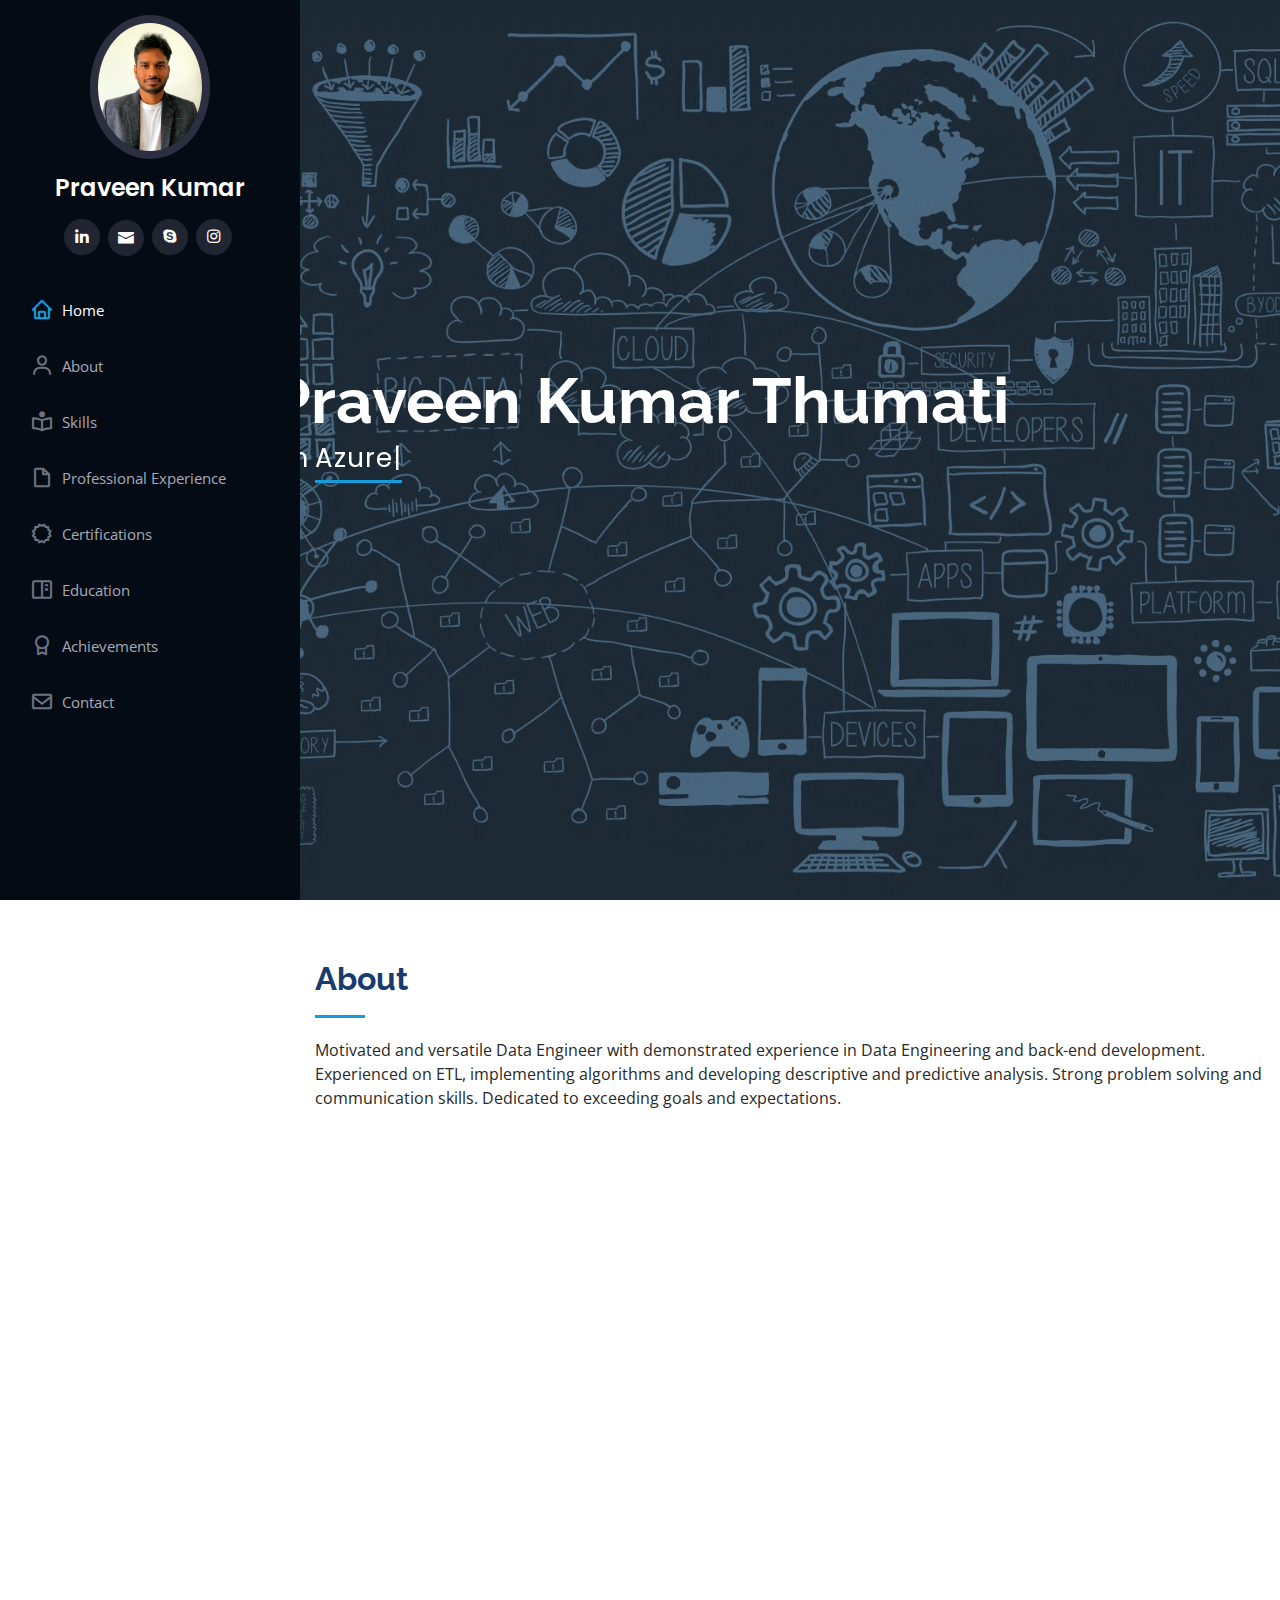
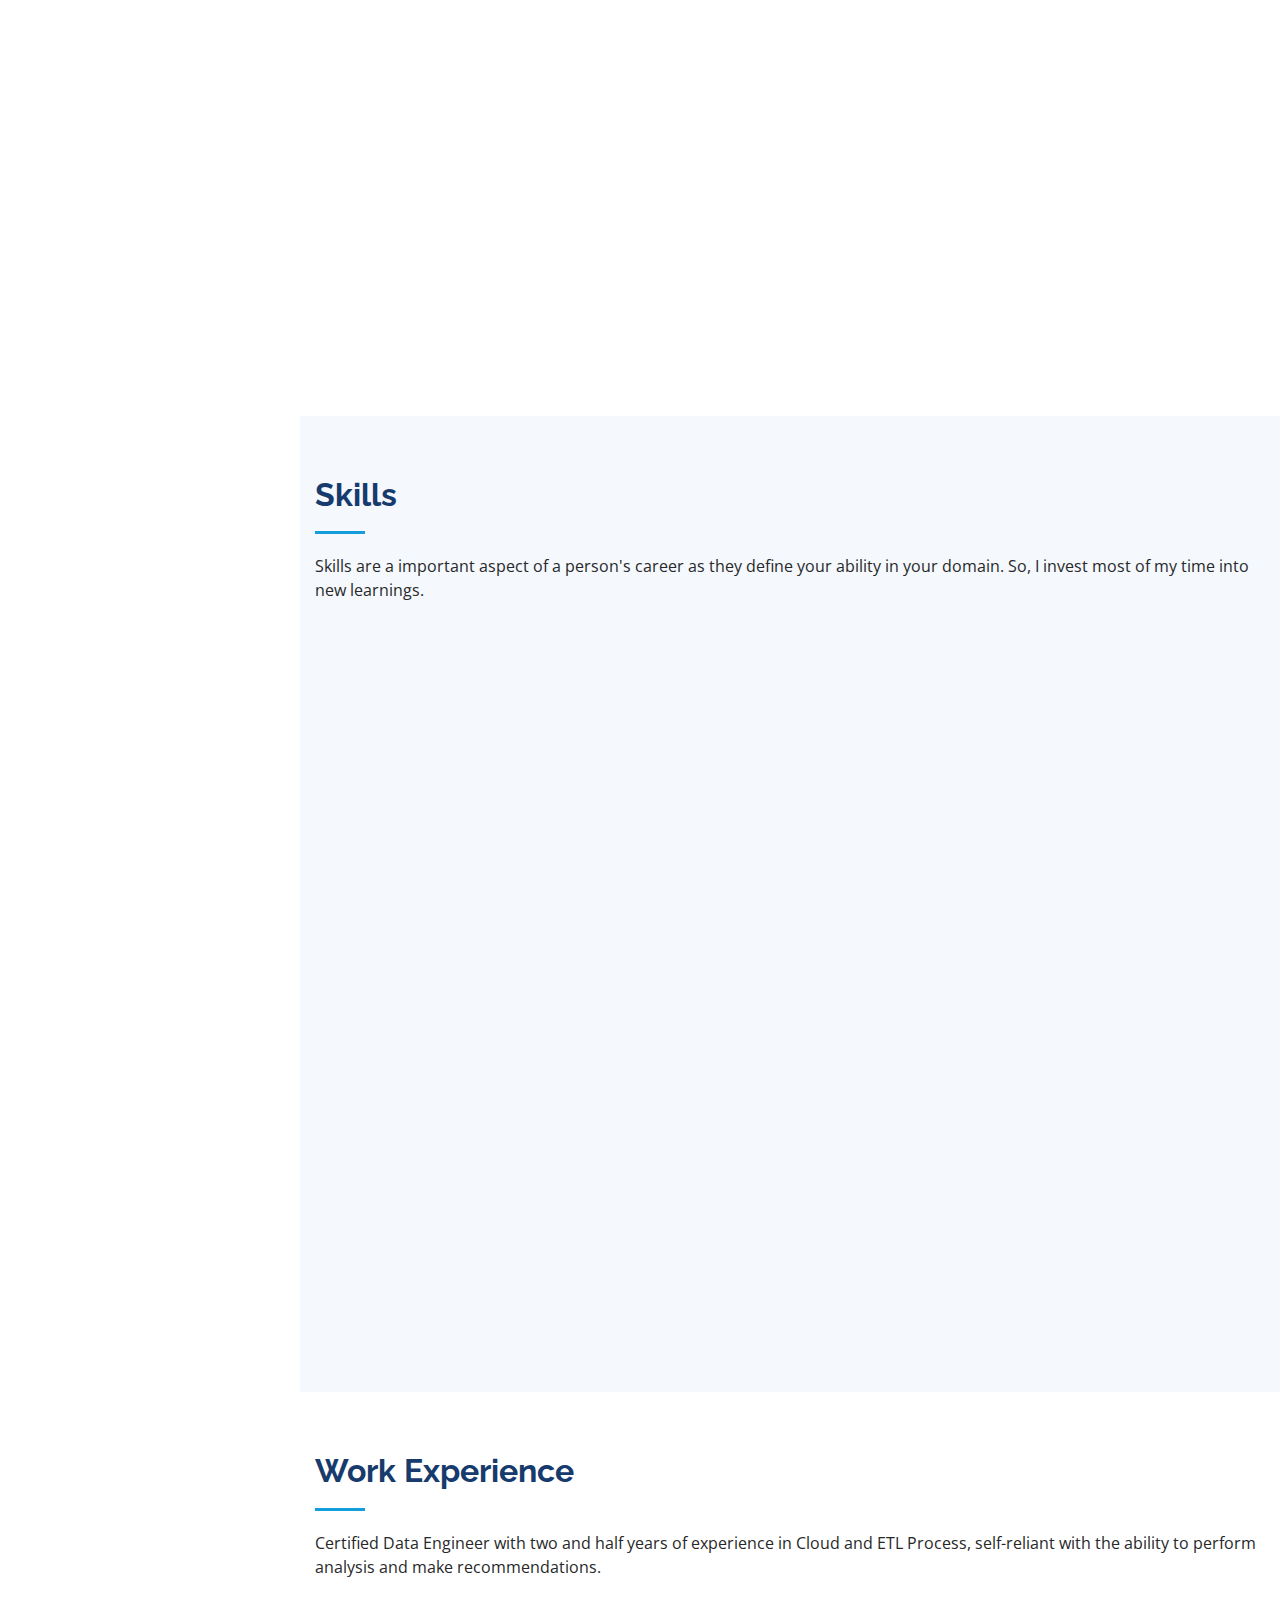
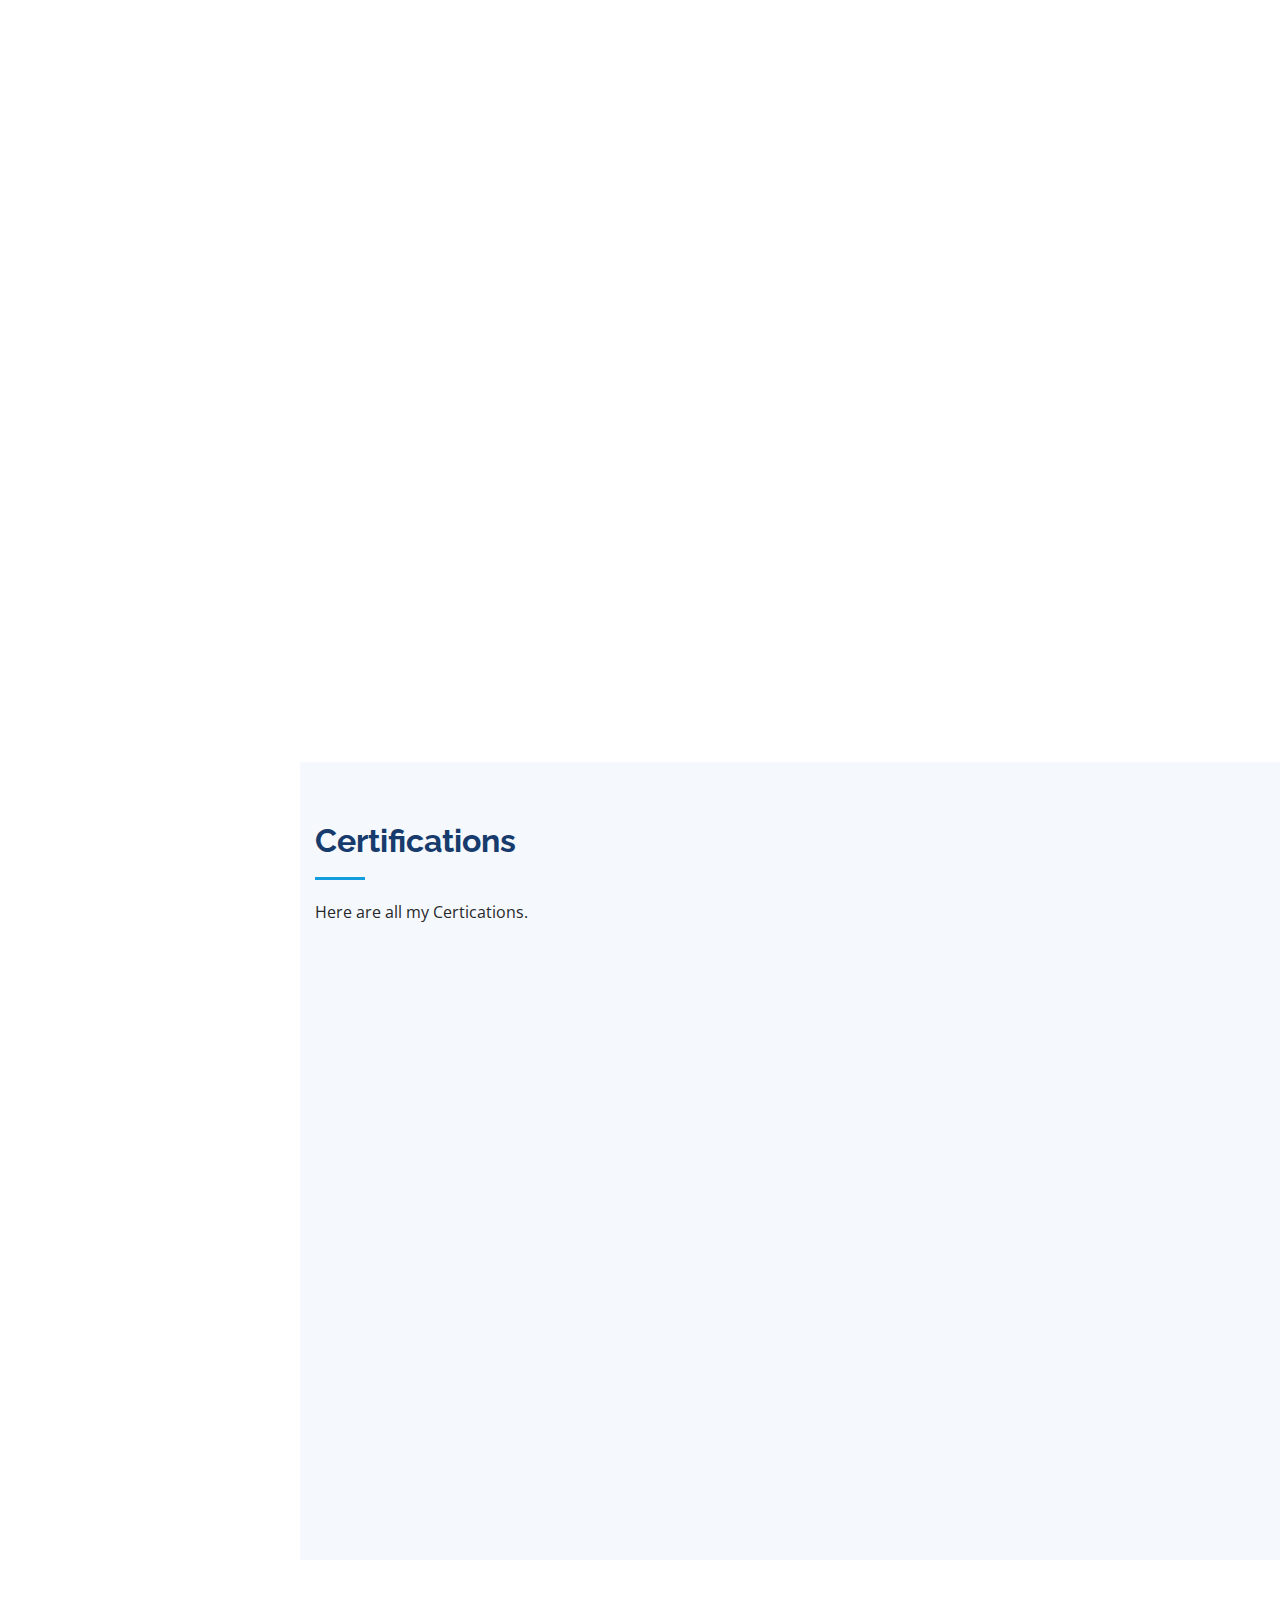
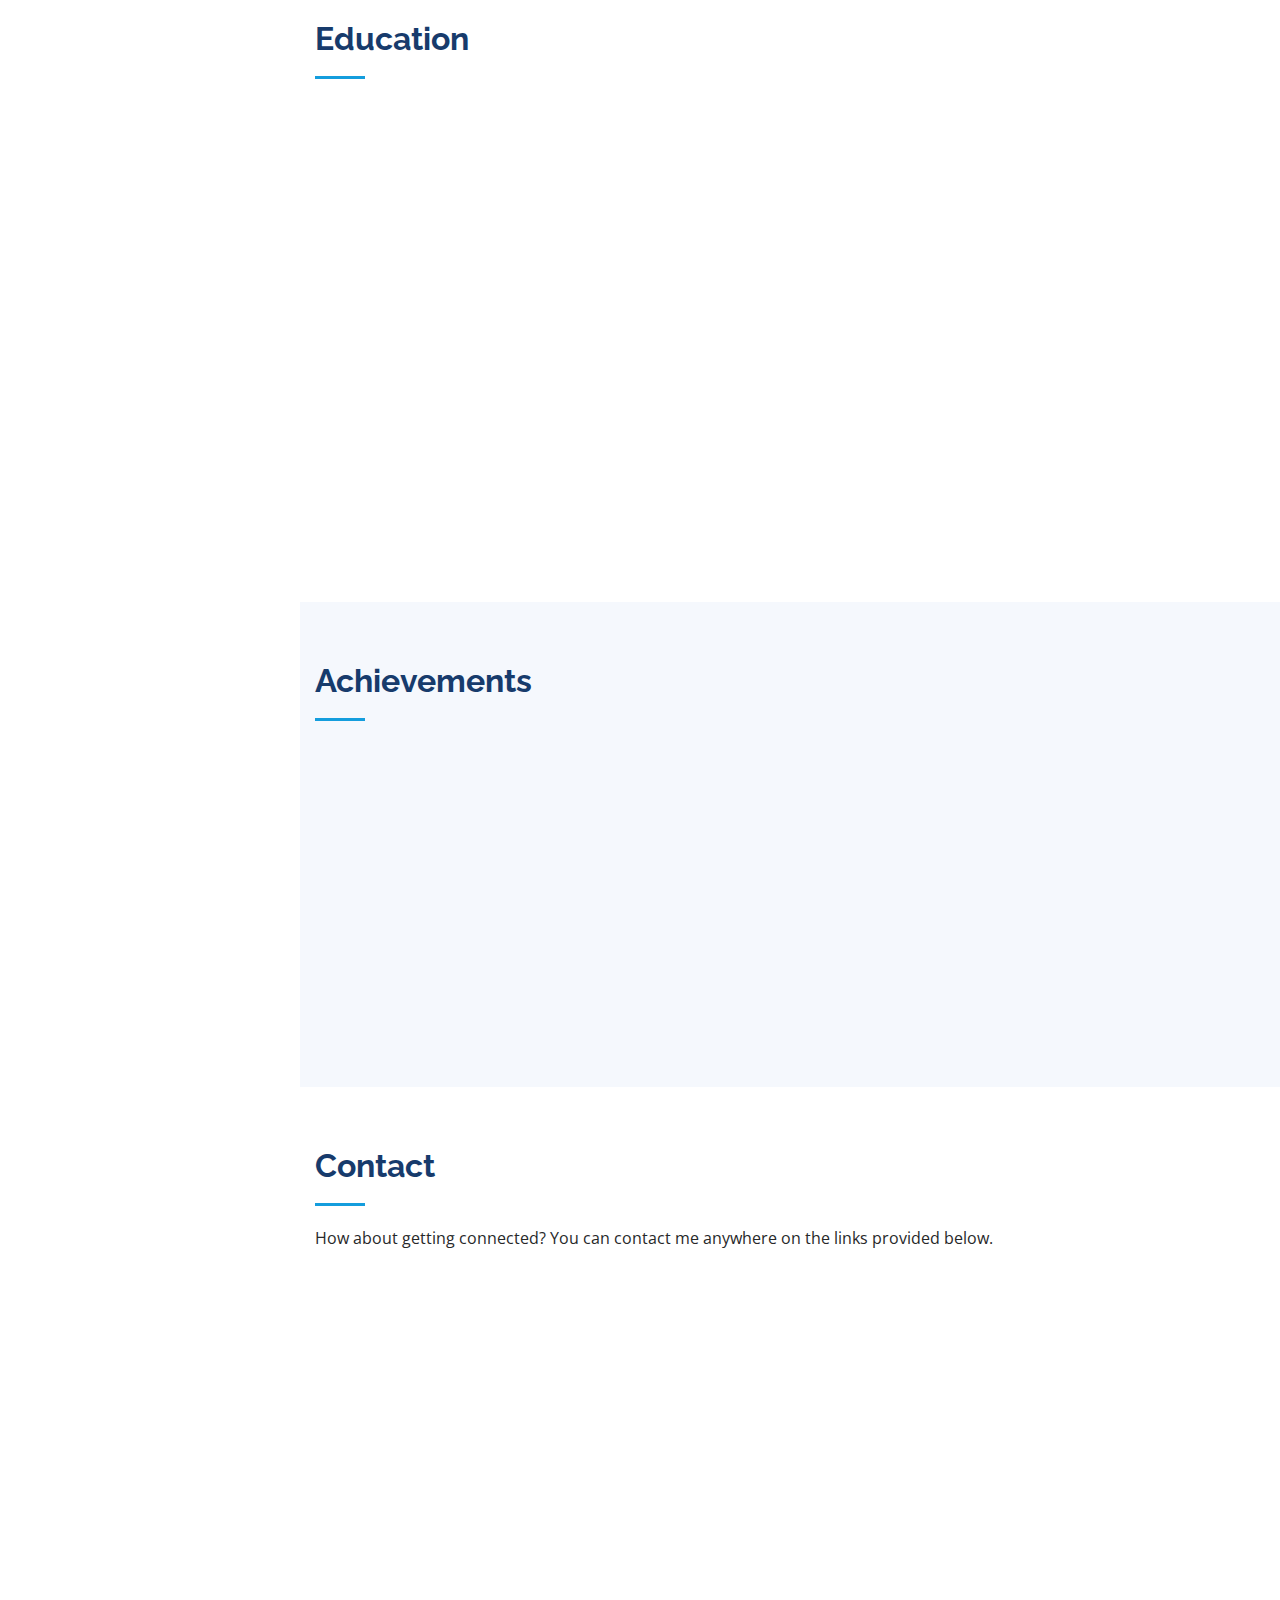
<file: index.html>
<!DOCTYPE html>
<html lang="en">

<head>
  <meta charset="utf-8">
  <meta content="width=device-width, initial-scale=1.0" name="viewport">

  <title>Praveen Kumar Thumati</title>
  <meta content="" name="description">
  <meta content="" name="keywords">

  <!-- Google Fonts -->
  <link href="https://fonts.googleapis.com/css?family=Open+Sans:300,300i,400,400i,600,600i,700,700i|Raleway:300,300i,400,400i,500,500i,600,600i,700,700i|Poppins:300,300i,400,400i,500,500i,600,600i,700,700i" rel="stylesheet">

  <!-- Vendor CSS Files -->
  <link href="assets/vendor/bootstrap/css/bootstrap.min.css" rel="stylesheet">
  <link href="assets/vendor/icofont/icofont.min.css" rel="stylesheet">
  <link href="assets/vendor/boxicons/css/boxicons.min.css" rel="stylesheet">
  <link href="assets/vendor/venobox/venobox.css" rel="stylesheet">
  <link href="assets/vendor/owl.carousel/assets/owl.carousel.min.css" rel="stylesheet">
  <link href="assets/vendor/aos/aos.css" rel="stylesheet">

  <!-- Template Main CSS File -->
  <link href="assets/css/style.css" rel="stylesheet">

</head>

<body>

  <!-- ======= Mobile nav toggle button ======= -->
  <button type="button" class="mobile-nav-toggle d-xl-none"><i class="icofont-navigation-menu"></i></button>

  <!-- ======= Header ======= -->
  <header id="header">
    <div class="d-flex flex-column">

      <div class="profile">
        <img src="assets/img/profile-img.jpg" alt="" class="img-fluid rounded-circle">
        <h1 class="text-light"><a href="index.html">Praveen Kumar</a></h1>
        <div class="social-links mt-3 text-center">
		  <a href="https://www.linkedin.com/in/praveen-kumar-t" class="linkedin"><i class="bx bxl-linkedin"></i></a>
          <a href="mailto:praveenkumart27@gmail.com" class="email"><i class='icofont-envelope'></i></a>
          <a href="https://join.skype.com/invite/CT1ptA4bmbXn" class="google-plus"><i class="bx bxl-skype"></i></a>
		  <a href="https://www.instagram.com/praveenkumart27/" class="instagram"><i class="bx bxl-instagram"></i></a>
          
        </div>
      </div>

      <nav class="nav-menu">
        <ul>
          <li class="active"><a href="#hero"><i class="bx bx-home"></i> <span>Home</span></a></li>
          <li><a href="#about"><i class="bx bx-user"></i> <span>About</span></a></li>
		  <li><a href="#skills"><i class="bx bx-book-reader"></i> <span>Skills</span></a></li>
          <li><a href="#resume"><i class="bx bx-file-blank"></i> <span>Professional Experience</span></a></li>
          <li><a href="#certifications"><i class='bx bx-certification'></i>Certifications</a></li>
		  <li><a href="#education"><i class="bx bx-book-content"></i>Education</a></li>	  
          <li><a href="#achievements"><i class='bx bx-award'></i> Achievements</a></li>
          <li><a href="#contact"><i class="bx bx-envelope"></i> Contact</a></li>

        </ul>
      </nav><!-- .nav-menu -->
      <button type="button" class="mobile-nav-toggle d-xl-none"><i class="icofont-navigation-menu"></i></button>

    </div>
  </header><!-- End Header -->

  <!-- ======= Hero Section ======= -->
  <section id="hero" class="d-flex flex-column justify-content-center align-items-center">
    <div class="hero-container" data-aos="fade-in">
      <h1>Praveen Kumar Thumati</h1>
      <p>I'm <span class="typed" data-typed-items="Azure Data Engineer, AWS Data Engineer, Back-end Developer, Data Scientist"></span></p>
    </div>
  </section><!-- End Hero -->

  <main id="main">

    <!-- ======= About Section ======= -->
    <section id="about" class="about resume">
      <div class="container">

        <div class="section-title">
          <h2>About</h2>
          <p>Motivated and versatile Data Engineer with demonstrated experience in Data Engineering and back-end development. Experienced on ETL, implementing algorithms and developing descriptive and predictive analysis. Strong problem solving and communication skills. Dedicated to exceeding goals and expectations.</p>
        </div>

        <div class="row">
          <div class="col-lg-4" data-aos="fade-right">
            <img src="assets/img/profile-img.jpg" class="img-fluid" alt="">
          </div>
		  <div class="col-lg-8 pt-4 pt-lg-0 pl-lg-5 content" data-aos="fade-left" data-aos-delay="100">
		  
		  
            <h3 class="resume-title">Journey</h3>
      <div class="resume-item">
              <h4>Data Engineer</h4>
              <h5>January,2022 - Present</h5>
              <p><em>KPMG, United Kingdom </em></p>
            </div>
			<div class="resume-item">
              <h4>MSc. Data Science and Analytics</h4>
              <h5>January,2021 - December 2021</h5>
              <p><em>Royal Holloway University of London, United Kingdom </em></p>
            </div>
			<div class="resume-item">
              <h4>Associate Consultant</h4>
              <h5>June, 2018 - December, 2020</h5>
              <p><em> Capgemini, India </em></p>
            </div>
			<div class="resume-item">
              <h4>BTech. Electronics and Communication Engineering</h4>
              <h5>August, 2014 - May, 2018</h5>
              <p><em> Sri Venkateswara College of Engineering, Tirupati, India </em></p>
            </div>
			<div class="resume-item">
              <h4>Intermediate(+2)</h4>
              <h5>August, 2012 - April, 2014</h5>
              <p><em> Narayana Junior College, Nellore, India </em></p>
            </div>
            <div class="resume-item">
              <h4>10 th</h4>
              <h5>2011- 2012</h5>
              <p><em>Camford English Medium High School, Chittoor, India </em></p>
            </div>
			<div class="resume-item">
              <h4>Born Day</h4>
              <h5>27 July 1996</h5>
              <p><em>Andhra Pradesh, India </em></p>
            </div>
            
          </div>
        </div>

      </div>
    </section><!-- End About Section -->


    <!-- ======= Skills Section ======= -->
    <section id="skills" class="skills section-bg">
      <div class="container">

        <div class="section-title">
          <h2>Skills</h2>
          <p>Skills are a important aspect of a person's career as they define your ability in your domain. So, I invest most of my time into new learnings.</p>
        </div>

        <div class="row skills-content">

          <div class="col-lg-6" data-aos="fade-up">

            <div class="progress">
              <span class="skill">Azure Data Factory <i class="val">95%</i></span>
              <div class="progress-bar-wrap">
                <div class="progress-bar" role="progressbar" aria-valuenow="95" aria-valuemin="0" aria-valuemax="100"></div>
              </div>
            </div>
			
			<div class="progress">
              <span class="skill">Azure Data Bricks <i class="val">85%</i></span>
              <div class="progress-bar-wrap">
                <div class="progress-bar" role="progressbar" aria-valuenow="85" aria-valuemin="0" aria-valuemax="100"></div>
              </div>
            </div>
			<div class="progress">
              <span class="skill">Azure Synapse Analytics <i class="val">90%</i></span>
              <div class="progress-bar-wrap">
                <div class="progress-bar" role="progressbar" aria-valuenow="90" aria-valuemin="0" aria-valuemax="100"></div>
              </div>
            </div>
			<div class="progress">
              <span class="skill">Azure Data Lake Service <i class="val">90%</i></span>
              <div class="progress-bar-wrap">
                <div class="progress-bar" role="progressbar" aria-valuenow="90" aria-valuemin="0" aria-valuemax="100"></div>
              </div>
            </div>
            <div class="progress">
              <span class="skill">Azure SQL Server <i class="val">95%</i></span>
              <div class="progress-bar-wrap">
                <div class="progress-bar" role="progressbar" aria-valuenow="95" aria-valuemin="0" aria-valuemax="100"></div>
              </div>
            </div>
            <div class="progress">
              <span class="skill">Azure CosmosDB <i class="val">70%</i></span>
              <div class="progress-bar-wrap">
                <div class="progress-bar" role="progressbar" aria-valuenow="70" aria-valuemin="0" aria-valuemax="100"></div>
              </div>
            </div>
			<div class="progress">
              <span class="skill">Azure Logic Apps<i class="val">80%</i></span>
              <div class="progress-bar-wrap">
                <div class="progress-bar" role="progressbar" aria-valuenow="80" aria-valuemin="0" aria-valuemax="100"></div>
              </div>
            </div>
			<div class="progress">
              <span class="skill">Azure DevOps<i class="val">70%</i></span>
              <div class="progress-bar-wrap">
                <div class="progress-bar" role="progressbar" aria-valuenow="70" aria-valuemin="0" aria-valuemax="100"></div>
              </div>
            </div>
			<div class="progress">
              <span class="skill">Azure Virtual Machine<i class="val">90%</i></span>
              <div class="progress-bar-wrap">
                <div class="progress-bar" role="progressbar" aria-valuenow="90" aria-valuemin="0" aria-valuemax="100"></div>
              </div>
            </div>
			<div class="progress">
              <span class="skill">Azure Key Vault<i class="val">90%</i></span>
              <div class="progress-bar-wrap">
                <div class="progress-bar" role="progressbar" aria-valuenow="90" aria-valuemin="0" aria-valuemax="100"></div>
              </div>
            </div>
			<div class="progress">
              <span class="skill">Azure Analysis Service<i class="val">60%</i></span>
              <div class="progress-bar-wrap">
                <div class="progress-bar" role="progressbar" aria-valuenow="60" aria-valuemin="0" aria-valuemax="100"></div>
              </div>
            </div>
			
			<div class="progress">
              <span class="skill">Machine Learning<i class="val">70%</i></span>
              <div class="progress-bar-wrap">
                <div class="progress-bar" role="progressbar" aria-valuenow="70" aria-valuemin="0" aria-valuemax="100"></div>
              </div>
            </div>
			<div class="progress">
              <span class="skill">Natural Language Processing <i class="val">50%</i></span>
              <div class="progress-bar-wrap">
                <div class="progress-bar" role="progressbar" aria-valuenow="50" aria-valuemin="0" aria-valuemax="100"></div>
              </div>
            </div>
			<div class="progress">
              <span class="skill">Power BI<i class="val">50%</i></span>
              <div class="progress-bar-wrap">
                <div class="progress-bar" role="progressbar" aria-valuenow="50" aria-valuemin="0" aria-valuemax="100"></div>
              </div>
            </div>

          </div>

          <div class="col-lg-6" data-aos="fade-up" data-aos-delay="100">

            <div class="progress">
              <span class="skill">AWS Glue <i class="val">80%</i></span>
              <div class="progress-bar-wrap">
                <div class="progress-bar" role="progressbar" aria-valuenow="80" aria-valuemin="0" aria-valuemax="100"></div>
              </div>
            </div>

            <div class="progress">
              <span class="skill">AWS Athena<i class="val">90%</i></span>
              <div class="progress-bar-wrap">
                <div class="progress-bar" role="progressbar" aria-valuenow="90" aria-valuemin="0" aria-valuemax="100"></div>
              </div>
            </div>

            <div class="progress">
              <span class="skill">AWS S3 <i class="val">90%</i></span>
              <div class="progress-bar-wrap">
                <div class="progress-bar" role="progressbar" aria-valuenow="90" aria-valuemin="0" aria-valuemax="100"></div>
              </div>
            </div>
			<div class="progress">
              <span class="skill">AWS EC2 <i class="val">85%</i></span>
              <div class="progress-bar-wrap">
                <div class="progress-bar" role="progressbar" aria-valuenow="85" aria-valuemin="0" aria-valuemax="100"></div>
              </div>
            </div>
			<div class="progress">
              <span class="skill">AWS EMR <i class="val">50%</i></span>
              <div class="progress-bar-wrap">
                <div class="progress-bar" role="progressbar" aria-valuenow="50" aria-valuemin="0" aria-valuemax="100"></div>
              </div>
            </div>
			<div class="progress">
              <span class="skill">AWS Lambda <i class="val">65%</i></span>
              <div class="progress-bar-wrap">
                <div class="progress-bar" role="progressbar" aria-valuenow="65" aria-valuemin="0" aria-valuemax="100"></div>
              </div>
            </div>
			<div class="progress">
              <span class="skill">AWS Redshift <i class="val">70%</i></span>
              <div class="progress-bar-wrap">
                <div class="progress-bar" role="progressbar" aria-valuenow="70" aria-valuemin="0" aria-valuemax="100"></div>
              </div>
            </div>
			<div class="progress">
              <span class="skill">AWS Cloud Watch <i class="val">90%</i></span>
              <div class="progress-bar-wrap">
                <div class="progress-bar" role="progressbar" aria-valuenow="90" aria-valuemin="0" aria-valuemax="100"></div>
              </div>
            </div>
			<div class="progress">
              <span class="skill">Python <i class="val">90%</i></span>
              <div class="progress-bar-wrap">
                <div class="progress-bar" role="progressbar" aria-valuenow="90" aria-valuemin="0" aria-valuemax="100"></div>
              </div>
            </div>
			<div class="progress">
              <span class="skill">PySpark <i class="val">95%</i></span>
              <div class="progress-bar-wrap">
                <div class="progress-bar" role="progressbar" aria-valuenow="95" aria-valuemin="0" aria-valuemax="100"></div>
              </div>
            </div>
			<div class="progress">
              <span class="skill">SQL & PL/SQL <i class="val">95%</i></span>
              <div class="progress-bar-wrap">
                <div class="progress-bar" role="progressbar" aria-valuenow="95" aria-valuemin="0" aria-valuemax="100"></div>
              </div>
            </div>
			<div class="progress">
              <span class="skill">Deep Learning<i class="val">80%</i></span>
              <div class="progress-bar-wrap">
                <div class="progress-bar" role="progressbar" aria-valuenow="80" aria-valuemin="0" aria-valuemax="100"></div>
              </div>
            </div>
			<div class="progress">
              <span class="skill">Linux/Unix<i class="val">60%</i></span>
              <div class="progress-bar-wrap">
                <div class="progress-bar" role="progressbar" aria-valuenow="60" aria-valuemin="0" aria-valuemax="100"></div>
              </div>
            </div>




          </div>

        </div>

      </div>
    </section><!-- End Skills Section -->

    <!-- ======= Resume Section ======= -->
    <section id="resume" class="resume">
      <div class="container">

        <div class="section-title">
          <h2>Work Experience</h2>
          <p>Certified Data Engineer with two and half years of experience
in Cloud and ETL Process, self-reliant with the ability to
perform analysis and make recommendations.</p>
        </div>

        <div class="row">
          <div class="col-lg-6" data-aos="fade-up">
            <h3 class="resume-title">Sumary</h3>
            <div class="resume-item pb-0">
              <ul>
                <li>Designing and implementing Big data ETL solution using Azure Data Factory, Azure Data Bricks, Azure Synapse, Azure
Data Lake and Azure SQL Server.</li>
                <li>Migrating ETL solution built on Data Factory and SQL Server to Azure Synapse analytics(Azure DWH).</li>
                <li>Designed and Built an automated notification system for Data Quality issues using Logic apps and SQL server.</li>
				<li>Built an Automation script for Cube level data validations using python.</li>
				<li>Implemented an ELTL Solution on AWS Cloud using Glue, S3, Athena, Lambda, Ec2 and DynamoDB. Used PySpark
Programming for Data pre-processing in AWS Glue.</li>
				<li>Built a model to auto create and update Materialized views on AWS Athena using EC2 and Autosys.</li>
				<li>Built a semantic data model using AWS Athena, AWS S3, and EC2.</li>
				<li>Experienced in Documenting functional and technical designs and implementation's, along side with requirement
gatherings and presenting solutions it to clients.</li>
              </ul>
            </div>
          </div>
          
          </div>
        </div>

      </div>
    </section><!-- End Resume Section -->

    <!-- ======= Portfolio Section ======= -->
    <section id="certifications" class="portfolio section-bg">
      <div class="container">

        <div class="section-title">
          <h2>Certifications</h2>
          <p>Here are all my Certications.</p></div>

        <div class="row" data-aos="fade-up">
          <div class="col-lg-12 d-flex justify-content-center">
            <ul id="portfolio-flters">
            </ul>
          </div>
        </div>

        <div class="row portfolio-container" data-aos="fade-up" data-aos-delay="100">

          <div class="col-lg-4 col-md-6 portfolio-item filter-app">
            <div class="portfolio-wrap">
              <img src="assets/cert/de.png" class="img-fluid" alt="">		  
              <div class="portfolio-links">
                <a href="assets/cert/de.png" data-gall="portfolioGallery" class="venobox" title="App 1"><i class="bx bx-plus"></i></a>
              </div>
            </div>
          </div>

          <div class="col-lg-4 col-md-6 portfolio-item filter-web">
            <div class="portfolio-wrap">
              <img src="assets/cert/da.png" class="img-fluid" alt="">
              <div class="portfolio-links">
                <a href="assets/cert/da.png" data-gall="portfolioGallery" class="venobox" title="Web 3"><i class="bx bx-plus"></i></a>
              </div>
            </div>
          </div>

          <div class="col-lg-4 col-md-6 portfolio-item filter-app">
            <div class="portfolio-wrap">
              <img src="assets/cert/af.png" class="img-fluid" alt="">
              <div class="portfolio-links">
                <a href="assets/cert/af.png" data-gall="portfolioGallery" class="venobox" title="App 2"><i class="bx bx-plus"></i></a>
              </div>
            </div>
          </div>

          <div class="col-lg-4 col-md-6 portfolio-item filter-card">
            <div class="portfolio-wrap">
              <img src="assets/cert/df.png" class="img-fluid" alt="">
              <div class="portfolio-links">
                <a href="assets/cert/df.png" data-gall="portfolioGallery" class="venobox" title="Card 2"><i class="bx bx-plus"></i></a>
              </div>
            </div>
          </div>

          <div class="col-lg-4 col-md-6 portfolio-item filter-web">
            <div class="portfolio-wrap">
              <img src="assets/cert/oci.png" class="img-fluid" alt="">
              <div class="portfolio-links">
                <a href="assets/cert/oci.png" data-gall="portfolioGallery" class="venobox" title="Web 2"><i class="bx bx-plus"></i></a>
              </div>
            </div>
          </div>

        </div>

      </div>
    </section><!-- End Portfolio Section -->

    <!-- ======= Services Section ======= -->
        <section id="education" class="resume">
      <div class="container">

        <div class="section-title">
          <h2>Education</h2>
        </div>

        <div class="row">
          <div class="col-lg-6" data-aos="fade-up">
            <h3 class="resume-title">MSc. Data Science and Analytics</h3>
            <div class="resume-item pb-0">
              <ul>
                <li>Royal Holloway University of London, United Kingdom</li>
                <li>January 2021 - Present</li>
                <li>Core Modules: Machine Learning, Deep Learning, Natural Language processing, Big Data</li>
				<li>Programming Skills: Python, R, PySpark, SQL</li>
              </ul>
            </div>
			<h3 class="resume-title">BTech. Electronics and Communication Engineering</h3>
            <div class="resume-item pb-0">
              <ul>
                <li>Sri Venkateswara College of Engineering, Tirupati India</li>
                <li>August 2014 - May 2018</li>
              </ul>
            </div>
          </div>
          
          </div>
        </div>

      </div>
    </section>
	<!-- End Services Section -->

    <!-- ======= Testimonials Section ======= -->
    <section id="achievements" class="testimonials section-bg">
      <div class="container">

        <div class="section-title">
          <h2>Achievements</h2>
        </div>
		<div class="row" data-aos="fade-up">
          <div class="col-lg-12 d-flex justify-content-center">
            <ul id="portfolio-flters">
            </ul>
          </div>
        </div>

        <div class="row portfolio-container" data-aos="fade-up" data-aos-delay="100">

          <div class="col-lg-4 col-md-6 portfolio-item filter-app">
            <div class="portfolio-wrap">
              <img src="assets/cert/xm.jpg" class="img-fluid" alt="">		  
              <div class="portfolio-links">
                <a href="assets/cert/xm.jpg" data-gall="portfolioGallery" class="venobox" title="App 1"><i class="bx bx-plus"></i></a>
              </div>
            </div>
          </div>

          <div class="col-lg-4 col-md-6 portfolio-item filter-web">
            <div class="portfolio-wrap">
              <img src="assets/cert/idea.jpg" class="img-fluid" alt="">
              <div class="portfolio-links">
                <a href="assets/cert/idea.jpg" data-gall="portfolioGallery" class="venobox" title="Web 3"><i class="bx bx-plus"></i></a>
              </div>
            </div>
          </div>

        
      </div>
    </section><!-- End Testimonials Section -->

    <!-- ======= Contact Section ======= -->
    <section id="contact" class="contact">
      <div class="container">

        <div class="section-title">
          <h2>Contact</h2>
          <p>How about getting connected?
You can contact me anywhere on the links provided below.</p></div>

        <div class="row" data-aos="fade-in">

          <div class="col-lg-5 d-flex align-items-stretch">
            <div class="info">
              <div class="address">
                <i class="icofont-google-map"></i>
                <h4>Location:</h4>
                <p>29, Ragstone Road, Slough, United Kingdom,          
				SL12PP</p>
              </div>

              <div class="email">
                <a href="mailto:praveenkumart27@gmail.com" class="email">
				<i class="icofont-envelope"></i>
                <h4>Email:</h4>
                <p>praveenkumart27@gmail.com</p>
              </div>

              <div class="phone">
                <i class="icofont-phone"></i>
                <h4>Call:</h4>
                <p>+44 74692 99025</p>
              </div>
			  
			  <div class="linkedin">
                <a href="https://www.linkedin.com/in/praveen-kumar-t" class="linkedin"><i class="bx bxl-linkedin"></i></a>
                <h4>LinkedIn:</h4>
                <p>Praveen Kumar Thumati</p>
              </div>
			  
			  

            </div>

          </div>

        </div>

      </div>
    </section><!-- End Contact Section -->

  </main><!-- End #main -->

  <!-- ======= Footer ======= -->
  <footer id="footer">
    <div class="container">
    </div>
  </footer><!-- End  Footer -->

  <a href="#" class="back-to-top"><i class="icofont-simple-up"></i></a>

  <!-- Vendor JS Files -->
  <script src="assets/vendor/jquery/jquery.min.js"></script>
  <script src="assets/vendor/bootstrap/js/bootstrap.bundle.min.js"></script>
  <script src="assets/vendor/jquery.easing/jquery.easing.min.js"></script>
  <script src="assets/vendor/php-email-form/validate.js"></script>
  <script src="assets/vendor/waypoints/jquery.waypoints.min.js"></script>
  <script src="assets/vendor/counterup/counterup.min.js"></script>
  <script src="assets/vendor/isotope-layout/isotope.pkgd.min.js"></script>
  <script src="assets/vendor/venobox/venobox.min.js"></script>
  <script src="assets/vendor/owl.carousel/owl.carousel.min.js"></script>
  <script src="assets/vendor/typed.js/typed.min.js"></script>
  <script src="assets/vendor/aos/aos.js"></script>

  <!-- Template Main JS File -->
  <script src="assets/js/main.js"></script>

</body>

</html>
</file>
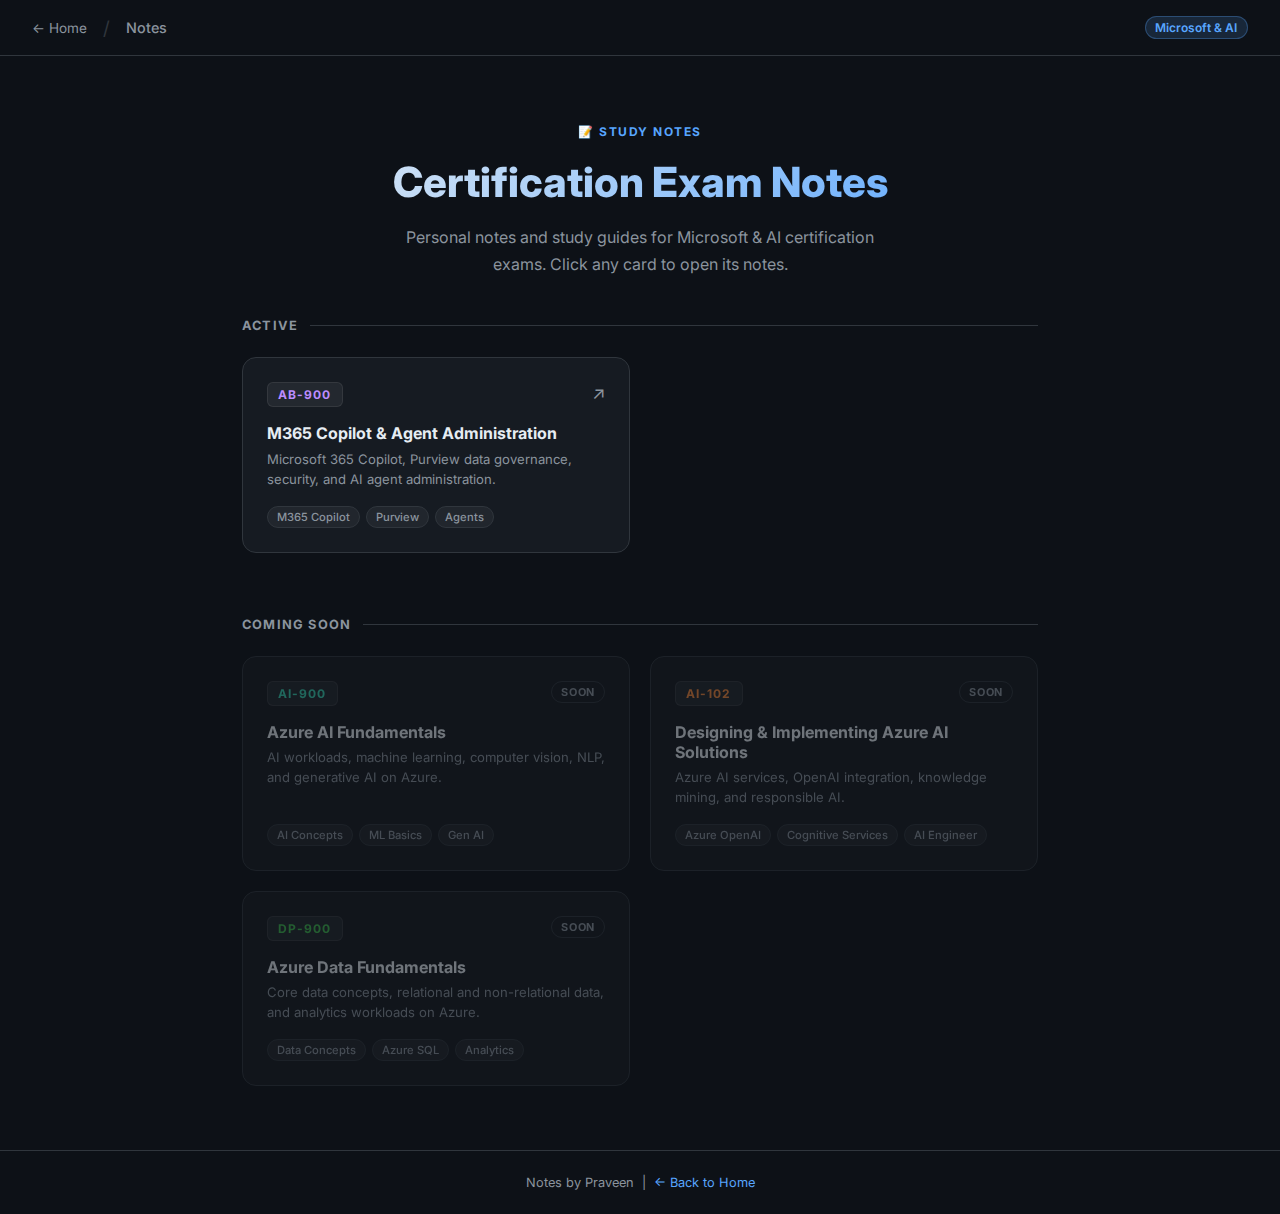
<file: notes/index.html>
<!DOCTYPE html>
<html lang="en">
<head>
  <meta charset="UTF-8">
  <meta name="viewport" content="width=device-width, initial-scale=1.0">
  <title>My Notes | Praveen's Learning Hub</title>
  <style>
    @import url('https://fonts.googleapis.com/css2?family=Inter:wght@300;400;500;600;700;800&display=swap');

    :root {
      --bg: #0d1117;
      --bg-card: #161b22;
      --bg-card-hover: #1c2333;
      --border: #30363d;
      --border-hover: #58a6ff;
      --text: #e6edf3;
      --text-muted: #8b949e;
      --blue: #58a6ff;
      --purple: #bc8cff;
      --green: #3fb950;
      --orange: #f0883e;
      --pink: #ff7b72;
      --teal: #39d0b0;
      --radius: 14px;
    }

    * { box-sizing: border-box; margin: 0; padding: 0; }
    html { scroll-behavior: smooth; }

    body {
      font-family: 'Inter', -apple-system, BlinkMacSystemFont, 'Segoe UI', sans-serif;
      background: var(--bg);
      color: var(--text);
      min-height: 100vh;
      -webkit-font-smoothing: antialiased;
    }

    /* ── TOP BAR ── */
    .topbar {
      border-bottom: 1px solid var(--border);
      padding: 0 2rem;
      display: flex;
      align-items: center;
      justify-content: space-between;
      height: 56px;
    }
    .topbar-left {
      display: flex;
      align-items: center;
      gap: 1rem;
    }
    .back-link {
      display: inline-flex;
      align-items: center;
      gap: 0.4rem;
      color: var(--text-muted);
      font-size: 0.85rem;
      text-decoration: none;
      transition: color 0.2s;
    }
    .back-link:hover { color: var(--blue); }
    .topbar-sep { color: var(--border); font-size: 1.2rem; }
    .topbar-title {
      font-size: 0.9rem;
      font-weight: 500;
      color: var(--text-muted);
    }
    .topbar-badge {
      font-size: 0.75rem;
      font-weight: 600;
      padding: 0.2rem 0.6rem;
      border-radius: 20px;
      background: rgba(88,166,255,0.15);
      color: var(--blue);
      border: 1px solid rgba(88,166,255,0.3);
    }

    /* ── HERO ── */
    .hero {
      max-width: 860px;
      margin: 0 auto;
      padding: 4rem 2rem 2.5rem;
      text-align: center;
    }
    .hero-label {
      display: inline-block;
      font-size: 0.75rem;
      font-weight: 700;
      letter-spacing: 1.5px;
      text-transform: uppercase;
      color: var(--blue);
      margin-bottom: 1.2rem;
    }
    .hero h1 {
      font-size: clamp(1.8rem, 4vw, 2.6rem);
      font-weight: 800;
      line-height: 1.2;
      margin-bottom: 1rem;
      background: linear-gradient(135deg, var(--text) 0%, var(--blue) 100%);
      -webkit-background-clip: text;
      -webkit-text-fill-color: transparent;
      background-clip: text;
    }
    .hero p {
      font-size: 1rem;
      color: var(--text-muted);
      max-width: 520px;
      margin: 0 auto;
      line-height: 1.7;
    }

    /* ── SECTION LABEL ── */
    .section {
      max-width: 860px;
      margin: 0 auto;
      padding: 0 2rem 4rem;
    }
    .section-header {
      display: flex;
      align-items: center;
      gap: 0.75rem;
      margin-bottom: 1.5rem;
    }
    .section-header h2 {
      font-size: 0.8rem;
      font-weight: 700;
      letter-spacing: 1.2px;
      text-transform: uppercase;
      color: var(--text-muted);
    }
    .section-line {
      flex: 1;
      height: 1px;
      background: var(--border);
    }

    /* ── EXAM CARDS GRID ── */
    .cards-grid {
      display: grid;
      grid-template-columns: repeat(auto-fill, minmax(280px, 1fr));
      gap: 1.25rem;
    }

    .exam-card {
      background: var(--bg-card);
      border: 1px solid var(--border);
      border-radius: var(--radius);
      padding: 1.5rem;
      text-decoration: none;
      color: inherit;
      display: flex;
      flex-direction: column;
      gap: 1rem;
      position: relative;
      overflow: hidden;
      transition: border-color 0.2s, background 0.2s, transform 0.2s, box-shadow 0.2s;
      cursor: pointer;
    }
    .exam-card::before {
      content: '';
      position: absolute;
      top: 0; left: 0; right: 0;
      height: 3px;
      background: var(--card-accent, var(--blue));
      opacity: 0;
      transition: opacity 0.2s;
    }
    .exam-card:hover {
      border-color: var(--card-accent, var(--blue));
      background: var(--bg-card-hover);
      transform: translateY(-3px);
      box-shadow: 0 8px 32px rgba(0,0,0,0.35);
    }
    .exam-card:hover::before { opacity: 1; }

    /* color accents per card */
    .exam-card.blue  { --card-accent: var(--blue); }
    .exam-card.purple { --card-accent: var(--purple); }
    .exam-card.green { --card-accent: var(--green); }
    .exam-card.orange { --card-accent: var(--orange); }
    .exam-card.teal  { --card-accent: var(--teal); }
    .exam-card.pink  { --card-accent: var(--pink); }

    .card-top {
      display: flex;
      align-items: flex-start;
      justify-content: space-between;
      gap: 0.5rem;
    }
    .card-code {
      font-size: 0.75rem;
      font-weight: 700;
      letter-spacing: 1px;
      text-transform: uppercase;
      padding: 0.25rem 0.65rem;
      border-radius: 6px;
      background: rgba(255,255,255,0.06);
      color: var(--card-accent, var(--blue));
      border: 1px solid rgba(255,255,255,0.08);
    }
    .card-arrow {
      font-size: 1.1rem;
      color: var(--text-muted);
      transition: transform 0.2s, color 0.2s;
    }
    .exam-card:hover .card-arrow {
      transform: translate(3px, -3px);
      color: var(--card-accent, var(--blue));
    }

    .card-body h3 {
      font-size: 1rem;
      font-weight: 700;
      color: var(--text);
      margin-bottom: 0.35rem;
    }
    .card-body p {
      font-size: 0.82rem;
      color: var(--text-muted);
      line-height: 1.55;
    }

    .card-tags {
      display: flex;
      flex-wrap: wrap;
      gap: 0.4rem;
      margin-top: auto;
    }
    .card-tag {
      font-size: 0.7rem;
      font-weight: 500;
      padding: 0.18rem 0.55rem;
      border-radius: 20px;
      background: rgba(255,255,255,0.05);
      color: var(--text-muted);
      border: 1px solid var(--border);
    }

    /* ── COMING SOON CARD ── */
    .exam-card.soon {
      opacity: 0.45;
      cursor: default;
      pointer-events: none;
    }
    .exam-card.soon:hover { transform: none; box-shadow: none; }
    .soon-badge {
      font-size: 0.68rem;
      font-weight: 700;
      letter-spacing: 0.8px;
      text-transform: uppercase;
      color: var(--text-muted);
      padding: 0.2rem 0.55rem;
      border-radius: 20px;
      border: 1px solid var(--border);
    }

    /* ── FOOTER ── */
    footer {
      border-top: 1px solid var(--border);
      padding: 1.5rem 2rem;
      text-align: center;
      color: var(--text-muted);
      font-size: 0.8rem;
    }
    footer a {
      color: var(--blue);
      text-decoration: none;
    }
    footer a:hover { text-decoration: underline; }
  </style>
</head>
<body>

  <!-- TOP BAR -->
  <nav class="topbar">
    <div class="topbar-left">
      <a href="../index.html" class="back-link">&#8592; Home</a>
      <span class="topbar-sep">/</span>
      <span class="topbar-title">Notes</span>
    </div>
    <span class="topbar-badge">Microsoft &amp; AI</span>
  </nav>

  <!-- HERO -->
  <div class="hero">
    <span class="hero-label">&#128221; Study Notes</span>
    <h1>Certification Exam Notes</h1>
    <p>Personal notes and study guides for Microsoft &amp; AI certification exams. Click any card to open its notes.</p>
  </div>

  <!-- ACTIVE CERTIFICATIONS -->
  <div class="section">
    <div class="section-header">
      <h2>Active</h2>
      <div class="section-line"></div>
    </div>

    <div class="cards-grid">

      <!-- AB-900 -->
      <a class="exam-card purple" href="ab-900/index.html">
        <div class="card-top">
          <span class="card-code">AB-900</span>
          <span class="card-arrow">&#8599;</span>
        </div>
        <div class="card-body">
          <h3>M365 Copilot &amp; Agent Administration</h3>
          <p>Microsoft 365 Copilot, Purview data governance, security, and AI agent administration.</p>
        </div>
        <div class="card-tags">
          <span class="card-tag">M365 Copilot</span>
          <span class="card-tag">Purview</span>
          <span class="card-tag">Agents</span>
        </div>
      </a>

    </div>
  </div>

  <!-- COMING SOON -->
  <div class="section" style="padding-top: 0;">
    <div class="section-header">
      <h2>Coming Soon</h2>
      <div class="section-line"></div>
    </div>

    <div class="cards-grid">

      <div class="exam-card teal soon">
        <div class="card-top">
          <span class="card-code">AI-900</span>
          <span class="soon-badge">Soon</span>
        </div>
        <div class="card-body">
          <h3>Azure AI Fundamentals</h3>
          <p>AI workloads, machine learning, computer vision, NLP, and generative AI on Azure.</p>
        </div>
        <div class="card-tags">
          <span class="card-tag">AI Concepts</span>
          <span class="card-tag">ML Basics</span>
          <span class="card-tag">Gen AI</span>
        </div>
      </div>

      <div class="exam-card orange soon">
        <div class="card-top">
          <span class="card-code">AI-102</span>
          <span class="soon-badge">Soon</span>
        </div>
        <div class="card-body">
          <h3>Designing &amp; Implementing Azure AI Solutions</h3>
          <p>Azure AI services, OpenAI integration, knowledge mining, and responsible AI.</p>
        </div>
        <div class="card-tags">
          <span class="card-tag">Azure OpenAI</span>
          <span class="card-tag">Cognitive Services</span>
          <span class="card-tag">AI Engineer</span>
        </div>
      </div>

      <div class="exam-card green soon">
        <div class="card-top">
          <span class="card-code">DP-900</span>
          <span class="soon-badge">Soon</span>
        </div>
        <div class="card-body">
          <h3>Azure Data Fundamentals</h3>
          <p>Core data concepts, relational and non-relational data, and analytics workloads on Azure.</p>
        </div>
        <div class="card-tags">
          <span class="card-tag">Data Concepts</span>
          <span class="card-tag">Azure SQL</span>
          <span class="card-tag">Analytics</span>
        </div>
      </div>

    </div>
  </div>

  <footer>
    <p>Notes by Praveen &nbsp;|&nbsp; <a href="../index.html">&#8592; Back to Home</a></p>
  </footer>

</body>
</html>
</file>
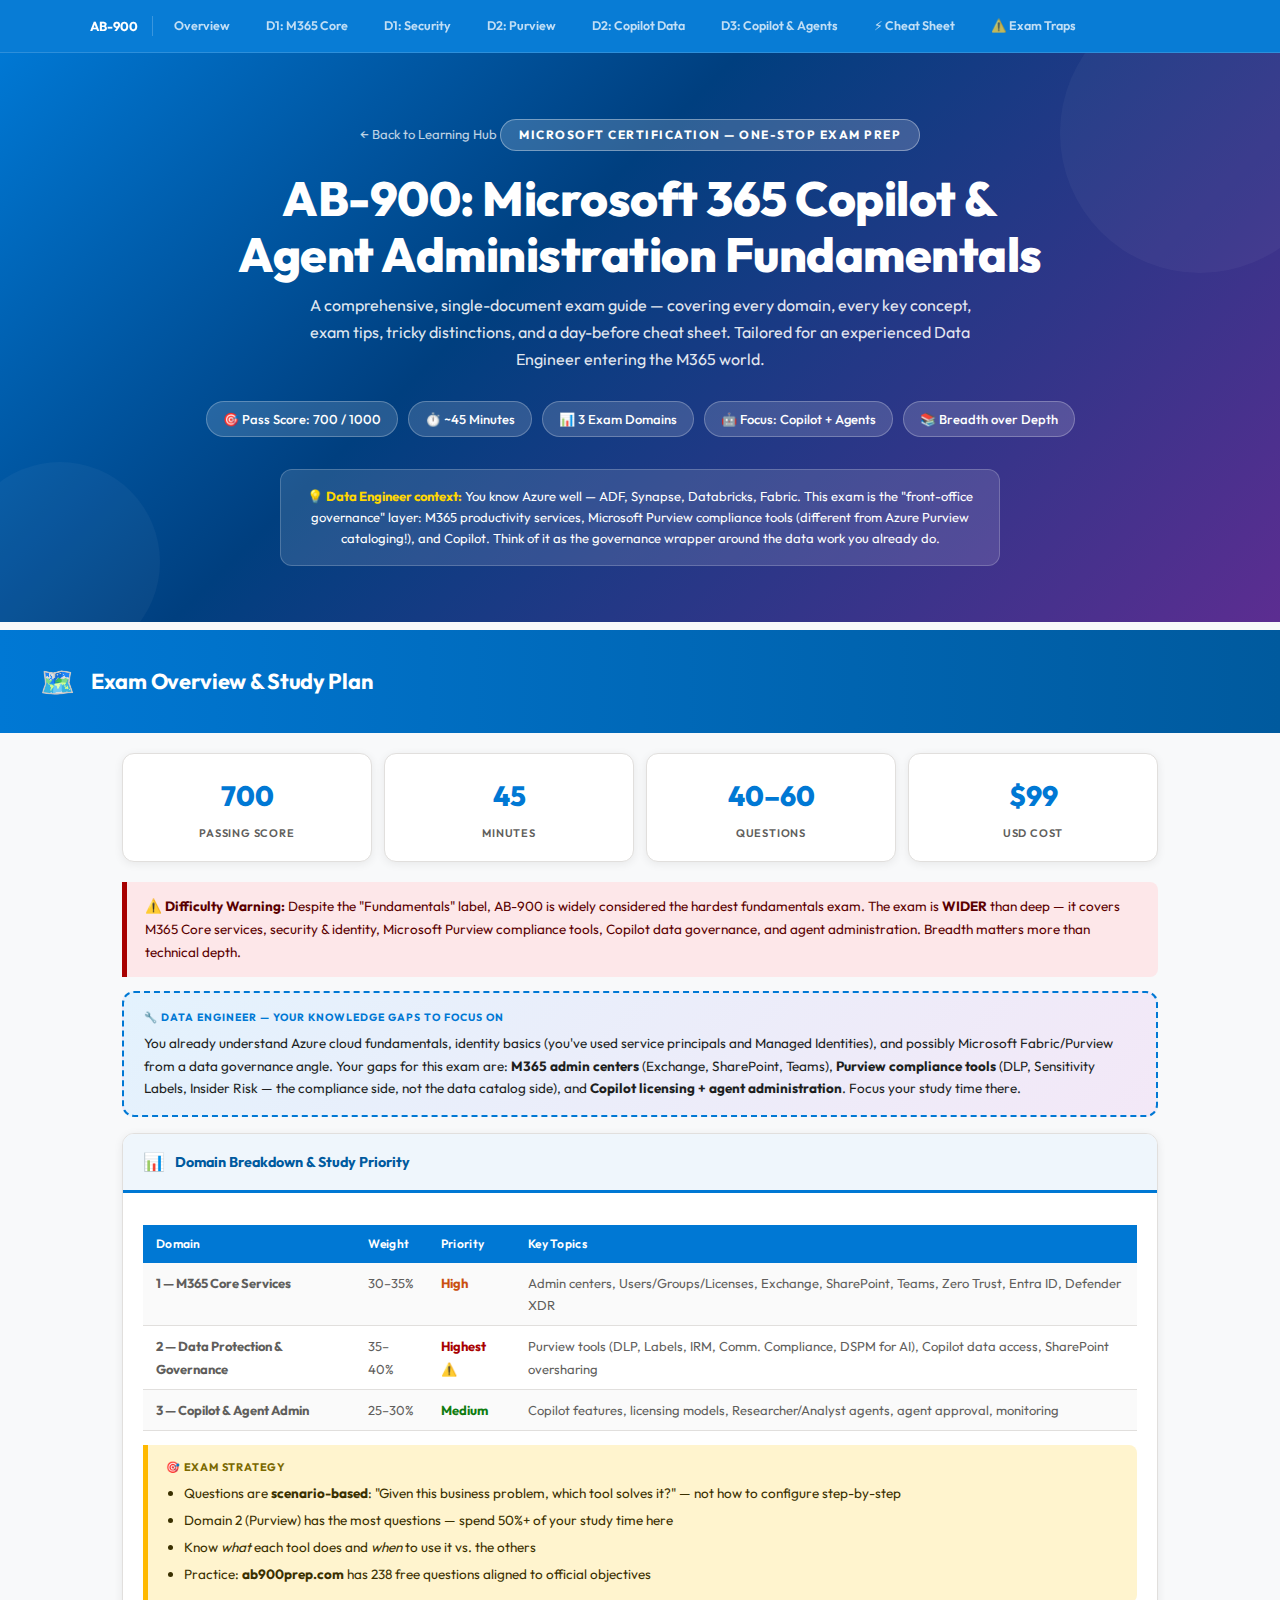
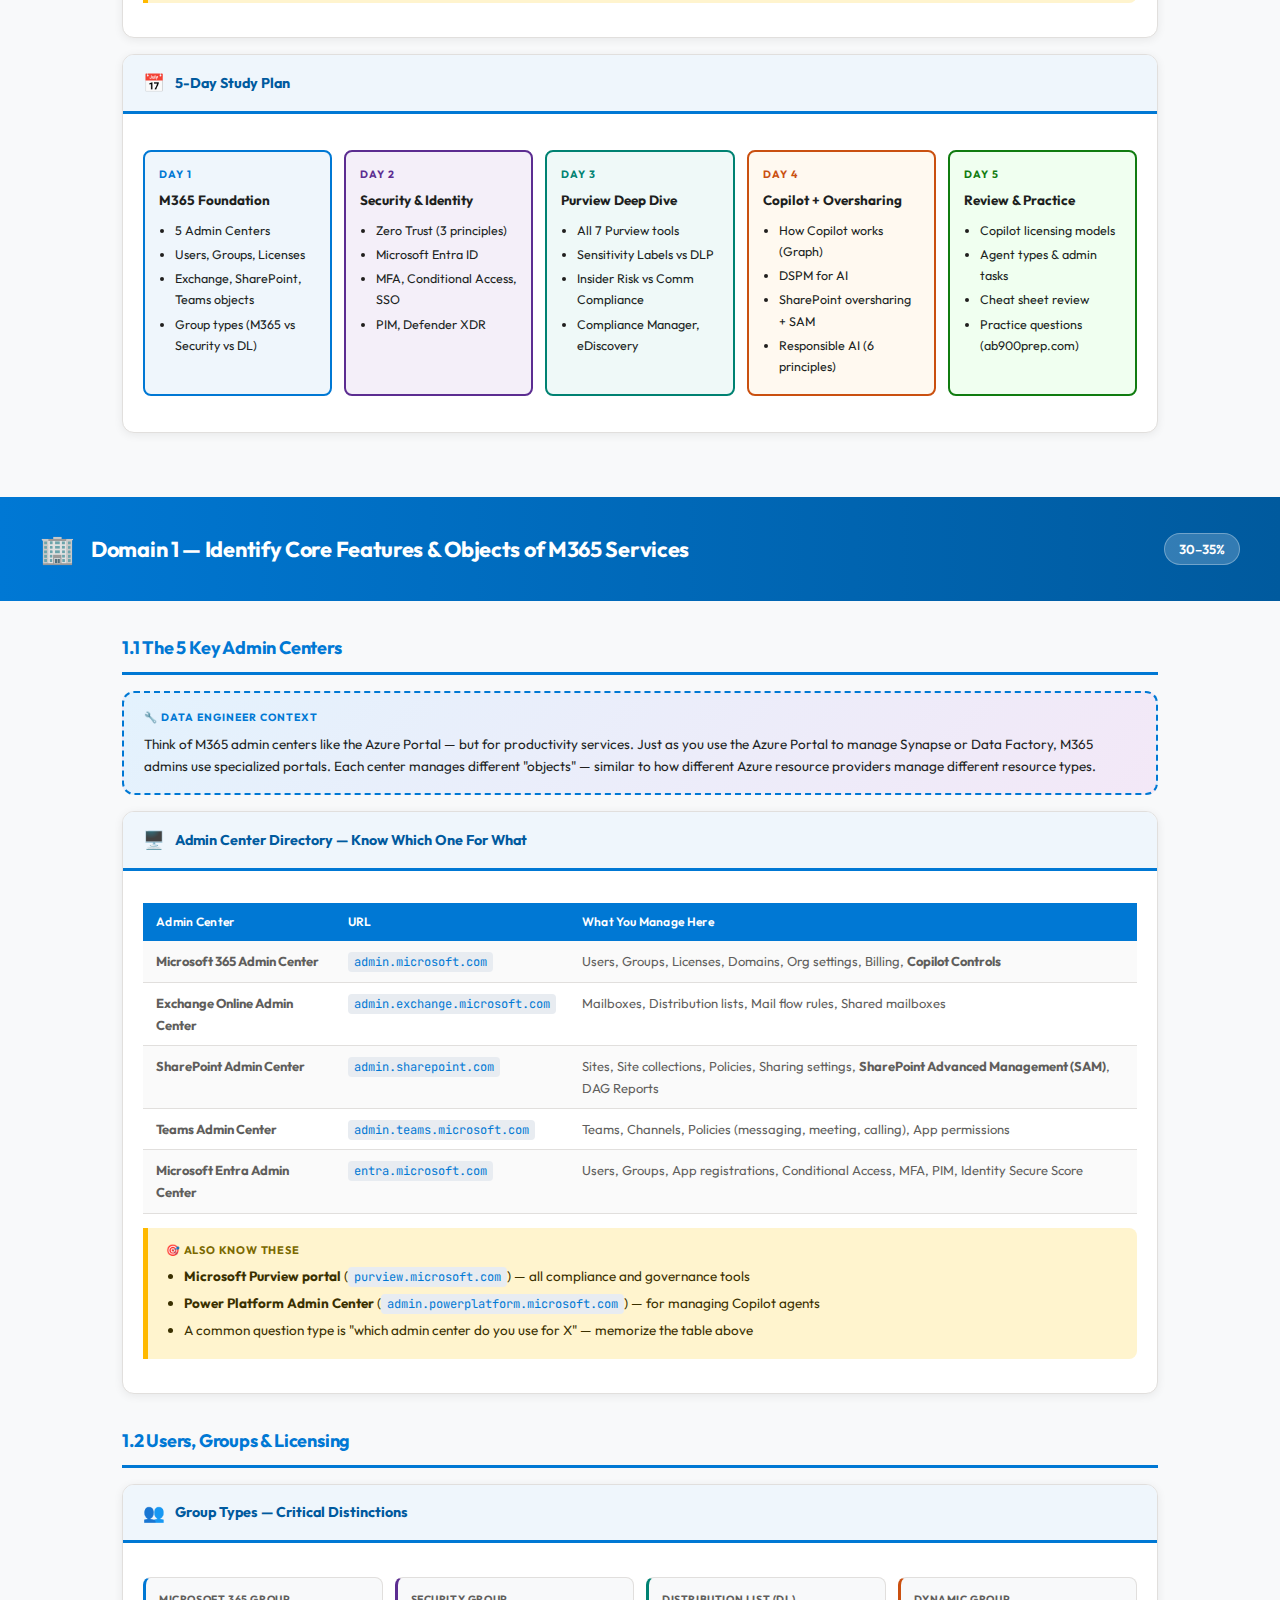
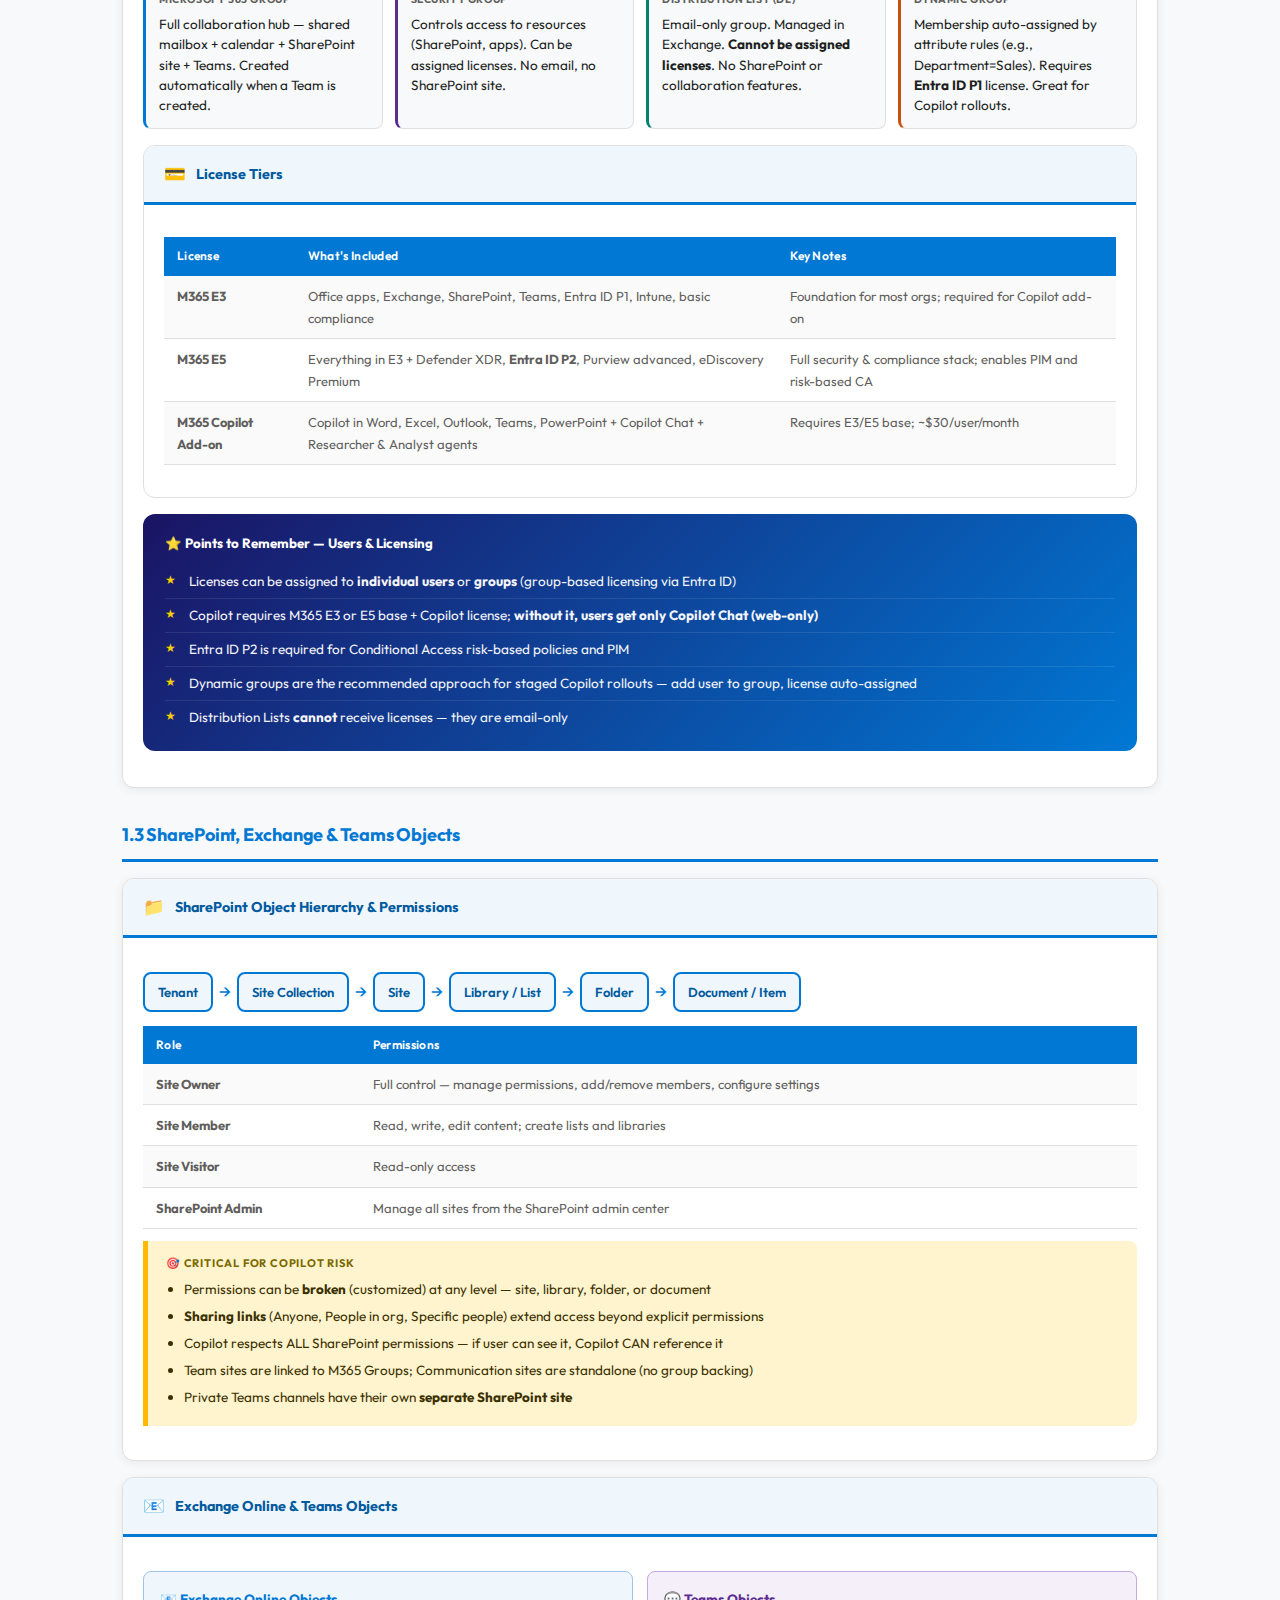
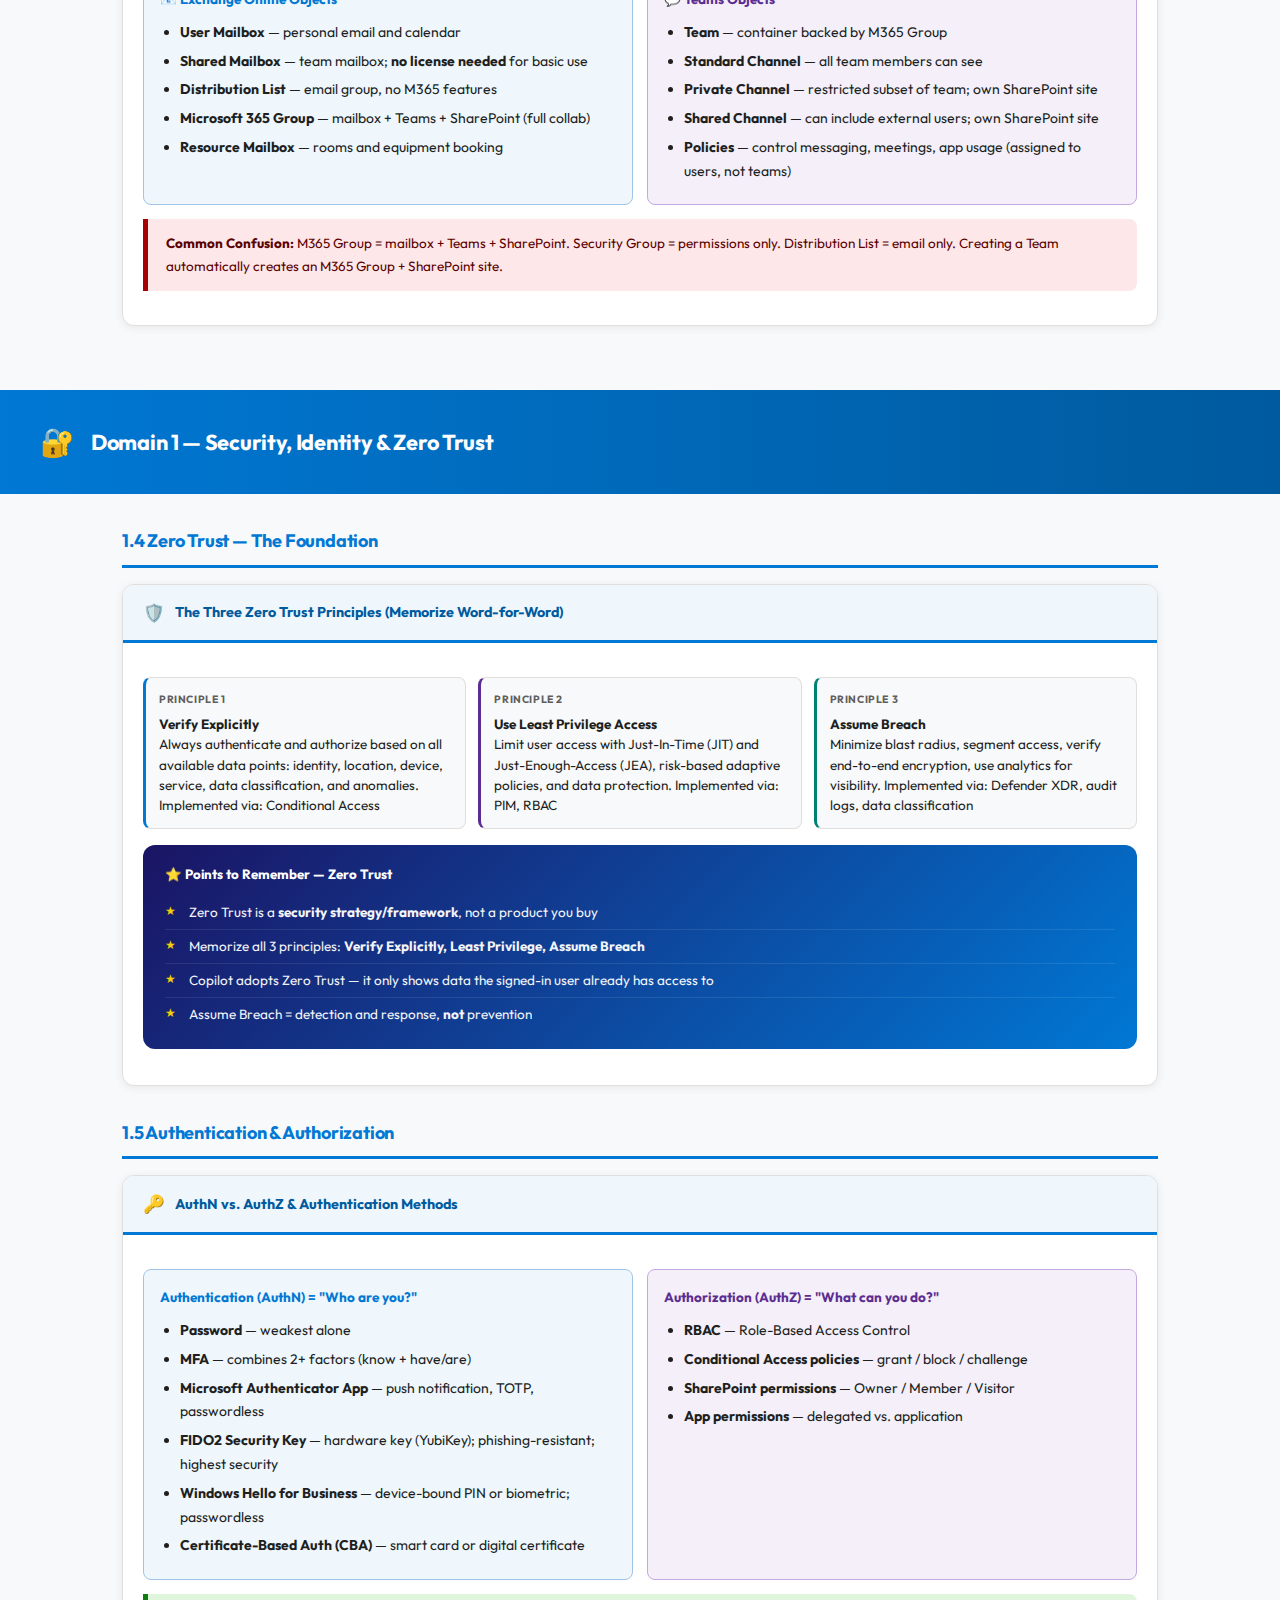
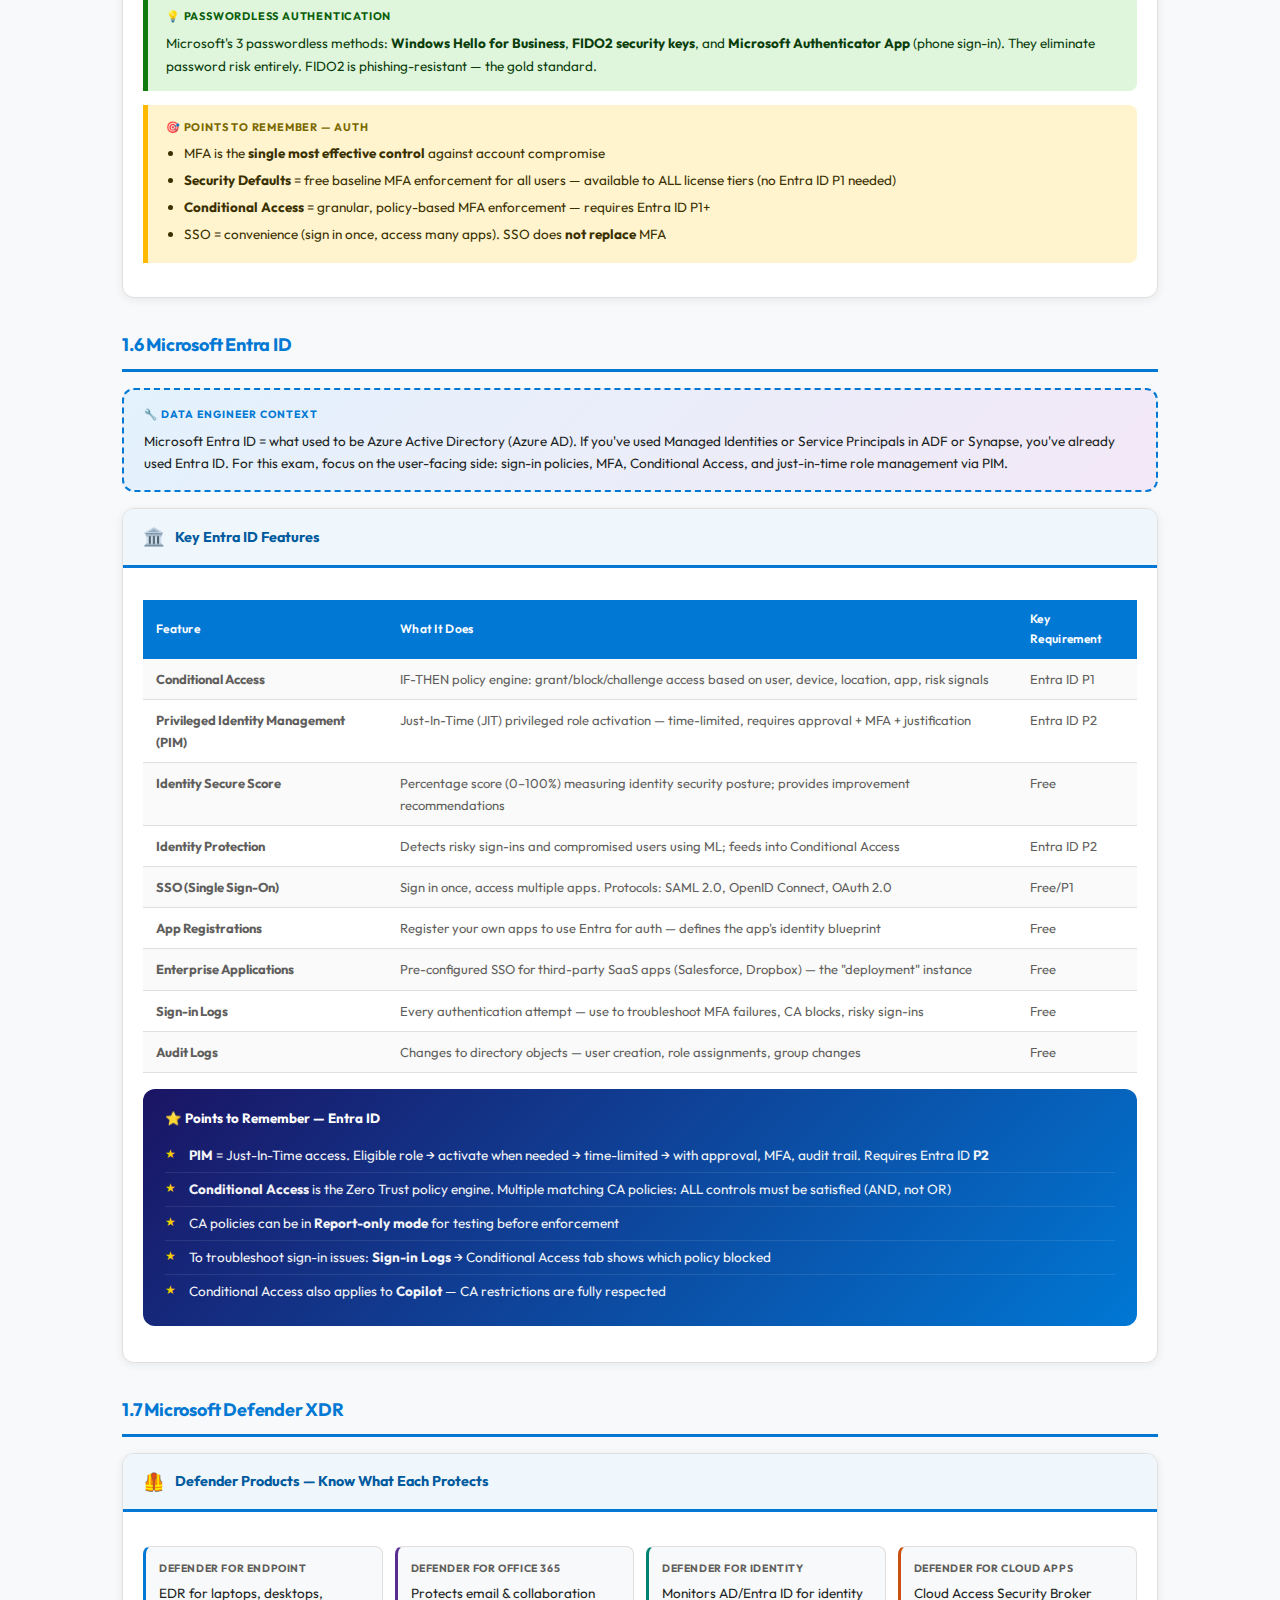
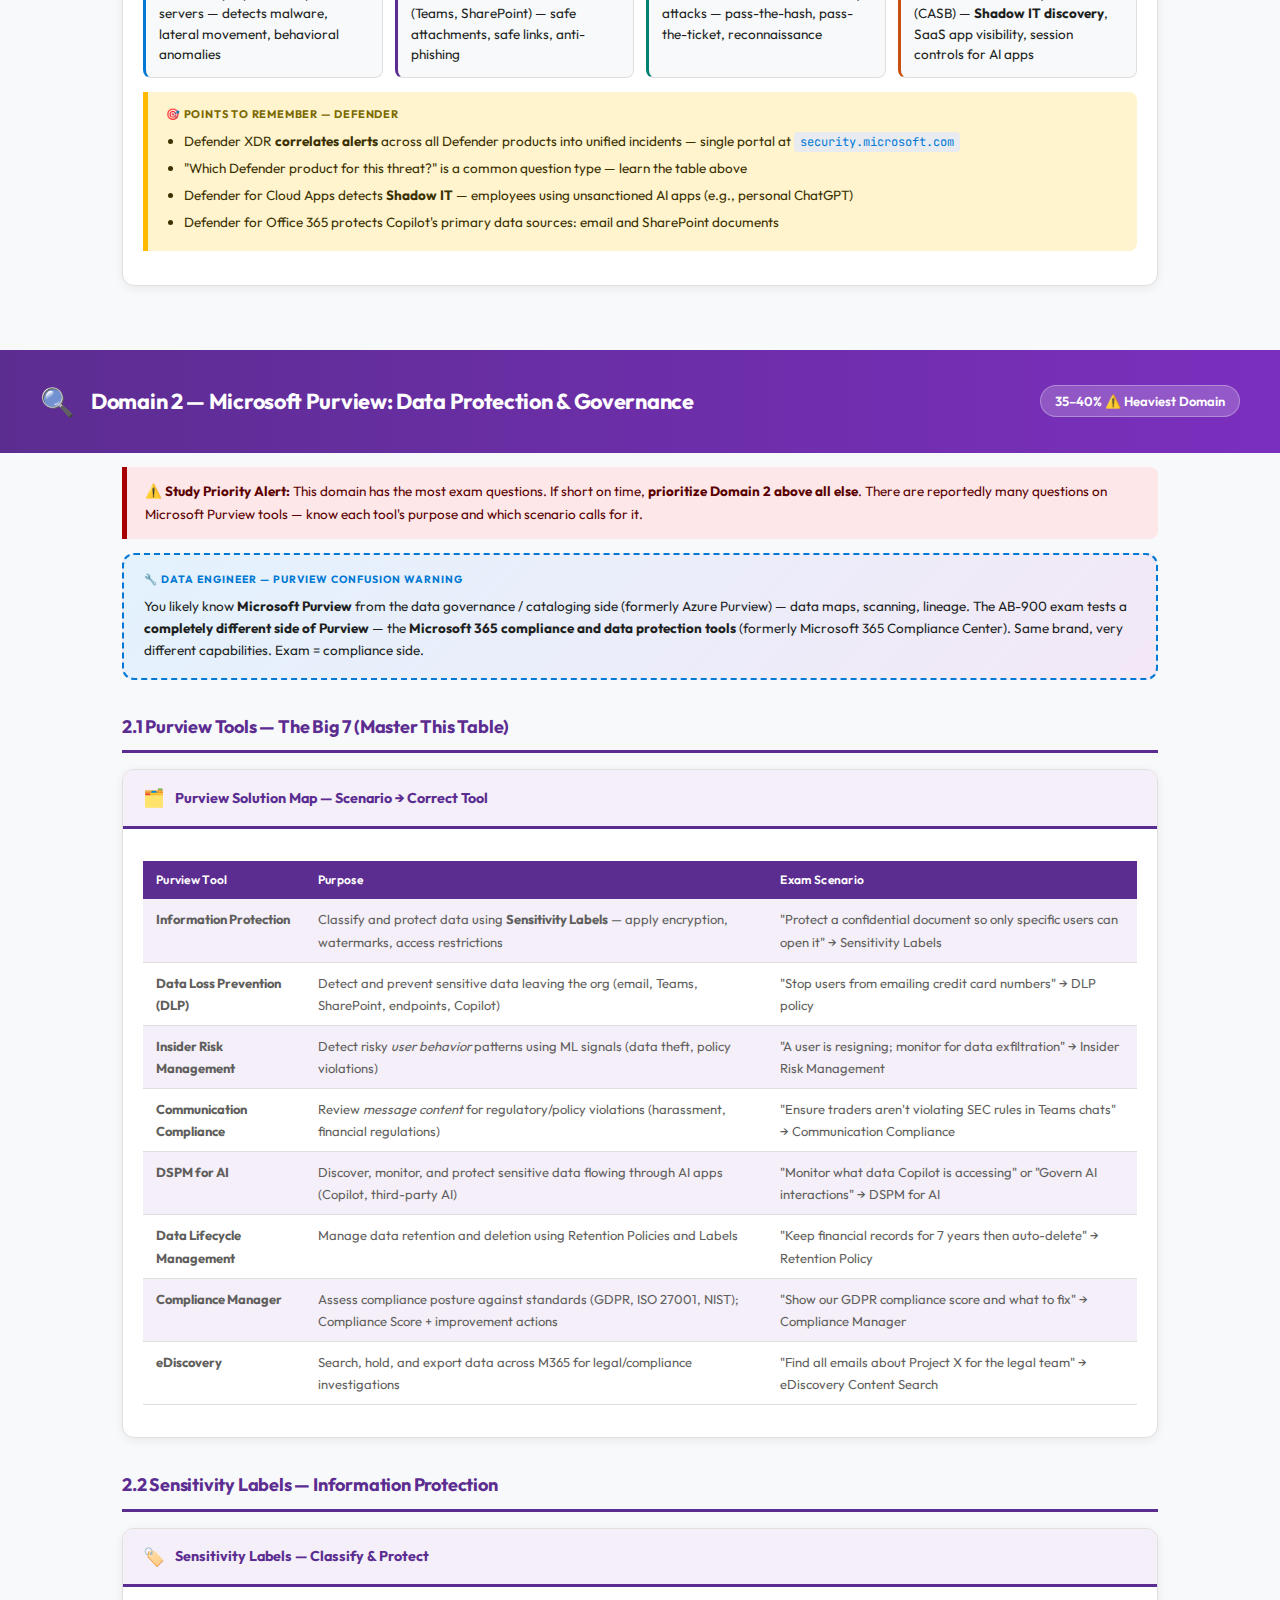
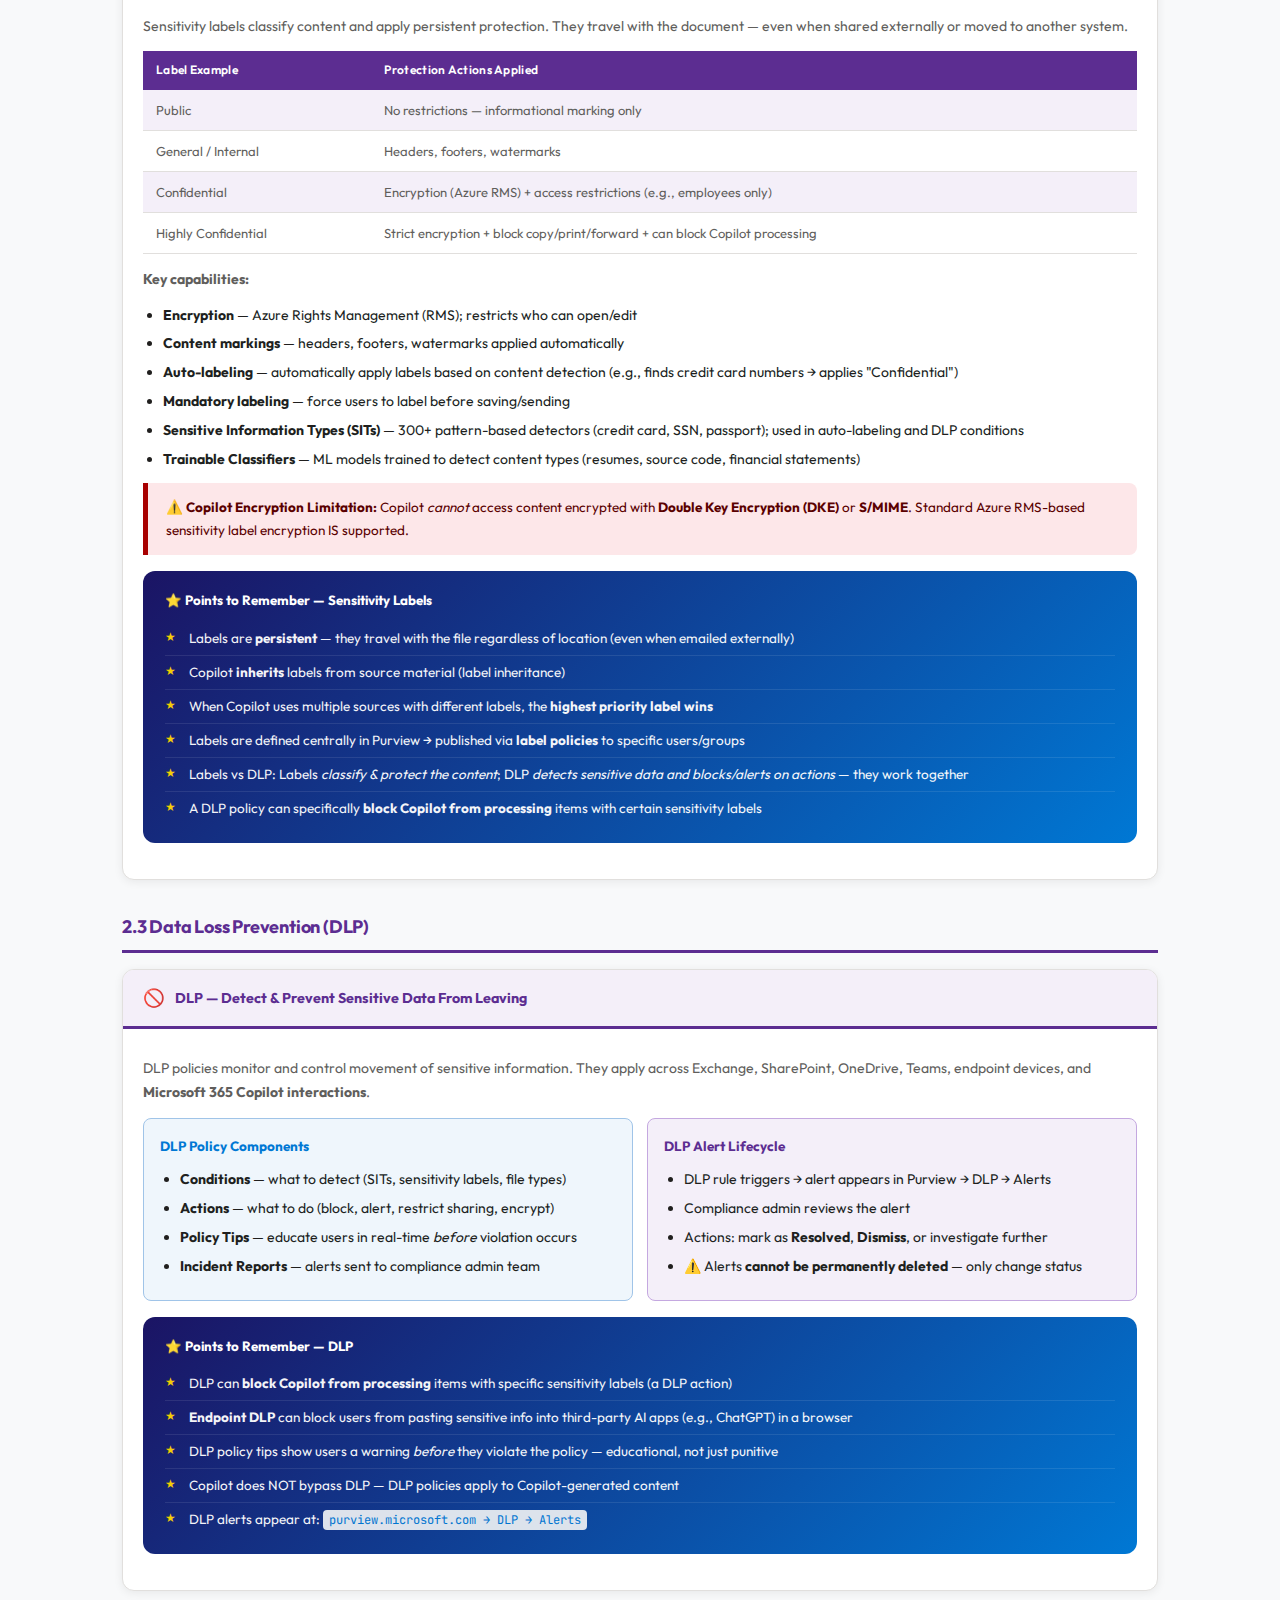
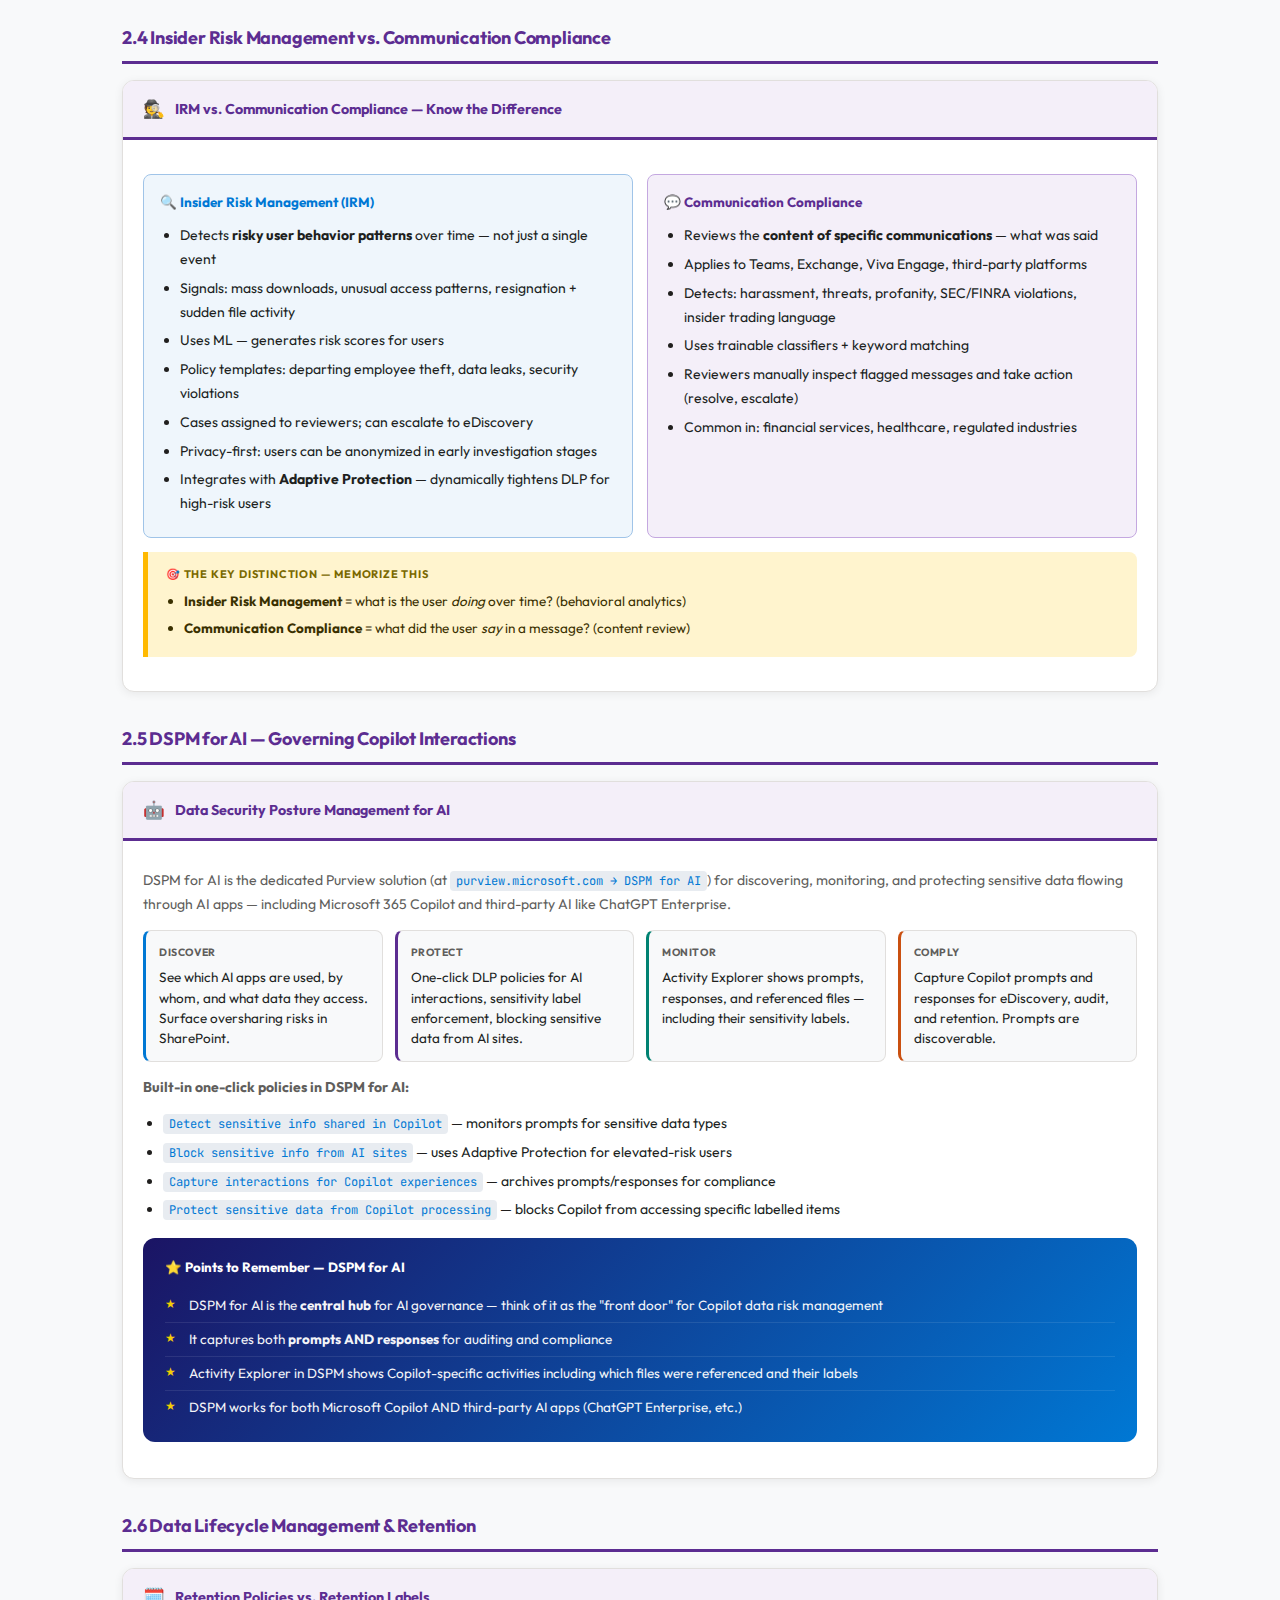
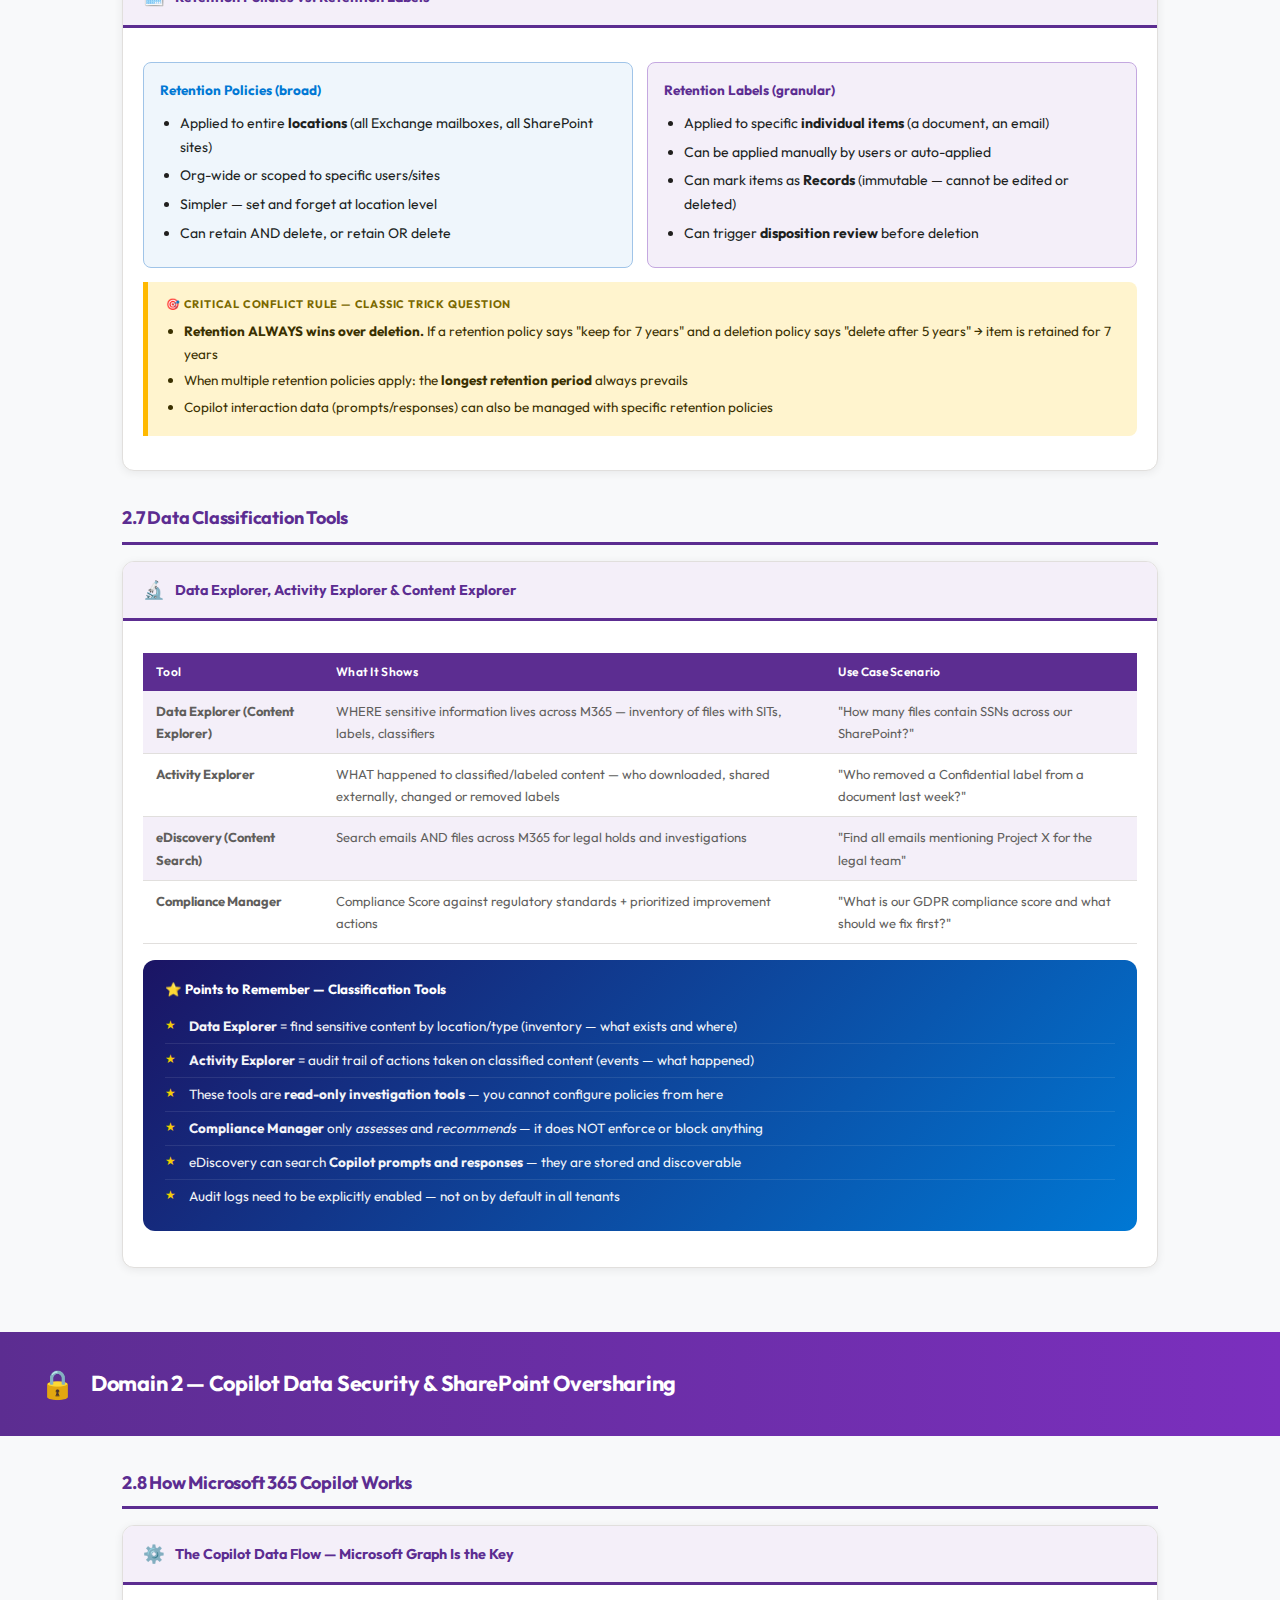
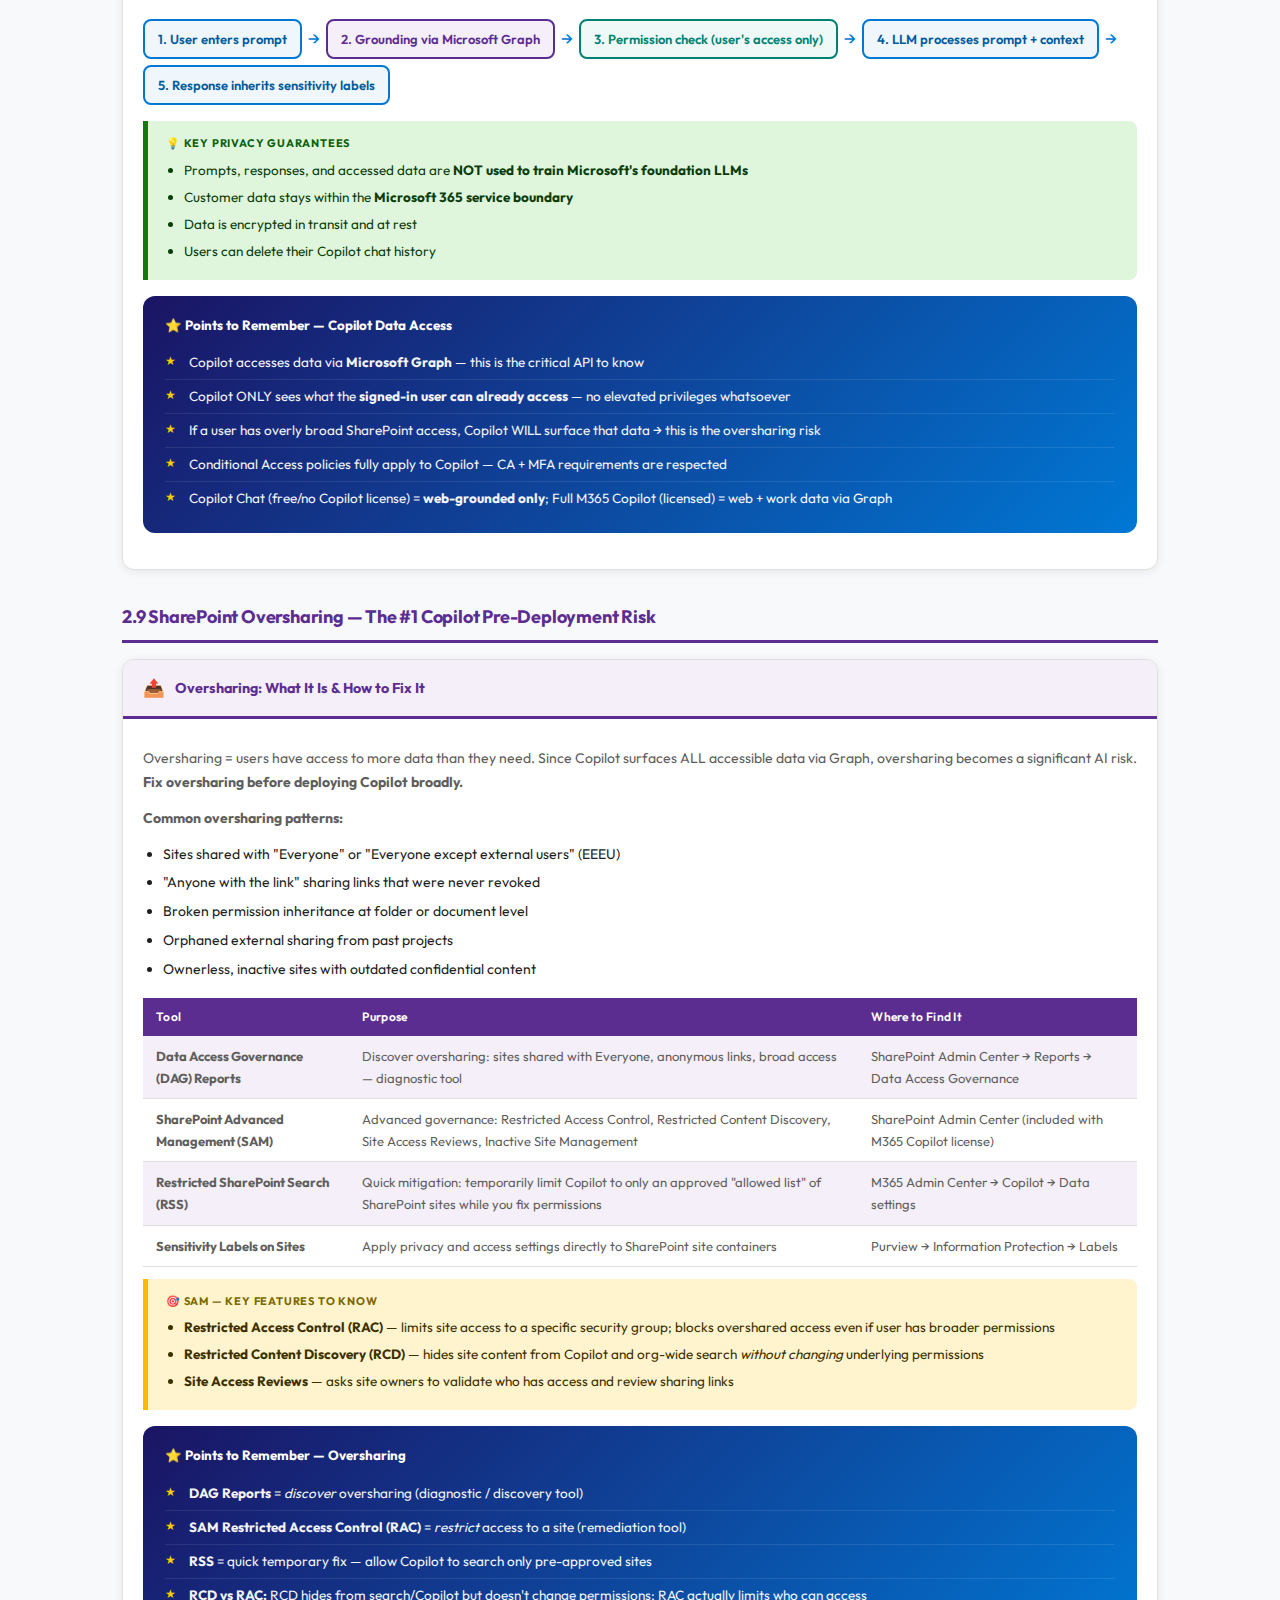
<file: notes/ab-900/index.html>
<!DOCTYPE html>
<html lang="en">
<head>
<meta charset="UTF-8">
<meta name="viewport" content="width=device-width, initial-scale=1.0">
<title>AB-900 Complete Exam Guide — M365 Copilot & Agent Administration</title>
<style>
  @import url('https://fonts.googleapis.com/css2?family=Outfit:wght@300;400;500;600;700;800&family=JetBrains+Mono:wght@400;500&display=swap');

  :root {
    --ms-blue: #0078D4;
    --ms-dark: #005A9E;
    --ms-light: #EFF6FC;
    --ms-purple: #5C2D91;
    --ms-purple-light: #F4EFF9;
    --ms-teal: #008272;
    --ms-teal-light: #EFF9F8;
    --ms-red: #A80000;
    --ms-orange: #CA5010;
    --ms-green: #107C10;
    --ms-green-light: #DFF6DD;
    --exam-yellow: #FFF4CE;
    --exam-border: #FFB900;
    --warn-bg: #FDE7E9;
    --warn-border: #A80000;
    --bg: #F8F9FA;
    --card: #FFFFFF;
    --text: #201F1E;
    --sub: #605E5C;
    --border: #E1DFDD;
    --shadow: 0 2px 10px rgba(0,0,0,0.07);
    --radius: 12px;
    --radius-sm: 8px;
  }

  * { box-sizing: border-box; margin: 0; padding: 0; }
  html { scroll-behavior: smooth; }
  body { font-family: 'Outfit', 'Segoe UI', system-ui, sans-serif; background: var(--bg); color: var(--text); line-height: 1.7; font-size: 14px; -webkit-font-smoothing: antialiased; }
  a { color: var(--ms-blue); text-decoration: none; }
  code { font-family: 'JetBrains Mono', monospace; background: #E8ECF1; padding: 2px 6px; border-radius: 4px; font-size: 12px; color: var(--ms-blue); }

  /* ===== STICKY NAV ===== */
  .sticky-nav {
    position: sticky;
    top: 0;
    background: rgba(0,120,212,0.97);
    backdrop-filter: blur(8px);
    z-index: 100;
    padding: 0 32px;
    border-bottom: 1px solid rgba(255,255,255,0.15);
  }
  .sticky-nav-inner {
    max-width: 1100px;
    margin: 0 auto;
    display: flex;
    align-items: center;
    height: 52px;
    gap: 6px;
    overflow-x: auto;
    scrollbar-width: none;
  }
  .sticky-nav-inner::-webkit-scrollbar { display: none; }
  .nav-tag {
    white-space: nowrap;
    padding: 5px 14px;
    border-radius: 50px;
    font-size: 12.5px;
    font-weight: 600;
    color: rgba(255,255,255,0.75);
    transition: all 0.2s;
    border: 1px solid transparent;
    cursor: pointer;
  }
  .nav-tag:hover { color: white; border-color: rgba(255,255,255,0.3); background: rgba(255,255,255,0.1); }
  .nav-logo { font-weight: 700; color: white; font-size: 13px; margin-right: 8px; white-space: nowrap; flex-shrink: 0; }
  .nav-sep { width: 1px; height: 20px; background: rgba(255,255,255,0.2); flex-shrink: 0; }

  /* ===== COVER ===== */
  .cover {
    background: linear-gradient(135deg, #0078D4 0%, #003f7f 40%, #5C2D91 100%);
    color: white;
    padding: 64px 40px 56px;
    text-align: center;
    position: relative;
    overflow: hidden;
  }
  .cover::before {
    content: '';
    position: absolute;
    top: -60px; right: -60px;
    width: 280px; height: 280px;
    border-radius: 50%;
    background: rgba(255,255,255,0.04);
  }
  .cover::after {
    content: '';
    position: absolute;
    bottom: -40px; left: -40px;
    width: 200px; height: 200px;
    border-radius: 50%;
    background: rgba(255,255,255,0.04);
  }
  .cover .pill-top { display: inline-block; background: rgba(255,255,255,0.18); border: 1px solid rgba(255,255,255,0.35); border-radius: 50px; padding: 5px 18px; font-size: 12px; font-weight: 700; letter-spacing: 1.5px; text-transform: uppercase; margin-bottom: 20px; }
  .cover h1 { font-size: clamp(2rem, 5vw, 3rem); font-weight: 800; line-height: 1.15; margin-bottom: 10px; letter-spacing: -0.5px; }
  .cover .subtitle { font-size: 16px; opacity: 0.88; margin-bottom: 28px; max-width: 680px; margin-left: auto; margin-right: auto; }
  .cover .pills { display: flex; justify-content: center; gap: 10px; flex-wrap: wrap; margin-bottom: 24px; }
  .cover .pill { background: rgba(255,255,255,0.15); border: 1px solid rgba(255,255,255,0.25); border-radius: 50px; padding: 6px 16px; font-size: 13px; font-weight: 500; }
  .cover .de-note { background: rgba(255,255,255,0.12); border: 1px solid rgba(255,255,255,0.2); border-radius: var(--radius); padding: 16px 24px; display: inline-block; font-size: 13px; max-width: 720px; line-height: 1.6; margin-top: 8px; }
  .cover .de-note strong { color: #FFD700; }

  /* ===== CONTAINERS ===== */
  .wrap { max-width: 1100px; margin: 0 auto; padding: 0 32px 40px; }
  .section-wrap { max-width: 1100px; margin: 0 auto; padding: 0 32px; }

  /* ===== DOMAIN HEADERS ===== */
  .domain-header {
    padding: 28px 40px;
    color: white;
    display: flex;
    align-items: center;
    gap: 16px;
    margin-top: 8px;
  }
  .domain-header .dh-icon { font-size: 2em; flex-shrink: 0; }
  .domain-header h2 { font-size: 1.55em; font-weight: 700; letter-spacing: -0.3px; }
  .domain-header .dh-badge { margin-left: auto; background: rgba(255,255,255,0.2); border: 1px solid rgba(255,255,255,0.3); border-radius: 50px; padding: 4px 14px; font-size: 13px; font-weight: 600; white-space: nowrap; }
  .dh-blue { background: linear-gradient(90deg, #0078D4, #005A9E); }
  .dh-purple { background: linear-gradient(90deg, #5C2D91, #7B2FBE); }
  .dh-teal { background: linear-gradient(90deg, #008272, #005F5F); }
  .dh-dark { background: linear-gradient(90deg, #1B1464, #0078D4); }

  /* ===== SECTION TITLES ===== */
  h3.sec {
    font-size: 18px;
    font-weight: 700;
    color: var(--ms-blue);
    border-bottom: 3px solid var(--ms-blue);
    padding-bottom: 8px;
    margin: 32px 0 16px;
    letter-spacing: -0.2px;
  }
  h3.sec.purple { color: var(--ms-purple); border-color: var(--ms-purple); }
  h3.sec.teal { color: var(--ms-teal); border-color: var(--ms-teal); }

  /* ===== TOPIC CARDS ===== */
  .card {
    background: var(--card);
    border-radius: var(--radius);
    border: 1px solid var(--border);
    box-shadow: var(--shadow);
    margin: 16px 0;
    overflow: hidden;
  }
  .card-head {
    background: var(--ms-light);
    border-bottom: 3px solid var(--ms-blue);
    padding: 13px 20px;
    display: flex;
    align-items: center;
    gap: 10px;
  }
  .card-head.purple { background: var(--ms-purple-light); border-bottom-color: var(--ms-purple); }
  .card-head.teal { background: var(--ms-teal-light); border-bottom-color: var(--ms-teal); }
  .card-head h4 { font-size: 1.02em; font-weight: 700; color: var(--ms-dark); }
  .card-head.purple h4 { color: var(--ms-purple); }
  .card-head.teal h4 { color: var(--ms-teal); }
  .card-head .ch-icon { font-size: 1.25em; }
  .card-body { padding: 20px; }
  p.body-text { font-size: 14px; margin: 8px 0 12px; color: var(--sub); line-height: 1.7; }

  /* ===== TABLES ===== */
  table { width: 100%; border-collapse: collapse; font-size: 13px; margin: 12px 0; }
  table th { background: var(--ms-blue); color: white; padding: 9px 13px; text-align: left; font-size: 12px; font-weight: 600; letter-spacing: 0.3px; }
  table.purple th { background: var(--ms-purple); }
  table.teal th { background: var(--ms-teal); }
  table.orange th { background: var(--ms-orange); }
  table.dark th { background: #1B1464; }
  table td { padding: 9px 13px; border-bottom: 1px solid var(--border); vertical-align: top; color: var(--sub); }
  table tr:nth-child(even) td { background: #FAFAFA; }
  table.purple tr:nth-child(even) td { background: var(--ms-purple-light); }
  table.teal tr:nth-child(even) td { background: var(--ms-teal-light); }

  /* ===== INFO GRIDS ===== */
  .info-grid { display: grid; grid-template-columns: repeat(auto-fit, minmax(210px, 1fr)); gap: 12px; margin: 14px 0; }
  .info-box { background: var(--bg); border: 1px solid var(--border); border-radius: var(--radius-sm); padding: 13px; }
  .info-box .lbl { font-size: 10.5px; font-weight: 700; text-transform: uppercase; letter-spacing: 0.6px; color: var(--sub); margin-bottom: 5px; }
  .info-box .val { font-size: 13.5px; color: var(--text); line-height: 1.5; }
  .info-box.accent-blue { border-left: 3px solid var(--ms-blue); }
  .info-box.accent-purple { border-left: 3px solid var(--ms-purple); }
  .info-box.accent-teal { border-left: 3px solid var(--ms-teal); }
  .info-box.accent-green { border-left: 3px solid var(--ms-green); }
  .info-box.accent-orange { border-left: 3px solid var(--ms-orange); }
  .info-box.accent-red { border-left: 3px solid var(--ms-red); }

  /* ===== EXAM STAT BOXES ===== */
  .exam-stats { display: grid; grid-template-columns: repeat(4, 1fr); gap: 12px; margin: 20px 0; }
  .stat-box { background: var(--card); border: 1px solid var(--border); border-radius: var(--radius); padding: 18px; text-align: center; box-shadow: var(--shadow); }
  .stat-box .num { font-size: 2em; font-weight: 800; color: var(--ms-blue); }
  .stat-box .label { font-size: 11px; font-weight: 600; color: var(--sub); text-transform: uppercase; letter-spacing: 0.8px; margin-top: 4px; }

  /* ===== CALLOUT BOXES ===== */
  .exam-tip { background: var(--exam-yellow); border-left: 5px solid var(--exam-border); border-radius: 0 var(--radius-sm) var(--radius-sm) 0; padding: 13px 18px; margin: 14px 0; }
  .exam-tip .tip-label { font-size: 11px; font-weight: 700; text-transform: uppercase; letter-spacing: 0.8px; color: #7A6800; margin-bottom: 6px; display: flex; align-items: center; gap: 6px; }
  .exam-tip ul, .exam-tip p { font-size: 13.5px; color: #3A3000; }
  .exam-tip ul { padding-left: 18px; }
  .exam-tip li { margin: 4px 0; }

  .tip-box { background: var(--ms-green-light); border-left: 5px solid var(--ms-green); border-radius: 0 var(--radius-sm) var(--radius-sm) 0; padding: 13px 18px; margin: 14px 0; }
  .tip-box .tip-label { font-size: 11px; font-weight: 700; text-transform: uppercase; letter-spacing: 0.8px; color: #0B5E0B; margin-bottom: 6px; display: flex; align-items: center; gap: 6px; }
  .tip-box ul, .tip-box p { font-size: 13.5px; color: #0B3D0B; }
  .tip-box ul { padding-left: 18px; }
  .tip-box li { margin: 4px 0; }

  .warn-box { background: var(--warn-bg); border-left: 5px solid var(--warn-border); border-radius: 0 var(--radius-sm) var(--radius-sm) 0; padding: 13px 18px; margin: 14px 0; }
  .warn-box p, .warn-box ul { font-size: 13.5px; color: #5A0000; }
  .warn-box ul { padding-left: 18px; }
  .warn-box li { margin: 4px 0; }

  .de-box {
    background: linear-gradient(135deg, #E3F2FD, #F3E8F7);
    border: 2px dashed var(--ms-blue);
    border-radius: var(--radius);
    padding: 16px 20px;
    margin: 14px 0;
  }
  .de-box .de-label { font-size: 10.5px; font-weight: 700; text-transform: uppercase; letter-spacing: 1px; color: var(--ms-blue); margin-bottom: 6px; }
  .de-box p { font-size: 13.5px; color: var(--text); line-height: 1.65; }

  /* ===== POINTS TO REMEMBER ===== */
  .ptr {
    background: linear-gradient(135deg, #1B1464 0%, #0078D4 100%);
    color: white;
    border-radius: var(--radius);
    padding: 18px 22px;
    margin: 16px 0;
  }
  .ptr h4 { font-size: 0.95em; font-weight: 700; margin-bottom: 10px; display: flex; align-items: center; gap: 8px; }
  .ptr ul { list-style: none; padding: 0; }
  .ptr ul li { padding: 5px 0 5px 24px; font-size: 13.5px; position: relative; opacity: 0.95; border-bottom: 1px solid rgba(255,255,255,0.1); }
  .ptr ul li:last-child { border-bottom: none; }
  .ptr ul li::before { content: "★"; position: absolute; left: 0; color: #FFD700; font-size: 12px; }

  /* ===== COMPARE GRIDS ===== */
  .compare-grid { display: grid; grid-template-columns: 1fr 1fr; gap: 14px; margin: 14px 0; }
  .compare-box { border-radius: var(--radius-sm); padding: 16px; border: 1px solid var(--border); }
  .compare-box.blue { background: var(--ms-light); border-color: #A0C4E8; }
  .compare-box.purple { background: var(--ms-purple-light); border-color: #C4A8E0; }
  .compare-box.teal { background: var(--ms-teal-light); border-color: #80C8C0; }
  .compare-box h4 { font-size: 13.5px; font-weight: 700; margin-bottom: 10px; }
  .compare-box.blue h4 { color: var(--ms-blue); }
  .compare-box.purple h4 { color: var(--ms-purple); }
  .compare-box.teal h4 { color: var(--ms-teal); }
  .compare-box ul { padding-left: 18px; font-size: 13px; }
  .compare-box ul li { margin: 4px 0; }

  /* ===== FLOW DIAGRAM ===== */
  .flow { display: flex; align-items: center; flex-wrap: wrap; gap: 6px; margin: 14px 0; }
  .flow-step { background: var(--ms-light); border: 2px solid var(--ms-blue); border-radius: var(--radius-sm); padding: 7px 13px; font-size: 13px; font-weight: 600; color: var(--ms-dark); text-align: center; }
  .flow-step.purple { background: var(--ms-purple-light); border-color: var(--ms-purple); color: var(--ms-purple); }
  .flow-step.teal { background: var(--ms-teal-light); border-color: var(--ms-teal); color: var(--ms-teal); }
  .flow-arrow { font-size: 18px; color: var(--ms-blue); }

  /* ===== TAGS ===== */
  .tags { display: flex; flex-wrap: wrap; gap: 6px; margin: 10px 0; }
  .tag { border-radius: 50px; padding: 3px 12px; font-size: 12px; font-weight: 600; }
  .tag.blue { background: var(--ms-light); color: var(--ms-dark); }
  .tag.purple { background: var(--ms-purple-light); color: var(--ms-purple); }
  .tag.teal { background: var(--ms-teal-light); color: var(--ms-teal); }

  /* ===== STUDY PLAN ===== */
  .study-plan { display: grid; grid-template-columns: repeat(auto-fit, minmax(170px, 1fr)); gap: 12px; margin: 16px 0; }
  .day-card { border-radius: var(--radius-sm); padding: 14px; border: 2px solid; }
  .day-card.d1 { border-color: var(--ms-blue); background: var(--ms-light); }
  .day-card.d2 { border-color: var(--ms-purple); background: var(--ms-purple-light); }
  .day-card.d3 { border-color: var(--ms-teal); background: var(--ms-teal-light); }
  .day-card.d4 { border-color: var(--ms-orange); background: #FFF9F0; }
  .day-card.d5 { border-color: var(--ms-green); background: #F0FFF0; }
  .day-card .day-lbl { font-size: 10.5px; font-weight: 700; text-transform: uppercase; letter-spacing: 1px; margin-bottom: 5px; }
  .day-card.d1 .day-lbl { color: var(--ms-blue); }
  .day-card.d2 .day-lbl { color: var(--ms-purple); }
  .day-card.d3 .day-lbl { color: var(--ms-teal); }
  .day-card.d4 .day-lbl { color: var(--ms-orange); }
  .day-card.d5 .day-lbl { color: var(--ms-green); }
  .day-card h4 { font-size: 13.5px; margin-bottom: 8px; }
  .day-card ul { padding-left: 16px; font-size: 12.5px; }
  .day-card ul li { margin: 3px 0; }

  /* ===== CHEAT SHEET ===== */
  .cheat-bg { background: linear-gradient(135deg, #1B1464 0%, #005A9E 100%); color: white; border-radius: 14px; padding: 28px; margin: 20px 0; }
  .cheat-bg h3 { font-size: 1.2em; margin-bottom: 18px; display: flex; align-items: center; gap: 8px; }
  .cs-grid { display: grid; grid-template-columns: repeat(auto-fit, minmax(220px, 1fr)); gap: 10px; }
  .cs-item { background: rgba(255,255,255,0.1); border: 1px solid rgba(255,255,255,0.15); border-radius: var(--radius-sm); padding: 12px; font-size: 13px; }
  .cs-item strong { display: block; margin-bottom: 4px; color: #FFD700; font-size: 11px; text-transform: uppercase; letter-spacing: 0.5px; }

  /* ===== TRAPS BOX ===== */
  .traps-card { background: white; border-radius: var(--radius); border: 1px solid var(--border); overflow: hidden; margin: 16px 0; box-shadow: var(--shadow); }
  .traps-card .traps-head { background: linear-gradient(90deg, #A80000, #CA5010); padding: 13px 20px; display: flex; align-items: center; gap: 10px; color: white; }
  .traps-card .traps-head h4 { font-size: 1em; font-weight: 700; }
  .traps-card .traps-body { padding: 20px; }
  .traps-card .trap { padding: 10px 0; border-bottom: 1px solid #F3F3F3; font-size: 13.5px; }
  .traps-card .trap:last-child { border-bottom: none; padding-bottom: 0; }
  .trap .false { color: var(--ms-red); font-weight: 700; font-size: 12px; }
  .trap .correct { color: var(--ms-green); font-weight: 600; }

  /* ===== KEY FACTS TABLE ===== */
  .must-know-grid { display: grid; grid-template-columns: repeat(auto-fit, minmax(300px, 1fr)); gap: 14px; margin: 14px 0; }
  .must-know-item { background: var(--bg); border: 1px solid var(--border); border-radius: var(--radius-sm); padding: 13px; display: flex; gap: 12px; align-items: flex-start; }
  .must-know-item .mk-q { font-size: 12px; font-weight: 700; color: var(--sub); min-width: 140px; }
  .must-know-item .mk-a { font-size: 13px; color: var(--text); font-weight: 600; }

  ul.std { padding-left: 20px; font-size: 14px; }
  ul.std li { margin: 5px 0; }
  ol.std { padding-left: 20px; font-size: 13.5px; }
  ol.std li { margin: 6px 0; }

  hr.div { border: none; border-top: 2px solid var(--border); margin: 28px 0; }

  /* ===== BACK BUTTON ===== */
  .back-btn { display: inline-flex; align-items: center; gap: 6px; font-size: 13px; color: white; opacity: 0.75; padding: 6px 0; }
  .back-btn:hover { opacity: 1; }

  /* ===== RESPONSIVE ===== */
  @media (max-width: 768px) {
    .exam-stats { grid-template-columns: repeat(2, 1fr); }
    .compare-grid { grid-template-columns: 1fr; }
    .wrap, .section-wrap { padding: 0 18px 32px; }
    .cover { padding: 48px 20px 40px; }
    .domain-header { padding: 22px 24px; }
  }
  @media (max-width: 480px) {
    .exam-stats { grid-template-columns: repeat(2, 1fr); }
  }
</style>
</head>
<body>

<!-- STICKY NAV -->
<div class="sticky-nav">
  <div class="sticky-nav-inner">
    <span class="nav-logo">AB-900</span>
    <div class="nav-sep"></div>
    <a href="#overview" class="nav-tag">Overview</a>
    <a href="#domain1-core" class="nav-tag">D1: M365 Core</a>
    <a href="#domain1-security" class="nav-tag">D1: Security</a>
    <a href="#domain2-purview" class="nav-tag">D2: Purview</a>
    <a href="#domain2-copilot" class="nav-tag">D2: Copilot Data</a>
    <a href="#domain3" class="nav-tag">D3: Copilot & Agents</a>
    <a href="#cheatsheet" class="nav-tag">⚡ Cheat Sheet</a>
    <a href="#traps" class="nav-tag">⚠️ Exam Traps</a>
  </div>
</div>

<!-- COVER -->
<div class="cover">
  <a href="../index.html" class="back-btn">← Back to Learning Hub</a>
  <div class="pill-top">Microsoft Certification — One-Stop Exam Prep</div>
  <h1>AB-900: Microsoft 365 Copilot &amp;<br>Agent Administration Fundamentals</h1>
  <div class="subtitle">A comprehensive, single-document exam guide — covering every domain, every key concept, exam tips, tricky distinctions, and a day-before cheat sheet. Tailored for an experienced Data Engineer entering the M365 world.</div>
  <div class="pills">
    <div class="pill">🎯 Pass Score: 700 / 1000</div>
    <div class="pill">⏱️ ~45 Minutes</div>
    <div class="pill">📊 3 Exam Domains</div>
    <div class="pill">🤖 Focus: Copilot + Agents</div>
    <div class="pill">📚 Breadth over Depth</div>
  </div>
  <div class="de-note">💡 <strong>Data Engineer context:</strong> You know Azure well — ADF, Synapse, Databricks, Fabric. This exam is the "front-office governance" layer: M365 productivity services, Microsoft Purview compliance tools (different from Azure Purview cataloging!), and Copilot. Think of it as the governance wrapper around the data work you already do.</div>
</div>

<!-- ============================================================ -->
<!-- EXAM OVERVIEW -->
<!-- ============================================================ -->
<div id="overview" class="domain-header dh-blue">
  <div class="dh-icon">🗺️</div>
  <h2>Exam Overview &amp; Study Plan</h2>
</div>
<div class="wrap">

  <div class="exam-stats">
    <div class="stat-box"><div class="num">700</div><div class="label">Passing Score</div></div>
    <div class="stat-box"><div class="num">45</div><div class="label">Minutes</div></div>
    <div class="stat-box"><div class="num">40–60</div><div class="label">Questions</div></div>
    <div class="stat-box"><div class="num">$99</div><div class="label">USD Cost</div></div>
  </div>

  <div class="warn-box">
    <p><strong>⚠️ Difficulty Warning:</strong> Despite the "Fundamentals" label, AB-900 is widely considered the hardest fundamentals exam. The exam is <strong>WIDER</strong> than deep — it covers M365 Core services, security & identity, Microsoft Purview compliance tools, Copilot data governance, and agent administration. Breadth matters more than technical depth.</p>
  </div>

  <div class="de-box">
    <div class="de-label">🔧 Data Engineer — Your Knowledge Gaps to Focus On</div>
    <p>You already understand Azure cloud fundamentals, identity basics (you've used service principals and Managed Identities), and possibly Microsoft Fabric/Purview from a data governance angle. Your gaps for this exam are: <strong>M365 admin centers</strong> (Exchange, SharePoint, Teams), <strong>Purview compliance tools</strong> (DLP, Sensitivity Labels, Insider Risk — the compliance side, not the data catalog side), and <strong>Copilot licensing + agent administration</strong>. Focus your study time there.</p>
  </div>

  <div class="card">
    <div class="card-head"><div class="ch-icon">📊</div><h4>Domain Breakdown &amp; Study Priority</h4></div>
    <div class="card-body">
      <table>
        <tr><th>Domain</th><th>Weight</th><th>Priority</th><th>Key Topics</th></tr>
        <tr><td><strong>1 — M365 Core Services</strong></td><td>30–35%</td><td style="color:var(--ms-orange);font-weight:700;">High</td><td>Admin centers, Users/Groups/Licenses, Exchange, SharePoint, Teams, Zero Trust, Entra ID, Defender XDR</td></tr>
        <tr><td><strong>2 — Data Protection &amp; Governance</strong></td><td>35–40%</td><td style="color:var(--ms-red);font-weight:700;">Highest ⚠️</td><td>Purview tools (DLP, Labels, IRM, Comm. Compliance, DSPM for AI), Copilot data access, SharePoint oversharing</td></tr>
        <tr><td><strong>3 — Copilot &amp; Agent Admin</strong></td><td>25–30%</td><td style="color:var(--ms-green);font-weight:700;">Medium</td><td>Copilot features, licensing models, Researcher/Analyst agents, agent approval, monitoring</td></tr>
      </table>
      <div class="exam-tip" style="margin-top:14px;">
        <div class="tip-label">🎯 Exam Strategy</div>
        <ul>
          <li>Questions are <strong>scenario-based</strong>: "Given this business problem, which tool solves it?" — not how to configure step-by-step</li>
          <li>Domain 2 (Purview) has the most questions — spend 50%+ of your study time here</li>
          <li>Know <em>what</em> each tool does and <em>when</em> to use it vs. the others</li>
          <li>Practice: <strong>ab900prep.com</strong> has 238 free questions aligned to official objectives</li>
        </ul>
      </div>
    </div>
  </div>

  <div class="card">
    <div class="card-head"><div class="ch-icon">📅</div><h4>5-Day Study Plan</h4></div>
    <div class="card-body">
      <div class="study-plan">
        <div class="day-card d1"><div class="day-lbl">Day 1</div><h4>M365 Foundation</h4><ul><li>5 Admin Centers</li><li>Users, Groups, Licenses</li><li>Exchange, SharePoint, Teams objects</li><li>Group types (M365 vs Security vs DL)</li></ul></div>
        <div class="day-card d2"><div class="day-lbl">Day 2</div><h4>Security &amp; Identity</h4><ul><li>Zero Trust (3 principles)</li><li>Microsoft Entra ID</li><li>MFA, Conditional Access, SSO</li><li>PIM, Defender XDR</li></ul></div>
        <div class="day-card d3"><div class="day-lbl">Day 3</div><h4>Purview Deep Dive</h4><ul><li>All 7 Purview tools</li><li>Sensitivity Labels vs DLP</li><li>Insider Risk vs Comm Compliance</li><li>Compliance Manager, eDiscovery</li></ul></div>
        <div class="day-card d4"><div class="day-lbl">Day 4</div><h4>Copilot + Oversharing</h4><ul><li>How Copilot works (Graph)</li><li>DSPM for AI</li><li>SharePoint oversharing + SAM</li><li>Responsible AI (6 principles)</li></ul></div>
        <div class="day-card d5"><div class="day-lbl">Day 5</div><h4>Review &amp; Practice</h4><ul><li>Copilot licensing models</li><li>Agent types &amp; admin tasks</li><li>Cheat sheet review</li><li>Practice questions (ab900prep.com)</li></ul></div>
      </div>
    </div>
  </div>

</div>

<!-- ============================================================ -->
<!-- DOMAIN 1: M365 CORE SERVICES -->
<!-- ============================================================ -->
<div id="domain1-core" class="domain-header dh-blue">
  <div class="dh-icon">🏢</div>
  <h2>Domain 1 — Identify Core Features &amp; Objects of M365 Services</h2>
  <div class="dh-badge">30–35%</div>
</div>

<div class="wrap">

  <h3 class="sec">1.1 The 5 Key Admin Centers</h3>
  <div class="de-box">
    <div class="de-label">🔧 Data Engineer Context</div>
    <p>Think of M365 admin centers like the Azure Portal — but for productivity services. Just as you use the Azure Portal to manage Synapse or Data Factory, M365 admins use specialized portals. Each center manages different "objects" — similar to how different Azure resource providers manage different resource types.</p>
  </div>
  <div class="card">
    <div class="card-head"><div class="ch-icon">🖥️</div><h4>Admin Center Directory — Know Which One For What</h4></div>
    <div class="card-body">
      <table>
        <tr><th>Admin Center</th><th>URL</th><th>What You Manage Here</th></tr>
        <tr><td><strong>Microsoft 365 Admin Center</strong></td><td><code>admin.microsoft.com</code></td><td>Users, Groups, Licenses, Domains, Org settings, Billing, <strong>Copilot Controls</strong></td></tr>
        <tr><td><strong>Exchange Online Admin Center</strong></td><td><code>admin.exchange.microsoft.com</code></td><td>Mailboxes, Distribution lists, Mail flow rules, Shared mailboxes</td></tr>
        <tr><td><strong>SharePoint Admin Center</strong></td><td><code>admin.sharepoint.com</code></td><td>Sites, Site collections, Policies, Sharing settings, <strong>SharePoint Advanced Management (SAM)</strong>, DAG Reports</td></tr>
        <tr><td><strong>Teams Admin Center</strong></td><td><code>admin.teams.microsoft.com</code></td><td>Teams, Channels, Policies (messaging, meeting, calling), App permissions</td></tr>
        <tr><td><strong>Microsoft Entra Admin Center</strong></td><td><code>entra.microsoft.com</code></td><td>Users, Groups, App registrations, Conditional Access, MFA, PIM, Identity Secure Score</td></tr>
      </table>
      <div class="exam-tip">
        <div class="tip-label">🎯 Also Know These</div>
        <ul>
          <li><strong>Microsoft Purview portal</strong> (<code>purview.microsoft.com</code>) — all compliance and governance tools</li>
          <li><strong>Power Platform Admin Center</strong> (<code>admin.powerplatform.microsoft.com</code>) — for managing Copilot agents</li>
          <li>A common question type is "which admin center do you use for X" — memorize the table above</li>
        </ul>
      </div>
    </div>
  </div>

  <h3 class="sec">1.2 Users, Groups &amp; Licensing</h3>
  <div class="card">
    <div class="card-head"><div class="ch-icon">👥</div><h4>Group Types — Critical Distinctions</h4></div>
    <div class="card-body">
      <div class="info-grid">
        <div class="info-box accent-blue"><div class="lbl">Microsoft 365 Group</div><div class="val">Full collaboration hub — shared mailbox + calendar + SharePoint site + Teams. Created automatically when a Team is created.</div></div>
        <div class="info-box accent-purple"><div class="lbl">Security Group</div><div class="val">Controls access to resources (SharePoint, apps). Can be assigned licenses. No email, no SharePoint site.</div></div>
        <div class="info-box accent-teal"><div class="lbl">Distribution List (DL)</div><div class="val">Email-only group. Managed in Exchange. <strong>Cannot be assigned licenses</strong>. No SharePoint or collaboration features.</div></div>
        <div class="info-box accent-orange"><div class="lbl">Dynamic Group</div><div class="val">Membership auto-assigned by attribute rules (e.g., Department=Sales). Requires <strong>Entra ID P1</strong> license. Great for Copilot rollouts.</div></div>
      </div>
      <div class="card" style="margin-top:16px; box-shadow:none;">
        <div class="card-head"><div class="ch-icon">💳</div><h4>License Tiers</h4></div>
        <div class="card-body">
          <table>
            <tr><th>License</th><th>What's Included</th><th>Key Notes</th></tr>
            <tr><td><strong>M365 E3</strong></td><td>Office apps, Exchange, SharePoint, Teams, Entra ID P1, Intune, basic compliance</td><td>Foundation for most orgs; required for Copilot add-on</td></tr>
            <tr><td><strong>M365 E5</strong></td><td>Everything in E3 + Defender XDR, <strong>Entra ID P2</strong>, Purview advanced, eDiscovery Premium</td><td>Full security &amp; compliance stack; enables PIM and risk-based CA</td></tr>
            <tr><td><strong>M365 Copilot Add-on</strong></td><td>Copilot in Word, Excel, Outlook, Teams, PowerPoint + Copilot Chat + Researcher &amp; Analyst agents</td><td>Requires E3/E5 base; ~$30/user/month</td></tr>
          </table>
        </div>
      </div>
      <div class="ptr">
        <h4>⭐ Points to Remember — Users &amp; Licensing</h4>
        <ul>
          <li>Licenses can be assigned to <strong>individual users</strong> or <strong>groups</strong> (group-based licensing via Entra ID)</li>
          <li>Copilot requires M365 E3 or E5 base + Copilot license; <strong>without it, users get only Copilot Chat (web-only)</strong></li>
          <li>Entra ID P2 is required for Conditional Access risk-based policies and PIM</li>
          <li>Dynamic groups are the recommended approach for staged Copilot rollouts — add user to group, license auto-assigned</li>
          <li>Distribution Lists <strong>cannot</strong> receive licenses — they are email-only</li>
        </ul>
      </div>
    </div>
  </div>

  <h3 class="sec">1.3 SharePoint, Exchange &amp; Teams Objects</h3>
  <div class="card">
    <div class="card-head"><div class="ch-icon">📁</div><h4>SharePoint Object Hierarchy &amp; Permissions</h4></div>
    <div class="card-body">
      <div class="flow">
        <div class="flow-step">Tenant</div><div class="flow-arrow">→</div>
        <div class="flow-step">Site Collection</div><div class="flow-arrow">→</div>
        <div class="flow-step">Site</div><div class="flow-arrow">→</div>
        <div class="flow-step">Library / List</div><div class="flow-arrow">→</div>
        <div class="flow-step">Folder</div><div class="flow-arrow">→</div>
        <div class="flow-step">Document / Item</div>
      </div>
      <table style="margin-top:14px;">
        <tr><th>Role</th><th>Permissions</th></tr>
        <tr><td><strong>Site Owner</strong></td><td>Full control — manage permissions, add/remove members, configure settings</td></tr>
        <tr><td><strong>Site Member</strong></td><td>Read, write, edit content; create lists and libraries</td></tr>
        <tr><td><strong>Site Visitor</strong></td><td>Read-only access</td></tr>
        <tr><td><strong>SharePoint Admin</strong></td><td>Manage all sites from the SharePoint admin center</td></tr>
      </table>
      <div class="exam-tip" style="margin-top:12px;">
        <div class="tip-label">🎯 Critical for Copilot Risk</div>
        <ul>
          <li>Permissions can be <strong>broken</strong> (customized) at any level — site, library, folder, or document</li>
          <li><strong>Sharing links</strong> (Anyone, People in org, Specific people) extend access beyond explicit permissions</li>
          <li>Copilot respects ALL SharePoint permissions — if user can see it, Copilot CAN reference it</li>
          <li>Team sites are linked to M365 Groups; Communication sites are standalone (no group backing)</li>
          <li>Private Teams channels have their own <strong>separate SharePoint site</strong></li>
        </ul>
      </div>
    </div>
  </div>

  <div class="card">
    <div class="card-head"><div class="ch-icon">📧</div><h4>Exchange Online &amp; Teams Objects</h4></div>
    <div class="card-body">
      <div class="compare-grid">
        <div class="compare-box blue">
          <h4>📧 Exchange Online Objects</h4>
          <ul class="std">
            <li><strong>User Mailbox</strong> — personal email and calendar</li>
            <li><strong>Shared Mailbox</strong> — team mailbox; <strong>no license needed</strong> for basic use</li>
            <li><strong>Distribution List</strong> — email group, no M365 features</li>
            <li><strong>Microsoft 365 Group</strong> — mailbox + Teams + SharePoint (full collab)</li>
            <li><strong>Resource Mailbox</strong> — rooms and equipment booking</li>
          </ul>
        </div>
        <div class="compare-box purple">
          <h4>💬 Teams Objects</h4>
          <ul class="std">
            <li><strong>Team</strong> — container backed by M365 Group</li>
            <li><strong>Standard Channel</strong> — all team members can see</li>
            <li><strong>Private Channel</strong> — restricted subset of team; own SharePoint site</li>
            <li><strong>Shared Channel</strong> — can include external users; own SharePoint site</li>
            <li><strong>Policies</strong> — control messaging, meetings, app usage (assigned to users, not teams)</li>
          </ul>
        </div>
      </div>
      <div class="warn-box">
        <p><strong>Common Confusion:</strong> M365 Group = mailbox + Teams + SharePoint. Security Group = permissions only. Distribution List = email only. Creating a Team automatically creates an M365 Group + SharePoint site.</p>
      </div>
    </div>
  </div>
</div>

<!-- ============================================================ -->
<!-- DOMAIN 1: SECURITY -->
<!-- ============================================================ -->
<div id="domain1-security" class="domain-header dh-blue">
  <div class="dh-icon">🔐</div>
  <h2>Domain 1 — Security, Identity &amp; Zero Trust</h2>
</div>

<div class="wrap">

  <h3 class="sec">1.4 Zero Trust — The Foundation</h3>
  <div class="card">
    <div class="card-head"><div class="ch-icon">🛡️</div><h4>The Three Zero Trust Principles (Memorize Word-for-Word)</h4></div>
    <div class="card-body">
      <div class="info-grid">
        <div class="info-box accent-blue"><div class="lbl">Principle 1</div><div class="val"><strong>Verify Explicitly</strong><br>Always authenticate and authorize based on all available data points: identity, location, device, service, data classification, and anomalies. Implemented via: Conditional Access</div></div>
        <div class="info-box accent-purple"><div class="lbl">Principle 2</div><div class="val"><strong>Use Least Privilege Access</strong><br>Limit user access with Just-In-Time (JIT) and Just-Enough-Access (JEA), risk-based adaptive policies, and data protection. Implemented via: PIM, RBAC</div></div>
        <div class="info-box accent-teal"><div class="lbl">Principle 3</div><div class="val"><strong>Assume Breach</strong><br>Minimize blast radius, segment access, verify end-to-end encryption, use analytics for visibility. Implemented via: Defender XDR, audit logs, data classification</div></div>
      </div>
      <div class="ptr">
        <h4>⭐ Points to Remember — Zero Trust</h4>
        <ul>
          <li>Zero Trust is a <strong>security strategy/framework</strong>, not a product you buy</li>
          <li>Memorize all 3 principles: <strong>Verify Explicitly, Least Privilege, Assume Breach</strong></li>
          <li>Copilot adopts Zero Trust — it only shows data the signed-in user already has access to</li>
          <li>Assume Breach = detection and response, <strong>not</strong> prevention</li>
        </ul>
      </div>
    </div>
  </div>

  <h3 class="sec">1.5 Authentication &amp; Authorization</h3>
  <div class="card">
    <div class="card-head"><div class="ch-icon">🔑</div><h4>AuthN vs. AuthZ &amp; Authentication Methods</h4></div>
    <div class="card-body">
      <div class="compare-grid">
        <div class="compare-box blue">
          <h4>Authentication (AuthN) = "Who are you?"</h4>
          <ul class="std">
            <li><strong>Password</strong> — weakest alone</li>
            <li><strong>MFA</strong> — combines 2+ factors (know + have/are)</li>
            <li><strong>Microsoft Authenticator App</strong> — push notification, TOTP, passwordless</li>
            <li><strong>FIDO2 Security Key</strong> — hardware key (YubiKey); phishing-resistant; highest security</li>
            <li><strong>Windows Hello for Business</strong> — device-bound PIN or biometric; passwordless</li>
            <li><strong>Certificate-Based Auth (CBA)</strong> — smart card or digital certificate</li>
          </ul>
        </div>
        <div class="compare-box purple">
          <h4>Authorization (AuthZ) = "What can you do?"</h4>
          <ul class="std">
            <li><strong>RBAC</strong> — Role-Based Access Control</li>
            <li><strong>Conditional Access policies</strong> — grant / block / challenge</li>
            <li><strong>SharePoint permissions</strong> — Owner / Member / Visitor</li>
            <li><strong>App permissions</strong> — delegated vs. application</li>
          </ul>
        </div>
      </div>
      <div class="tip-box">
        <div class="tip-label">💡 Passwordless Authentication</div>
        <p>Microsoft's 3 passwordless methods: <strong>Windows Hello for Business</strong>, <strong>FIDO2 security keys</strong>, and <strong>Microsoft Authenticator App</strong> (phone sign-in). They eliminate password risk entirely. FIDO2 is phishing-resistant — the gold standard.</p>
      </div>
      <div class="exam-tip">
        <div class="tip-label">🎯 Points to Remember — Auth</div>
        <ul>
          <li>MFA is the <strong>single most effective control</strong> against account compromise</li>
          <li><strong>Security Defaults</strong> = free baseline MFA enforcement for all users — available to ALL license tiers (no Entra ID P1 needed)</li>
          <li><strong>Conditional Access</strong> = granular, policy-based MFA enforcement — requires Entra ID P1+</li>
          <li>SSO = convenience (sign in once, access many apps). SSO does <strong>not replace</strong> MFA</li>
        </ul>
      </div>
    </div>
  </div>

  <h3 class="sec">1.6 Microsoft Entra ID</h3>
  <div class="de-box">
    <div class="de-label">🔧 Data Engineer Context</div>
    <p>Microsoft Entra ID = what used to be Azure Active Directory (Azure AD). If you've used Managed Identities or Service Principals in ADF or Synapse, you've already used Entra ID. For this exam, focus on the user-facing side: sign-in policies, MFA, Conditional Access, and just-in-time role management via PIM.</p>
  </div>
  <div class="card">
    <div class="card-head"><div class="ch-icon">🏛️</div><h4>Key Entra ID Features</h4></div>
    <div class="card-body">
      <table>
        <tr><th>Feature</th><th>What It Does</th><th>Key Requirement</th></tr>
        <tr><td><strong>Conditional Access</strong></td><td>IF-THEN policy engine: grant/block/challenge access based on user, device, location, app, risk signals</td><td>Entra ID P1</td></tr>
        <tr><td><strong>Privileged Identity Management (PIM)</strong></td><td>Just-In-Time (JIT) privileged role activation — time-limited, requires approval + MFA + justification</td><td>Entra ID P2</td></tr>
        <tr><td><strong>Identity Secure Score</strong></td><td>Percentage score (0–100%) measuring identity security posture; provides improvement recommendations</td><td>Free</td></tr>
        <tr><td><strong>Identity Protection</strong></td><td>Detects risky sign-ins and compromised users using ML; feeds into Conditional Access</td><td>Entra ID P2</td></tr>
        <tr><td><strong>SSO (Single Sign-On)</strong></td><td>Sign in once, access multiple apps. Protocols: SAML 2.0, OpenID Connect, OAuth 2.0</td><td>Free/P1</td></tr>
        <tr><td><strong>App Registrations</strong></td><td>Register your own apps to use Entra for auth — defines the app's identity blueprint</td><td>Free</td></tr>
        <tr><td><strong>Enterprise Applications</strong></td><td>Pre-configured SSO for third-party SaaS apps (Salesforce, Dropbox) — the "deployment" instance</td><td>Free</td></tr>
        <tr><td><strong>Sign-in Logs</strong></td><td>Every authentication attempt — use to troubleshoot MFA failures, CA blocks, risky sign-ins</td><td>Free</td></tr>
        <tr><td><strong>Audit Logs</strong></td><td>Changes to directory objects — user creation, role assignments, group changes</td><td>Free</td></tr>
      </table>
      <div class="ptr">
        <h4>⭐ Points to Remember — Entra ID</h4>
        <ul>
          <li><strong>PIM</strong> = Just-In-Time access. Eligible role → activate when needed → time-limited → with approval, MFA, audit trail. Requires Entra ID <strong>P2</strong></li>
          <li><strong>Conditional Access</strong> is the Zero Trust policy engine. Multiple matching CA policies: ALL controls must be satisfied (AND, not OR)</li>
          <li>CA policies can be in <strong>Report-only mode</strong> for testing before enforcement</li>
          <li>To troubleshoot sign-in issues: <strong>Sign-in Logs</strong> → Conditional Access tab shows which policy blocked</li>
          <li>Conditional Access also applies to <strong>Copilot</strong> — CA restrictions are fully respected</li>
        </ul>
      </div>
    </div>
  </div>

  <h3 class="sec">1.7 Microsoft Defender XDR</h3>
  <div class="card">
    <div class="card-head"><div class="ch-icon">🦺</div><h4>Defender Products — Know What Each Protects</h4></div>
    <div class="card-body">
      <div class="info-grid">
        <div class="info-box accent-blue"><div class="lbl">Defender for Endpoint</div><div class="val">EDR for laptops, desktops, servers — detects malware, lateral movement, behavioral anomalies</div></div>
        <div class="info-box accent-purple"><div class="lbl">Defender for Office 365</div><div class="val">Protects email &amp; collaboration (Teams, SharePoint) — safe attachments, safe links, anti-phishing</div></div>
        <div class="info-box accent-teal"><div class="lbl">Defender for Identity</div><div class="val">Monitors AD/Entra ID for identity attacks — pass-the-hash, pass-the-ticket, reconnaissance</div></div>
        <div class="info-box accent-orange"><div class="lbl">Defender for Cloud Apps</div><div class="val">Cloud Access Security Broker (CASB) — <strong>Shadow IT discovery</strong>, SaaS app visibility, session controls for AI apps</div></div>
      </div>
      <div class="exam-tip">
        <div class="tip-label">🎯 Points to Remember — Defender</div>
        <ul>
          <li>Defender XDR <strong>correlates alerts</strong> across all Defender products into unified incidents — single portal at <code>security.microsoft.com</code></li>
          <li>"Which Defender product for this threat?" is a common question type — learn the table above</li>
          <li>Defender for Cloud Apps detects <strong>Shadow IT</strong> — employees using unsanctioned AI apps (e.g., personal ChatGPT)</li>
          <li>Defender for Office 365 protects Copilot's primary data sources: email and SharePoint documents</li>
        </ul>
      </div>
    </div>
  </div>
</div>

<!-- ============================================================ -->
<!-- DOMAIN 2: PURVIEW -->
<!-- ============================================================ -->
<div id="domain2-purview" class="domain-header dh-purple">
  <div class="dh-icon">🔍</div>
  <h2>Domain 2 — Microsoft Purview: Data Protection &amp; Governance</h2>
  <div class="dh-badge">35–40% ⚠️ Heaviest Domain</div>
</div>

<div class="wrap">

  <div class="warn-box">
    <p><strong>⚠️ Study Priority Alert:</strong> This domain has the most exam questions. If short on time, <strong>prioritize Domain 2 above all else</strong>. There are reportedly many questions on Microsoft Purview tools — know each tool's purpose and which scenario calls for it.</p>
  </div>

  <div class="de-box">
    <div class="de-label">🔧 Data Engineer — Purview Confusion Warning</div>
    <p>You likely know <strong>Microsoft Purview</strong> from the data governance / cataloging side (formerly Azure Purview) — data maps, scanning, lineage. The AB-900 exam tests a <strong>completely different side of Purview</strong> — the <strong>Microsoft 365 compliance and data protection tools</strong> (formerly Microsoft 365 Compliance Center). Same brand, very different capabilities. Exam = compliance side.</p>
  </div>

  <h3 class="sec purple">2.1 Purview Tools — The Big 7 (Master This Table)</h3>
  <div class="card">
    <div class="card-head purple"><div class="ch-icon">🗂️</div><h4>Purview Solution Map — Scenario → Correct Tool</h4></div>
    <div class="card-body">
      <table class="purple">
        <tr><th>Purview Tool</th><th>Purpose</th><th>Exam Scenario</th></tr>
        <tr><td><strong>Information Protection</strong></td><td>Classify and protect data using <strong>Sensitivity Labels</strong> — apply encryption, watermarks, access restrictions</td><td>"Protect a confidential document so only specific users can open it" → Sensitivity Labels</td></tr>
        <tr><td><strong>Data Loss Prevention (DLP)</strong></td><td>Detect and prevent sensitive data leaving the org (email, Teams, SharePoint, endpoints, Copilot)</td><td>"Stop users from emailing credit card numbers" → DLP policy</td></tr>
        <tr><td><strong>Insider Risk Management</strong></td><td>Detect risky <em>user behavior</em> patterns using ML signals (data theft, policy violations)</td><td>"A user is resigning; monitor for data exfiltration" → Insider Risk Management</td></tr>
        <tr><td><strong>Communication Compliance</strong></td><td>Review <em>message content</em> for regulatory/policy violations (harassment, financial regulations)</td><td>"Ensure traders aren't violating SEC rules in Teams chats" → Communication Compliance</td></tr>
        <tr><td><strong>DSPM for AI</strong></td><td>Discover, monitor, and protect sensitive data flowing through AI apps (Copilot, third-party AI)</td><td>"Monitor what data Copilot is accessing" or "Govern AI interactions" → DSPM for AI</td></tr>
        <tr><td><strong>Data Lifecycle Management</strong></td><td>Manage data retention and deletion using Retention Policies and Labels</td><td>"Keep financial records for 7 years then auto-delete" → Retention Policy</td></tr>
        <tr><td><strong>Compliance Manager</strong></td><td>Assess compliance posture against standards (GDPR, ISO 27001, NIST); Compliance Score + improvement actions</td><td>"Show our GDPR compliance score and what to fix" → Compliance Manager</td></tr>
        <tr><td><strong>eDiscovery</strong></td><td>Search, hold, and export data across M365 for legal/compliance investigations</td><td>"Find all emails about Project X for the legal team" → eDiscovery Content Search</td></tr>
      </table>
    </div>
  </div>

  <h3 class="sec purple">2.2 Sensitivity Labels — Information Protection</h3>
  <div class="card">
    <div class="card-head purple"><div class="ch-icon">🏷️</div><h4>Sensitivity Labels — Classify &amp; Protect</h4></div>
    <div class="card-body">
      <p class="body-text">Sensitivity labels classify content and apply persistent protection. They travel with the document — even when shared externally or moved to another system.</p>
      <table class="purple">
        <tr><th>Label Example</th><th>Protection Actions Applied</th></tr>
        <tr><td>Public</td><td>No restrictions — informational marking only</td></tr>
        <tr><td>General / Internal</td><td>Headers, footers, watermarks</td></tr>
        <tr><td>Confidential</td><td>Encryption (Azure RMS) + access restrictions (e.g., employees only)</td></tr>
        <tr><td>Highly Confidential</td><td>Strict encryption + block copy/print/forward + can block Copilot processing</td></tr>
      </table>
      <p class="body-text" style="margin-top:14px;"><strong>Key capabilities:</strong></p>
      <ul class="std">
        <li><strong>Encryption</strong> — Azure Rights Management (RMS); restricts who can open/edit</li>
        <li><strong>Content markings</strong> — headers, footers, watermarks applied automatically</li>
        <li><strong>Auto-labeling</strong> — automatically apply labels based on content detection (e.g., finds credit card numbers → applies "Confidential")</li>
        <li><strong>Mandatory labeling</strong> — force users to label before saving/sending</li>
        <li><strong>Sensitive Information Types (SITs)</strong> — 300+ pattern-based detectors (credit card, SSN, passport); used in auto-labeling and DLP conditions</li>
        <li><strong>Trainable Classifiers</strong> — ML models trained to detect content types (resumes, source code, financial statements)</li>
      </ul>
      <div class="warn-box" style="margin-top:12px;">
        <p><strong>⚠️ Copilot Encryption Limitation:</strong> Copilot <em>cannot</em> access content encrypted with <strong>Double Key Encryption (DKE)</strong> or <strong>S/MIME</strong>. Standard Azure RMS-based sensitivity label encryption IS supported.</p>
      </div>
      <div class="ptr">
        <h4>⭐ Points to Remember — Sensitivity Labels</h4>
        <ul>
          <li>Labels are <strong>persistent</strong> — they travel with the file regardless of location (even when emailed externally)</li>
          <li>Copilot <strong>inherits</strong> labels from source material (label inheritance)</li>
          <li>When Copilot uses multiple sources with different labels, the <strong>highest priority label wins</strong></li>
          <li>Labels are defined centrally in Purview → published via <strong>label policies</strong> to specific users/groups</li>
          <li>Labels vs DLP: Labels <em>classify &amp; protect the content</em>; DLP <em>detects sensitive data and blocks/alerts on actions</em> — they work together</li>
          <li>A DLP policy can specifically <strong>block Copilot from processing</strong> items with certain sensitivity labels</li>
        </ul>
      </div>
    </div>
  </div>

  <h3 class="sec purple">2.3 Data Loss Prevention (DLP)</h3>
  <div class="card">
    <div class="card-head purple"><div class="ch-icon">🚫</div><h4>DLP — Detect &amp; Prevent Sensitive Data From Leaving</h4></div>
    <div class="card-body">
      <p class="body-text">DLP policies monitor and control movement of sensitive information. They apply across Exchange, SharePoint, OneDrive, Teams, endpoint devices, and <strong>Microsoft 365 Copilot interactions</strong>.</p>
      <div class="compare-grid">
        <div class="compare-box blue">
          <h4>DLP Policy Components</h4>
          <ul class="std">
            <li><strong>Conditions</strong> — what to detect (SITs, sensitivity labels, file types)</li>
            <li><strong>Actions</strong> — what to do (block, alert, restrict sharing, encrypt)</li>
            <li><strong>Policy Tips</strong> — educate users in real-time <em>before</em> violation occurs</li>
            <li><strong>Incident Reports</strong> — alerts sent to compliance admin team</li>
          </ul>
        </div>
        <div class="compare-box purple">
          <h4>DLP Alert Lifecycle</h4>
          <ul class="std">
            <li>DLP rule triggers → alert appears in Purview → DLP → Alerts</li>
            <li>Compliance admin reviews the alert</li>
            <li>Actions: mark as <strong>Resolved</strong>, <strong>Dismiss</strong>, or investigate further</li>
            <li>⚠️ Alerts <strong>cannot be permanently deleted</strong> — only change status</li>
          </ul>
        </div>
      </div>
      <div class="ptr">
        <h4>⭐ Points to Remember — DLP</h4>
        <ul>
          <li>DLP can <strong>block Copilot from processing</strong> items with specific sensitivity labels (a DLP action)</li>
          <li><strong>Endpoint DLP</strong> can block users from pasting sensitive info into third-party AI apps (e.g., ChatGPT) in a browser</li>
          <li>DLP policy tips show users a warning <em>before</em> they violate the policy — educational, not just punitive</li>
          <li>Copilot does NOT bypass DLP — DLP policies apply to Copilot-generated content</li>
          <li>DLP alerts appear at: <code>purview.microsoft.com → DLP → Alerts</code></li>
        </ul>
      </div>
    </div>
  </div>

  <h3 class="sec purple">2.4 Insider Risk Management vs. Communication Compliance</h3>
  <div class="card">
    <div class="card-head purple"><div class="ch-icon">🕵️</div><h4>IRM vs. Communication Compliance — Know the Difference</h4></div>
    <div class="card-body">
      <div class="compare-grid">
        <div class="compare-box blue">
          <h4>🔍 Insider Risk Management (IRM)</h4>
          <ul class="std">
            <li>Detects <strong>risky user behavior patterns</strong> over time — not just a single event</li>
            <li>Signals: mass downloads, unusual access patterns, resignation + sudden file activity</li>
            <li>Uses ML — generates risk scores for users</li>
            <li>Policy templates: departing employee theft, data leaks, security violations</li>
            <li>Cases assigned to reviewers; can escalate to eDiscovery</li>
            <li>Privacy-first: users can be anonymized in early investigation stages</li>
            <li>Integrates with <strong>Adaptive Protection</strong> — dynamically tightens DLP for high-risk users</li>
          </ul>
        </div>
        <div class="compare-box purple">
          <h4>💬 Communication Compliance</h4>
          <ul class="std">
            <li>Reviews the <strong>content of specific communications</strong> — what was said</li>
            <li>Applies to Teams, Exchange, Viva Engage, third-party platforms</li>
            <li>Detects: harassment, threats, profanity, SEC/FINRA violations, insider trading language</li>
            <li>Uses trainable classifiers + keyword matching</li>
            <li>Reviewers manually inspect flagged messages and take action (resolve, escalate)</li>
            <li>Common in: financial services, healthcare, regulated industries</li>
          </ul>
        </div>
      </div>
      <div class="exam-tip">
        <div class="tip-label">🎯 The Key Distinction — Memorize This</div>
        <ul>
          <li><strong>Insider Risk Management</strong> = what is the user <em>doing</em> over time? (behavioral analytics)</li>
          <li><strong>Communication Compliance</strong> = what did the user <em>say</em> in a message? (content review)</li>
        </ul>
      </div>
    </div>
  </div>

  <h3 class="sec purple">2.5 DSPM for AI — Governing Copilot Interactions</h3>
  <div class="card">
    <div class="card-head purple"><div class="ch-icon">🤖</div><h4>Data Security Posture Management for AI</h4></div>
    <div class="card-body">
      <p class="body-text">DSPM for AI is the dedicated Purview solution (at <code>purview.microsoft.com → DSPM for AI</code>) for discovering, monitoring, and protecting sensitive data flowing through AI apps — including Microsoft 365 Copilot and third-party AI like ChatGPT Enterprise.</p>
      <div class="info-grid">
        <div class="info-box accent-blue"><div class="lbl">Discover</div><div class="val">See which AI apps are used, by whom, and what data they access. Surface oversharing risks in SharePoint.</div></div>
        <div class="info-box accent-purple"><div class="lbl">Protect</div><div class="val">One-click DLP policies for AI interactions, sensitivity label enforcement, blocking sensitive data from AI sites.</div></div>
        <div class="info-box accent-teal"><div class="lbl">Monitor</div><div class="val">Activity Explorer shows prompts, responses, and referenced files — including their sensitivity labels.</div></div>
        <div class="info-box accent-orange"><div class="lbl">Comply</div><div class="val">Capture Copilot prompts and responses for eDiscovery, audit, and retention. Prompts are discoverable.</div></div>
      </div>
      <p class="body-text" style="margin-top:12px;"><strong>Built-in one-click policies in DSPM for AI:</strong></p>
      <ul class="std">
        <li><code>Detect sensitive info shared in Copilot</code> — monitors prompts for sensitive data types</li>
        <li><code>Block sensitive info from AI sites</code> — uses Adaptive Protection for elevated-risk users</li>
        <li><code>Capture interactions for Copilot experiences</code> — archives prompts/responses for compliance</li>
        <li><code>Protect sensitive data from Copilot processing</code> — blocks Copilot from accessing specific labelled items</li>
      </ul>
      <div class="ptr">
        <h4>⭐ Points to Remember — DSPM for AI</h4>
        <ul>
          <li>DSPM for AI is the <strong>central hub</strong> for AI governance — think of it as the "front door" for Copilot data risk management</li>
          <li>It captures both <strong>prompts AND responses</strong> for auditing and compliance</li>
          <li>Activity Explorer in DSPM shows Copilot-specific activities including which files were referenced and their labels</li>
          <li>DSPM works for both Microsoft Copilot AND third-party AI apps (ChatGPT Enterprise, etc.)</li>
        </ul>
      </div>
    </div>
  </div>

  <h3 class="sec purple">2.6 Data Lifecycle Management &amp; Retention</h3>
  <div class="card">
    <div class="card-head purple"><div class="ch-icon">🗓️</div><h4>Retention Policies vs. Retention Labels</h4></div>
    <div class="card-body">
      <div class="compare-grid">
        <div class="compare-box blue">
          <h4>Retention Policies (broad)</h4>
          <ul class="std">
            <li>Applied to entire <strong>locations</strong> (all Exchange mailboxes, all SharePoint sites)</li>
            <li>Org-wide or scoped to specific users/sites</li>
            <li>Simpler — set and forget at location level</li>
            <li>Can retain AND delete, or retain OR delete</li>
          </ul>
        </div>
        <div class="compare-box purple">
          <h4>Retention Labels (granular)</h4>
          <ul class="std">
            <li>Applied to specific <strong>individual items</strong> (a document, an email)</li>
            <li>Can be applied manually by users or auto-applied</li>
            <li>Can mark items as <strong>Records</strong> (immutable — cannot be edited or deleted)</li>
            <li>Can trigger <strong>disposition review</strong> before deletion</li>
          </ul>
        </div>
      </div>
      <div class="exam-tip">
        <div class="tip-label">🎯 CRITICAL Conflict Rule — Classic Trick Question</div>
        <ul>
          <li><strong>Retention ALWAYS wins over deletion.</strong> If a retention policy says "keep for 7 years" and a deletion policy says "delete after 5 years" → item is retained for 7 years</li>
          <li>When multiple retention policies apply: the <strong>longest retention period</strong> always prevails</li>
          <li>Copilot interaction data (prompts/responses) can also be managed with specific retention policies</li>
        </ul>
      </div>
    </div>
  </div>

  <h3 class="sec purple">2.7 Data Classification Tools</h3>
  <div class="card">
    <div class="card-head purple"><div class="ch-icon">🔬</div><h4>Data Explorer, Activity Explorer &amp; Content Explorer</h4></div>
    <div class="card-body">
      <table class="purple">
        <tr><th>Tool</th><th>What It Shows</th><th>Use Case Scenario</th></tr>
        <tr><td><strong>Data Explorer (Content Explorer)</strong></td><td>WHERE sensitive information lives across M365 — inventory of files with SITs, labels, classifiers</td><td>"How many files contain SSNs across our SharePoint?"</td></tr>
        <tr><td><strong>Activity Explorer</strong></td><td>WHAT happened to classified/labeled content — who downloaded, shared externally, changed or removed labels</td><td>"Who removed a Confidential label from a document last week?"</td></tr>
        <tr><td><strong>eDiscovery (Content Search)</strong></td><td>Search emails AND files across M365 for legal holds and investigations</td><td>"Find all emails mentioning Project X for the legal team"</td></tr>
        <tr><td><strong>Compliance Manager</strong></td><td>Compliance Score against regulatory standards + prioritized improvement actions</td><td>"What is our GDPR compliance score and what should we fix first?"</td></tr>
      </table>
      <div class="ptr">
        <h4>⭐ Points to Remember — Classification Tools</h4>
        <ul>
          <li><strong>Data Explorer</strong> = find sensitive content by location/type (inventory — what exists and where)</li>
          <li><strong>Activity Explorer</strong> = audit trail of actions taken on classified content (events — what happened)</li>
          <li>These tools are <strong>read-only investigation tools</strong> — you cannot configure policies from here</li>
          <li><strong>Compliance Manager</strong> only <em>assesses</em> and <em>recommends</em> — it does NOT enforce or block anything</li>
          <li>eDiscovery can search <strong>Copilot prompts and responses</strong> — they are stored and discoverable</li>
          <li>Audit logs need to be explicitly enabled — not on by default in all tenants</li>
        </ul>
      </div>
    </div>
  </div>

</div>

<!-- ============================================================ -->
<!-- DOMAIN 2: COPILOT DATA SECURITY -->
<!-- ============================================================ -->
<div id="domain2-copilot" class="domain-header dh-purple">
  <div class="dh-icon">🔒</div>
  <h2>Domain 2 — Copilot Data Security &amp; SharePoint Oversharing</h2>
</div>

<div class="wrap">

  <h3 class="sec purple">2.8 How Microsoft 365 Copilot Works</h3>
  <div class="card">
    <div class="card-head purple"><div class="ch-icon">⚙️</div><h4>The Copilot Data Flow — Microsoft Graph Is the Key</h4></div>
    <div class="card-body">
      <div class="flow">
        <div class="flow-step">1. User enters prompt</div><div class="flow-arrow">→</div>
        <div class="flow-step purple">2. Grounding via Microsoft Graph</div><div class="flow-arrow">→</div>
        <div class="flow-step teal">3. Permission check (user's access only)</div><div class="flow-arrow">→</div>
        <div class="flow-step">4. LLM processes prompt + context</div><div class="flow-arrow">→</div>
        <div class="flow-step">5. Response inherits sensitivity labels</div>
      </div>
      <div class="tip-box" style="margin-top:16px;">
        <div class="tip-label">💡 Key Privacy Guarantees</div>
        <ul>
          <li>Prompts, responses, and accessed data are <strong>NOT used to train Microsoft's foundation LLMs</strong></li>
          <li>Customer data stays within the <strong>Microsoft 365 service boundary</strong></li>
          <li>Data is encrypted in transit and at rest</li>
          <li>Users can delete their Copilot chat history</li>
        </ul>
      </div>
      <div class="ptr">
        <h4>⭐ Points to Remember — Copilot Data Access</h4>
        <ul>
          <li>Copilot accesses data via <strong>Microsoft Graph</strong> — this is the critical API to know</li>
          <li>Copilot ONLY sees what the <strong>signed-in user can already access</strong> — no elevated privileges whatsoever</li>
          <li>If a user has overly broad SharePoint access, Copilot WILL surface that data → this is the oversharing risk</li>
          <li>Conditional Access policies fully apply to Copilot — CA + MFA requirements are respected</li>
          <li>Copilot Chat (free/no Copilot license) = <strong>web-grounded only</strong>; Full M365 Copilot (licensed) = web + work data via Graph</li>
        </ul>
      </div>
    </div>
  </div>

  <h3 class="sec purple">2.9 SharePoint Oversharing — The #1 Copilot Pre-Deployment Risk</h3>
  <div class="card">
    <div class="card-head purple"><div class="ch-icon">📤</div><h4>Oversharing: What It Is &amp; How to Fix It</h4></div>
    <div class="card-body">
      <p class="body-text">Oversharing = users have access to more data than they need. Since Copilot surfaces ALL accessible data via Graph, oversharing becomes a significant AI risk. <strong>Fix oversharing before deploying Copilot broadly.</strong></p>
      <p class="body-text"><strong>Common oversharing patterns:</strong></p>
      <ul class="std">
        <li>Sites shared with "Everyone" or "Everyone except external users" (EEEU)</li>
        <li>"Anyone with the link" sharing links that were never revoked</li>
        <li>Broken permission inheritance at folder or document level</li>
        <li>Orphaned external sharing from past projects</li>
        <li>Ownerless, inactive sites with outdated confidential content</li>
      </ul>
      <table class="purple" style="margin-top:16px;">
        <tr><th>Tool</th><th>Purpose</th><th>Where to Find It</th></tr>
        <tr><td><strong>Data Access Governance (DAG) Reports</strong></td><td>Discover oversharing: sites shared with Everyone, anonymous links, broad access — diagnostic tool</td><td>SharePoint Admin Center → Reports → Data Access Governance</td></tr>
        <tr><td><strong>SharePoint Advanced Management (SAM)</strong></td><td>Advanced governance: Restricted Access Control, Restricted Content Discovery, Site Access Reviews, Inactive Site Management</td><td>SharePoint Admin Center (included with M365 Copilot license)</td></tr>
        <tr><td><strong>Restricted SharePoint Search (RSS)</strong></td><td>Quick mitigation: temporarily limit Copilot to only an approved "allowed list" of SharePoint sites while you fix permissions</td><td>M365 Admin Center → Copilot → Data settings</td></tr>
        <tr><td><strong>Sensitivity Labels on Sites</strong></td><td>Apply privacy and access settings directly to SharePoint site containers</td><td>Purview → Information Protection → Labels</td></tr>
      </table>
      <div class="exam-tip" style="margin-top:12px;">
        <div class="tip-label">🎯 SAM — Key Features to Know</div>
        <ul>
          <li><strong>Restricted Access Control (RAC)</strong> — limits site access to a specific security group; blocks overshared access even if user has broader permissions</li>
          <li><strong>Restricted Content Discovery (RCD)</strong> — hides site content from Copilot and org-wide search <em>without changing</em> underlying permissions</li>
          <li><strong>Site Access Reviews</strong> — asks site owners to validate who has access and review sharing links</li>
        </ul>
      </div>
      <div class="ptr">
        <h4>⭐ Points to Remember — Oversharing</h4>
        <ul>
          <li><strong>DAG Reports</strong> = <em>discover</em> oversharing (diagnostic / discovery tool)</li>
          <li><strong>SAM Restricted Access Control (RAC)</strong> = <em>restrict</em> access to a site (remediation tool)</li>
          <li><strong>RSS</strong> = quick temporary fix — allow Copilot to search only pre-approved sites</li>
          <li><strong>RCD vs RAC:</strong> RCD hides from search/Copilot but doesn't change permissions; RAC actually limits who can access</li>
          <li>SAM is <strong>included</strong> with M365 Copilot licenses (not a separate purchase)</li>
        </ul>
      </div>
    </div>
  </div>

  <h3 class="sec purple">2.10 Responsible AI Principles</h3>
  <div class="card">
    <div class="card-head purple"><div class="ch-icon">🧭</div><h4>Microsoft's 6 Responsible AI Principles (Memorize All 6)</h4></div>
    <div class="card-body">
      <div class="info-grid">
        <div class="info-box accent-blue"><div class="lbl">Fairness</div><div class="val">AI treats all people fairly; avoids discrimination based on protected characteristics</div></div>
        <div class="info-box accent-purple"><div class="lbl">Reliability &amp; Safety</div><div class="val">AI performs reliably and safely; fails in predictable, safe ways; tested against unexpected conditions</div></div>
        <div class="info-box accent-teal"><div class="lbl">Privacy &amp; Security</div><div class="val">AI protects sensitive information; data is not used to train foundation models without consent</div></div>
        <div class="info-box accent-green"><div class="lbl">Inclusiveness</div><div class="val">AI empowers everyone; accessible and equitable design for diverse users and abilities</div></div>
        <div class="info-box accent-orange"><div class="lbl">Transparency</div><div class="val">AI systems are understandable; people know how decisions were made and what data was used</div></div>
        <div class="info-box accent-red"><div class="lbl">Accountability</div><div class="val">People are accountable for AI systems; oversight mechanisms and governance in place</div></div>
      </div>
      <div class="ptr">
        <h4>⭐ Points to Remember — Responsible AI</h4>
        <ul>
          <li>The 6 principles: <strong>Fairness, Reliability &amp; Safety, Privacy &amp; Security, Inclusiveness, Transparency, Accountability</strong></li>
          <li>Copilot operates within Microsoft's <strong>commercial data protection boundary</strong> — prompts/responses never used to train foundation LLMs</li>
          <li>DSPM for AI helps organizations enforce responsible AI by monitoring and governing Copilot data access</li>
        </ul>
      </div>
    </div>
  </div>

</div>

<!-- ============================================================ -->
<!-- DOMAIN 3: COPILOT & AGENTS -->
<!-- ============================================================ -->
<div id="domain3" class="domain-header dh-teal">
  <div class="dh-icon">🚀</div>
  <h2>Domain 3 — Copilot Features, Licensing &amp; Agent Administration</h2>
  <div class="dh-badge">25–30%</div>
</div>

<div class="wrap">

  <h3 class="sec teal">3.1 Copilot Built-In Capabilities</h3>
  <div class="card">
    <div class="card-head teal"><div class="ch-icon">✨</div><h4>Copilot Features by App</h4></div>
    <div class="card-body">
      <table class="teal">
        <tr><th>Where</th><th>Copilot Feature</th><th>What It Does</th></tr>
        <tr><td><strong>Word</strong></td><td>Copilot in Word</td><td>Draft, rewrite, summarize, reformat documents from prompts</td></tr>
        <tr><td><strong>Excel</strong></td><td>Copilot in Excel</td><td>Analyze data, create formulas, generate charts using natural language</td></tr>
        <tr><td><strong>PowerPoint</strong></td><td>Copilot in PowerPoint</td><td>Create full presentations from prompts or Word docs; redesign slides</td></tr>
        <tr><td><strong>Outlook</strong></td><td>Copilot in Outlook</td><td>Draft emails, summarize long threads, suggest meeting times</td></tr>
        <tr><td><strong>Teams</strong></td><td>Copilot in Teams</td><td>Summarize meetings in real time, recap missed conversations, draft messages</td></tr>
        <tr><td><strong>Copilot Chat</strong></td><td>Cross-app assistant</td><td>Universal assistant — search work data, draft, research across M365 using natural language</td></tr>
        <tr><td><strong>Copilot Search</strong></td><td>AI-powered universal search</td><td>Search across M365 and connected data sources with AI-powered results</td></tr>
        <tr><td><strong>Researcher</strong> (built-in agent)</td><td>Deep research agent</td><td>Multi-step complex research — gathering, synthesizing, organizing information across web + org data</td></tr>
        <tr><td><strong>Analyst</strong> (built-in agent)</td><td>Data analysis agent</td><td>Complex data analysis using Python-style reasoning; mathematical reasoning and data interpretation</td></tr>
      </table>
      <div class="exam-tip">
        <div class="tip-label">🎯 Researcher vs. Analyst — Know the Difference</div>
        <ul>
          <li><strong>Researcher</strong> = complex multi-step research — gathering and synthesizing information across sources</li>
          <li><strong>Analyst</strong> = complex data analysis — mathematical reasoning, advanced analytics on structured data</li>
          <li>Both are advanced built-in agents available with M365 Copilot license — no additional config needed</li>
        </ul>
      </div>
    </div>
  </div>

  <h3 class="sec teal">3.2 Copilot Licensing Models</h3>
  <div class="card">
    <div class="card-head teal"><div class="ch-icon">💳</div><h4>Monthly Subscription vs. Pay-As-You-Go</h4></div>
    <div class="card-body">
      <div class="compare-grid">
        <div class="compare-box blue">
          <h4>📅 Monthly Subscription License (~$30/user/month)</h4>
          <ul class="std">
            <li>Fixed monthly cost per user</li>
            <li>Requires M365 E3 or E5 base license</li>
            <li>Full access to all Copilot features across all apps</li>
            <li>Predictable cost — best for high Copilot usage</li>
            <li>Assigned via M365 Admin Center → Active Users → Licenses</li>
          </ul>
        </div>
        <div class="compare-box purple">
          <h4>⚡ Pay-As-You-Go (Metered)</h4>
          <ul class="std">
            <li>Consumption-based billing (per message/query)</li>
            <li>Billed through <strong>Azure subscription</strong></li>
            <li>Good for low-usage or specific workflow scenarios</li>
            <li>Also available for SharePoint Copilot agents</li>
            <li>Billing policies managed in M365 Admin Center → Billing</li>
          </ul>
        </div>
      </div>
      <div class="info-grid" style="margin-top:14px;">
        <div class="info-box accent-blue"><div class="lbl">Who Assigns Copilot Licenses?</div><div class="val">Global Admin or License Admin → M365 Admin Center → Active users → assign license</div></div>
        <div class="info-box accent-teal"><div class="lbl">Copilot Chat (No License)</div><div class="val">Free for all M365 users — grounded in <strong>web data only</strong>, no access to org/work data via Graph</div></div>
        <div class="info-box accent-purple"><div class="lbl">Usage Monitoring</div><div class="val">M365 Admin Center → Reports → Microsoft 365 Copilot (adoption dashboard)</div></div>
        <div class="info-box accent-orange"><div class="lbl">Copilot Control System</div><div class="val">Admins can enable/disable specific Copilot features, web search, and restrict access per user group</div></div>
      </div>
      <div class="ptr">
        <h4>⭐ Points to Remember — Licensing</h4>
        <ul>
          <li>Two models: <strong>Monthly subscription</strong> (fixed/predictable) vs <strong>Pay-As-You-Go</strong> (consumption via Azure billing)</li>
          <li>Copilot usage reports: M365 Admin Center → Reports → Copilot (shows active users, features, engagement)</li>
          <li>Admins can disable specific Copilot features using the <strong>Copilot Control System</strong> settings in M365 Admin Center</li>
          <li>Prompts can be saved, shared with teammates, and scheduled — managed by both admins and users</li>
        </ul>
      </div>
    </div>
  </div>

  <h3 class="sec teal">3.3 Agent Types &amp; Administration</h3>
  <div class="card">
    <div class="card-head teal"><div class="ch-icon">🤖</div><h4>Agent Types — Built-in, Declarative, Copilot Studio</h4></div>
    <div class="card-body">
      <table class="teal">
        <tr><th>Agent Type</th><th>Description</th><th>Use Case</th></tr>
        <tr><td><strong>Built-in Agents</strong> (Researcher, Analyst)</td><td>Pre-built by Microsoft; included automatically with Copilot license; no configuration needed</td><td>Deep research, complex data analysis</td></tr>
        <tr><td><strong>Declarative Agents</strong></td><td>Custom instructions + knowledge base (SharePoint docs, websites); uses Copilot's underlying LLM</td><td>HR policy bot, IT helpdesk bot, product knowledge assistant</td></tr>
        <tr><td><strong>Copilot Studio Agents</strong></td><td>Built with Copilot Studio (low-code/no-code); can include custom actions, API integrations, complex multi-step flows</td><td>Complex workflows, system integrations, external data connectors</td></tr>
      </table>
      <div class="warn-box">
        <p><strong>⚠️ Out of Scope:</strong> AB-900 does NOT cover Copilot Studio in depth — focus on M365-native agent administration (approval, monitoring, access control), not how to <em>build</em> agents in Copilot Studio.</p>
      </div>
      <div class="compare-grid" style="margin-top:16px;">
        <div class="compare-box teal">
          <h4>Copilot vs. Agents — Key Difference</h4>
          <ul class="std">
            <li><strong>Copilot</strong> = general-purpose AI assistant across M365</li>
            <li><strong>Agents</strong> = specialized, focused on specific task/domain</li>
            <li>Agents invoked within Copilot Chat using @mention</li>
            <li>Multiple agents can be deployed for different teams/departments</li>
          </ul>
        </div>
        <div class="compare-box purple">
          <h4>Agent Lifecycle (Admin Tasks)</h4>
          <ul class="std">
            <li><strong>Create</strong> → in Teams, Copilot Studio, or SharePoint</li>
            <li><strong>Test</strong> → validate responses before publishing</li>
            <li><strong>Submit for Approval</strong> → admin review required</li>
            <li><strong>Approve / Reject</strong> → admin action in admin center</li>
            <li><strong>Publish</strong> → make available to users</li>
            <li><strong>Monitor</strong> → usage, performance, operational insights</li>
          </ul>
        </div>
      </div>
      <div class="ptr">
        <h4>⭐ Points to Remember — Agents</h4>
        <ul>
          <li>Agents require an <strong>approval process</strong> before deployment — admins must approve</li>
          <li>Agent approval and monitoring: <strong>M365 Admin Center</strong> AND <strong>Power Platform Admin Center</strong></li>
          <li>Control user access to agents: M365 Admin Center → Copilot → Agents</li>
          <li>Agents do NOT bypass permissions — they respect the same access controls as Copilot (bounded by user's graph access)</li>
          <li>Declarative agents built in SharePoint can be embedded directly in SharePoint pages</li>
          <li>Operational insights (usage metrics, error rates, session data) available in admin centers</li>
        </ul>
      </div>
    </div>
  </div>

</div>

<!-- ============================================================ -->
<!-- CHEAT SHEET -->
<!-- ============================================================ -->
<div id="cheatsheet" class="domain-header dh-dark">
  <div class="dh-icon">⚡</div>
  <h2>Quick-Fire Cheat Sheet — Day-Before Review</h2>
</div>

<div class="wrap">
  <div class="cheat-bg">
    <h3>🎯 Scenario → Correct Tool (Most Common Question Type)</h3>
    <div class="cs-grid">
      <div class="cs-item"><strong>Stop sensitive data leaving org (email/Teams)</strong>DLP Policy in Microsoft Purview</div>
      <div class="cs-item"><strong>Classify &amp; protect a confidential document</strong>Sensitivity Labels (Information Protection)</div>
      <div class="cs-item"><strong>Employee resigning, monitor for data theft</strong>Insider Risk Management</div>
      <div class="cs-item"><strong>Ensure traders comply with SEC rules in Teams</strong>Communication Compliance</div>
      <div class="cs-item"><strong>Monitor what data Copilot is accessing</strong>DSPM for AI</div>
      <div class="cs-item"><strong>Keep financial records 7 years then delete</strong>Retention Policy (Data Lifecycle Management)</div>
      <div class="cs-item"><strong>Find WHERE sensitive data lives in SharePoint</strong>Data Explorer (Content Explorer)</div>
      <div class="cs-item"><strong>See WHO changed or removed a sensitivity label</strong>Activity Explorer (Purview)</div>
      <div class="cs-item"><strong>Search emails &amp; files for legal investigation</strong>eDiscovery Content Search</div>
      <div class="cs-item"><strong>GDPR compliance score + recommendations</strong>Compliance Manager</div>
      <div class="cs-item"><strong>Identify sites with oversharing issues</strong>Data Access Governance (DAG) Reports</div>
      <div class="cs-item"><strong>Quick-fix: limit Copilot to approved sites</strong>Restricted SharePoint Search (RSS)</div>
      <div class="cs-item"><strong>Advanced SharePoint access governance</strong>SharePoint Advanced Management (SAM)</div>
      <div class="cs-item"><strong>JIT admin role activation with approval</strong>Privileged Identity Management (PIM)</div>
      <div class="cs-item"><strong>Enforce MFA only for risky sign-ins</strong>Conditional Access Policy</div>
      <div class="cs-item"><strong>Check identity security posture score</strong>Identity Secure Score (Entra ID)</div>
      <div class="cs-item"><strong>Troubleshoot a blocked sign-in</strong>Sign-in Logs → Conditional Access tab (Entra)</div>
      <div class="cs-item"><strong>Discover unsanctioned AI / shadow IT apps</strong>Defender for Cloud Apps</div>
      <div class="cs-item"><strong>Monitor Copilot adoption metrics</strong>M365 Admin Center → Reports → Copilot</div>
      <div class="cs-item"><strong>Approve or reject an agent deployment</strong>M365 Admin Center + Power Platform Admin Center</div>
      <div class="cs-item"><strong>Multi-step complex research with Copilot</strong>Researcher agent</div>
      <div class="cs-item"><strong>Complex data analysis with Copilot</strong>Analyst agent</div>
    </div>
  </div>

  <div class="card">
    <div class="card-head"><div class="ch-icon">🧠</div><h4>MUST-KNOW Facts — These Appear on Every Sitting</h4></div>
    <div class="card-body">
      <div class="compare-grid">
        <div class="compare-box blue">
          <h4>Zero Trust (Word-for-Word)</h4>
          <ul class="std">
            <li>1️⃣ <strong>Verify Explicitly</strong></li>
            <li>2️⃣ <strong>Use Least Privilege Access</strong></li>
            <li>3️⃣ <strong>Assume Breach</strong></li>
          </ul>
        </div>
        <div class="compare-box purple">
          <h4>Responsible AI (All 6)</h4>
          <ul class="std">
            <li><strong>Fairness</strong> &amp; <strong>Reliability &amp; Safety</strong></li>
            <li><strong>Privacy &amp; Security</strong> &amp; <strong>Inclusiveness</strong></li>
            <li><strong>Transparency</strong> &amp; <strong>Accountability</strong></li>
          </ul>
        </div>
      </div>
      <div class="must-know-grid" style="margin-top:16px;">
        <div class="must-know-item"><div class="mk-q">Copilot data access via</div><div class="mk-a">Microsoft Graph — scoped to the signed-in user's existing permissions</div></div>
        <div class="must-know-item"><div class="mk-q">Copilot trains on your data?</div><div class="mk-a">NO — prompts/responses never used for LLM training</div></div>
        <div class="must-know-item"><div class="mk-q">Retention vs Deletion conflict</div><div class="mk-a">Retention ALWAYS wins — longest period applies</div></div>
        <div class="must-know-item"><div class="mk-q">Label conflict in Copilot output</div><div class="mk-a">Highest priority label is inherited by generated content</div></div>
        <div class="must-know-item"><div class="mk-q">Copilot + DKE or S/MIME</div><div class="mk-a">NOT supported — Copilot cannot access DKE/S-MIME encrypted content</div></div>
        <div class="must-know-item"><div class="mk-q">Agent approval admin centers</div><div class="mk-a">M365 Admin Center AND Power Platform Admin Center (both)</div></div>
        <div class="must-know-item"><div class="mk-q">Copilot Chat without license</div><div class="mk-a">Web-grounded ONLY — no access to org/work data</div></div>
        <div class="must-know-item"><div class="mk-q">PIM definition</div><div class="mk-a">Just-In-Time privileged role activation with approval, MFA, and full audit trail</div></div>
        <div class="must-know-item"><div class="mk-q">Researcher vs Analyst</div><div class="mk-a">Researcher = research &amp; synthesis; Analyst = data analysis &amp; math</div></div>
        <div class="must-know-item"><div class="mk-q">DSPM for AI location</div><div class="mk-a">Microsoft Purview portal (purview.microsoft.com)</div></div>
        <div class="must-know-item"><div class="mk-q">Compliance Manager does what?</div><div class="mk-a">Assesses &amp; recommends ONLY — does NOT enforce or block anything</div></div>
        <div class="must-know-item"><div class="mk-q">SAM license requirement</div><div class="mk-a">Included with M365 Copilot licenses (no separate purchase needed)</div></div>
        <div class="must-know-item"><div class="mk-q">PIM license requirement</div><div class="mk-a">Requires Entra ID P2 (included in M365 E5)</div></div>
        <div class="must-know-item"><div class="mk-q">Conditional Access minimum</div><div class="mk-a">Requires Entra ID P1; risk-based policies need P2</div></div>
        <div class="must-know-item"><div class="mk-q">RAC vs RCD (SAM)</div><div class="mk-a">RAC blocks access; RCD hides from Copilot/search without changing permissions</div></div>
      </div>
    </div>
  </div>
</div>

<!-- ============================================================ -->
<!-- EXAM TRAPS -->
<!-- ============================================================ -->
<div id="traps" class="wrap" style="padding-top:8px;">
  <div class="traps-card">
    <div class="traps-head">
      <div style="font-size:1.4em;">⚠️</div>
      <h4>Common Exam Traps — Don't Fall For These</h4>
    </div>
    <div class="traps-body">
      <div class="trap">
        <span class="false">❌ TRAP:</span> "Copilot can access data the user cannot access"<br>
        <span class="correct">✅ CORRECT:</span> Copilot ONLY sees what the signed-in user is already authorized to see. It has no elevated permissions.
      </div>
      <div class="trap">
        <span class="false">❌ TRAP:</span> "DLP policies always block sharing"<br>
        <span class="correct">✅ CORRECT:</span> DLP actions are configurable — they can block, warn, audit-only, or show policy tips. Not always a hard block.
      </div>
      <div class="trap">
        <span class="false">❌ TRAP:</span> "Compliance Manager enforces compliance and blocks non-compliant actions"<br>
        <span class="correct">✅ CORRECT:</span> Compliance Manager only <em>assesses</em> and <em>recommends</em>. It does not enforce anything, block actions, or prevent activity.
      </div>
      <div class="trap">
        <span class="false">❌ TRAP:</span> "Delete the DLP alert to clean up"<br>
        <span class="correct">✅ CORRECT:</span> You can mark an alert as Resolved or Dismiss it — but DLP alerts cannot be permanently deleted.
      </div>
      <div class="trap">
        <span class="false">❌ TRAP:</span> "AB-900 covers Copilot Studio features"<br>
        <span class="correct">✅ CORRECT:</span> AB-900 does NOT cover Copilot Studio in depth. Focus on M365-native agent admin (approval, monitoring, access). Building agents is out of scope.
      </div>
      <div class="trap">
        <span class="false">❌ TRAP:</span> "Conditional Access is only for blocking access"<br>
        <span class="correct">✅ CORRECT:</span> CA can also grant access, require MFA, require compliant device, require password change, limit session duration — it's a full policy engine.
      </div>
      <div class="trap">
        <span class="false">❌ TRAP:</span> "When retention and deletion conflict, deletion wins"<br>
        <span class="correct">✅ CORRECT:</span> <strong>Retention ALWAYS wins</strong> over deletion. Longest retention period always applies.
      </div>
      <div class="trap">
        <span class="false">❌ TRAP:</span> "SAM and RSS do the same thing"<br>
        <span class="correct">✅ CORRECT:</span> RSS = temporary allow-list so Copilot only searches approved sites. SAM = comprehensive SharePoint governance toolkit (RAC, RCD, site reviews, lifecycle).
      </div>
      <div class="trap">
        <span class="false">❌ TRAP:</span> "Microsoft Purview for AB-900 = Azure Purview (data catalog)"<br>
        <span class="correct">✅ CORRECT:</span> Completely different! AB-900 Purview = compliance tools (DLP, Sensitivity Labels, IRM, Communication Compliance, DSPM for AI). Data catalog = separate product.
      </div>
      <div class="trap">
        <span class="false">❌ TRAP:</span> "Insider Risk and Communication Compliance are the same"<br>
        <span class="correct">✅ CORRECT:</span> IRM = behavioral patterns over time (what the user is doing). Communication Compliance = content of specific messages (what the user said).
      </div>
    </div>
  </div>

  <!-- FINAL BANNER -->
  <div style="background: linear-gradient(135deg, #0078D4, #5C2D91); color:white; border-radius:14px; padding:32px; text-align:center; margin:24px 0 8px;">
    <div style="font-size:2.5em; margin-bottom:10px;">🎯</div>
    <h3 style="font-size:1.5em; margin-bottom:10px; letter-spacing:-0.3px;">You've got this, Praveen!</h3>
    <p style="opacity:0.9; font-size:14px; max-width:620px; margin:0 auto 20px; line-height:1.7;">Remember: AB-900 tests <strong>breadth over depth</strong>. Know WHAT each tool does and WHEN to use it over the alternatives. Your data engineering background means Azure &amp; cloud concepts are already solid — focus your remaining time on Purview compliance tools and Copilot governance.</p>
    <div style="display:flex; justify-content:center; gap:12px; flex-wrap:wrap; font-size:13px;">
      <div style="background:rgba(255,255,255,0.15); border-radius:8px; padding:9px 18px;">📝 Pass score: 700 / 1000</div>
      <div style="background:rgba(255,255,255,0.15); border-radius:8px; padding:9px 18px;">🔗 Practice questions: ab900prep.com</div>
      <div style="background:rgba(255,255,255,0.15); border-radius:8px; padding:9px 18px;">📚 Official study: Microsoft Learn</div>
      <div style="background:rgba(255,255,255,0.15); border-radius:8px; padding:9px 18px;">⬆️ <a href="#overview" style="color:white;">Back to top</a></div>
    </div>
  </div>

  <p style="text-align:center; color:#888; font-size:12px; padding-bottom:24px;"><a href="../index.html" style="color:#0078D4;">← Back to Learning Hub</a> &nbsp;|&nbsp; Last updated: April 2026</p>

</div>

</body>
</html>
</file>
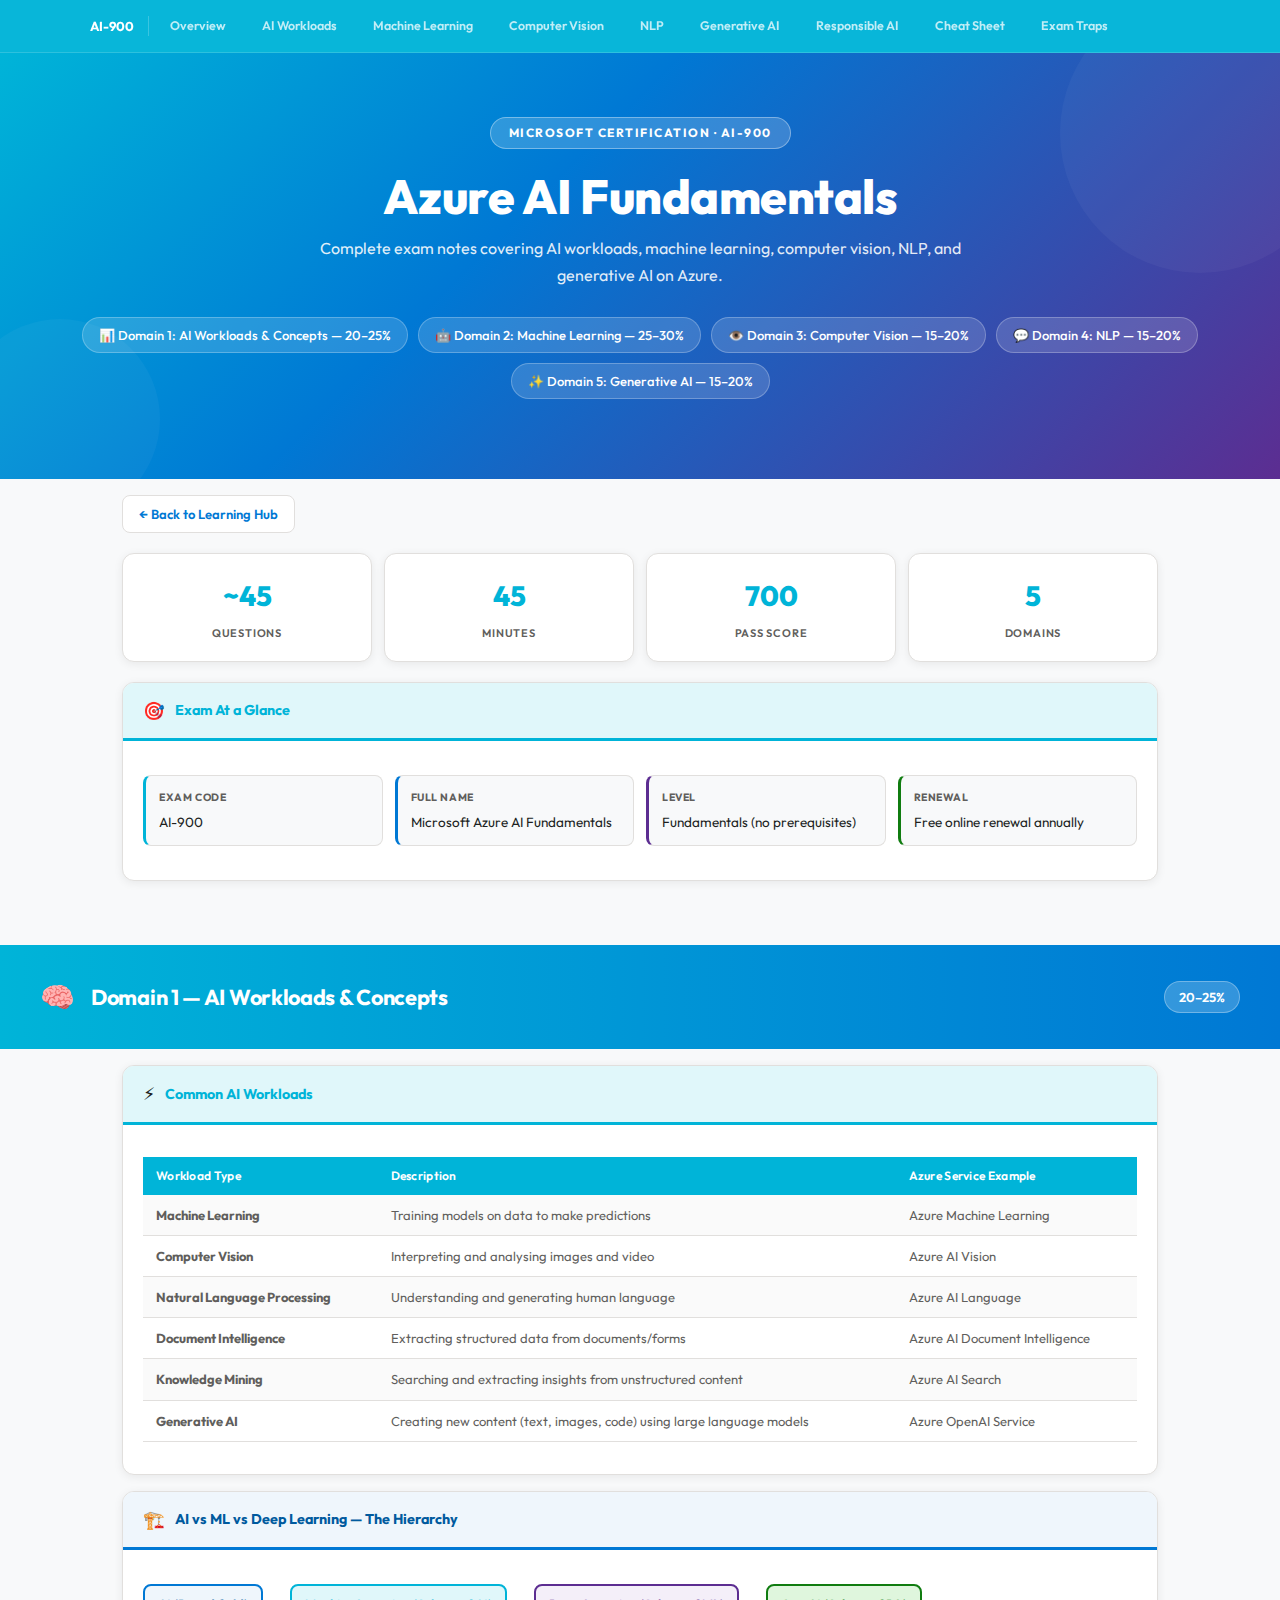
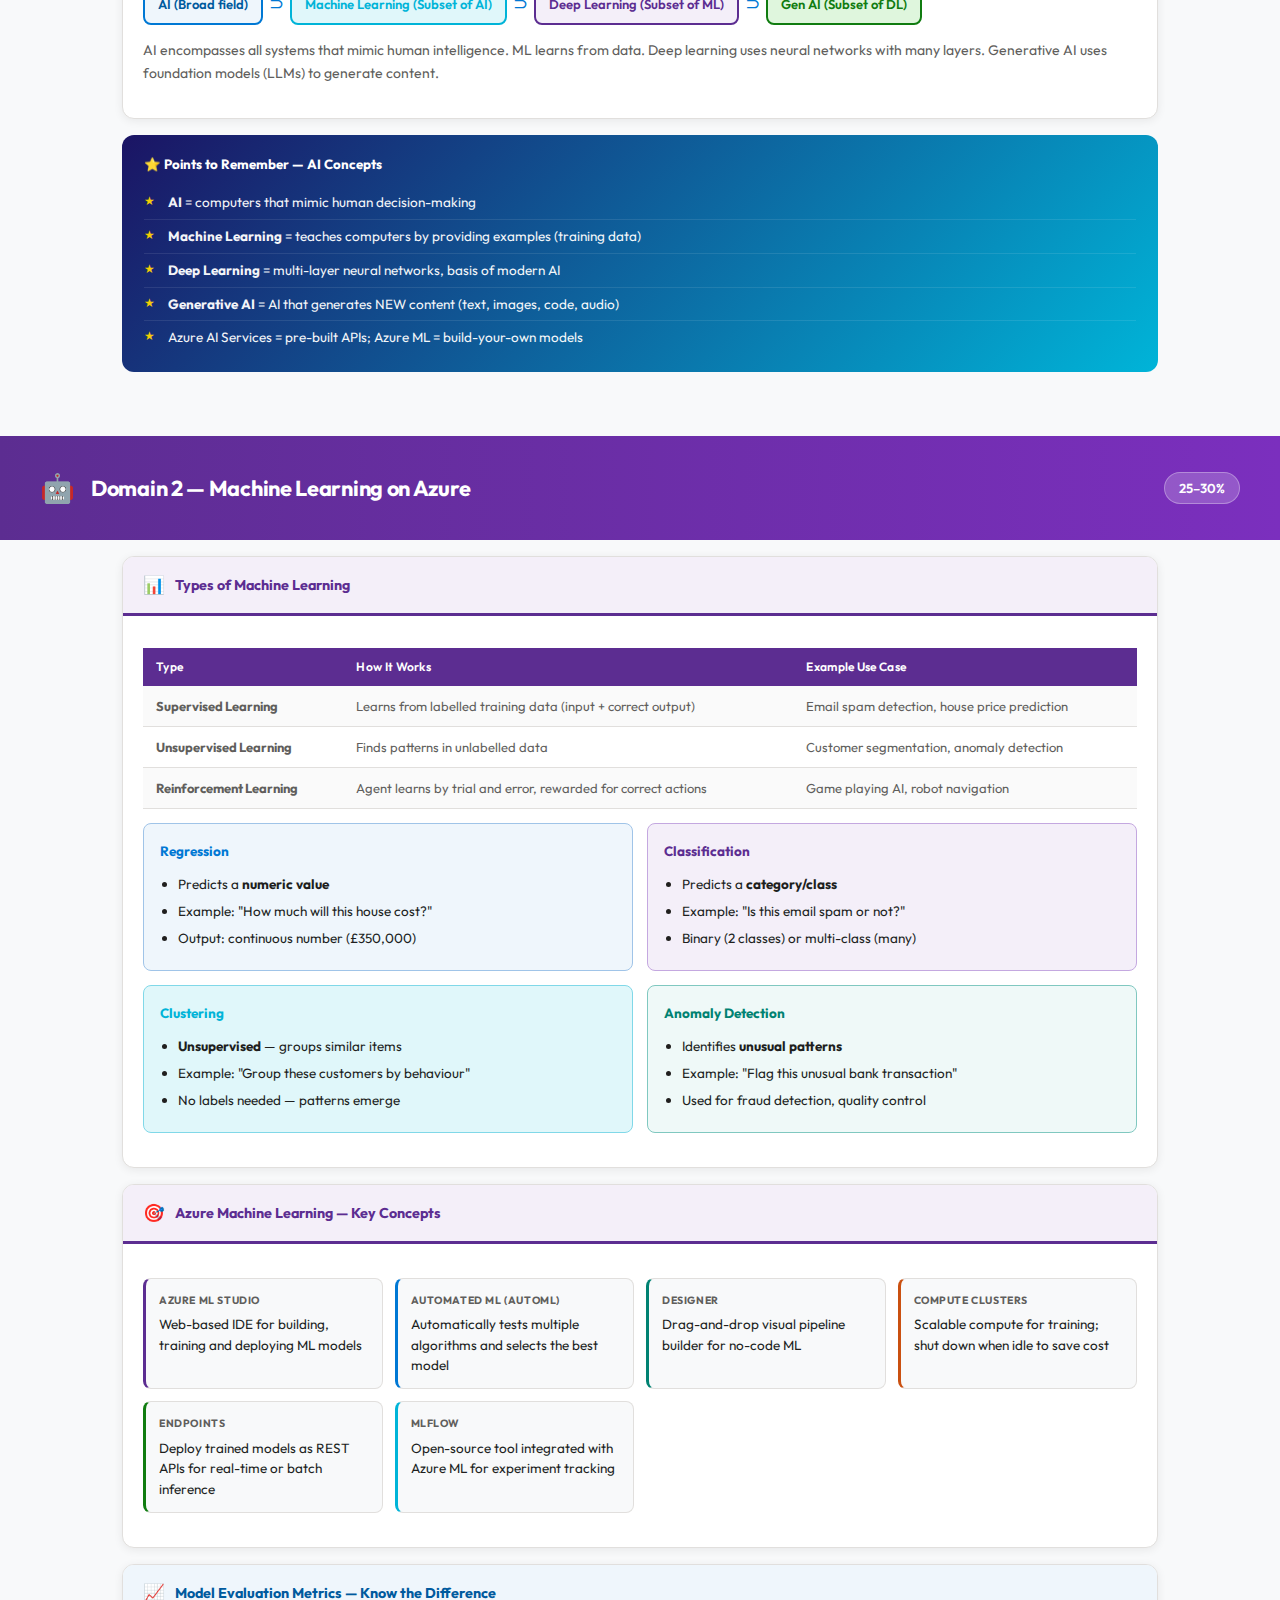
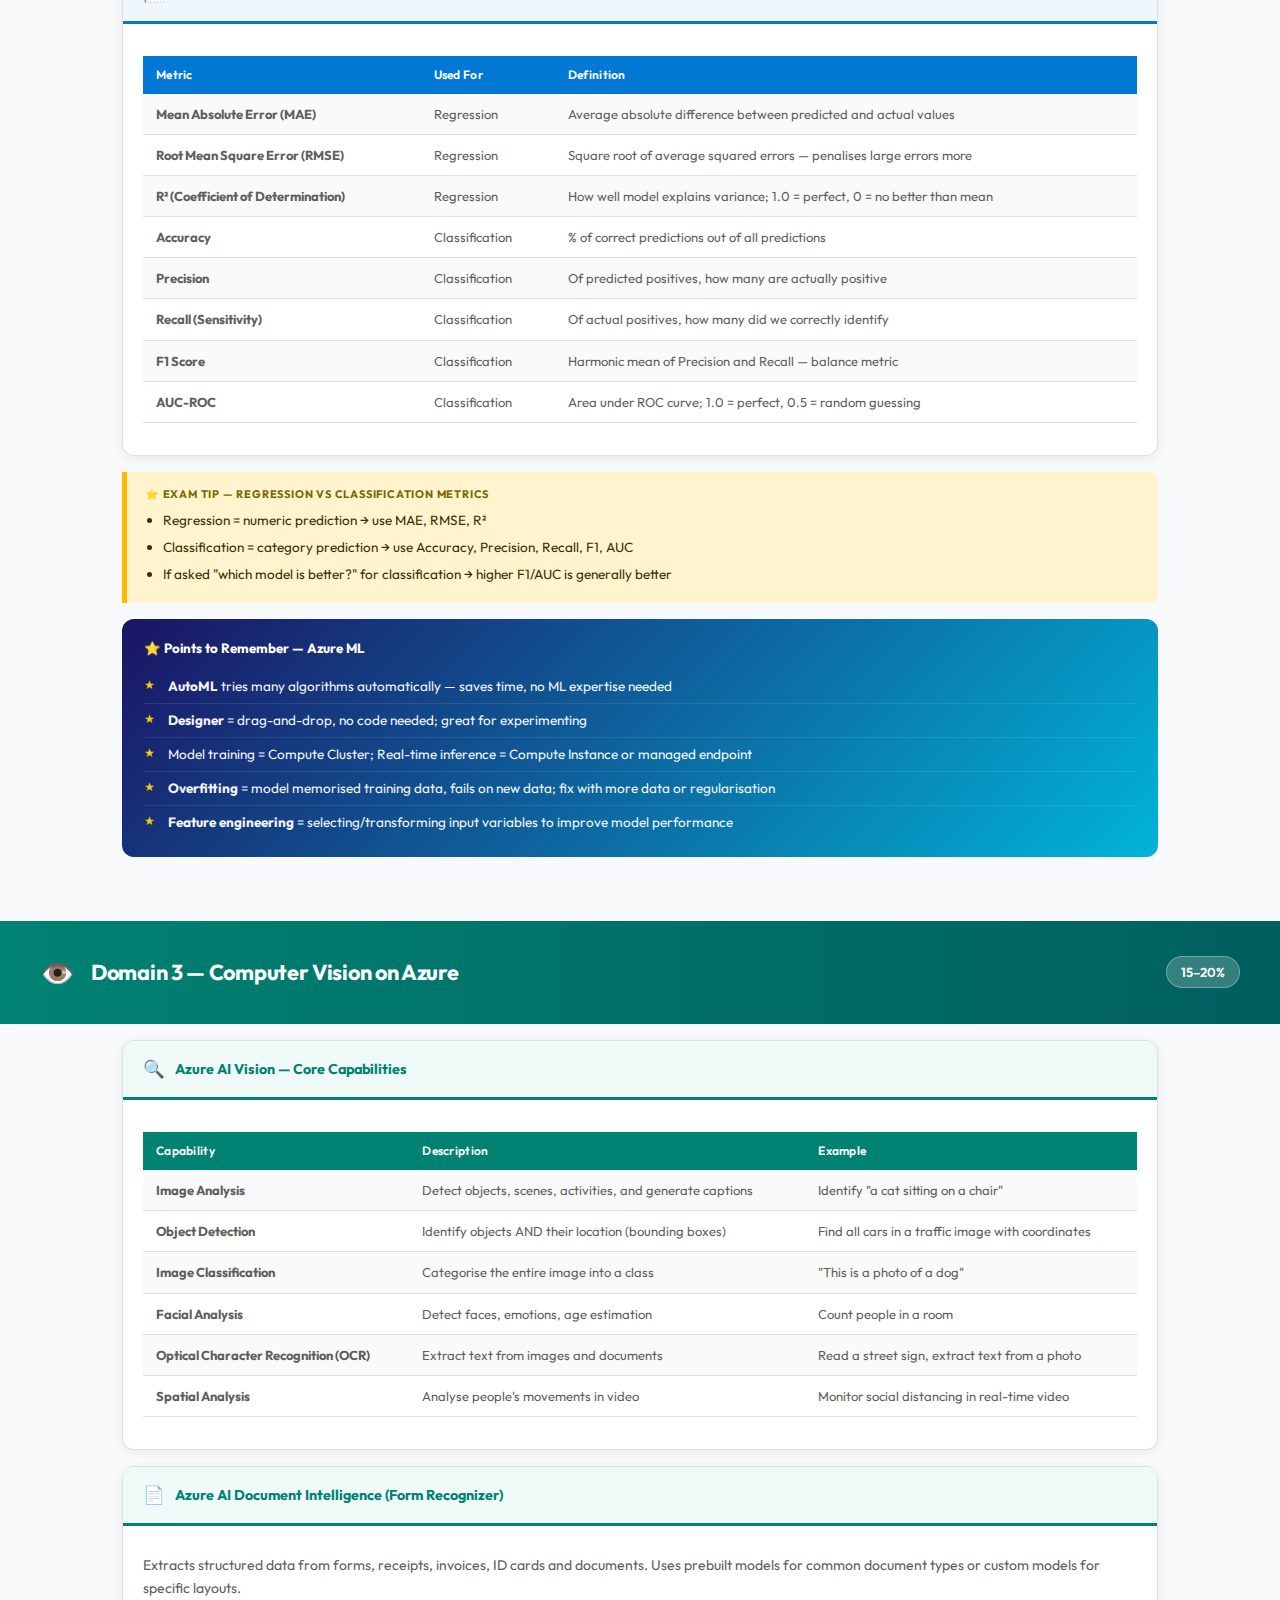
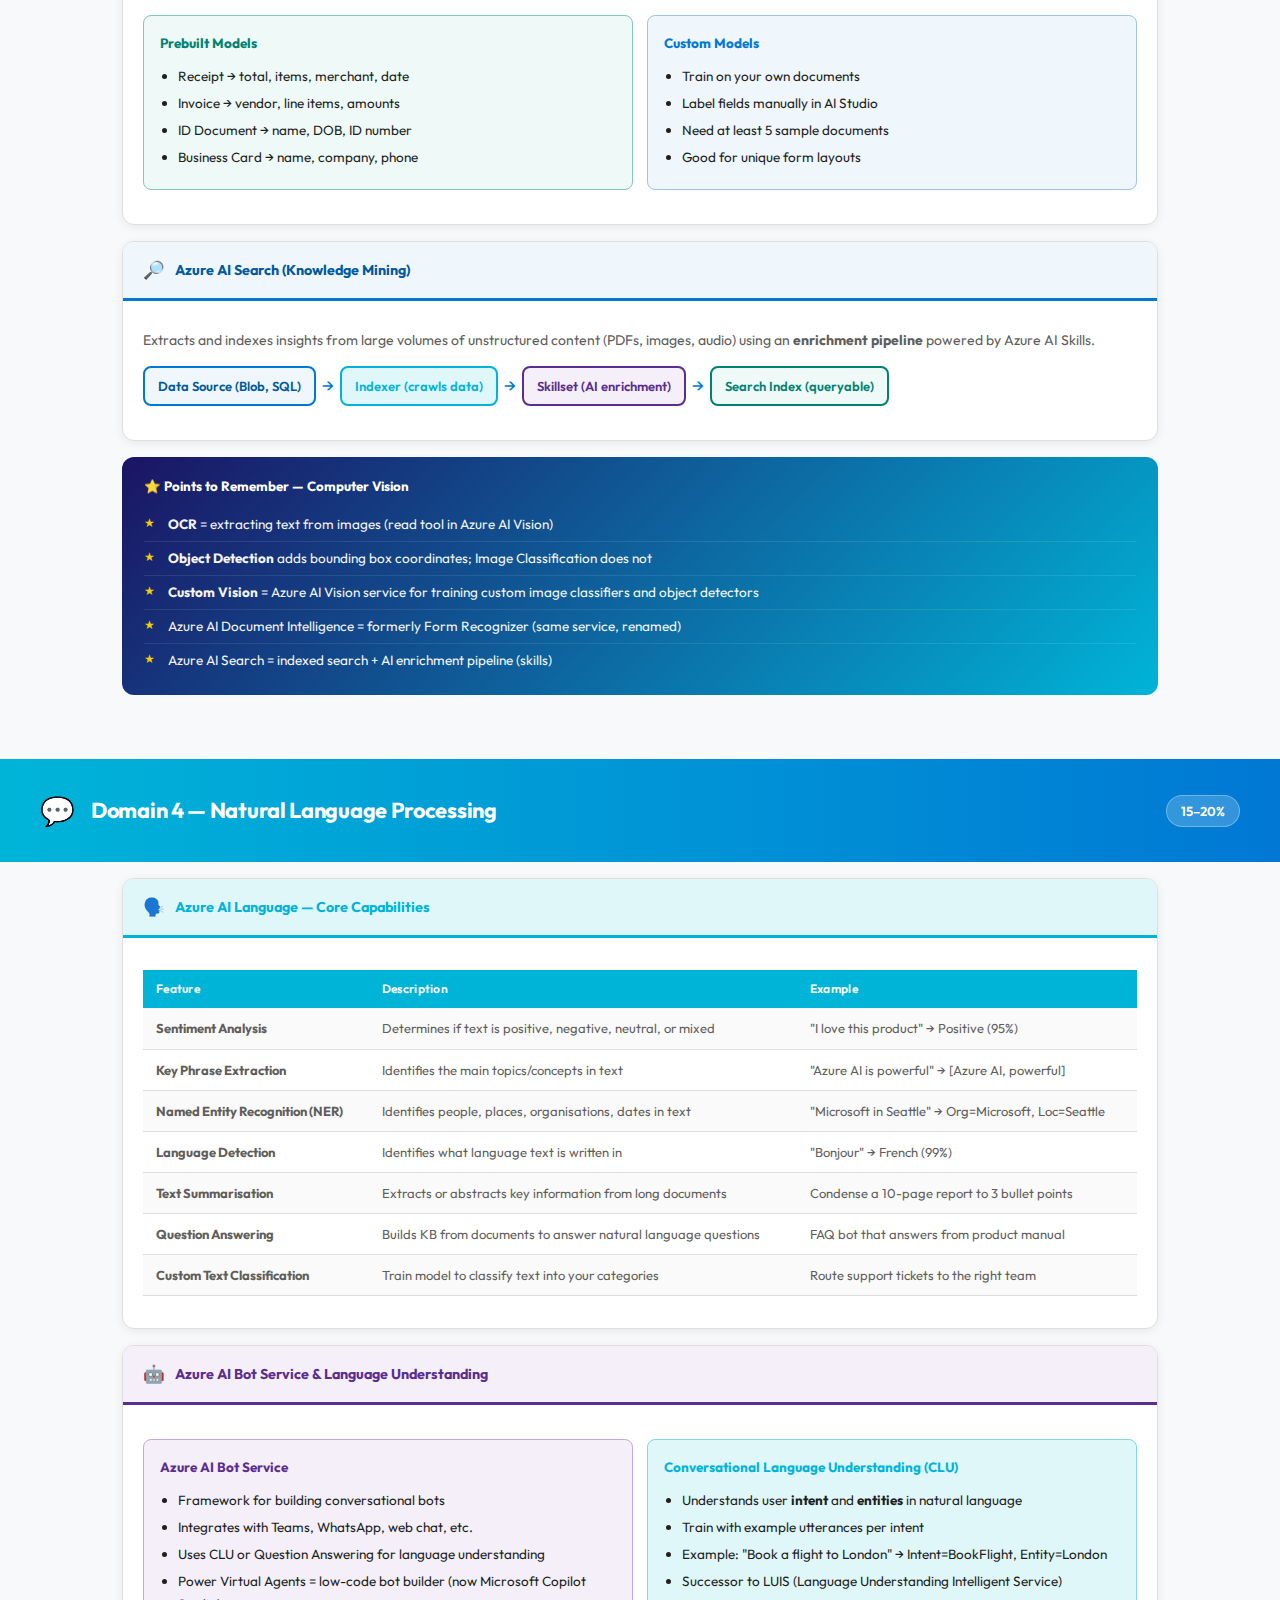
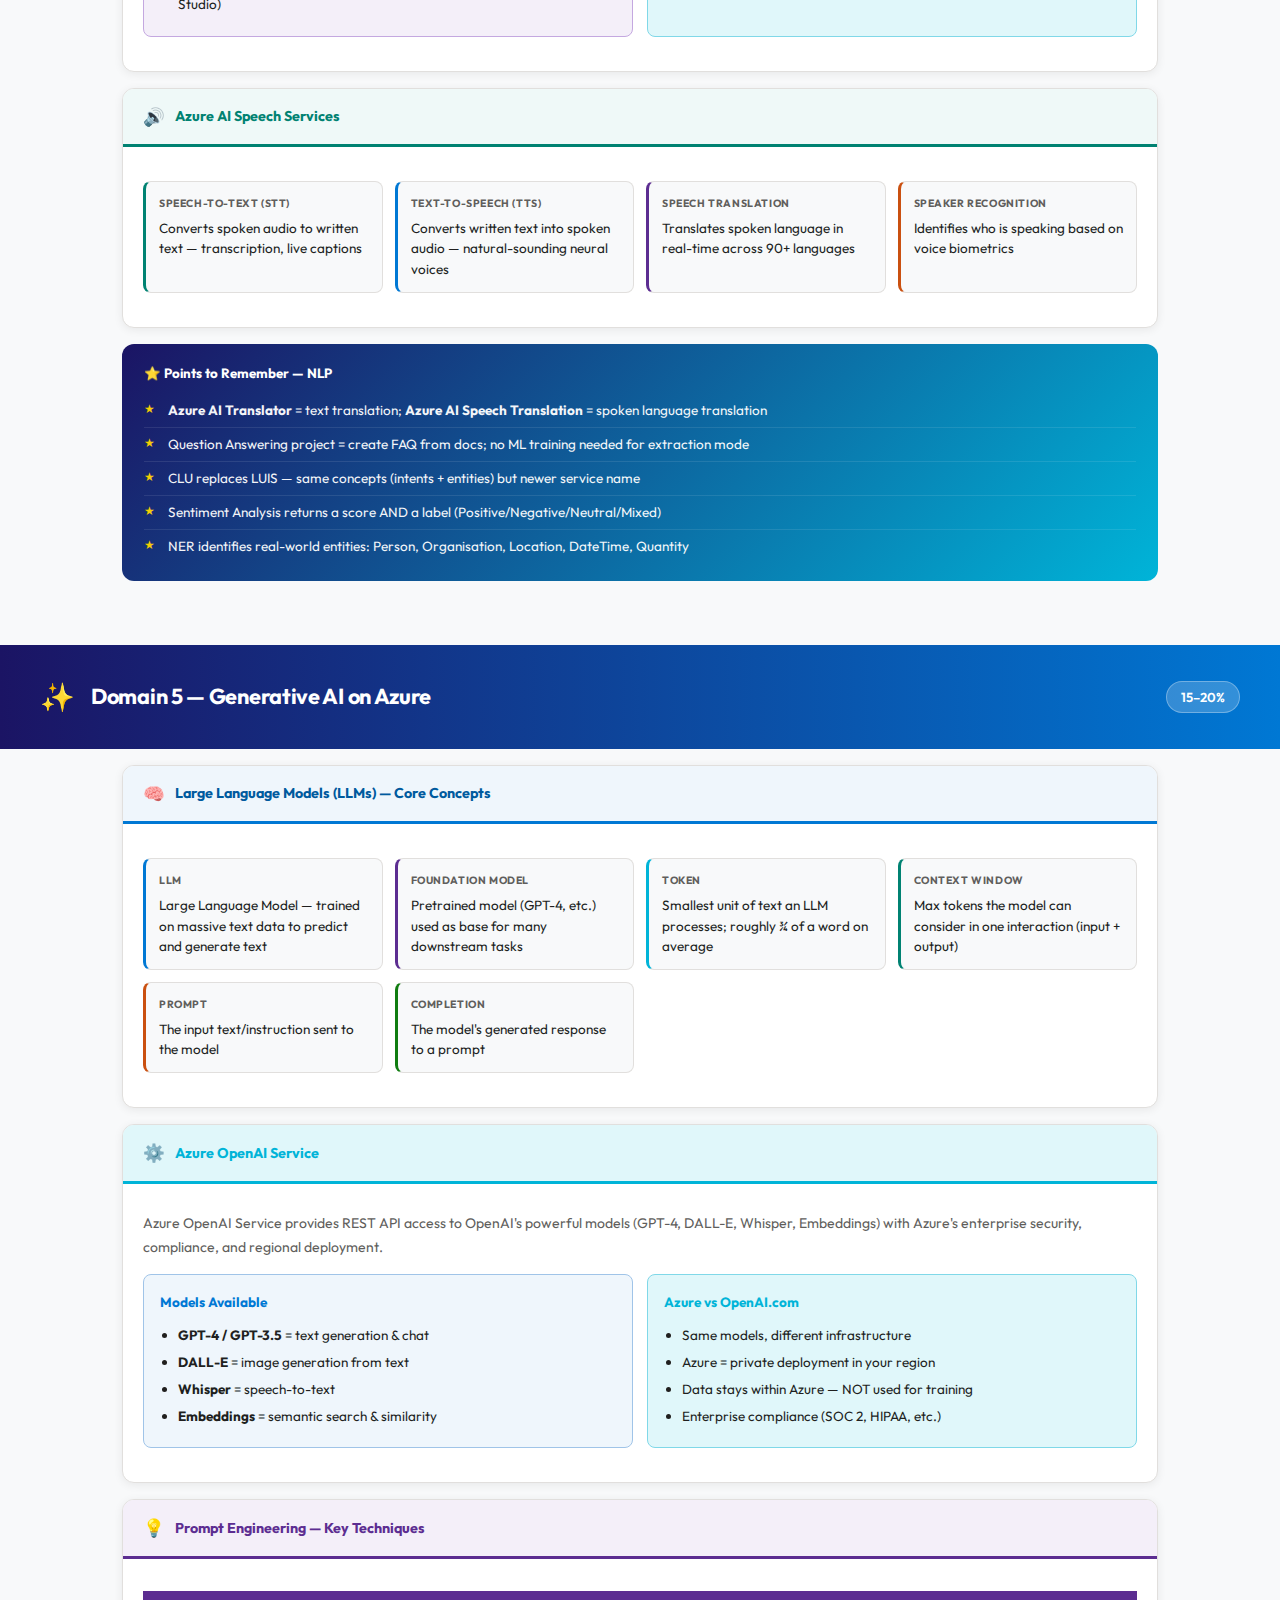
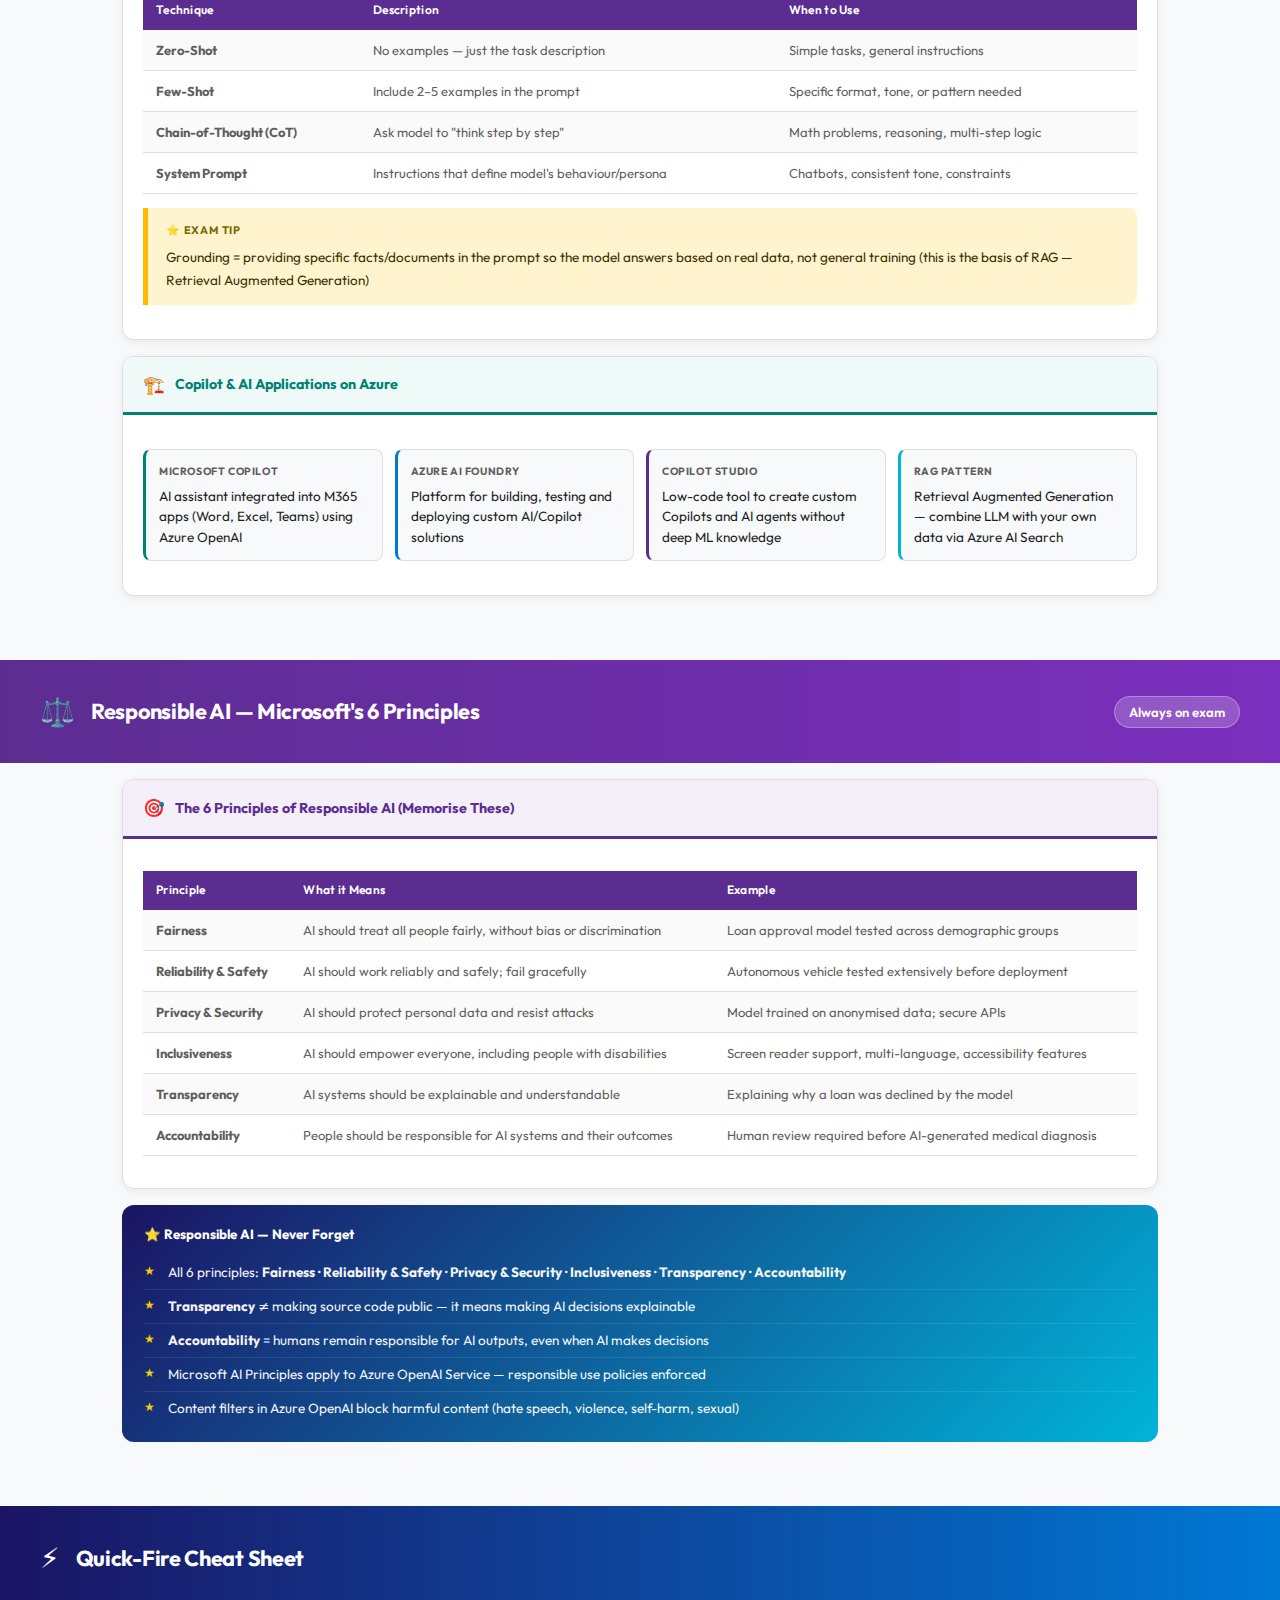
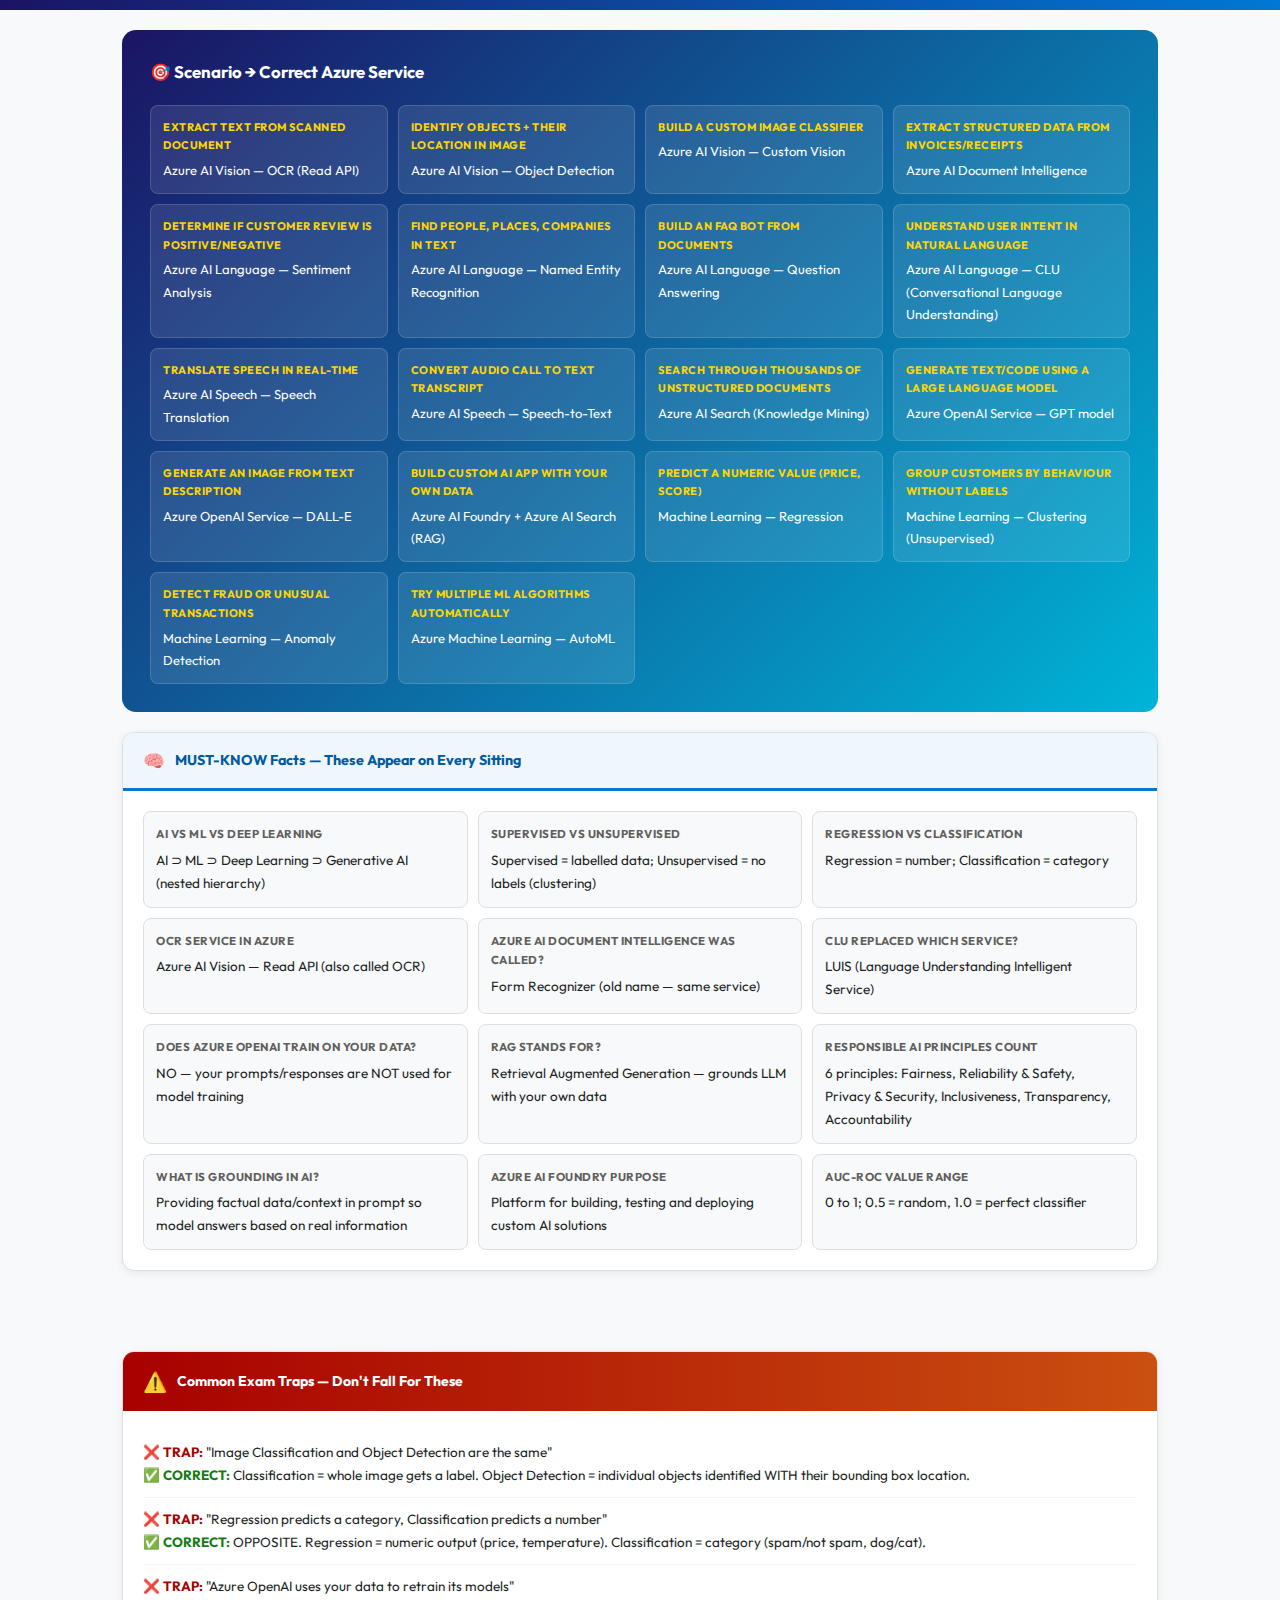
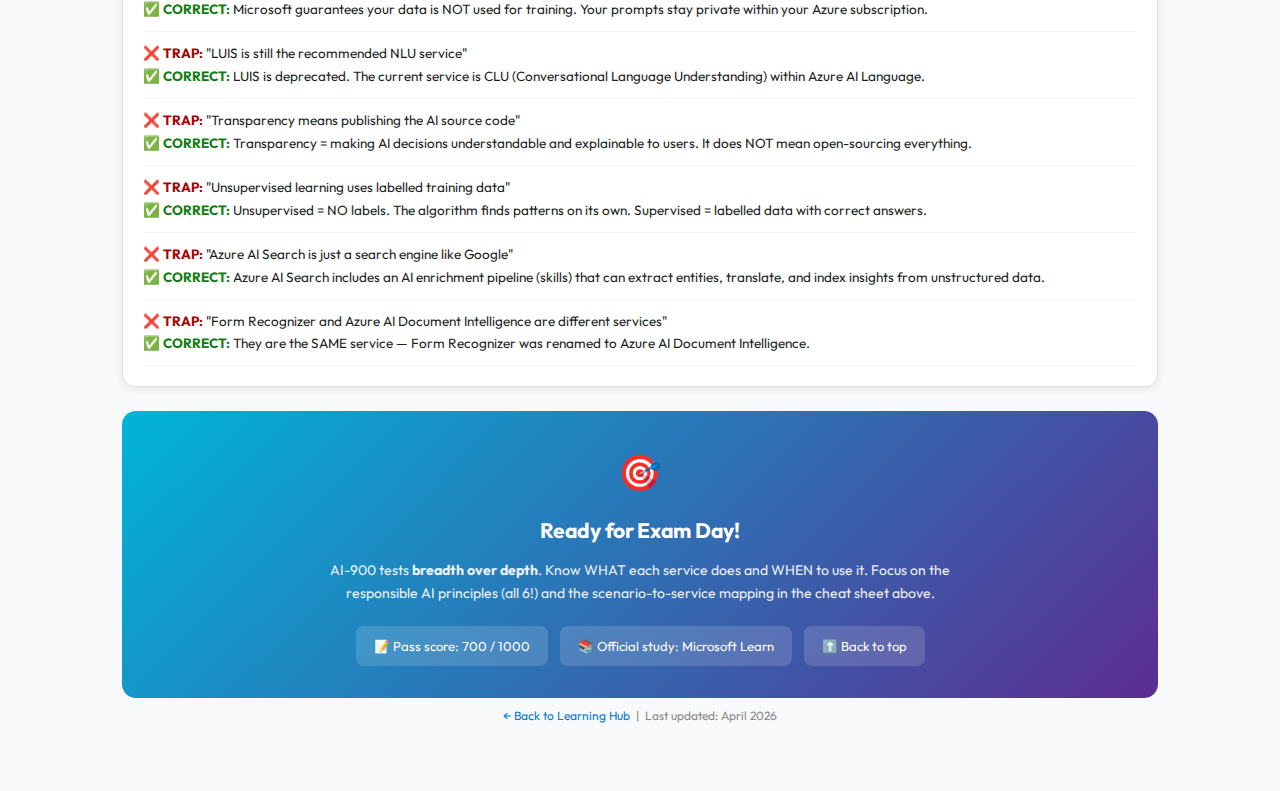
<file: notes/ai-900/index.html>
<!DOCTYPE html>
<html lang="en">
<head>
<meta charset="UTF-8">
<meta name="viewport" content="width=device-width, initial-scale=1.0">
<title>AI-900 Complete Exam Guide — Azure AI Fundamentals</title>
<style>
  @import url('https://fonts.googleapis.com/css2?family=Outfit:wght@300;400;500;600;700;800&family=JetBrains+Mono:wght@400;500&display=swap');
  :root {
    --ms-blue: #0078D4; --ms-dark: #005A9E; --ms-light: #EFF6FC; --ms-purple: #5C2D91;
    --ms-purple-light: #F4EFF9; --ms-teal: #008272; --ms-teal-light: #EFF9F8;
    --ms-red: #A80000; --ms-orange: #CA5010; --ms-green: #107C10; --ms-green-light: #DFF6DD;
    --ai-cyan: #00B4D8; --ai-cyan-light: #E0F7FA;
    --exam-yellow: #FFF4CE; --exam-border: #FFB900; --warn-bg: #FDE7E9; --warn-border: #A80000;
    --bg: #F8F9FA; --card: #FFFFFF; --text: #201F1E; --sub: #605E5C; --border: #E1DFDD;
    --shadow: 0 2px 10px rgba(0,0,0,0.07); --radius: 12px; --radius-sm: 8px;
  }
  * { box-sizing: border-box; margin: 0; padding: 0; }
  html { scroll-behavior: smooth; }
  body { font-family: 'Outfit','Segoe UI',system-ui,sans-serif; background:var(--bg); color:var(--text); line-height:1.7; font-size:14px; -webkit-font-smoothing:antialiased; }
  a { color:var(--ms-blue); text-decoration:none; }
  code { font-family:'JetBrains Mono',monospace; background:#E8ECF1; padding:2px 6px; border-radius:4px; font-size:12px; color:var(--ms-blue); }
  .sticky-nav { position:sticky; top:0; background:rgba(0,180,216,0.97); backdrop-filter:blur(8px); z-index:100; padding:0 32px; border-bottom:1px solid rgba(255,255,255,0.15); }
  .sticky-nav-inner { max-width:1100px; margin:0 auto; display:flex; align-items:center; height:52px; gap:6px; overflow-x:auto; scrollbar-width:none; }
  .sticky-nav-inner::-webkit-scrollbar { display:none; }
  .nav-tag { white-space:nowrap; padding:5px 14px; border-radius:50px; font-size:12.5px; font-weight:600; color:rgba(255,255,255,0.75); transition:all 0.2s; border:1px solid transparent; cursor:pointer; }
  .nav-tag:hover { color:white; border-color:rgba(255,255,255,0.3); background:rgba(255,255,255,0.1); }
  .nav-logo { font-weight:700; color:white; font-size:13px; margin-right:8px; white-space:nowrap; flex-shrink:0; }
  .nav-sep { width:1px; height:20px; background:rgba(255,255,255,0.2); flex-shrink:0; }
  .cover { background:linear-gradient(135deg,#00B4D8 0%,#0078D4 40%,#5C2D91 100%); color:white; padding:64px 40px 56px; text-align:center; position:relative; overflow:hidden; }
  .cover::before { content:''; position:absolute; top:-60px; right:-60px; width:280px; height:280px; border-radius:50%; background:rgba(255,255,255,0.04); }
  .cover::after { content:''; position:absolute; bottom:-40px; left:-40px; width:200px; height:200px; border-radius:50%; background:rgba(255,255,255,0.04); }
  .cover .pill-top { display:inline-block; background:rgba(255,255,255,0.18); border:1px solid rgba(255,255,255,0.35); border-radius:50px; padding:5px 18px; font-size:12px; font-weight:700; letter-spacing:1.5px; text-transform:uppercase; margin-bottom:20px; }
  .cover h1 { font-size:clamp(2rem,5vw,3rem); font-weight:800; line-height:1.15; margin-bottom:10px; letter-spacing:-0.5px; }
  .cover .subtitle { font-size:16px; opacity:0.88; margin-bottom:28px; max-width:680px; margin-left:auto; margin-right:auto; }
  .cover .pills { display:flex; justify-content:center; gap:10px; flex-wrap:wrap; margin-bottom:24px; }
  .cover .pill { background:rgba(255,255,255,0.15); border:1px solid rgba(255,255,255,0.25); border-radius:50px; padding:6px 16px; font-size:13px; font-weight:500; }
  .wrap { max-width:1100px; margin:0 auto; padding:0 32px 40px; }
  .domain-header { padding:28px 40px; color:white; display:flex; align-items:center; gap:16px; margin-top:8px; }
  .domain-header .dh-icon { font-size:2em; flex-shrink:0; }
  .domain-header h2 { font-size:1.55em; font-weight:700; letter-spacing:-0.3px; }
  .domain-header .dh-badge { margin-left:auto; background:rgba(255,255,255,0.2); border:1px solid rgba(255,255,255,0.3); border-radius:50px; padding:4px 14px; font-size:13px; font-weight:600; white-space:nowrap; }
  .dh-cyan { background:linear-gradient(90deg,#00B4D8,#0078D4); }
  .dh-purple { background:linear-gradient(90deg,#5C2D91,#7B2FBE); }
  .dh-teal { background:linear-gradient(90deg,#008272,#005F5F); }
  .dh-dark { background:linear-gradient(90deg,#1B1464,#0078D4); }
  h3.sec { font-size:18px; font-weight:700; color:var(--ms-blue); border-bottom:3px solid var(--ms-blue); padding-bottom:8px; margin:32px 0 16px; letter-spacing:-0.2px; }
  h3.sec.purple { color:var(--ms-purple); border-color:var(--ms-purple); }
  h3.sec.teal { color:var(--ms-teal); border-color:var(--ms-teal); }
  h3.sec.cyan { color:var(--ai-cyan); border-color:var(--ai-cyan); }
  .card { background:var(--card); border-radius:var(--radius); border:1px solid var(--border); box-shadow:var(--shadow); margin:16px 0; overflow:hidden; }
  .card-head { background:var(--ms-light); border-bottom:3px solid var(--ms-blue); padding:13px 20px; display:flex; align-items:center; gap:10px; }
  .card-head.purple { background:var(--ms-purple-light); border-bottom-color:var(--ms-purple); }
  .card-head.teal { background:var(--ms-teal-light); border-bottom-color:var(--ms-teal); }
  .card-head.cyan { background:var(--ai-cyan-light); border-bottom-color:var(--ai-cyan); }
  .card-head h4 { font-size:1.02em; font-weight:700; color:var(--ms-dark); }
  .card-head.purple h4 { color:var(--ms-purple); }
  .card-head.teal h4 { color:var(--ms-teal); }
  .card-head.cyan h4 { color:var(--ai-cyan); }
  .card-head .ch-icon { font-size:1.25em; }
  .card-body { padding:20px; }
  p.body-text { font-size:14px; margin:8px 0 12px; color:var(--sub); line-height:1.7; }
  table { width:100%; border-collapse:collapse; font-size:13px; margin:12px 0; }
  table th { background:var(--ms-blue); color:white; padding:9px 13px; text-align:left; font-size:12px; font-weight:600; letter-spacing:0.3px; }
  table.purple th { background:var(--ms-purple); }
  table.teal th { background:var(--ms-teal); }
  table.cyan th { background:var(--ai-cyan); }
  table.dark th { background:#1B1464; }
  table td { padding:9px 13px; border-bottom:1px solid var(--border); vertical-align:top; color:var(--sub); }
  table tr:nth-child(even) td { background:#FAFAFA; }
  .info-grid { display:grid; grid-template-columns:repeat(auto-fit,minmax(210px,1fr)); gap:12px; margin:14px 0; }
  .info-box { background:var(--bg); border:1px solid var(--border); border-radius:var(--radius-sm); padding:13px; }
  .info-box .lbl { font-size:10.5px; font-weight:700; text-transform:uppercase; letter-spacing:0.6px; color:var(--sub); margin-bottom:5px; }
  .info-box .val { font-size:13.5px; color:var(--text); line-height:1.5; }
  .info-box.accent-blue { border-left:3px solid var(--ms-blue); }
  .info-box.accent-purple { border-left:3px solid var(--ms-purple); }
  .info-box.accent-teal { border-left:3px solid var(--ms-teal); }
  .info-box.accent-green { border-left:3px solid var(--ms-green); }
  .info-box.accent-orange { border-left:3px solid var(--ms-orange); }
  .info-box.accent-cyan { border-left:3px solid var(--ai-cyan); }
  .exam-stats { display:grid; grid-template-columns:repeat(4,1fr); gap:12px; margin:20px 0; }
  .stat-box { background:var(--card); border:1px solid var(--border); border-radius:var(--radius); padding:18px; text-align:center; box-shadow:var(--shadow); }
  .stat-box .num { font-size:2em; font-weight:800; color:var(--ai-cyan); }
  .stat-box .label { font-size:11px; font-weight:600; color:var(--sub); text-transform:uppercase; letter-spacing:0.8px; margin-top:4px; }
  .exam-tip { background:var(--exam-yellow); border-left:5px solid var(--exam-border); border-radius:0 var(--radius-sm) var(--radius-sm) 0; padding:13px 18px; margin:14px 0; }
  .exam-tip .tip-label { font-size:11px; font-weight:700; text-transform:uppercase; letter-spacing:0.8px; color:#7A6800; margin-bottom:6px; display:flex; align-items:center; gap:6px; }
  .exam-tip ul,.exam-tip p { font-size:13.5px; color:#3A3000; }
  .exam-tip ul { padding-left:18px; } .exam-tip li { margin:4px 0; }
  .tip-box { background:var(--ms-green-light); border-left:5px solid var(--ms-green); border-radius:0 var(--radius-sm) var(--radius-sm) 0; padding:13px 18px; margin:14px 0; }
  .tip-box .tip-label { font-size:11px; font-weight:700; text-transform:uppercase; letter-spacing:0.8px; color:#0B5E0B; margin-bottom:6px; }
  .tip-box ul,.tip-box p { font-size:13.5px; color:#0B3D0B; }
  .tip-box ul { padding-left:18px; } .tip-box li { margin:4px 0; }
  .warn-box { background:var(--warn-bg); border-left:5px solid var(--warn-border); border-radius:0 var(--radius-sm) var(--radius-sm) 0; padding:13px 18px; margin:14px 0; }
  .warn-box p,.warn-box ul { font-size:13.5px; color:#5A0000; }
  .warn-box ul { padding-left:18px; } .warn-box li { margin:4px 0; }
  .ptr { background:linear-gradient(135deg,#1B1464 0%,#00B4D8 100%); color:white; border-radius:var(--radius); padding:18px 22px; margin:16px 0; }
  .ptr h4 { font-size:0.95em; font-weight:700; margin-bottom:10px; display:flex; align-items:center; gap:8px; }
  .ptr ul { list-style:none; padding:0; }
  .ptr ul li { padding:5px 0 5px 24px; font-size:13.5px; position:relative; opacity:0.95; border-bottom:1px solid rgba(255,255,255,0.1); }
  .ptr ul li:last-child { border-bottom:none; }
  .ptr ul li::before { content:"★"; position:absolute; left:0; color:#FFD700; font-size:12px; }
  .compare-grid { display:grid; grid-template-columns:1fr 1fr; gap:14px; margin:14px 0; }
  .compare-box { border-radius:var(--radius-sm); padding:16px; border:1px solid var(--border); }
  .compare-box.blue { background:var(--ms-light); border-color:#A0C4E8; }
  .compare-box.purple { background:var(--ms-purple-light); border-color:#C4A8E0; }
  .compare-box.teal { background:var(--ms-teal-light); border-color:#80C8C0; }
  .compare-box.cyan { background:var(--ai-cyan-light); border-color:#80D8E8; }
  .compare-box h4 { font-size:13.5px; font-weight:700; margin-bottom:10px; }
  .compare-box.blue h4 { color:var(--ms-blue); } .compare-box.purple h4 { color:var(--ms-purple); }
  .compare-box.teal h4 { color:var(--ms-teal); } .compare-box.cyan h4 { color:var(--ai-cyan); }
  .compare-box ul { padding-left:18px; font-size:13px; } .compare-box ul li { margin:4px 0; }
  .flow { display:flex; align-items:center; flex-wrap:wrap; gap:6px; margin:14px 0; }
  .flow-step { background:var(--ms-light); border:2px solid var(--ms-blue); border-radius:var(--radius-sm); padding:7px 13px; font-size:13px; font-weight:600; color:var(--ms-dark); text-align:center; }
  .flow-step.cyan { background:var(--ai-cyan-light); border-color:var(--ai-cyan); color:var(--ai-cyan); }
  .flow-arrow { font-size:18px; color:var(--ms-blue); }
  .cheat-bg { background:linear-gradient(135deg,#1B1464 0%,#00B4D8 100%); color:white; border-radius:14px; padding:28px; margin:20px 0; }
  .cheat-bg h3 { font-size:1.2em; margin-bottom:18px; display:flex; align-items:center; gap:8px; }
  .cs-grid { display:grid; grid-template-columns:repeat(auto-fit,minmax(220px,1fr)); gap:10px; }
  .cs-item { background:rgba(255,255,255,0.1); border:1px solid rgba(255,255,255,0.15); border-radius:var(--radius-sm); padding:12px; font-size:13px; }
  .cs-item strong { display:block; margin-bottom:4px; color:#FFD700; font-size:11px; text-transform:uppercase; letter-spacing:0.5px; }
  .traps-card { background:white; border-radius:var(--radius); border:1px solid var(--border); overflow:hidden; margin:16px 0; box-shadow:var(--shadow); }
  .traps-card .traps-head { background:linear-gradient(90deg,#A80000,#CA5010); padding:13px 20px; display:flex; align-items:center; gap:10px; color:white; }
  .traps-card .traps-head h4 { font-size:1em; font-weight:700; }
  .traps-card .traps-body { padding:20px; }
  .traps-card .trap { padding:10px 0; border-bottom:1px solid #F3F3F3; font-size:13.5px; }
  .false { color:#A80000; font-weight:700; } .correct { color:#107C10; font-weight:700; }
  .ul.std { padding-left:18px; font-size:13.5px; } .ul.std li { margin:4px 0; }
  ul.std { padding-left:18px; font-size:13.5px; } ul.std li { margin:4px 0; }
  .back-btn { display:inline-flex; align-items:center; gap:6px; padding:7px 16px; background:white; border:1px solid var(--border); border-radius:var(--radius-sm); font-size:13px; font-weight:600; color:var(--ms-blue); text-decoration:none; margin:16px 0 0; transition:all 0.2s; }
  .back-btn:hover { background:var(--ms-light); }
  .must-know-grid { display:grid; grid-template-columns:repeat(auto-fit,minmax(260px,1fr)); gap:10px; }
  .must-know-item { background:var(--bg); border:1px solid var(--border); border-radius:var(--radius-sm); padding:12px; }
  .mk-q { font-size:11.5px; font-weight:700; color:var(--sub); text-transform:uppercase; letter-spacing:0.5px; margin-bottom:5px; }
  .mk-a { font-size:13.5px; color:var(--text); }
</style>
</head>
<body>

<div class="sticky-nav">
  <div class="sticky-nav-inner">
    <span class="nav-logo">AI-900</span>
    <div class="nav-sep"></div>
    <a href="#overview" class="nav-tag">Overview</a>
    <a href="#workloads" class="nav-tag">AI Workloads</a>
    <a href="#ml" class="nav-tag">Machine Learning</a>
    <a href="#vision" class="nav-tag">Computer Vision</a>
    <a href="#nlp" class="nav-tag">NLP</a>
    <a href="#genai" class="nav-tag">Generative AI</a>
    <a href="#responsible" class="nav-tag">Responsible AI</a>
    <a href="#cheatsheet" class="nav-tag">Cheat Sheet</a>
    <a href="#traps" class="nav-tag">Exam Traps</a>
  </div>
</div>

<div class="cover" id="overview">
  <div class="pill-top">Microsoft Certification · AI-900</div>
  <h1>Azure AI Fundamentals</h1>
  <p class="subtitle">Complete exam notes covering AI workloads, machine learning, computer vision, NLP, and generative AI on Azure.</p>
  <div class="pills">
    <span class="pill">📊 Domain 1: AI Workloads & Concepts — 20–25%</span>
    <span class="pill">🤖 Domain 2: Machine Learning — 25–30%</span>
    <span class="pill">👁️ Domain 3: Computer Vision — 15–20%</span>
    <span class="pill">💬 Domain 4: NLP — 15–20%</span>
    <span class="pill">✨ Domain 5: Generative AI — 15–20%</span>
  </div>
</div>

<div class="wrap">
  <a href="../index.html" class="back-btn">← Back to Learning Hub</a>
  <div class="exam-stats">
    <div class="stat-box"><div class="num">~45</div><div class="label">Questions</div></div>
    <div class="stat-box"><div class="num">45</div><div class="label">Minutes</div></div>
    <div class="stat-box"><div class="num">700</div><div class="label">Pass Score</div></div>
    <div class="stat-box"><div class="num">5</div><div class="label">Domains</div></div>
  </div>

  <div class="card">
    <div class="card-head cyan"><div class="ch-icon">🎯</div><h4>Exam At a Glance</h4></div>
    <div class="card-body">
      <div class="info-grid">
        <div class="info-box accent-cyan"><div class="lbl">Exam Code</div><div class="val">AI-900</div></div>
        <div class="info-box accent-blue"><div class="lbl">Full Name</div><div class="val">Microsoft Azure AI Fundamentals</div></div>
        <div class="info-box accent-purple"><div class="lbl">Level</div><div class="val">Fundamentals (no prerequisites)</div></div>
        <div class="info-box accent-green"><div class="lbl">Renewal</div><div class="val">Free online renewal annually</div></div>
      </div>
    </div>
  </div>
</div>

<!-- DOMAIN 1: AI WORKLOADS -->
<div id="workloads" class="domain-header dh-cyan">
  <div class="dh-icon">🧠</div>
  <h2>Domain 1 — AI Workloads &amp; Concepts</h2>
  <span class="dh-badge">20–25%</span>
</div>
<div class="wrap">
  <div class="card">
    <div class="card-head cyan"><div class="ch-icon">⚡</div><h4>Common AI Workloads</h4></div>
    <div class="card-body">
      <table class="cyan">
        <tr><th>Workload Type</th><th>Description</th><th>Azure Service Example</th></tr>
        <tr><td><strong>Machine Learning</strong></td><td>Training models on data to make predictions</td><td>Azure Machine Learning</td></tr>
        <tr><td><strong>Computer Vision</strong></td><td>Interpreting and analysing images and video</td><td>Azure AI Vision</td></tr>
        <tr><td><strong>Natural Language Processing</strong></td><td>Understanding and generating human language</td><td>Azure AI Language</td></tr>
        <tr><td><strong>Document Intelligence</strong></td><td>Extracting structured data from documents/forms</td><td>Azure AI Document Intelligence</td></tr>
        <tr><td><strong>Knowledge Mining</strong></td><td>Searching and extracting insights from unstructured content</td><td>Azure AI Search</td></tr>
        <tr><td><strong>Generative AI</strong></td><td>Creating new content (text, images, code) using large language models</td><td>Azure OpenAI Service</td></tr>
      </table>
    </div>
  </div>

  <div class="card">
    <div class="card-head"><div class="ch-icon">🏗️</div><h4>AI vs ML vs Deep Learning — The Hierarchy</h4></div>
    <div class="card-body">
      <div class="flow">
        <div class="flow-step" style="background:#EFF6FC;border-color:#0078D4;">AI (Broad field)</div>
        <div class="flow-arrow">⊃</div>
        <div class="flow-step cyan">Machine Learning (Subset of AI)</div>
        <div class="flow-arrow">⊃</div>
        <div class="flow-step" style="background:#F4EFF9;border-color:#5C2D91;color:#5C2D91;">Deep Learning (Subset of ML)</div>
        <div class="flow-arrow">⊃</div>
        <div class="flow-step" style="background:#DFF6DD;border-color:#107C10;color:#107C10;">Gen AI (Subset of DL)</div>
      </div>
      <p class="body-text">AI encompasses all systems that mimic human intelligence. ML learns from data. Deep learning uses neural networks with many layers. Generative AI uses foundation models (LLMs) to generate content.</p>
    </div>
  </div>

  <div class="ptr">
    <h4>⭐ Points to Remember — AI Concepts</h4>
    <ul>
      <li><strong>AI</strong> = computers that mimic human decision-making</li>
      <li><strong>Machine Learning</strong> = teaches computers by providing examples (training data)</li>
      <li><strong>Deep Learning</strong> = multi-layer neural networks, basis of modern AI</li>
      <li><strong>Generative AI</strong> = AI that generates NEW content (text, images, code, audio)</li>
      <li>Azure AI Services = pre-built APIs; Azure ML = build-your-own models</li>
    </ul>
  </div>
</div>

<!-- DOMAIN 2: MACHINE LEARNING -->
<div id="ml" class="domain-header dh-purple">
  <div class="dh-icon">🤖</div>
  <h2>Domain 2 — Machine Learning on Azure</h2>
  <span class="dh-badge">25–30%</span>
</div>
<div class="wrap">
  <div class="card">
    <div class="card-head purple"><div class="ch-icon">📊</div><h4>Types of Machine Learning</h4></div>
    <div class="card-body">
      <table class="purple">
        <tr><th>Type</th><th>How It Works</th><th>Example Use Case</th></tr>
        <tr><td><strong>Supervised Learning</strong></td><td>Learns from labelled training data (input + correct output)</td><td>Email spam detection, house price prediction</td></tr>
        <tr><td><strong>Unsupervised Learning</strong></td><td>Finds patterns in unlabelled data</td><td>Customer segmentation, anomaly detection</td></tr>
        <tr><td><strong>Reinforcement Learning</strong></td><td>Agent learns by trial and error, rewarded for correct actions</td><td>Game playing AI, robot navigation</td></tr>
      </table>
      <div class="compare-grid" style="margin-top:14px;">
        <div class="compare-box blue">
          <h4>Regression</h4>
          <ul class="std"><li>Predicts a <strong>numeric value</strong></li><li>Example: "How much will this house cost?"</li><li>Output: continuous number (£350,000)</li></ul>
        </div>
        <div class="compare-box purple">
          <h4>Classification</h4>
          <ul class="std"><li>Predicts a <strong>category/class</strong></li><li>Example: "Is this email spam or not?"</li><li>Binary (2 classes) or multi-class (many)</li></ul>
        </div>
        <div class="compare-box cyan">
          <h4>Clustering</h4>
          <ul class="std"><li><strong>Unsupervised</strong> — groups similar items</li><li>Example: "Group these customers by behaviour"</li><li>No labels needed — patterns emerge</li></ul>
        </div>
        <div class="compare-box teal">
          <h4>Anomaly Detection</h4>
          <ul class="std"><li>Identifies <strong>unusual patterns</strong></li><li>Example: "Flag this unusual bank transaction"</li><li>Used for fraud detection, quality control</li></ul>
        </div>
      </div>
    </div>
  </div>

  <div class="card">
    <div class="card-head purple"><div class="ch-icon">🎯</div><h4>Azure Machine Learning — Key Concepts</h4></div>
    <div class="card-body">
      <div class="info-grid">
        <div class="info-box accent-purple"><div class="lbl">Azure ML Studio</div><div class="val">Web-based IDE for building, training and deploying ML models</div></div>
        <div class="info-box accent-blue"><div class="lbl">Automated ML (AutoML)</div><div class="val">Automatically tests multiple algorithms and selects the best model</div></div>
        <div class="info-box accent-teal"><div class="lbl">Designer</div><div class="val">Drag-and-drop visual pipeline builder for no-code ML</div></div>
        <div class="info-box accent-orange"><div class="lbl">Compute Clusters</div><div class="val">Scalable compute for training; shut down when idle to save cost</div></div>
        <div class="info-box accent-green"><div class="lbl">Endpoints</div><div class="val">Deploy trained models as REST APIs for real-time or batch inference</div></div>
        <div class="info-box accent-cyan"><div class="lbl">MLflow</div><div class="val">Open-source tool integrated with Azure ML for experiment tracking</div></div>
      </div>
    </div>
  </div>

  <div class="card">
    <div class="card-head"><div class="ch-icon">📈</div><h4>Model Evaluation Metrics — Know the Difference</h4></div>
    <div class="card-body">
      <table>
        <tr><th>Metric</th><th>Used For</th><th>Definition</th></tr>
        <tr><td><strong>Mean Absolute Error (MAE)</strong></td><td>Regression</td><td>Average absolute difference between predicted and actual values</td></tr>
        <tr><td><strong>Root Mean Square Error (RMSE)</strong></td><td>Regression</td><td>Square root of average squared errors — penalises large errors more</td></tr>
        <tr><td><strong>R² (Coefficient of Determination)</strong></td><td>Regression</td><td>How well model explains variance; 1.0 = perfect, 0 = no better than mean</td></tr>
        <tr><td><strong>Accuracy</strong></td><td>Classification</td><td>% of correct predictions out of all predictions</td></tr>
        <tr><td><strong>Precision</strong></td><td>Classification</td><td>Of predicted positives, how many are actually positive</td></tr>
        <tr><td><strong>Recall (Sensitivity)</strong></td><td>Classification</td><td>Of actual positives, how many did we correctly identify</td></tr>
        <tr><td><strong>F1 Score</strong></td><td>Classification</td><td>Harmonic mean of Precision and Recall — balance metric</td></tr>
        <tr><td><strong>AUC-ROC</strong></td><td>Classification</td><td>Area under ROC curve; 1.0 = perfect, 0.5 = random guessing</td></tr>
      </table>
    </div>
  </div>

  <div class="exam-tip">
    <div class="tip-label">⭐ Exam Tip — Regression vs Classification Metrics</div>
    <ul><li>Regression = numeric prediction → use MAE, RMSE, R²</li><li>Classification = category prediction → use Accuracy, Precision, Recall, F1, AUC</li><li>If asked "which model is better?" for classification → higher F1/AUC is generally better</li></ul>
  </div>

  <div class="ptr">
    <h4>⭐ Points to Remember — Azure ML</h4>
    <ul>
      <li><strong>AutoML</strong> tries many algorithms automatically — saves time, no ML expertise needed</li>
      <li><strong>Designer</strong> = drag-and-drop, no code needed; great for experimenting</li>
      <li>Model training = Compute Cluster; Real-time inference = Compute Instance or managed endpoint</li>
      <li><strong>Overfitting</strong> = model memorised training data, fails on new data; fix with more data or regularisation</li>
      <li><strong>Feature engineering</strong> = selecting/transforming input variables to improve model performance</li>
    </ul>
  </div>
</div>

<!-- DOMAIN 3: COMPUTER VISION -->
<div id="vision" class="domain-header dh-teal">
  <div class="dh-icon">👁️</div>
  <h2>Domain 3 — Computer Vision on Azure</h2>
  <span class="dh-badge">15–20%</span>
</div>
<div class="wrap">
  <div class="card">
    <div class="card-head teal"><div class="ch-icon">🔍</div><h4>Azure AI Vision — Core Capabilities</h4></div>
    <div class="card-body">
      <table class="teal">
        <tr><th>Capability</th><th>Description</th><th>Example</th></tr>
        <tr><td><strong>Image Analysis</strong></td><td>Detect objects, scenes, activities, and generate captions</td><td>Identify "a cat sitting on a chair"</td></tr>
        <tr><td><strong>Object Detection</strong></td><td>Identify objects AND their location (bounding boxes)</td><td>Find all cars in a traffic image with coordinates</td></tr>
        <tr><td><strong>Image Classification</strong></td><td>Categorise the entire image into a class</td><td>"This is a photo of a dog"</td></tr>
        <tr><td><strong>Facial Analysis</strong></td><td>Detect faces, emotions, age estimation</td><td>Count people in a room</td></tr>
        <tr><td><strong>Optical Character Recognition (OCR)</strong></td><td>Extract text from images and documents</td><td>Read a street sign, extract text from a photo</td></tr>
        <tr><td><strong>Spatial Analysis</strong></td><td>Analyse people's movements in video</td><td>Monitor social distancing in real-time video</td></tr>
      </table>
    </div>
  </div>

  <div class="card">
    <div class="card-head teal"><div class="ch-icon">📄</div><h4>Azure AI Document Intelligence (Form Recognizer)</h4></div>
    <div class="card-body">
      <p class="body-text">Extracts structured data from forms, receipts, invoices, ID cards and documents. Uses prebuilt models for common document types or custom models for specific layouts.</p>
      <div class="compare-grid">
        <div class="compare-box teal">
          <h4>Prebuilt Models</h4>
          <ul class="std"><li>Receipt → total, items, merchant, date</li><li>Invoice → vendor, line items, amounts</li><li>ID Document → name, DOB, ID number</li><li>Business Card → name, company, phone</li></ul>
        </div>
        <div class="compare-box blue">
          <h4>Custom Models</h4>
          <ul class="std"><li>Train on your own documents</li><li>Label fields manually in AI Studio</li><li>Need at least 5 sample documents</li><li>Good for unique form layouts</li></ul>
        </div>
      </div>
    </div>
  </div>

  <div class="card">
    <div class="card-head"><div class="ch-icon">🔎</div><h4>Azure AI Search (Knowledge Mining)</h4></div>
    <div class="card-body">
      <p class="body-text">Extracts and indexes insights from large volumes of unstructured content (PDFs, images, audio) using an <strong>enrichment pipeline</strong> powered by Azure AI Skills.</p>
      <div class="flow">
        <div class="flow-step">Data Source (Blob, SQL)</div>
        <div class="flow-arrow">→</div>
        <div class="flow-step cyan">Indexer (crawls data)</div>
        <div class="flow-arrow">→</div>
        <div class="flow-step" style="background:#F4EFF9;border-color:#5C2D91;color:#5C2D91;">Skillset (AI enrichment)</div>
        <div class="flow-arrow">→</div>
        <div class="flow-step" style="background:#EFF9F8;border-color:#008272;color:#008272;">Search Index (queryable)</div>
      </div>
    </div>
  </div>

  <div class="ptr">
    <h4>⭐ Points to Remember — Computer Vision</h4>
    <ul>
      <li><strong>OCR</strong> = extracting text from images (read tool in Azure AI Vision)</li>
      <li><strong>Object Detection</strong> adds bounding box coordinates; Image Classification does not</li>
      <li><strong>Custom Vision</strong> = Azure AI Vision service for training custom image classifiers and object detectors</li>
      <li>Azure AI Document Intelligence = formerly Form Recognizer (same service, renamed)</li>
      <li>Azure AI Search = indexed search + AI enrichment pipeline (skills)</li>
    </ul>
  </div>
</div>

<!-- DOMAIN 4: NLP -->
<div id="nlp" class="domain-header dh-cyan">
  <div class="dh-icon">💬</div>
  <h2>Domain 4 — Natural Language Processing</h2>
  <span class="dh-badge">15–20%</span>
</div>
<div class="wrap">
  <div class="card">
    <div class="card-head cyan"><div class="ch-icon">🗣️</div><h4>Azure AI Language — Core Capabilities</h4></div>
    <div class="card-body">
      <table class="cyan">
        <tr><th>Feature</th><th>Description</th><th>Example</th></tr>
        <tr><td><strong>Sentiment Analysis</strong></td><td>Determines if text is positive, negative, neutral, or mixed</td><td>"I love this product" → Positive (95%)</td></tr>
        <tr><td><strong>Key Phrase Extraction</strong></td><td>Identifies the main topics/concepts in text</td><td>"Azure AI is powerful" → [Azure AI, powerful]</td></tr>
        <tr><td><strong>Named Entity Recognition (NER)</strong></td><td>Identifies people, places, organisations, dates in text</td><td>"Microsoft in Seattle" → Org=Microsoft, Loc=Seattle</td></tr>
        <tr><td><strong>Language Detection</strong></td><td>Identifies what language text is written in</td><td>"Bonjour" → French (99%)</td></tr>
        <tr><td><strong>Text Summarisation</strong></td><td>Extracts or abstracts key information from long documents</td><td>Condense a 10-page report to 3 bullet points</td></tr>
        <tr><td><strong>Question Answering</strong></td><td>Builds KB from documents to answer natural language questions</td><td>FAQ bot that answers from product manual</td></tr>
        <tr><td><strong>Custom Text Classification</strong></td><td>Train model to classify text into your categories</td><td>Route support tickets to the right team</td></tr>
      </table>
    </div>
  </div>

  <div class="card">
    <div class="card-head purple"><div class="ch-icon">🤖</div><h4>Azure AI Bot Service &amp; Language Understanding</h4></div>
    <div class="card-body">
      <div class="compare-grid">
        <div class="compare-box purple">
          <h4>Azure AI Bot Service</h4>
          <ul class="std"><li>Framework for building conversational bots</li><li>Integrates with Teams, WhatsApp, web chat, etc.</li><li>Uses CLU or Question Answering for language understanding</li><li>Power Virtual Agents = low-code bot builder (now Microsoft Copilot Studio)</li></ul>
        </div>
        <div class="compare-box cyan">
          <h4>Conversational Language Understanding (CLU)</h4>
          <ul class="std"><li>Understands user <strong>intent</strong> and <strong>entities</strong> in natural language</li><li>Train with example utterances per intent</li><li>Example: "Book a flight to London" → Intent=BookFlight, Entity=London</li><li>Successor to LUIS (Language Understanding Intelligent Service)</li></ul>
        </div>
      </div>
    </div>
  </div>

  <div class="card">
    <div class="card-head teal"><div class="ch-icon">🔊</div><h4>Azure AI Speech Services</h4></div>
    <div class="card-body">
      <div class="info-grid">
        <div class="info-box accent-teal"><div class="lbl">Speech-to-Text (STT)</div><div class="val">Converts spoken audio to written text — transcription, live captions</div></div>
        <div class="info-box accent-blue"><div class="lbl">Text-to-Speech (TTS)</div><div class="val">Converts written text into spoken audio — natural-sounding neural voices</div></div>
        <div class="info-box accent-purple"><div class="lbl">Speech Translation</div><div class="val">Translates spoken language in real-time across 90+ languages</div></div>
        <div class="info-box accent-orange"><div class="lbl">Speaker Recognition</div><div class="val">Identifies who is speaking based on voice biometrics</div></div>
      </div>
    </div>
  </div>

  <div class="ptr">
    <h4>⭐ Points to Remember — NLP</h4>
    <ul>
      <li><strong>Azure AI Translator</strong> = text translation; <strong>Azure AI Speech Translation</strong> = spoken language translation</li>
      <li>Question Answering project = create FAQ from docs; no ML training needed for extraction mode</li>
      <li>CLU replaces LUIS — same concepts (intents + entities) but newer service name</li>
      <li>Sentiment Analysis returns a score AND a label (Positive/Negative/Neutral/Mixed)</li>
      <li>NER identifies real-world entities: Person, Organisation, Location, DateTime, Quantity</li>
    </ul>
  </div>
</div>

<!-- DOMAIN 5: GENERATIVE AI -->
<div id="genai" class="domain-header dh-dark">
  <div class="dh-icon">✨</div>
  <h2>Domain 5 — Generative AI on Azure</h2>
  <span class="dh-badge">15–20%</span>
</div>
<div class="wrap">
  <div class="card">
    <div class="card-head"><div class="ch-icon">🧠</div><h4>Large Language Models (LLMs) — Core Concepts</h4></div>
    <div class="card-body">
      <div class="info-grid">
        <div class="info-box accent-blue"><div class="lbl">LLM</div><div class="val">Large Language Model — trained on massive text data to predict and generate text</div></div>
        <div class="info-box accent-purple"><div class="lbl">Foundation Model</div><div class="val">Pretrained model (GPT-4, etc.) used as base for many downstream tasks</div></div>
        <div class="info-box accent-cyan"><div class="lbl">Token</div><div class="val">Smallest unit of text an LLM processes; roughly ¾ of a word on average</div></div>
        <div class="info-box accent-teal"><div class="lbl">Context Window</div><div class="val">Max tokens the model can consider in one interaction (input + output)</div></div>
        <div class="info-box accent-orange"><div class="lbl">Prompt</div><div class="val">The input text/instruction sent to the model</div></div>
        <div class="info-box accent-green"><div class="lbl">Completion</div><div class="val">The model's generated response to a prompt</div></div>
      </div>
    </div>
  </div>

  <div class="card">
    <div class="card-head cyan"><div class="ch-icon">⚙️</div><h4>Azure OpenAI Service</h4></div>
    <div class="card-body">
      <p class="body-text">Azure OpenAI Service provides REST API access to OpenAI's powerful models (GPT-4, DALL-E, Whisper, Embeddings) with Azure's enterprise security, compliance, and regional deployment.</p>
      <div class="compare-grid">
        <div class="compare-box blue">
          <h4>Models Available</h4>
          <ul class="std"><li><strong>GPT-4 / GPT-3.5</strong> = text generation &amp; chat</li><li><strong>DALL-E</strong> = image generation from text</li><li><strong>Whisper</strong> = speech-to-text</li><li><strong>Embeddings</strong> = semantic search &amp; similarity</li></ul>
        </div>
        <div class="compare-box cyan">
          <h4>Azure vs OpenAI.com</h4>
          <ul class="std"><li>Same models, different infrastructure</li><li>Azure = private deployment in your region</li><li>Data stays within Azure — NOT used for training</li><li>Enterprise compliance (SOC 2, HIPAA, etc.)</li></ul>
        </div>
      </div>
    </div>
  </div>

  <div class="card">
    <div class="card-head purple"><div class="ch-icon">💡</div><h4>Prompt Engineering — Key Techniques</h4></div>
    <div class="card-body">
      <table class="purple">
        <tr><th>Technique</th><th>Description</th><th>When to Use</th></tr>
        <tr><td><strong>Zero-Shot</strong></td><td>No examples — just the task description</td><td>Simple tasks, general instructions</td></tr>
        <tr><td><strong>Few-Shot</strong></td><td>Include 2–5 examples in the prompt</td><td>Specific format, tone, or pattern needed</td></tr>
        <tr><td><strong>Chain-of-Thought (CoT)</strong></td><td>Ask model to "think step by step"</td><td>Math problems, reasoning, multi-step logic</td></tr>
        <tr><td><strong>System Prompt</strong></td><td>Instructions that define model's behaviour/persona</td><td>Chatbots, consistent tone, constraints</td></tr>
      </table>
      <div class="exam-tip">
        <div class="tip-label">⭐ Exam Tip</div>
        <p>Grounding = providing specific facts/documents in the prompt so the model answers based on real data, not general training (this is the basis of RAG — Retrieval Augmented Generation)</p>
      </div>
    </div>
  </div>

  <div class="card">
    <div class="card-head teal"><div class="ch-icon">🏗️</div><h4>Copilot &amp; AI Applications on Azure</h4></div>
    <div class="card-body">
      <div class="info-grid">
        <div class="info-box accent-teal"><div class="lbl">Microsoft Copilot</div><div class="val">AI assistant integrated into M365 apps (Word, Excel, Teams) using Azure OpenAI</div></div>
        <div class="info-box accent-blue"><div class="lbl">Azure AI Foundry</div><div class="val">Platform for building, testing and deploying custom AI/Copilot solutions</div></div>
        <div class="info-box accent-purple"><div class="lbl">Copilot Studio</div><div class="val">Low-code tool to create custom Copilots and AI agents without deep ML knowledge</div></div>
        <div class="info-box accent-cyan"><div class="lbl">RAG Pattern</div><div class="val">Retrieval Augmented Generation — combine LLM with your own data via Azure AI Search</div></div>
      </div>
    </div>
  </div>
</div>

<!-- RESPONSIBLE AI -->
<div id="responsible" class="domain-header dh-purple">
  <div class="dh-icon">⚖️</div>
  <h2>Responsible AI — Microsoft's 6 Principles</h2>
  <span class="dh-badge">Always on exam</span>
</div>
<div class="wrap">
  <div class="card">
    <div class="card-head purple"><div class="ch-icon">🎯</div><h4>The 6 Principles of Responsible AI (Memorise These)</h4></div>
    <div class="card-body">
      <table class="purple">
        <tr><th>Principle</th><th>What it Means</th><th>Example</th></tr>
        <tr><td><strong>Fairness</strong></td><td>AI should treat all people fairly, without bias or discrimination</td><td>Loan approval model tested across demographic groups</td></tr>
        <tr><td><strong>Reliability &amp; Safety</strong></td><td>AI should work reliably and safely; fail gracefully</td><td>Autonomous vehicle tested extensively before deployment</td></tr>
        <tr><td><strong>Privacy &amp; Security</strong></td><td>AI should protect personal data and resist attacks</td><td>Model trained on anonymised data; secure APIs</td></tr>
        <tr><td><strong>Inclusiveness</strong></td><td>AI should empower everyone, including people with disabilities</td><td>Screen reader support, multi-language, accessibility features</td></tr>
        <tr><td><strong>Transparency</strong></td><td>AI systems should be explainable and understandable</td><td>Explaining why a loan was declined by the model</td></tr>
        <tr><td><strong>Accountability</strong></td><td>People should be responsible for AI systems and their outcomes</td><td>Human review required before AI-generated medical diagnosis</td></tr>
      </table>
    </div>
  </div>

  <div class="ptr">
    <h4>⭐ Responsible AI — Never Forget</h4>
    <ul>
      <li>All 6 principles: <strong>Fairness · Reliability &amp; Safety · Privacy &amp; Security · Inclusiveness · Transparency · Accountability</strong></li>
      <li><strong>Transparency</strong> ≠ making source code public — it means making AI decisions explainable</li>
      <li><strong>Accountability</strong> = humans remain responsible for AI outputs, even when AI makes decisions</li>
      <li>Microsoft AI Principles apply to Azure OpenAI Service — responsible use policies enforced</li>
      <li>Content filters in Azure OpenAI block harmful content (hate speech, violence, self-harm, sexual)</li>
    </ul>
  </div>
</div>

<!-- CHEAT SHEET -->
<div id="cheatsheet" class="domain-header dh-dark">
  <div class="dh-icon">⚡</div>
  <h2>Quick-Fire Cheat Sheet</h2>
</div>
<div class="wrap">
  <div class="cheat-bg">
    <h3>🎯 Scenario → Correct Azure Service</h3>
    <div class="cs-grid">
      <div class="cs-item"><strong>Extract text from scanned document</strong>Azure AI Vision — OCR (Read API)</div>
      <div class="cs-item"><strong>Identify objects + their location in image</strong>Azure AI Vision — Object Detection</div>
      <div class="cs-item"><strong>Build a custom image classifier</strong>Azure AI Vision — Custom Vision</div>
      <div class="cs-item"><strong>Extract structured data from invoices/receipts</strong>Azure AI Document Intelligence</div>
      <div class="cs-item"><strong>Determine if customer review is positive/negative</strong>Azure AI Language — Sentiment Analysis</div>
      <div class="cs-item"><strong>Find people, places, companies in text</strong>Azure AI Language — Named Entity Recognition</div>
      <div class="cs-item"><strong>Build an FAQ bot from documents</strong>Azure AI Language — Question Answering</div>
      <div class="cs-item"><strong>Understand user intent in natural language</strong>Azure AI Language — CLU (Conversational Language Understanding)</div>
      <div class="cs-item"><strong>Translate speech in real-time</strong>Azure AI Speech — Speech Translation</div>
      <div class="cs-item"><strong>Convert audio call to text transcript</strong>Azure AI Speech — Speech-to-Text</div>
      <div class="cs-item"><strong>Search through thousands of unstructured documents</strong>Azure AI Search (Knowledge Mining)</div>
      <div class="cs-item"><strong>Generate text/code using a large language model</strong>Azure OpenAI Service — GPT model</div>
      <div class="cs-item"><strong>Generate an image from text description</strong>Azure OpenAI Service — DALL-E</div>
      <div class="cs-item"><strong>Build custom AI app with your own data</strong>Azure AI Foundry + Azure AI Search (RAG)</div>
      <div class="cs-item"><strong>Predict a numeric value (price, score)</strong>Machine Learning — Regression</div>
      <div class="cs-item"><strong>Group customers by behaviour without labels</strong>Machine Learning — Clustering (Unsupervised)</div>
      <div class="cs-item"><strong>Detect fraud or unusual transactions</strong>Machine Learning — Anomaly Detection</div>
      <div class="cs-item"><strong>Try multiple ML algorithms automatically</strong>Azure Machine Learning — AutoML</div>
    </div>
  </div>

  <div class="card">
    <div class="card-head"><div class="ch-icon">🧠</div><h4>MUST-KNOW Facts — These Appear on Every Sitting</h4></div>
    <div class="card-body">
      <div class="must-know-grid">
        <div class="must-know-item"><div class="mk-q">AI vs ML vs Deep Learning</div><div class="mk-a">AI ⊃ ML ⊃ Deep Learning ⊃ Generative AI (nested hierarchy)</div></div>
        <div class="must-know-item"><div class="mk-q">Supervised vs Unsupervised</div><div class="mk-a">Supervised = labelled data; Unsupervised = no labels (clustering)</div></div>
        <div class="must-know-item"><div class="mk-q">Regression vs Classification</div><div class="mk-a">Regression = number; Classification = category</div></div>
        <div class="must-know-item"><div class="mk-q">OCR service in Azure</div><div class="mk-a">Azure AI Vision — Read API (also called OCR)</div></div>
        <div class="must-know-item"><div class="mk-q">Azure AI Document Intelligence was called?</div><div class="mk-a">Form Recognizer (old name — same service)</div></div>
        <div class="must-know-item"><div class="mk-q">CLU replaced which service?</div><div class="mk-a">LUIS (Language Understanding Intelligent Service)</div></div>
        <div class="must-know-item"><div class="mk-q">Does Azure OpenAI train on your data?</div><div class="mk-a">NO — your prompts/responses are NOT used for model training</div></div>
        <div class="must-know-item"><div class="mk-q">RAG stands for?</div><div class="mk-a">Retrieval Augmented Generation — grounds LLM with your own data</div></div>
        <div class="must-know-item"><div class="mk-q">Responsible AI principles count</div><div class="mk-a">6 principles: Fairness, Reliability &amp; Safety, Privacy &amp; Security, Inclusiveness, Transparency, Accountability</div></div>
        <div class="must-know-item"><div class="mk-q">What is grounding in AI?</div><div class="mk-a">Providing factual data/context in prompt so model answers based on real information</div></div>
        <div class="must-know-item"><div class="mk-q">Azure AI Foundry purpose</div><div class="mk-a">Platform for building, testing and deploying custom AI solutions</div></div>
        <div class="must-know-item"><div class="mk-q">AUC-ROC value range</div><div class="mk-a">0 to 1; 0.5 = random, 1.0 = perfect classifier</div></div>
      </div>
    </div>
  </div>
</div>

<!-- EXAM TRAPS -->
<div id="traps" class="wrap" style="padding-top:8px;">
  <div class="traps-card">
    <div class="traps-head"><div style="font-size:1.4em;">⚠️</div><h4>Common Exam Traps — Don't Fall For These</h4></div>
    <div class="traps-body">
      <div class="trap"><span class="false">❌ TRAP:</span> "Image Classification and Object Detection are the same"<br><span class="correct">✅ CORRECT:</span> Classification = whole image gets a label. Object Detection = individual objects identified WITH their bounding box location.</div>
      <div class="trap"><span class="false">❌ TRAP:</span> "Regression predicts a category, Classification predicts a number"<br><span class="correct">✅ CORRECT:</span> OPPOSITE. Regression = numeric output (price, temperature). Classification = category (spam/not spam, dog/cat).</div>
      <div class="trap"><span class="false">❌ TRAP:</span> "Azure OpenAI uses your data to retrain its models"<br><span class="correct">✅ CORRECT:</span> Microsoft guarantees your data is NOT used for training. Your prompts stay private within your Azure subscription.</div>
      <div class="trap"><span class="false">❌ TRAP:</span> "LUIS is still the recommended NLU service"<br><span class="correct">✅ CORRECT:</span> LUIS is deprecated. The current service is CLU (Conversational Language Understanding) within Azure AI Language.</div>
      <div class="trap"><span class="false">❌ TRAP:</span> "Transparency means publishing the AI source code"<br><span class="correct">✅ CORRECT:</span> Transparency = making AI decisions understandable and explainable to users. It does NOT mean open-sourcing everything.</div>
      <div class="trap"><span class="false">❌ TRAP:</span> "Unsupervised learning uses labelled training data"<br><span class="correct">✅ CORRECT:</span> Unsupervised = NO labels. The algorithm finds patterns on its own. Supervised = labelled data with correct answers.</div>
      <div class="trap"><span class="false">❌ TRAP:</span> "Azure AI Search is just a search engine like Google"<br><span class="correct">✅ CORRECT:</span> Azure AI Search includes an AI enrichment pipeline (skills) that can extract entities, translate, and index insights from unstructured data.</div>
      <div class="trap"><span class="false">❌ TRAP:</span> "Form Recognizer and Azure AI Document Intelligence are different services"<br><span class="correct">✅ CORRECT:</span> They are the SAME service — Form Recognizer was renamed to Azure AI Document Intelligence.</div>
    </div>
  </div>

  <div style="background:linear-gradient(135deg,#00B4D8,#5C2D91);color:white;border-radius:14px;padding:32px;text-align:center;margin:24px 0 8px;">
    <div style="font-size:2.5em;margin-bottom:10px;">🎯</div>
    <h3 style="font-size:1.5em;margin-bottom:10px;letter-spacing:-0.3px;">Ready for Exam Day!</h3>
    <p style="opacity:0.9;font-size:14px;max-width:620px;margin:0 auto 20px;line-height:1.7;">AI-900 tests <strong>breadth over depth</strong>. Know WHAT each service does and WHEN to use it. Focus on the responsible AI principles (all 6!) and the scenario-to-service mapping in the cheat sheet above.</p>
    <div style="display:flex;justify-content:center;gap:12px;flex-wrap:wrap;font-size:13px;">
      <div style="background:rgba(255,255,255,0.15);border-radius:8px;padding:9px 18px;">📝 Pass score: 700 / 1000</div>
      <div style="background:rgba(255,255,255,0.15);border-radius:8px;padding:9px 18px;">📚 Official study: Microsoft Learn</div>
      <div style="background:rgba(255,255,255,0.15);border-radius:8px;padding:9px 18px;">⬆️ <a href="#overview" style="color:white;">Back to top</a></div>
    </div>
  </div>

  <p style="text-align:center;color:#888;font-size:12px;padding-bottom:24px;"><a href="../index.html" style="color:#0078D4;">← Back to Learning Hub</a> &nbsp;|&nbsp; Last updated: April 2026</p>
</div>

</body>
</html>
</file>
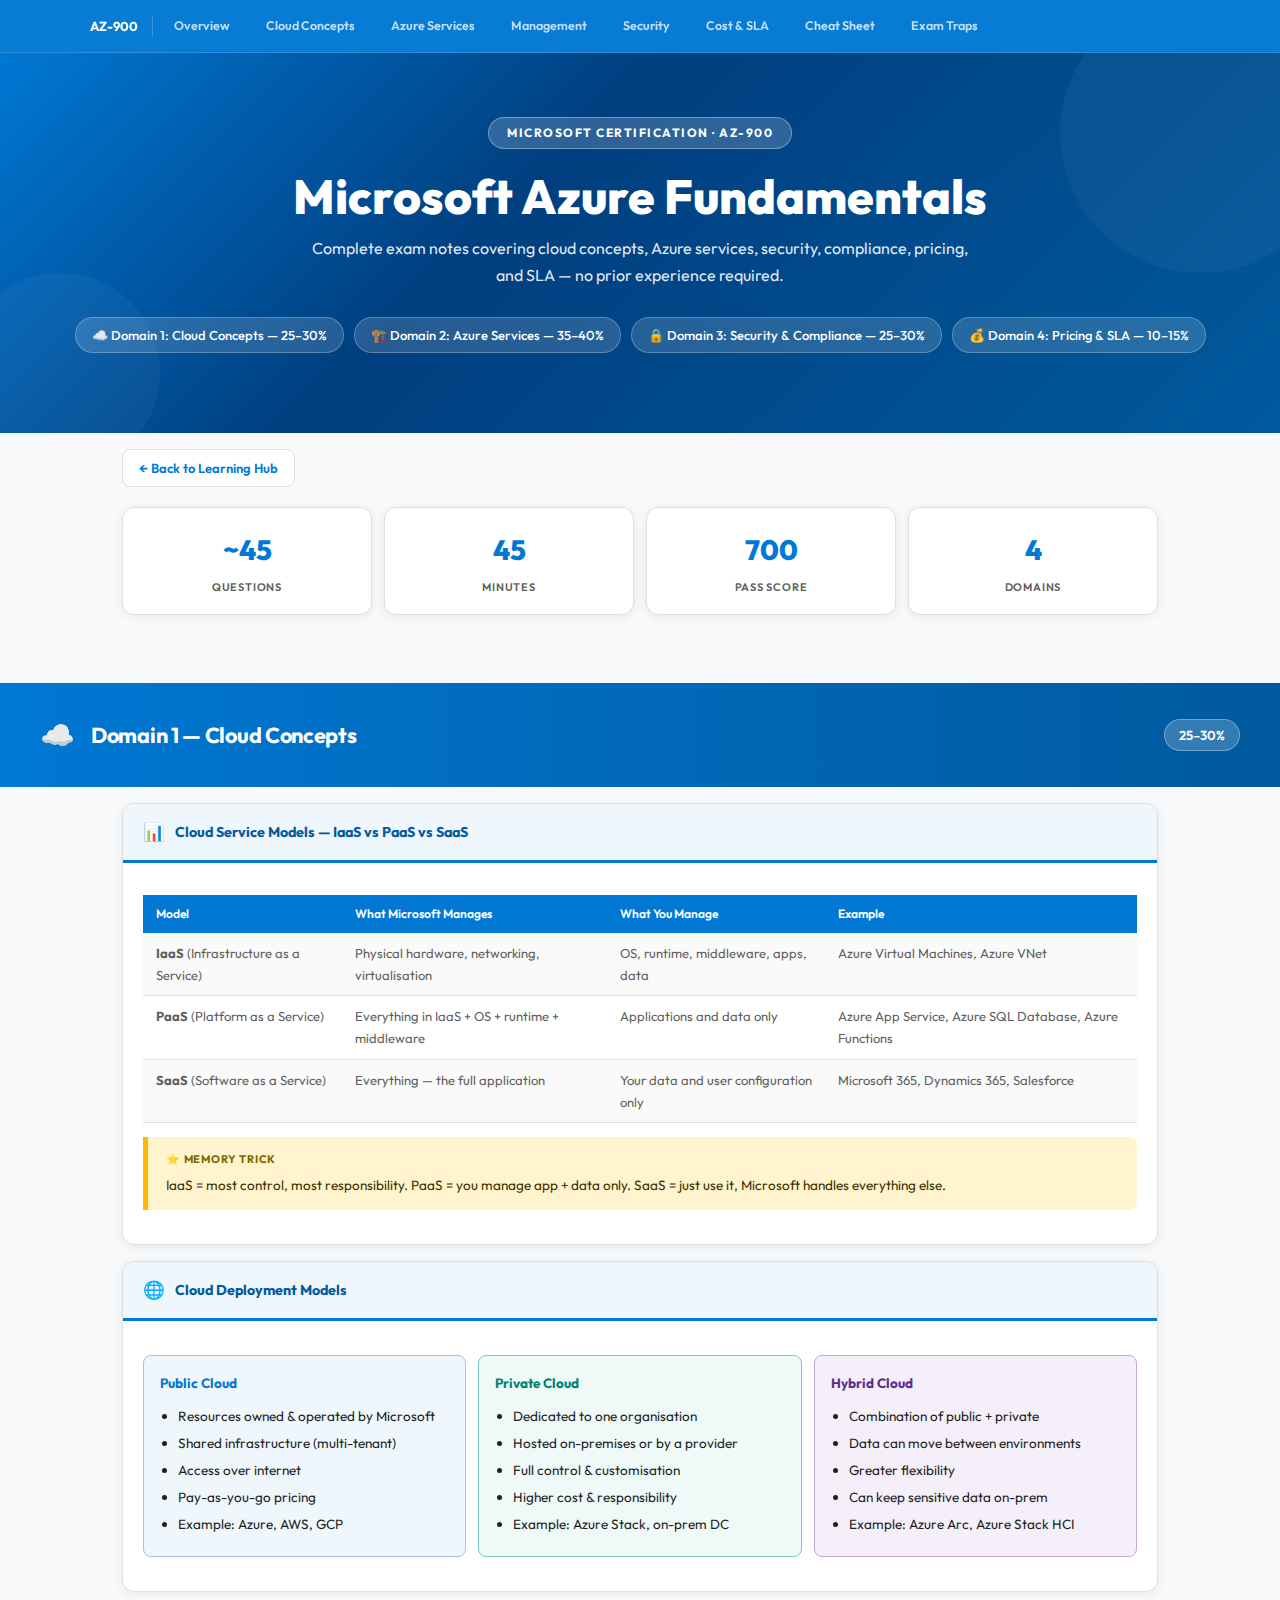
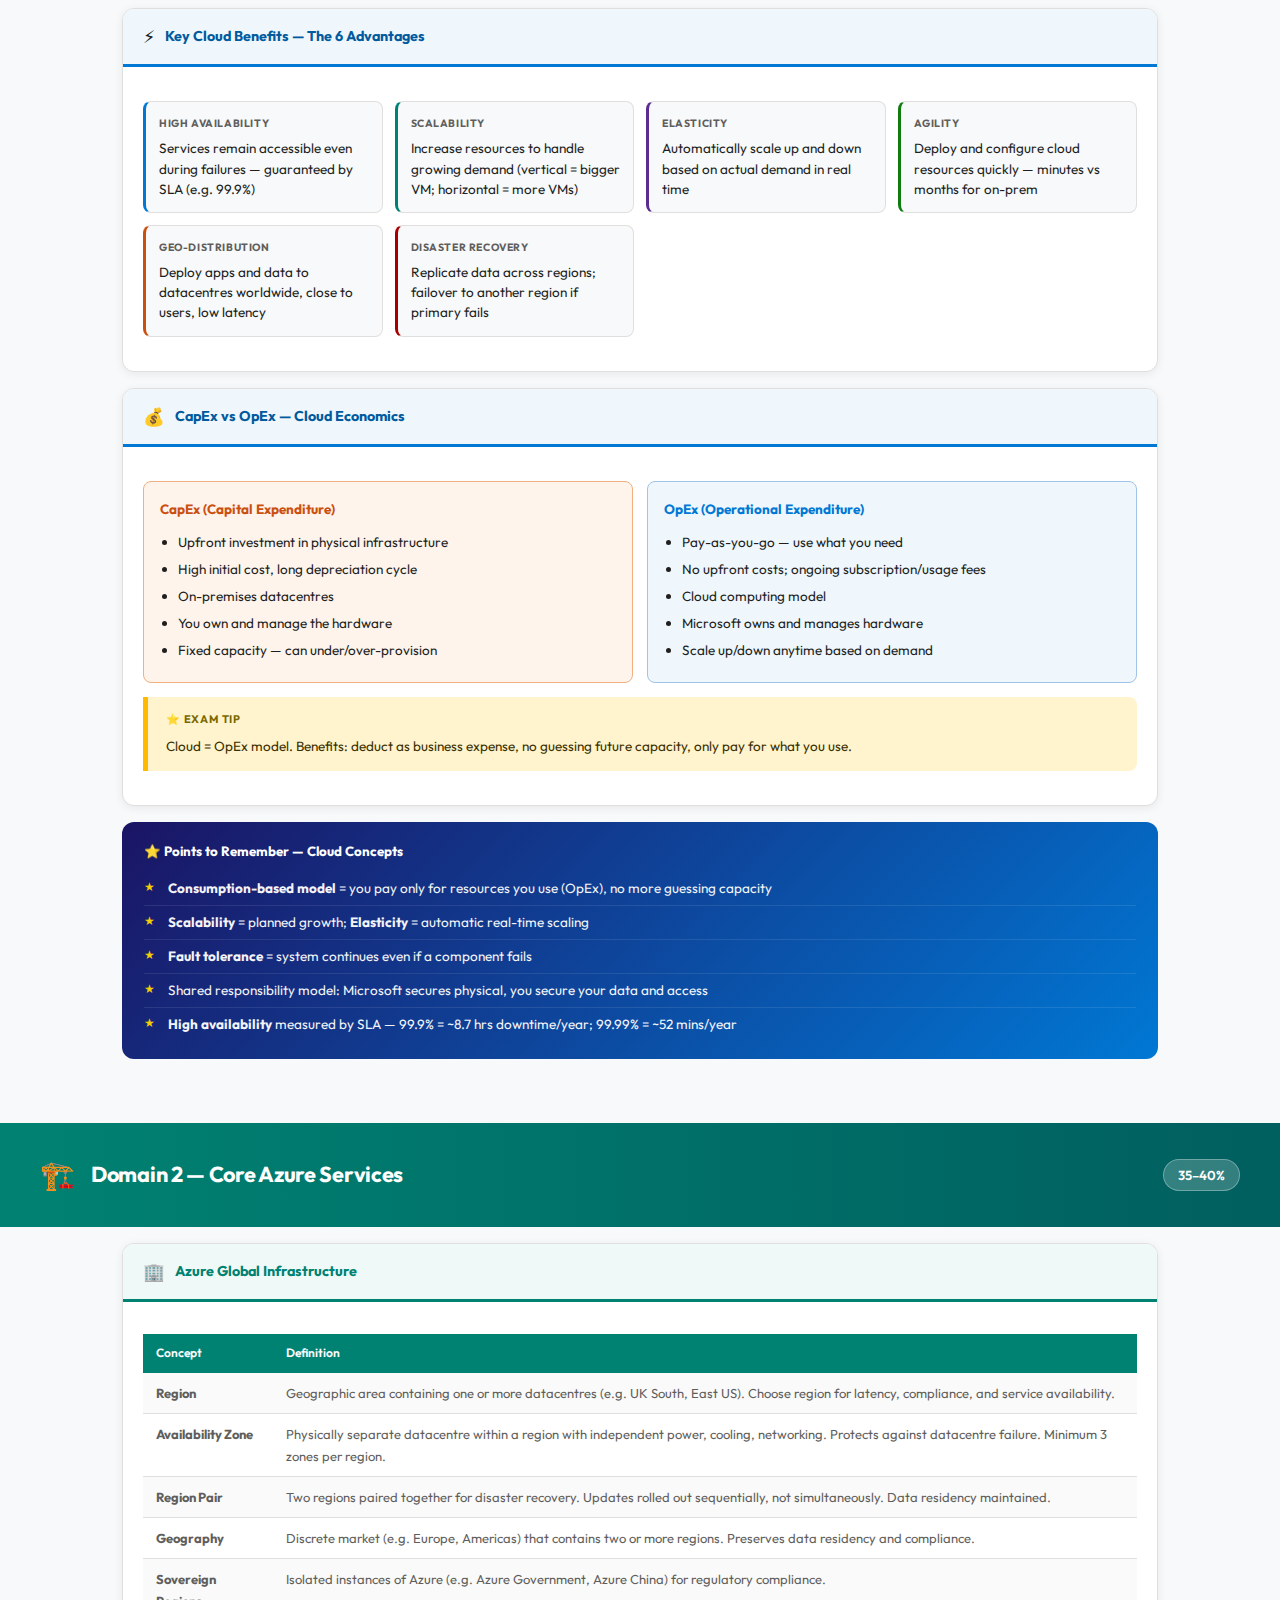
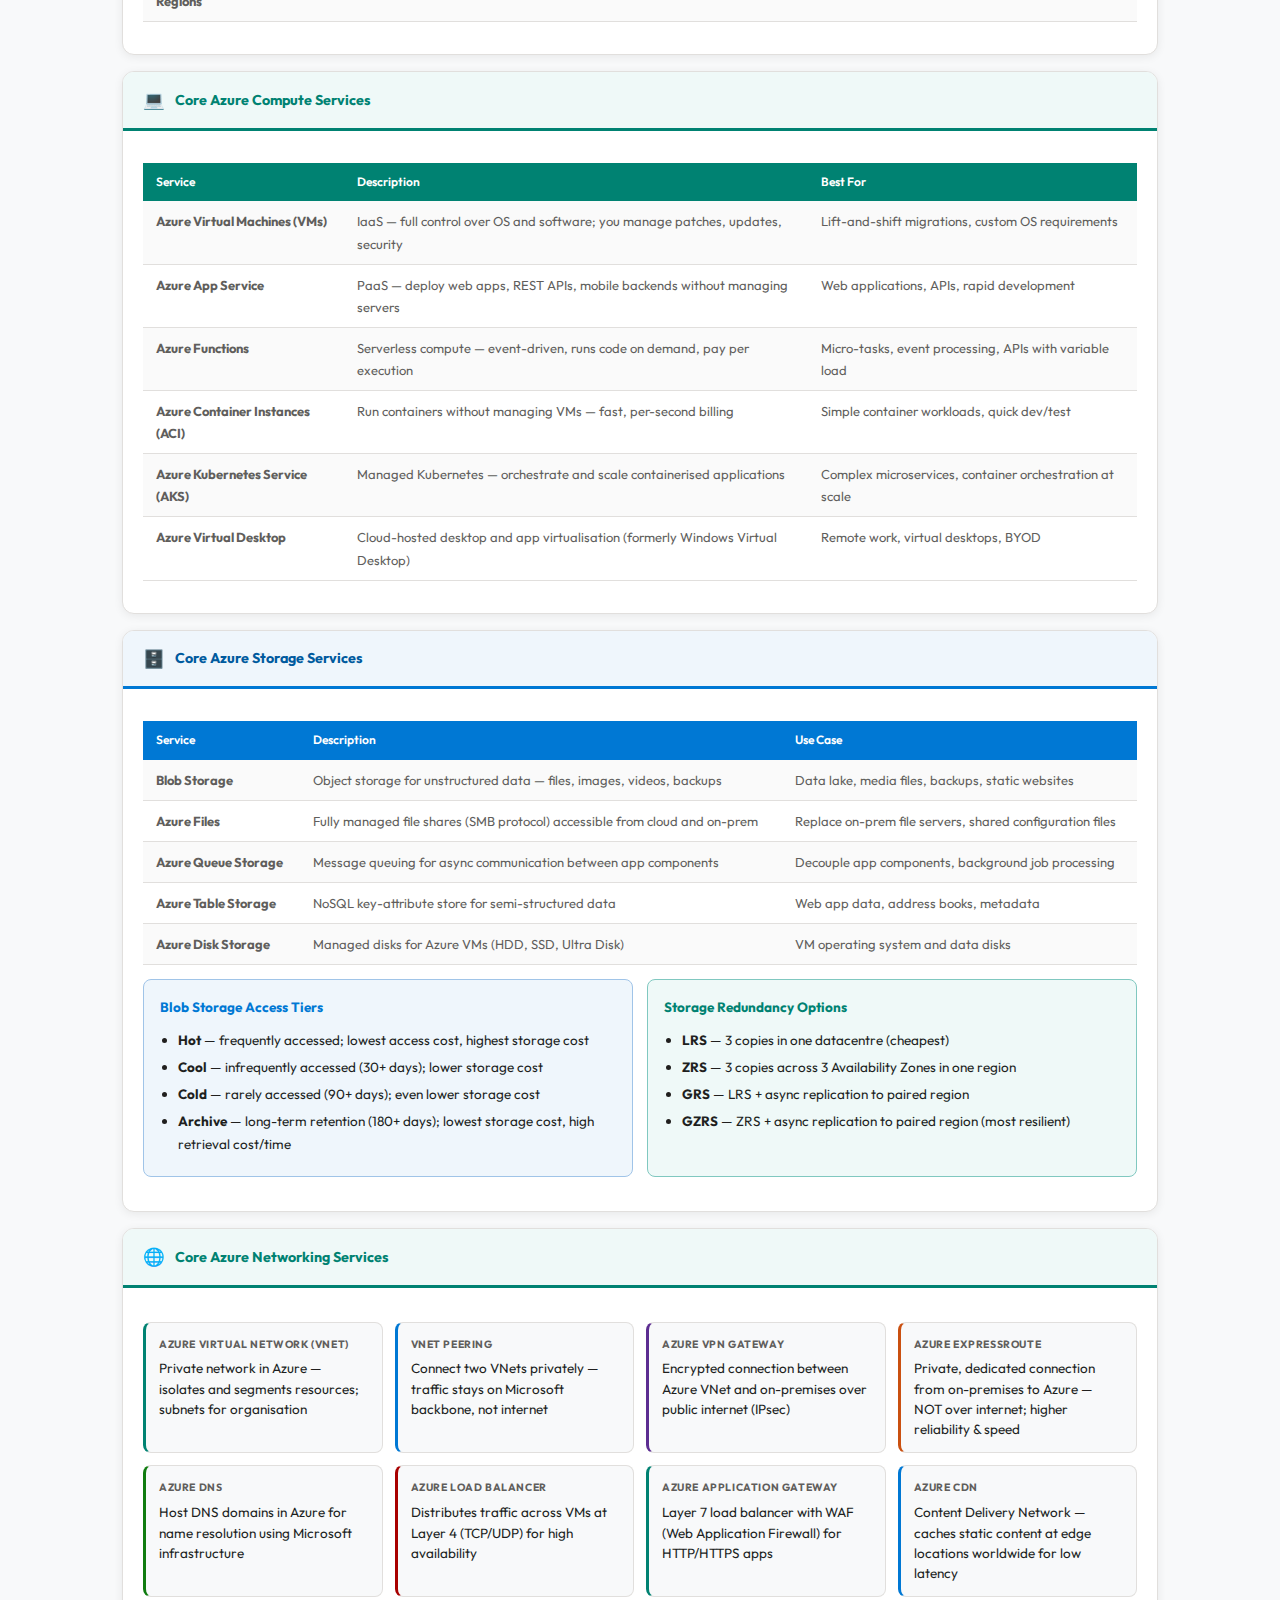
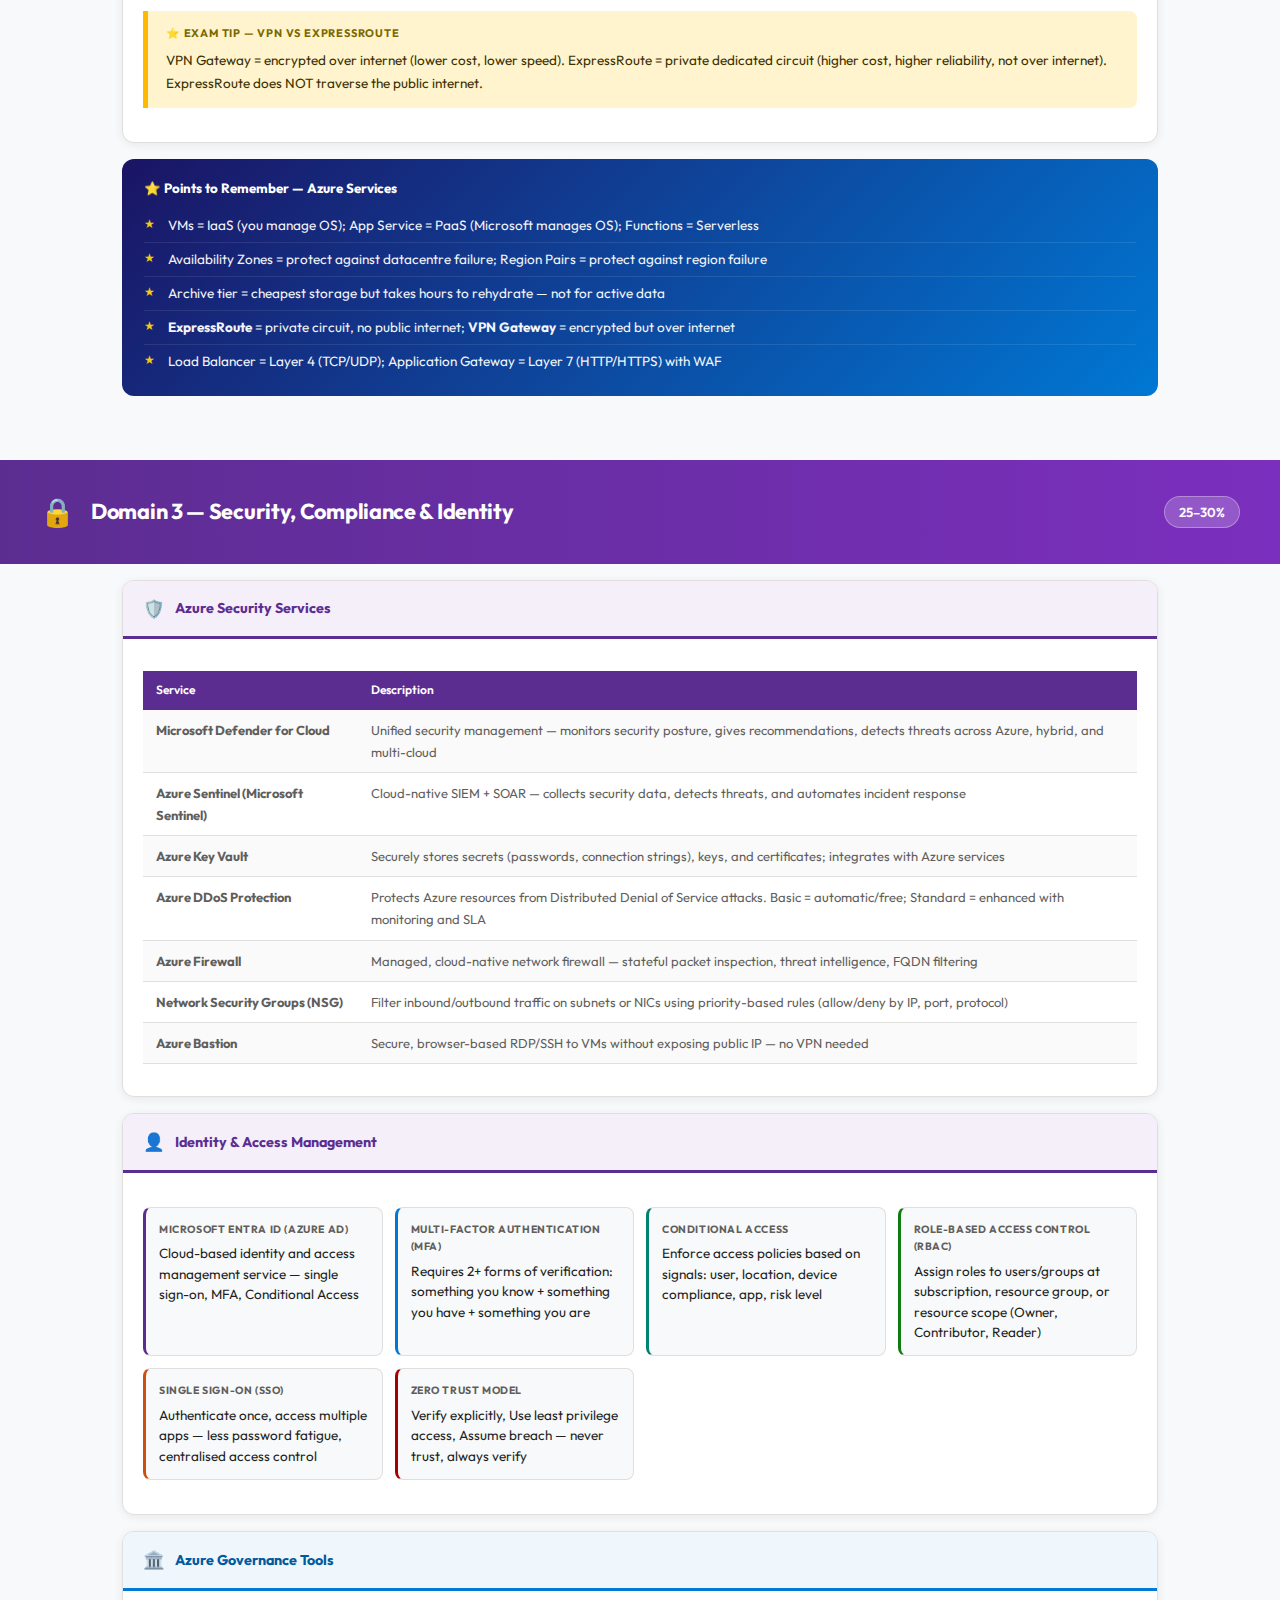
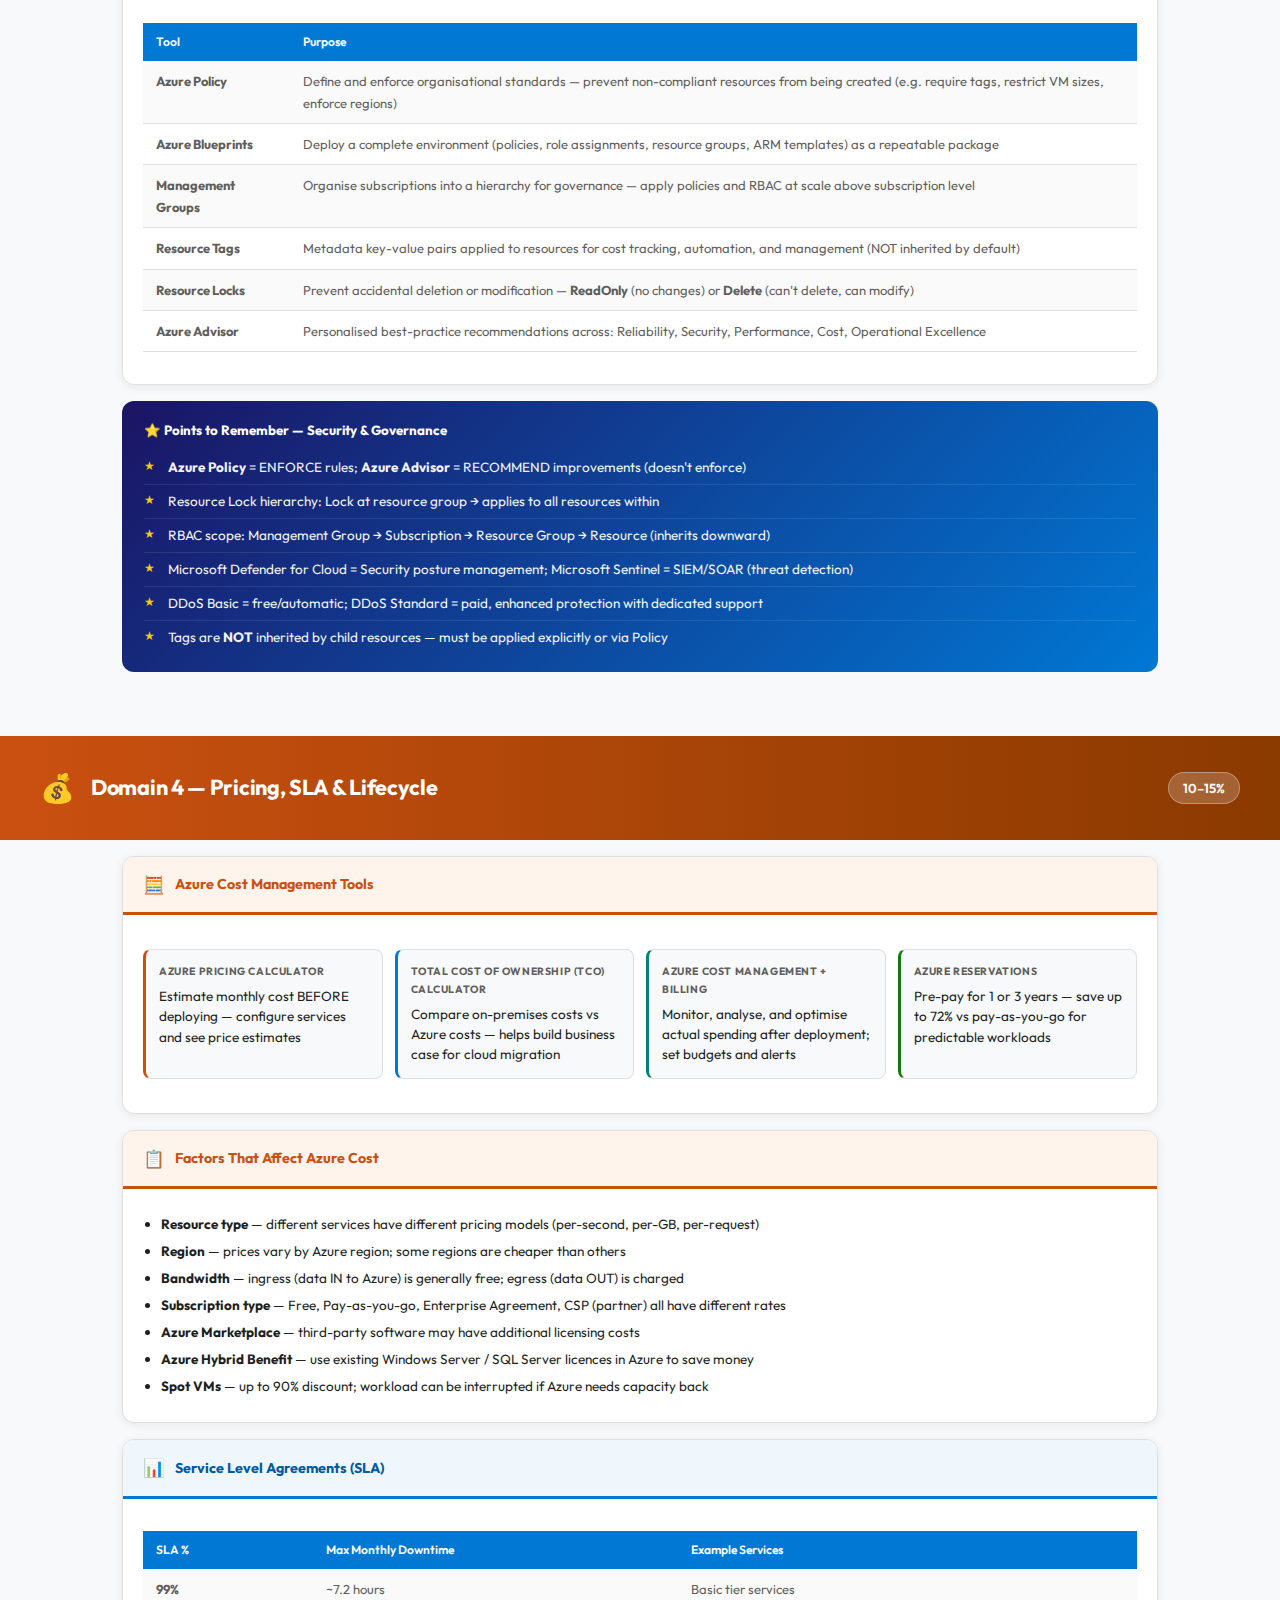
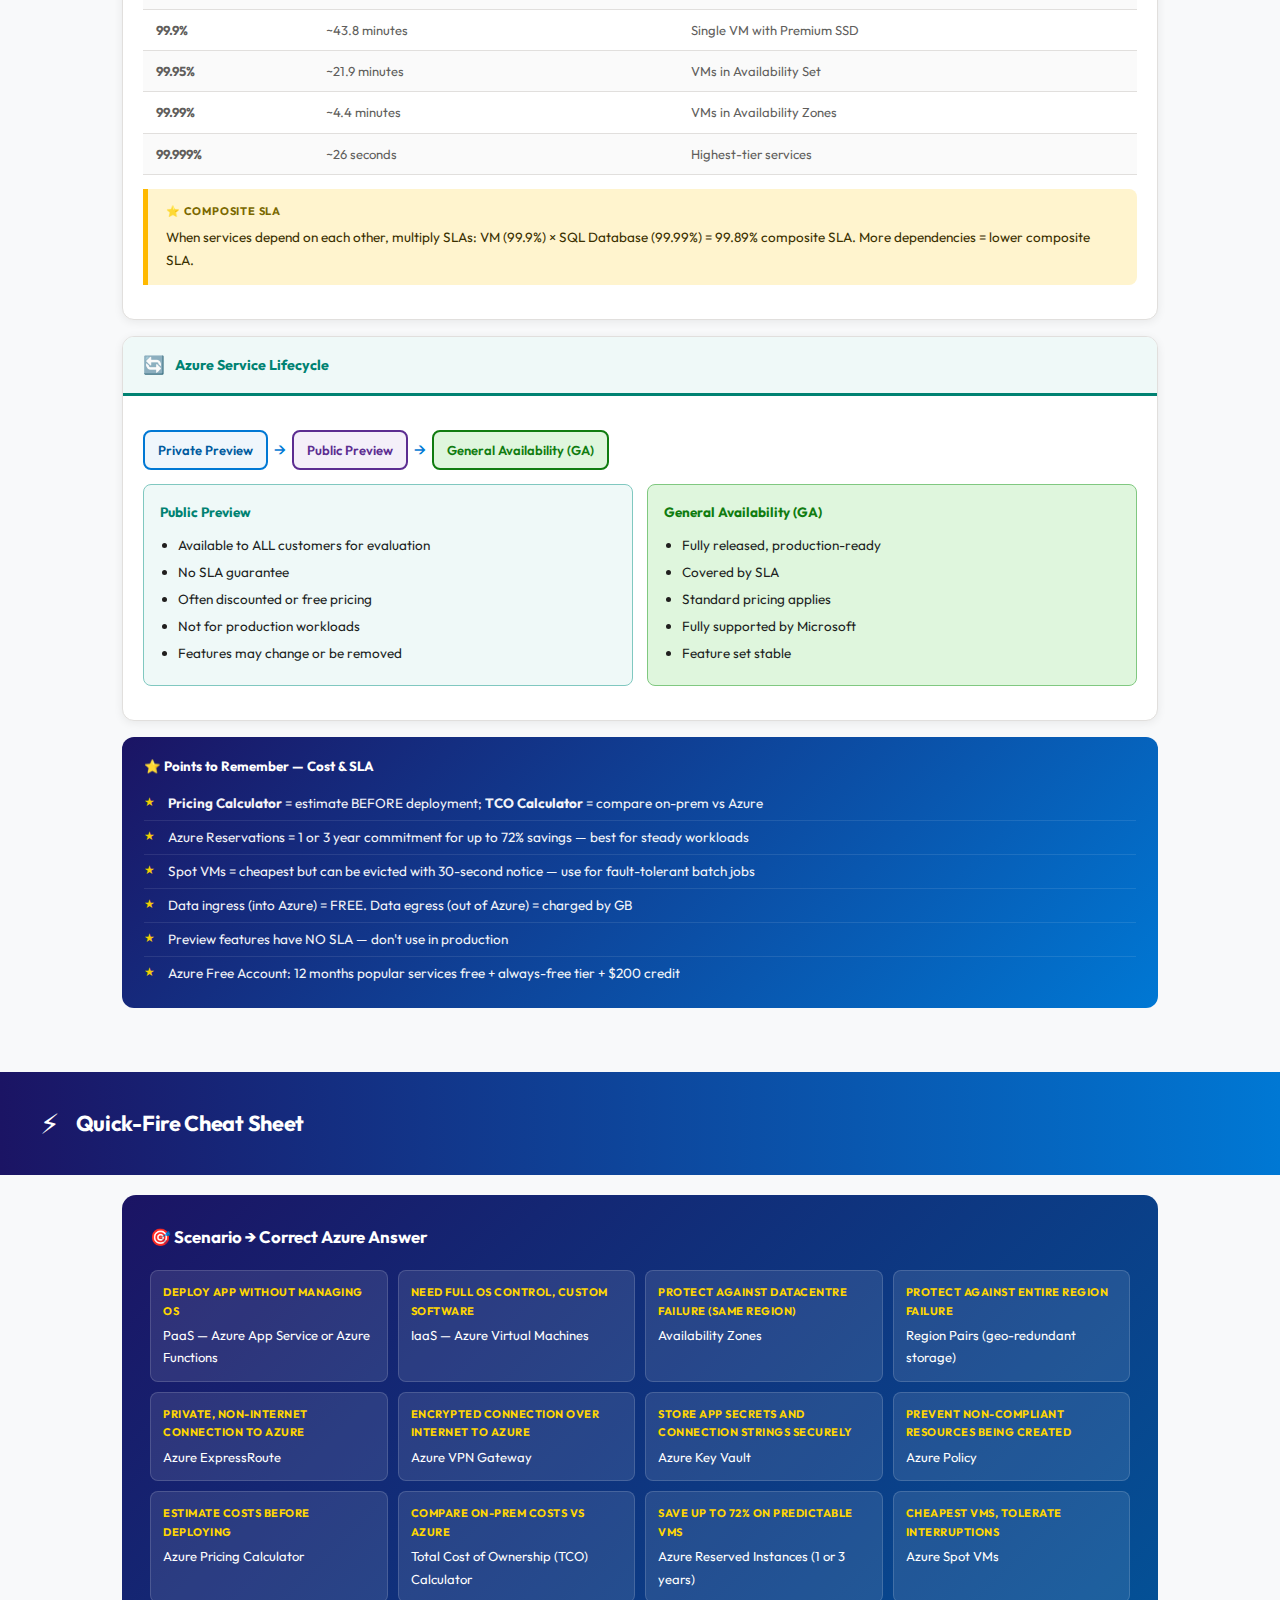
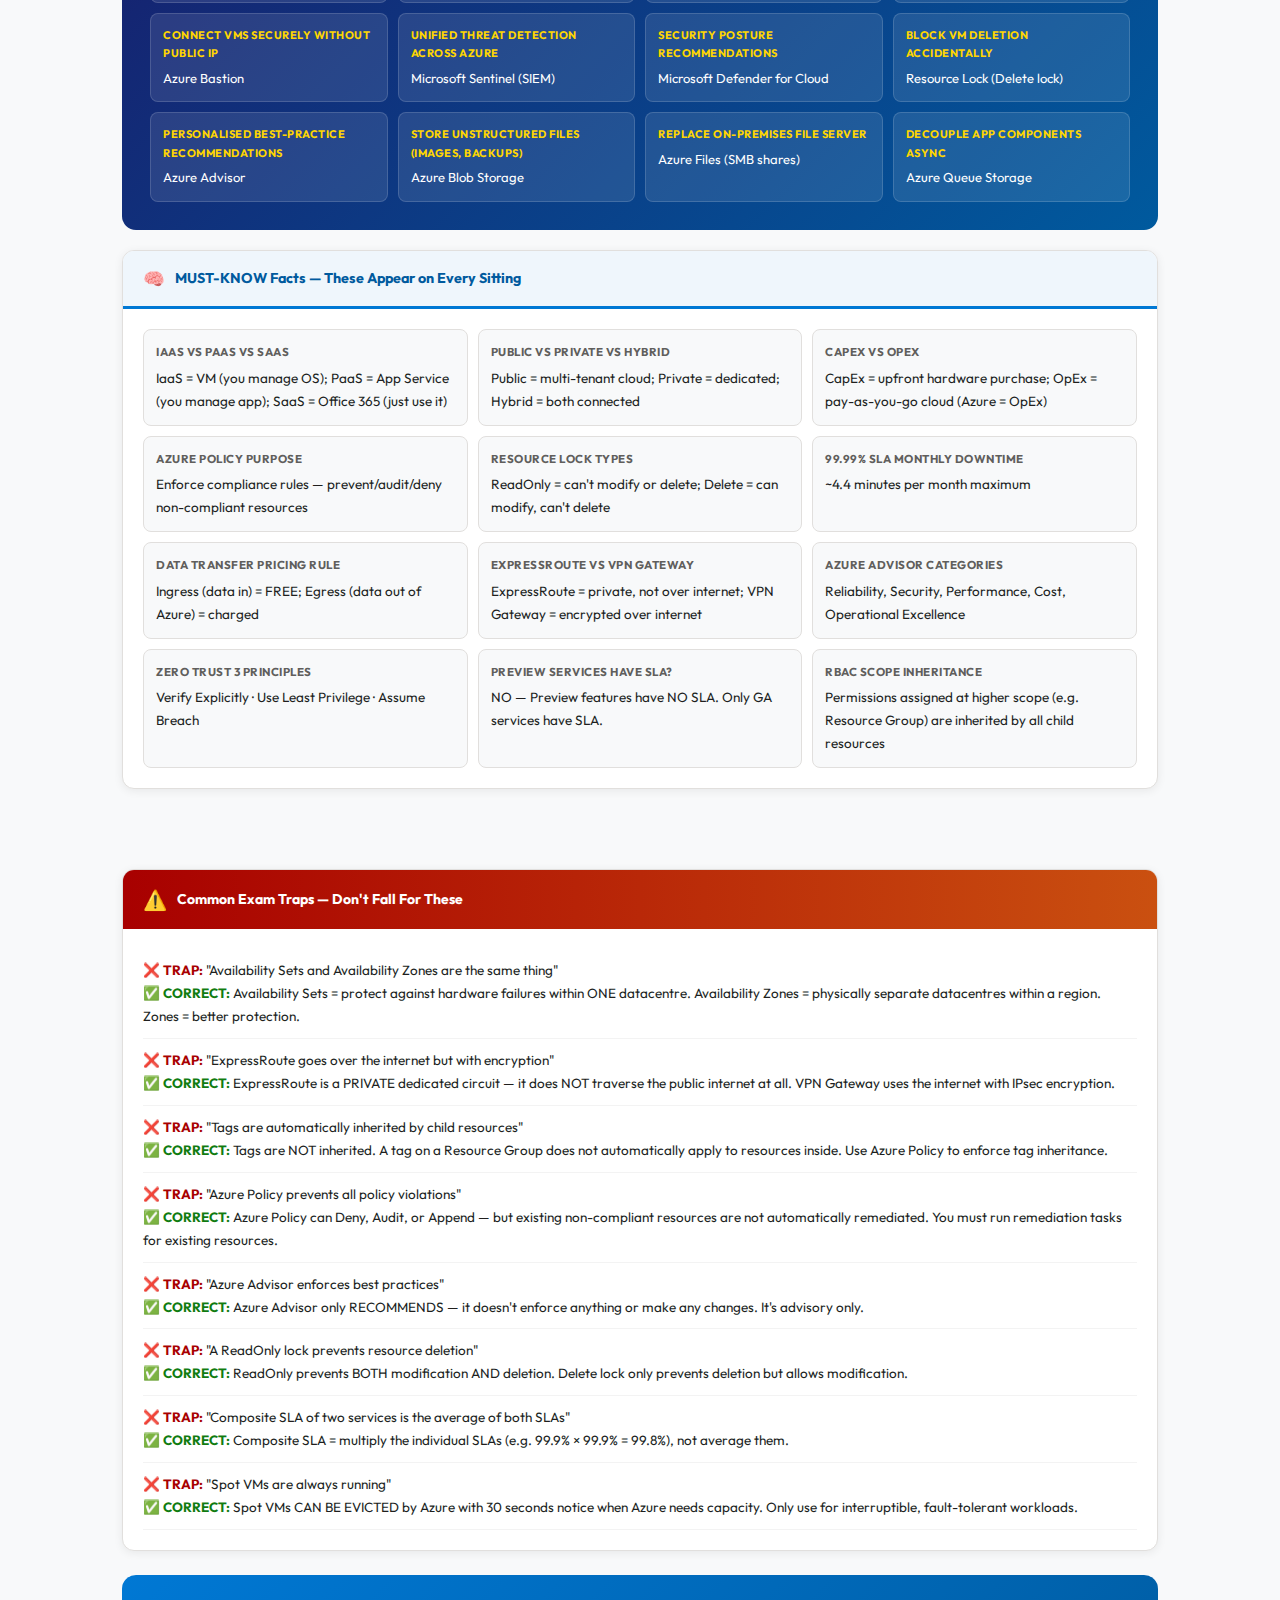
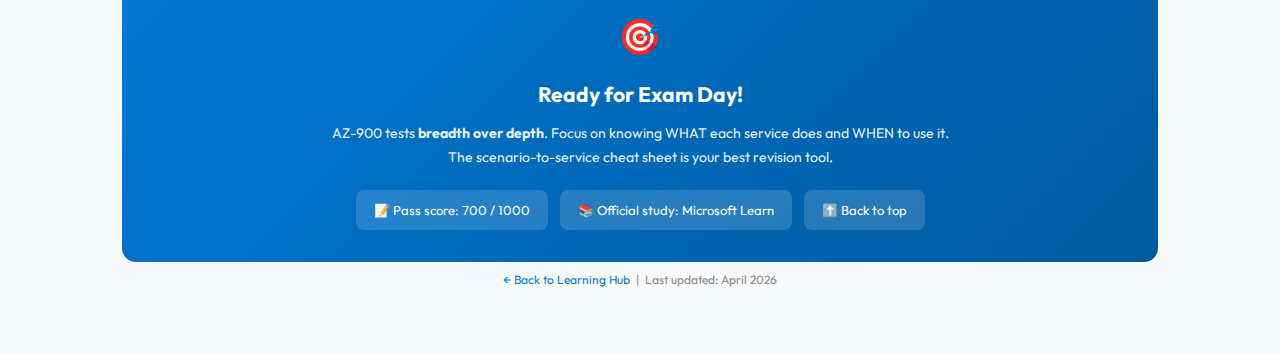
<file: notes/az-900/index.html>
<!DOCTYPE html>
<html lang="en">
<head>
<meta charset="UTF-8">
<meta name="viewport" content="width=device-width, initial-scale=1.0">
<title>AZ-900 Complete Exam Guide — Microsoft Azure Fundamentals</title>
<style>
  @import url('https://fonts.googleapis.com/css2?family=Outfit:wght@300;400;500;600;700;800&family=JetBrains+Mono:wght@400;500&display=swap');
  :root {
    --ms-blue: #0078D4; --ms-dark: #005A9E; --ms-light: #EFF6FC; --ms-purple: #5C2D91;
    --ms-purple-light: #F4EFF9; --ms-teal: #008272; --ms-teal-light: #EFF9F8;
    --ms-red: #A80000; --ms-orange: #CA5010; --ms-green: #107C10; --ms-green-light: #DFF6DD;
    --exam-yellow: #FFF4CE; --exam-border: #FFB900; --warn-bg: #FDE7E9; --warn-border: #A80000;
    --bg: #F8F9FA; --card: #FFFFFF; --text: #201F1E; --sub: #605E5C; --border: #E1DFDD;
    --shadow: 0 2px 10px rgba(0,0,0,0.07); --radius: 12px; --radius-sm: 8px;
  }
  * { box-sizing: border-box; margin: 0; padding: 0; }
  html { scroll-behavior: smooth; }
  body { font-family: 'Outfit','Segoe UI',system-ui,sans-serif; background:var(--bg); color:var(--text); line-height:1.7; font-size:14px; -webkit-font-smoothing:antialiased; }
  a { color:var(--ms-blue); text-decoration:none; }
  code { font-family:'JetBrains Mono',monospace; background:#E8ECF1; padding:2px 6px; border-radius:4px; font-size:12px; color:var(--ms-blue); }
  .sticky-nav { position:sticky; top:0; background:rgba(0,120,212,0.97); backdrop-filter:blur(8px); z-index:100; padding:0 32px; border-bottom:1px solid rgba(255,255,255,0.15); }
  .sticky-nav-inner { max-width:1100px; margin:0 auto; display:flex; align-items:center; height:52px; gap:6px; overflow-x:auto; scrollbar-width:none; }
  .sticky-nav-inner::-webkit-scrollbar { display:none; }
  .nav-tag { white-space:nowrap; padding:5px 14px; border-radius:50px; font-size:12.5px; font-weight:600; color:rgba(255,255,255,0.75); transition:all 0.2s; border:1px solid transparent; cursor:pointer; }
  .nav-tag:hover { color:white; border-color:rgba(255,255,255,0.3); background:rgba(255,255,255,0.1); }
  .nav-logo { font-weight:700; color:white; font-size:13px; margin-right:8px; white-space:nowrap; flex-shrink:0; }
  .nav-sep { width:1px; height:20px; background:rgba(255,255,255,0.2); flex-shrink:0; }
  .cover { background:linear-gradient(135deg,#0078D4 0%,#003f7f 40%,#005A9E 100%); color:white; padding:64px 40px 56px; text-align:center; position:relative; overflow:hidden; }
  .cover::before { content:''; position:absolute; top:-60px; right:-60px; width:280px; height:280px; border-radius:50%; background:rgba(255,255,255,0.04); }
  .cover::after { content:''; position:absolute; bottom:-40px; left:-40px; width:200px; height:200px; border-radius:50%; background:rgba(255,255,255,0.04); }
  .cover .pill-top { display:inline-block; background:rgba(255,255,255,0.18); border:1px solid rgba(255,255,255,0.35); border-radius:50px; padding:5px 18px; font-size:12px; font-weight:700; letter-spacing:1.5px; text-transform:uppercase; margin-bottom:20px; }
  .cover h1 { font-size:clamp(2rem,5vw,3rem); font-weight:800; line-height:1.15; margin-bottom:10px; }
  .cover .subtitle { font-size:16px; opacity:0.88; margin-bottom:28px; max-width:680px; margin-left:auto; margin-right:auto; }
  .cover .pills { display:flex; justify-content:center; gap:10px; flex-wrap:wrap; margin-bottom:24px; }
  .cover .pill { background:rgba(255,255,255,0.15); border:1px solid rgba(255,255,255,0.25); border-radius:50px; padding:6px 16px; font-size:13px; font-weight:500; }
  .wrap { max-width:1100px; margin:0 auto; padding:0 32px 40px; }
  .domain-header { padding:28px 40px; color:white; display:flex; align-items:center; gap:16px; margin-top:8px; }
  .domain-header .dh-icon { font-size:2em; flex-shrink:0; }
  .domain-header h2 { font-size:1.55em; font-weight:700; letter-spacing:-0.3px; }
  .domain-header .dh-badge { margin-left:auto; background:rgba(255,255,255,0.2); border:1px solid rgba(255,255,255,0.3); border-radius:50px; padding:4px 14px; font-size:13px; font-weight:600; white-space:nowrap; }
  .dh-blue { background:linear-gradient(90deg,#0078D4,#005A9E); }
  .dh-teal { background:linear-gradient(90deg,#008272,#005F5F); }
  .dh-purple { background:linear-gradient(90deg,#5C2D91,#7B2FBE); }
  .dh-dark { background:linear-gradient(90deg,#1B1464,#0078D4); }
  .dh-orange { background:linear-gradient(90deg,#CA5010,#8B3A00); }
  .card { background:var(--card); border-radius:var(--radius); border:1px solid var(--border); box-shadow:var(--shadow); margin:16px 0; overflow:hidden; }
  .card-head { background:var(--ms-light); border-bottom:3px solid var(--ms-blue); padding:13px 20px; display:flex; align-items:center; gap:10px; }
  .card-head.purple { background:var(--ms-purple-light); border-bottom-color:var(--ms-purple); }
  .card-head.teal { background:var(--ms-teal-light); border-bottom-color:var(--ms-teal); }
  .card-head.orange { background:#FFF4EC; border-bottom-color:var(--ms-orange); }
  .card-head.green { background:var(--ms-green-light); border-bottom-color:var(--ms-green); }
  .card-head h4 { font-size:1.02em; font-weight:700; color:var(--ms-dark); }
  .card-head.purple h4 { color:var(--ms-purple); } .card-head.teal h4 { color:var(--ms-teal); }
  .card-head.orange h4 { color:var(--ms-orange); } .card-head.green h4 { color:var(--ms-green); }
  .card-head .ch-icon { font-size:1.25em; }
  .card-body { padding:20px; }
  p.body-text { font-size:14px; margin:8px 0 12px; color:var(--sub); line-height:1.7; }
  table { width:100%; border-collapse:collapse; font-size:13px; margin:12px 0; }
  table th { background:var(--ms-blue); color:white; padding:9px 13px; text-align:left; font-size:12px; font-weight:600; }
  table.purple th { background:var(--ms-purple); } table.teal th { background:var(--ms-teal); }
  table.orange th { background:var(--ms-orange); } table.green th { background:var(--ms-green); }
  table.dark th { background:#1B1464; }
  table td { padding:9px 13px; border-bottom:1px solid var(--border); vertical-align:top; color:var(--sub); }
  table tr:nth-child(even) td { background:#FAFAFA; }
  .info-grid { display:grid; grid-template-columns:repeat(auto-fit,minmax(210px,1fr)); gap:12px; margin:14px 0; }
  .info-box { background:var(--bg); border:1px solid var(--border); border-radius:var(--radius-sm); padding:13px; }
  .info-box .lbl { font-size:10.5px; font-weight:700; text-transform:uppercase; letter-spacing:0.6px; color:var(--sub); margin-bottom:5px; }
  .info-box .val { font-size:13.5px; color:var(--text); line-height:1.5; }
  .info-box.accent-blue { border-left:3px solid var(--ms-blue); } .info-box.accent-purple { border-left:3px solid var(--ms-purple); }
  .info-box.accent-teal { border-left:3px solid var(--ms-teal); } .info-box.accent-green { border-left:3px solid var(--ms-green); }
  .info-box.accent-orange { border-left:3px solid var(--ms-orange); } .info-box.accent-red { border-left:3px solid var(--ms-red); }
  .exam-stats { display:grid; grid-template-columns:repeat(4,1fr); gap:12px; margin:20px 0; }
  .stat-box { background:var(--card); border:1px solid var(--border); border-radius:var(--radius); padding:18px; text-align:center; box-shadow:var(--shadow); }
  .stat-box .num { font-size:2em; font-weight:800; color:var(--ms-blue); }
  .stat-box .label { font-size:11px; font-weight:600; color:var(--sub); text-transform:uppercase; letter-spacing:0.8px; margin-top:4px; }
  .exam-tip { background:var(--exam-yellow); border-left:5px solid var(--exam-border); border-radius:0 var(--radius-sm) var(--radius-sm) 0; padding:13px 18px; margin:14px 0; }
  .exam-tip .tip-label { font-size:11px; font-weight:700; text-transform:uppercase; letter-spacing:0.8px; color:#7A6800; margin-bottom:6px; }
  .exam-tip ul,.exam-tip p { font-size:13.5px; color:#3A3000; }
  .exam-tip ul { padding-left:18px; } .exam-tip li { margin:4px 0; }
  .tip-box { background:var(--ms-green-light); border-left:5px solid var(--ms-green); border-radius:0 var(--radius-sm) var(--radius-sm) 0; padding:13px 18px; margin:14px 0; }
  .tip-box p,.tip-box ul { font-size:13.5px; color:#0B3D0B; }
  .tip-box ul { padding-left:18px; } .tip-box li { margin:4px 0; }
  .warn-box { background:var(--warn-bg); border-left:5px solid var(--warn-border); border-radius:0 var(--radius-sm) var(--radius-sm) 0; padding:13px 18px; margin:14px 0; }
  .warn-box p,.warn-box ul { font-size:13.5px; color:#5A0000; }
  .warn-box ul { padding-left:18px; } .warn-box li { margin:4px 0; }
  .ptr { background:linear-gradient(135deg,#1B1464 0%,#0078D4 100%); color:white; border-radius:var(--radius); padding:18px 22px; margin:16px 0; }
  .ptr h4 { font-size:0.95em; font-weight:700; margin-bottom:10px; }
  .ptr ul { list-style:none; padding:0; }
  .ptr ul li { padding:5px 0 5px 24px; font-size:13.5px; position:relative; opacity:0.95; border-bottom:1px solid rgba(255,255,255,0.1); }
  .ptr ul li:last-child { border-bottom:none; }
  .ptr ul li::before { content:"★"; position:absolute; left:0; color:#FFD700; font-size:12px; }
  .compare-grid { display:grid; grid-template-columns:1fr 1fr; gap:14px; margin:14px 0; }
  .compare-box { border-radius:var(--radius-sm); padding:16px; border:1px solid var(--border); }
  .compare-box.blue { background:var(--ms-light); border-color:#A0C4E8; }
  .compare-box.purple { background:var(--ms-purple-light); border-color:#C4A8E0; }
  .compare-box.teal { background:var(--ms-teal-light); border-color:#80C8C0; }
  .compare-box.green { background:var(--ms-green-light); border-color:#80C880; }
  .compare-box.orange { background:#FFF4EC; border-color:#F0B080; }
  .compare-box h4 { font-size:13.5px; font-weight:700; margin-bottom:10px; }
  .compare-box.blue h4 { color:var(--ms-blue); } .compare-box.purple h4 { color:var(--ms-purple); }
  .compare-box.teal h4 { color:var(--ms-teal); } .compare-box.green h4 { color:var(--ms-green); }
  .compare-box.orange h4 { color:var(--ms-orange); }
  .compare-box ul { padding-left:18px; font-size:13px; } .compare-box ul li { margin:4px 0; }
  .flow { display:flex; align-items:center; flex-wrap:wrap; gap:6px; margin:14px 0; }
  .flow-step { background:var(--ms-light); border:2px solid var(--ms-blue); border-radius:var(--radius-sm); padding:7px 13px; font-size:13px; font-weight:600; color:var(--ms-dark); }
  .flow-arrow { font-size:18px; color:var(--ms-blue); }
  .cheat-bg { background:linear-gradient(135deg,#1B1464 0%,#005A9E 100%); color:white; border-radius:14px; padding:28px; margin:20px 0; }
  .cheat-bg h3 { font-size:1.2em; margin-bottom:18px; }
  .cs-grid { display:grid; grid-template-columns:repeat(auto-fit,minmax(220px,1fr)); gap:10px; }
  .cs-item { background:rgba(255,255,255,0.1); border:1px solid rgba(255,255,255,0.15); border-radius:var(--radius-sm); padding:12px; font-size:13px; }
  .cs-item strong { display:block; margin-bottom:4px; color:#FFD700; font-size:11px; text-transform:uppercase; letter-spacing:0.5px; }
  .traps-card { background:white; border-radius:var(--radius); border:1px solid var(--border); overflow:hidden; margin:16px 0; box-shadow:var(--shadow); }
  .traps-card .traps-head { background:linear-gradient(90deg,#A80000,#CA5010); padding:13px 20px; display:flex; align-items:center; gap:10px; color:white; }
  .traps-card .traps-head h4 { font-size:1em; font-weight:700; }
  .traps-card .traps-body { padding:20px; }
  .trap { padding:10px 0; border-bottom:1px solid #F3F3F3; font-size:13.5px; }
  .false { color:#A80000; font-weight:700; } .correct { color:#107C10; font-weight:700; }
  ul.std { padding-left:18px; font-size:13.5px; } ul.std li { margin:4px 0; }
  .back-btn { display:inline-flex; align-items:center; gap:6px; padding:7px 16px; background:white; border:1px solid var(--border); border-radius:var(--radius-sm); font-size:13px; font-weight:600; color:var(--ms-blue); text-decoration:none; margin:16px 0 0; transition:all 0.2s; }
  .back-btn:hover { background:var(--ms-light); }
  .must-know-grid { display:grid; grid-template-columns:repeat(auto-fit,minmax(260px,1fr)); gap:10px; }
  .must-know-item { background:var(--bg); border:1px solid var(--border); border-radius:var(--radius-sm); padding:12px; }
  .mk-q { font-size:11.5px; font-weight:700; color:var(--sub); text-transform:uppercase; letter-spacing:0.5px; margin-bottom:5px; }
  .mk-a { font-size:13.5px; color:var(--text); }
  .three-col { display:grid; grid-template-columns:repeat(3,1fr); gap:12px; margin:14px 0; }
  @media(max-width:700px) { .three-col,.compare-grid { grid-template-columns:1fr; } .exam-stats { grid-template-columns:repeat(2,1fr); } }
</style>
</head>
<body>

<div class="sticky-nav">
  <div class="sticky-nav-inner">
    <span class="nav-logo">AZ-900</span>
    <div class="nav-sep"></div>
    <a href="#overview" class="nav-tag">Overview</a>
    <a href="#concepts" class="nav-tag">Cloud Concepts</a>
    <a href="#services" class="nav-tag">Azure Services</a>
    <a href="#management" class="nav-tag">Management</a>
    <a href="#security" class="nav-tag">Security</a>
    <a href="#cost" class="nav-tag">Cost &amp; SLA</a>
    <a href="#cheatsheet" class="nav-tag">Cheat Sheet</a>
    <a href="#traps" class="nav-tag">Exam Traps</a>
  </div>
</div>

<div class="cover" id="overview">
  <div class="pill-top">Microsoft Certification · AZ-900</div>
  <h1>Microsoft Azure Fundamentals</h1>
  <p class="subtitle">Complete exam notes covering cloud concepts, Azure services, security, compliance, pricing, and SLA — no prior experience required.</p>
  <div class="pills">
    <span class="pill">☁️ Domain 1: Cloud Concepts — 25–30%</span>
    <span class="pill">🏗️ Domain 2: Azure Services — 35–40%</span>
    <span class="pill">🔒 Domain 3: Security &amp; Compliance — 25–30%</span>
    <span class="pill">💰 Domain 4: Pricing &amp; SLA — 10–15%</span>
  </div>
</div>

<div class="wrap">
  <a href="../index.html" class="back-btn">← Back to Learning Hub</a>
  <div class="exam-stats">
    <div class="stat-box"><div class="num">~45</div><div class="label">Questions</div></div>
    <div class="stat-box"><div class="num">45</div><div class="label">Minutes</div></div>
    <div class="stat-box"><div class="num">700</div><div class="label">Pass Score</div></div>
    <div class="stat-box"><div class="num">4</div><div class="label">Domains</div></div>
  </div>
</div>

<!-- DOMAIN 1: CLOUD CONCEPTS -->
<div id="concepts" class="domain-header dh-blue">
  <div class="dh-icon">☁️</div>
  <h2>Domain 1 — Cloud Concepts</h2>
  <span class="dh-badge">25–30%</span>
</div>
<div class="wrap">
  <div class="card">
    <div class="card-head"><div class="ch-icon">📊</div><h4>Cloud Service Models — IaaS vs PaaS vs SaaS</h4></div>
    <div class="card-body">
      <table>
        <tr><th>Model</th><th>What Microsoft Manages</th><th>What You Manage</th><th>Example</th></tr>
        <tr><td><strong>IaaS</strong> (Infrastructure as a Service)</td><td>Physical hardware, networking, virtualisation</td><td>OS, runtime, middleware, apps, data</td><td>Azure Virtual Machines, Azure VNet</td></tr>
        <tr><td><strong>PaaS</strong> (Platform as a Service)</td><td>Everything in IaaS + OS + runtime + middleware</td><td>Applications and data only</td><td>Azure App Service, Azure SQL Database, Azure Functions</td></tr>
        <tr><td><strong>SaaS</strong> (Software as a Service)</td><td>Everything — the full application</td><td>Your data and user configuration only</td><td>Microsoft 365, Dynamics 365, Salesforce</td></tr>
      </table>
      <div class="exam-tip">
        <div class="tip-label">⭐ Memory Trick</div>
        <p>IaaS = most control, most responsibility. PaaS = you manage app + data only. SaaS = just use it, Microsoft handles everything else.</p>
      </div>
    </div>
  </div>

  <div class="card">
    <div class="card-head"><div class="ch-icon">🌐</div><h4>Cloud Deployment Models</h4></div>
    <div class="card-body">
      <div class="three-col">
        <div class="compare-box blue">
          <h4>Public Cloud</h4>
          <ul class="std"><li>Resources owned &amp; operated by Microsoft</li><li>Shared infrastructure (multi-tenant)</li><li>Access over internet</li><li>Pay-as-you-go pricing</li><li>Example: Azure, AWS, GCP</li></ul>
        </div>
        <div class="compare-box teal">
          <h4>Private Cloud</h4>
          <ul class="std"><li>Dedicated to one organisation</li><li>Hosted on-premises or by a provider</li><li>Full control &amp; customisation</li><li>Higher cost &amp; responsibility</li><li>Example: Azure Stack, on-prem DC</li></ul>
        </div>
        <div class="compare-box purple">
          <h4>Hybrid Cloud</h4>
          <ul class="std"><li>Combination of public + private</li><li>Data can move between environments</li><li>Greater flexibility</li><li>Can keep sensitive data on-prem</li><li>Example: Azure Arc, Azure Stack HCI</li></ul>
        </div>
      </div>
    </div>
  </div>

  <div class="card">
    <div class="card-head"><div class="ch-icon">⚡</div><h4>Key Cloud Benefits — The 6 Advantages</h4></div>
    <div class="card-body">
      <div class="info-grid">
        <div class="info-box accent-blue"><div class="lbl">High Availability</div><div class="val">Services remain accessible even during failures — guaranteed by SLA (e.g. 99.9%)</div></div>
        <div class="info-box accent-teal"><div class="lbl">Scalability</div><div class="val">Increase resources to handle growing demand (vertical = bigger VM; horizontal = more VMs)</div></div>
        <div class="info-box accent-purple"><div class="lbl">Elasticity</div><div class="val">Automatically scale up and down based on actual demand in real time</div></div>
        <div class="info-box accent-green"><div class="lbl">Agility</div><div class="val">Deploy and configure cloud resources quickly — minutes vs months for on-prem</div></div>
        <div class="info-box accent-orange"><div class="lbl">Geo-Distribution</div><div class="val">Deploy apps and data to datacentres worldwide, close to users, low latency</div></div>
        <div class="info-box accent-red"><div class="lbl">Disaster Recovery</div><div class="val">Replicate data across regions; failover to another region if primary fails</div></div>
      </div>
    </div>
  </div>

  <div class="card">
    <div class="card-head"><div class="ch-icon">💰</div><h4>CapEx vs OpEx — Cloud Economics</h4></div>
    <div class="card-body">
      <div class="compare-grid">
        <div class="compare-box orange">
          <h4>CapEx (Capital Expenditure)</h4>
          <ul class="std"><li>Upfront investment in physical infrastructure</li><li>High initial cost, long depreciation cycle</li><li>On-premises datacentres</li><li>You own and manage the hardware</li><li>Fixed capacity — can under/over-provision</li></ul>
        </div>
        <div class="compare-box blue">
          <h4>OpEx (Operational Expenditure)</h4>
          <ul class="std"><li>Pay-as-you-go — use what you need</li><li>No upfront costs; ongoing subscription/usage fees</li><li>Cloud computing model</li><li>Microsoft owns and manages hardware</li><li>Scale up/down anytime based on demand</li></ul>
        </div>
      </div>
      <div class="exam-tip">
        <div class="tip-label">⭐ Exam Tip</div>
        <p>Cloud = OpEx model. Benefits: deduct as business expense, no guessing future capacity, only pay for what you use.</p>
      </div>
    </div>
  </div>

  <div class="ptr">
    <h4>⭐ Points to Remember — Cloud Concepts</h4>
    <ul>
      <li><strong>Consumption-based model</strong> = you pay only for resources you use (OpEx), no more guessing capacity</li>
      <li><strong>Scalability</strong> = planned growth; <strong>Elasticity</strong> = automatic real-time scaling</li>
      <li><strong>Fault tolerance</strong> = system continues even if a component fails</li>
      <li>Shared responsibility model: Microsoft secures physical, you secure your data and access</li>
      <li><strong>High availability</strong> measured by SLA — 99.9% = ~8.7 hrs downtime/year; 99.99% = ~52 mins/year</li>
    </ul>
  </div>
</div>

<!-- DOMAIN 2: AZURE SERVICES -->
<div id="services" class="domain-header dh-teal">
  <div class="dh-icon">🏗️</div>
  <h2>Domain 2 — Core Azure Services</h2>
  <span class="dh-badge">35–40%</span>
</div>
<div class="wrap">
  <div class="card">
    <div class="card-head teal"><div class="ch-icon">🏢</div><h4>Azure Global Infrastructure</h4></div>
    <div class="card-body">
      <table class="teal">
        <tr><th>Concept</th><th>Definition</th></tr>
        <tr><td><strong>Region</strong></td><td>Geographic area containing one or more datacentres (e.g. UK South, East US). Choose region for latency, compliance, and service availability.</td></tr>
        <tr><td><strong>Availability Zone</strong></td><td>Physically separate datacentre within a region with independent power, cooling, networking. Protects against datacentre failure. Minimum 3 zones per region.</td></tr>
        <tr><td><strong>Region Pair</strong></td><td>Two regions paired together for disaster recovery. Updates rolled out sequentially, not simultaneously. Data residency maintained.</td></tr>
        <tr><td><strong>Geography</strong></td><td>Discrete market (e.g. Europe, Americas) that contains two or more regions. Preserves data residency and compliance.</td></tr>
        <tr><td><strong>Sovereign Regions</strong></td><td>Isolated instances of Azure (e.g. Azure Government, Azure China) for regulatory compliance.</td></tr>
      </table>
    </div>
  </div>

  <div class="card">
    <div class="card-head teal"><div class="ch-icon">💻</div><h4>Core Azure Compute Services</h4></div>
    <div class="card-body">
      <table class="teal">
        <tr><th>Service</th><th>Description</th><th>Best For</th></tr>
        <tr><td><strong>Azure Virtual Machines (VMs)</strong></td><td>IaaS — full control over OS and software; you manage patches, updates, security</td><td>Lift-and-shift migrations, custom OS requirements</td></tr>
        <tr><td><strong>Azure App Service</strong></td><td>PaaS — deploy web apps, REST APIs, mobile backends without managing servers</td><td>Web applications, APIs, rapid development</td></tr>
        <tr><td><strong>Azure Functions</strong></td><td>Serverless compute — event-driven, runs code on demand, pay per execution</td><td>Micro-tasks, event processing, APIs with variable load</td></tr>
        <tr><td><strong>Azure Container Instances (ACI)</strong></td><td>Run containers without managing VMs — fast, per-second billing</td><td>Simple container workloads, quick dev/test</td></tr>
        <tr><td><strong>Azure Kubernetes Service (AKS)</strong></td><td>Managed Kubernetes — orchestrate and scale containerised applications</td><td>Complex microservices, container orchestration at scale</td></tr>
        <tr><td><strong>Azure Virtual Desktop</strong></td><td>Cloud-hosted desktop and app virtualisation (formerly Windows Virtual Desktop)</td><td>Remote work, virtual desktops, BYOD</td></tr>
      </table>
    </div>
  </div>

  <div class="card">
    <div class="card-head"><div class="ch-icon">🗄️</div><h4>Core Azure Storage Services</h4></div>
    <div class="card-body">
      <table>
        <tr><th>Service</th><th>Description</th><th>Use Case</th></tr>
        <tr><td><strong>Blob Storage</strong></td><td>Object storage for unstructured data — files, images, videos, backups</td><td>Data lake, media files, backups, static websites</td></tr>
        <tr><td><strong>Azure Files</strong></td><td>Fully managed file shares (SMB protocol) accessible from cloud and on-prem</td><td>Replace on-prem file servers, shared configuration files</td></tr>
        <tr><td><strong>Azure Queue Storage</strong></td><td>Message queuing for async communication between app components</td><td>Decouple app components, background job processing</td></tr>
        <tr><td><strong>Azure Table Storage</strong></td><td>NoSQL key-attribute store for semi-structured data</td><td>Web app data, address books, metadata</td></tr>
        <tr><td><strong>Azure Disk Storage</strong></td><td>Managed disks for Azure VMs (HDD, SSD, Ultra Disk)</td><td>VM operating system and data disks</td></tr>
      </table>
      <div class="compare-grid" style="margin-top:14px;">
        <div class="compare-box blue">
          <h4>Blob Storage Access Tiers</h4>
          <ul class="std">
            <li><strong>Hot</strong> — frequently accessed; lowest access cost, highest storage cost</li>
            <li><strong>Cool</strong> — infrequently accessed (30+ days); lower storage cost</li>
            <li><strong>Cold</strong> — rarely accessed (90+ days); even lower storage cost</li>
            <li><strong>Archive</strong> — long-term retention (180+ days); lowest storage cost, high retrieval cost/time</li>
          </ul>
        </div>
        <div class="compare-box teal">
          <h4>Storage Redundancy Options</h4>
          <ul class="std">
            <li><strong>LRS</strong> — 3 copies in one datacentre (cheapest)</li>
            <li><strong>ZRS</strong> — 3 copies across 3 Availability Zones in one region</li>
            <li><strong>GRS</strong> — LRS + async replication to paired region</li>
            <li><strong>GZRS</strong> — ZRS + async replication to paired region (most resilient)</li>
          </ul>
        </div>
      </div>
    </div>
  </div>

  <div class="card">
    <div class="card-head teal"><div class="ch-icon">🌐</div><h4>Core Azure Networking Services</h4></div>
    <div class="card-body">
      <div class="info-grid">
        <div class="info-box accent-teal"><div class="lbl">Azure Virtual Network (VNet)</div><div class="val">Private network in Azure — isolates and segments resources; subnets for organisation</div></div>
        <div class="info-box accent-blue"><div class="lbl">VNet Peering</div><div class="val">Connect two VNets privately — traffic stays on Microsoft backbone, not internet</div></div>
        <div class="info-box accent-purple"><div class="lbl">Azure VPN Gateway</div><div class="val">Encrypted connection between Azure VNet and on-premises over public internet (IPsec)</div></div>
        <div class="info-box accent-orange"><div class="lbl">Azure ExpressRoute</div><div class="val">Private, dedicated connection from on-premises to Azure — NOT over internet; higher reliability &amp; speed</div></div>
        <div class="info-box accent-green"><div class="lbl">Azure DNS</div><div class="val">Host DNS domains in Azure for name resolution using Microsoft infrastructure</div></div>
        <div class="info-box accent-red"><div class="lbl">Azure Load Balancer</div><div class="val">Distributes traffic across VMs at Layer 4 (TCP/UDP) for high availability</div></div>
        <div class="info-box accent-teal"><div class="lbl">Azure Application Gateway</div><div class="val">Layer 7 load balancer with WAF (Web Application Firewall) for HTTP/HTTPS apps</div></div>
        <div class="info-box accent-blue"><div class="lbl">Azure CDN</div><div class="val">Content Delivery Network — caches static content at edge locations worldwide for low latency</div></div>
      </div>
      <div class="exam-tip">
        <div class="tip-label">⭐ Exam Tip — VPN vs ExpressRoute</div>
        <p>VPN Gateway = encrypted over internet (lower cost, lower speed). ExpressRoute = private dedicated circuit (higher cost, higher reliability, not over internet). ExpressRoute does NOT traverse the public internet.</p>
      </div>
    </div>
  </div>

  <div class="ptr">
    <h4>⭐ Points to Remember — Azure Services</h4>
    <ul>
      <li>VMs = IaaS (you manage OS); App Service = PaaS (Microsoft manages OS); Functions = Serverless</li>
      <li>Availability Zones = protect against datacentre failure; Region Pairs = protect against region failure</li>
      <li>Archive tier = cheapest storage but takes hours to rehydrate — not for active data</li>
      <li><strong>ExpressRoute</strong> = private circuit, no public internet; <strong>VPN Gateway</strong> = encrypted but over internet</li>
      <li>Load Balancer = Layer 4 (TCP/UDP); Application Gateway = Layer 7 (HTTP/HTTPS) with WAF</li>
    </ul>
  </div>
</div>

<!-- DOMAIN 3: SECURITY -->
<div id="security" class="domain-header dh-purple">
  <div class="dh-icon">🔒</div>
  <h2>Domain 3 — Security, Compliance &amp; Identity</h2>
  <span class="dh-badge">25–30%</span>
</div>
<div class="wrap">
  <div class="card">
    <div class="card-head purple"><div class="ch-icon">🛡️</div><h4>Azure Security Services</h4></div>
    <div class="card-body">
      <table class="purple">
        <tr><th>Service</th><th>Description</th></tr>
        <tr><td><strong>Microsoft Defender for Cloud</strong></td><td>Unified security management — monitors security posture, gives recommendations, detects threats across Azure, hybrid, and multi-cloud</td></tr>
        <tr><td><strong>Azure Sentinel (Microsoft Sentinel)</strong></td><td>Cloud-native SIEM + SOAR — collects security data, detects threats, and automates incident response</td></tr>
        <tr><td><strong>Azure Key Vault</strong></td><td>Securely stores secrets (passwords, connection strings), keys, and certificates; integrates with Azure services</td></tr>
        <tr><td><strong>Azure DDoS Protection</strong></td><td>Protects Azure resources from Distributed Denial of Service attacks. Basic = automatic/free; Standard = enhanced with monitoring and SLA</td></tr>
        <tr><td><strong>Azure Firewall</strong></td><td>Managed, cloud-native network firewall — stateful packet inspection, threat intelligence, FQDN filtering</td></tr>
        <tr><td><strong>Network Security Groups (NSG)</strong></td><td>Filter inbound/outbound traffic on subnets or NICs using priority-based rules (allow/deny by IP, port, protocol)</td></tr>
        <tr><td><strong>Azure Bastion</strong></td><td>Secure, browser-based RDP/SSH to VMs without exposing public IP — no VPN needed</td></tr>
      </table>
    </div>
  </div>

  <div class="card">
    <div class="card-head purple"><div class="ch-icon">👤</div><h4>Identity &amp; Access Management</h4></div>
    <div class="card-body">
      <div class="info-grid">
        <div class="info-box accent-purple"><div class="lbl">Microsoft Entra ID (Azure AD)</div><div class="val">Cloud-based identity and access management service — single sign-on, MFA, Conditional Access</div></div>
        <div class="info-box accent-blue"><div class="lbl">Multi-Factor Authentication (MFA)</div><div class="val">Requires 2+ forms of verification: something you know + something you have + something you are</div></div>
        <div class="info-box accent-teal"><div class="lbl">Conditional Access</div><div class="val">Enforce access policies based on signals: user, location, device compliance, app, risk level</div></div>
        <div class="info-box accent-green"><div class="lbl">Role-Based Access Control (RBAC)</div><div class="val">Assign roles to users/groups at subscription, resource group, or resource scope (Owner, Contributor, Reader)</div></div>
        <div class="info-box accent-orange"><div class="lbl">Single Sign-On (SSO)</div><div class="val">Authenticate once, access multiple apps — less password fatigue, centralised access control</div></div>
        <div class="info-box accent-red"><div class="lbl">Zero Trust Model</div><div class="val">Verify explicitly, Use least privilege access, Assume breach — never trust, always verify</div></div>
      </div>
    </div>
  </div>

  <div class="card">
    <div class="card-head"><div class="ch-icon">🏛️</div><h4>Azure Governance Tools</h4></div>
    <div class="card-body">
      <table>
        <tr><th>Tool</th><th>Purpose</th></tr>
        <tr><td><strong>Azure Policy</strong></td><td>Define and enforce organisational standards — prevent non-compliant resources from being created (e.g. require tags, restrict VM sizes, enforce regions)</td></tr>
        <tr><td><strong>Azure Blueprints</strong></td><td>Deploy a complete environment (policies, role assignments, resource groups, ARM templates) as a repeatable package</td></tr>
        <tr><td><strong>Management Groups</strong></td><td>Organise subscriptions into a hierarchy for governance — apply policies and RBAC at scale above subscription level</td></tr>
        <tr><td><strong>Resource Tags</strong></td><td>Metadata key-value pairs applied to resources for cost tracking, automation, and management (NOT inherited by default)</td></tr>
        <tr><td><strong>Resource Locks</strong></td><td>Prevent accidental deletion or modification — <strong>ReadOnly</strong> (no changes) or <strong>Delete</strong> (can't delete, can modify)</td></tr>
        <tr><td><strong>Azure Advisor</strong></td><td>Personalised best-practice recommendations across: Reliability, Security, Performance, Cost, Operational Excellence</td></tr>
      </table>
    </div>
  </div>

  <div class="ptr">
    <h4>⭐ Points to Remember — Security &amp; Governance</h4>
    <ul>
      <li><strong>Azure Policy</strong> = ENFORCE rules; <strong>Azure Advisor</strong> = RECOMMEND improvements (doesn't enforce)</li>
      <li>Resource Lock hierarchy: Lock at resource group → applies to all resources within</li>
      <li>RBAC scope: Management Group → Subscription → Resource Group → Resource (inherits downward)</li>
      <li>Microsoft Defender for Cloud = Security posture management; Microsoft Sentinel = SIEM/SOAR (threat detection)</li>
      <li>DDoS Basic = free/automatic; DDoS Standard = paid, enhanced protection with dedicated support</li>
      <li>Tags are <strong>NOT</strong> inherited by child resources — must be applied explicitly or via Policy</li>
    </ul>
  </div>
</div>

<!-- DOMAIN 4: COST & SLA -->
<div id="cost" class="domain-header dh-orange">
  <div class="dh-icon">💰</div>
  <h2>Domain 4 — Pricing, SLA &amp; Lifecycle</h2>
  <span class="dh-badge">10–15%</span>
</div>
<div class="wrap">
  <div class="card">
    <div class="card-head orange"><div class="ch-icon">🧮</div><h4>Azure Cost Management Tools</h4></div>
    <div class="card-body">
      <div class="info-grid">
        <div class="info-box accent-orange"><div class="lbl">Azure Pricing Calculator</div><div class="val">Estimate monthly cost BEFORE deploying — configure services and see price estimates</div></div>
        <div class="info-box accent-blue"><div class="lbl">Total Cost of Ownership (TCO) Calculator</div><div class="val">Compare on-premises costs vs Azure costs — helps build business case for cloud migration</div></div>
        <div class="info-box accent-teal"><div class="lbl">Azure Cost Management + Billing</div><div class="val">Monitor, analyse, and optimise actual spending after deployment; set budgets and alerts</div></div>
        <div class="info-box accent-green"><div class="lbl">Azure Reservations</div><div class="val">Pre-pay for 1 or 3 years — save up to 72% vs pay-as-you-go for predictable workloads</div></div>
      </div>
    </div>
  </div>

  <div class="card">
    <div class="card-head orange"><div class="ch-icon">📋</div><h4>Factors That Affect Azure Cost</h4></div>
    <div class="card-body">
      <ul class="std">
        <li><strong>Resource type</strong> — different services have different pricing models (per-second, per-GB, per-request)</li>
        <li><strong>Region</strong> — prices vary by Azure region; some regions are cheaper than others</li>
        <li><strong>Bandwidth</strong> — ingress (data IN to Azure) is generally free; egress (data OUT) is charged</li>
        <li><strong>Subscription type</strong> — Free, Pay-as-you-go, Enterprise Agreement, CSP (partner) all have different rates</li>
        <li><strong>Azure Marketplace</strong> — third-party software may have additional licensing costs</li>
        <li><strong>Azure Hybrid Benefit</strong> — use existing Windows Server / SQL Server licences in Azure to save money</li>
        <li><strong>Spot VMs</strong> — up to 90% discount; workload can be interrupted if Azure needs capacity back</li>
      </ul>
    </div>
  </div>

  <div class="card">
    <div class="card-head"><div class="ch-icon">📊</div><h4>Service Level Agreements (SLA)</h4></div>
    <div class="card-body">
      <table>
        <tr><th>SLA %</th><th>Max Monthly Downtime</th><th>Example Services</th></tr>
        <tr><td><strong>99%</strong></td><td>~7.2 hours</td><td>Basic tier services</td></tr>
        <tr><td><strong>99.9%</strong></td><td>~43.8 minutes</td><td>Single VM with Premium SSD</td></tr>
        <tr><td><strong>99.95%</strong></td><td>~21.9 minutes</td><td>VMs in Availability Set</td></tr>
        <tr><td><strong>99.99%</strong></td><td>~4.4 minutes</td><td>VMs in Availability Zones</td></tr>
        <tr><td><strong>99.999%</strong></td><td>~26 seconds</td><td>Highest-tier services</td></tr>
      </table>
      <div class="exam-tip">
        <div class="tip-label">⭐ Composite SLA</div>
        <p>When services depend on each other, multiply SLAs: VM (99.9%) × SQL Database (99.99%) = 99.89% composite SLA. More dependencies = lower composite SLA.</p>
      </div>
    </div>
  </div>

  <div class="card">
    <div class="card-head teal"><div class="ch-icon">🔄</div><h4>Azure Service Lifecycle</h4></div>
    <div class="card-body">
      <div class="flow">
        <div class="flow-step">Private Preview</div>
        <div class="flow-arrow">→</div>
        <div class="flow-step" style="background:#F4EFF9;border-color:#5C2D91;color:#5C2D91;">Public Preview</div>
        <div class="flow-arrow">→</div>
        <div class="flow-step" style="background:#DFF6DD;border-color:#107C10;color:#107C10;">General Availability (GA)</div>
      </div>
      <div class="compare-grid" style="margin-top:14px;">
        <div class="compare-box teal">
          <h4>Public Preview</h4>
          <ul class="std"><li>Available to ALL customers for evaluation</li><li>No SLA guarantee</li><li>Often discounted or free pricing</li><li>Not for production workloads</li><li>Features may change or be removed</li></ul>
        </div>
        <div class="compare-box green">
          <h4>General Availability (GA)</h4>
          <ul class="std"><li>Fully released, production-ready</li><li>Covered by SLA</li><li>Standard pricing applies</li><li>Fully supported by Microsoft</li><li>Feature set stable</li></ul>
        </div>
      </div>
    </div>
  </div>

  <div class="ptr">
    <h4>⭐ Points to Remember — Cost &amp; SLA</h4>
    <ul>
      <li><strong>Pricing Calculator</strong> = estimate BEFORE deployment; <strong>TCO Calculator</strong> = compare on-prem vs Azure</li>
      <li>Azure Reservations = 1 or 3 year commitment for up to 72% savings — best for steady workloads</li>
      <li>Spot VMs = cheapest but can be evicted with 30-second notice — use for fault-tolerant batch jobs</li>
      <li>Data ingress (into Azure) = FREE. Data egress (out of Azure) = charged by GB</li>
      <li>Preview features have NO SLA — don't use in production</li>
      <li>Azure Free Account: 12 months popular services free + always-free tier + $200 credit</li>
    </ul>
  </div>
</div>

<!-- CHEAT SHEET -->
<div id="cheatsheet" class="domain-header dh-dark">
  <div class="dh-icon">⚡</div>
  <h2>Quick-Fire Cheat Sheet</h2>
</div>
<div class="wrap">
  <div class="cheat-bg">
    <h3>🎯 Scenario → Correct Azure Answer</h3>
    <div class="cs-grid">
      <div class="cs-item"><strong>Deploy app without managing OS</strong>PaaS — Azure App Service or Azure Functions</div>
      <div class="cs-item"><strong>Need full OS control, custom software</strong>IaaS — Azure Virtual Machines</div>
      <div class="cs-item"><strong>Protect against datacentre failure (same region)</strong>Availability Zones</div>
      <div class="cs-item"><strong>Protect against entire region failure</strong>Region Pairs (geo-redundant storage)</div>
      <div class="cs-item"><strong>Private, non-internet connection to Azure</strong>Azure ExpressRoute</div>
      <div class="cs-item"><strong>Encrypted connection over internet to Azure</strong>Azure VPN Gateway</div>
      <div class="cs-item"><strong>Store app secrets and connection strings securely</strong>Azure Key Vault</div>
      <div class="cs-item"><strong>Prevent non-compliant resources being created</strong>Azure Policy</div>
      <div class="cs-item"><strong>Estimate costs before deploying</strong>Azure Pricing Calculator</div>
      <div class="cs-item"><strong>Compare on-prem costs vs Azure</strong>Total Cost of Ownership (TCO) Calculator</div>
      <div class="cs-item"><strong>Save up to 72% on predictable VMs</strong>Azure Reserved Instances (1 or 3 years)</div>
      <div class="cs-item"><strong>Cheapest VMs, tolerate interruptions</strong>Azure Spot VMs</div>
      <div class="cs-item"><strong>Connect VMs securely without public IP</strong>Azure Bastion</div>
      <div class="cs-item"><strong>Unified threat detection across Azure</strong>Microsoft Sentinel (SIEM)</div>
      <div class="cs-item"><strong>Security posture recommendations</strong>Microsoft Defender for Cloud</div>
      <div class="cs-item"><strong>Block VM deletion accidentally</strong>Resource Lock (Delete lock)</div>
      <div class="cs-item"><strong>Personalised best-practice recommendations</strong>Azure Advisor</div>
      <div class="cs-item"><strong>Store unstructured files (images, backups)</strong>Azure Blob Storage</div>
      <div class="cs-item"><strong>Replace on-premises file server</strong>Azure Files (SMB shares)</div>
      <div class="cs-item"><strong>Decouple app components async</strong>Azure Queue Storage</div>
    </div>
  </div>

  <div class="card">
    <div class="card-head"><div class="ch-icon">🧠</div><h4>MUST-KNOW Facts — These Appear on Every Sitting</h4></div>
    <div class="card-body">
      <div class="must-know-grid">
        <div class="must-know-item"><div class="mk-q">IaaS vs PaaS vs SaaS</div><div class="mk-a">IaaS = VM (you manage OS); PaaS = App Service (you manage app); SaaS = Office 365 (just use it)</div></div>
        <div class="must-know-item"><div class="mk-q">Public vs Private vs Hybrid</div><div class="mk-a">Public = multi-tenant cloud; Private = dedicated; Hybrid = both connected</div></div>
        <div class="must-know-item"><div class="mk-q">CapEx vs OpEx</div><div class="mk-a">CapEx = upfront hardware purchase; OpEx = pay-as-you-go cloud (Azure = OpEx)</div></div>
        <div class="must-know-item"><div class="mk-q">Azure Policy purpose</div><div class="mk-a">Enforce compliance rules — prevent/audit/deny non-compliant resources</div></div>
        <div class="must-know-item"><div class="mk-q">Resource Lock types</div><div class="mk-a">ReadOnly = can't modify or delete; Delete = can modify, can't delete</div></div>
        <div class="must-know-item"><div class="mk-q">99.99% SLA monthly downtime</div><div class="mk-a">~4.4 minutes per month maximum</div></div>
        <div class="must-know-item"><div class="mk-q">Data transfer pricing rule</div><div class="mk-a">Ingress (data in) = FREE; Egress (data out of Azure) = charged</div></div>
        <div class="must-know-item"><div class="mk-q">ExpressRoute vs VPN Gateway</div><div class="mk-a">ExpressRoute = private, not over internet; VPN Gateway = encrypted over internet</div></div>
        <div class="must-know-item"><div class="mk-q">Azure Advisor categories</div><div class="mk-a">Reliability, Security, Performance, Cost, Operational Excellence</div></div>
        <div class="must-know-item"><div class="mk-q">Zero Trust 3 principles</div><div class="mk-a">Verify Explicitly · Use Least Privilege · Assume Breach</div></div>
        <div class="must-know-item"><div class="mk-q">Preview services have SLA?</div><div class="mk-a">NO — Preview features have NO SLA. Only GA services have SLA.</div></div>
        <div class="must-know-item"><div class="mk-q">RBAC scope inheritance</div><div class="mk-a">Permissions assigned at higher scope (e.g. Resource Group) are inherited by all child resources</div></div>
      </div>
    </div>
  </div>
</div>

<!-- EXAM TRAPS -->
<div id="traps" class="wrap" style="padding-top:8px;">
  <div class="traps-card">
    <div class="traps-head"><div style="font-size:1.4em;">⚠️</div><h4>Common Exam Traps — Don't Fall For These</h4></div>
    <div class="traps-body">
      <div class="trap"><span class="false">❌ TRAP:</span> "Availability Sets and Availability Zones are the same thing"<br><span class="correct">✅ CORRECT:</span> Availability Sets = protect against hardware failures within ONE datacentre. Availability Zones = physically separate datacentres within a region. Zones = better protection.</div>
      <div class="trap"><span class="false">❌ TRAP:</span> "ExpressRoute goes over the internet but with encryption"<br><span class="correct">✅ CORRECT:</span> ExpressRoute is a PRIVATE dedicated circuit — it does NOT traverse the public internet at all. VPN Gateway uses the internet with IPsec encryption.</div>
      <div class="trap"><span class="false">❌ TRAP:</span> "Tags are automatically inherited by child resources"<br><span class="correct">✅ CORRECT:</span> Tags are NOT inherited. A tag on a Resource Group does not automatically apply to resources inside. Use Azure Policy to enforce tag inheritance.</div>
      <div class="trap"><span class="false">❌ TRAP:</span> "Azure Policy prevents all policy violations"<br><span class="correct">✅ CORRECT:</span> Azure Policy can Deny, Audit, or Append — but existing non-compliant resources are not automatically remediated. You must run remediation tasks for existing resources.</div>
      <div class="trap"><span class="false">❌ TRAP:</span> "Azure Advisor enforces best practices"<br><span class="correct">✅ CORRECT:</span> Azure Advisor only RECOMMENDS — it doesn't enforce anything or make any changes. It's advisory only.</div>
      <div class="trap"><span class="false">❌ TRAP:</span> "A ReadOnly lock prevents resource deletion"<br><span class="correct">✅ CORRECT:</span> ReadOnly prevents BOTH modification AND deletion. Delete lock only prevents deletion but allows modification.</div>
      <div class="trap"><span class="false">❌ TRAP:</span> "Composite SLA of two services is the average of both SLAs"<br><span class="correct">✅ CORRECT:</span> Composite SLA = multiply the individual SLAs (e.g. 99.9% × 99.9% = 99.8%), not average them.</div>
      <div class="trap"><span class="false">❌ TRAP:</span> "Spot VMs are always running"<br><span class="correct">✅ CORRECT:</span> Spot VMs CAN BE EVICTED by Azure with 30 seconds notice when Azure needs capacity. Only use for interruptible, fault-tolerant workloads.</div>
    </div>
  </div>

  <div style="background:linear-gradient(135deg,#0078D4,#005A9E);color:white;border-radius:14px;padding:32px;text-align:center;margin:24px 0 8px;">
    <div style="font-size:2.5em;margin-bottom:10px;">🎯</div>
    <h3 style="font-size:1.5em;margin-bottom:10px;">Ready for Exam Day!</h3>
    <p style="opacity:0.9;font-size:14px;max-width:620px;margin:0 auto 20px;line-height:1.7;">AZ-900 tests <strong>breadth over depth</strong>. Focus on knowing WHAT each service does and WHEN to use it. The scenario-to-service cheat sheet is your best revision tool.</p>
    <div style="display:flex;justify-content:center;gap:12px;flex-wrap:wrap;font-size:13px;">
      <div style="background:rgba(255,255,255,0.15);border-radius:8px;padding:9px 18px;">📝 Pass score: 700 / 1000</div>
      <div style="background:rgba(255,255,255,0.15);border-radius:8px;padding:9px 18px;">📚 Official study: Microsoft Learn</div>
      <div style="background:rgba(255,255,255,0.15);border-radius:8px;padding:9px 18px;">⬆️ <a href="#overview" style="color:white;">Back to top</a></div>
    </div>
  </div>
  <p style="text-align:center;color:#888;font-size:12px;padding-bottom:24px;"><a href="../index.html" style="color:#0078D4;">← Back to Learning Hub</a> &nbsp;|&nbsp; Last updated: April 2026</p>
</div>

</body>
</html>
</file>
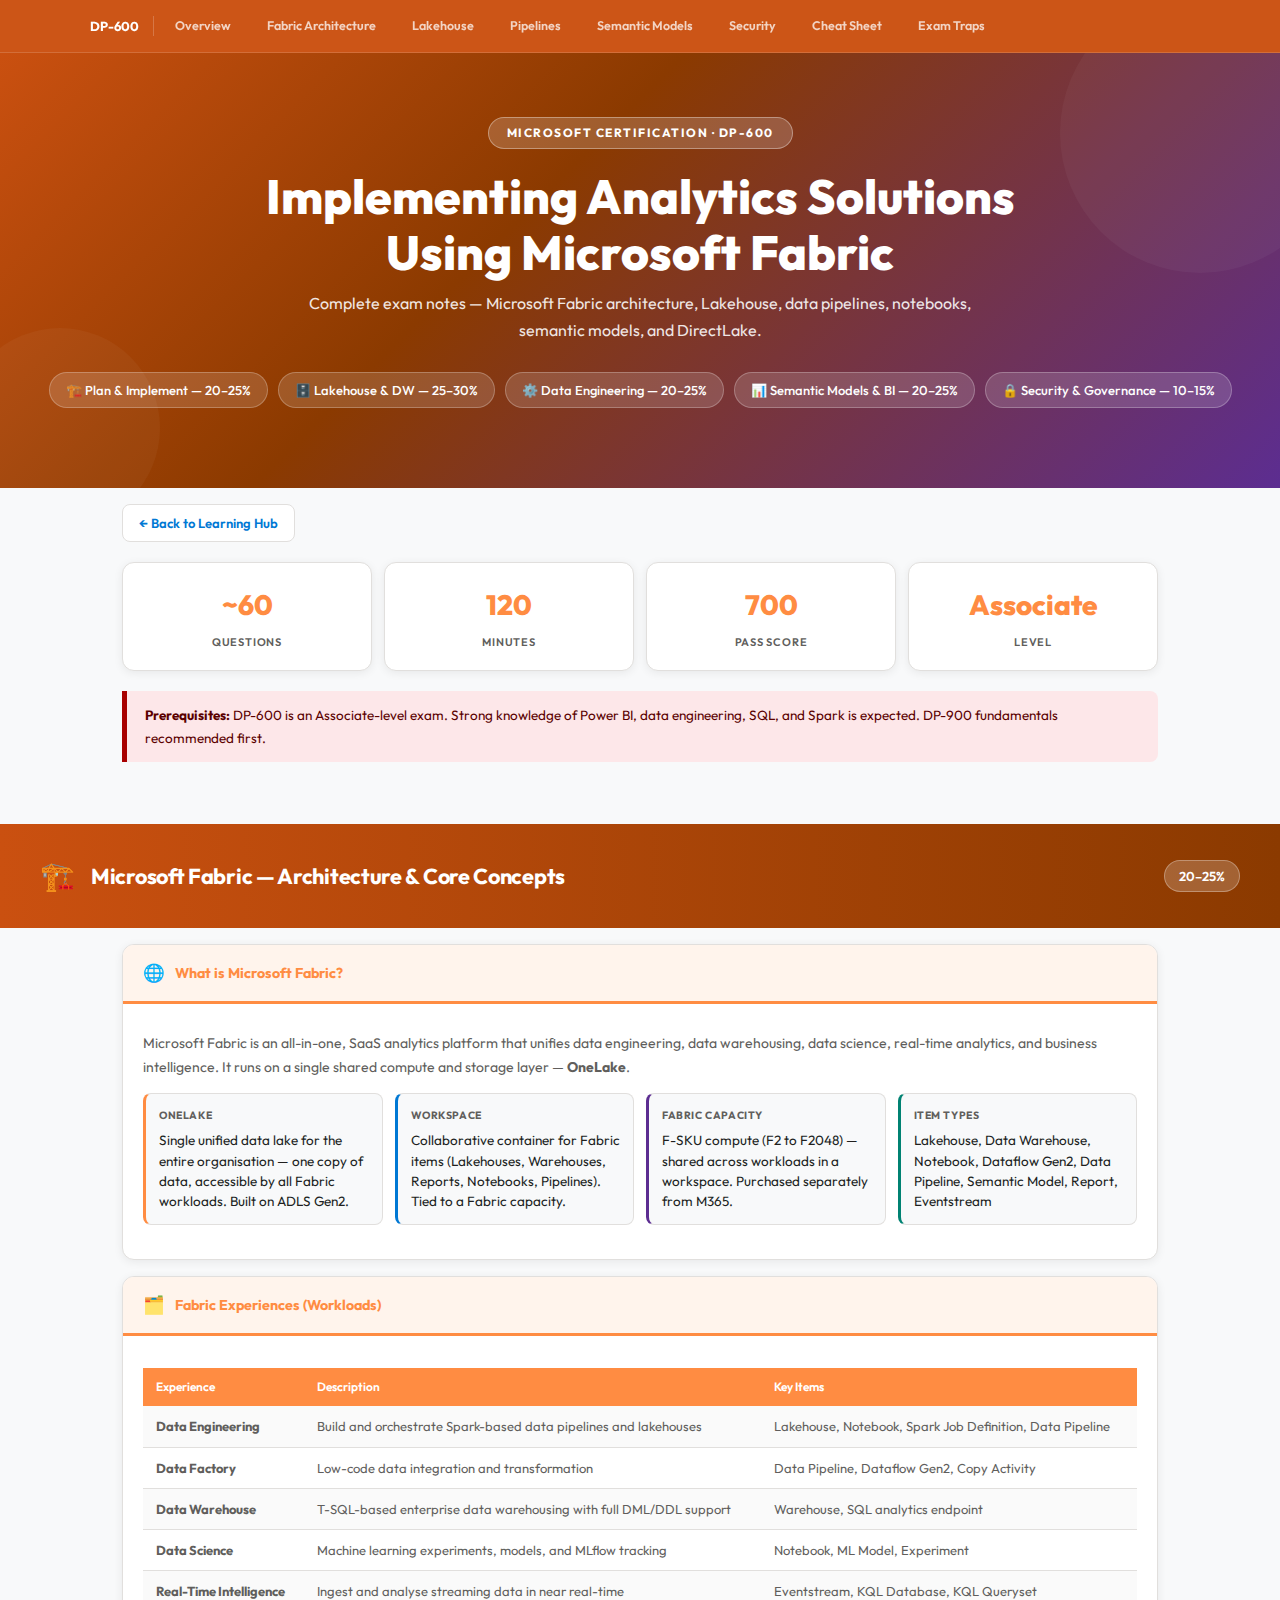
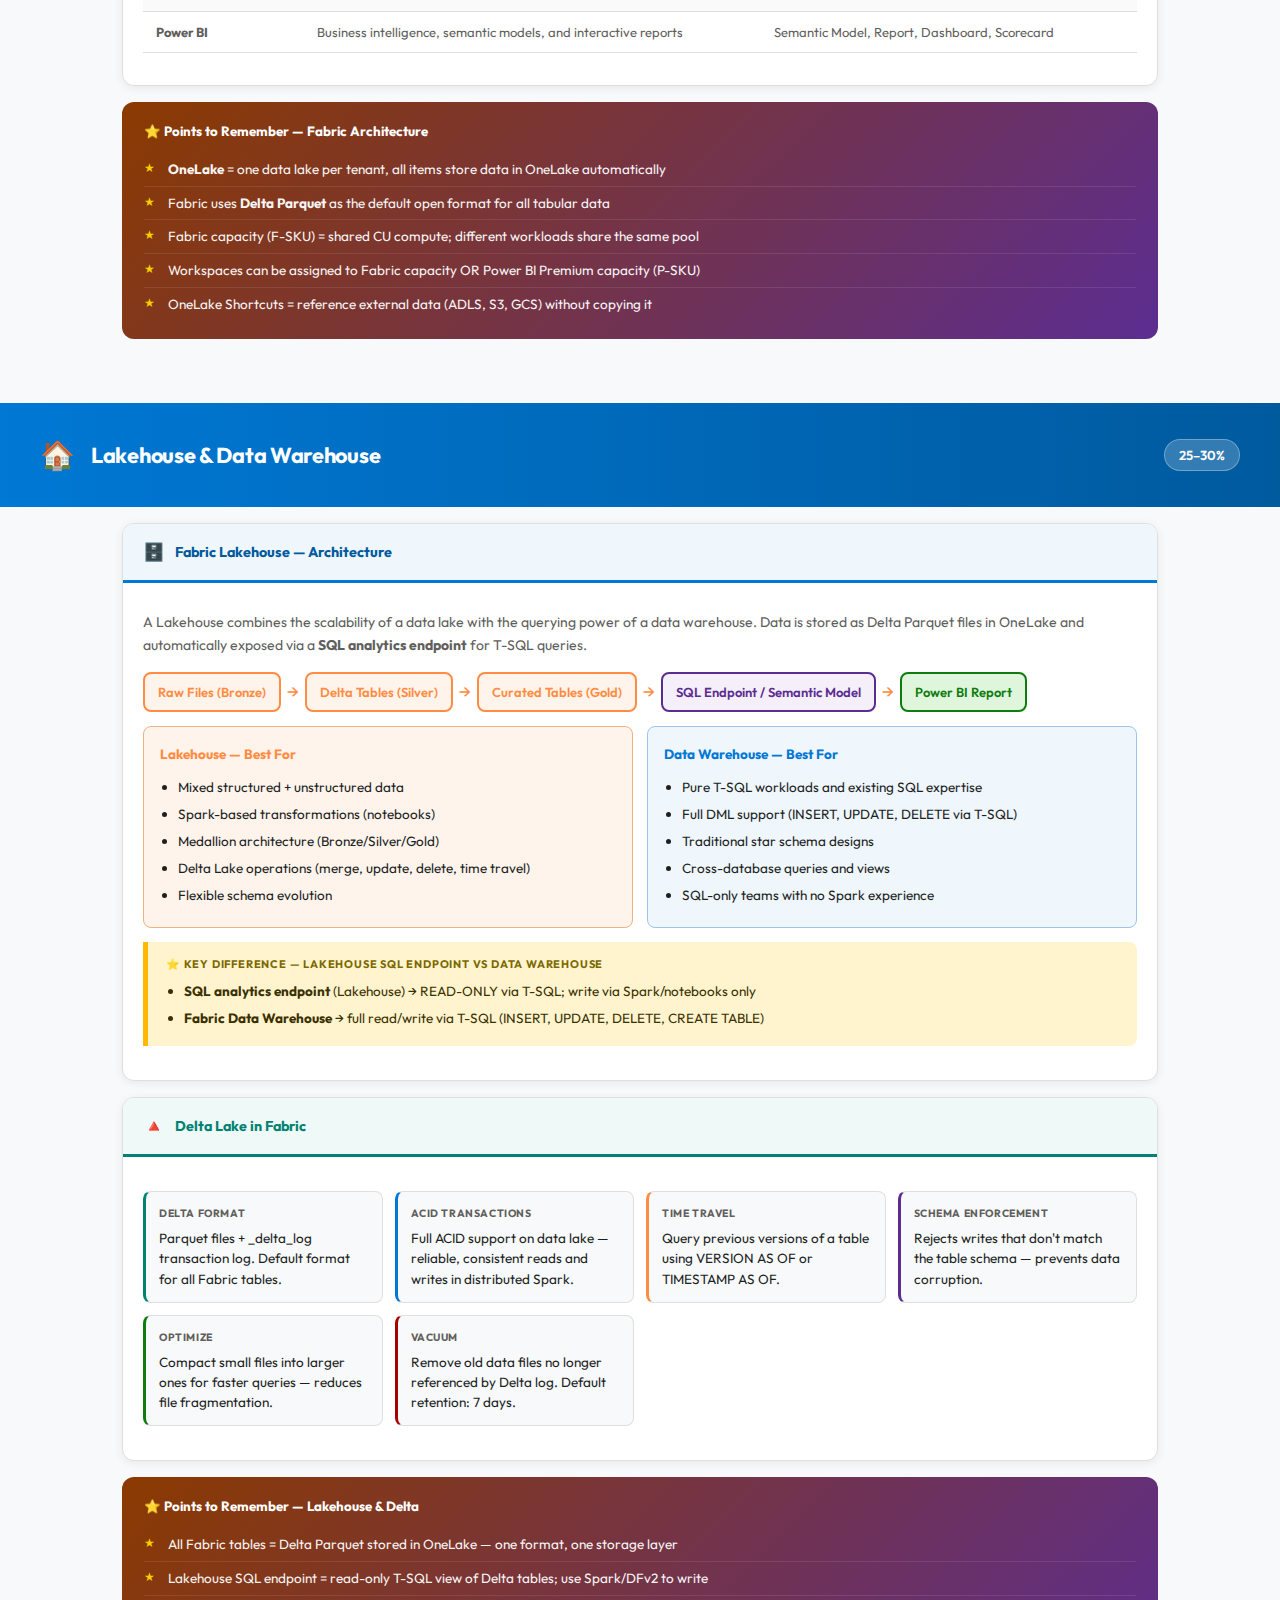
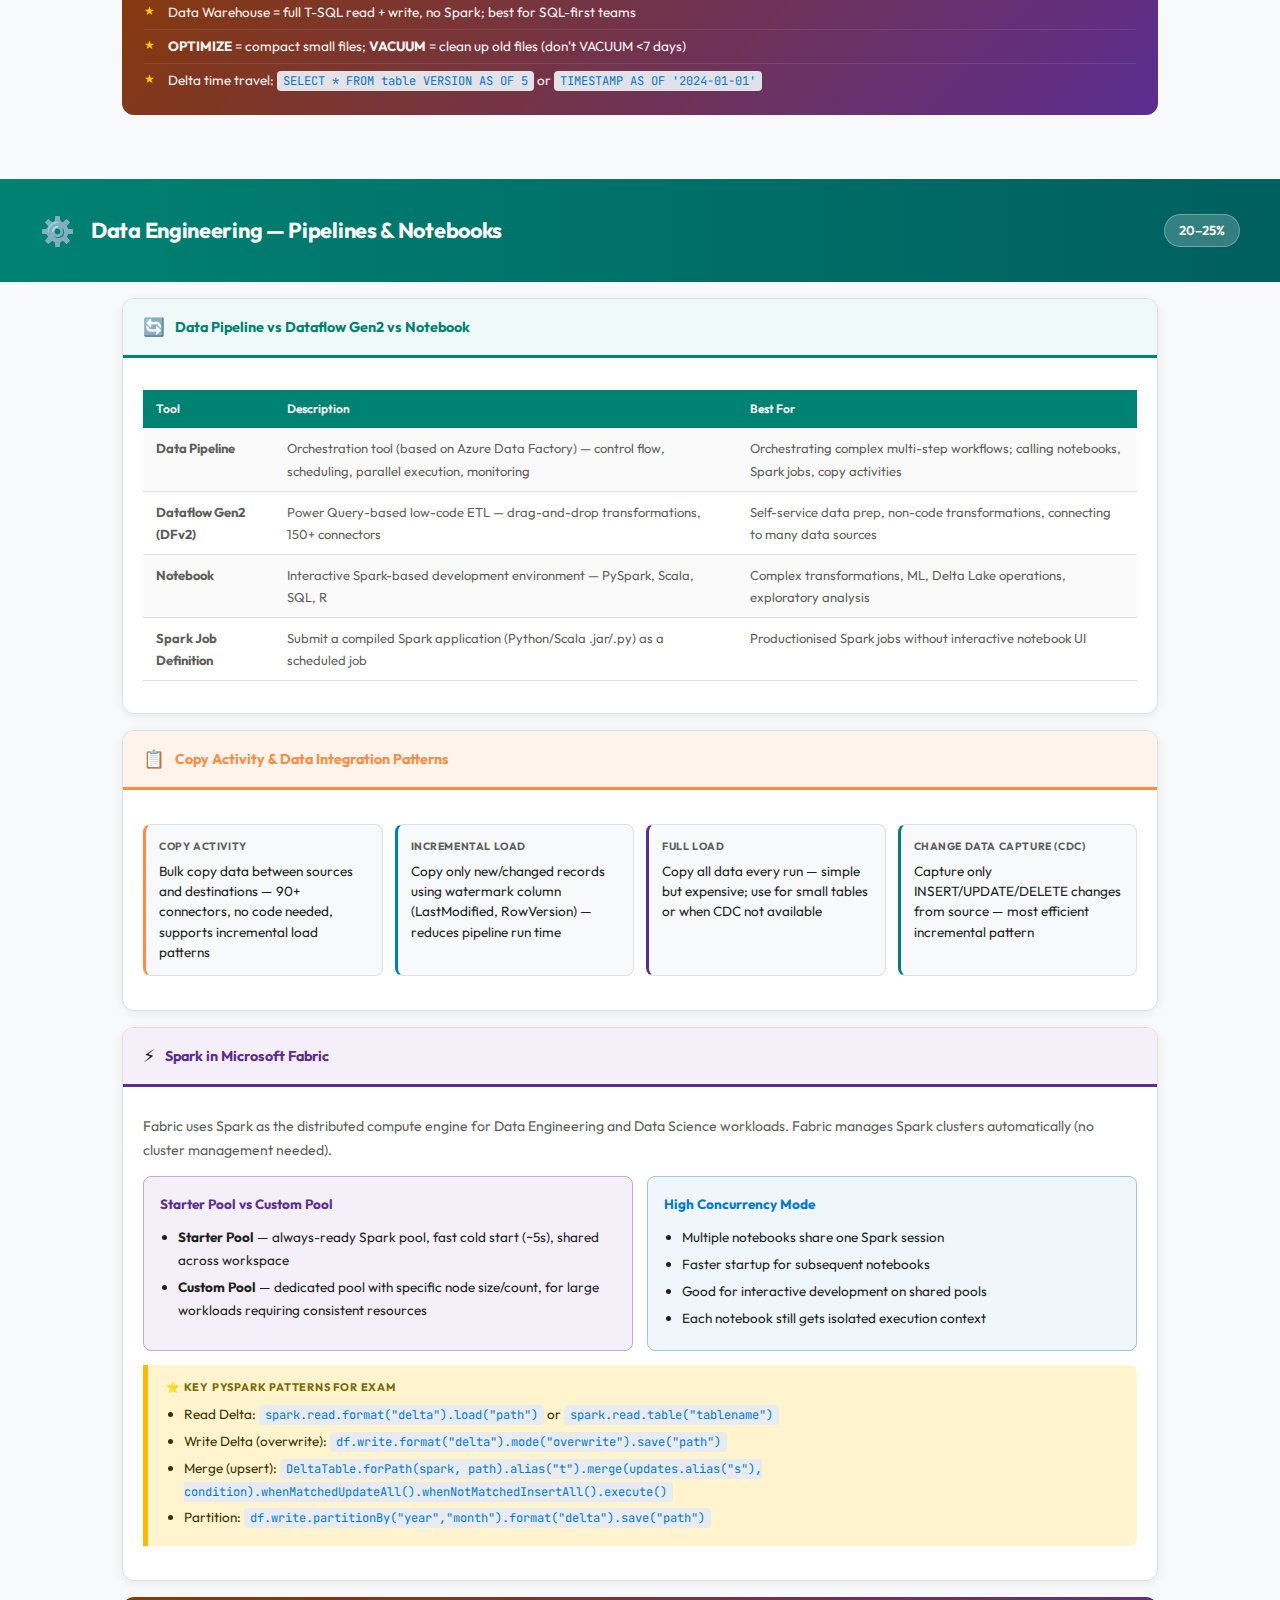
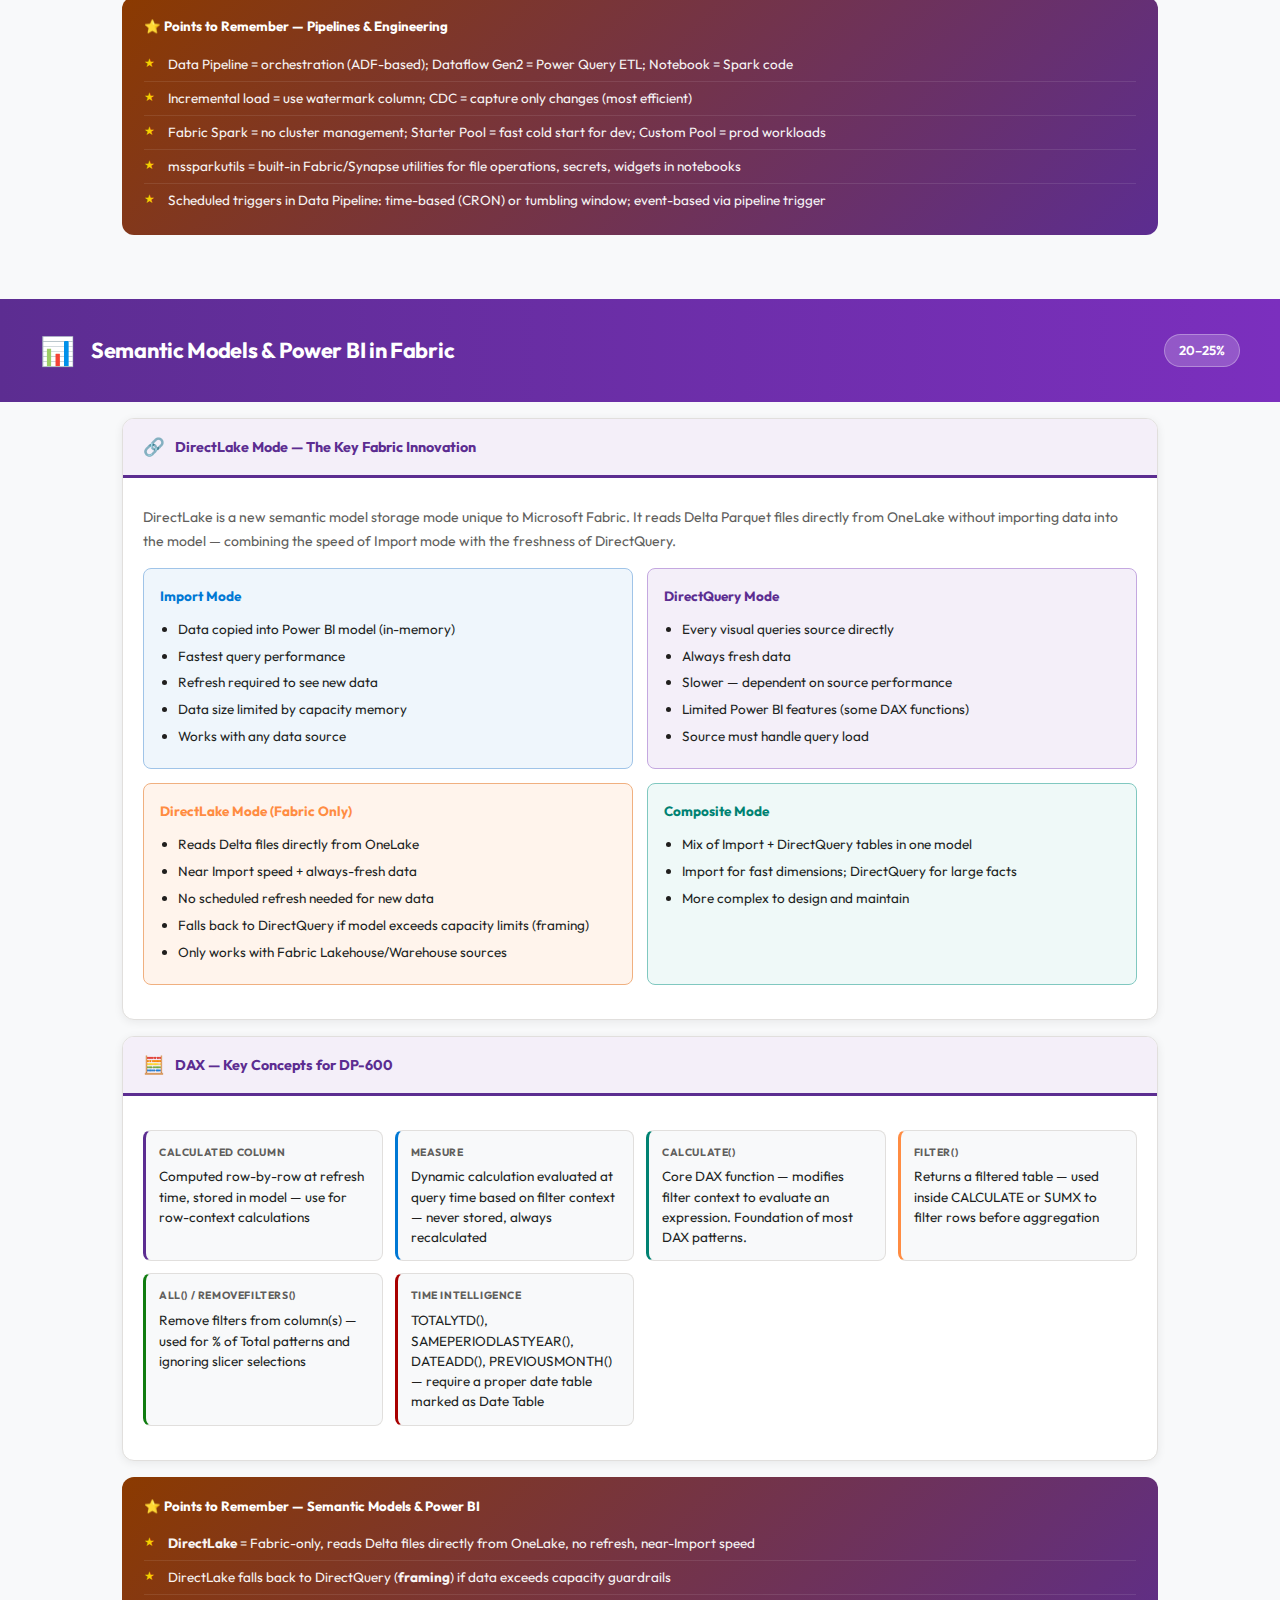
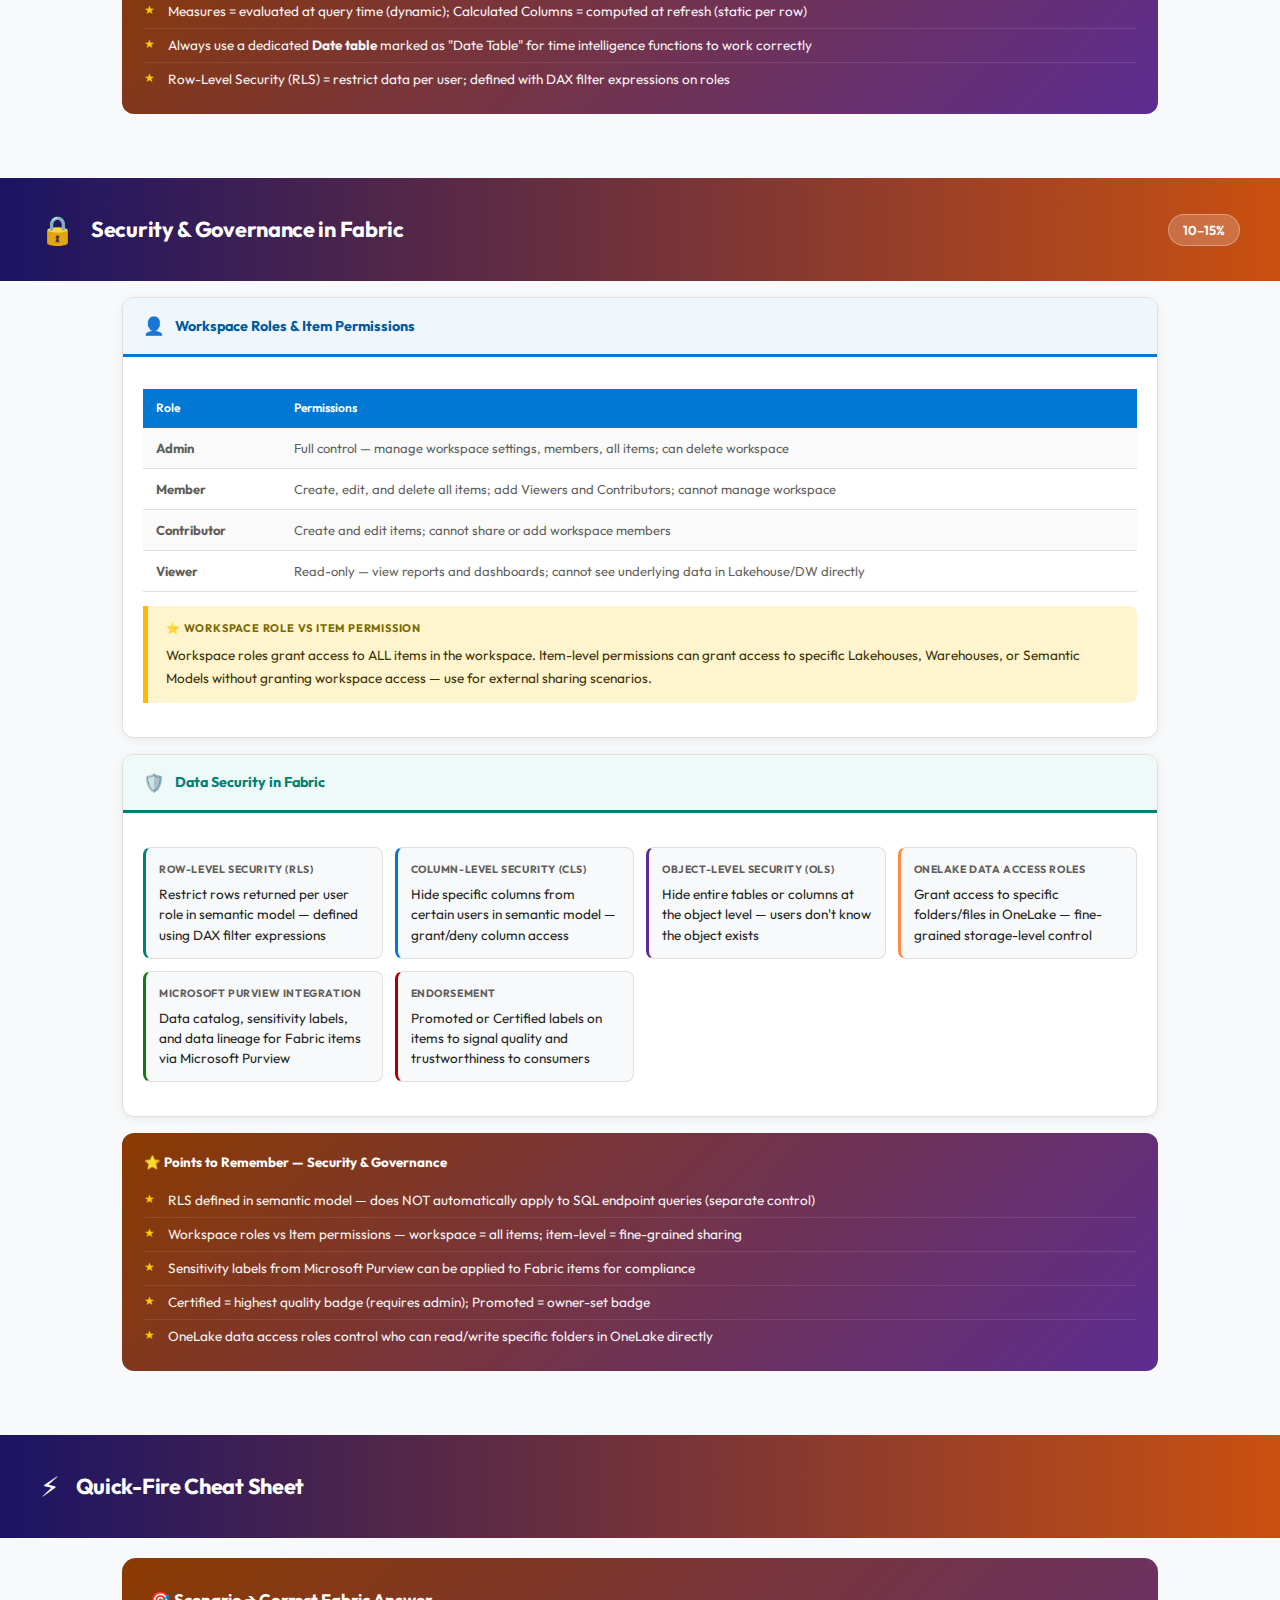
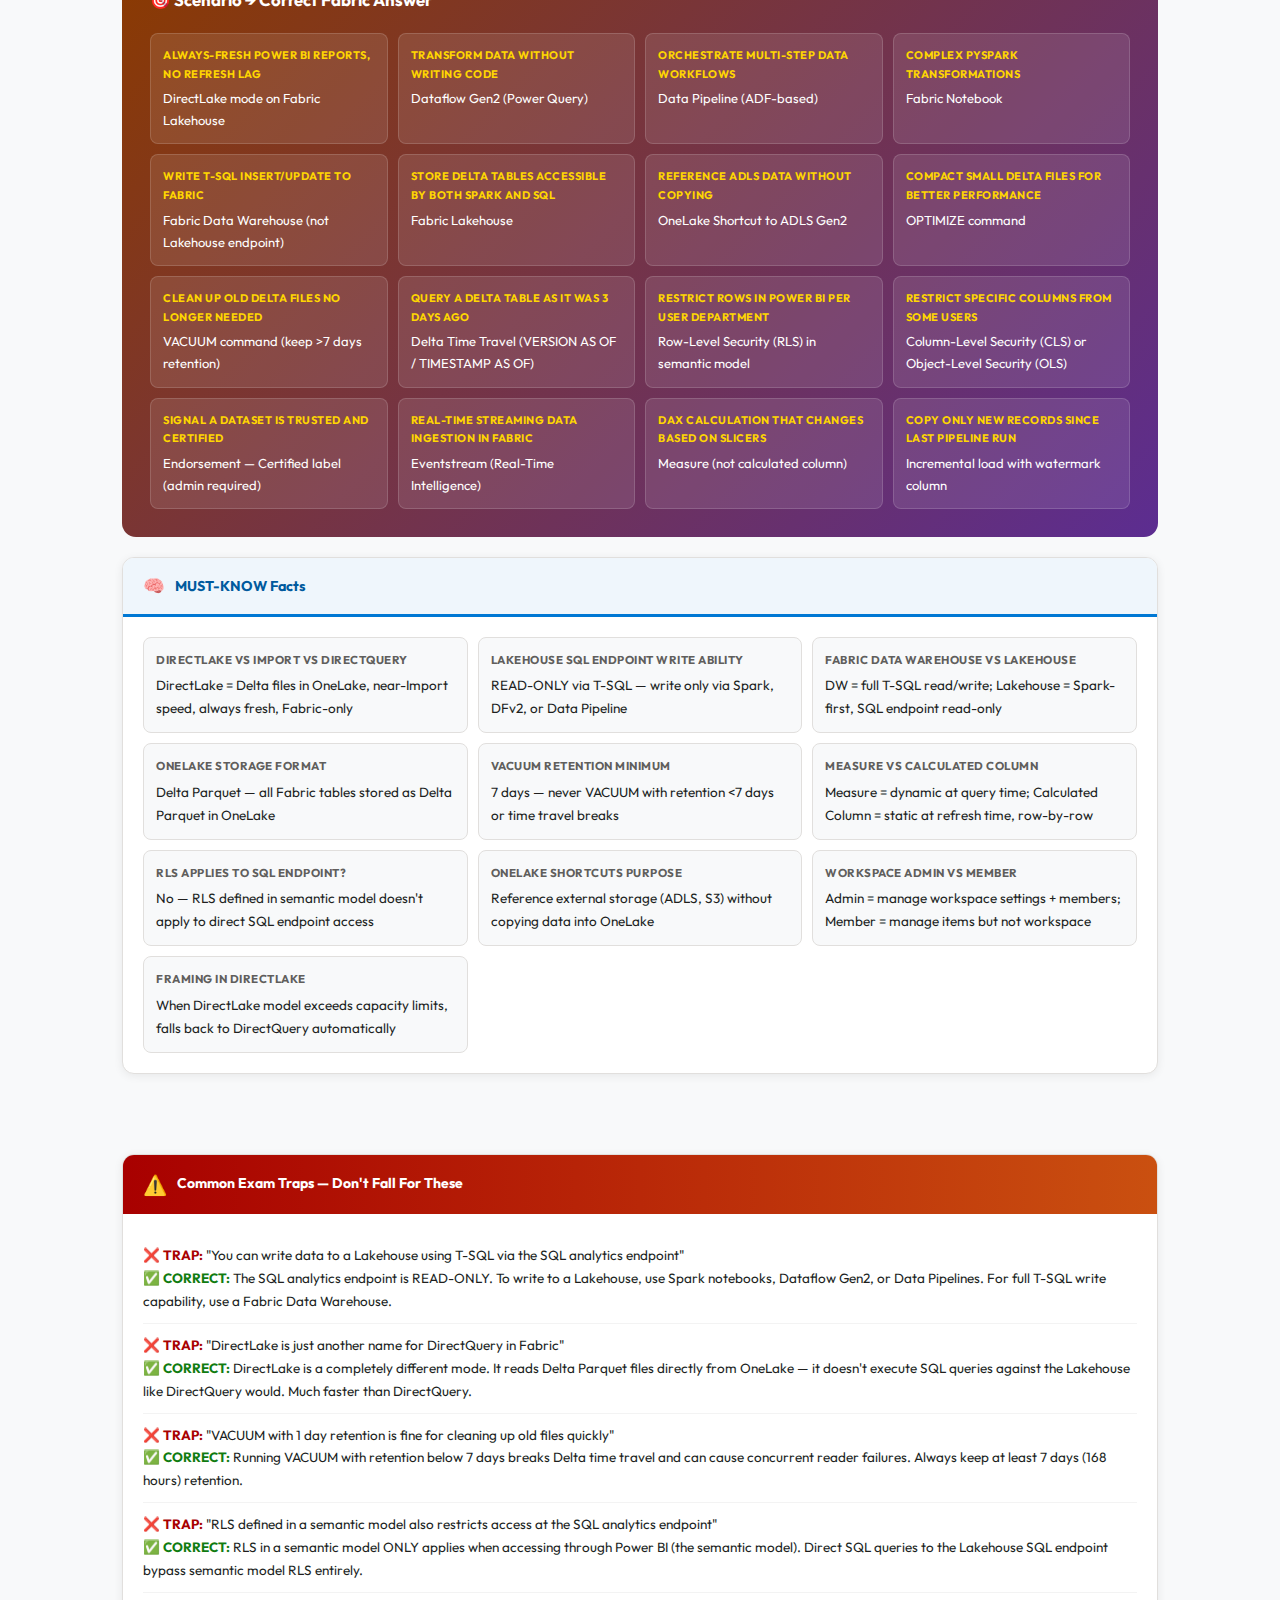
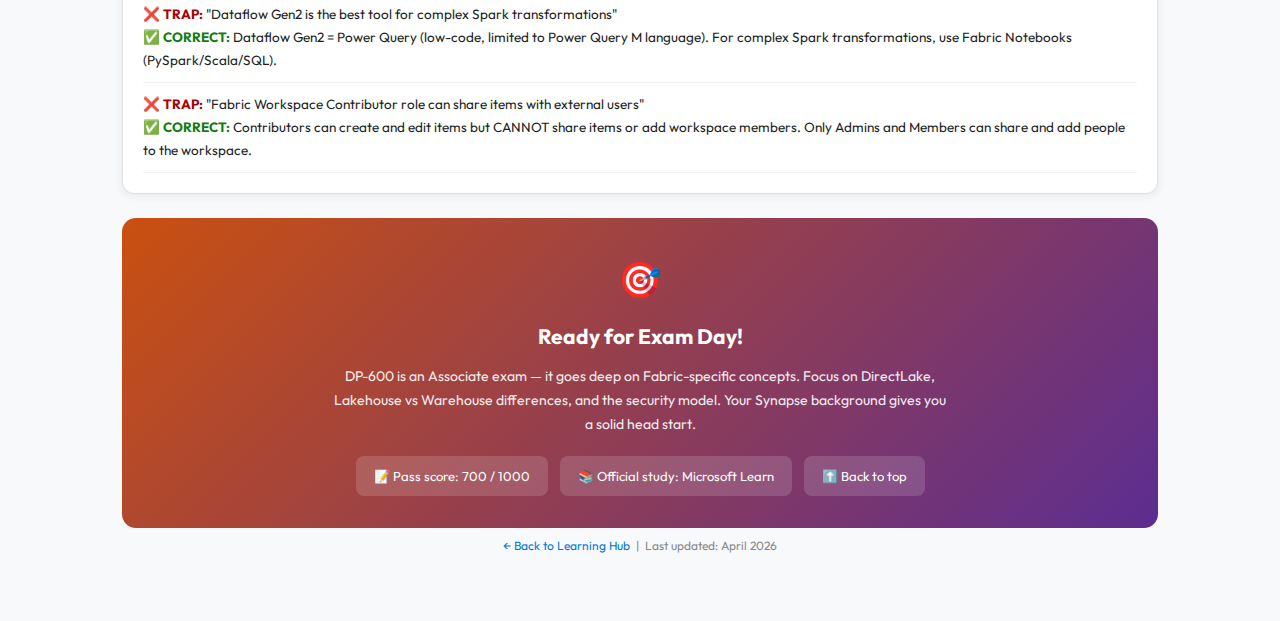
<file: notes/dp-600/index.html>
<!DOCTYPE html>
<html lang="en">
<head>
<meta charset="UTF-8">
<meta name="viewport" content="width=device-width, initial-scale=1.0">
<title>DP-600 Complete Exam Guide — Implementing Analytics Solutions Using Microsoft Fabric</title>
<style>
  @import url('https://fonts.googleapis.com/css2?family=Outfit:wght@300;400;500;600;700;800&family=JetBrains+Mono:wght@400;500&display=swap');
  :root {
    --ms-blue:#0078D4; --ms-dark:#005A9E; --ms-light:#EFF6FC; --ms-purple:#5C2D91;
    --ms-purple-light:#F4EFF9; --ms-teal:#008272; --ms-teal-light:#EFF9F8;
    --ms-red:#A80000; --ms-orange:#CA5010; --ms-green:#107C10; --ms-green-light:#DFF6DD;
    --fabric:#FF8C42; --fabric-light:#FFF4EC;
    --exam-yellow:#FFF4CE; --exam-border:#FFB900; --warn-bg:#FDE7E9; --warn-border:#A80000;
    --bg:#F8F9FA; --card:#FFFFFF; --text:#201F1E; --sub:#605E5C; --border:#E1DFDD;
    --shadow:0 2px 10px rgba(0,0,0,0.07); --radius:12px; --radius-sm:8px;
  }
  *{box-sizing:border-box;margin:0;padding:0;}
  html{scroll-behavior:smooth;}
  body{font-family:'Outfit','Segoe UI',system-ui,sans-serif;background:var(--bg);color:var(--text);line-height:1.7;font-size:14px;-webkit-font-smoothing:antialiased;}
  a{color:var(--ms-blue);text-decoration:none;}
  code{font-family:'JetBrains Mono',monospace;background:#E8ECF1;padding:2px 6px;border-radius:4px;font-size:12px;color:var(--ms-blue);}
  .sticky-nav{position:sticky;top:0;background:rgba(202,80,16,0.97);backdrop-filter:blur(8px);z-index:100;padding:0 32px;border-bottom:1px solid rgba(255,255,255,0.15);}
  .sticky-nav-inner{max-width:1100px;margin:0 auto;display:flex;align-items:center;height:52px;gap:6px;overflow-x:auto;scrollbar-width:none;}
  .sticky-nav-inner::-webkit-scrollbar{display:none;}
  .nav-tag{white-space:nowrap;padding:5px 14px;border-radius:50px;font-size:12.5px;font-weight:600;color:rgba(255,255,255,0.75);transition:all 0.2s;border:1px solid transparent;cursor:pointer;}
  .nav-tag:hover{color:white;border-color:rgba(255,255,255,0.3);background:rgba(255,255,255,0.1);}
  .nav-logo{font-weight:700;color:white;font-size:13px;margin-right:8px;white-space:nowrap;flex-shrink:0;}
  .nav-sep{width:1px;height:20px;background:rgba(255,255,255,0.2);flex-shrink:0;}
  .cover{background:linear-gradient(135deg,#CA5010 0%,#8B3A00 40%,#5C2D91 100%);color:white;padding:64px 40px 56px;text-align:center;position:relative;overflow:hidden;}
  .cover::before{content:'';position:absolute;top:-60px;right:-60px;width:280px;height:280px;border-radius:50%;background:rgba(255,255,255,0.04);}
  .cover::after{content:'';position:absolute;bottom:-40px;left:-40px;width:200px;height:200px;border-radius:50%;background:rgba(255,255,255,0.04);}
  .cover .pill-top{display:inline-block;background:rgba(255,255,255,0.18);border:1px solid rgba(255,255,255,0.35);border-radius:50px;padding:5px 18px;font-size:12px;font-weight:700;letter-spacing:1.5px;text-transform:uppercase;margin-bottom:20px;}
  .cover h1{font-size:clamp(2rem,5vw,3rem);font-weight:800;line-height:1.15;margin-bottom:10px;}
  .cover .subtitle{font-size:16px;opacity:0.88;margin-bottom:28px;max-width:680px;margin-left:auto;margin-right:auto;}
  .cover .pills{display:flex;justify-content:center;gap:10px;flex-wrap:wrap;margin-bottom:24px;}
  .cover .pill{background:rgba(255,255,255,0.15);border:1px solid rgba(255,255,255,0.25);border-radius:50px;padding:6px 16px;font-size:13px;font-weight:500;}
  .wrap{max-width:1100px;margin:0 auto;padding:0 32px 40px;}
  .domain-header{padding:28px 40px;color:white;display:flex;align-items:center;gap:16px;margin-top:8px;}
  .domain-header .dh-icon{font-size:2em;flex-shrink:0;}
  .domain-header h2{font-size:1.55em;font-weight:700;letter-spacing:-0.3px;}
  .domain-header .dh-badge{margin-left:auto;background:rgba(255,255,255,0.2);border:1px solid rgba(255,255,255,0.3);border-radius:50px;padding:4px 14px;font-size:13px;font-weight:600;white-space:nowrap;}
  .dh-orange{background:linear-gradient(90deg,#CA5010,#8B3A00);}
  .dh-blue{background:linear-gradient(90deg,#0078D4,#005A9E);}
  .dh-purple{background:linear-gradient(90deg,#5C2D91,#7B2FBE);}
  .dh-dark{background:linear-gradient(90deg,#1B1464,#CA5010);}
  .dh-teal{background:linear-gradient(90deg,#008272,#005F5F);}
  .card{background:var(--card);border-radius:var(--radius);border:1px solid var(--border);box-shadow:var(--shadow);margin:16px 0;overflow:hidden;}
  .card-head{background:var(--ms-light);border-bottom:3px solid var(--ms-blue);padding:13px 20px;display:flex;align-items:center;gap:10px;}
  .card-head.purple{background:var(--ms-purple-light);border-bottom-color:var(--ms-purple);}
  .card-head.teal{background:var(--ms-teal-light);border-bottom-color:var(--ms-teal);}
  .card-head.orange{background:var(--fabric-light);border-bottom-color:var(--fabric);}
  .card-head.green{background:var(--ms-green-light);border-bottom-color:var(--ms-green);}
  .card-head h4{font-size:1.02em;font-weight:700;color:var(--ms-dark);}
  .card-head.purple h4{color:var(--ms-purple);} .card-head.teal h4{color:var(--ms-teal);}
  .card-head.orange h4{color:var(--fabric);} .card-head.green h4{color:var(--ms-green);}
  .card-head .ch-icon{font-size:1.25em;}
  .card-body{padding:20px;}
  p.body-text{font-size:14px;margin:8px 0 12px;color:var(--sub);line-height:1.7;}
  table{width:100%;border-collapse:collapse;font-size:13px;margin:12px 0;}
  table th{background:var(--ms-blue);color:white;padding:9px 13px;text-align:left;font-size:12px;font-weight:600;}
  table.purple th{background:var(--ms-purple);} table.teal th{background:var(--ms-teal);}
  table.orange th{background:var(--fabric);} table.green th{background:var(--ms-green);}
  table td{padding:9px 13px;border-bottom:1px solid var(--border);vertical-align:top;color:var(--sub);}
  table tr:nth-child(even) td{background:#FAFAFA;}
  .info-grid{display:grid;grid-template-columns:repeat(auto-fit,minmax(210px,1fr));gap:12px;margin:14px 0;}
  .info-box{background:var(--bg);border:1px solid var(--border);border-radius:var(--radius-sm);padding:13px;}
  .info-box .lbl{font-size:10.5px;font-weight:700;text-transform:uppercase;letter-spacing:0.6px;color:var(--sub);margin-bottom:5px;}
  .info-box .val{font-size:13.5px;color:var(--text);line-height:1.5;}
  .info-box.accent-blue{border-left:3px solid var(--ms-blue);} .info-box.accent-purple{border-left:3px solid var(--ms-purple);}
  .info-box.accent-teal{border-left:3px solid var(--ms-teal);} .info-box.accent-green{border-left:3px solid var(--ms-green);}
  .info-box.accent-orange{border-left:3px solid var(--fabric);} .info-box.accent-red{border-left:3px solid var(--ms-red);}
  .exam-stats{display:grid;grid-template-columns:repeat(4,1fr);gap:12px;margin:20px 0;}
  .stat-box{background:var(--card);border:1px solid var(--border);border-radius:var(--radius);padding:18px;text-align:center;box-shadow:var(--shadow);}
  .stat-box .num{font-size:2em;font-weight:800;color:var(--fabric);}
  .stat-box .label{font-size:11px;font-weight:600;color:var(--sub);text-transform:uppercase;letter-spacing:0.8px;margin-top:4px;}
  .exam-tip{background:var(--exam-yellow);border-left:5px solid var(--exam-border);border-radius:0 var(--radius-sm) var(--radius-sm) 0;padding:13px 18px;margin:14px 0;}
  .exam-tip .tip-label{font-size:11px;font-weight:700;text-transform:uppercase;letter-spacing:0.8px;color:#7A6800;margin-bottom:6px;}
  .exam-tip ul,.exam-tip p{font-size:13.5px;color:#3A3000;}
  .exam-tip ul{padding-left:18px;} .exam-tip li{margin:4px 0;}
  .warn-box{background:var(--warn-bg);border-left:5px solid var(--warn-border);border-radius:0 var(--radius-sm) var(--radius-sm) 0;padding:13px 18px;margin:14px 0;}
  .warn-box p,.warn-box ul{font-size:13.5px;color:#5A0000;}
  .warn-box ul{padding-left:18px;} .warn-box li{margin:4px 0;}
  .ptr{background:linear-gradient(135deg,#8B3A00 0%,#5C2D91 100%);color:white;border-radius:var(--radius);padding:18px 22px;margin:16px 0;}
  .ptr h4{font-size:0.95em;font-weight:700;margin-bottom:10px;}
  .ptr ul{list-style:none;padding:0;}
  .ptr ul li{padding:5px 0 5px 24px;font-size:13.5px;position:relative;opacity:0.95;border-bottom:1px solid rgba(255,255,255,0.1);}
  .ptr ul li:last-child{border-bottom:none;}
  .ptr ul li::before{content:"★";position:absolute;left:0;color:#FFD700;font-size:12px;}
  .compare-grid{display:grid;grid-template-columns:1fr 1fr;gap:14px;margin:14px 0;}
  .compare-box{border-radius:var(--radius-sm);padding:16px;border:1px solid var(--border);}
  .compare-box.blue{background:var(--ms-light);border-color:#A0C4E8;} .compare-box.purple{background:var(--ms-purple-light);border-color:#C4A8E0;}
  .compare-box.teal{background:var(--ms-teal-light);border-color:#80C8C0;} .compare-box.orange{background:var(--fabric-light);border-color:#F0B080;}
  .compare-box.green{background:var(--ms-green-light);border-color:#80C880;}
  .compare-box h4{font-size:13.5px;font-weight:700;margin-bottom:10px;}
  .compare-box.blue h4{color:var(--ms-blue);} .compare-box.purple h4{color:var(--ms-purple);}
  .compare-box.teal h4{color:var(--ms-teal);} .compare-box.orange h4{color:var(--fabric);}
  .compare-box.green h4{color:var(--ms-green);}
  .compare-box ul{padding-left:18px;font-size:13px;} .compare-box ul li{margin:4px 0;}
  .flow{display:flex;align-items:center;flex-wrap:wrap;gap:6px;margin:14px 0;}
  .flow-step{background:var(--fabric-light);border:2px solid var(--fabric);border-radius:var(--radius-sm);padding:7px 13px;font-size:13px;font-weight:600;color:var(--fabric);}
  .flow-arrow{font-size:18px;color:var(--fabric);}
  .cheat-bg{background:linear-gradient(135deg,#8B3A00 0%,#5C2D91 100%);color:white;border-radius:14px;padding:28px;margin:20px 0;}
  .cheat-bg h3{font-size:1.2em;margin-bottom:18px;}
  .cs-grid{display:grid;grid-template-columns:repeat(auto-fit,minmax(220px,1fr));gap:10px;}
  .cs-item{background:rgba(255,255,255,0.1);border:1px solid rgba(255,255,255,0.15);border-radius:var(--radius-sm);padding:12px;font-size:13px;}
  .cs-item strong{display:block;margin-bottom:4px;color:#FFD700;font-size:11px;text-transform:uppercase;letter-spacing:0.5px;}
  .traps-card{background:white;border-radius:var(--radius);border:1px solid var(--border);overflow:hidden;margin:16px 0;box-shadow:var(--shadow);}
  .traps-card .traps-head{background:linear-gradient(90deg,#A80000,#CA5010);padding:13px 20px;display:flex;align-items:center;gap:10px;color:white;}
  .traps-card .traps-head h4{font-size:1em;font-weight:700;}
  .traps-card .traps-body{padding:20px;}
  .trap{padding:10px 0;border-bottom:1px solid #F3F3F3;font-size:13.5px;}
  .false{color:#A80000;font-weight:700;} .correct{color:#107C10;font-weight:700;}
  ul.std{padding-left:18px;font-size:13.5px;} ul.std li{margin:4px 0;}
  .back-btn{display:inline-flex;align-items:center;gap:6px;padding:7px 16px;background:white;border:1px solid var(--border);border-radius:var(--radius-sm);font-size:13px;font-weight:600;color:var(--ms-blue);text-decoration:none;margin:16px 0 0;transition:all 0.2s;}
  .back-btn:hover{background:var(--ms-light);}
  .must-know-grid{display:grid;grid-template-columns:repeat(auto-fit,minmax(260px,1fr));gap:10px;}
  .must-know-item{background:var(--bg);border:1px solid var(--border);border-radius:var(--radius-sm);padding:12px;}
  .mk-q{font-size:11.5px;font-weight:700;color:var(--sub);text-transform:uppercase;letter-spacing:0.5px;margin-bottom:5px;}
  .mk-a{font-size:13.5px;color:var(--text);}
  @media(max-width:700px){.compare-grid{grid-template-columns:1fr;}.exam-stats{grid-template-columns:repeat(2,1fr);}}
</style>
</head>
<body>

<div class="sticky-nav">
  <div class="sticky-nav-inner">
    <span class="nav-logo">DP-600</span>
    <div class="nav-sep"></div>
    <a href="#overview" class="nav-tag">Overview</a>
    <a href="#fabric" class="nav-tag">Fabric Architecture</a>
    <a href="#lakehouse" class="nav-tag">Lakehouse</a>
    <a href="#pipelines" class="nav-tag">Pipelines</a>
    <a href="#semantic" class="nav-tag">Semantic Models</a>
    <a href="#security" class="nav-tag">Security</a>
    <a href="#cheatsheet" class="nav-tag">Cheat Sheet</a>
    <a href="#traps" class="nav-tag">Exam Traps</a>
  </div>
</div>

<div class="cover" id="overview">
  <div class="pill-top">Microsoft Certification · DP-600</div>
  <h1>Implementing Analytics Solutions<br>Using Microsoft Fabric</h1>
  <p class="subtitle">Complete exam notes — Microsoft Fabric architecture, Lakehouse, data pipelines, notebooks, semantic models, and DirectLake.</p>
  <div class="pills">
    <span class="pill">🏗️ Plan &amp; Implement — 20–25%</span>
    <span class="pill">🗄️ Lakehouse &amp; DW — 25–30%</span>
    <span class="pill">⚙️ Data Engineering — 20–25%</span>
    <span class="pill">📊 Semantic Models &amp; BI — 20–25%</span>
    <span class="pill">🔒 Security &amp; Governance — 10–15%</span>
  </div>
</div>

<div class="wrap">
  <a href="../index.html" class="back-btn">← Back to Learning Hub</a>
  <div class="exam-stats">
    <div class="stat-box"><div class="num">~60</div><div class="label">Questions</div></div>
    <div class="stat-box"><div class="num">120</div><div class="label">Minutes</div></div>
    <div class="stat-box"><div class="num">700</div><div class="label">Pass Score</div></div>
    <div class="stat-box"><div class="num">Associate</div><div class="label">Level</div></div>
  </div>
  <div class="warn-box"><p><strong>Prerequisites:</strong> DP-600 is an Associate-level exam. Strong knowledge of Power BI, data engineering, SQL, and Spark is expected. DP-900 fundamentals recommended first.</p></div>
</div>

<!-- FABRIC ARCHITECTURE -->
<div id="fabric" class="domain-header dh-orange">
  <div class="dh-icon">🏗️</div>
  <h2>Microsoft Fabric — Architecture &amp; Core Concepts</h2>
  <span class="dh-badge">20–25%</span>
</div>
<div class="wrap">
  <div class="card">
    <div class="card-head orange"><div class="ch-icon">🌐</div><h4>What is Microsoft Fabric?</h4></div>
    <div class="card-body">
      <p class="body-text">Microsoft Fabric is an all-in-one, SaaS analytics platform that unifies data engineering, data warehousing, data science, real-time analytics, and business intelligence. It runs on a single shared compute and storage layer — <strong>OneLake</strong>.</p>
      <div class="info-grid">
        <div class="info-box accent-orange"><div class="lbl">OneLake</div><div class="val">Single unified data lake for the entire organisation — one copy of data, accessible by all Fabric workloads. Built on ADLS Gen2.</div></div>
        <div class="info-box accent-blue"><div class="lbl">Workspace</div><div class="val">Collaborative container for Fabric items (Lakehouses, Warehouses, Reports, Notebooks, Pipelines). Tied to a Fabric capacity.</div></div>
        <div class="info-box accent-purple"><div class="lbl">Fabric Capacity</div><div class="val">F-SKU compute (F2 to F2048) — shared across workloads in a workspace. Purchased separately from M365.</div></div>
        <div class="info-box accent-teal"><div class="lbl">Item Types</div><div class="val">Lakehouse, Data Warehouse, Notebook, Dataflow Gen2, Data Pipeline, Semantic Model, Report, Eventstream</div></div>
      </div>
    </div>
  </div>

  <div class="card">
    <div class="card-head orange"><div class="ch-icon">🗂️</div><h4>Fabric Experiences (Workloads)</h4></div>
    <div class="card-body">
      <table class="orange">
        <tr><th>Experience</th><th>Description</th><th>Key Items</th></tr>
        <tr><td><strong>Data Engineering</strong></td><td>Build and orchestrate Spark-based data pipelines and lakehouses</td><td>Lakehouse, Notebook, Spark Job Definition, Data Pipeline</td></tr>
        <tr><td><strong>Data Factory</strong></td><td>Low-code data integration and transformation</td><td>Data Pipeline, Dataflow Gen2, Copy Activity</td></tr>
        <tr><td><strong>Data Warehouse</strong></td><td>T-SQL-based enterprise data warehousing with full DML/DDL support</td><td>Warehouse, SQL analytics endpoint</td></tr>
        <tr><td><strong>Data Science</strong></td><td>Machine learning experiments, models, and MLflow tracking</td><td>Notebook, ML Model, Experiment</td></tr>
        <tr><td><strong>Real-Time Intelligence</strong></td><td>Ingest and analyse streaming data in near real-time</td><td>Eventstream, KQL Database, KQL Queryset</td></tr>
        <tr><td><strong>Power BI</strong></td><td>Business intelligence, semantic models, and interactive reports</td><td>Semantic Model, Report, Dashboard, Scorecard</td></tr>
      </table>
    </div>
  </div>

  <div class="ptr">
    <h4>⭐ Points to Remember — Fabric Architecture</h4>
    <ul>
      <li><strong>OneLake</strong> = one data lake per tenant, all items store data in OneLake automatically</li>
      <li>Fabric uses <strong>Delta Parquet</strong> as the default open format for all tabular data</li>
      <li>Fabric capacity (F-SKU) = shared CU compute; different workloads share the same pool</li>
      <li>Workspaces can be assigned to Fabric capacity OR Power BI Premium capacity (P-SKU)</li>
      <li>OneLake Shortcuts = reference external data (ADLS, S3, GCS) without copying it</li>
    </ul>
  </div>
</div>

<!-- LAKEHOUSE -->
<div id="lakehouse" class="domain-header dh-blue">
  <div class="dh-icon">🏠</div>
  <h2>Lakehouse &amp; Data Warehouse</h2>
  <span class="dh-badge">25–30%</span>
</div>
<div class="wrap">
  <div class="card">
    <div class="card-head"><div class="ch-icon">🗄️</div><h4>Fabric Lakehouse — Architecture</h4></div>
    <div class="card-body">
      <p class="body-text">A Lakehouse combines the scalability of a data lake with the querying power of a data warehouse. Data is stored as Delta Parquet files in OneLake and automatically exposed via a <strong>SQL analytics endpoint</strong> for T-SQL queries.</p>
      <div class="flow">
        <div class="flow-step">Raw Files (Bronze)</div>
        <div class="flow-arrow">→</div>
        <div class="flow-step">Delta Tables (Silver)</div>
        <div class="flow-arrow">→</div>
        <div class="flow-step">Curated Tables (Gold)</div>
        <div class="flow-arrow">→</div>
        <div class="flow-step" style="background:#F4EFF9;border-color:#5C2D91;color:#5C2D91;">SQL Endpoint / Semantic Model</div>
        <div class="flow-arrow">→</div>
        <div class="flow-step" style="background:#DFF6DD;border-color:#107C10;color:#107C10;">Power BI Report</div>
      </div>
      <div class="compare-grid" style="margin-top:14px;">
        <div class="compare-box orange">
          <h4>Lakehouse — Best For</h4>
          <ul class="std"><li>Mixed structured + unstructured data</li><li>Spark-based transformations (notebooks)</li><li>Medallion architecture (Bronze/Silver/Gold)</li><li>Delta Lake operations (merge, update, delete, time travel)</li><li>Flexible schema evolution</li></ul>
        </div>
        <div class="compare-box blue">
          <h4>Data Warehouse — Best For</h4>
          <ul class="std"><li>Pure T-SQL workloads and existing SQL expertise</li><li>Full DML support (INSERT, UPDATE, DELETE via T-SQL)</li><li>Traditional star schema designs</li><li>Cross-database queries and views</li><li>SQL-only teams with no Spark experience</li></ul>
        </div>
      </div>
      <div class="exam-tip">
        <div class="tip-label">⭐ Key Difference — Lakehouse SQL Endpoint vs Data Warehouse</div>
        <ul>
          <li><strong>SQL analytics endpoint</strong> (Lakehouse) → READ-ONLY via T-SQL; write via Spark/notebooks only</li>
          <li><strong>Fabric Data Warehouse</strong> → full read/write via T-SQL (INSERT, UPDATE, DELETE, CREATE TABLE)</li>
        </ul>
      </div>
    </div>
  </div>

  <div class="card">
    <div class="card-head teal"><div class="ch-icon">🔺</div><h4>Delta Lake in Fabric</h4></div>
    <div class="card-body">
      <div class="info-grid">
        <div class="info-box accent-teal"><div class="lbl">Delta Format</div><div class="val">Parquet files + _delta_log transaction log. Default format for all Fabric tables.</div></div>
        <div class="info-box accent-blue"><div class="lbl">ACID Transactions</div><div class="val">Full ACID support on data lake — reliable, consistent reads and writes in distributed Spark.</div></div>
        <div class="info-box accent-orange"><div class="lbl">Time Travel</div><div class="val">Query previous versions of a table using VERSION AS OF or TIMESTAMP AS OF.</div></div>
        <div class="info-box accent-purple"><div class="lbl">Schema Enforcement</div><div class="val">Rejects writes that don't match the table schema — prevents data corruption.</div></div>
        <div class="info-box accent-green"><div class="lbl">OPTIMIZE</div><div class="val">Compact small files into larger ones for faster queries — reduces file fragmentation.</div></div>
        <div class="info-box accent-red"><div class="lbl">VACUUM</div><div class="val">Remove old data files no longer referenced by Delta log. Default retention: 7 days.</div></div>
      </div>
    </div>
  </div>

  <div class="ptr">
    <h4>⭐ Points to Remember — Lakehouse &amp; Delta</h4>
    <ul>
      <li>All Fabric tables = Delta Parquet stored in OneLake — one format, one storage layer</li>
      <li>Lakehouse SQL endpoint = read-only T-SQL view of Delta tables; use Spark/DFv2 to write</li>
      <li>Data Warehouse = full T-SQL read + write, no Spark; best for SQL-first teams</li>
      <li><strong>OPTIMIZE</strong> = compact small files; <strong>VACUUM</strong> = clean up old files (don't VACUUM &lt;7 days)</li>
      <li>Delta time travel: <code>SELECT * FROM table VERSION AS OF 5</code> or <code>TIMESTAMP AS OF '2024-01-01'</code></li>
    </ul>
  </div>
</div>

<!-- PIPELINES -->
<div id="pipelines" class="domain-header dh-teal">
  <div class="dh-icon">⚙️</div>
  <h2>Data Engineering — Pipelines &amp; Notebooks</h2>
  <span class="dh-badge">20–25%</span>
</div>
<div class="wrap">
  <div class="card">
    <div class="card-head teal"><div class="ch-icon">🔄</div><h4>Data Pipeline vs Dataflow Gen2 vs Notebook</h4></div>
    <div class="card-body">
      <table class="teal">
        <tr><th>Tool</th><th>Description</th><th>Best For</th></tr>
        <tr><td><strong>Data Pipeline</strong></td><td>Orchestration tool (based on Azure Data Factory) — control flow, scheduling, parallel execution, monitoring</td><td>Orchestrating complex multi-step workflows; calling notebooks, Spark jobs, copy activities</td></tr>
        <tr><td><strong>Dataflow Gen2 (DFv2)</strong></td><td>Power Query-based low-code ETL — drag-and-drop transformations, 150+ connectors</td><td>Self-service data prep, non-code transformations, connecting to many data sources</td></tr>
        <tr><td><strong>Notebook</strong></td><td>Interactive Spark-based development environment — PySpark, Scala, SQL, R</td><td>Complex transformations, ML, Delta Lake operations, exploratory analysis</td></tr>
        <tr><td><strong>Spark Job Definition</strong></td><td>Submit a compiled Spark application (Python/Scala .jar/.py) as a scheduled job</td><td>Productionised Spark jobs without interactive notebook UI</td></tr>
      </table>
    </div>
  </div>

  <div class="card">
    <div class="card-head orange"><div class="ch-icon">📋</div><h4>Copy Activity &amp; Data Integration Patterns</h4></div>
    <div class="card-body">
      <div class="info-grid">
        <div class="info-box accent-orange"><div class="lbl">Copy Activity</div><div class="val">Bulk copy data between sources and destinations — 90+ connectors, no code needed, supports incremental load patterns</div></div>
        <div class="info-box accent-blue"><div class="lbl">Incremental Load</div><div class="val">Copy only new/changed records using watermark column (LastModified, RowVersion) — reduces pipeline run time</div></div>
        <div class="info-box accent-purple"><div class="lbl">Full Load</div><div class="val">Copy all data every run — simple but expensive; use for small tables or when CDC not available</div></div>
        <div class="info-box accent-teal"><div class="lbl">Change Data Capture (CDC)</div><div class="val">Capture only INSERT/UPDATE/DELETE changes from source — most efficient incremental pattern</div></div>
      </div>
    </div>
  </div>

  <div class="card">
    <div class="card-head purple"><div class="ch-icon">⚡</div><h4>Spark in Microsoft Fabric</h4></div>
    <div class="card-body">
      <p class="body-text">Fabric uses Spark as the distributed compute engine for Data Engineering and Data Science workloads. Fabric manages Spark clusters automatically (no cluster management needed).</p>
      <div class="compare-grid">
        <div class="compare-box purple">
          <h4>Starter Pool vs Custom Pool</h4>
          <ul class="std"><li><strong>Starter Pool</strong> — always-ready Spark pool, fast cold start (~5s), shared across workspace</li><li><strong>Custom Pool</strong> — dedicated pool with specific node size/count, for large workloads requiring consistent resources</li></ul>
        </div>
        <div class="compare-box blue">
          <h4>High Concurrency Mode</h4>
          <ul class="std"><li>Multiple notebooks share one Spark session</li><li>Faster startup for subsequent notebooks</li><li>Good for interactive development on shared pools</li><li>Each notebook still gets isolated execution context</li></ul>
        </div>
      </div>
      <div class="exam-tip">
        <div class="tip-label">⭐ Key PySpark Patterns for Exam</div>
        <ul>
          <li>Read Delta: <code>spark.read.format("delta").load("path")</code> or <code>spark.read.table("tablename")</code></li>
          <li>Write Delta (overwrite): <code>df.write.format("delta").mode("overwrite").save("path")</code></li>
          <li>Merge (upsert): <code>DeltaTable.forPath(spark, path).alias("t").merge(updates.alias("s"), condition).whenMatchedUpdateAll().whenNotMatchedInsertAll().execute()</code></li>
          <li>Partition: <code>df.write.partitionBy("year","month").format("delta").save("path")</code></li>
        </ul>
      </div>
    </div>
  </div>

  <div class="ptr">
    <h4>⭐ Points to Remember — Pipelines &amp; Engineering</h4>
    <ul>
      <li>Data Pipeline = orchestration (ADF-based); Dataflow Gen2 = Power Query ETL; Notebook = Spark code</li>
      <li>Incremental load = use watermark column; CDC = capture only changes (most efficient)</li>
      <li>Fabric Spark = no cluster management; Starter Pool = fast cold start for dev; Custom Pool = prod workloads</li>
      <li>mssparkutils = built-in Fabric/Synapse utilities for file operations, secrets, widgets in notebooks</li>
      <li>Scheduled triggers in Data Pipeline: time-based (CRON) or tumbling window; event-based via pipeline trigger</li>
    </ul>
  </div>
</div>

<!-- SEMANTIC MODELS -->
<div id="semantic" class="domain-header dh-purple">
  <div class="dh-icon">📊</div>
  <h2>Semantic Models &amp; Power BI in Fabric</h2>
  <span class="dh-badge">20–25%</span>
</div>
<div class="wrap">
  <div class="card">
    <div class="card-head purple"><div class="ch-icon">🔗</div><h4>DirectLake Mode — The Key Fabric Innovation</h4></div>
    <div class="card-body">
      <p class="body-text">DirectLake is a new semantic model storage mode unique to Microsoft Fabric. It reads Delta Parquet files directly from OneLake without importing data into the model — combining the speed of Import mode with the freshness of DirectQuery.</p>
      <div class="compare-grid">
        <div class="compare-box blue">
          <h4>Import Mode</h4>
          <ul class="std"><li>Data copied into Power BI model (in-memory)</li><li>Fastest query performance</li><li>Refresh required to see new data</li><li>Data size limited by capacity memory</li><li>Works with any data source</li></ul>
        </div>
        <div class="compare-box purple">
          <h4>DirectQuery Mode</h4>
          <ul class="std"><li>Every visual queries source directly</li><li>Always fresh data</li><li>Slower — dependent on source performance</li><li>Limited Power BI features (some DAX functions)</li><li>Source must handle query load</li></ul>
        </div>
        <div class="compare-box orange">
          <h4>DirectLake Mode (Fabric Only)</h4>
          <ul class="std"><li>Reads Delta files directly from OneLake</li><li>Near Import speed + always-fresh data</li><li>No scheduled refresh needed for new data</li><li>Falls back to DirectQuery if model exceeds capacity limits (framing)</li><li>Only works with Fabric Lakehouse/Warehouse sources</li></ul>
        </div>
        <div class="compare-box teal">
          <h4>Composite Mode</h4>
          <ul class="std"><li>Mix of Import + DirectQuery tables in one model</li><li>Import for fast dimensions; DirectQuery for large facts</li><li>More complex to design and maintain</li></ul>
        </div>
      </div>
    </div>
  </div>

  <div class="card">
    <div class="card-head purple"><div class="ch-icon">🧮</div><h4>DAX — Key Concepts for DP-600</h4></div>
    <div class="card-body">
      <div class="info-grid">
        <div class="info-box accent-purple"><div class="lbl">Calculated Column</div><div class="val">Computed row-by-row at refresh time, stored in model — use for row-context calculations</div></div>
        <div class="info-box accent-blue"><div class="lbl">Measure</div><div class="val">Dynamic calculation evaluated at query time based on filter context — never stored, always recalculated</div></div>
        <div class="info-box accent-teal"><div class="lbl">CALCULATE()</div><div class="val">Core DAX function — modifies filter context to evaluate an expression. Foundation of most DAX patterns.</div></div>
        <div class="info-box accent-orange"><div class="lbl">FILTER()</div><div class="val">Returns a filtered table — used inside CALCULATE or SUMX to filter rows before aggregation</div></div>
        <div class="info-box accent-green"><div class="lbl">ALL() / REMOVEFILTERS()</div><div class="val">Remove filters from column(s) — used for % of Total patterns and ignoring slicer selections</div></div>
        <div class="info-box accent-red"><div class="lbl">Time Intelligence</div><div class="val">TOTALYTD(), SAMEPERIODLASTYEAR(), DATEADD(), PREVIOUSMONTH() — require a proper date table marked as Date Table</div></div>
      </div>
    </div>
  </div>

  <div class="ptr">
    <h4>⭐ Points to Remember — Semantic Models &amp; Power BI</h4>
    <ul>
      <li><strong>DirectLake</strong> = Fabric-only, reads Delta files directly from OneLake, no refresh, near-Import speed</li>
      <li>DirectLake falls back to DirectQuery (<strong>framing</strong>) if data exceeds capacity guardrails</li>
      <li>Measures = evaluated at query time (dynamic); Calculated Columns = computed at refresh (static per row)</li>
      <li>Always use a dedicated <strong>Date table</strong> marked as "Date Table" for time intelligence functions to work correctly</li>
      <li>Row-Level Security (RLS) = restrict data per user; defined with DAX filter expressions on roles</li>
    </ul>
  </div>
</div>

<!-- SECURITY -->
<div id="security" class="domain-header dh-dark">
  <div class="dh-icon">🔒</div>
  <h2>Security &amp; Governance in Fabric</h2>
  <span class="dh-badge">10–15%</span>
</div>
<div class="wrap">
  <div class="card">
    <div class="card-head"><div class="ch-icon">👤</div><h4>Workspace Roles &amp; Item Permissions</h4></div>
    <div class="card-body">
      <table>
        <tr><th>Role</th><th>Permissions</th></tr>
        <tr><td><strong>Admin</strong></td><td>Full control — manage workspace settings, members, all items; can delete workspace</td></tr>
        <tr><td><strong>Member</strong></td><td>Create, edit, and delete all items; add Viewers and Contributors; cannot manage workspace</td></tr>
        <tr><td><strong>Contributor</strong></td><td>Create and edit items; cannot share or add workspace members</td></tr>
        <tr><td><strong>Viewer</strong></td><td>Read-only — view reports and dashboards; cannot see underlying data in Lakehouse/DW directly</td></tr>
      </table>
      <div class="exam-tip">
        <div class="tip-label">⭐ Workspace Role vs Item Permission</div>
        <p>Workspace roles grant access to ALL items in the workspace. Item-level permissions can grant access to specific Lakehouses, Warehouses, or Semantic Models without granting workspace access — use for external sharing scenarios.</p>
      </div>
    </div>
  </div>

  <div class="card">
    <div class="card-head teal"><div class="ch-icon">🛡️</div><h4>Data Security in Fabric</h4></div>
    <div class="card-body">
      <div class="info-grid">
        <div class="info-box accent-teal"><div class="lbl">Row-Level Security (RLS)</div><div class="val">Restrict rows returned per user role in semantic model — defined using DAX filter expressions</div></div>
        <div class="info-box accent-blue"><div class="lbl">Column-Level Security (CLS)</div><div class="val">Hide specific columns from certain users in semantic model — grant/deny column access</div></div>
        <div class="info-box accent-purple"><div class="lbl">Object-Level Security (OLS)</div><div class="val">Hide entire tables or columns at the object level — users don't know the object exists</div></div>
        <div class="info-box accent-orange"><div class="lbl">OneLake Data Access Roles</div><div class="val">Grant access to specific folders/files in OneLake — fine-grained storage-level control</div></div>
        <div class="info-box accent-green"><div class="lbl">Microsoft Purview Integration</div><div class="val">Data catalog, sensitivity labels, and data lineage for Fabric items via Microsoft Purview</div></div>
        <div class="info-box accent-red"><div class="lbl">Endorsement</div><div class="val">Promoted or Certified labels on items to signal quality and trustworthiness to consumers</div></div>
      </div>
    </div>
  </div>

  <div class="ptr">
    <h4>⭐ Points to Remember — Security &amp; Governance</h4>
    <ul>
      <li>RLS defined in semantic model — does NOT automatically apply to SQL endpoint queries (separate control)</li>
      <li>Workspace roles vs Item permissions — workspace = all items; item-level = fine-grained sharing</li>
      <li>Sensitivity labels from Microsoft Purview can be applied to Fabric items for compliance</li>
      <li>Certified = highest quality badge (requires admin); Promoted = owner-set badge</li>
      <li>OneLake data access roles control who can read/write specific folders in OneLake directly</li>
    </ul>
  </div>
</div>

<!-- CHEAT SHEET -->
<div id="cheatsheet" class="domain-header dh-dark">
  <div class="dh-icon">⚡</div>
  <h2>Quick-Fire Cheat Sheet</h2>
</div>
<div class="wrap">
  <div class="cheat-bg">
    <h3>🎯 Scenario → Correct Fabric Answer</h3>
    <div class="cs-grid">
      <div class="cs-item"><strong>Always-fresh Power BI reports, no refresh lag</strong>DirectLake mode on Fabric Lakehouse</div>
      <div class="cs-item"><strong>Transform data without writing code</strong>Dataflow Gen2 (Power Query)</div>
      <div class="cs-item"><strong>Orchestrate multi-step data workflows</strong>Data Pipeline (ADF-based)</div>
      <div class="cs-item"><strong>Complex PySpark transformations</strong>Fabric Notebook</div>
      <div class="cs-item"><strong>Write T-SQL INSERT/UPDATE to Fabric</strong>Fabric Data Warehouse (not Lakehouse endpoint)</div>
      <div class="cs-item"><strong>Store Delta tables accessible by both Spark and SQL</strong>Fabric Lakehouse</div>
      <div class="cs-item"><strong>Reference ADLS data without copying</strong>OneLake Shortcut to ADLS Gen2</div>
      <div class="cs-item"><strong>Compact small Delta files for better performance</strong>OPTIMIZE command</div>
      <div class="cs-item"><strong>Clean up old Delta files no longer needed</strong>VACUUM command (keep &gt;7 days retention)</div>
      <div class="cs-item"><strong>Query a Delta table as it was 3 days ago</strong>Delta Time Travel (VERSION AS OF / TIMESTAMP AS OF)</div>
      <div class="cs-item"><strong>Restrict rows in Power BI per user department</strong>Row-Level Security (RLS) in semantic model</div>
      <div class="cs-item"><strong>Restrict specific columns from some users</strong>Column-Level Security (CLS) or Object-Level Security (OLS)</div>
      <div class="cs-item"><strong>Signal a dataset is trusted and certified</strong>Endorsement — Certified label (admin required)</div>
      <div class="cs-item"><strong>Real-time streaming data ingestion in Fabric</strong>Eventstream (Real-Time Intelligence)</div>
      <div class="cs-item"><strong>DAX calculation that changes based on slicers</strong>Measure (not calculated column)</div>
      <div class="cs-item"><strong>Copy only new records since last pipeline run</strong>Incremental load with watermark column</div>
    </div>
  </div>

  <div class="card">
    <div class="card-head"><div class="ch-icon">🧠</div><h4>MUST-KNOW Facts</h4></div>
    <div class="card-body">
      <div class="must-know-grid">
        <div class="must-know-item"><div class="mk-q">DirectLake vs Import vs DirectQuery</div><div class="mk-a">DirectLake = Delta files in OneLake, near-Import speed, always fresh, Fabric-only</div></div>
        <div class="must-know-item"><div class="mk-q">Lakehouse SQL endpoint write ability</div><div class="mk-a">READ-ONLY via T-SQL — write only via Spark, DFv2, or Data Pipeline</div></div>
        <div class="must-know-item"><div class="mk-q">Fabric Data Warehouse vs Lakehouse</div><div class="mk-a">DW = full T-SQL read/write; Lakehouse = Spark-first, SQL endpoint read-only</div></div>
        <div class="must-know-item"><div class="mk-q">OneLake storage format</div><div class="mk-a">Delta Parquet — all Fabric tables stored as Delta Parquet in OneLake</div></div>
        <div class="must-know-item"><div class="mk-q">VACUUM retention minimum</div><div class="mk-a">7 days — never VACUUM with retention &lt;7 days or time travel breaks</div></div>
        <div class="must-know-item"><div class="mk-q">Measure vs Calculated Column</div><div class="mk-a">Measure = dynamic at query time; Calculated Column = static at refresh time, row-by-row</div></div>
        <div class="must-know-item"><div class="mk-q">RLS applies to SQL endpoint?</div><div class="mk-a">No — RLS defined in semantic model doesn't apply to direct SQL endpoint access</div></div>
        <div class="must-know-item"><div class="mk-q">OneLake Shortcuts purpose</div><div class="mk-a">Reference external storage (ADLS, S3) without copying data into OneLake</div></div>
        <div class="must-know-item"><div class="mk-q">Workspace Admin vs Member</div><div class="mk-a">Admin = manage workspace settings + members; Member = manage items but not workspace</div></div>
        <div class="must-know-item"><div class="mk-q">Framing in DirectLake</div><div class="mk-a">When DirectLake model exceeds capacity limits, falls back to DirectQuery automatically</div></div>
      </div>
    </div>
  </div>
</div>

<!-- EXAM TRAPS -->
<div id="traps" class="wrap" style="padding-top:8px;">
  <div class="traps-card">
    <div class="traps-head"><div style="font-size:1.4em;">⚠️</div><h4>Common Exam Traps — Don't Fall For These</h4></div>
    <div class="traps-body">
      <div class="trap"><span class="false">❌ TRAP:</span> "You can write data to a Lakehouse using T-SQL via the SQL analytics endpoint"<br><span class="correct">✅ CORRECT:</span> The SQL analytics endpoint is READ-ONLY. To write to a Lakehouse, use Spark notebooks, Dataflow Gen2, or Data Pipelines. For full T-SQL write capability, use a Fabric Data Warehouse.</div>
      <div class="trap"><span class="false">❌ TRAP:</span> "DirectLake is just another name for DirectQuery in Fabric"<br><span class="correct">✅ CORRECT:</span> DirectLake is a completely different mode. It reads Delta Parquet files directly from OneLake — it doesn't execute SQL queries against the Lakehouse like DirectQuery would. Much faster than DirectQuery.</div>
      <div class="trap"><span class="false">❌ TRAP:</span> "VACUUM with 1 day retention is fine for cleaning up old files quickly"<br><span class="correct">✅ CORRECT:</span> Running VACUUM with retention below 7 days breaks Delta time travel and can cause concurrent reader failures. Always keep at least 7 days (168 hours) retention.</div>
      <div class="trap"><span class="false">❌ TRAP:</span> "RLS defined in a semantic model also restricts access at the SQL analytics endpoint"<br><span class="correct">✅ CORRECT:</span> RLS in a semantic model ONLY applies when accessing through Power BI (the semantic model). Direct SQL queries to the Lakehouse SQL endpoint bypass semantic model RLS entirely.</div>
      <div class="trap"><span class="false">❌ TRAP:</span> "Dataflow Gen2 is the best tool for complex Spark transformations"<br><span class="correct">✅ CORRECT:</span> Dataflow Gen2 = Power Query (low-code, limited to Power Query M language). For complex Spark transformations, use Fabric Notebooks (PySpark/Scala/SQL).</div>
      <div class="trap"><span class="false">❌ TRAP:</span> "Fabric Workspace Contributor role can share items with external users"<br><span class="correct">✅ CORRECT:</span> Contributors can create and edit items but CANNOT share items or add workspace members. Only Admins and Members can share and add people to the workspace.</div>
    </div>
  </div>

  <div style="background:linear-gradient(135deg,#CA5010,#5C2D91);color:white;border-radius:14px;padding:32px;text-align:center;margin:24px 0 8px;">
    <div style="font-size:2.5em;margin-bottom:10px;">🎯</div>
    <h3 style="font-size:1.5em;margin-bottom:10px;">Ready for Exam Day!</h3>
    <p style="opacity:0.9;font-size:14px;max-width:620px;margin:0 auto 20px;line-height:1.7;">DP-600 is an Associate exam — it goes deep on Fabric-specific concepts. Focus on DirectLake, Lakehouse vs Warehouse differences, and the security model. Your Synapse background gives you a solid head start.</p>
    <div style="display:flex;justify-content:center;gap:12px;flex-wrap:wrap;font-size:13px;">
      <div style="background:rgba(255,255,255,0.15);border-radius:8px;padding:9px 18px;">📝 Pass score: 700 / 1000</div>
      <div style="background:rgba(255,255,255,0.15);border-radius:8px;padding:9px 18px;">📚 Official study: Microsoft Learn</div>
      <div style="background:rgba(255,255,255,0.15);border-radius:8px;padding:9px 18px;">⬆️ <a href="#overview" style="color:white;">Back to top</a></div>
    </div>
  </div>
  <p style="text-align:center;color:#888;font-size:12px;padding-bottom:24px;"><a href="../index.html" style="color:#0078D4;">← Back to Learning Hub</a> &nbsp;|&nbsp; Last updated: April 2026</p>
</div>

</body>
</html>
</file>
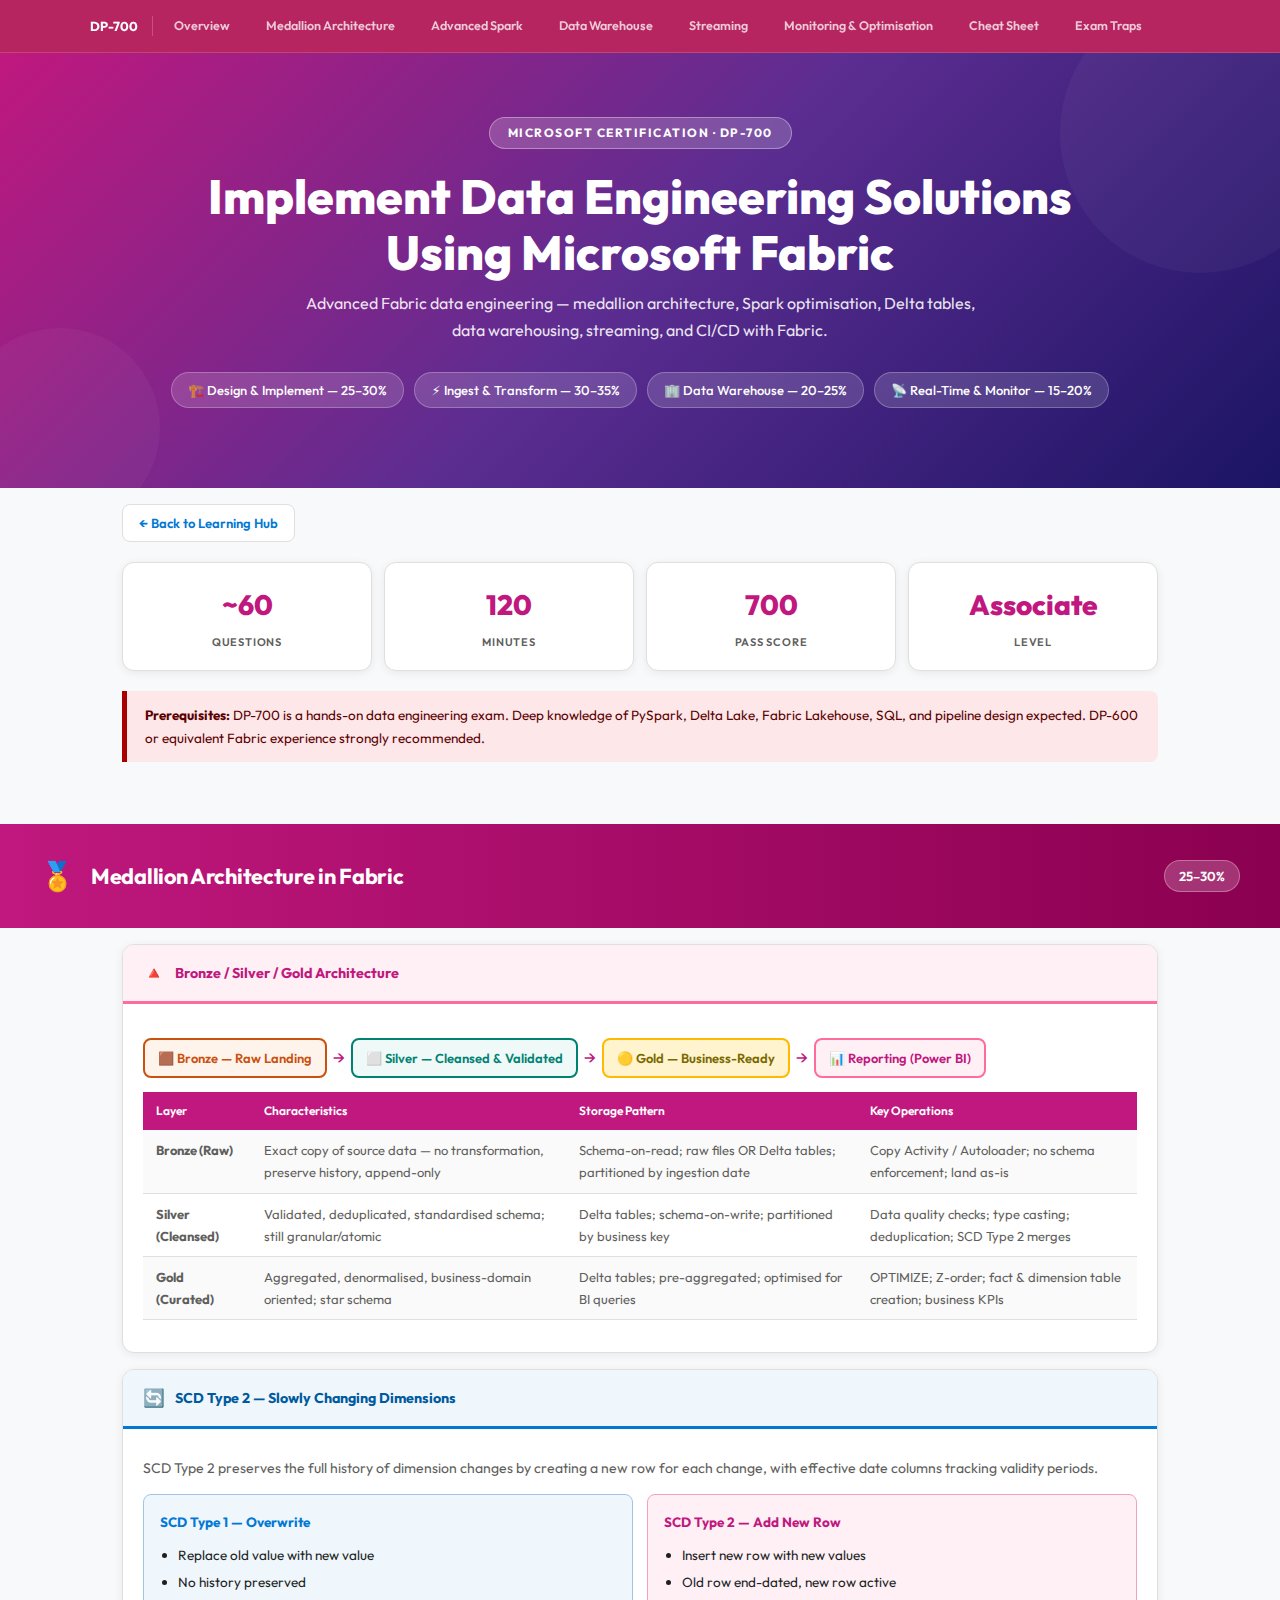
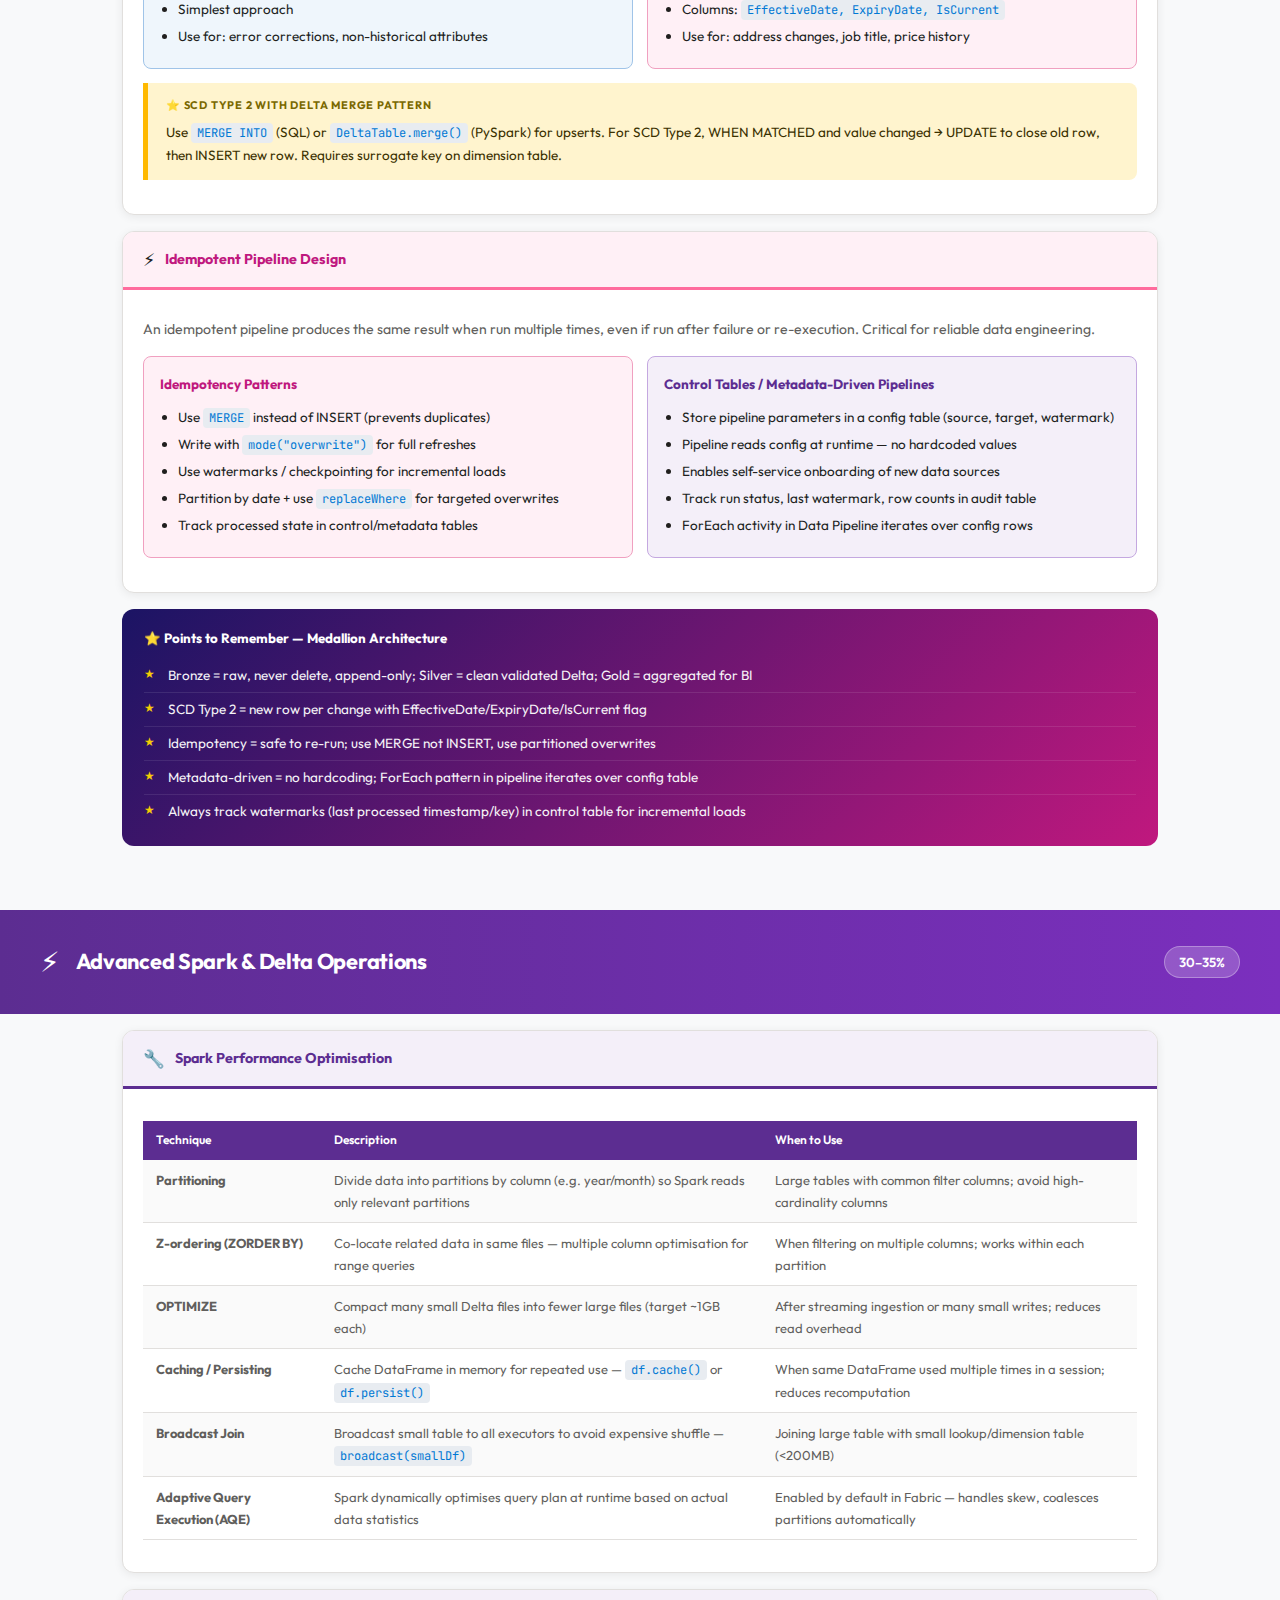
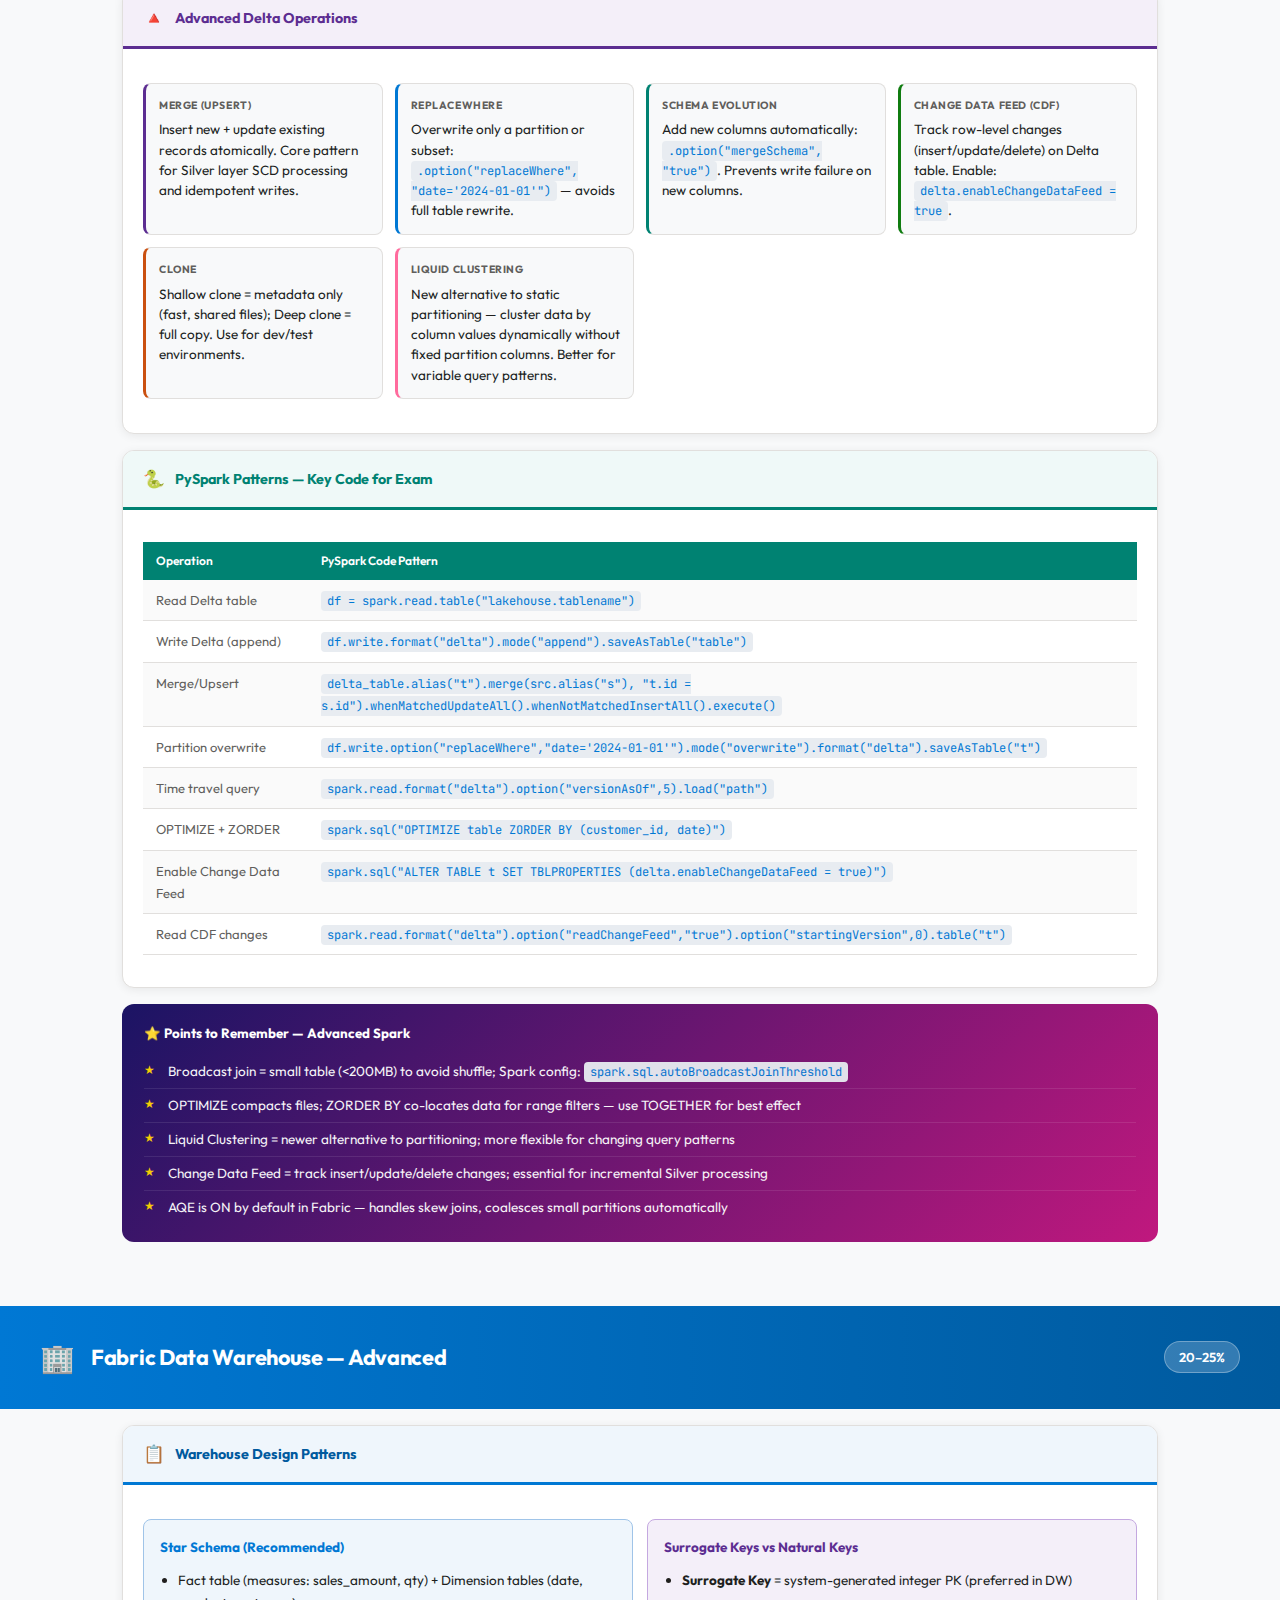
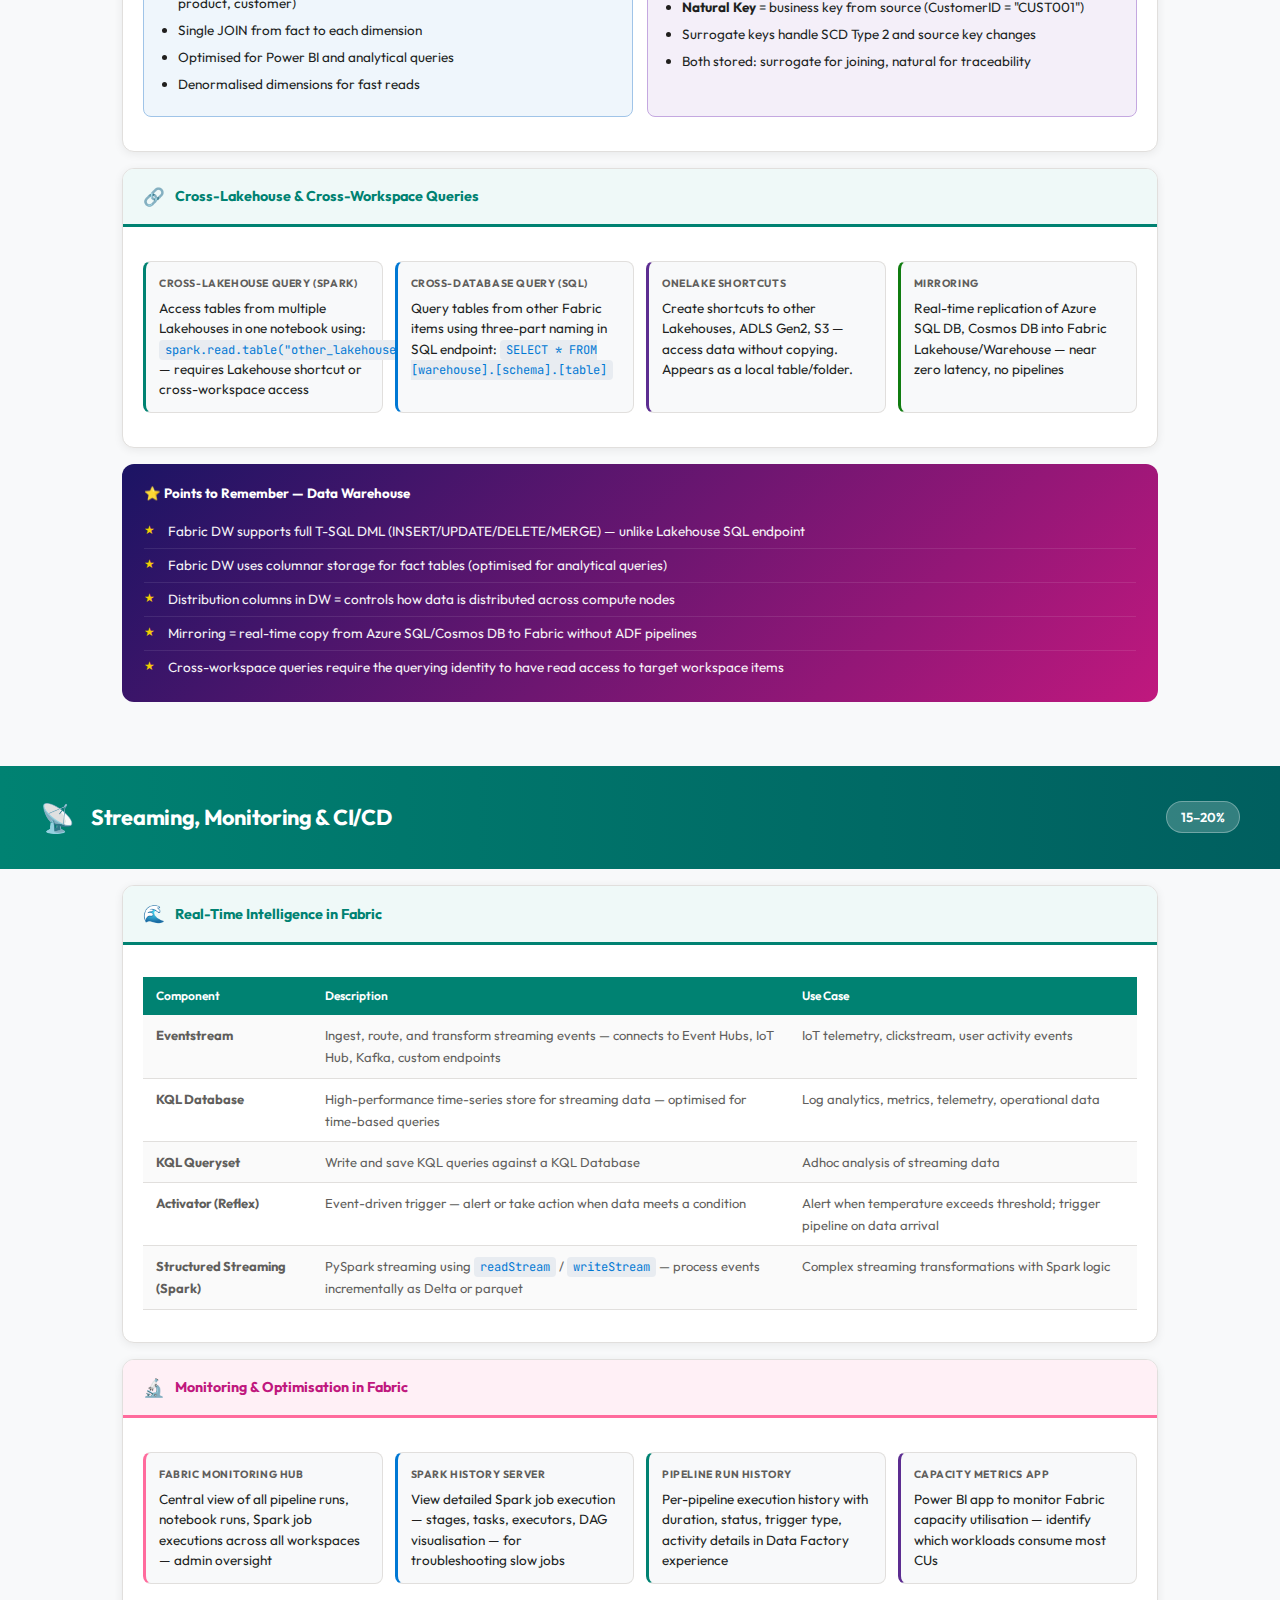
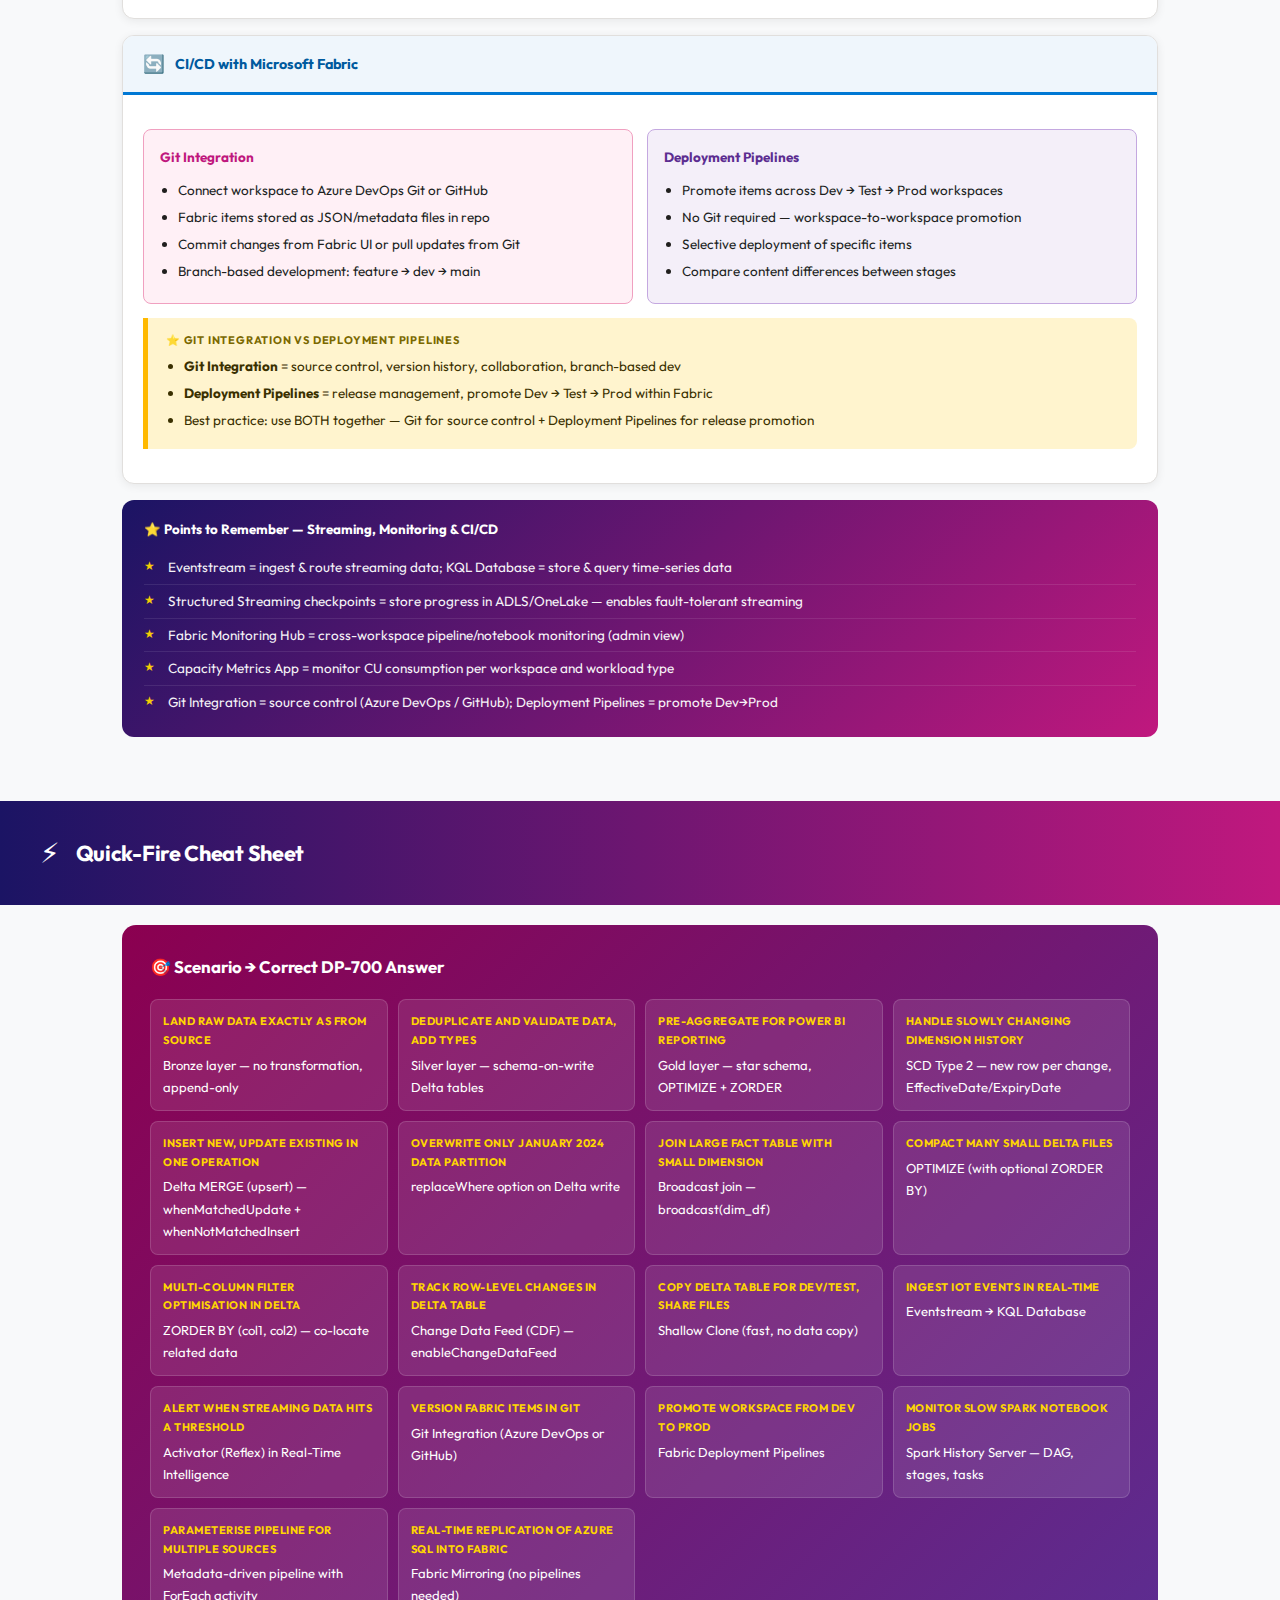
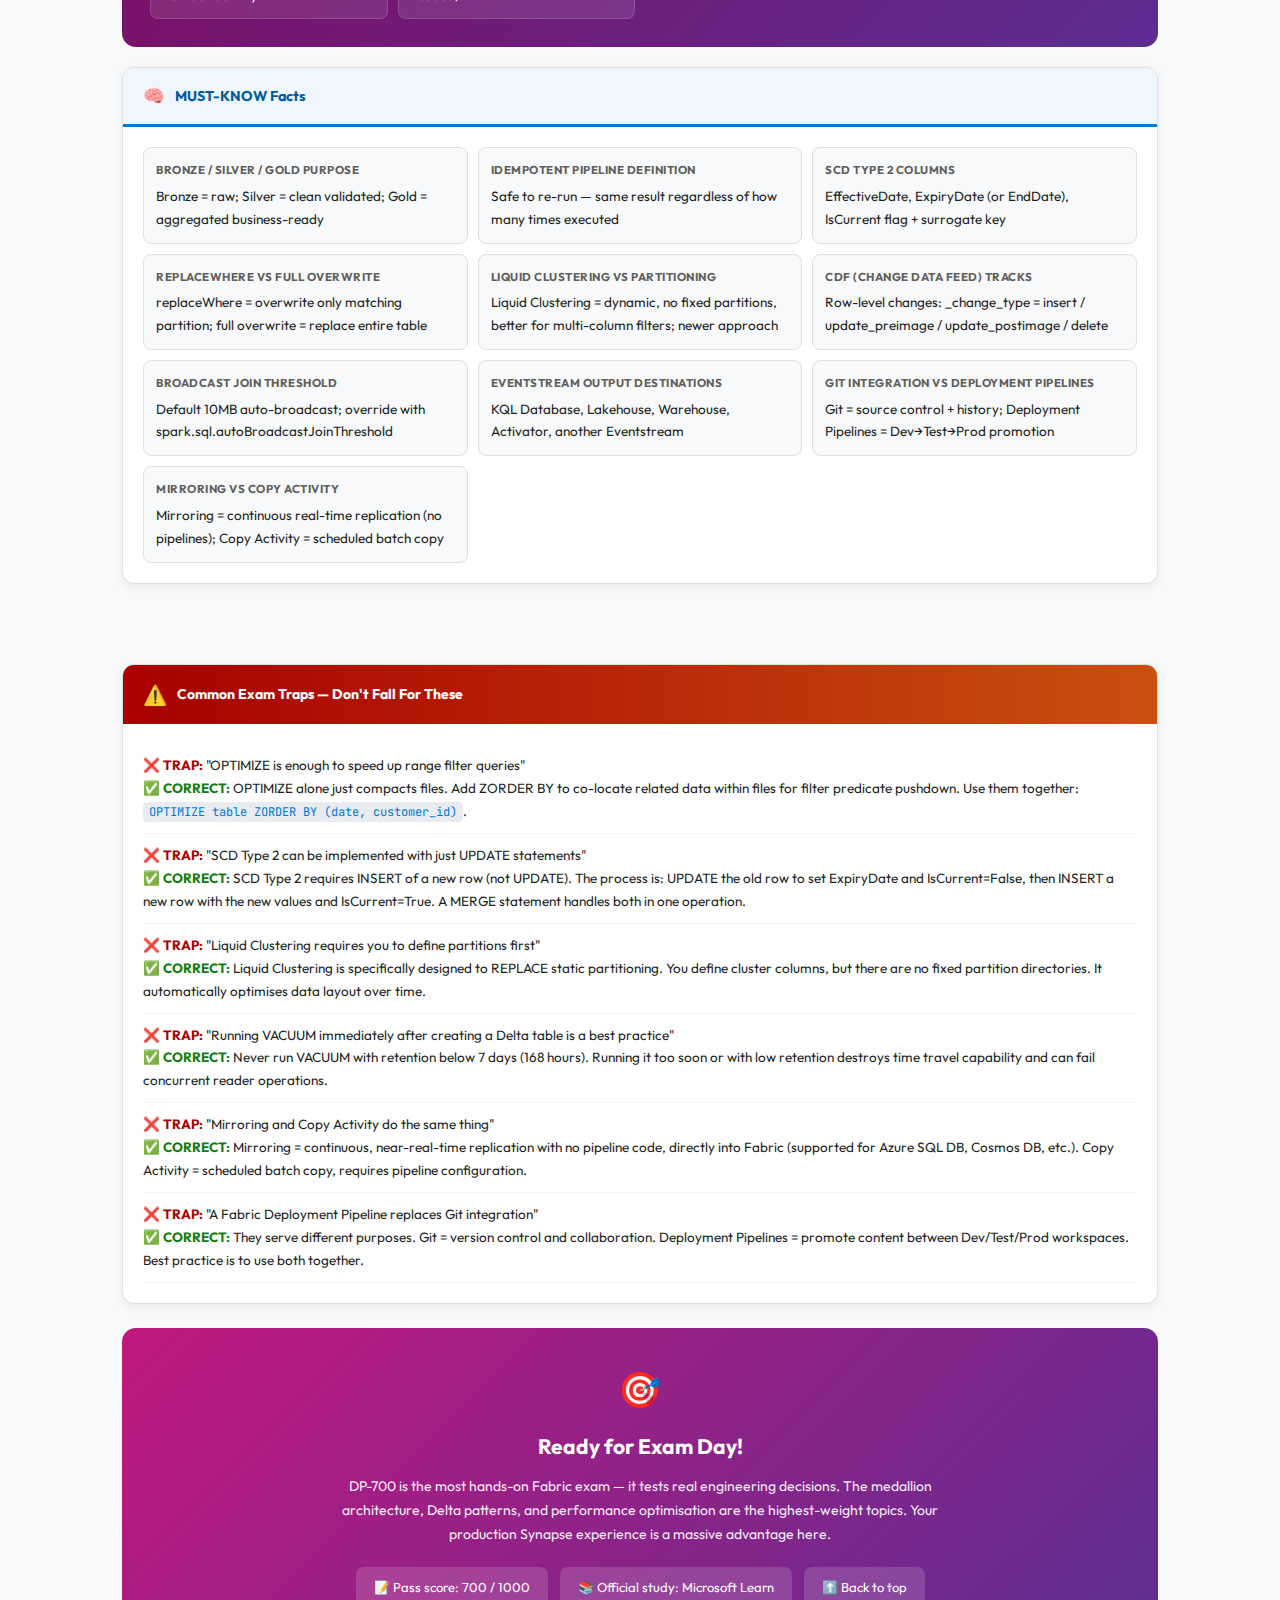
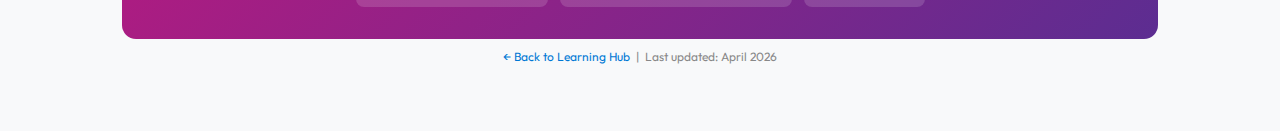
<file: notes/dp-700/index.html>
<!DOCTYPE html>
<html lang="en">
<head>
<meta charset="UTF-8">
<meta name="viewport" content="width=device-width, initial-scale=1.0">
<title>DP-700 Complete Exam Guide — Implement Data Engineering Solutions Using Microsoft Fabric</title>
<style>
  @import url('https://fonts.googleapis.com/css2?family=Outfit:wght@300;400;500;600;700;800&family=JetBrains+Mono:wght@400;500&display=swap');
  :root {
    --ms-blue:#0078D4; --ms-dark:#005A9E; --ms-light:#EFF6FC; --ms-purple:#5C2D91;
    --ms-purple-light:#F4EFF9; --ms-teal:#008272; --ms-teal-light:#EFF9F8;
    --ms-red:#A80000; --ms-orange:#CA5010; --ms-green:#107C10; --ms-green-light:#DFF6DD;
    --dp7:#FF6B9D; --dp7-light:#FFF0F6;
    --exam-yellow:#FFF4CE; --exam-border:#FFB900; --warn-bg:#FDE7E9; --warn-border:#A80000;
    --bg:#F8F9FA; --card:#FFFFFF; --text:#201F1E; --sub:#605E5C; --border:#E1DFDD;
    --shadow:0 2px 10px rgba(0,0,0,0.07); --radius:12px; --radius-sm:8px;
  }
  *{box-sizing:border-box;margin:0;padding:0;}
  html{scroll-behavior:smooth;}
  body{font-family:'Outfit','Segoe UI',system-ui,sans-serif;background:var(--bg);color:var(--text);line-height:1.7;font-size:14px;-webkit-font-smoothing:antialiased;}
  a{color:var(--ms-blue);text-decoration:none;}
  code{font-family:'JetBrains Mono',monospace;background:#E8ECF1;padding:2px 6px;border-radius:4px;font-size:12px;color:var(--ms-blue);}
  .sticky-nav{position:sticky;top:0;background:rgba(180,30,90,0.97);backdrop-filter:blur(8px);z-index:100;padding:0 32px;border-bottom:1px solid rgba(255,255,255,0.15);}
  .sticky-nav-inner{max-width:1100px;margin:0 auto;display:flex;align-items:center;height:52px;gap:6px;overflow-x:auto;scrollbar-width:none;}
  .sticky-nav-inner::-webkit-scrollbar{display:none;}
  .nav-tag{white-space:nowrap;padding:5px 14px;border-radius:50px;font-size:12.5px;font-weight:600;color:rgba(255,255,255,0.75);transition:all 0.2s;border:1px solid transparent;cursor:pointer;}
  .nav-tag:hover{color:white;border-color:rgba(255,255,255,0.3);background:rgba(255,255,255,0.1);}
  .nav-logo{font-weight:700;color:white;font-size:13px;margin-right:8px;white-space:nowrap;flex-shrink:0;}
  .nav-sep{width:1px;height:20px;background:rgba(255,255,255,0.2);flex-shrink:0;}
  .cover{background:linear-gradient(135deg,#C0187E 0%,#5C2D91 50%,#1B1464 100%);color:white;padding:64px 40px 56px;text-align:center;position:relative;overflow:hidden;}
  .cover::before{content:'';position:absolute;top:-60px;right:-60px;width:280px;height:280px;border-radius:50%;background:rgba(255,255,255,0.04);}
  .cover::after{content:'';position:absolute;bottom:-40px;left:-40px;width:200px;height:200px;border-radius:50%;background:rgba(255,255,255,0.04);}
  .cover .pill-top{display:inline-block;background:rgba(255,255,255,0.18);border:1px solid rgba(255,255,255,0.35);border-radius:50px;padding:5px 18px;font-size:12px;font-weight:700;letter-spacing:1.5px;text-transform:uppercase;margin-bottom:20px;}
  .cover h1{font-size:clamp(2rem,5vw,3rem);font-weight:800;line-height:1.15;margin-bottom:10px;}
  .cover .subtitle{font-size:16px;opacity:0.88;margin-bottom:28px;max-width:680px;margin-left:auto;margin-right:auto;}
  .cover .pills{display:flex;justify-content:center;gap:10px;flex-wrap:wrap;margin-bottom:24px;}
  .cover .pill{background:rgba(255,255,255,0.15);border:1px solid rgba(255,255,255,0.25);border-radius:50px;padding:6px 16px;font-size:13px;font-weight:500;}
  .wrap{max-width:1100px;margin:0 auto;padding:0 32px 40px;}
  .domain-header{padding:28px 40px;color:white;display:flex;align-items:center;gap:16px;margin-top:8px;}
  .domain-header .dh-icon{font-size:2em;flex-shrink:0;}
  .domain-header h2{font-size:1.55em;font-weight:700;letter-spacing:-0.3px;}
  .domain-header .dh-badge{margin-left:auto;background:rgba(255,255,255,0.2);border:1px solid rgba(255,255,255,0.3);border-radius:50px;padding:4px 14px;font-size:13px;font-weight:600;white-space:nowrap;}
  .dh-pink{background:linear-gradient(90deg,#C0187E,#8B0050);}
  .dh-purple{background:linear-gradient(90deg,#5C2D91,#7B2FBE);}
  .dh-blue{background:linear-gradient(90deg,#0078D4,#005A9E);}
  .dh-dark{background:linear-gradient(90deg,#1B1464,#C0187E);}
  .dh-teal{background:linear-gradient(90deg,#008272,#005F5F);}
  .card{background:var(--card);border-radius:var(--radius);border:1px solid var(--border);box-shadow:var(--shadow);margin:16px 0;overflow:hidden;}
  .card-head{background:var(--ms-light);border-bottom:3px solid var(--ms-blue);padding:13px 20px;display:flex;align-items:center;gap:10px;}
  .card-head.purple{background:var(--ms-purple-light);border-bottom-color:var(--ms-purple);}
  .card-head.teal{background:var(--ms-teal-light);border-bottom-color:var(--ms-teal);}
  .card-head.pink{background:var(--dp7-light);border-bottom-color:var(--dp7);}
  .card-head.green{background:var(--ms-green-light);border-bottom-color:var(--ms-green);}
  .card-head h4{font-size:1.02em;font-weight:700;color:var(--ms-dark);}
  .card-head.purple h4{color:var(--ms-purple);} .card-head.teal h4{color:var(--ms-teal);}
  .card-head.pink h4{color:#C0187E;} .card-head.green h4{color:var(--ms-green);}
  .card-head .ch-icon{font-size:1.25em;}
  .card-body{padding:20px;}
  p.body-text{font-size:14px;margin:8px 0 12px;color:var(--sub);line-height:1.7;}
  table{width:100%;border-collapse:collapse;font-size:13px;margin:12px 0;}
  table th{background:var(--ms-blue);color:white;padding:9px 13px;text-align:left;font-size:12px;font-weight:600;}
  table.purple th{background:var(--ms-purple);} table.teal th{background:var(--ms-teal);}
  table.pink th{background:#C0187E;} table.green th{background:var(--ms-green);}
  table td{padding:9px 13px;border-bottom:1px solid var(--border);vertical-align:top;color:var(--sub);}
  table tr:nth-child(even) td{background:#FAFAFA;}
  .info-grid{display:grid;grid-template-columns:repeat(auto-fit,minmax(210px,1fr));gap:12px;margin:14px 0;}
  .info-box{background:var(--bg);border:1px solid var(--border);border-radius:var(--radius-sm);padding:13px;}
  .info-box .lbl{font-size:10.5px;font-weight:700;text-transform:uppercase;letter-spacing:0.6px;color:var(--sub);margin-bottom:5px;}
  .info-box .val{font-size:13.5px;color:var(--text);line-height:1.5;}
  .info-box.accent-blue{border-left:3px solid var(--ms-blue);} .info-box.accent-purple{border-left:3px solid var(--ms-purple);}
  .info-box.accent-teal{border-left:3px solid var(--ms-teal);} .info-box.accent-green{border-left:3px solid var(--ms-green);}
  .info-box.accent-orange{border-left:3px solid var(--ms-orange);} .info-box.accent-pink{border-left:3px solid var(--dp7);}
  .info-box.accent-red{border-left:3px solid var(--ms-red);}
  .exam-stats{display:grid;grid-template-columns:repeat(4,1fr);gap:12px;margin:20px 0;}
  .stat-box{background:var(--card);border:1px solid var(--border);border-radius:var(--radius);padding:18px;text-align:center;box-shadow:var(--shadow);}
  .stat-box .num{font-size:2em;font-weight:800;color:#C0187E;}
  .stat-box .label{font-size:11px;font-weight:600;color:var(--sub);text-transform:uppercase;letter-spacing:0.8px;margin-top:4px;}
  .exam-tip{background:var(--exam-yellow);border-left:5px solid var(--exam-border);border-radius:0 var(--radius-sm) var(--radius-sm) 0;padding:13px 18px;margin:14px 0;}
  .exam-tip .tip-label{font-size:11px;font-weight:700;text-transform:uppercase;letter-spacing:0.8px;color:#7A6800;margin-bottom:6px;}
  .exam-tip ul,.exam-tip p{font-size:13.5px;color:#3A3000;}
  .exam-tip ul{padding-left:18px;} .exam-tip li{margin:4px 0;}
  .warn-box{background:var(--warn-bg);border-left:5px solid var(--warn-border);border-radius:0 var(--radius-sm) var(--radius-sm) 0;padding:13px 18px;margin:14px 0;}
  .warn-box p,.warn-box ul{font-size:13.5px;color:#5A0000;}
  .warn-box ul{padding-left:18px;} .warn-box li{margin:4px 0;}
  .ptr{background:linear-gradient(135deg,#1B1464 0%,#C0187E 100%);color:white;border-radius:var(--radius);padding:18px 22px;margin:16px 0;}
  .ptr h4{font-size:0.95em;font-weight:700;margin-bottom:10px;}
  .ptr ul{list-style:none;padding:0;}
  .ptr ul li{padding:5px 0 5px 24px;font-size:13.5px;position:relative;opacity:0.95;border-bottom:1px solid rgba(255,255,255,0.1);}
  .ptr ul li:last-child{border-bottom:none;}
  .ptr ul li::before{content:"★";position:absolute;left:0;color:#FFD700;font-size:12px;}
  .compare-grid{display:grid;grid-template-columns:1fr 1fr;gap:14px;margin:14px 0;}
  .compare-box{border-radius:var(--radius-sm);padding:16px;border:1px solid var(--border);}
  .compare-box.blue{background:var(--ms-light);border-color:#A0C4E8;} .compare-box.purple{background:var(--ms-purple-light);border-color:#C4A8E0;}
  .compare-box.teal{background:var(--ms-teal-light);border-color:#80C8C0;} .compare-box.pink{background:var(--dp7-light);border-color:#F0A0C0;}
  .compare-box.green{background:var(--ms-green-light);border-color:#80C880;}
  .compare-box h4{font-size:13.5px;font-weight:700;margin-bottom:10px;}
  .compare-box.blue h4{color:var(--ms-blue);} .compare-box.purple h4{color:var(--ms-purple);}
  .compare-box.teal h4{color:var(--ms-teal);} .compare-box.pink h4{color:#C0187E;}
  .compare-box.green h4{color:var(--ms-green);}
  .compare-box ul{padding-left:18px;font-size:13px;} .compare-box ul li{margin:4px 0;}
  .flow{display:flex;align-items:center;flex-wrap:wrap;gap:6px;margin:14px 0;}
  .flow-step{background:var(--dp7-light);border:2px solid var(--dp7);border-radius:var(--radius-sm);padding:7px 13px;font-size:13px;font-weight:600;color:#C0187E;}
  .flow-arrow{font-size:18px;color:#C0187E;}
  .cheat-bg{background:linear-gradient(135deg,#8B0050 0%,#5C2D91 100%);color:white;border-radius:14px;padding:28px;margin:20px 0;}
  .cheat-bg h3{font-size:1.2em;margin-bottom:18px;}
  .cs-grid{display:grid;grid-template-columns:repeat(auto-fit,minmax(220px,1fr));gap:10px;}
  .cs-item{background:rgba(255,255,255,0.1);border:1px solid rgba(255,255,255,0.15);border-radius:var(--radius-sm);padding:12px;font-size:13px;}
  .cs-item strong{display:block;margin-bottom:4px;color:#FFD700;font-size:11px;text-transform:uppercase;letter-spacing:0.5px;}
  .traps-card{background:white;border-radius:var(--radius);border:1px solid var(--border);overflow:hidden;margin:16px 0;box-shadow:var(--shadow);}
  .traps-card .traps-head{background:linear-gradient(90deg,#A80000,#CA5010);padding:13px 20px;display:flex;align-items:center;gap:10px;color:white;}
  .traps-card .traps-head h4{font-size:1em;font-weight:700;}
  .traps-card .traps-body{padding:20px;}
  .trap{padding:10px 0;border-bottom:1px solid #F3F3F3;font-size:13.5px;}
  .false{color:#A80000;font-weight:700;} .correct{color:#107C10;font-weight:700;}
  ul.std{padding-left:18px;font-size:13.5px;} ul.std li{margin:4px 0;}
  .back-btn{display:inline-flex;align-items:center;gap:6px;padding:7px 16px;background:white;border:1px solid var(--border);border-radius:var(--radius-sm);font-size:13px;font-weight:600;color:var(--ms-blue);text-decoration:none;margin:16px 0 0;transition:all 0.2s;}
  .back-btn:hover{background:var(--ms-light);}
  .must-know-grid{display:grid;grid-template-columns:repeat(auto-fit,minmax(260px,1fr));gap:10px;}
  .must-know-item{background:var(--bg);border:1px solid var(--border);border-radius:var(--radius-sm);padding:12px;}
  .mk-q{font-size:11.5px;font-weight:700;color:var(--sub);text-transform:uppercase;letter-spacing:0.5px;margin-bottom:5px;}
  .mk-a{font-size:13.5px;color:var(--text);}
  @media(max-width:700px){.compare-grid{grid-template-columns:1fr;}.exam-stats{grid-template-columns:repeat(2,1fr);}}
</style>
</head>
<body>

<div class="sticky-nav">
  <div class="sticky-nav-inner">
    <span class="nav-logo">DP-700</span>
    <div class="nav-sep"></div>
    <a href="#overview" class="nav-tag">Overview</a>
    <a href="#medallion" class="nav-tag">Medallion Architecture</a>
    <a href="#spark-adv" class="nav-tag">Advanced Spark</a>
    <a href="#warehouse" class="nav-tag">Data Warehouse</a>
    <a href="#streaming" class="nav-tag">Streaming</a>
    <a href="#monitoring" class="nav-tag">Monitoring &amp; Optimisation</a>
    <a href="#cheatsheet" class="nav-tag">Cheat Sheet</a>
    <a href="#traps" class="nav-tag">Exam Traps</a>
  </div>
</div>

<div class="cover" id="overview">
  <div class="pill-top">Microsoft Certification · DP-700</div>
  <h1>Implement Data Engineering Solutions<br>Using Microsoft Fabric</h1>
  <p class="subtitle">Advanced Fabric data engineering — medallion architecture, Spark optimisation, Delta tables, data warehousing, streaming, and CI/CD with Fabric.</p>
  <div class="pills">
    <span class="pill">🏗️ Design &amp; Implement — 25–30%</span>
    <span class="pill">⚡ Ingest &amp; Transform — 30–35%</span>
    <span class="pill">🏢 Data Warehouse — 20–25%</span>
    <span class="pill">📡 Real-Time &amp; Monitor — 15–20%</span>
  </div>
</div>

<div class="wrap">
  <a href="../index.html" class="back-btn">← Back to Learning Hub</a>
  <div class="exam-stats">
    <div class="stat-box"><div class="num">~60</div><div class="label">Questions</div></div>
    <div class="stat-box"><div class="num">120</div><div class="label">Minutes</div></div>
    <div class="stat-box"><div class="num">700</div><div class="label">Pass Score</div></div>
    <div class="stat-box"><div class="num">Associate</div><div class="label">Level</div></div>
  </div>
  <div class="warn-box"><p><strong>Prerequisites:</strong> DP-700 is a hands-on data engineering exam. Deep knowledge of PySpark, Delta Lake, Fabric Lakehouse, SQL, and pipeline design expected. DP-600 or equivalent Fabric experience strongly recommended.</p></div>
</div>

<!-- MEDALLION ARCHITECTURE -->
<div id="medallion" class="domain-header dh-pink">
  <div class="dh-icon">🏅</div>
  <h2>Medallion Architecture in Fabric</h2>
  <span class="dh-badge">25–30%</span>
</div>
<div class="wrap">
  <div class="card">
    <div class="card-head pink"><div class="ch-icon">🔺</div><h4>Bronze / Silver / Gold Architecture</h4></div>
    <div class="card-body">
      <div class="flow">
        <div class="flow-step" style="background:#FFF4EC;border-color:#CA5010;color:#CA5010;">🟫 Bronze — Raw Landing</div>
        <div class="flow-arrow">→</div>
        <div class="flow-step" style="background:#EFF9F8;border-color:#008272;color:#008272;">⬜ Silver — Cleansed &amp; Validated</div>
        <div class="flow-arrow">→</div>
        <div class="flow-step" style="background:#FFF4CE;border-color:#FFB900;color:#7A6800;">🟡 Gold — Business-Ready</div>
        <div class="flow-arrow">→</div>
        <div class="flow-step">📊 Reporting (Power BI)</div>
      </div>
      <table class="pink" style="margin-top:14px;">
        <tr><th>Layer</th><th>Characteristics</th><th>Storage Pattern</th><th>Key Operations</th></tr>
        <tr><td><strong>Bronze (Raw)</strong></td><td>Exact copy of source data — no transformation, preserve history, append-only</td><td>Schema-on-read; raw files OR Delta tables; partitioned by ingestion date</td><td>Copy Activity / Autoloader; no schema enforcement; land as-is</td></tr>
        <tr><td><strong>Silver (Cleansed)</strong></td><td>Validated, deduplicated, standardised schema; still granular/atomic</td><td>Delta tables; schema-on-write; partitioned by business key</td><td>Data quality checks; type casting; deduplication; SCD Type 2 merges</td></tr>
        <tr><td><strong>Gold (Curated)</strong></td><td>Aggregated, denormalised, business-domain oriented; star schema</td><td>Delta tables; pre-aggregated; optimised for BI queries</td><td>OPTIMIZE; Z-order; fact &amp; dimension table creation; business KPIs</td></tr>
      </table>
    </div>
  </div>

  <div class="card">
    <div class="card-head"><div class="ch-icon">🔄</div><h4>SCD Type 2 — Slowly Changing Dimensions</h4></div>
    <div class="card-body">
      <p class="body-text">SCD Type 2 preserves the full history of dimension changes by creating a new row for each change, with effective date columns tracking validity periods.</p>
      <div class="compare-grid">
        <div class="compare-box blue">
          <h4>SCD Type 1 — Overwrite</h4>
          <ul class="std"><li>Replace old value with new value</li><li>No history preserved</li><li>Simplest approach</li><li>Use for: error corrections, non-historical attributes</li></ul>
        </div>
        <div class="compare-box pink">
          <h4>SCD Type 2 — Add New Row</h4>
          <ul class="std"><li>Insert new row with new values</li><li>Old row end-dated, new row active</li><li>Columns: <code>EffectiveDate, ExpiryDate, IsCurrent</code></li><li>Use for: address changes, job title, price history</li></ul>
        </div>
      </div>
      <div class="exam-tip">
        <div class="tip-label">⭐ SCD Type 2 with Delta Merge Pattern</div>
        <p>Use <code>MERGE INTO</code> (SQL) or <code>DeltaTable.merge()</code> (PySpark) for upserts. For SCD Type 2, WHEN MATCHED and value changed → UPDATE to close old row, then INSERT new row. Requires surrogate key on dimension table.</p>
      </div>
    </div>
  </div>

  <div class="card">
    <div class="card-head pink"><div class="ch-icon">⚡</div><h4>Idempotent Pipeline Design</h4></div>
    <div class="card-body">
      <p class="body-text">An idempotent pipeline produces the same result when run multiple times, even if run after failure or re-execution. Critical for reliable data engineering.</p>
      <div class="compare-grid">
        <div class="compare-box pink">
          <h4>Idempotency Patterns</h4>
          <ul class="std">
            <li>Use <code>MERGE</code> instead of INSERT (prevents duplicates)</li>
            <li>Write with <code>mode("overwrite")</code> for full refreshes</li>
            <li>Use watermarks / checkpointing for incremental loads</li>
            <li>Partition by date + use <code>replaceWhere</code> for targeted overwrites</li>
            <li>Track processed state in control/metadata tables</li>
          </ul>
        </div>
        <div class="compare-box purple">
          <h4>Control Tables / Metadata-Driven Pipelines</h4>
          <ul class="std">
            <li>Store pipeline parameters in a config table (source, target, watermark)</li>
            <li>Pipeline reads config at runtime — no hardcoded values</li>
            <li>Enables self-service onboarding of new data sources</li>
            <li>Track run status, last watermark, row counts in audit table</li>
            <li>ForEach activity in Data Pipeline iterates over config rows</li>
          </ul>
        </div>
      </div>
    </div>
  </div>

  <div class="ptr">
    <h4>⭐ Points to Remember — Medallion Architecture</h4>
    <ul>
      <li>Bronze = raw, never delete, append-only; Silver = clean validated Delta; Gold = aggregated for BI</li>
      <li>SCD Type 2 = new row per change with EffectiveDate/ExpiryDate/IsCurrent flag</li>
      <li>Idempotency = safe to re-run; use MERGE not INSERT, use partitioned overwrites</li>
      <li>Metadata-driven = no hardcoding; ForEach pattern in pipeline iterates over config table</li>
      <li>Always track watermarks (last processed timestamp/key) in control table for incremental loads</li>
    </ul>
  </div>
</div>

<!-- ADVANCED SPARK -->
<div id="spark-adv" class="domain-header dh-purple">
  <div class="dh-icon">⚡</div>
  <h2>Advanced Spark &amp; Delta Operations</h2>
  <span class="dh-badge">30–35%</span>
</div>
<div class="wrap">
  <div class="card">
    <div class="card-head purple"><div class="ch-icon">🔧</div><h4>Spark Performance Optimisation</h4></div>
    <div class="card-body">
      <table class="purple">
        <tr><th>Technique</th><th>Description</th><th>When to Use</th></tr>
        <tr><td><strong>Partitioning</strong></td><td>Divide data into partitions by column (e.g. year/month) so Spark reads only relevant partitions</td><td>Large tables with common filter columns; avoid high-cardinality columns</td></tr>
        <tr><td><strong>Z-ordering (ZORDER BY)</strong></td><td>Co-locate related data in same files — multiple column optimisation for range queries</td><td>When filtering on multiple columns; works within each partition</td></tr>
        <tr><td><strong>OPTIMIZE</strong></td><td>Compact many small Delta files into fewer large files (target ~1GB each)</td><td>After streaming ingestion or many small writes; reduces read overhead</td></tr>
        <tr><td><strong>Caching / Persisting</strong></td><td>Cache DataFrame in memory for repeated use — <code>df.cache()</code> or <code>df.persist()</code></td><td>When same DataFrame used multiple times in a session; reduces recomputation</td></tr>
        <tr><td><strong>Broadcast Join</strong></td><td>Broadcast small table to all executors to avoid expensive shuffle — <code>broadcast(smallDf)</code></td><td>Joining large table with small lookup/dimension table (&lt;200MB)</td></tr>
        <tr><td><strong>Adaptive Query Execution (AQE)</strong></td><td>Spark dynamically optimises query plan at runtime based on actual data statistics</td><td>Enabled by default in Fabric — handles skew, coalesces partitions automatically</td></tr>
      </table>
    </div>
  </div>

  <div class="card">
    <div class="card-head purple"><div class="ch-icon">🔺</div><h4>Advanced Delta Operations</h4></div>
    <div class="card-body">
      <div class="info-grid">
        <div class="info-box accent-purple"><div class="lbl">MERGE (Upsert)</div><div class="val">Insert new + update existing records atomically. Core pattern for Silver layer SCD processing and idempotent writes.</div></div>
        <div class="info-box accent-blue"><div class="lbl">replaceWhere</div><div class="val">Overwrite only a partition or subset: <code>.option("replaceWhere", "date='2024-01-01'")</code> — avoids full table rewrite.</div></div>
        <div class="info-box accent-teal"><div class="lbl">Schema Evolution</div><div class="val">Add new columns automatically: <code>.option("mergeSchema", "true")</code>. Prevents write failure on new columns.</div></div>
        <div class="info-box accent-green"><div class="lbl">Change Data Feed (CDF)</div><div class="val">Track row-level changes (insert/update/delete) on Delta table. Enable: <code>delta.enableChangeDataFeed = true</code>.</div></div>
        <div class="info-box accent-orange"><div class="lbl">Clone</div><div class="val">Shallow clone = metadata only (fast, shared files); Deep clone = full copy. Use for dev/test environments.</div></div>
        <div class="info-box accent-pink"><div class="lbl">Liquid Clustering</div><div class="val">New alternative to static partitioning — cluster data by column values dynamically without fixed partition columns. Better for variable query patterns.</div></div>
      </div>
    </div>
  </div>

  <div class="card">
    <div class="card-head teal"><div class="ch-icon">🐍</div><h4>PySpark Patterns — Key Code for Exam</h4></div>
    <div class="card-body">
      <table class="teal">
        <tr><th>Operation</th><th>PySpark Code Pattern</th></tr>
        <tr><td>Read Delta table</td><td><code>df = spark.read.table("lakehouse.tablename")</code></td></tr>
        <tr><td>Write Delta (append)</td><td><code>df.write.format("delta").mode("append").saveAsTable("table")</code></td></tr>
        <tr><td>Merge/Upsert</td><td><code>delta_table.alias("t").merge(src.alias("s"), "t.id = s.id").whenMatchedUpdateAll().whenNotMatchedInsertAll().execute()</code></td></tr>
        <tr><td>Partition overwrite</td><td><code>df.write.option("replaceWhere","date='2024-01-01'").mode("overwrite").format("delta").saveAsTable("t")</code></td></tr>
        <tr><td>Time travel query</td><td><code>spark.read.format("delta").option("versionAsOf",5).load("path")</code></td></tr>
        <tr><td>OPTIMIZE + ZORDER</td><td><code>spark.sql("OPTIMIZE table ZORDER BY (customer_id, date)")</code></td></tr>
        <tr><td>Enable Change Data Feed</td><td><code>spark.sql("ALTER TABLE t SET TBLPROPERTIES (delta.enableChangeDataFeed = true)")</code></td></tr>
        <tr><td>Read CDF changes</td><td><code>spark.read.format("delta").option("readChangeFeed","true").option("startingVersion",0).table("t")</code></td></tr>
      </table>
    </div>
  </div>

  <div class="ptr">
    <h4>⭐ Points to Remember — Advanced Spark</h4>
    <ul>
      <li>Broadcast join = small table (&lt;200MB) to avoid shuffle; Spark config: <code>spark.sql.autoBroadcastJoinThreshold</code></li>
      <li>OPTIMIZE compacts files; ZORDER BY co-locates data for range filters — use TOGETHER for best effect</li>
      <li>Liquid Clustering = newer alternative to partitioning; more flexible for changing query patterns</li>
      <li>Change Data Feed = track insert/update/delete changes; essential for incremental Silver processing</li>
      <li>AQE is ON by default in Fabric — handles skew joins, coalesces small partitions automatically</li>
    </ul>
  </div>
</div>

<!-- DATA WAREHOUSE -->
<div id="warehouse" class="domain-header dh-blue">
  <div class="dh-icon">🏢</div>
  <h2>Fabric Data Warehouse — Advanced</h2>
  <span class="dh-badge">20–25%</span>
</div>
<div class="wrap">
  <div class="card">
    <div class="card-head"><div class="ch-icon">📋</div><h4>Warehouse Design Patterns</h4></div>
    <div class="card-body">
      <div class="compare-grid">
        <div class="compare-box blue">
          <h4>Star Schema (Recommended)</h4>
          <ul class="std"><li>Fact table (measures: sales_amount, qty) + Dimension tables (date, product, customer)</li><li>Single JOIN from fact to each dimension</li><li>Optimised for Power BI and analytical queries</li><li>Denormalised dimensions for fast reads</li></ul>
        </div>
        <div class="compare-box purple">
          <h4>Surrogate Keys vs Natural Keys</h4>
          <ul class="std"><li><strong>Surrogate Key</strong> = system-generated integer PK (preferred in DW)</li><li><strong>Natural Key</strong> = business key from source (CustomerID = "CUST001")</li><li>Surrogate keys handle SCD Type 2 and source key changes</li><li>Both stored: surrogate for joining, natural for traceability</li></ul>
        </div>
      </div>
    </div>
  </div>

  <div class="card">
    <div class="card-head teal"><div class="ch-icon">🔗</div><h4>Cross-Lakehouse &amp; Cross-Workspace Queries</h4></div>
    <div class="card-body">
      <div class="info-grid">
        <div class="info-box accent-teal"><div class="lbl">Cross-Lakehouse Query (Spark)</div><div class="val">Access tables from multiple Lakehouses in one notebook using: <code>spark.read.table("other_lakehouse.tablename")</code> — requires Lakehouse shortcut or cross-workspace access</div></div>
        <div class="info-box accent-blue"><div class="lbl">Cross-Database Query (SQL)</div><div class="val">Query tables from other Fabric items using three-part naming in SQL endpoint: <code>SELECT * FROM [warehouse].[schema].[table]</code></div></div>
        <div class="info-box accent-purple"><div class="lbl">OneLake Shortcuts</div><div class="val">Create shortcuts to other Lakehouses, ADLS Gen2, S3 — access data without copying. Appears as a local table/folder.</div></div>
        <div class="info-box accent-green"><div class="lbl">Mirroring</div><div class="val">Real-time replication of Azure SQL DB, Cosmos DB into Fabric Lakehouse/Warehouse — near zero latency, no pipelines</div></div>
      </div>
    </div>
  </div>

  <div class="ptr">
    <h4>⭐ Points to Remember — Data Warehouse</h4>
    <ul>
      <li>Fabric DW supports full T-SQL DML (INSERT/UPDATE/DELETE/MERGE) — unlike Lakehouse SQL endpoint</li>
      <li>Fabric DW uses columnar storage for fact tables (optimised for analytical queries)</li>
      <li>Distribution columns in DW = controls how data is distributed across compute nodes</li>
      <li>Mirroring = real-time copy from Azure SQL/Cosmos DB to Fabric without ADF pipelines</li>
      <li>Cross-workspace queries require the querying identity to have read access to target workspace items</li>
    </ul>
  </div>
</div>

<!-- STREAMING & MONITORING -->
<div id="streaming" class="domain-header dh-teal">
  <div class="dh-icon">📡</div>
  <h2>Streaming, Monitoring &amp; CI/CD</h2>
  <span class="dh-badge">15–20%</span>
</div>
<div class="wrap">
  <div class="card">
    <div class="card-head teal"><div class="ch-icon">🌊</div><h4>Real-Time Intelligence in Fabric</h4></div>
    <div class="card-body">
      <table class="teal">
        <tr><th>Component</th><th>Description</th><th>Use Case</th></tr>
        <tr><td><strong>Eventstream</strong></td><td>Ingest, route, and transform streaming events — connects to Event Hubs, IoT Hub, Kafka, custom endpoints</td><td>IoT telemetry, clickstream, user activity events</td></tr>
        <tr><td><strong>KQL Database</strong></td><td>High-performance time-series store for streaming data — optimised for time-based queries</td><td>Log analytics, metrics, telemetry, operational data</td></tr>
        <tr><td><strong>KQL Queryset</strong></td><td>Write and save KQL queries against a KQL Database</td><td>Adhoc analysis of streaming data</td></tr>
        <tr><td><strong>Activator (Reflex)</strong></td><td>Event-driven trigger — alert or take action when data meets a condition</td><td>Alert when temperature exceeds threshold; trigger pipeline on data arrival</td></tr>
        <tr><td><strong>Structured Streaming (Spark)</strong></td><td>PySpark streaming using <code>readStream</code> / <code>writeStream</code> — process events incrementally as Delta or parquet</td><td>Complex streaming transformations with Spark logic</td></tr>
      </table>
    </div>
  </div>

  <div class="card">
    <div class="card-head pink"><div class="ch-icon">🔬</div><h4>Monitoring &amp; Optimisation in Fabric</h4></div>
    <div class="card-body">
      <div class="info-grid">
        <div class="info-box accent-pink"><div class="lbl">Fabric Monitoring Hub</div><div class="val">Central view of all pipeline runs, notebook runs, Spark job executions across all workspaces — admin oversight</div></div>
        <div class="info-box accent-blue"><div class="lbl">Spark History Server</div><div class="val">View detailed Spark job execution — stages, tasks, executors, DAG visualisation — for troubleshooting slow jobs</div></div>
        <div class="info-box accent-teal"><div class="lbl">Pipeline Run History</div><div class="val">Per-pipeline execution history with duration, status, trigger type, activity details in Data Factory experience</div></div>
        <div class="info-box accent-purple"><div class="lbl">Capacity Metrics App</div><div class="val">Power BI app to monitor Fabric capacity utilisation — identify which workloads consume most CUs</div></div>
      </div>
    </div>
  </div>

  <div class="card">
    <div class="card-head"><div class="ch-icon">🔄</div><h4>CI/CD with Microsoft Fabric</h4></div>
    <div class="card-body">
      <div class="compare-grid">
        <div class="compare-box pink">
          <h4>Git Integration</h4>
          <ul class="std"><li>Connect workspace to Azure DevOps Git or GitHub</li><li>Fabric items stored as JSON/metadata files in repo</li><li>Commit changes from Fabric UI or pull updates from Git</li><li>Branch-based development: feature → dev → main</li></ul>
        </div>
        <div class="compare-box purple">
          <h4>Deployment Pipelines</h4>
          <ul class="std"><li>Promote items across Dev → Test → Prod workspaces</li><li>No Git required — workspace-to-workspace promotion</li><li>Selective deployment of specific items</li><li>Compare content differences between stages</li></ul>
        </div>
      </div>
      <div class="exam-tip">
        <div class="tip-label">⭐ Git Integration vs Deployment Pipelines</div>
        <ul>
          <li><strong>Git Integration</strong> = source control, version history, collaboration, branch-based dev</li>
          <li><strong>Deployment Pipelines</strong> = release management, promote Dev → Test → Prod within Fabric</li>
          <li>Best practice: use BOTH together — Git for source control + Deployment Pipelines for release promotion</li>
        </ul>
      </div>
    </div>
  </div>

  <div id="monitoring"></div>

  <div class="ptr">
    <h4>⭐ Points to Remember — Streaming, Monitoring &amp; CI/CD</h4>
    <ul>
      <li>Eventstream = ingest &amp; route streaming data; KQL Database = store &amp; query time-series data</li>
      <li>Structured Streaming checkpoints = store progress in ADLS/OneLake — enables fault-tolerant streaming</li>
      <li>Fabric Monitoring Hub = cross-workspace pipeline/notebook monitoring (admin view)</li>
      <li>Capacity Metrics App = monitor CU consumption per workspace and workload type</li>
      <li>Git Integration = source control (Azure DevOps / GitHub); Deployment Pipelines = promote Dev→Prod</li>
    </ul>
  </div>
</div>

<!-- CHEAT SHEET -->
<div id="cheatsheet" class="domain-header dh-dark">
  <div class="dh-icon">⚡</div>
  <h2>Quick-Fire Cheat Sheet</h2>
</div>
<div class="wrap">
  <div class="cheat-bg">
    <h3>🎯 Scenario → Correct DP-700 Answer</h3>
    <div class="cs-grid">
      <div class="cs-item"><strong>Land raw data exactly as from source</strong>Bronze layer — no transformation, append-only</div>
      <div class="cs-item"><strong>Deduplicate and validate data, add types</strong>Silver layer — schema-on-write Delta tables</div>
      <div class="cs-item"><strong>Pre-aggregate for Power BI reporting</strong>Gold layer — star schema, OPTIMIZE + ZORDER</div>
      <div class="cs-item"><strong>Handle slowly changing dimension history</strong>SCD Type 2 — new row per change, EffectiveDate/ExpiryDate</div>
      <div class="cs-item"><strong>Insert new, update existing in one operation</strong>Delta MERGE (upsert) — whenMatchedUpdate + whenNotMatchedInsert</div>
      <div class="cs-item"><strong>Overwrite only January 2024 data partition</strong>replaceWhere option on Delta write</div>
      <div class="cs-item"><strong>Join large fact table with small dimension</strong>Broadcast join — broadcast(dim_df)</div>
      <div class="cs-item"><strong>Compact many small Delta files</strong>OPTIMIZE (with optional ZORDER BY)</div>
      <div class="cs-item"><strong>Multi-column filter optimisation in Delta</strong>ZORDER BY (col1, col2) — co-locate related data</div>
      <div class="cs-item"><strong>Track row-level changes in Delta table</strong>Change Data Feed (CDF) — enableChangeDataFeed</div>
      <div class="cs-item"><strong>Copy Delta table for dev/test, share files</strong>Shallow Clone (fast, no data copy)</div>
      <div class="cs-item"><strong>Ingest IoT events in real-time</strong>Eventstream → KQL Database</div>
      <div class="cs-item"><strong>Alert when streaming data hits a threshold</strong>Activator (Reflex) in Real-Time Intelligence</div>
      <div class="cs-item"><strong>Version Fabric items in Git</strong>Git Integration (Azure DevOps or GitHub)</div>
      <div class="cs-item"><strong>Promote workspace from Dev to Prod</strong>Fabric Deployment Pipelines</div>
      <div class="cs-item"><strong>Monitor slow Spark notebook jobs</strong>Spark History Server — DAG, stages, tasks</div>
      <div class="cs-item"><strong>Parameterise pipeline for multiple sources</strong>Metadata-driven pipeline with ForEach activity</div>
      <div class="cs-item"><strong>Real-time replication of Azure SQL into Fabric</strong>Fabric Mirroring (no pipelines needed)</div>
    </div>
  </div>

  <div class="card">
    <div class="card-head"><div class="ch-icon">🧠</div><h4>MUST-KNOW Facts</h4></div>
    <div class="card-body">
      <div class="must-know-grid">
        <div class="must-know-item"><div class="mk-q">Bronze / Silver / Gold purpose</div><div class="mk-a">Bronze = raw; Silver = clean validated; Gold = aggregated business-ready</div></div>
        <div class="must-know-item"><div class="mk-q">Idempotent pipeline definition</div><div class="mk-a">Safe to re-run — same result regardless of how many times executed</div></div>
        <div class="must-know-item"><div class="mk-q">SCD Type 2 columns</div><div class="mk-a">EffectiveDate, ExpiryDate (or EndDate), IsCurrent flag + surrogate key</div></div>
        <div class="must-know-item"><div class="mk-q">replaceWhere vs full overwrite</div><div class="mk-a">replaceWhere = overwrite only matching partition; full overwrite = replace entire table</div></div>
        <div class="must-know-item"><div class="mk-q">Liquid Clustering vs Partitioning</div><div class="mk-a">Liquid Clustering = dynamic, no fixed partitions, better for multi-column filters; newer approach</div></div>
        <div class="must-know-item"><div class="mk-q">CDF (Change Data Feed) tracks</div><div class="mk-a">Row-level changes: _change_type = insert / update_preimage / update_postimage / delete</div></div>
        <div class="must-know-item"><div class="mk-q">Broadcast join threshold</div><div class="mk-a">Default 10MB auto-broadcast; override with spark.sql.autoBroadcastJoinThreshold</div></div>
        <div class="must-know-item"><div class="mk-q">Eventstream output destinations</div><div class="mk-a">KQL Database, Lakehouse, Warehouse, Activator, another Eventstream</div></div>
        <div class="must-know-item"><div class="mk-q">Git Integration vs Deployment Pipelines</div><div class="mk-a">Git = source control + history; Deployment Pipelines = Dev→Test→Prod promotion</div></div>
        <div class="must-know-item"><div class="mk-q">Mirroring vs Copy Activity</div><div class="mk-a">Mirroring = continuous real-time replication (no pipelines); Copy Activity = scheduled batch copy</div></div>
      </div>
    </div>
  </div>
</div>

<!-- EXAM TRAPS -->
<div id="traps" class="wrap" style="padding-top:8px;">
  <div class="traps-card">
    <div class="traps-head"><div style="font-size:1.4em;">⚠️</div><h4>Common Exam Traps — Don't Fall For These</h4></div>
    <div class="traps-body">
      <div class="trap"><span class="false">❌ TRAP:</span> "OPTIMIZE is enough to speed up range filter queries"<br><span class="correct">✅ CORRECT:</span> OPTIMIZE alone just compacts files. Add ZORDER BY to co-locate related data within files for filter predicate pushdown. Use them together: <code>OPTIMIZE table ZORDER BY (date, customer_id)</code>.</div>
      <div class="trap"><span class="false">❌ TRAP:</span> "SCD Type 2 can be implemented with just UPDATE statements"<br><span class="correct">✅ CORRECT:</span> SCD Type 2 requires INSERT of a new row (not UPDATE). The process is: UPDATE the old row to set ExpiryDate and IsCurrent=False, then INSERT a new row with the new values and IsCurrent=True. A MERGE statement handles both in one operation.</div>
      <div class="trap"><span class="false">❌ TRAP:</span> "Liquid Clustering requires you to define partitions first"<br><span class="correct">✅ CORRECT:</span> Liquid Clustering is specifically designed to REPLACE static partitioning. You define cluster columns, but there are no fixed partition directories. It automatically optimises data layout over time.</div>
      <div class="trap"><span class="false">❌ TRAP:</span> "Running VACUUM immediately after creating a Delta table is a best practice"<br><span class="correct">✅ CORRECT:</span> Never run VACUUM with retention below 7 days (168 hours). Running it too soon or with low retention destroys time travel capability and can fail concurrent reader operations.</div>
      <div class="trap"><span class="false">❌ TRAP:</span> "Mirroring and Copy Activity do the same thing"<br><span class="correct">✅ CORRECT:</span> Mirroring = continuous, near-real-time replication with no pipeline code, directly into Fabric (supported for Azure SQL DB, Cosmos DB, etc.). Copy Activity = scheduled batch copy, requires pipeline configuration.</div>
      <div class="trap"><span class="false">❌ TRAP:</span> "A Fabric Deployment Pipeline replaces Git integration"<br><span class="correct">✅ CORRECT:</span> They serve different purposes. Git = version control and collaboration. Deployment Pipelines = promote content between Dev/Test/Prod workspaces. Best practice is to use both together.</div>
    </div>
  </div>

  <div style="background:linear-gradient(135deg,#C0187E,#5C2D91);color:white;border-radius:14px;padding:32px;text-align:center;margin:24px 0 8px;">
    <div style="font-size:2.5em;margin-bottom:10px;">🎯</div>
    <h3 style="font-size:1.5em;margin-bottom:10px;">Ready for Exam Day!</h3>
    <p style="opacity:0.9;font-size:14px;max-width:640px;margin:0 auto 20px;line-height:1.7;">DP-700 is the most hands-on Fabric exam — it tests real engineering decisions. The medallion architecture, Delta patterns, and performance optimisation are the highest-weight topics. Your production Synapse experience is a massive advantage here.</p>
    <div style="display:flex;justify-content:center;gap:12px;flex-wrap:wrap;font-size:13px;">
      <div style="background:rgba(255,255,255,0.15);border-radius:8px;padding:9px 18px;">📝 Pass score: 700 / 1000</div>
      <div style="background:rgba(255,255,255,0.15);border-radius:8px;padding:9px 18px;">📚 Official study: Microsoft Learn</div>
      <div style="background:rgba(255,255,255,0.15);border-radius:8px;padding:9px 18px;">⬆️ <a href="#overview" style="color:white;">Back to top</a></div>
    </div>
  </div>
  <p style="text-align:center;color:#888;font-size:12px;padding-bottom:24px;"><a href="../index.html" style="color:#0078D4;">← Back to Learning Hub</a> &nbsp;|&nbsp; Last updated: April 2026</p>
</div>

</body>
</html>
</file>
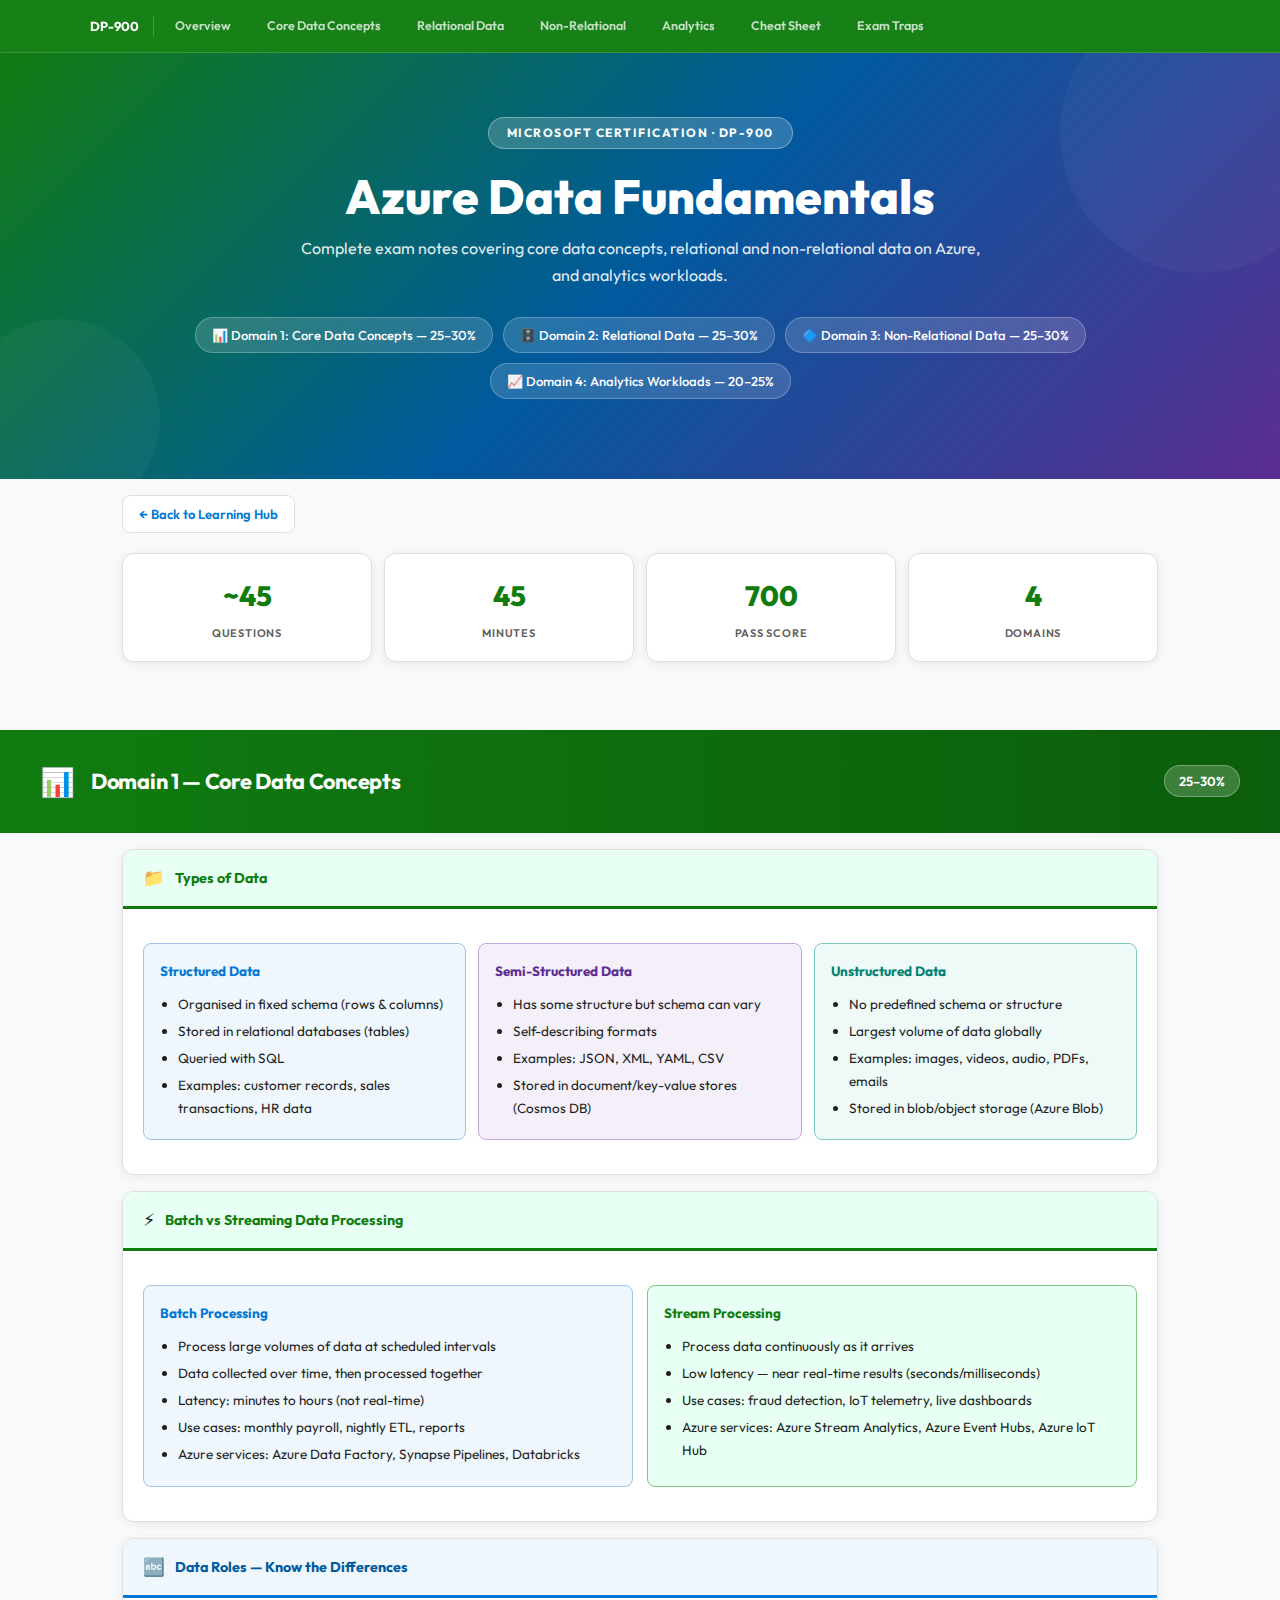
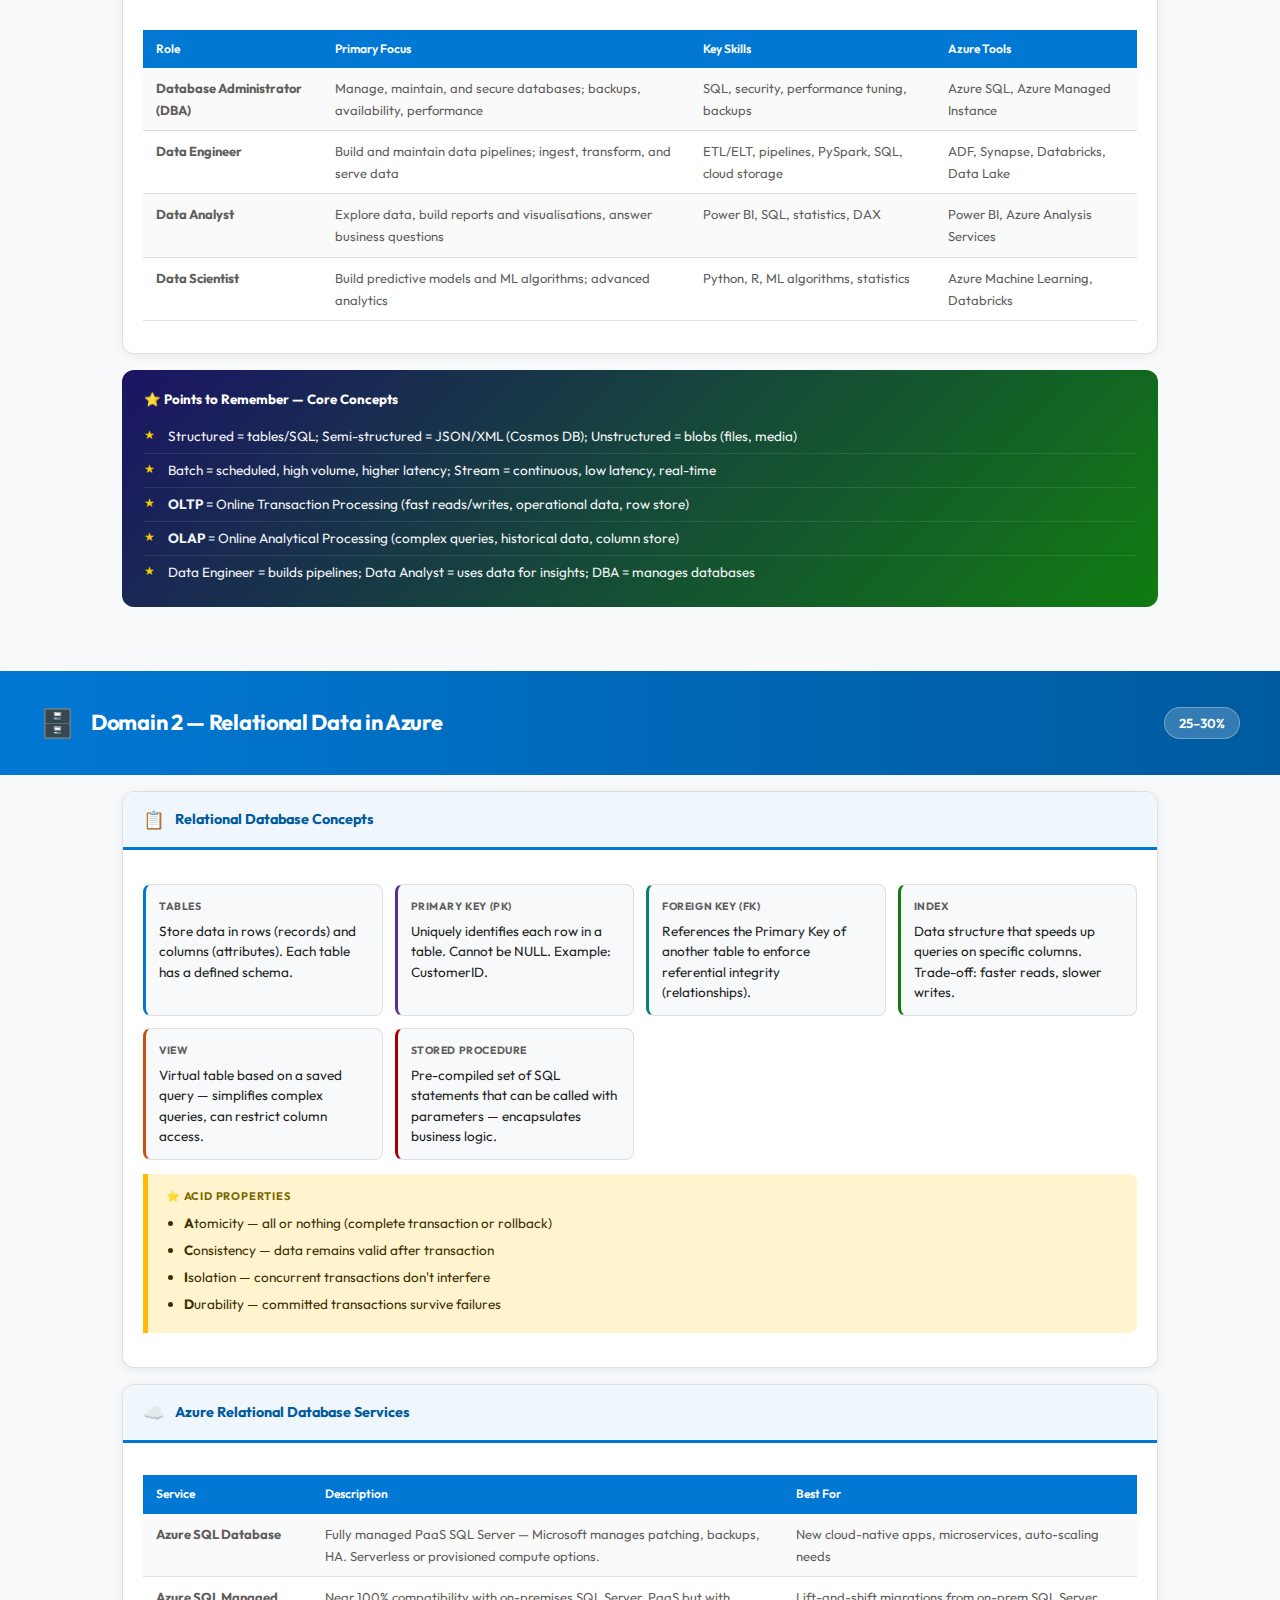
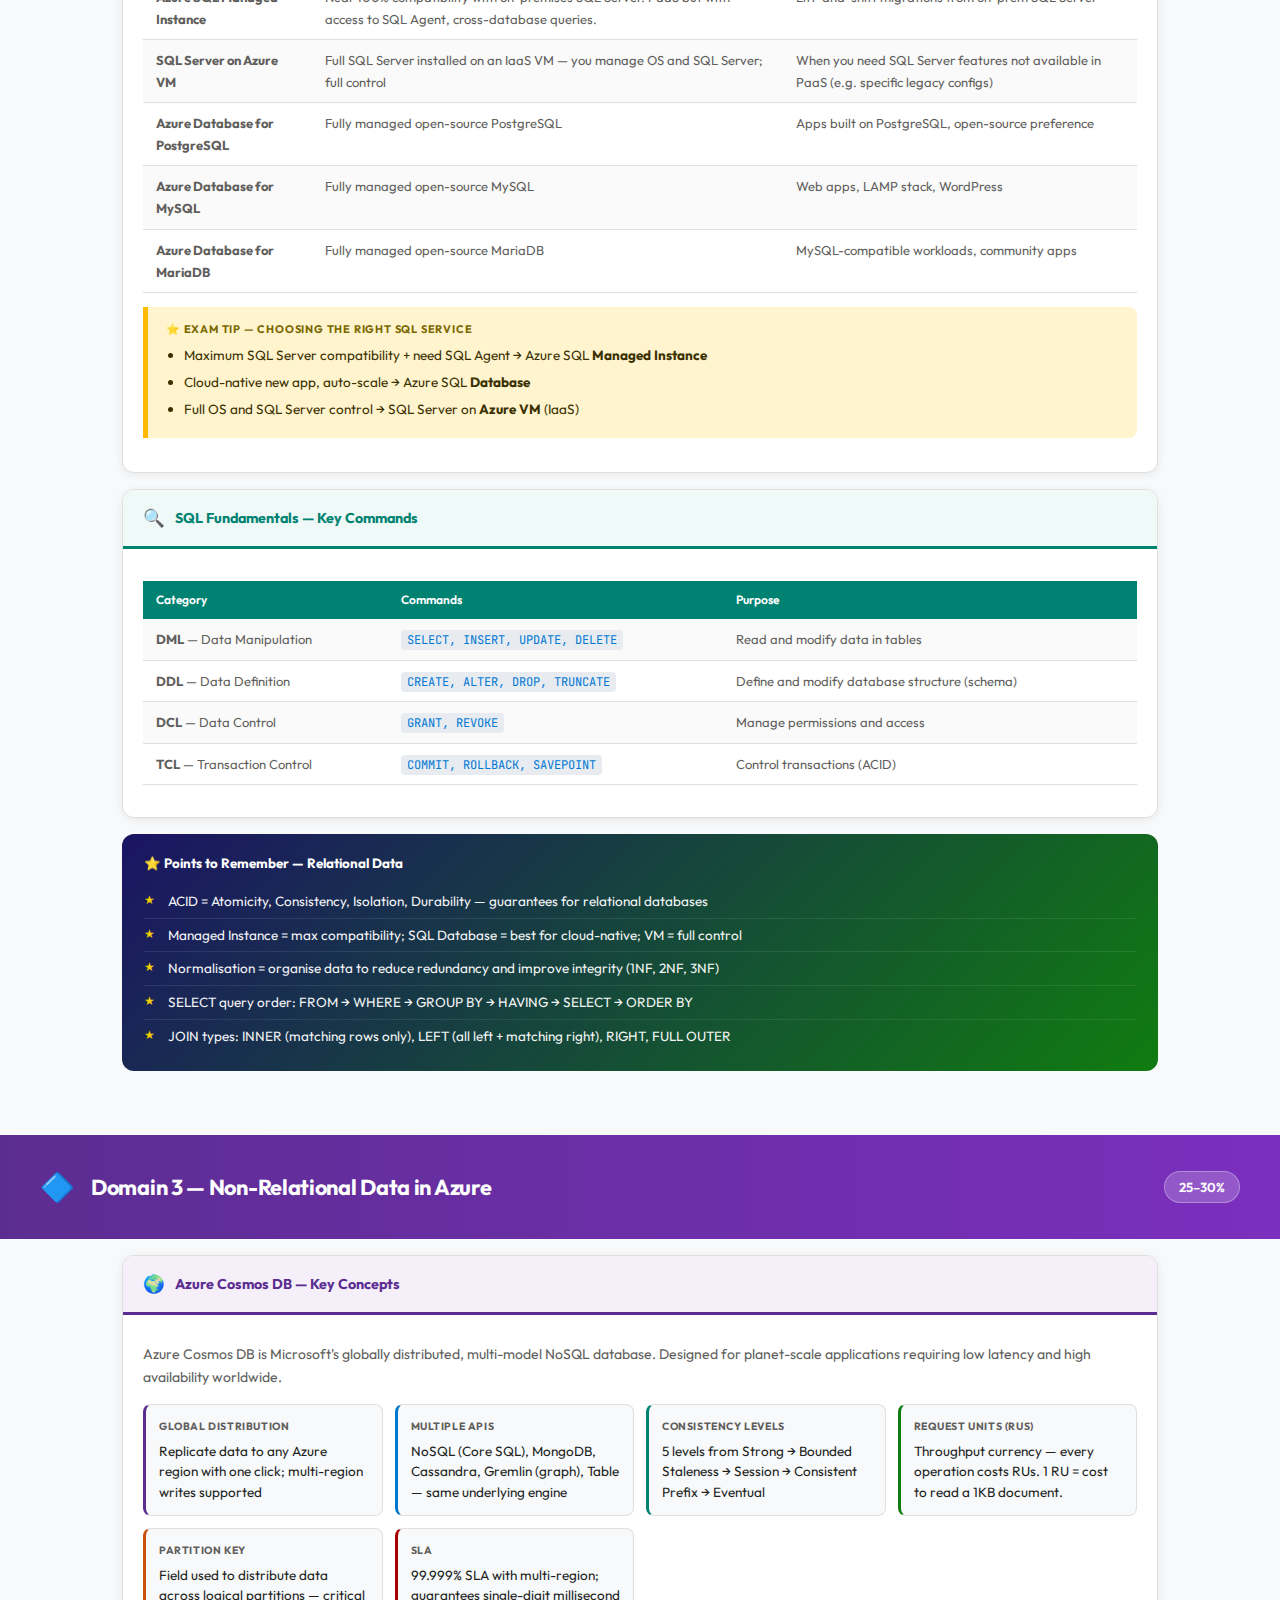
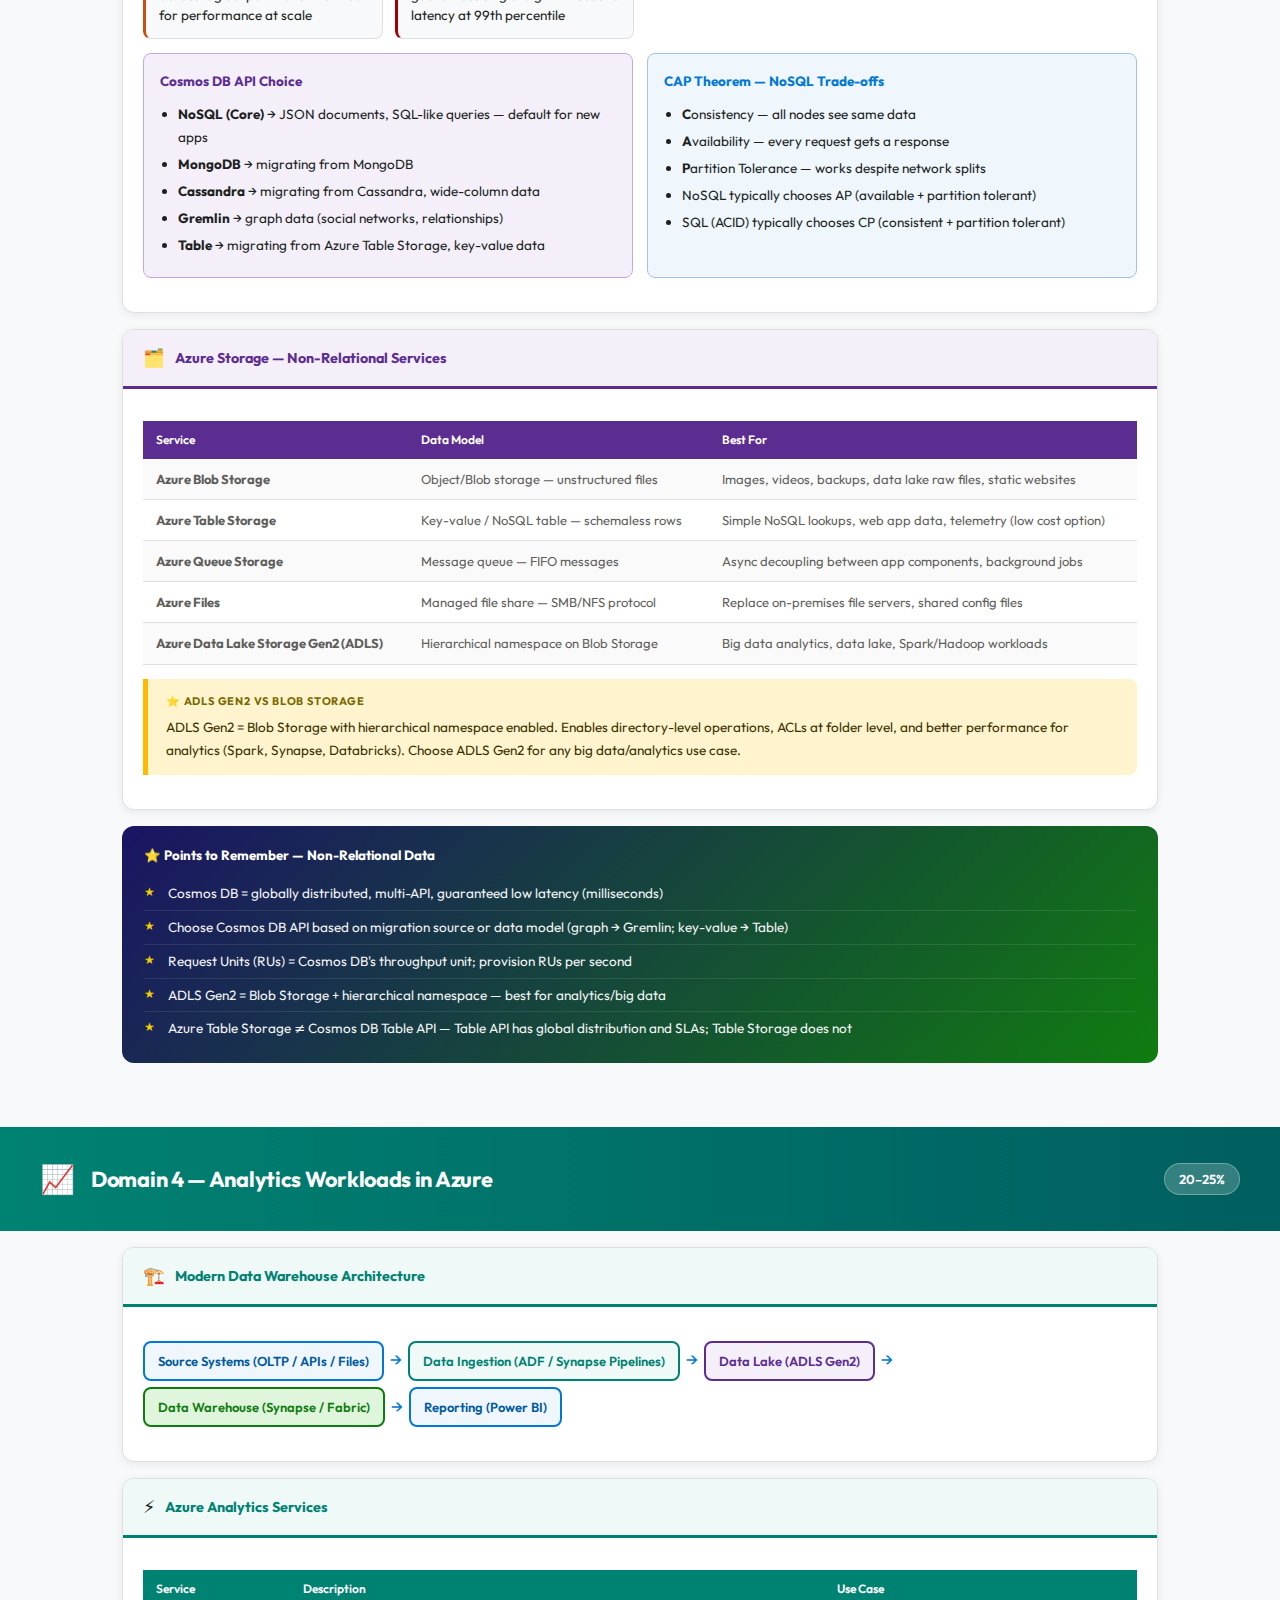
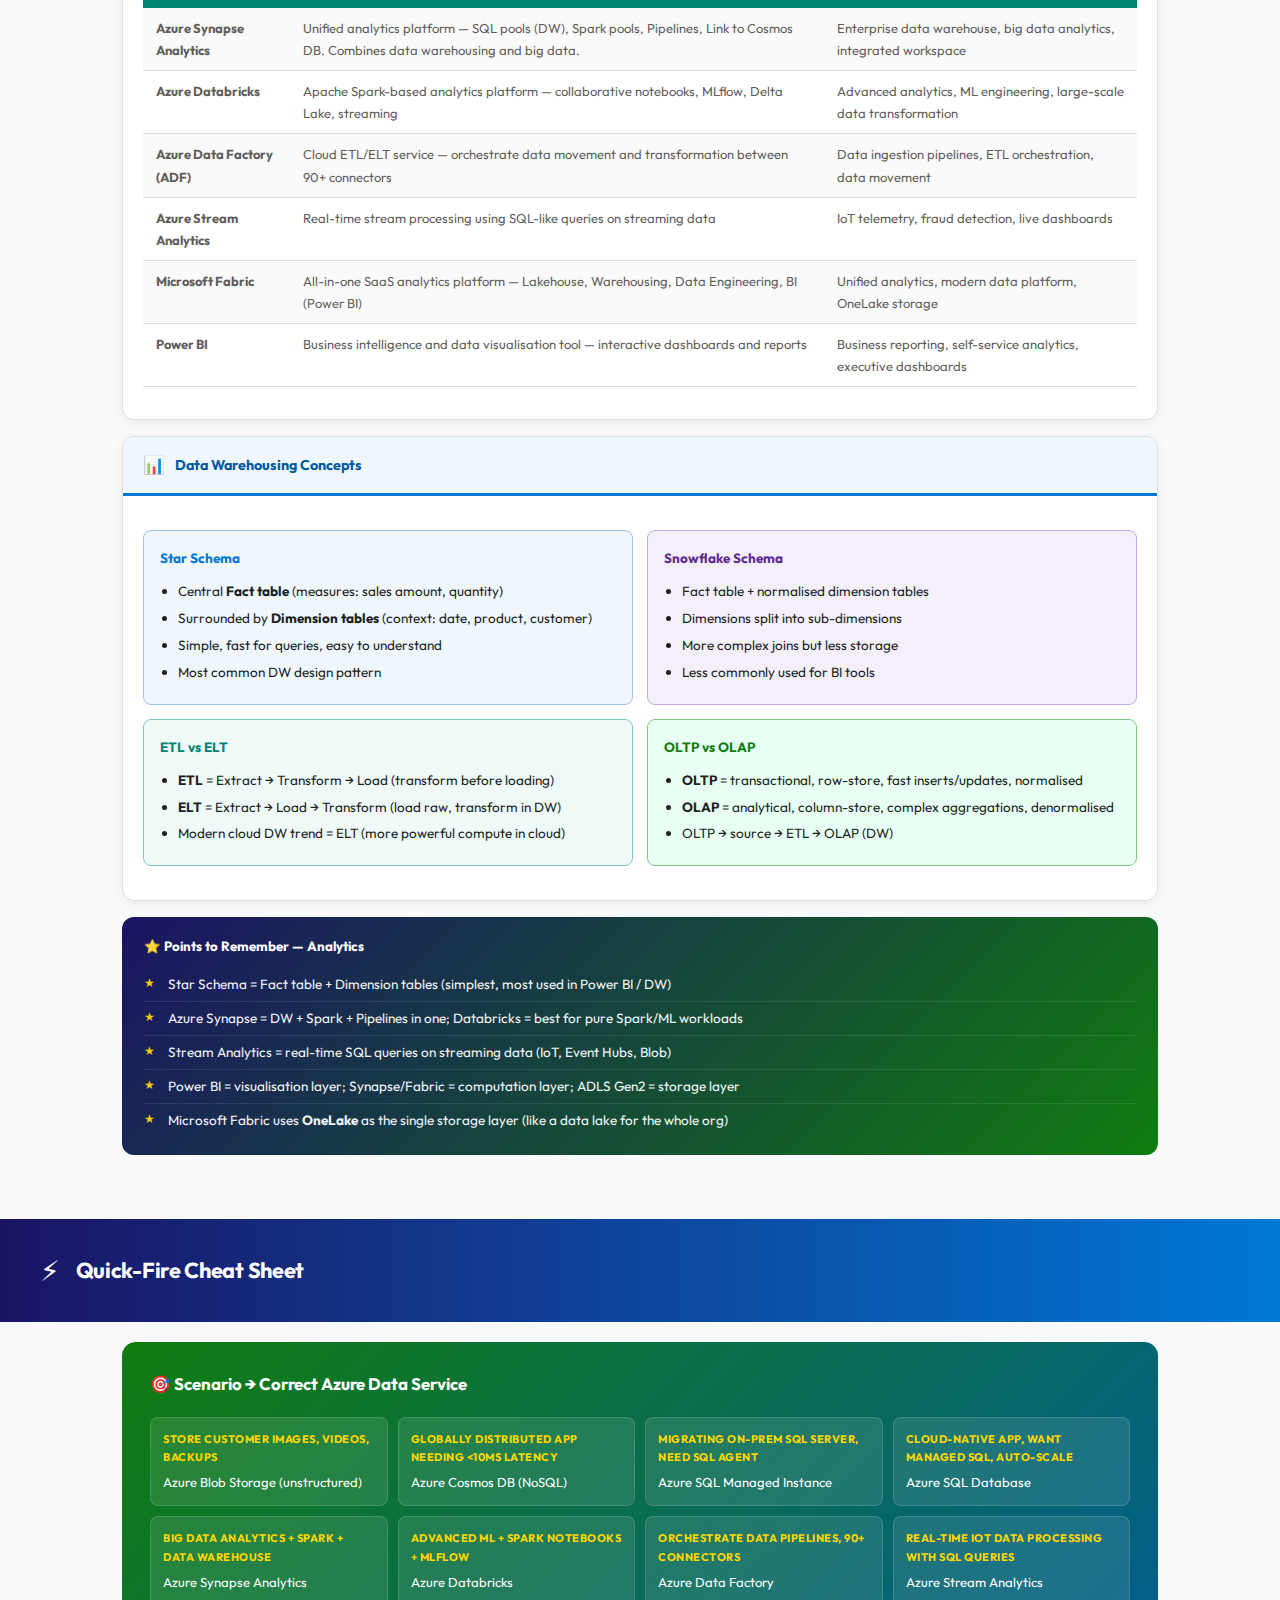
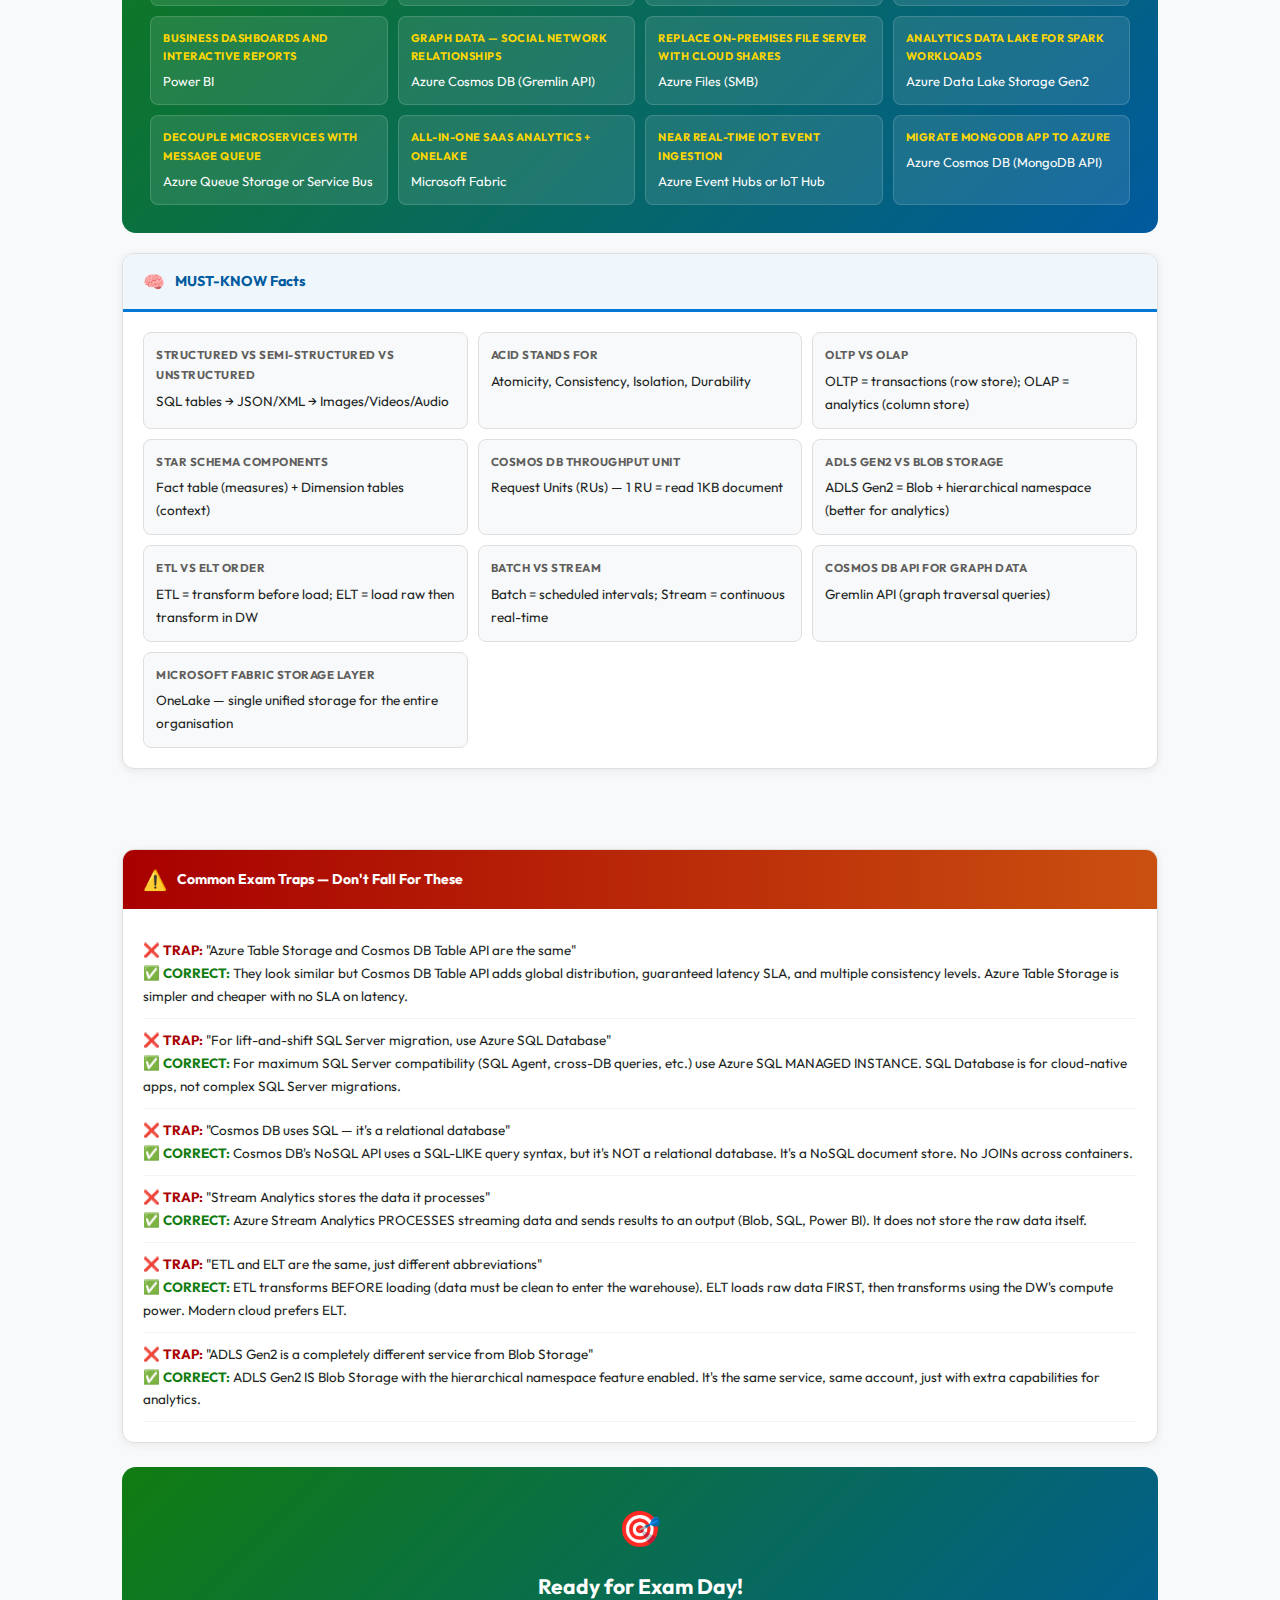
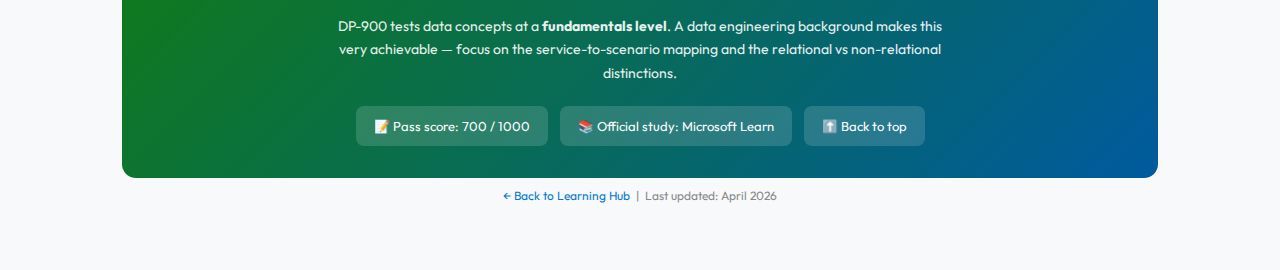
<file: notes/dp-900/index.html>
<!DOCTYPE html>
<html lang="en">
<head>
<meta charset="UTF-8">
<meta name="viewport" content="width=device-width, initial-scale=1.0">
<title>DP-900 Complete Exam Guide — Azure Data Fundamentals</title>
<style>
  @import url('https://fonts.googleapis.com/css2?family=Outfit:wght@300;400;500;600;700;800&family=JetBrains+Mono:wght@400;500&display=swap');
  :root {
    --ms-blue:#0078D4; --ms-dark:#005A9E; --ms-light:#EFF6FC; --ms-purple:#5C2D91;
    --ms-purple-light:#F4EFF9; --ms-teal:#008272; --ms-teal-light:#EFF9F8;
    --ms-red:#A80000; --ms-orange:#CA5010; --ms-green:#107C10; --ms-green-light:#DFF6DD;
    --dp-green:#3DDC84; --dp-green-light:#E8FFF3;
    --exam-yellow:#FFF4CE; --exam-border:#FFB900; --warn-bg:#FDE7E9; --warn-border:#A80000;
    --bg:#F8F9FA; --card:#FFFFFF; --text:#201F1E; --sub:#605E5C; --border:#E1DFDD;
    --shadow:0 2px 10px rgba(0,0,0,0.07); --radius:12px; --radius-sm:8px;
  }
  *{box-sizing:border-box;margin:0;padding:0;}
  html{scroll-behavior:smooth;}
  body{font-family:'Outfit','Segoe UI',system-ui,sans-serif;background:var(--bg);color:var(--text);line-height:1.7;font-size:14px;-webkit-font-smoothing:antialiased;}
  a{color:var(--ms-blue);text-decoration:none;}
  code{font-family:'JetBrains Mono',monospace;background:#E8ECF1;padding:2px 6px;border-radius:4px;font-size:12px;color:var(--ms-blue);}
  .sticky-nav{position:sticky;top:0;background:rgba(16,124,16,0.97);backdrop-filter:blur(8px);z-index:100;padding:0 32px;border-bottom:1px solid rgba(255,255,255,0.15);}
  .sticky-nav-inner{max-width:1100px;margin:0 auto;display:flex;align-items:center;height:52px;gap:6px;overflow-x:auto;scrollbar-width:none;}
  .sticky-nav-inner::-webkit-scrollbar{display:none;}
  .nav-tag{white-space:nowrap;padding:5px 14px;border-radius:50px;font-size:12.5px;font-weight:600;color:rgba(255,255,255,0.75);transition:all 0.2s;border:1px solid transparent;cursor:pointer;}
  .nav-tag:hover{color:white;border-color:rgba(255,255,255,0.3);background:rgba(255,255,255,0.1);}
  .nav-logo{font-weight:700;color:white;font-size:13px;margin-right:8px;white-space:nowrap;flex-shrink:0;}
  .nav-sep{width:1px;height:20px;background:rgba(255,255,255,0.2);flex-shrink:0;}
  .cover{background:linear-gradient(135deg,#107C10 0%,#005A9E 50%,#5C2D91 100%);color:white;padding:64px 40px 56px;text-align:center;position:relative;overflow:hidden;}
  .cover::before{content:'';position:absolute;top:-60px;right:-60px;width:280px;height:280px;border-radius:50%;background:rgba(255,255,255,0.04);}
  .cover::after{content:'';position:absolute;bottom:-40px;left:-40px;width:200px;height:200px;border-radius:50%;background:rgba(255,255,255,0.04);}
  .cover .pill-top{display:inline-block;background:rgba(255,255,255,0.18);border:1px solid rgba(255,255,255,0.35);border-radius:50px;padding:5px 18px;font-size:12px;font-weight:700;letter-spacing:1.5px;text-transform:uppercase;margin-bottom:20px;}
  .cover h1{font-size:clamp(2rem,5vw,3rem);font-weight:800;line-height:1.15;margin-bottom:10px;}
  .cover .subtitle{font-size:16px;opacity:0.88;margin-bottom:28px;max-width:680px;margin-left:auto;margin-right:auto;}
  .cover .pills{display:flex;justify-content:center;gap:10px;flex-wrap:wrap;margin-bottom:24px;}
  .cover .pill{background:rgba(255,255,255,0.15);border:1px solid rgba(255,255,255,0.25);border-radius:50px;padding:6px 16px;font-size:13px;font-weight:500;}
  .wrap{max-width:1100px;margin:0 auto;padding:0 32px 40px;}
  .domain-header{padding:28px 40px;color:white;display:flex;align-items:center;gap:16px;margin-top:8px;}
  .domain-header .dh-icon{font-size:2em;flex-shrink:0;}
  .domain-header h2{font-size:1.55em;font-weight:700;letter-spacing:-0.3px;}
  .domain-header .dh-badge{margin-left:auto;background:rgba(255,255,255,0.2);border:1px solid rgba(255,255,255,0.3);border-radius:50px;padding:4px 14px;font-size:13px;font-weight:600;white-space:nowrap;}
  .dh-green{background:linear-gradient(90deg,#107C10,#0B5E0B);}
  .dh-blue{background:linear-gradient(90deg,#0078D4,#005A9E);}
  .dh-purple{background:linear-gradient(90deg,#5C2D91,#7B2FBE);}
  .dh-dark{background:linear-gradient(90deg,#1B1464,#0078D4);}
  .dh-teal{background:linear-gradient(90deg,#008272,#005F5F);}
  .card{background:var(--card);border-radius:var(--radius);border:1px solid var(--border);box-shadow:var(--shadow);margin:16px 0;overflow:hidden;}
  .card-head{background:var(--ms-light);border-bottom:3px solid var(--ms-blue);padding:13px 20px;display:flex;align-items:center;gap:10px;}
  .card-head.purple{background:var(--ms-purple-light);border-bottom-color:var(--ms-purple);}
  .card-head.teal{background:var(--ms-teal-light);border-bottom-color:var(--ms-teal);}
  .card-head.green{background:var(--dp-green-light);border-bottom-color:var(--ms-green);}
  .card-head h4{font-size:1.02em;font-weight:700;color:var(--ms-dark);}
  .card-head.purple h4{color:var(--ms-purple);} .card-head.teal h4{color:var(--ms-teal);} .card-head.green h4{color:var(--ms-green);}
  .card-head .ch-icon{font-size:1.25em;}
  .card-body{padding:20px;}
  p.body-text{font-size:14px;margin:8px 0 12px;color:var(--sub);line-height:1.7;}
  table{width:100%;border-collapse:collapse;font-size:13px;margin:12px 0;}
  table th{background:var(--ms-blue);color:white;padding:9px 13px;text-align:left;font-size:12px;font-weight:600;}
  table.purple th{background:var(--ms-purple);} table.teal th{background:var(--ms-teal);} table.green th{background:var(--ms-green);}
  table td{padding:9px 13px;border-bottom:1px solid var(--border);vertical-align:top;color:var(--sub);}
  table tr:nth-child(even) td{background:#FAFAFA;}
  .info-grid{display:grid;grid-template-columns:repeat(auto-fit,minmax(210px,1fr));gap:12px;margin:14px 0;}
  .info-box{background:var(--bg);border:1px solid var(--border);border-radius:var(--radius-sm);padding:13px;}
  .info-box .lbl{font-size:10.5px;font-weight:700;text-transform:uppercase;letter-spacing:0.6px;color:var(--sub);margin-bottom:5px;}
  .info-box .val{font-size:13.5px;color:var(--text);line-height:1.5;}
  .info-box.accent-blue{border-left:3px solid var(--ms-blue);} .info-box.accent-purple{border-left:3px solid var(--ms-purple);}
  .info-box.accent-teal{border-left:3px solid var(--ms-teal);} .info-box.accent-green{border-left:3px solid var(--ms-green);}
  .info-box.accent-orange{border-left:3px solid var(--ms-orange);} .info-box.accent-red{border-left:3px solid var(--ms-red);}
  .exam-stats{display:grid;grid-template-columns:repeat(4,1fr);gap:12px;margin:20px 0;}
  .stat-box{background:var(--card);border:1px solid var(--border);border-radius:var(--radius);padding:18px;text-align:center;box-shadow:var(--shadow);}
  .stat-box .num{font-size:2em;font-weight:800;color:var(--ms-green);}
  .stat-box .label{font-size:11px;font-weight:600;color:var(--sub);text-transform:uppercase;letter-spacing:0.8px;margin-top:4px;}
  .exam-tip{background:var(--exam-yellow);border-left:5px solid var(--exam-border);border-radius:0 var(--radius-sm) var(--radius-sm) 0;padding:13px 18px;margin:14px 0;}
  .exam-tip .tip-label{font-size:11px;font-weight:700;text-transform:uppercase;letter-spacing:0.8px;color:#7A6800;margin-bottom:6px;}
  .exam-tip ul,.exam-tip p{font-size:13.5px;color:#3A3000;}
  .exam-tip ul{padding-left:18px;} .exam-tip li{margin:4px 0;}
  .warn-box{background:var(--warn-bg);border-left:5px solid var(--warn-border);border-radius:0 var(--radius-sm) var(--radius-sm) 0;padding:13px 18px;margin:14px 0;}
  .warn-box p,.warn-box ul{font-size:13.5px;color:#5A0000;}
  .warn-box ul{padding-left:18px;} .warn-box li{margin:4px 0;}
  .ptr{background:linear-gradient(135deg,#1B1464 0%,#107C10 100%);color:white;border-radius:var(--radius);padding:18px 22px;margin:16px 0;}
  .ptr h4{font-size:0.95em;font-weight:700;margin-bottom:10px;}
  .ptr ul{list-style:none;padding:0;}
  .ptr ul li{padding:5px 0 5px 24px;font-size:13.5px;position:relative;opacity:0.95;border-bottom:1px solid rgba(255,255,255,0.1);}
  .ptr ul li:last-child{border-bottom:none;}
  .ptr ul li::before{content:"★";position:absolute;left:0;color:#FFD700;font-size:12px;}
  .compare-grid{display:grid;grid-template-columns:1fr 1fr;gap:14px;margin:14px 0;}
  .compare-box{border-radius:var(--radius-sm);padding:16px;border:1px solid var(--border);}
  .compare-box.blue{background:var(--ms-light);border-color:#A0C4E8;} .compare-box.purple{background:var(--ms-purple-light);border-color:#C4A8E0;}
  .compare-box.teal{background:var(--ms-teal-light);border-color:#80C8C0;} .compare-box.green{background:var(--dp-green-light);border-color:#80C880;}
  .compare-box h4{font-size:13.5px;font-weight:700;margin-bottom:10px;}
  .compare-box.blue h4{color:var(--ms-blue);} .compare-box.purple h4{color:var(--ms-purple);}
  .compare-box.teal h4{color:var(--ms-teal);} .compare-box.green h4{color:var(--ms-green);}
  .compare-box ul{padding-left:18px;font-size:13px;} .compare-box ul li{margin:4px 0;}
  .flow{display:flex;align-items:center;flex-wrap:wrap;gap:6px;margin:14px 0;}
  .flow-step{background:var(--ms-light);border:2px solid var(--ms-blue);border-radius:var(--radius-sm);padding:7px 13px;font-size:13px;font-weight:600;color:var(--ms-dark);}
  .flow-arrow{font-size:18px;color:var(--ms-blue);}
  .cheat-bg{background:linear-gradient(135deg,#107C10 0%,#005A9E 100%);color:white;border-radius:14px;padding:28px;margin:20px 0;}
  .cheat-bg h3{font-size:1.2em;margin-bottom:18px;}
  .cs-grid{display:grid;grid-template-columns:repeat(auto-fit,minmax(220px,1fr));gap:10px;}
  .cs-item{background:rgba(255,255,255,0.1);border:1px solid rgba(255,255,255,0.15);border-radius:var(--radius-sm);padding:12px;font-size:13px;}
  .cs-item strong{display:block;margin-bottom:4px;color:#FFD700;font-size:11px;text-transform:uppercase;letter-spacing:0.5px;}
  .traps-card{background:white;border-radius:var(--radius);border:1px solid var(--border);overflow:hidden;margin:16px 0;box-shadow:var(--shadow);}
  .traps-card .traps-head{background:linear-gradient(90deg,#A80000,#CA5010);padding:13px 20px;display:flex;align-items:center;gap:10px;color:white;}
  .traps-card .traps-head h4{font-size:1em;font-weight:700;}
  .traps-card .traps-body{padding:20px;}
  .trap{padding:10px 0;border-bottom:1px solid #F3F3F3;font-size:13.5px;}
  .false{color:#A80000;font-weight:700;} .correct{color:#107C10;font-weight:700;}
  ul.std{padding-left:18px;font-size:13.5px;} ul.std li{margin:4px 0;}
  .back-btn{display:inline-flex;align-items:center;gap:6px;padding:7px 16px;background:white;border:1px solid var(--border);border-radius:var(--radius-sm);font-size:13px;font-weight:600;color:var(--ms-blue);text-decoration:none;margin:16px 0 0;transition:all 0.2s;}
  .back-btn:hover{background:var(--ms-light);}
  .must-know-grid{display:grid;grid-template-columns:repeat(auto-fit,minmax(260px,1fr));gap:10px;}
  .must-know-item{background:var(--bg);border:1px solid var(--border);border-radius:var(--radius-sm);padding:12px;}
  .mk-q{font-size:11.5px;font-weight:700;color:var(--sub);text-transform:uppercase;letter-spacing:0.5px;margin-bottom:5px;}
  .mk-a{font-size:13.5px;color:var(--text);}
  .three-col{display:grid;grid-template-columns:repeat(3,1fr);gap:12px;margin:14px 0;}
  @media(max-width:700px){.three-col,.compare-grid{grid-template-columns:1fr;}.exam-stats{grid-template-columns:repeat(2,1fr);}}
</style>
</head>
<body>

<div class="sticky-nav">
  <div class="sticky-nav-inner">
    <span class="nav-logo">DP-900</span>
    <div class="nav-sep"></div>
    <a href="#overview" class="nav-tag">Overview</a>
    <a href="#core-data" class="nav-tag">Core Data Concepts</a>
    <a href="#relational" class="nav-tag">Relational Data</a>
    <a href="#nonrelational" class="nav-tag">Non-Relational</a>
    <a href="#analytics" class="nav-tag">Analytics</a>
    <a href="#cheatsheet" class="nav-tag">Cheat Sheet</a>
    <a href="#traps" class="nav-tag">Exam Traps</a>
  </div>
</div>

<div class="cover" id="overview">
  <div class="pill-top">Microsoft Certification · DP-900</div>
  <h1>Azure Data Fundamentals</h1>
  <p class="subtitle">Complete exam notes covering core data concepts, relational and non-relational data on Azure, and analytics workloads.</p>
  <div class="pills">
    <span class="pill">📊 Domain 1: Core Data Concepts — 25–30%</span>
    <span class="pill">🗄️ Domain 2: Relational Data — 25–30%</span>
    <span class="pill">🔷 Domain 3: Non-Relational Data — 25–30%</span>
    <span class="pill">📈 Domain 4: Analytics Workloads — 20–25%</span>
  </div>
</div>

<div class="wrap">
  <a href="../index.html" class="back-btn">← Back to Learning Hub</a>
  <div class="exam-stats">
    <div class="stat-box"><div class="num">~45</div><div class="label">Questions</div></div>
    <div class="stat-box"><div class="num">45</div><div class="label">Minutes</div></div>
    <div class="stat-box"><div class="num">700</div><div class="label">Pass Score</div></div>
    <div class="stat-box"><div class="num">4</div><div class="label">Domains</div></div>
  </div>
</div>

<!-- DOMAIN 1: CORE DATA -->
<div id="core-data" class="domain-header dh-green">
  <div class="dh-icon">📊</div>
  <h2>Domain 1 — Core Data Concepts</h2>
  <span class="dh-badge">25–30%</span>
</div>
<div class="wrap">
  <div class="card">
    <div class="card-head green"><div class="ch-icon">📁</div><h4>Types of Data</h4></div>
    <div class="card-body">
      <div class="three-col">
        <div class="compare-box blue">
          <h4>Structured Data</h4>
          <ul class="std"><li>Organised in fixed schema (rows &amp; columns)</li><li>Stored in relational databases (tables)</li><li>Queried with SQL</li><li>Examples: customer records, sales transactions, HR data</li></ul>
        </div>
        <div class="compare-box purple">
          <h4>Semi-Structured Data</h4>
          <ul class="std"><li>Has some structure but schema can vary</li><li>Self-describing formats</li><li>Examples: JSON, XML, YAML, CSV</li><li>Stored in document/key-value stores (Cosmos DB)</li></ul>
        </div>
        <div class="compare-box teal">
          <h4>Unstructured Data</h4>
          <ul class="std"><li>No predefined schema or structure</li><li>Largest volume of data globally</li><li>Examples: images, videos, audio, PDFs, emails</li><li>Stored in blob/object storage (Azure Blob)</li></ul>
        </div>
      </div>
    </div>
  </div>

  <div class="card">
    <div class="card-head green"><div class="ch-icon">⚡</div><h4>Batch vs Streaming Data Processing</h4></div>
    <div class="card-body">
      <div class="compare-grid">
        <div class="compare-box blue">
          <h4>Batch Processing</h4>
          <ul class="std"><li>Process large volumes of data at scheduled intervals</li><li>Data collected over time, then processed together</li><li>Latency: minutes to hours (not real-time)</li><li>Use cases: monthly payroll, nightly ETL, reports</li><li>Azure services: Azure Data Factory, Synapse Pipelines, Databricks</li></ul>
        </div>
        <div class="compare-box green">
          <h4>Stream Processing</h4>
          <ul class="std"><li>Process data continuously as it arrives</li><li>Low latency — near real-time results (seconds/milliseconds)</li><li>Use cases: fraud detection, IoT telemetry, live dashboards</li><li>Azure services: Azure Stream Analytics, Azure Event Hubs, Azure IoT Hub</li></ul>
        </div>
      </div>
    </div>
  </div>

  <div class="card">
    <div class="card-head"><div class="ch-icon">🔤</div><h4>Data Roles — Know the Differences</h4></div>
    <div class="card-body">
      <table>
        <tr><th>Role</th><th>Primary Focus</th><th>Key Skills</th><th>Azure Tools</th></tr>
        <tr><td><strong>Database Administrator (DBA)</strong></td><td>Manage, maintain, and secure databases; backups, availability, performance</td><td>SQL, security, performance tuning, backups</td><td>Azure SQL, Azure Managed Instance</td></tr>
        <tr><td><strong>Data Engineer</strong></td><td>Build and maintain data pipelines; ingest, transform, and serve data</td><td>ETL/ELT, pipelines, PySpark, SQL, cloud storage</td><td>ADF, Synapse, Databricks, Data Lake</td></tr>
        <tr><td><strong>Data Analyst</strong></td><td>Explore data, build reports and visualisations, answer business questions</td><td>Power BI, SQL, statistics, DAX</td><td>Power BI, Azure Analysis Services</td></tr>
        <tr><td><strong>Data Scientist</strong></td><td>Build predictive models and ML algorithms; advanced analytics</td><td>Python, R, ML algorithms, statistics</td><td>Azure Machine Learning, Databricks</td></tr>
      </table>
    </div>
  </div>

  <div class="ptr">
    <h4>⭐ Points to Remember — Core Concepts</h4>
    <ul>
      <li>Structured = tables/SQL; Semi-structured = JSON/XML (Cosmos DB); Unstructured = blobs (files, media)</li>
      <li>Batch = scheduled, high volume, higher latency; Stream = continuous, low latency, real-time</li>
      <li><strong>OLTP</strong> = Online Transaction Processing (fast reads/writes, operational data, row store)</li>
      <li><strong>OLAP</strong> = Online Analytical Processing (complex queries, historical data, column store)</li>
      <li>Data Engineer = builds pipelines; Data Analyst = uses data for insights; DBA = manages databases</li>
    </ul>
  </div>
</div>

<!-- DOMAIN 2: RELATIONAL DATA -->
<div id="relational" class="domain-header dh-blue">
  <div class="dh-icon">🗄️</div>
  <h2>Domain 2 — Relational Data in Azure</h2>
  <span class="dh-badge">25–30%</span>
</div>
<div class="wrap">
  <div class="card">
    <div class="card-head"><div class="ch-icon">📋</div><h4>Relational Database Concepts</h4></div>
    <div class="card-body">
      <div class="info-grid">
        <div class="info-box accent-blue"><div class="lbl">Tables</div><div class="val">Store data in rows (records) and columns (attributes). Each table has a defined schema.</div></div>
        <div class="info-box accent-purple"><div class="lbl">Primary Key (PK)</div><div class="val">Uniquely identifies each row in a table. Cannot be NULL. Example: CustomerID.</div></div>
        <div class="info-box accent-teal"><div class="lbl">Foreign Key (FK)</div><div class="val">References the Primary Key of another table to enforce referential integrity (relationships).</div></div>
        <div class="info-box accent-green"><div class="lbl">Index</div><div class="val">Data structure that speeds up queries on specific columns. Trade-off: faster reads, slower writes.</div></div>
        <div class="info-box accent-orange"><div class="lbl">View</div><div class="val">Virtual table based on a saved query — simplifies complex queries, can restrict column access.</div></div>
        <div class="info-box accent-red"><div class="lbl">Stored Procedure</div><div class="val">Pre-compiled set of SQL statements that can be called with parameters — encapsulates business logic.</div></div>
      </div>
      <div class="exam-tip">
        <div class="tip-label">⭐ ACID Properties</div>
        <ul><li><strong>A</strong>tomicity — all or nothing (complete transaction or rollback)</li><li><strong>C</strong>onsistency — data remains valid after transaction</li><li><strong>I</strong>solation — concurrent transactions don't interfere</li><li><strong>D</strong>urability — committed transactions survive failures</li></ul>
      </div>
    </div>
  </div>

  <div class="card">
    <div class="card-head"><div class="ch-icon">☁️</div><h4>Azure Relational Database Services</h4></div>
    <div class="card-body">
      <table>
        <tr><th>Service</th><th>Description</th><th>Best For</th></tr>
        <tr><td><strong>Azure SQL Database</strong></td><td>Fully managed PaaS SQL Server — Microsoft manages patching, backups, HA. Serverless or provisioned compute options.</td><td>New cloud-native apps, microservices, auto-scaling needs</td></tr>
        <tr><td><strong>Azure SQL Managed Instance</strong></td><td>Near 100% compatibility with on-premises SQL Server. PaaS but with access to SQL Agent, cross-database queries.</td><td>Lift-and-shift migrations from on-prem SQL Server</td></tr>
        <tr><td><strong>SQL Server on Azure VM</strong></td><td>Full SQL Server installed on an IaaS VM — you manage OS and SQL Server; full control</td><td>When you need SQL Server features not available in PaaS (e.g. specific legacy configs)</td></tr>
        <tr><td><strong>Azure Database for PostgreSQL</strong></td><td>Fully managed open-source PostgreSQL</td><td>Apps built on PostgreSQL, open-source preference</td></tr>
        <tr><td><strong>Azure Database for MySQL</strong></td><td>Fully managed open-source MySQL</td><td>Web apps, LAMP stack, WordPress</td></tr>
        <tr><td><strong>Azure Database for MariaDB</strong></td><td>Fully managed open-source MariaDB</td><td>MySQL-compatible workloads, community apps</td></tr>
      </table>
      <div class="exam-tip">
        <div class="tip-label">⭐ Exam Tip — Choosing the Right SQL Service</div>
        <ul><li>Maximum SQL Server compatibility + need SQL Agent → Azure SQL <strong>Managed Instance</strong></li><li>Cloud-native new app, auto-scale → Azure SQL <strong>Database</strong></li><li>Full OS and SQL Server control → SQL Server on <strong>Azure VM</strong> (IaaS)</li></ul>
      </div>
    </div>
  </div>

  <div class="card">
    <div class="card-head teal"><div class="ch-icon">🔍</div><h4>SQL Fundamentals — Key Commands</h4></div>
    <div class="card-body">
      <table class="teal">
        <tr><th>Category</th><th>Commands</th><th>Purpose</th></tr>
        <tr><td><strong>DML</strong> — Data Manipulation</td><td><code>SELECT, INSERT, UPDATE, DELETE</code></td><td>Read and modify data in tables</td></tr>
        <tr><td><strong>DDL</strong> — Data Definition</td><td><code>CREATE, ALTER, DROP, TRUNCATE</code></td><td>Define and modify database structure (schema)</td></tr>
        <tr><td><strong>DCL</strong> — Data Control</td><td><code>GRANT, REVOKE</code></td><td>Manage permissions and access</td></tr>
        <tr><td><strong>TCL</strong> — Transaction Control</td><td><code>COMMIT, ROLLBACK, SAVEPOINT</code></td><td>Control transactions (ACID)</td></tr>
      </table>
    </div>
  </div>

  <div class="ptr">
    <h4>⭐ Points to Remember — Relational Data</h4>
    <ul>
      <li>ACID = Atomicity, Consistency, Isolation, Durability — guarantees for relational databases</li>
      <li>Managed Instance = max compatibility; SQL Database = best for cloud-native; VM = full control</li>
      <li>Normalisation = organise data to reduce redundancy and improve integrity (1NF, 2NF, 3NF)</li>
      <li>SELECT query order: FROM → WHERE → GROUP BY → HAVING → SELECT → ORDER BY</li>
      <li>JOIN types: INNER (matching rows only), LEFT (all left + matching right), RIGHT, FULL OUTER</li>
    </ul>
  </div>
</div>

<!-- DOMAIN 3: NON-RELATIONAL -->
<div id="nonrelational" class="domain-header dh-purple">
  <div class="dh-icon">🔷</div>
  <h2>Domain 3 — Non-Relational Data in Azure</h2>
  <span class="dh-badge">25–30%</span>
</div>
<div class="wrap">
  <div class="card">
    <div class="card-head purple"><div class="ch-icon">🌍</div><h4>Azure Cosmos DB — Key Concepts</h4></div>
    <div class="card-body">
      <p class="body-text">Azure Cosmos DB is Microsoft's globally distributed, multi-model NoSQL database. Designed for planet-scale applications requiring low latency and high availability worldwide.</p>
      <div class="info-grid">
        <div class="info-box accent-purple"><div class="lbl">Global Distribution</div><div class="val">Replicate data to any Azure region with one click; multi-region writes supported</div></div>
        <div class="info-box accent-blue"><div class="lbl">Multiple APIs</div><div class="val">NoSQL (Core SQL), MongoDB, Cassandra, Gremlin (graph), Table — same underlying engine</div></div>
        <div class="info-box accent-teal"><div class="lbl">Consistency Levels</div><div class="val">5 levels from Strong → Bounded Staleness → Session → Consistent Prefix → Eventual</div></div>
        <div class="info-box accent-green"><div class="lbl">Request Units (RUs)</div><div class="val">Throughput currency — every operation costs RUs. 1 RU = cost to read a 1KB document.</div></div>
        <div class="info-box accent-orange"><div class="lbl">Partition Key</div><div class="val">Field used to distribute data across logical partitions — critical for performance at scale</div></div>
        <div class="info-box accent-red"><div class="lbl">SLA</div><div class="val">99.999% SLA with multi-region; guarantees single-digit millisecond latency at 99th percentile</div></div>
      </div>
      <div class="compare-grid" style="margin-top:14px;">
        <div class="compare-box purple">
          <h4>Cosmos DB API Choice</h4>
          <ul class="std">
            <li><strong>NoSQL (Core)</strong> → JSON documents, SQL-like queries — default for new apps</li>
            <li><strong>MongoDB</strong> → migrating from MongoDB</li>
            <li><strong>Cassandra</strong> → migrating from Cassandra, wide-column data</li>
            <li><strong>Gremlin</strong> → graph data (social networks, relationships)</li>
            <li><strong>Table</strong> → migrating from Azure Table Storage, key-value data</li>
          </ul>
        </div>
        <div class="compare-box blue">
          <h4>CAP Theorem — NoSQL Trade-offs</h4>
          <ul class="std">
            <li><strong>C</strong>onsistency — all nodes see same data</li>
            <li><strong>A</strong>vailability — every request gets a response</li>
            <li><strong>P</strong>artition Tolerance — works despite network splits</li>
            <li>NoSQL typically chooses AP (available + partition tolerant)</li>
            <li>SQL (ACID) typically chooses CP (consistent + partition tolerant)</li>
          </ul>
        </div>
      </div>
    </div>
  </div>

  <div class="card">
    <div class="card-head purple"><div class="ch-icon">🗂️</div><h4>Azure Storage — Non-Relational Services</h4></div>
    <div class="card-body">
      <table class="purple">
        <tr><th>Service</th><th>Data Model</th><th>Best For</th></tr>
        <tr><td><strong>Azure Blob Storage</strong></td><td>Object/Blob storage — unstructured files</td><td>Images, videos, backups, data lake raw files, static websites</td></tr>
        <tr><td><strong>Azure Table Storage</strong></td><td>Key-value / NoSQL table — schemaless rows</td><td>Simple NoSQL lookups, web app data, telemetry (low cost option)</td></tr>
        <tr><td><strong>Azure Queue Storage</strong></td><td>Message queue — FIFO messages</td><td>Async decoupling between app components, background jobs</td></tr>
        <tr><td><strong>Azure Files</strong></td><td>Managed file share — SMB/NFS protocol</td><td>Replace on-premises file servers, shared config files</td></tr>
        <tr><td><strong>Azure Data Lake Storage Gen2 (ADLS)</strong></td><td>Hierarchical namespace on Blob Storage</td><td>Big data analytics, data lake, Spark/Hadoop workloads</td></tr>
      </table>
      <div class="exam-tip">
        <div class="tip-label">⭐ ADLS Gen2 vs Blob Storage</div>
        <p>ADLS Gen2 = Blob Storage with hierarchical namespace enabled. Enables directory-level operations, ACLs at folder level, and better performance for analytics (Spark, Synapse, Databricks). Choose ADLS Gen2 for any big data/analytics use case.</p>
      </div>
    </div>
  </div>

  <div class="ptr">
    <h4>⭐ Points to Remember — Non-Relational Data</h4>
    <ul>
      <li>Cosmos DB = globally distributed, multi-API, guaranteed low latency (milliseconds)</li>
      <li>Choose Cosmos DB API based on migration source or data model (graph → Gremlin; key-value → Table)</li>
      <li>Request Units (RUs) = Cosmos DB's throughput unit; provision RUs per second</li>
      <li>ADLS Gen2 = Blob Storage + hierarchical namespace — best for analytics/big data</li>
      <li>Azure Table Storage ≠ Cosmos DB Table API — Table API has global distribution and SLAs; Table Storage does not</li>
    </ul>
  </div>
</div>

<!-- DOMAIN 4: ANALYTICS -->
<div id="analytics" class="domain-header dh-teal">
  <div class="dh-icon">📈</div>
  <h2>Domain 4 — Analytics Workloads in Azure</h2>
  <span class="dh-badge">20–25%</span>
</div>
<div class="wrap">
  <div class="card">
    <div class="card-head teal"><div class="ch-icon">🏗️</div><h4>Modern Data Warehouse Architecture</h4></div>
    <div class="card-body">
      <div class="flow">
        <div class="flow-step">Source Systems (OLTP / APIs / Files)</div>
        <div class="flow-arrow">→</div>
        <div class="flow-step" style="background:#EFF9F8;border-color:#008272;color:#008272;">Data Ingestion (ADF / Synapse Pipelines)</div>
        <div class="flow-arrow">→</div>
        <div class="flow-step" style="background:#F4EFF9;border-color:#5C2D91;color:#5C2D91;">Data Lake (ADLS Gen2)</div>
        <div class="flow-arrow">→</div>
        <div class="flow-step" style="background:#DFF6DD;border-color:#107C10;color:#107C10;">Data Warehouse (Synapse / Fabric)</div>
        <div class="flow-arrow">→</div>
        <div class="flow-step">Reporting (Power BI)</div>
      </div>
    </div>
  </div>

  <div class="card">
    <div class="card-head teal"><div class="ch-icon">⚡</div><h4>Azure Analytics Services</h4></div>
    <div class="card-body">
      <table class="teal">
        <tr><th>Service</th><th>Description</th><th>Use Case</th></tr>
        <tr><td><strong>Azure Synapse Analytics</strong></td><td>Unified analytics platform — SQL pools (DW), Spark pools, Pipelines, Link to Cosmos DB. Combines data warehousing and big data.</td><td>Enterprise data warehouse, big data analytics, integrated workspace</td></tr>
        <tr><td><strong>Azure Databricks</strong></td><td>Apache Spark-based analytics platform — collaborative notebooks, MLflow, Delta Lake, streaming</td><td>Advanced analytics, ML engineering, large-scale data transformation</td></tr>
        <tr><td><strong>Azure Data Factory (ADF)</strong></td><td>Cloud ETL/ELT service — orchestrate data movement and transformation between 90+ connectors</td><td>Data ingestion pipelines, ETL orchestration, data movement</td></tr>
        <tr><td><strong>Azure Stream Analytics</strong></td><td>Real-time stream processing using SQL-like queries on streaming data</td><td>IoT telemetry, fraud detection, live dashboards</td></tr>
        <tr><td><strong>Microsoft Fabric</strong></td><td>All-in-one SaaS analytics platform — Lakehouse, Warehousing, Data Engineering, BI (Power BI)</td><td>Unified analytics, modern data platform, OneLake storage</td></tr>
        <tr><td><strong>Power BI</strong></td><td>Business intelligence and data visualisation tool — interactive dashboards and reports</td><td>Business reporting, self-service analytics, executive dashboards</td></tr>
      </table>
    </div>
  </div>

  <div class="card">
    <div class="card-head"><div class="ch-icon">📊</div><h4>Data Warehousing Concepts</h4></div>
    <div class="card-body">
      <div class="compare-grid">
        <div class="compare-box blue">
          <h4>Star Schema</h4>
          <ul class="std"><li>Central <strong>Fact table</strong> (measures: sales amount, quantity)</li><li>Surrounded by <strong>Dimension tables</strong> (context: date, product, customer)</li><li>Simple, fast for queries, easy to understand</li><li>Most common DW design pattern</li></ul>
        </div>
        <div class="compare-box purple">
          <h4>Snowflake Schema</h4>
          <ul class="std"><li>Fact table + normalised dimension tables</li><li>Dimensions split into sub-dimensions</li><li>More complex joins but less storage</li><li>Less commonly used for BI tools</li></ul>
        </div>
        <div class="compare-box teal">
          <h4>ETL vs ELT</h4>
          <ul class="std"><li><strong>ETL</strong> = Extract → Transform → Load (transform before loading)</li><li><strong>ELT</strong> = Extract → Load → Transform (load raw, transform in DW)</li><li>Modern cloud DW trend = ELT (more powerful compute in cloud)</li></ul>
        </div>
        <div class="compare-box green">
          <h4>OLTP vs OLAP</h4>
          <ul class="std"><li><strong>OLTP</strong> = transactional, row-store, fast inserts/updates, normalised</li><li><strong>OLAP</strong> = analytical, column-store, complex aggregations, denormalised</li><li>OLTP → source → ETL → OLAP (DW)</li></ul>
        </div>
      </div>
    </div>
  </div>

  <div class="ptr">
    <h4>⭐ Points to Remember — Analytics</h4>
    <ul>
      <li>Star Schema = Fact table + Dimension tables (simplest, most used in Power BI / DW)</li>
      <li>Azure Synapse = DW + Spark + Pipelines in one; Databricks = best for pure Spark/ML workloads</li>
      <li>Stream Analytics = real-time SQL queries on streaming data (IoT, Event Hubs, Blob)</li>
      <li>Power BI = visualisation layer; Synapse/Fabric = computation layer; ADLS Gen2 = storage layer</li>
      <li>Microsoft Fabric uses <strong>OneLake</strong> as the single storage layer (like a data lake for the whole org)</li>
    </ul>
  </div>
</div>

<!-- CHEAT SHEET -->
<div id="cheatsheet" class="domain-header dh-dark">
  <div class="dh-icon">⚡</div>
  <h2>Quick-Fire Cheat Sheet</h2>
</div>
<div class="wrap">
  <div class="cheat-bg">
    <h3>🎯 Scenario → Correct Azure Data Service</h3>
    <div class="cs-grid">
      <div class="cs-item"><strong>Store customer images, videos, backups</strong>Azure Blob Storage (unstructured)</div>
      <div class="cs-item"><strong>Globally distributed app needing &lt;10ms latency</strong>Azure Cosmos DB (NoSQL)</div>
      <div class="cs-item"><strong>Migrating on-prem SQL Server, need SQL Agent</strong>Azure SQL Managed Instance</div>
      <div class="cs-item"><strong>Cloud-native app, want managed SQL, auto-scale</strong>Azure SQL Database</div>
      <div class="cs-item"><strong>Big data analytics + Spark + data warehouse</strong>Azure Synapse Analytics</div>
      <div class="cs-item"><strong>Advanced ML + Spark notebooks + MLflow</strong>Azure Databricks</div>
      <div class="cs-item"><strong>Orchestrate data pipelines, 90+ connectors</strong>Azure Data Factory</div>
      <div class="cs-item"><strong>Real-time IoT data processing with SQL queries</strong>Azure Stream Analytics</div>
      <div class="cs-item"><strong>Business dashboards and interactive reports</strong>Power BI</div>
      <div class="cs-item"><strong>Graph data — social network relationships</strong>Azure Cosmos DB (Gremlin API)</div>
      <div class="cs-item"><strong>Replace on-premises file server with cloud shares</strong>Azure Files (SMB)</div>
      <div class="cs-item"><strong>Analytics data lake for Spark workloads</strong>Azure Data Lake Storage Gen2</div>
      <div class="cs-item"><strong>Decouple microservices with message queue</strong>Azure Queue Storage or Service Bus</div>
      <div class="cs-item"><strong>All-in-one SaaS analytics + OneLake</strong>Microsoft Fabric</div>
      <div class="cs-item"><strong>Near real-time IoT event ingestion</strong>Azure Event Hubs or IoT Hub</div>
      <div class="cs-item"><strong>Migrate MongoDB app to Azure</strong>Azure Cosmos DB (MongoDB API)</div>
    </div>
  </div>

  <div class="card">
    <div class="card-head"><div class="ch-icon">🧠</div><h4>MUST-KNOW Facts</h4></div>
    <div class="card-body">
      <div class="must-know-grid">
        <div class="must-know-item"><div class="mk-q">Structured vs Semi-Structured vs Unstructured</div><div class="mk-a">SQL tables → JSON/XML → Images/Videos/Audio</div></div>
        <div class="must-know-item"><div class="mk-q">ACID stands for</div><div class="mk-a">Atomicity, Consistency, Isolation, Durability</div></div>
        <div class="must-know-item"><div class="mk-q">OLTP vs OLAP</div><div class="mk-a">OLTP = transactions (row store); OLAP = analytics (column store)</div></div>
        <div class="must-know-item"><div class="mk-q">Star Schema components</div><div class="mk-a">Fact table (measures) + Dimension tables (context)</div></div>
        <div class="must-know-item"><div class="mk-q">Cosmos DB throughput unit</div><div class="mk-a">Request Units (RUs) — 1 RU = read 1KB document</div></div>
        <div class="must-know-item"><div class="mk-q">ADLS Gen2 vs Blob Storage</div><div class="mk-a">ADLS Gen2 = Blob + hierarchical namespace (better for analytics)</div></div>
        <div class="must-know-item"><div class="mk-q">ETL vs ELT order</div><div class="mk-a">ETL = transform before load; ELT = load raw then transform in DW</div></div>
        <div class="must-know-item"><div class="mk-q">Batch vs Stream</div><div class="mk-a">Batch = scheduled intervals; Stream = continuous real-time</div></div>
        <div class="must-know-item"><div class="mk-q">Cosmos DB API for graph data</div><div class="mk-a">Gremlin API (graph traversal queries)</div></div>
        <div class="must-know-item"><div class="mk-q">Microsoft Fabric storage layer</div><div class="mk-a">OneLake — single unified storage for the entire organisation</div></div>
      </div>
    </div>
  </div>
</div>

<!-- EXAM TRAPS -->
<div id="traps" class="wrap" style="padding-top:8px;">
  <div class="traps-card">
    <div class="traps-head"><div style="font-size:1.4em;">⚠️</div><h4>Common Exam Traps — Don't Fall For These</h4></div>
    <div class="traps-body">
      <div class="trap"><span class="false">❌ TRAP:</span> "Azure Table Storage and Cosmos DB Table API are the same"<br><span class="correct">✅ CORRECT:</span> They look similar but Cosmos DB Table API adds global distribution, guaranteed latency SLA, and multiple consistency levels. Azure Table Storage is simpler and cheaper with no SLA on latency.</div>
      <div class="trap"><span class="false">❌ TRAP:</span> "For lift-and-shift SQL Server migration, use Azure SQL Database"<br><span class="correct">✅ CORRECT:</span> For maximum SQL Server compatibility (SQL Agent, cross-DB queries, etc.) use Azure SQL MANAGED INSTANCE. SQL Database is for cloud-native apps, not complex SQL Server migrations.</div>
      <div class="trap"><span class="false">❌ TRAP:</span> "Cosmos DB uses SQL — it's a relational database"<br><span class="correct">✅ CORRECT:</span> Cosmos DB's NoSQL API uses a SQL-LIKE query syntax, but it's NOT a relational database. It's a NoSQL document store. No JOINs across containers.</div>
      <div class="trap"><span class="false">❌ TRAP:</span> "Stream Analytics stores the data it processes"<br><span class="correct">✅ CORRECT:</span> Azure Stream Analytics PROCESSES streaming data and sends results to an output (Blob, SQL, Power BI). It does not store the raw data itself.</div>
      <div class="trap"><span class="false">❌ TRAP:</span> "ETL and ELT are the same, just different abbreviations"<br><span class="correct">✅ CORRECT:</span> ETL transforms BEFORE loading (data must be clean to enter the warehouse). ELT loads raw data FIRST, then transforms using the DW's compute power. Modern cloud prefers ELT.</div>
      <div class="trap"><span class="false">❌ TRAP:</span> "ADLS Gen2 is a completely different service from Blob Storage"<br><span class="correct">✅ CORRECT:</span> ADLS Gen2 IS Blob Storage with the hierarchical namespace feature enabled. It's the same service, same account, just with extra capabilities for analytics.</div>
    </div>
  </div>

  <div style="background:linear-gradient(135deg,#107C10,#005A9E);color:white;border-radius:14px;padding:32px;text-align:center;margin:24px 0 8px;">
    <div style="font-size:2.5em;margin-bottom:10px;">🎯</div>
    <h3 style="font-size:1.5em;margin-bottom:10px;">Ready for Exam Day!</h3>
    <p style="opacity:0.9;font-size:14px;max-width:620px;margin:0 auto 20px;line-height:1.7;">DP-900 tests data concepts at a <strong>fundamentals level</strong>. A data engineering background makes this very achievable — focus on the service-to-scenario mapping and the relational vs non-relational distinctions.</p>
    <div style="display:flex;justify-content:center;gap:12px;flex-wrap:wrap;font-size:13px;">
      <div style="background:rgba(255,255,255,0.15);border-radius:8px;padding:9px 18px;">📝 Pass score: 700 / 1000</div>
      <div style="background:rgba(255,255,255,0.15);border-radius:8px;padding:9px 18px;">📚 Official study: Microsoft Learn</div>
      <div style="background:rgba(255,255,255,0.15);border-radius:8px;padding:9px 18px;">⬆️ <a href="#overview" style="color:white;">Back to top</a></div>
    </div>
  </div>
  <p style="text-align:center;color:#888;font-size:12px;padding-bottom:24px;"><a href="../index.html" style="color:#0078D4;">← Back to Learning Hub</a> &nbsp;|&nbsp; Last updated: April 2026</p>
</div>

</body>
</html>
</file>
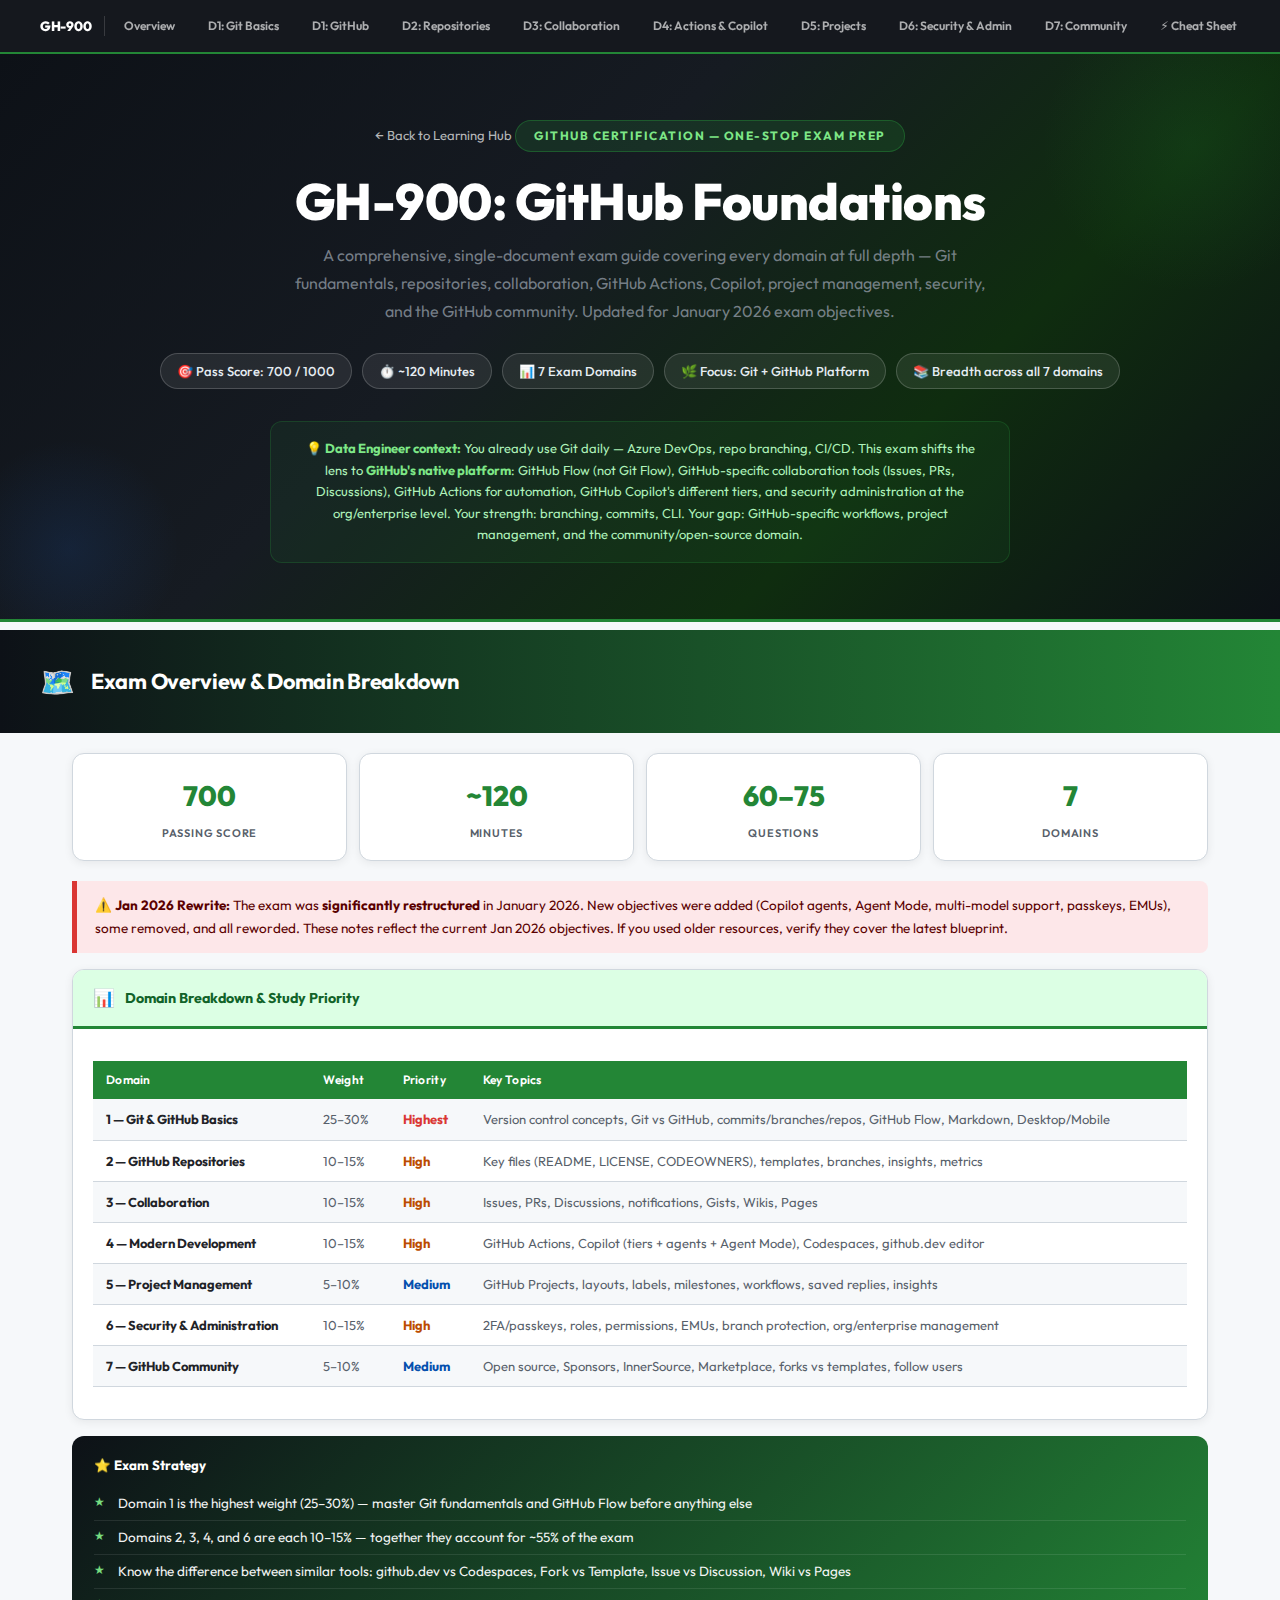
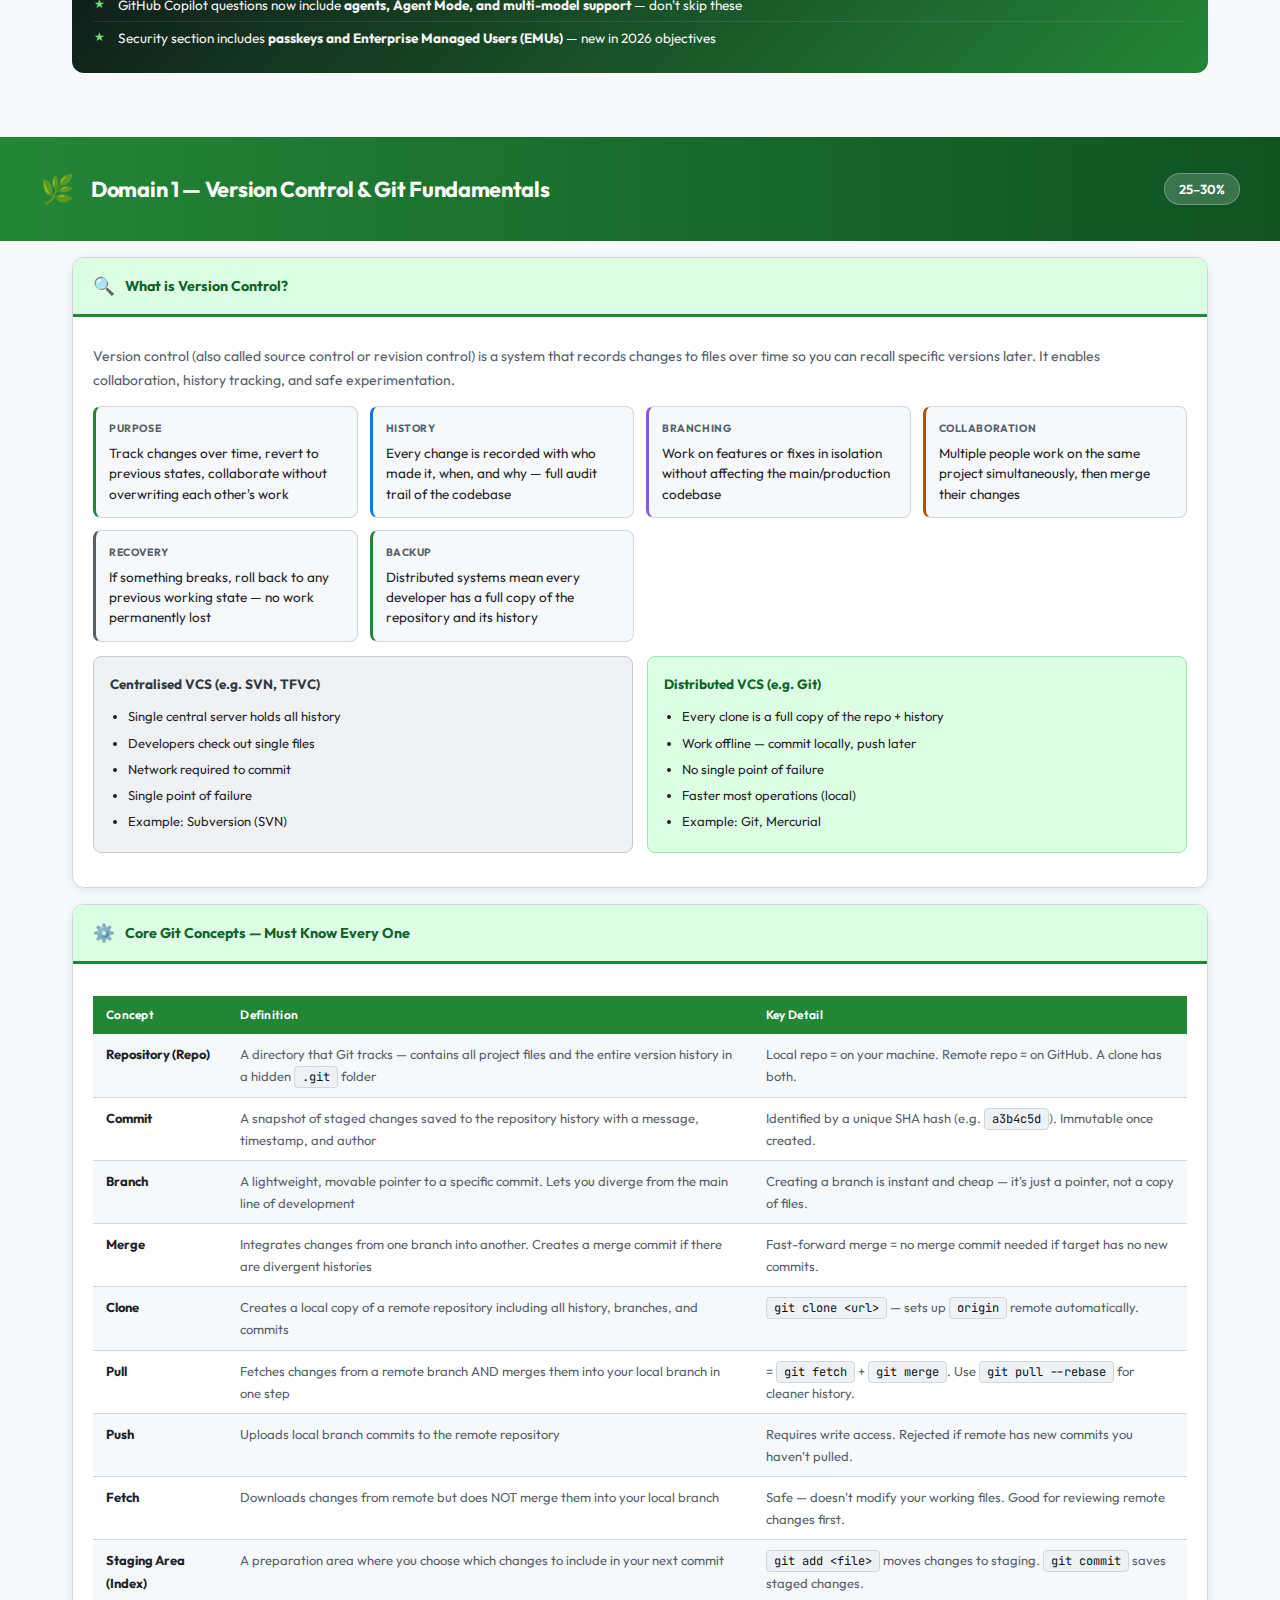
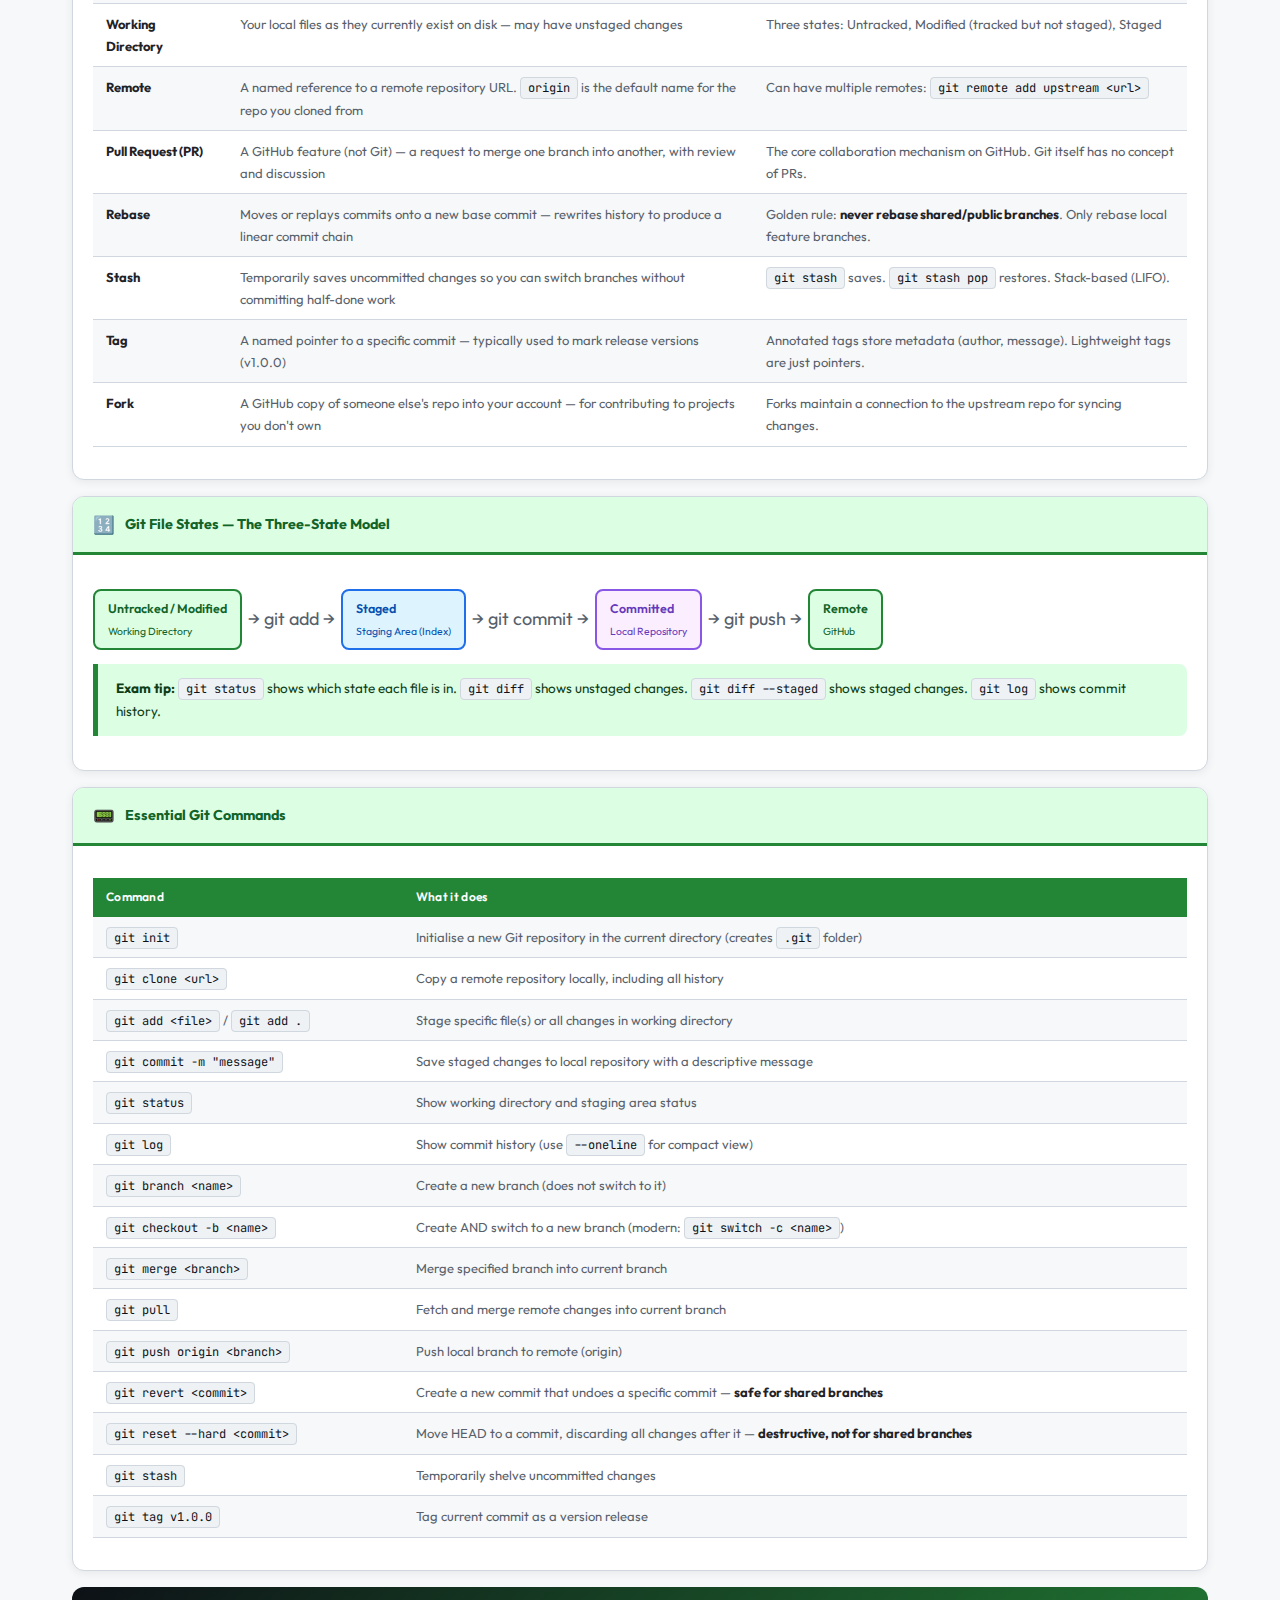
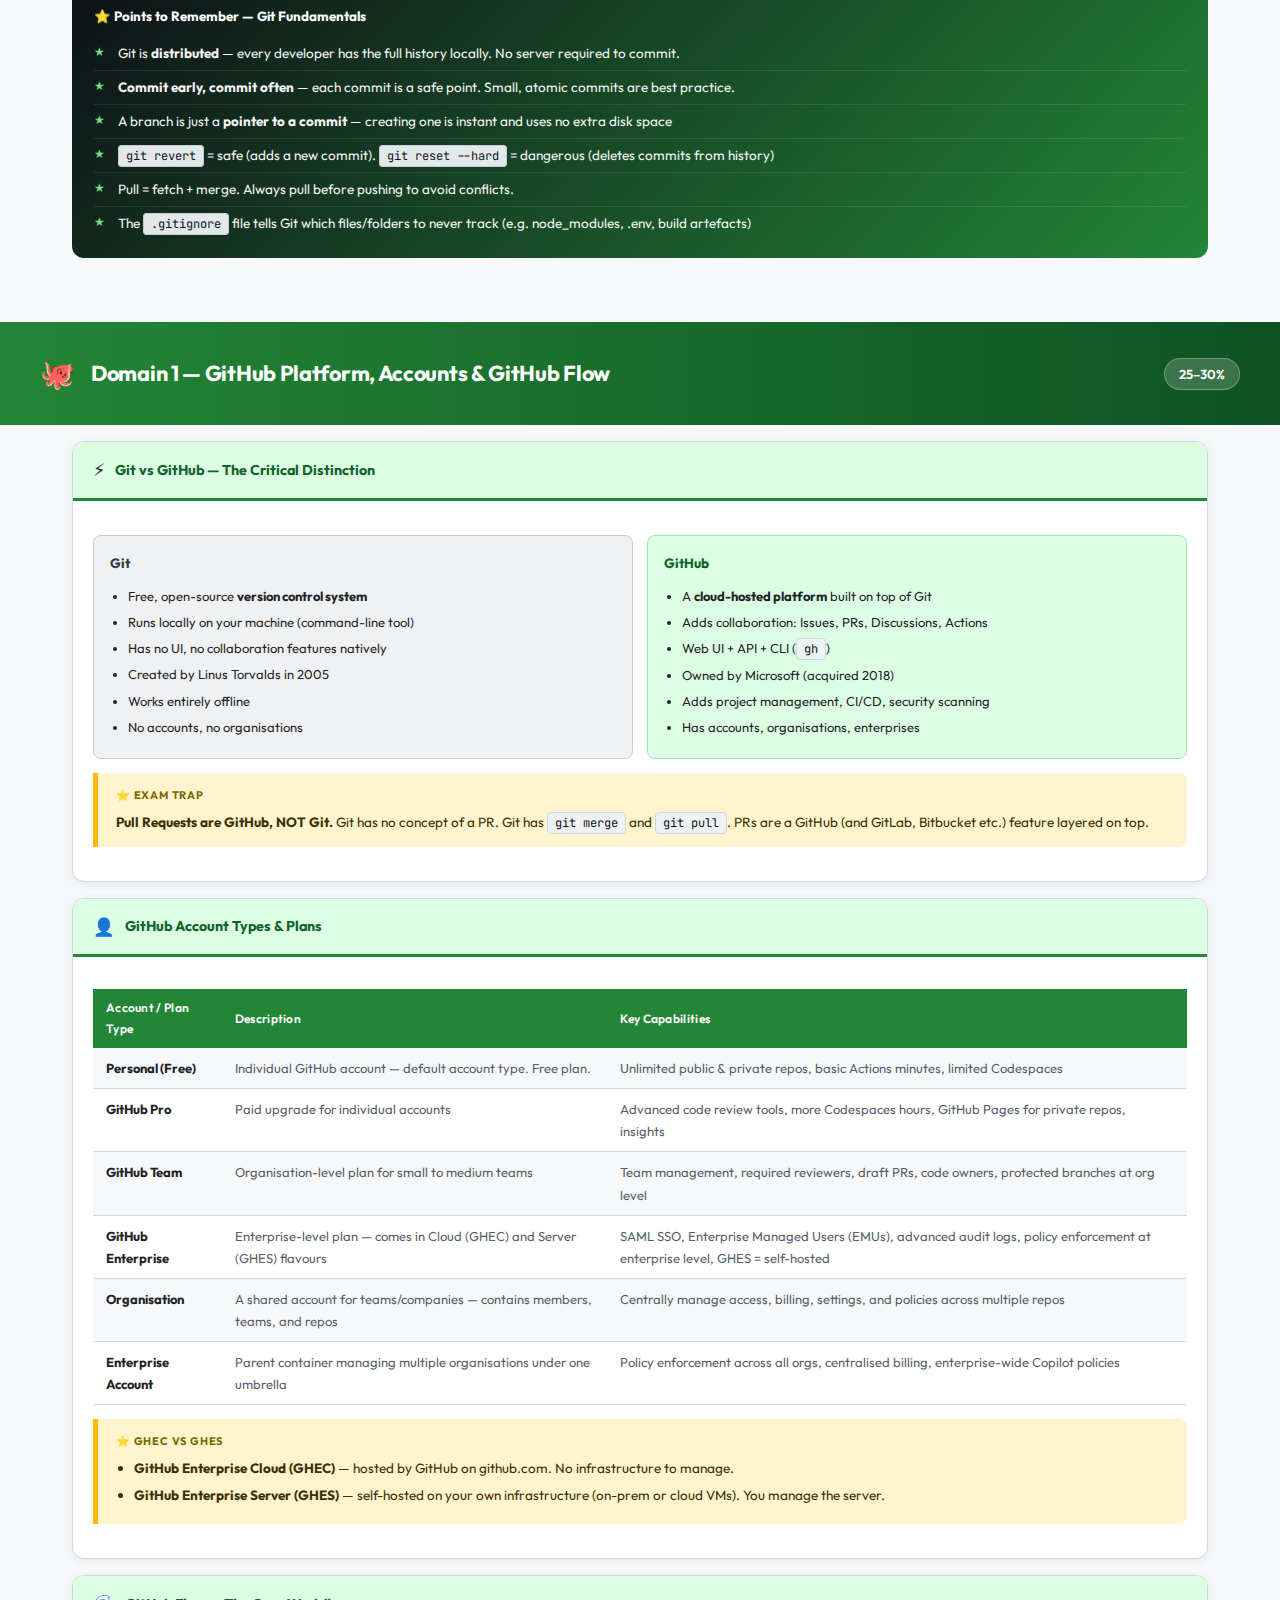
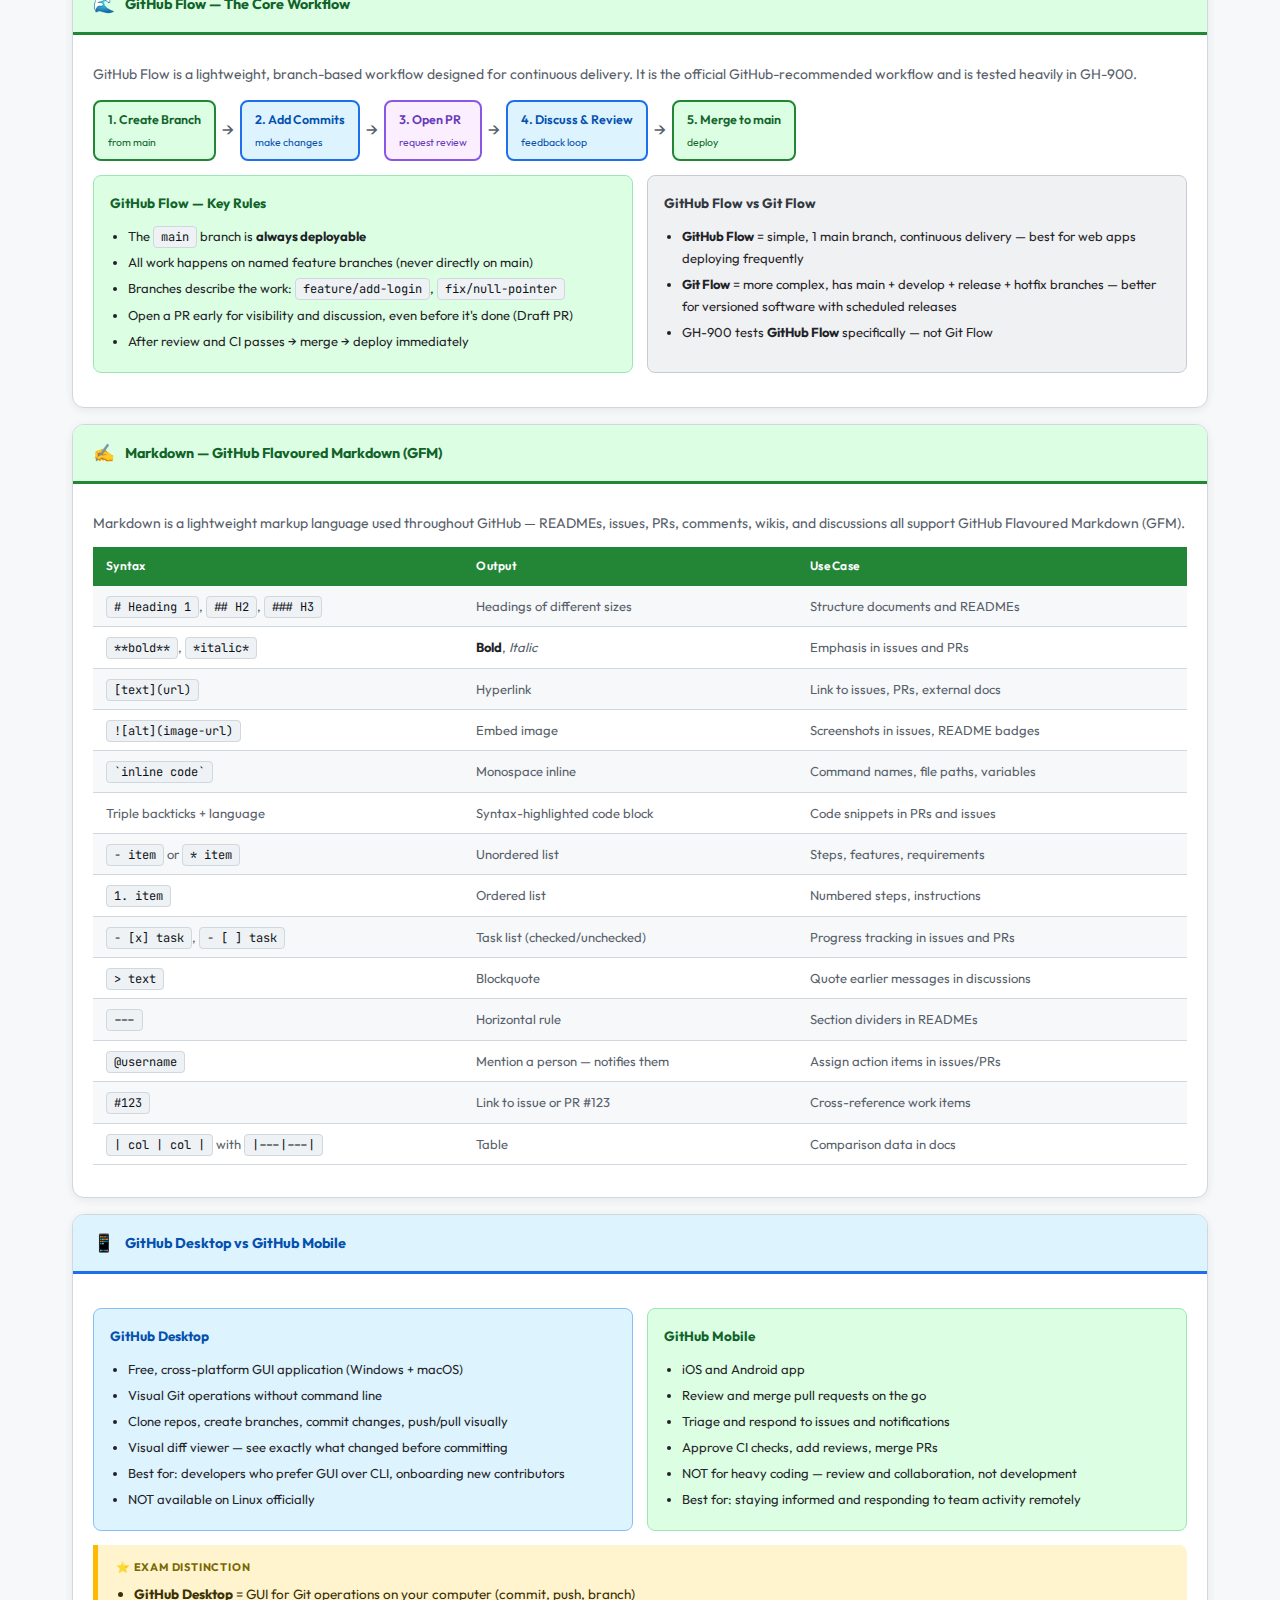
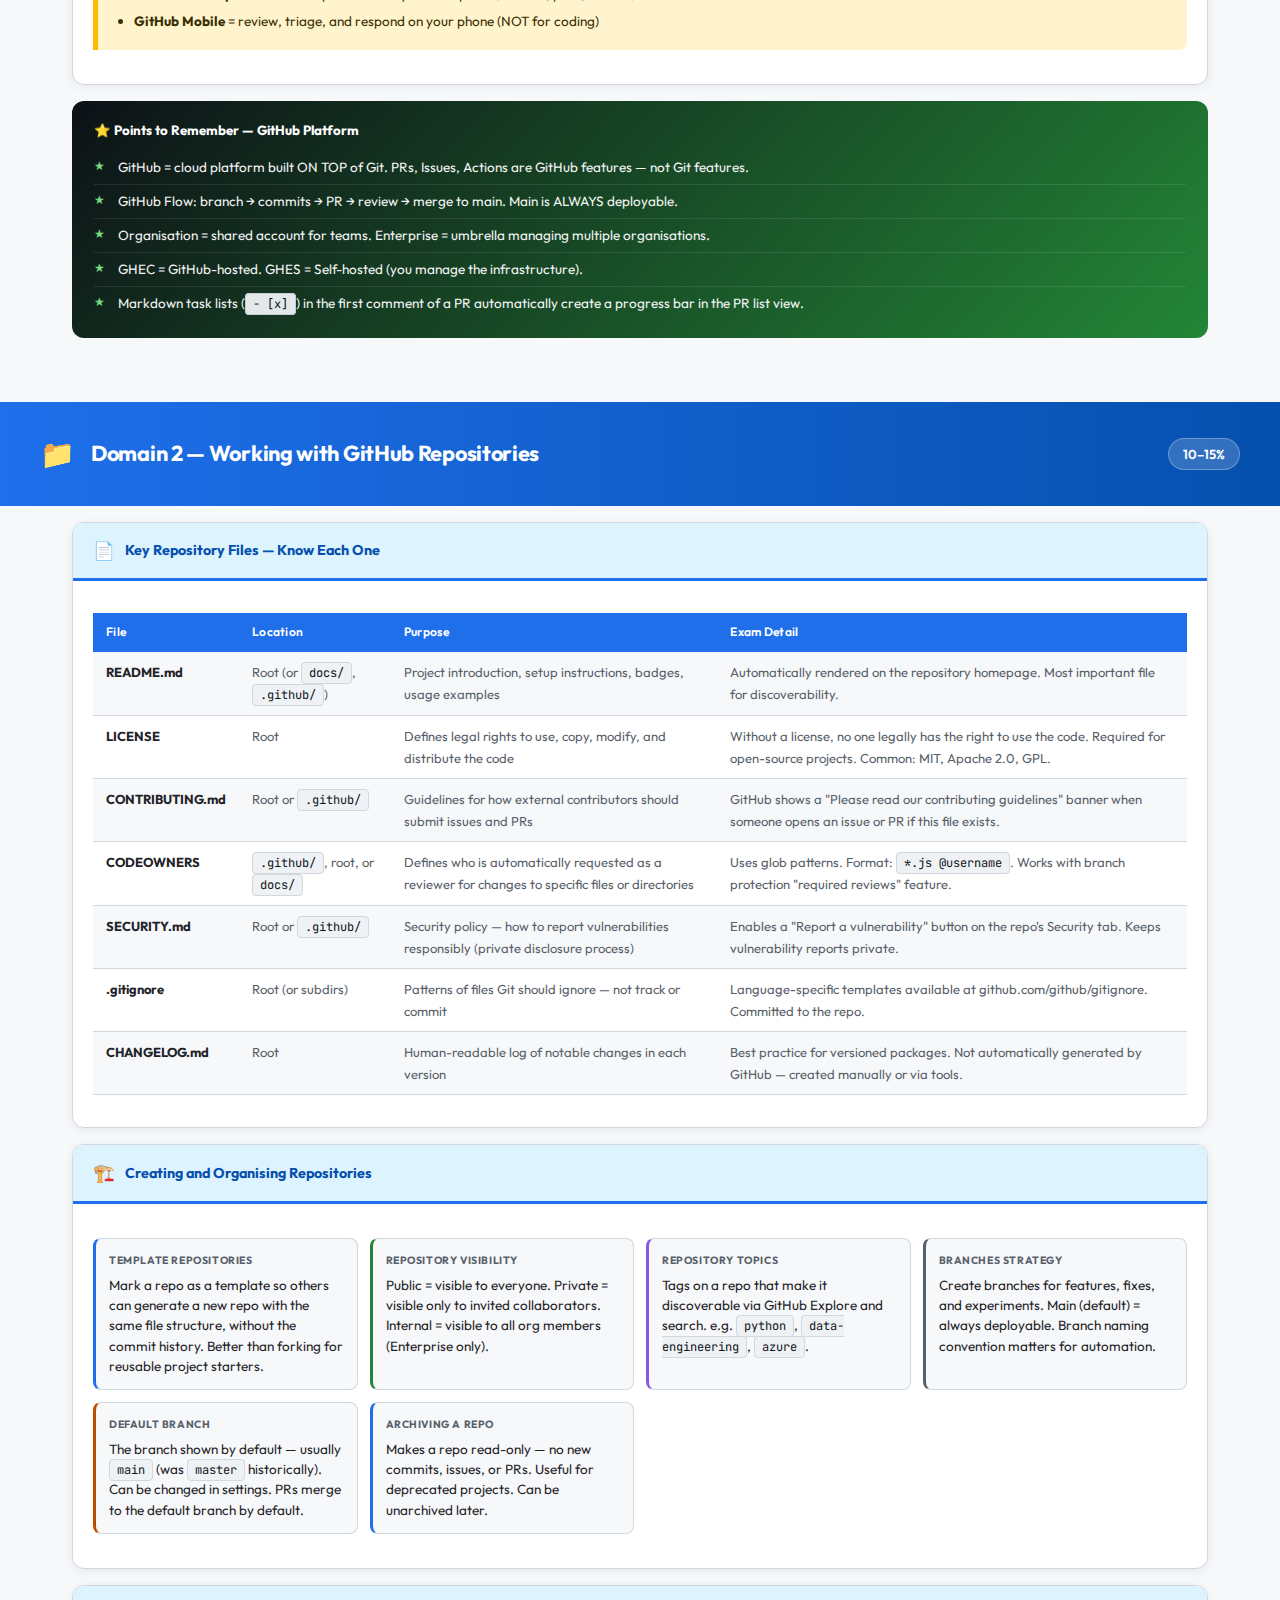
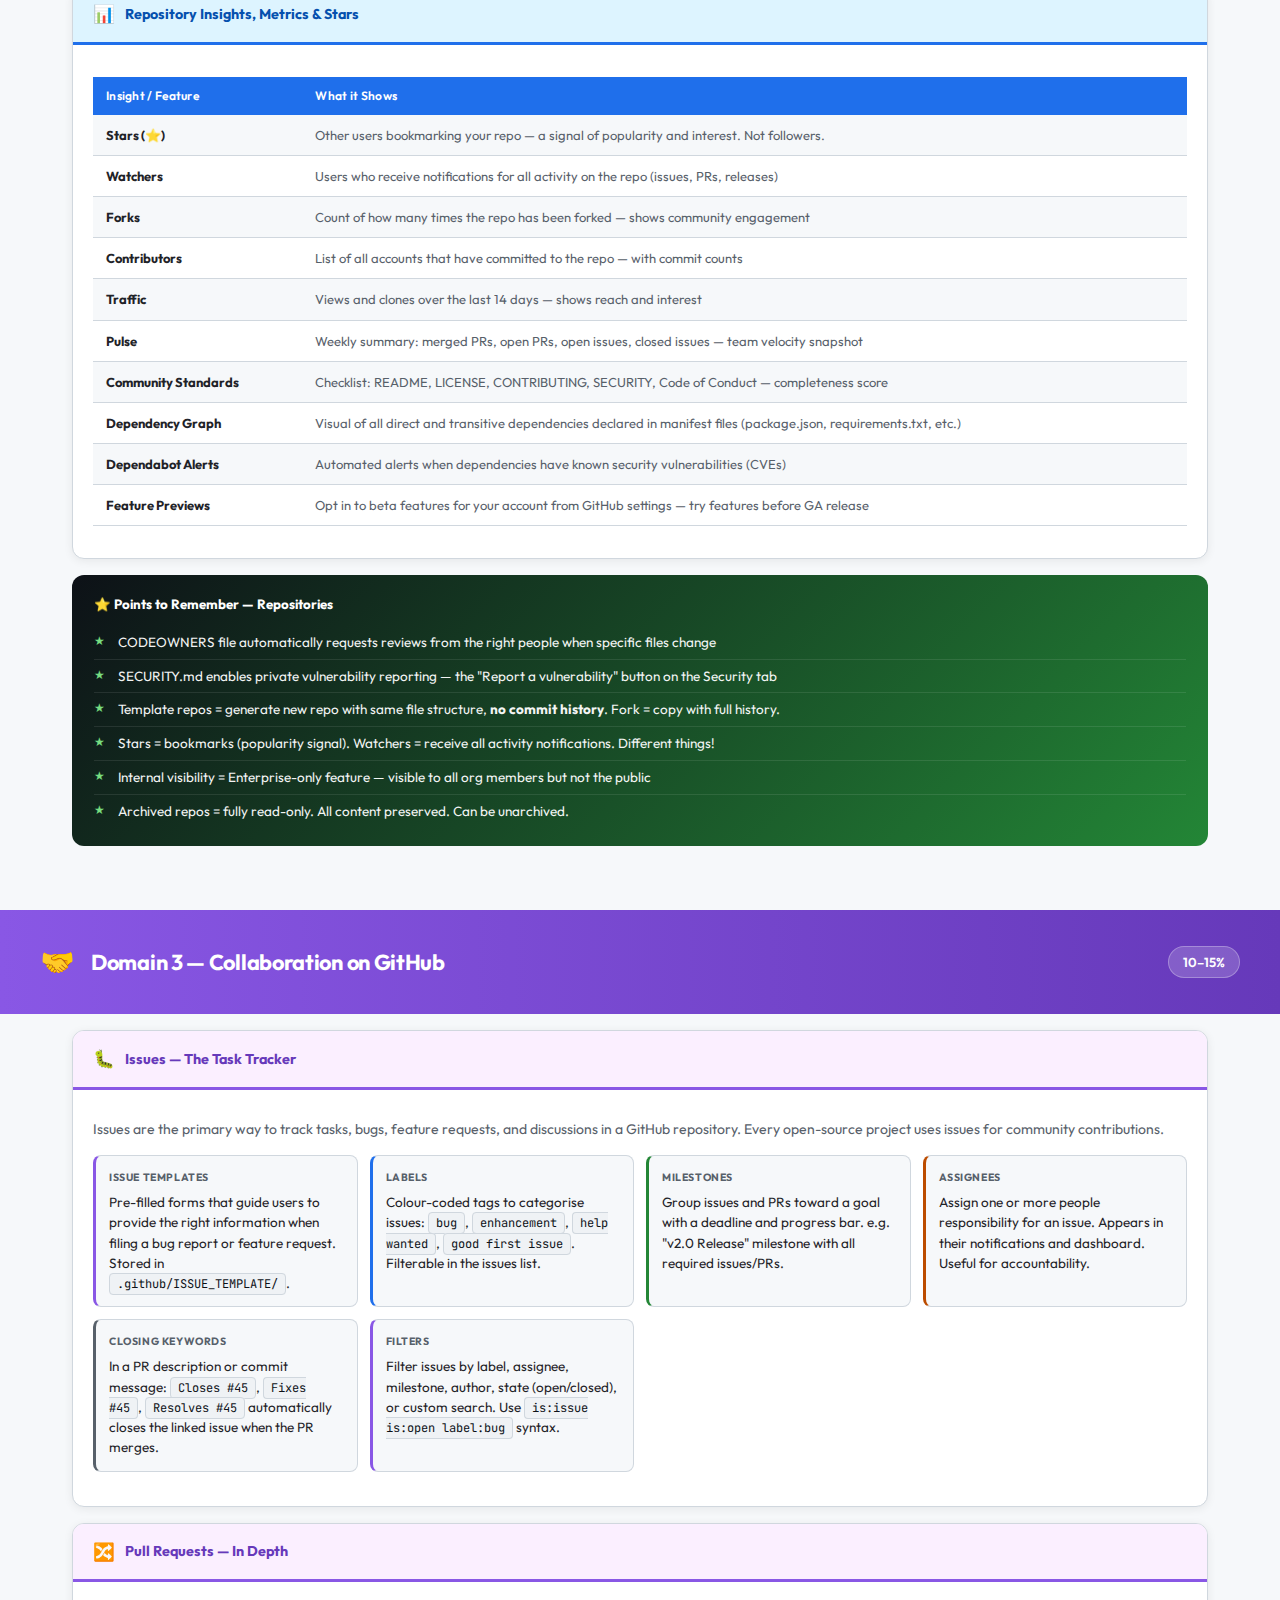
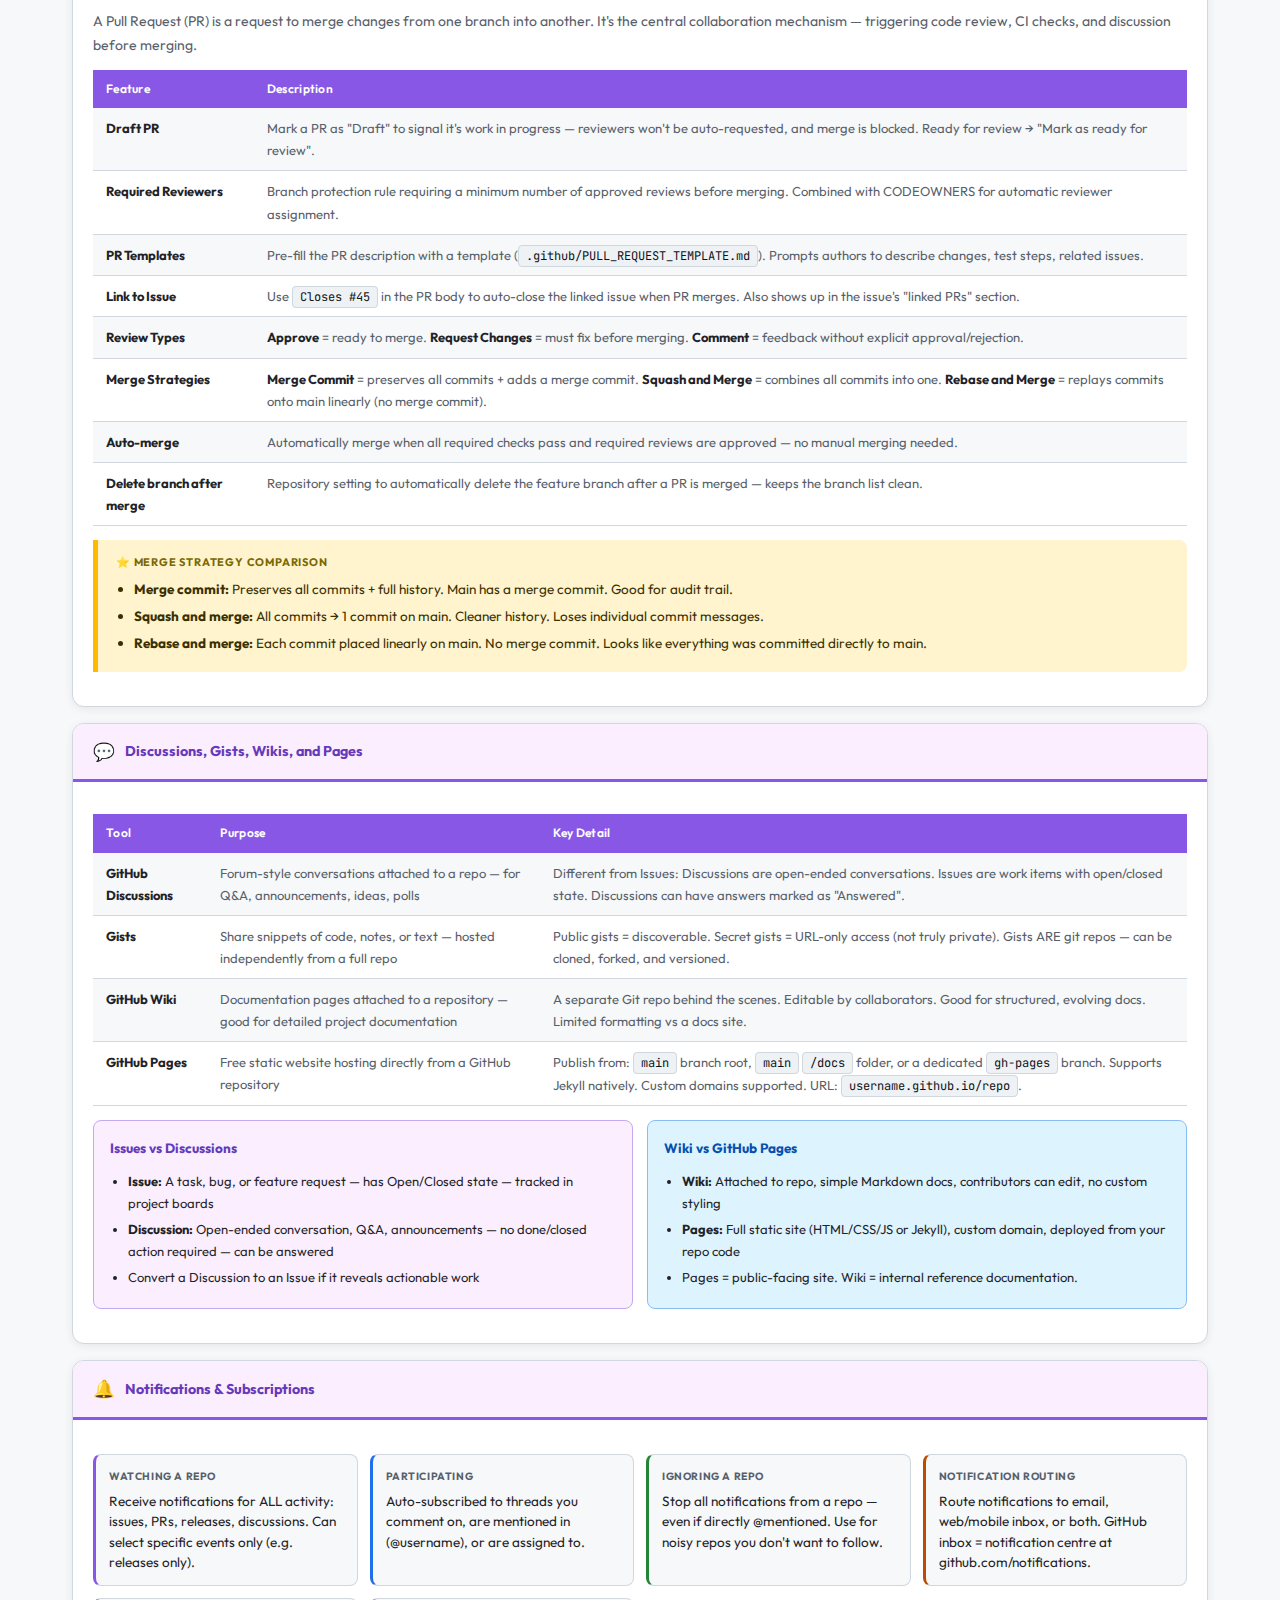
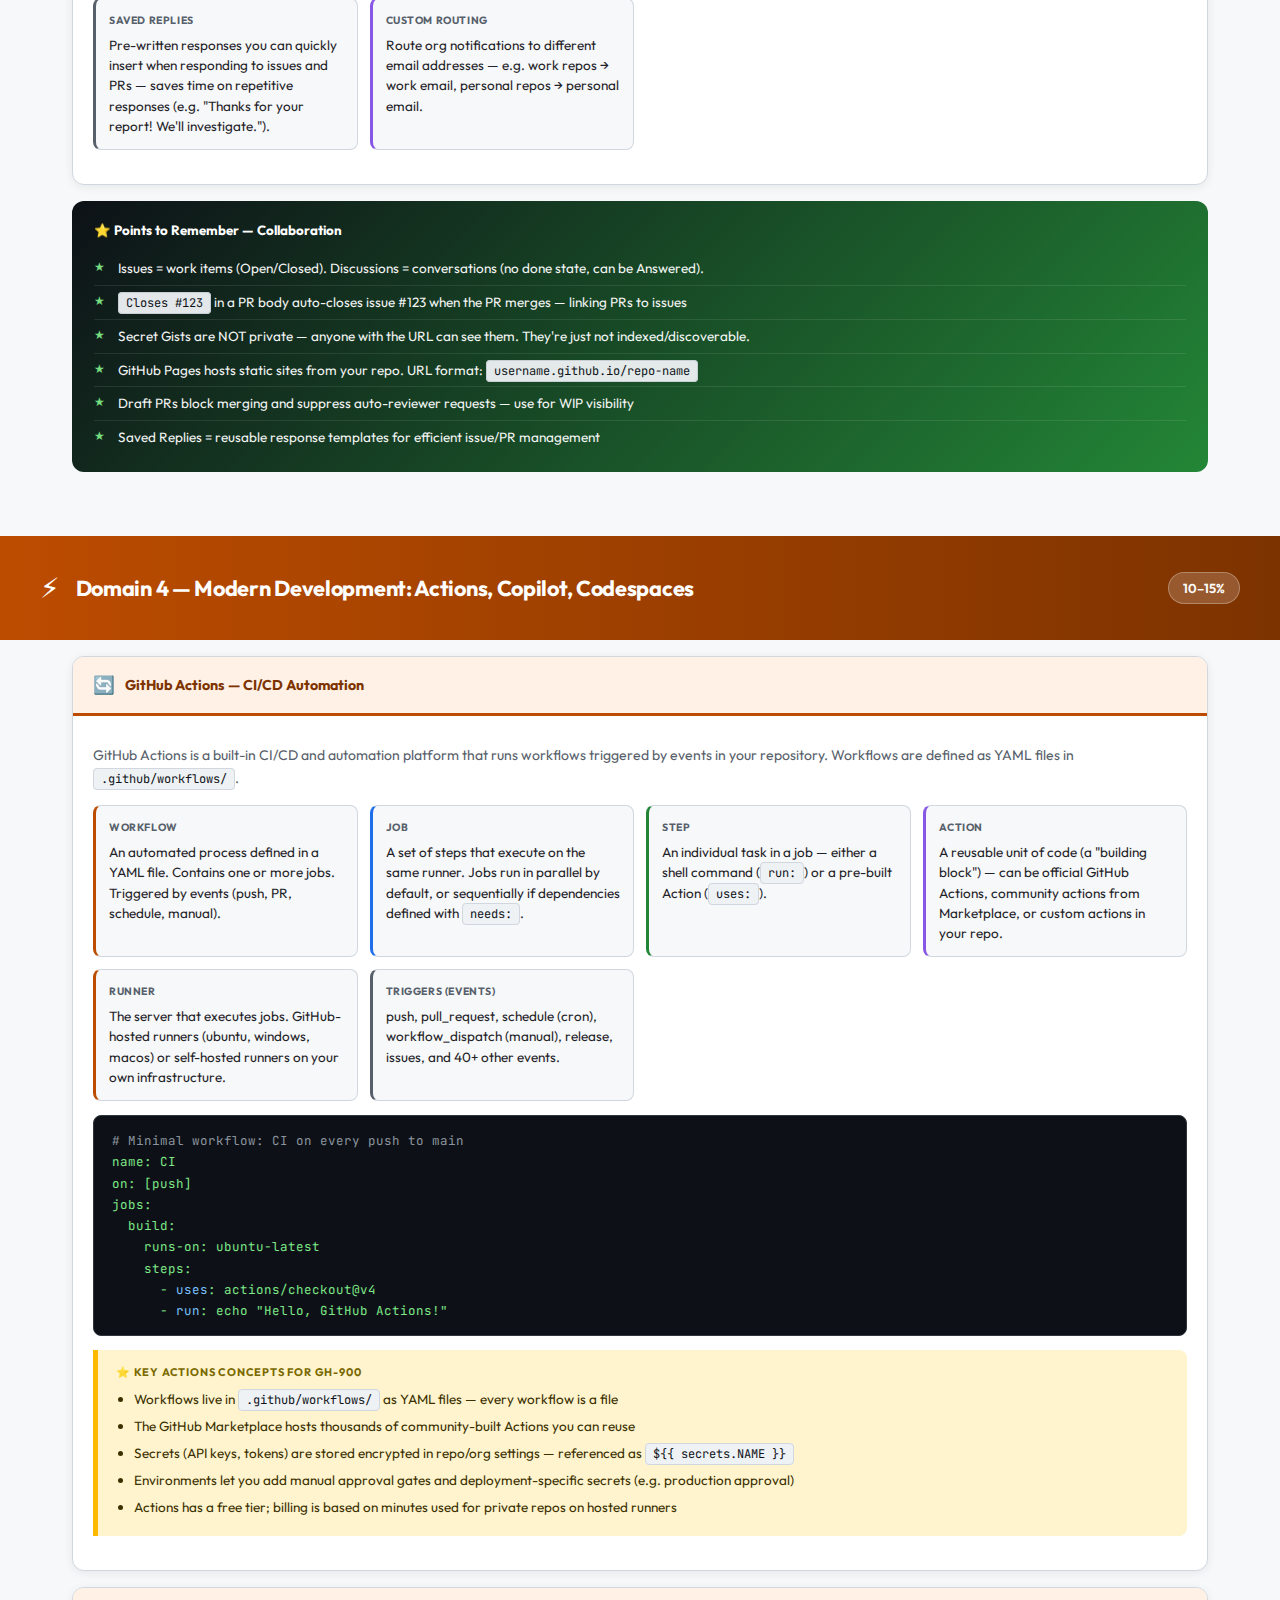
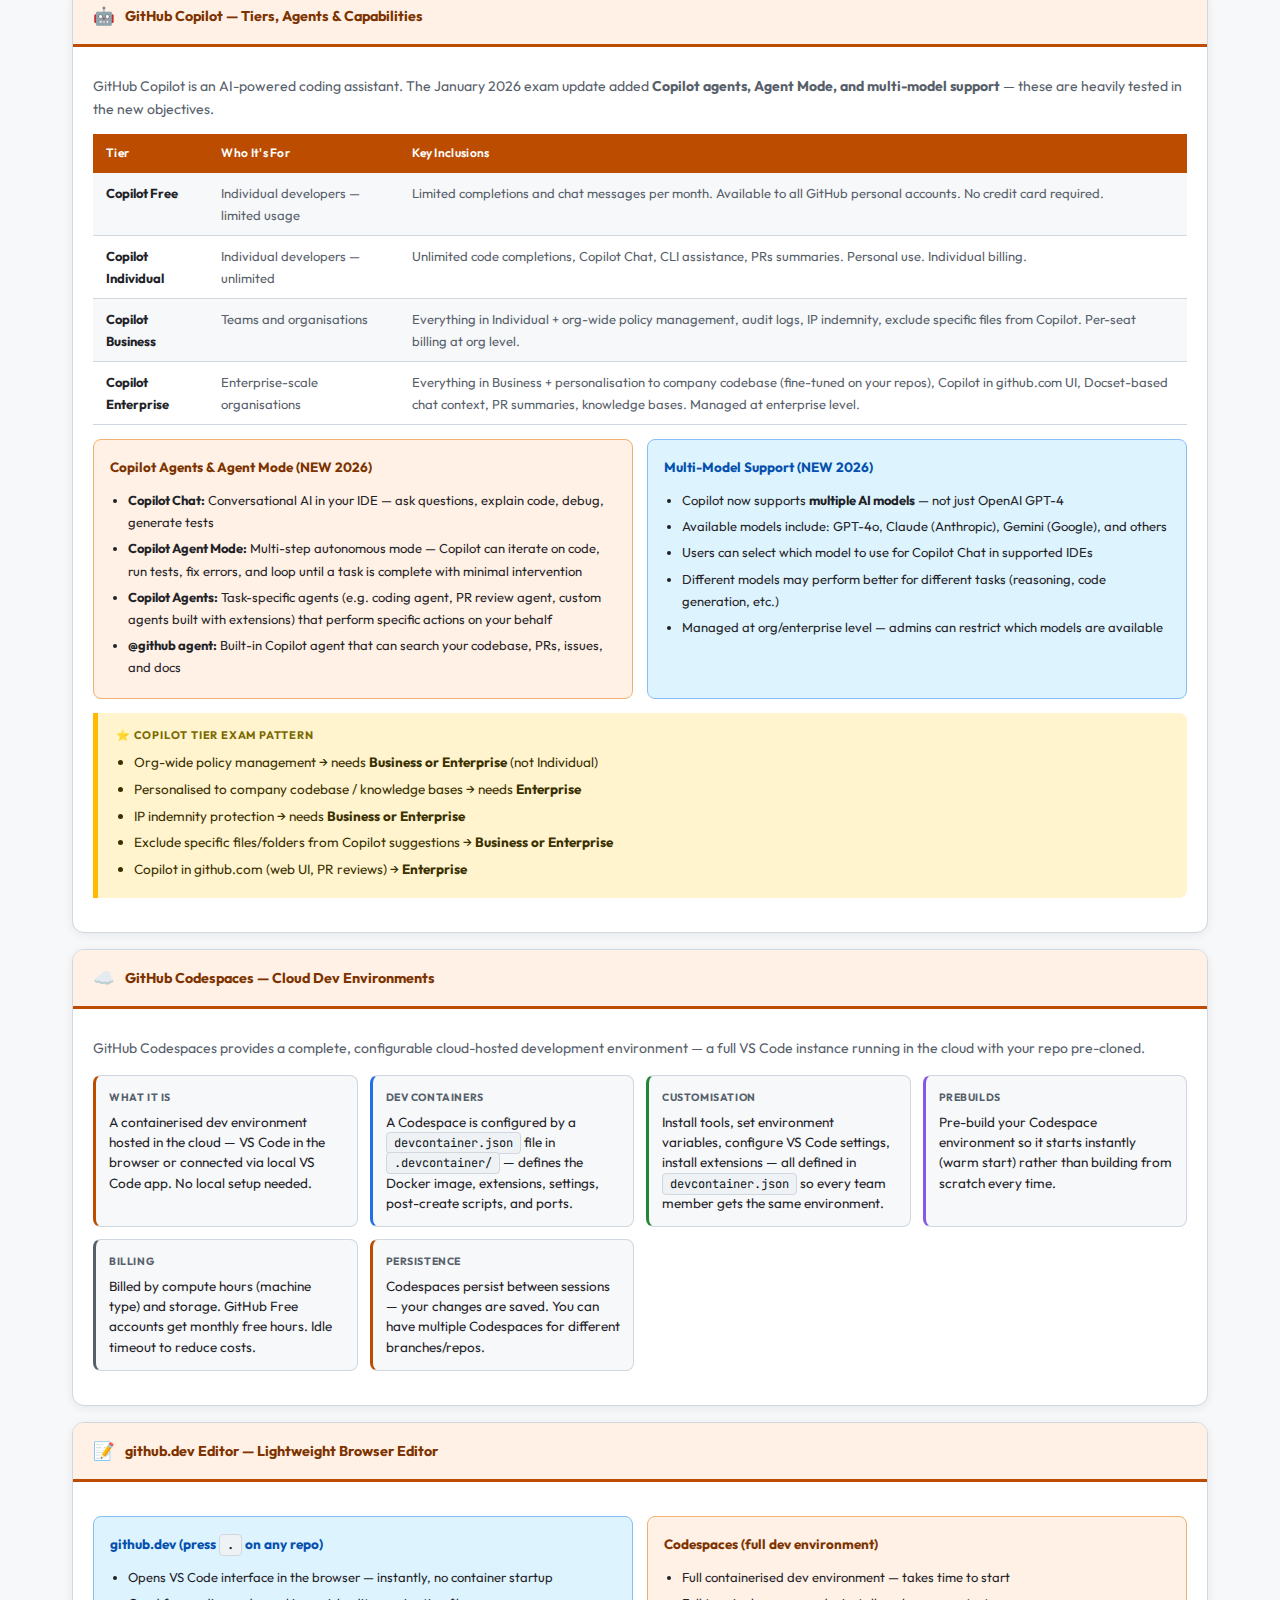
<file: notes/gh-900/index.html>
<!DOCTYPE html>
<html lang="en">
<head>
<meta charset="UTF-8">
<meta name="viewport" content="width=device-width, initial-scale=1.0">
<title>GH-900 Complete Exam Guide — GitHub Foundations</title>
<style>
  @import url('https://fonts.googleapis.com/css2?family=Outfit:wght@300;400;500;600;700;800&family=JetBrains+Mono:wght@400;500&display=swap');

  :root {
    --gh-black: #0d1117;
    --gh-dark: #161b22;
    --gh-card: #21262d;
    --gh-green: #238636;
    --gh-green-light: #dcffe4;
    --gh-blue: #1f6feb;
    --gh-blue-light: #ddf4ff;
    --gh-purple: #8957e5;
    --gh-purple-light: #fbefff;
    --gh-orange: #bc4c00;
    --gh-orange-light: #fff1e5;
    --gh-red: #da3633;
    --gh-border: #30363d;
    --gh-text: #e6edf3;
    --gh-muted: #8b949e;
    --exam-yellow: #FFF4CE;
    --exam-border: #FFB900;
    --warn-bg: #FDE7E9;
    --warn-border: #da3633;
    --bg: #F6F8FA;
    --card: #FFFFFF;
    --text: #1F2328;
    --sub: #57606A;
    --border: #D0D7DE;
    --shadow: 0 2px 10px rgba(0,0,0,0.07);
    --radius: 12px;
    --radius-sm: 8px;
  }

  * { box-sizing: border-box; margin: 0; padding: 0; }
  html { scroll-behavior: smooth; }
  body { font-family: 'Outfit', 'Segoe UI', system-ui, sans-serif; background: var(--bg); color: var(--text); line-height: 1.7; font-size: 14px; -webkit-font-smoothing: antialiased; }
  a { color: var(--gh-blue); text-decoration: none; }
  code { font-family: 'JetBrains Mono', monospace; background: #EFF2F5; padding: 2px 7px; border-radius: 4px; font-size: 12px; color: var(--gh-black); border: 1px solid var(--border); }

  /* ===== STICKY NAV ===== */
  .sticky-nav { position: sticky; top: 0; background: rgba(13,17,23,0.97); backdrop-filter: blur(8px); z-index: 100; padding: 0 32px; border-bottom: 2px solid var(--gh-green); }
  .sticky-nav-inner { max-width: 1200px; margin: 0 auto; display: flex; align-items: center; height: 52px; gap: 5px; overflow-x: auto; scrollbar-width: none; }
  .sticky-nav-inner::-webkit-scrollbar { display: none; }
  .nav-tag { white-space: nowrap; padding: 5px 13px; border-radius: 50px; font-size: 12px; font-weight: 600; color: rgba(255,255,255,0.65); transition: all 0.2s; border: 1px solid transparent; cursor: pointer; text-decoration: none; display: inline-block; }
  .nav-tag:hover { color: white; border-color: rgba(255,255,255,0.25); background: rgba(255,255,255,0.08); }
  .nav-logo { font-weight: 800; color: white; font-size: 13.5px; margin-right: 8px; white-space: nowrap; flex-shrink: 0; letter-spacing: -0.3px; }
  .nav-sep { width: 1px; height: 20px; background: rgba(255,255,255,0.15); flex-shrink: 0; }

  /* ===== COVER ===== */
  .cover { background: linear-gradient(135deg, #0d1117 0%, #161b22 40%, #0f2d0f 70%, #0d1117 100%); color: var(--gh-text); padding: 64px 40px 56px; text-align: center; position: relative; overflow: hidden; border-bottom: 3px solid var(--gh-green); }
  .cover::before { content: ''; position: absolute; top: -60px; right: -60px; width: 300px; height: 300px; border-radius: 50%; background: radial-gradient(circle, rgba(35,134,54,0.15) 0%, transparent 70%); }
  .cover::after { content: ''; position: absolute; bottom: -40px; left: -40px; width: 220px; height: 220px; border-radius: 50%; background: radial-gradient(circle, rgba(31,111,235,0.12) 0%, transparent 70%); }
  .cover .pill-top { display: inline-block; background: rgba(35,134,54,0.2); border: 1px solid rgba(35,134,54,0.5); border-radius: 50px; padding: 5px 18px; font-size: 12px; font-weight: 700; letter-spacing: 1.5px; text-transform: uppercase; margin-bottom: 20px; color: #7ee787; }
  .cover h1 { font-size: clamp(2rem, 5vw, 3.2rem); font-weight: 800; line-height: 1.15; margin-bottom: 10px; letter-spacing: -0.5px; color: white; }
  .cover .subtitle { font-size: 16px; opacity: 0.82; margin-bottom: 28px; max-width: 700px; margin-left: auto; margin-right: auto; line-height: 1.75; color: var(--gh-muted); }
  .cover .pills { display: flex; justify-content: center; gap: 10px; flex-wrap: wrap; margin-bottom: 24px; }
  .cover .pill { background: rgba(255,255,255,0.08); border: 1px solid rgba(255,255,255,0.18); border-radius: 50px; padding: 6px 16px; font-size: 13px; font-weight: 500; color: var(--gh-text); }
  .cover .de-note { background: rgba(35,134,54,0.1); border: 1px solid rgba(35,134,54,0.3); border-radius: var(--radius); padding: 16px 24px; display: inline-block; font-size: 13px; max-width: 740px; line-height: 1.65; margin-top: 8px; color: #aff3bb; }
  .cover .de-note strong { color: #7ee787; }

  /* ===== CONTAINERS ===== */
  .wrap { max-width: 1200px; margin: 0 auto; padding: 0 32px 40px; }

  /* ===== DOMAIN HEADERS ===== */
  .domain-header { padding: 28px 40px; color: white; display: flex; align-items: center; gap: 16px; margin-top: 8px; }
  .domain-header .dh-icon { font-size: 2em; flex-shrink: 0; }
  .domain-header h2 { font-size: 1.55em; font-weight: 700; letter-spacing: -0.3px; }
  .domain-header .dh-badge { margin-left: auto; background: rgba(255,255,255,0.18); border: 1px solid rgba(255,255,255,0.28); border-radius: 50px; padding: 4px 14px; font-size: 13px; font-weight: 600; white-space: nowrap; }
  .dh-green { background: linear-gradient(90deg, #238636, #0f5323); }
  .dh-blue { background: linear-gradient(90deg, #1f6feb, #0550ae); }
  .dh-purple { background: linear-gradient(90deg, #8957e5, #6639ba); }
  .dh-dark { background: linear-gradient(90deg, #0d1117, #238636); }
  .dh-orange { background: linear-gradient(90deg, #bc4c00, #7d3300); }
  .dh-slate { background: linear-gradient(90deg, #32383f, #1c2128); }
  .dh-teal { background: linear-gradient(90deg, #1b7c83, #0f5258); }

  /* ===== TOPIC CARDS ===== */
  .card { background: var(--card); border-radius: var(--radius); border: 1px solid var(--border); box-shadow: var(--shadow); margin: 16px 0; overflow: hidden; }
  .card-head { background: var(--gh-blue-light); border-bottom: 3px solid var(--gh-blue); padding: 13px 20px; display: flex; align-items: center; gap: 10px; }
  .card-head.green { background: var(--gh-green-light); border-bottom-color: var(--gh-green); }
  .card-head.purple { background: var(--gh-purple-light); border-bottom-color: var(--gh-purple); }
  .card-head.orange { background: var(--gh-orange-light); border-bottom-color: var(--gh-orange); }
  .card-head.dark { background: #f0f1f3; border-bottom-color: #57606A; }
  .card-head h4 { font-size: 1.02em; font-weight: 700; color: #0550ae; }
  .card-head.green h4 { color: #116329; }
  .card-head.purple h4 { color: #6639ba; }
  .card-head.orange h4 { color: #7d3300; }
  .card-head.dark h4 { color: #32383f; }
  .card-head .ch-icon { font-size: 1.25em; }
  .card-body { padding: 20px; }
  p.body-text { font-size: 14px; margin: 8px 0 12px; color: var(--sub); line-height: 1.7; }

  /* ===== TABLES ===== */
  table { width: 100%; border-collapse: collapse; font-size: 13px; margin: 12px 0; }
  table th { background: var(--gh-black); color: white; padding: 9px 13px; text-align: left; font-size: 12px; font-weight: 600; letter-spacing: 0.3px; }
  table.green th { background: var(--gh-green); }
  table.blue th { background: var(--gh-blue); }
  table.purple th { background: var(--gh-purple); }
  table.orange th { background: var(--gh-orange); }
  table.slate th { background: #32383f; }
  table td { padding: 9px 13px; border-bottom: 1px solid var(--border); vertical-align: top; color: var(--sub); }
  table tr:nth-child(even) td { background: #F6F8FA; }
  table td strong { color: var(--text); }

  /* ===== INFO GRIDS ===== */
  .info-grid { display: grid; grid-template-columns: repeat(auto-fit, minmax(210px, 1fr)); gap: 12px; margin: 14px 0; }
  .info-box { background: var(--bg); border: 1px solid var(--border); border-radius: var(--radius-sm); padding: 13px; }
  .info-box .lbl { font-size: 10.5px; font-weight: 700; text-transform: uppercase; letter-spacing: 0.6px; color: var(--sub); margin-bottom: 5px; }
  .info-box .val { font-size: 13.5px; color: var(--text); line-height: 1.5; }
  .info-box.accent-green { border-left: 3px solid var(--gh-green); }
  .info-box.accent-blue { border-left: 3px solid var(--gh-blue); }
  .info-box.accent-purple { border-left: 3px solid var(--gh-purple); }
  .info-box.accent-orange { border-left: 3px solid var(--gh-orange); }
  .info-box.accent-red { border-left: 3px solid var(--gh-red); }
  .info-box.accent-slate { border-left: 3px solid #57606A; }

  /* ===== EXAM STATS ===== */
  .exam-stats { display: grid; grid-template-columns: repeat(4, 1fr); gap: 12px; margin: 20px 0; }
  .stat-box { background: var(--card); border: 1px solid var(--border); border-radius: var(--radius); padding: 18px; text-align: center; box-shadow: var(--shadow); }
  .stat-box .num { font-size: 2em; font-weight: 800; color: var(--gh-green); }
  .stat-box .label { font-size: 11px; font-weight: 600; color: var(--sub); text-transform: uppercase; letter-spacing: 0.8px; margin-top: 4px; }

  /* ===== CALLOUT BOXES ===== */
  .exam-tip { background: var(--exam-yellow); border-left: 5px solid var(--exam-border); border-radius: 0 var(--radius-sm) var(--radius-sm) 0; padding: 13px 18px; margin: 14px 0; }
  .exam-tip .tip-label { font-size: 11px; font-weight: 700; text-transform: uppercase; letter-spacing: 0.8px; color: #7A6800; margin-bottom: 6px; }
  .exam-tip ul, .exam-tip p { font-size: 13.5px; color: #3A3000; }
  .exam-tip ul { padding-left: 18px; }
  .exam-tip li { margin: 4px 0; }

  .tip-box { background: var(--gh-green-light); border-left: 5px solid var(--gh-green); border-radius: 0 var(--radius-sm) var(--radius-sm) 0; padding: 13px 18px; margin: 14px 0; }
  .tip-box p, .tip-box ul { font-size: 13.5px; color: #0f3d17; }
  .tip-box ul { padding-left: 18px; }
  .tip-box li { margin: 4px 0; }

  .warn-box { background: var(--warn-bg); border-left: 5px solid var(--warn-border); border-radius: 0 var(--radius-sm) var(--radius-sm) 0; padding: 13px 18px; margin: 14px 0; }
  .warn-box p, .warn-box ul { font-size: 13.5px; color: #5A0000; }
  .warn-box ul { padding-left: 18px; }
  .warn-box li { margin: 4px 0; }

  /* ===== POINTS TO REMEMBER ===== */
  .ptr { background: linear-gradient(135deg, #0d1117 0%, #238636 100%); color: white; border-radius: var(--radius); padding: 18px 22px; margin: 16px 0; }
  .ptr h4 { font-size: 0.95em; font-weight: 700; margin-bottom: 10px; }
  .ptr ul { list-style: none; padding: 0; }
  .ptr ul li { padding: 5px 0 5px 24px; font-size: 13.5px; position: relative; opacity: 0.95; border-bottom: 1px solid rgba(255,255,255,0.1); }
  .ptr ul li:last-child { border-bottom: none; }
  .ptr ul li::before { content: "★"; position: absolute; left: 0; color: #7ee787; font-size: 12px; }

  /* ===== COMPARE GRIDS ===== */
  .compare-grid { display: grid; grid-template-columns: 1fr 1fr; gap: 14px; margin: 14px 0; }
  .three-col { display: grid; grid-template-columns: 1fr 1fr 1fr; gap: 14px; margin: 14px 0; }
  .compare-box { border-radius: var(--radius-sm); padding: 16px; border: 1px solid var(--border); }
  .compare-box.green { background: var(--gh-green-light); border-color: #9be6b4; }
  .compare-box.blue { background: var(--gh-blue-light); border-color: #89bef5; }
  .compare-box.purple { background: var(--gh-purple-light); border-color: #c4a8f0; }
  .compare-box.orange { background: var(--gh-orange-light); border-color: #f0b070; }
  .compare-box.slate { background: #f0f1f3; border-color: #c8ccd0; }
  .compare-box h4 { font-size: 13.5px; font-weight: 700; margin-bottom: 10px; }
  .compare-box.green h4 { color: #116329; }
  .compare-box.blue h4 { color: #0550ae; }
  .compare-box.purple h4 { color: #6639ba; }
  .compare-box.orange h4 { color: #7d3300; }
  .compare-box.slate h4 { color: #32383f; }
  .compare-box ul { padding-left: 18px; font-size: 13px; }
  .compare-box ul li { margin: 4px 0; }

  /* ===== CHEAT SHEET ===== */
  .cheat-bg { background: linear-gradient(135deg, #0d1117 0%, #0f2d0f 50%, #161b22 100%); color: white; border-radius: 14px; padding: 28px; margin: 20px 0; border: 1px solid rgba(35,134,54,0.3); }
  .cheat-bg h3 { font-size: 1.2em; margin-bottom: 18px; color: #7ee787; }
  .cs-grid { display: grid; grid-template-columns: repeat(auto-fit, minmax(220px, 1fr)); gap: 10px; }
  .cs-item { background: rgba(255,255,255,0.05); border: 1px solid rgba(255,255,255,0.1); border-radius: var(--radius-sm); padding: 12px; font-size: 13px; color: #cdd9e5; }
  .cs-item strong { display: block; margin-bottom: 4px; color: #7ee787; font-size: 11px; text-transform: uppercase; letter-spacing: 0.5px; }

  /* ===== TRAPS BOX ===== */
  .traps-card { background: white; border-radius: var(--radius); border: 1px solid var(--border); overflow: hidden; margin: 16px 0; box-shadow: var(--shadow); }
  .traps-card .traps-head { background: linear-gradient(90deg, #da3633, #bc4c00); padding: 13px 20px; display: flex; align-items: center; gap: 10px; color: white; }
  .traps-card .traps-head h4 { font-size: 1em; font-weight: 700; }
  .traps-card .traps-body { padding: 20px; }
  .trap { padding: 10px 0; border-bottom: 1px solid #F3F3F3; font-size: 13.5px; }
  .trap:last-child { border-bottom: none; padding-bottom: 0; }
  .false { color: var(--gh-red); font-weight: 700; }
  .correct { color: var(--gh-green); font-weight: 600; }

  /* ===== MUST-KNOW GRID ===== */
  .must-know-grid { display: grid; grid-template-columns: repeat(auto-fit, minmax(290px, 1fr)); gap: 12px; margin: 14px 0; }
  .must-know-item { background: var(--bg); border: 1px solid var(--border); border-radius: var(--radius-sm); padding: 12px 14px; }
  .mk-q { font-size: 11px; font-weight: 700; color: var(--sub); text-transform: uppercase; letter-spacing: 0.5px; margin-bottom: 4px; }
  .mk-a { font-size: 13.5px; color: var(--text); }

  ul.std { padding-left: 20px; font-size: 14px; }
  ul.std li { margin: 5px 0; color: var(--sub); }
  ol.std { padding-left: 20px; font-size: 13.5px; }
  ol.std li { margin: 6px 0; color: var(--sub); }
  hr.div { border: none; border-top: 2px solid var(--border); margin: 28px 0; }

  .back-btn { display: inline-flex; align-items: center; gap: 6px; font-size: 13px; color: rgba(255,255,255,0.7); padding: 6px 0; text-decoration: none; }
  .back-btn:hover { color: white; }

  /* ===== FLOW DIAGRAM ===== */
  .flow { display: flex; align-items: center; flex-wrap: wrap; gap: 6px; margin: 14px 0; }
  .flow-step { background: var(--gh-blue-light); border: 2px solid var(--gh-blue); border-radius: var(--radius-sm); padding: 7px 13px; font-size: 12.5px; font-weight: 600; color: #0550ae; }
  .flow-step.green { background: var(--gh-green-light); border-color: var(--gh-green); color: #116329; }
  .flow-step.purple { background: var(--gh-purple-light); border-color: var(--gh-purple); color: #6639ba; }
  .flow-arrow { font-size: 18px; color: var(--sub); }

  /* ===== COMMAND BLOCK ===== */
  .cmd-block { background: #0d1117; border: 1px solid var(--gh-border); border-radius: var(--radius-sm); padding: 14px 18px; margin: 12px 0; font-family: 'JetBrains Mono', monospace; font-size: 12.5px; color: #7ee787; overflow-x: auto; }
  .cmd-block .cmd-comment { color: #8b949e; }
  .cmd-block .cmd-keyword { color: #79c0ff; }

  @media (max-width: 768px) {
    .exam-stats { grid-template-columns: repeat(2, 1fr); }
    .compare-grid, .three-col { grid-template-columns: 1fr; }
    .wrap { padding: 0 18px 32px; }
    .cover { padding: 48px 20px 40px; }
    .domain-header { padding: 22px 24px; }
  }
</style>
</head>
<body>

<!-- STICKY NAV -->
<div class="sticky-nav">
  <div class="sticky-nav-inner">
    <span class="nav-logo">GH-900</span>
    <div class="nav-sep"></div>
    <a href="#overview" class="nav-tag">Overview</a>
    <a href="#d1-git" class="nav-tag">D1: Git Basics</a>
    <a href="#d1-github" class="nav-tag">D1: GitHub</a>
    <a href="#d2-repos" class="nav-tag">D2: Repositories</a>
    <a href="#d3-collab" class="nav-tag">D3: Collaboration</a>
    <a href="#d4-modern" class="nav-tag">D4: Actions &amp; Copilot</a>
    <a href="#d5-projects" class="nav-tag">D5: Projects</a>
    <a href="#d6-security" class="nav-tag">D6: Security &amp; Admin</a>
    <a href="#d7-community" class="nav-tag">D7: Community</a>
    <a href="#cheatsheet" class="nav-tag">⚡ Cheat Sheet</a>
    <a href="#traps" class="nav-tag">⚠️ Traps</a>
  </div>
</div>

<!-- COVER -->
<div class="cover">
  <a href="../index.html" class="back-btn">← Back to Learning Hub</a>
  <div class="pill-top">GitHub Certification — One-Stop Exam Prep</div>
  <h1>GH-900: GitHub Foundations</h1>
  <div class="subtitle">A comprehensive, single-document exam guide covering every domain at full depth — Git fundamentals, repositories, collaboration, GitHub Actions, Copilot, project management, security, and the GitHub community. Updated for January 2026 exam objectives.</div>
  <div class="pills">
    <div class="pill">🎯 Pass Score: 700 / 1000</div>
    <div class="pill">⏱️ ~120 Minutes</div>
    <div class="pill">📊 7 Exam Domains</div>
    <div class="pill">🌿 Focus: Git + GitHub Platform</div>
    <div class="pill">📚 Breadth across all 7 domains</div>
  </div>
  <div class="de-note">💡 <strong>Data Engineer context:</strong> You already use Git daily — Azure DevOps, repo branching, CI/CD. This exam shifts the lens to <strong>GitHub's native platform</strong>: GitHub Flow (not Git Flow), GitHub-specific collaboration tools (Issues, PRs, Discussions), GitHub Actions for automation, GitHub Copilot's different tiers, and security administration at the org/enterprise level. Your strength: branching, commits, CLI. Your gap: GitHub-specific workflows, project management, and the community/open-source domain.</div>
</div>

<!-- ===== OVERVIEW ===== -->
<div id="overview" class="domain-header dh-dark">
  <div class="dh-icon">🗺️</div>
  <h2>Exam Overview &amp; Domain Breakdown</h2>
</div>
<div class="wrap">

  <div class="exam-stats">
    <div class="stat-box"><div class="num">700</div><div class="label">Passing Score</div></div>
    <div class="stat-box"><div class="num">~120</div><div class="label">Minutes</div></div>
    <div class="stat-box"><div class="num">60–75</div><div class="label">Questions</div></div>
    <div class="stat-box"><div class="num">7</div><div class="label">Domains</div></div>
  </div>

  <div class="warn-box">
    <p><strong>⚠️ Jan 2026 Rewrite:</strong> The exam was <strong>significantly restructured</strong> in January 2026. New objectives were added (Copilot agents, Agent Mode, multi-model support, passkeys, EMUs), some removed, and all reworded. These notes reflect the current Jan 2026 objectives. If you used older resources, verify they cover the latest blueprint.</p>
  </div>

  <div class="card">
    <div class="card-head green"><div class="ch-icon">📊</div><h4>Domain Breakdown &amp; Study Priority</h4></div>
    <div class="card-body">
      <table class="green">
        <tr><th>Domain</th><th>Weight</th><th>Priority</th><th>Key Topics</th></tr>
        <tr><td><strong>1 — Git &amp; GitHub Basics</strong></td><td>25–30%</td><td style="color:#da3633;font-weight:700">Highest</td><td>Version control concepts, Git vs GitHub, commits/branches/repos, GitHub Flow, Markdown, Desktop/Mobile</td></tr>
        <tr><td><strong>2 — GitHub Repositories</strong></td><td>10–15%</td><td style="color:#bc4c00;font-weight:700">High</td><td>Key files (README, LICENSE, CODEOWNERS), templates, branches, insights, metrics</td></tr>
        <tr><td><strong>3 — Collaboration</strong></td><td>10–15%</td><td style="color:#bc4c00;font-weight:700">High</td><td>Issues, PRs, Discussions, notifications, Gists, Wikis, Pages</td></tr>
        <tr><td><strong>4 — Modern Development</strong></td><td>10–15%</td><td style="color:#bc4c00;font-weight:700">High</td><td>GitHub Actions, Copilot (tiers + agents + Agent Mode), Codespaces, github.dev editor</td></tr>
        <tr><td><strong>5 — Project Management</strong></td><td>5–10%</td><td style="color:#0550ae;font-weight:700">Medium</td><td>GitHub Projects, layouts, labels, milestones, workflows, saved replies, insights</td></tr>
        <tr><td><strong>6 — Security &amp; Administration</strong></td><td>10–15%</td><td style="color:#bc4c00;font-weight:700">High</td><td>2FA/passkeys, roles, permissions, EMUs, branch protection, org/enterprise management</td></tr>
        <tr><td><strong>7 — GitHub Community</strong></td><td>5–10%</td><td style="color:#0550ae;font-weight:700">Medium</td><td>Open source, Sponsors, InnerSource, Marketplace, forks vs templates, follow users</td></tr>
      </table>
    </div>
  </div>

  <div class="ptr">
    <h4>⭐ Exam Strategy</h4>
    <ul>
      <li>Domain 1 is the highest weight (25–30%) — master Git fundamentals and GitHub Flow before anything else</li>
      <li>Domains 2, 3, 4, and 6 are each 10–15% — together they account for ~55% of the exam</li>
      <li>Know the difference between similar tools: github.dev vs Codespaces, Fork vs Template, Issue vs Discussion, Wiki vs Pages</li>
      <li>GitHub Copilot questions now include <strong>agents, Agent Mode, and multi-model support</strong> — don't skip these</li>
      <li>Security section includes <strong>passkeys and Enterprise Managed Users (EMUs)</strong> — new in 2026 objectives</li>
    </ul>
  </div>
</div>

<!-- ===== DOMAIN 1: GIT BASICS ===== -->
<div id="d1-git" class="domain-header dh-green">
  <div class="dh-icon">🌿</div>
  <h2>Domain 1 — Version Control &amp; Git Fundamentals</h2>
  <span class="dh-badge">25–30%</span>
</div>
<div class="wrap">

  <div class="card">
    <div class="card-head green"><div class="ch-icon">🔍</div><h4>What is Version Control?</h4></div>
    <div class="card-body">
      <p class="body-text">Version control (also called source control or revision control) is a system that records changes to files over time so you can recall specific versions later. It enables collaboration, history tracking, and safe experimentation.</p>
      <div class="info-grid">
        <div class="info-box accent-green"><div class="lbl">Purpose</div><div class="val">Track changes over time, revert to previous states, collaborate without overwriting each other's work</div></div>
        <div class="info-box accent-blue"><div class="lbl">History</div><div class="val">Every change is recorded with who made it, when, and why — full audit trail of the codebase</div></div>
        <div class="info-box accent-purple"><div class="lbl">Branching</div><div class="val">Work on features or fixes in isolation without affecting the main/production codebase</div></div>
        <div class="info-box accent-orange"><div class="lbl">Collaboration</div><div class="val">Multiple people work on the same project simultaneously, then merge their changes</div></div>
        <div class="info-box accent-slate"><div class="lbl">Recovery</div><div class="val">If something breaks, roll back to any previous working state — no work permanently lost</div></div>
        <div class="info-box accent-green"><div class="lbl">Backup</div><div class="val">Distributed systems mean every developer has a full copy of the repository and its history</div></div>
      </div>
      <div class="compare-grid" style="margin-top:14px">
        <div class="compare-box slate">
          <h4>Centralised VCS (e.g. SVN, TFVC)</h4>
          <ul><li>Single central server holds all history</li><li>Developers check out single files</li><li>Network required to commit</li><li>Single point of failure</li><li>Example: Subversion (SVN)</li></ul>
        </div>
        <div class="compare-box green">
          <h4>Distributed VCS (e.g. Git)</h4>
          <ul><li>Every clone is a full copy of the repo + history</li><li>Work offline — commit locally, push later</li><li>No single point of failure</li><li>Faster most operations (local)</li><li>Example: Git, Mercurial</li></ul>
        </div>
      </div>
    </div>
  </div>

  <div class="card">
    <div class="card-head green"><div class="ch-icon">⚙️</div><h4>Core Git Concepts — Must Know Every One</h4></div>
    <div class="card-body">
      <table class="green">
        <tr><th>Concept</th><th>Definition</th><th>Key Detail</th></tr>
        <tr><td><strong>Repository (Repo)</strong></td><td>A directory that Git tracks — contains all project files and the entire version history in a hidden <code>.git</code> folder</td><td>Local repo = on your machine. Remote repo = on GitHub. A clone has both.</td></tr>
        <tr><td><strong>Commit</strong></td><td>A snapshot of staged changes saved to the repository history with a message, timestamp, and author</td><td>Identified by a unique SHA hash (e.g. <code>a3b4c5d</code>). Immutable once created.</td></tr>
        <tr><td><strong>Branch</strong></td><td>A lightweight, movable pointer to a specific commit. Lets you diverge from the main line of development</td><td>Creating a branch is instant and cheap — it's just a pointer, not a copy of files.</td></tr>
        <tr><td><strong>Merge</strong></td><td>Integrates changes from one branch into another. Creates a merge commit if there are divergent histories</td><td>Fast-forward merge = no merge commit needed if target has no new commits.</td></tr>
        <tr><td><strong>Clone</strong></td><td>Creates a local copy of a remote repository including all history, branches, and commits</td><td><code>git clone &lt;url&gt;</code> — sets up <code>origin</code> remote automatically.</td></tr>
        <tr><td><strong>Pull</strong></td><td>Fetches changes from a remote branch AND merges them into your local branch in one step</td><td>= <code>git fetch</code> + <code>git merge</code>. Use <code>git pull --rebase</code> for cleaner history.</td></tr>
        <tr><td><strong>Push</strong></td><td>Uploads local branch commits to the remote repository</td><td>Requires write access. Rejected if remote has new commits you haven't pulled.</td></tr>
        <tr><td><strong>Fetch</strong></td><td>Downloads changes from remote but does NOT merge them into your local branch</td><td>Safe — doesn't modify your working files. Good for reviewing remote changes first.</td></tr>
        <tr><td><strong>Staging Area (Index)</strong></td><td>A preparation area where you choose which changes to include in your next commit</td><td><code>git add &lt;file&gt;</code> moves changes to staging. <code>git commit</code> saves staged changes.</td></tr>
        <tr><td><strong>Working Directory</strong></td><td>Your local files as they currently exist on disk — may have unstaged changes</td><td>Three states: Untracked, Modified (tracked but not staged), Staged</td></tr>
        <tr><td><strong>Remote</strong></td><td>A named reference to a remote repository URL. <code>origin</code> is the default name for the repo you cloned from</td><td>Can have multiple remotes: <code>git remote add upstream &lt;url&gt;</code></td></tr>
        <tr><td><strong>Pull Request (PR)</strong></td><td>A GitHub feature (not Git) — a request to merge one branch into another, with review and discussion</td><td>The core collaboration mechanism on GitHub. Git itself has no concept of PRs.</td></tr>
        <tr><td><strong>Rebase</strong></td><td>Moves or replays commits onto a new base commit — rewrites history to produce a linear commit chain</td><td>Golden rule: <strong>never rebase shared/public branches</strong>. Only rebase local feature branches.</td></tr>
        <tr><td><strong>Stash</strong></td><td>Temporarily saves uncommitted changes so you can switch branches without committing half-done work</td><td><code>git stash</code> saves. <code>git stash pop</code> restores. Stack-based (LIFO).</td></tr>
        <tr><td><strong>Tag</strong></td><td>A named pointer to a specific commit — typically used to mark release versions (v1.0.0)</td><td>Annotated tags store metadata (author, message). Lightweight tags are just pointers.</td></tr>
        <tr><td><strong>Fork</strong></td><td>A GitHub copy of someone else's repo into your account — for contributing to projects you don't own</td><td>Forks maintain a connection to the upstream repo for syncing changes.</td></tr>
      </table>
    </div>
  </div>

  <div class="card">
    <div class="card-head green"><div class="ch-icon">🔢</div><h4>Git File States — The Three-State Model</h4></div>
    <div class="card-body">
      <div class="flow">
        <div class="flow-step green">Untracked / Modified<br><small style="font-weight:400">Working Directory</small></div>
        <div class="flow-arrow">→ git add →</div>
        <div class="flow-step">Staged<br><small style="font-weight:400">Staging Area (Index)</small></div>
        <div class="flow-arrow">→ git commit →</div>
        <div class="flow-step purple">Committed<br><small style="font-weight:400">Local Repository</small></div>
        <div class="flow-arrow">→ git push →</div>
        <div class="flow-step green">Remote<br><small style="font-weight:400">GitHub</small></div>
      </div>
      <div class="tip-box" style="margin-top:12px"><p><strong>Exam tip:</strong> <code>git status</code> shows which state each file is in. <code>git diff</code> shows unstaged changes. <code>git diff --staged</code> shows staged changes. <code>git log</code> shows commit history.</p></div>
    </div>
  </div>

  <div class="card">
    <div class="card-head green"><div class="ch-icon">📟</div><h4>Essential Git Commands</h4></div>
    <div class="card-body">
      <table class="green">
        <tr><th>Command</th><th>What it does</th></tr>
        <tr><td><code>git init</code></td><td>Initialise a new Git repository in the current directory (creates <code>.git</code> folder)</td></tr>
        <tr><td><code>git clone &lt;url&gt;</code></td><td>Copy a remote repository locally, including all history</td></tr>
        <tr><td><code>git add &lt;file&gt;</code> / <code>git add .</code></td><td>Stage specific file(s) or all changes in working directory</td></tr>
        <tr><td><code>git commit -m "message"</code></td><td>Save staged changes to local repository with a descriptive message</td></tr>
        <tr><td><code>git status</code></td><td>Show working directory and staging area status</td></tr>
        <tr><td><code>git log</code></td><td>Show commit history (use <code>--oneline</code> for compact view)</td></tr>
        <tr><td><code>git branch &lt;name&gt;</code></td><td>Create a new branch (does not switch to it)</td></tr>
        <tr><td><code>git checkout -b &lt;name&gt;</code></td><td>Create AND switch to a new branch (modern: <code>git switch -c &lt;name&gt;</code>)</td></tr>
        <tr><td><code>git merge &lt;branch&gt;</code></td><td>Merge specified branch into current branch</td></tr>
        <tr><td><code>git pull</code></td><td>Fetch and merge remote changes into current branch</td></tr>
        <tr><td><code>git push origin &lt;branch&gt;</code></td><td>Push local branch to remote (origin)</td></tr>
        <tr><td><code>git revert &lt;commit&gt;</code></td><td>Create a new commit that undoes a specific commit — <strong>safe for shared branches</strong></td></tr>
        <tr><td><code>git reset --hard &lt;commit&gt;</code></td><td>Move HEAD to a commit, discarding all changes after it — <strong>destructive, not for shared branches</strong></td></tr>
        <tr><td><code>git stash</code></td><td>Temporarily shelve uncommitted changes</td></tr>
        <tr><td><code>git tag v1.0.0</code></td><td>Tag current commit as a version release</td></tr>
      </table>
    </div>
  </div>

  <div class="ptr">
    <h4>⭐ Points to Remember — Git Fundamentals</h4>
    <ul>
      <li>Git is <strong>distributed</strong> — every developer has the full history locally. No server required to commit.</li>
      <li><strong>Commit early, commit often</strong> — each commit is a safe point. Small, atomic commits are best practice.</li>
      <li>A branch is just a <strong>pointer to a commit</strong> — creating one is instant and uses no extra disk space</li>
      <li><code>git revert</code> = safe (adds a new commit). <code>git reset --hard</code> = dangerous (deletes commits from history)</li>
      <li>Pull = fetch + merge. Always pull before pushing to avoid conflicts.</li>
      <li>The <code>.gitignore</code> file tells Git which files/folders to never track (e.g. node_modules, .env, build artefacts)</li>
    </ul>
  </div>
</div>

<!-- ===== DOMAIN 1: GITHUB SPECIFIC ===== -->
<div id="d1-github" class="domain-header dh-green">
  <div class="dh-icon">🐙</div>
  <h2>Domain 1 — GitHub Platform, Accounts &amp; GitHub Flow</h2>
  <span class="dh-badge">25–30%</span>
</div>
<div class="wrap">

  <div class="card">
    <div class="card-head green"><div class="ch-icon">⚡</div><h4>Git vs GitHub — The Critical Distinction</h4></div>
    <div class="card-body">
      <div class="compare-grid">
        <div class="compare-box slate">
          <h4>Git</h4>
          <ul><li>Free, open-source <strong>version control system</strong></li><li>Runs locally on your machine (command-line tool)</li><li>Has no UI, no collaboration features natively</li><li>Created by Linus Torvalds in 2005</li><li>Works entirely offline</li><li>No accounts, no organisations</li></ul>
        </div>
        <div class="compare-box green">
          <h4>GitHub</h4>
          <ul><li>A <strong>cloud-hosted platform</strong> built on top of Git</li><li>Adds collaboration: Issues, PRs, Discussions, Actions</li><li>Web UI + API + CLI (<code>gh</code>)</li><li>Owned by Microsoft (acquired 2018)</li><li>Adds project management, CI/CD, security scanning</li><li>Has accounts, organisations, enterprises</li></ul>
        </div>
      </div>
      <div class="exam-tip">
        <div class="tip-label">⭐ Exam Trap</div>
        <p><strong>Pull Requests are GitHub, NOT Git.</strong> Git has no concept of a PR. Git has <code>git merge</code> and <code>git pull</code>. PRs are a GitHub (and GitLab, Bitbucket etc.) feature layered on top.</p>
      </div>
    </div>
  </div>

  <div class="card">
    <div class="card-head green"><div class="ch-icon">👤</div><h4>GitHub Account Types &amp; Plans</h4></div>
    <div class="card-body">
      <table class="green">
        <tr><th>Account / Plan Type</th><th>Description</th><th>Key Capabilities</th></tr>
        <tr><td><strong>Personal (Free)</strong></td><td>Individual GitHub account — default account type. Free plan.</td><td>Unlimited public &amp; private repos, basic Actions minutes, limited Codespaces</td></tr>
        <tr><td><strong>GitHub Pro</strong></td><td>Paid upgrade for individual accounts</td><td>Advanced code review tools, more Codespaces hours, GitHub Pages for private repos, insights</td></tr>
        <tr><td><strong>GitHub Team</strong></td><td>Organisation-level plan for small to medium teams</td><td>Team management, required reviewers, draft PRs, code owners, protected branches at org level</td></tr>
        <tr><td><strong>GitHub Enterprise</strong></td><td>Enterprise-level plan — comes in Cloud (GHEC) and Server (GHES) flavours</td><td>SAML SSO, Enterprise Managed Users (EMUs), advanced audit logs, policy enforcement at enterprise level, GHES = self-hosted</td></tr>
        <tr><td><strong>Organisation</strong></td><td>A shared account for teams/companies — contains members, teams, and repos</td><td>Centrally manage access, billing, settings, and policies across multiple repos</td></tr>
        <tr><td><strong>Enterprise Account</strong></td><td>Parent container managing multiple organisations under one umbrella</td><td>Policy enforcement across all orgs, centralised billing, enterprise-wide Copilot policies</td></tr>
      </table>
      <div class="exam-tip">
        <div class="tip-label">⭐ GHEC vs GHES</div>
        <ul>
          <li><strong>GitHub Enterprise Cloud (GHEC)</strong> — hosted by GitHub on github.com. No infrastructure to manage.</li>
          <li><strong>GitHub Enterprise Server (GHES)</strong> — self-hosted on your own infrastructure (on-prem or cloud VMs). You manage the server.</li>
        </ul>
      </div>
    </div>
  </div>

  <div class="card">
    <div class="card-head green"><div class="ch-icon">🌊</div><h4>GitHub Flow — The Core Workflow</h4></div>
    <div class="card-body">
      <p class="body-text">GitHub Flow is a lightweight, branch-based workflow designed for continuous delivery. It is the official GitHub-recommended workflow and is tested heavily in GH-900.</p>
      <div class="flow">
        <div class="flow-step green">1. Create Branch<br><small style="font-weight:400">from main</small></div>
        <div class="flow-arrow">→</div>
        <div class="flow-step">2. Add Commits<br><small style="font-weight:400">make changes</small></div>
        <div class="flow-arrow">→</div>
        <div class="flow-step purple">3. Open PR<br><small style="font-weight:400">request review</small></div>
        <div class="flow-arrow">→</div>
        <div class="flow-step">4. Discuss &amp; Review<br><small style="font-weight:400">feedback loop</small></div>
        <div class="flow-arrow">→</div>
        <div class="flow-step green">5. Merge to main<br><small style="font-weight:400">deploy</small></div>
      </div>
      <div class="compare-grid" style="margin-top:14px">
        <div class="compare-box green">
          <h4>GitHub Flow — Key Rules</h4>
          <ul>
            <li>The <code>main</code> branch is <strong>always deployable</strong></li>
            <li>All work happens on named feature branches (never directly on main)</li>
            <li>Branches describe the work: <code>feature/add-login</code>, <code>fix/null-pointer</code></li>
            <li>Open a PR early for visibility and discussion, even before it's done (Draft PR)</li>
            <li>After review and CI passes → merge → deploy immediately</li>
          </ul>
        </div>
        <div class="compare-box slate">
          <h4>GitHub Flow vs Git Flow</h4>
          <ul>
            <li><strong>GitHub Flow</strong> = simple, 1 main branch, continuous delivery — best for web apps deploying frequently</li>
            <li><strong>Git Flow</strong> = more complex, has main + develop + release + hotfix branches — better for versioned software with scheduled releases</li>
            <li>GH-900 tests <strong>GitHub Flow</strong> specifically — not Git Flow</li>
          </ul>
        </div>
      </div>
    </div>
  </div>

  <div class="card">
    <div class="card-head green"><div class="ch-icon">✍️</div><h4>Markdown — GitHub Flavoured Markdown (GFM)</h4></div>
    <div class="card-body">
      <p class="body-text">Markdown is a lightweight markup language used throughout GitHub — READMEs, issues, PRs, comments, wikis, and discussions all support GitHub Flavoured Markdown (GFM).</p>
      <table class="green">
        <tr><th>Syntax</th><th>Output</th><th>Use Case</th></tr>
        <tr><td><code># Heading 1</code>, <code>## H2</code>, <code>### H3</code></td><td>Headings of different sizes</td><td>Structure documents and READMEs</td></tr>
        <tr><td><code>**bold**</code>, <code>*italic*</code></td><td><strong>Bold</strong>, <em>Italic</em></td><td>Emphasis in issues and PRs</td></tr>
        <tr><td><code>[text](url)</code></td><td>Hyperlink</td><td>Link to issues, PRs, external docs</td></tr>
        <tr><td><code>![alt](image-url)</code></td><td>Embed image</td><td>Screenshots in issues, README badges</td></tr>
        <tr><td><code>`inline code`</code></td><td>Monospace inline</td><td>Command names, file paths, variables</td></tr>
        <tr><td>Triple backticks + language</td><td>Syntax-highlighted code block</td><td>Code snippets in PRs and issues</td></tr>
        <tr><td><code>- item</code> or <code>* item</code></td><td>Unordered list</td><td>Steps, features, requirements</td></tr>
        <tr><td><code>1. item</code></td><td>Ordered list</td><td>Numbered steps, instructions</td></tr>
        <tr><td><code>- [x] task</code>, <code>- [ ] task</code></td><td>Task list (checked/unchecked)</td><td>Progress tracking in issues and PRs</td></tr>
        <tr><td><code>&gt; text</code></td><td>Blockquote</td><td>Quote earlier messages in discussions</td></tr>
        <tr><td><code>---</code></td><td>Horizontal rule</td><td>Section dividers in READMEs</td></tr>
        <tr><td><code>@username</code></td><td>Mention a person — notifies them</td><td>Assign action items in issues/PRs</td></tr>
        <tr><td><code>#123</code></td><td>Link to issue or PR #123</td><td>Cross-reference work items</td></tr>
        <tr><td><code>| col | col |</code> with <code>|---|---|</code></td><td>Table</td><td>Comparison data in docs</td></tr>
      </table>
    </div>
  </div>

  <div class="card">
    <div class="card-head"><div class="ch-icon">📱</div><h4>GitHub Desktop vs GitHub Mobile</h4></div>
    <div class="card-body">
      <div class="compare-grid">
        <div class="compare-box blue">
          <h4>GitHub Desktop</h4>
          <ul>
            <li>Free, cross-platform GUI application (Windows + macOS)</li>
            <li>Visual Git operations without command line</li>
            <li>Clone repos, create branches, commit changes, push/pull visually</li>
            <li>Visual diff viewer — see exactly what changed before committing</li>
            <li>Best for: developers who prefer GUI over CLI, onboarding new contributors</li>
            <li>NOT available on Linux officially</li>
          </ul>
        </div>
        <div class="compare-box green">
          <h4>GitHub Mobile</h4>
          <ul>
            <li>iOS and Android app</li>
            <li>Review and merge pull requests on the go</li>
            <li>Triage and respond to issues and notifications</li>
            <li>Approve CI checks, add reviews, merge PRs</li>
            <li>NOT for heavy coding — review and collaboration, not development</li>
            <li>Best for: staying informed and responding to team activity remotely</li>
          </ul>
        </div>
      </div>
      <div class="exam-tip">
        <div class="tip-label">⭐ Exam Distinction</div>
        <ul>
          <li><strong>GitHub Desktop</strong> = GUI for Git operations on your computer (commit, push, branch)</li>
          <li><strong>GitHub Mobile</strong> = review, triage, and respond on your phone (NOT for coding)</li>
        </ul>
      </div>
    </div>
  </div>

  <div class="ptr">
    <h4>⭐ Points to Remember — GitHub Platform</h4>
    <ul>
      <li>GitHub = cloud platform built ON TOP of Git. PRs, Issues, Actions are GitHub features — not Git features.</li>
      <li>GitHub Flow: branch → commits → PR → review → merge to main. Main is ALWAYS deployable.</li>
      <li>Organisation = shared account for teams. Enterprise = umbrella managing multiple organisations.</li>
      <li>GHEC = GitHub-hosted. GHES = Self-hosted (you manage the infrastructure).</li>
      <li>Markdown task lists (<code>- [x]</code>) in the first comment of a PR automatically create a progress bar in the PR list view.</li>
    </ul>
  </div>
</div>

<!-- ===== DOMAIN 2: REPOSITORIES ===== -->
<div id="d2-repos" class="domain-header dh-blue">
  <div class="dh-icon">📁</div>
  <h2>Domain 2 — Working with GitHub Repositories</h2>
  <span class="dh-badge">10–15%</span>
</div>
<div class="wrap">

  <div class="card">
    <div class="card-head"><div class="ch-icon">📄</div><h4>Key Repository Files — Know Each One</h4></div>
    <div class="card-body">
      <table class="blue">
        <tr><th>File</th><th>Location</th><th>Purpose</th><th>Exam Detail</th></tr>
        <tr><td><strong>README.md</strong></td><td>Root (or <code>docs/</code>, <code>.github/</code>)</td><td>Project introduction, setup instructions, badges, usage examples</td><td>Automatically rendered on the repository homepage. Most important file for discoverability.</td></tr>
        <tr><td><strong>LICENSE</strong></td><td>Root</td><td>Defines legal rights to use, copy, modify, and distribute the code</td><td>Without a license, no one legally has the right to use the code. Required for open-source projects. Common: MIT, Apache 2.0, GPL.</td></tr>
        <tr><td><strong>CONTRIBUTING.md</strong></td><td>Root or <code>.github/</code></td><td>Guidelines for how external contributors should submit issues and PRs</td><td>GitHub shows a "Please read our contributing guidelines" banner when someone opens an issue or PR if this file exists.</td></tr>
        <tr><td><strong>CODEOWNERS</strong></td><td><code>.github/</code>, root, or <code>docs/</code></td><td>Defines who is automatically requested as a reviewer for changes to specific files or directories</td><td>Uses glob patterns. Format: <code>*.js @username</code>. Works with branch protection "required reviews" feature.</td></tr>
        <tr><td><strong>SECURITY.md</strong></td><td>Root or <code>.github/</code></td><td>Security policy — how to report vulnerabilities responsibly (private disclosure process)</td><td>Enables a "Report a vulnerability" button on the repo's Security tab. Keeps vulnerability reports private.</td></tr>
        <tr><td><strong>.gitignore</strong></td><td>Root (or subdirs)</td><td>Patterns of files Git should ignore — not track or commit</td><td>Language-specific templates available at github.com/github/gitignore. Committed to the repo.</td></tr>
        <tr><td><strong>CHANGELOG.md</strong></td><td>Root</td><td>Human-readable log of notable changes in each version</td><td>Best practice for versioned packages. Not automatically generated by GitHub — created manually or via tools.</td></tr>
      </table>
    </div>
  </div>

  <div class="card">
    <div class="card-head"><div class="ch-icon">🏗️</div><h4>Creating and Organising Repositories</h4></div>
    <div class="card-body">
      <div class="info-grid">
        <div class="info-box accent-blue"><div class="lbl">Template Repositories</div><div class="val">Mark a repo as a template so others can generate a new repo with the same file structure, without the commit history. Better than forking for reusable project starters.</div></div>
        <div class="info-box accent-green"><div class="lbl">Repository Visibility</div><div class="val">Public = visible to everyone. Private = visible only to invited collaborators. Internal = visible to all org members (Enterprise only).</div></div>
        <div class="info-box accent-purple"><div class="lbl">Repository Topics</div><div class="val">Tags on a repo that make it discoverable via GitHub Explore and search. e.g. <code>python</code>, <code>data-engineering</code>, <code>azure</code>.</div></div>
        <div class="info-box accent-slate"><div class="lbl">Branches Strategy</div><div class="val">Create branches for features, fixes, and experiments. Main (default) = always deployable. Branch naming convention matters for automation.</div></div>
        <div class="info-box accent-orange"><div class="lbl">Default Branch</div><div class="val">The branch shown by default — usually <code>main</code> (was <code>master</code> historically). Can be changed in settings. PRs merge to the default branch by default.</div></div>
        <div class="info-box accent-blue"><div class="lbl">Archiving a Repo</div><div class="val">Makes a repo read-only — no new commits, issues, or PRs. Useful for deprecated projects. Can be unarchived later.</div></div>
      </div>
    </div>
  </div>

  <div class="card">
    <div class="card-head"><div class="ch-icon">📊</div><h4>Repository Insights, Metrics &amp; Stars</h4></div>
    <div class="card-body">
      <table class="blue">
        <tr><th>Insight / Feature</th><th>What it Shows</th></tr>
        <tr><td><strong>Stars (⭐)</strong></td><td>Other users bookmarking your repo — a signal of popularity and interest. Not followers.</td></tr>
        <tr><td><strong>Watchers</strong></td><td>Users who receive notifications for all activity on the repo (issues, PRs, releases)</td></tr>
        <tr><td><strong>Forks</strong></td><td>Count of how many times the repo has been forked — shows community engagement</td></tr>
        <tr><td><strong>Contributors</strong></td><td>List of all accounts that have committed to the repo — with commit counts</td></tr>
        <tr><td><strong>Traffic</strong></td><td>Views and clones over the last 14 days — shows reach and interest</td></tr>
        <tr><td><strong>Pulse</strong></td><td>Weekly summary: merged PRs, open PRs, open issues, closed issues — team velocity snapshot</td></tr>
        <tr><td><strong>Community Standards</strong></td><td>Checklist: README, LICENSE, CONTRIBUTING, SECURITY, Code of Conduct — completeness score</td></tr>
        <tr><td><strong>Dependency Graph</strong></td><td>Visual of all direct and transitive dependencies declared in manifest files (package.json, requirements.txt, etc.)</td></tr>
        <tr><td><strong>Dependabot Alerts</strong></td><td>Automated alerts when dependencies have known security vulnerabilities (CVEs)</td></tr>
        <tr><td><strong>Feature Previews</strong></td><td>Opt in to beta features for your account from GitHub settings — try features before GA release</td></tr>
      </table>
    </div>
  </div>

  <div class="ptr">
    <h4>⭐ Points to Remember — Repositories</h4>
    <ul>
      <li>CODEOWNERS file automatically requests reviews from the right people when specific files change</li>
      <li>SECURITY.md enables private vulnerability reporting — the "Report a vulnerability" button on the Security tab</li>
      <li>Template repos = generate new repo with same file structure, <strong>no commit history</strong>. Fork = copy with full history.</li>
      <li>Stars = bookmarks (popularity signal). Watchers = receive all activity notifications. Different things!</li>
      <li>Internal visibility = Enterprise-only feature — visible to all org members but not the public</li>
      <li>Archived repos = fully read-only. All content preserved. Can be unarchived.</li>
    </ul>
  </div>
</div>

<!-- ===== DOMAIN 3: COLLABORATION ===== -->
<div id="d3-collab" class="domain-header dh-purple">
  <div class="dh-icon">🤝</div>
  <h2>Domain 3 — Collaboration on GitHub</h2>
  <span class="dh-badge">10–15%</span>
</div>
<div class="wrap">

  <div class="card">
    <div class="card-head purple"><div class="ch-icon">🐛</div><h4>Issues — The Task Tracker</h4></div>
    <div class="card-body">
      <p class="body-text">Issues are the primary way to track tasks, bugs, feature requests, and discussions in a GitHub repository. Every open-source project uses issues for community contributions.</p>
      <div class="info-grid">
        <div class="info-box accent-purple"><div class="lbl">Issue Templates</div><div class="val">Pre-filled forms that guide users to provide the right information when filing a bug report or feature request. Stored in <code>.github/ISSUE_TEMPLATE/</code>.</div></div>
        <div class="info-box accent-blue"><div class="lbl">Labels</div><div class="val">Colour-coded tags to categorise issues: <code>bug</code>, <code>enhancement</code>, <code>help wanted</code>, <code>good first issue</code>. Filterable in the issues list.</div></div>
        <div class="info-box accent-green"><div class="lbl">Milestones</div><div class="val">Group issues and PRs toward a goal with a deadline and progress bar. e.g. "v2.0 Release" milestone with all required issues/PRs.</div></div>
        <div class="info-box accent-orange"><div class="lbl">Assignees</div><div class="val">Assign one or more people responsibility for an issue. Appears in their notifications and dashboard. Useful for accountability.</div></div>
        <div class="info-box accent-slate"><div class="lbl">Closing Keywords</div><div class="val">In a PR description or commit message: <code>Closes #45</code>, <code>Fixes #45</code>, <code>Resolves #45</code> automatically closes the linked issue when the PR merges.</div></div>
        <div class="info-box accent-purple"><div class="lbl">Filters</div><div class="val">Filter issues by label, assignee, milestone, author, state (open/closed), or custom search. Use <code>is:issue is:open label:bug</code> syntax.</div></div>
      </div>
    </div>
  </div>

  <div class="card">
    <div class="card-head purple"><div class="ch-icon">🔀</div><h4>Pull Requests — In Depth</h4></div>
    <div class="card-body">
      <p class="body-text">A Pull Request (PR) is a request to merge changes from one branch into another. It's the central collaboration mechanism — triggering code review, CI checks, and discussion before merging.</p>
      <table class="purple">
        <tr><th>Feature</th><th>Description</th></tr>
        <tr><td><strong>Draft PR</strong></td><td>Mark a PR as "Draft" to signal it's work in progress — reviewers won't be auto-requested, and merge is blocked. Ready for review → "Mark as ready for review".</td></tr>
        <tr><td><strong>Required Reviewers</strong></td><td>Branch protection rule requiring a minimum number of approved reviews before merging. Combined with CODEOWNERS for automatic reviewer assignment.</td></tr>
        <tr><td><strong>PR Templates</strong></td><td>Pre-fill the PR description with a template (<code>.github/PULL_REQUEST_TEMPLATE.md</code>). Prompts authors to describe changes, test steps, related issues.</td></tr>
        <tr><td><strong>Link to Issue</strong></td><td>Use <code>Closes #45</code> in the PR body to auto-close the linked issue when PR merges. Also shows up in the issue's "linked PRs" section.</td></tr>
        <tr><td><strong>Review Types</strong></td><td><strong>Approve</strong> = ready to merge. <strong>Request Changes</strong> = must fix before merging. <strong>Comment</strong> = feedback without explicit approval/rejection.</td></tr>
        <tr><td><strong>Merge Strategies</strong></td><td><strong>Merge Commit</strong> = preserves all commits + adds a merge commit. <strong>Squash and Merge</strong> = combines all commits into one. <strong>Rebase and Merge</strong> = replays commits onto main linearly (no merge commit).</td></tr>
        <tr><td><strong>Auto-merge</strong></td><td>Automatically merge when all required checks pass and required reviews are approved — no manual merging needed.</td></tr>
        <tr><td><strong>Delete branch after merge</strong></td><td>Repository setting to automatically delete the feature branch after a PR is merged — keeps the branch list clean.</td></tr>
      </table>
      <div class="exam-tip">
        <div class="tip-label">⭐ Merge Strategy Comparison</div>
        <ul>
          <li><strong>Merge commit:</strong> Preserves all commits + full history. Main has a merge commit. Good for audit trail.</li>
          <li><strong>Squash and merge:</strong> All commits → 1 commit on main. Cleaner history. Loses individual commit messages.</li>
          <li><strong>Rebase and merge:</strong> Each commit placed linearly on main. No merge commit. Looks like everything was committed directly to main.</li>
        </ul>
      </div>
    </div>
  </div>

  <div class="card">
    <div class="card-head purple"><div class="ch-icon">💬</div><h4>Discussions, Gists, Wikis, and Pages</h4></div>
    <div class="card-body">
      <table class="purple">
        <tr><th>Tool</th><th>Purpose</th><th>Key Detail</th></tr>
        <tr><td><strong>GitHub Discussions</strong></td><td>Forum-style conversations attached to a repo — for Q&amp;A, announcements, ideas, polls</td><td>Different from Issues: Discussions are open-ended conversations. Issues are work items with open/closed state. Discussions can have answers marked as "Answered".</td></tr>
        <tr><td><strong>Gists</strong></td><td>Share snippets of code, notes, or text — hosted independently from a full repo</td><td>Public gists = discoverable. Secret gists = URL-only access (not truly private). Gists ARE git repos — can be cloned, forked, and versioned.</td></tr>
        <tr><td><strong>GitHub Wiki</strong></td><td>Documentation pages attached to a repository — good for detailed project documentation</td><td>A separate Git repo behind the scenes. Editable by collaborators. Good for structured, evolving docs. Limited formatting vs a docs site.</td></tr>
        <tr><td><strong>GitHub Pages</strong></td><td>Free static website hosting directly from a GitHub repository</td><td>Publish from: <code>main</code> branch root, <code>main</code> <code>/docs</code> folder, or a dedicated <code>gh-pages</code> branch. Supports Jekyll natively. Custom domains supported. URL: <code>username.github.io/repo</code>.</td></tr>
      </table>
      <div class="compare-grid" style="margin-top:14px">
        <div class="compare-box purple">
          <h4>Issues vs Discussions</h4>
          <ul>
            <li><strong>Issue:</strong> A task, bug, or feature request — has Open/Closed state — tracked in project boards</li>
            <li><strong>Discussion:</strong> Open-ended conversation, Q&amp;A, announcements — no done/closed action required — can be answered</li>
            <li>Convert a Discussion to an Issue if it reveals actionable work</li>
          </ul>
        </div>
        <div class="compare-box blue">
          <h4>Wiki vs GitHub Pages</h4>
          <ul>
            <li><strong>Wiki:</strong> Attached to repo, simple Markdown docs, contributors can edit, no custom styling</li>
            <li><strong>Pages:</strong> Full static site (HTML/CSS/JS or Jekyll), custom domain, deployed from your repo code</li>
            <li>Pages = public-facing site. Wiki = internal reference documentation.</li>
          </ul>
        </div>
      </div>
    </div>
  </div>

  <div class="card">
    <div class="card-head purple"><div class="ch-icon">🔔</div><h4>Notifications &amp; Subscriptions</h4></div>
    <div class="card-body">
      <div class="info-grid">
        <div class="info-box accent-purple"><div class="lbl">Watching a Repo</div><div class="val">Receive notifications for ALL activity: issues, PRs, releases, discussions. Can select specific events only (e.g. releases only).</div></div>
        <div class="info-box accent-blue"><div class="lbl">Participating</div><div class="val">Auto-subscribed to threads you comment on, are mentioned in (@username), or are assigned to.</div></div>
        <div class="info-box accent-green"><div class="lbl">Ignoring a Repo</div><div class="val">Stop all notifications from a repo — even if directly @mentioned. Use for noisy repos you don't want to follow.</div></div>
        <div class="info-box accent-orange"><div class="lbl">Notification Routing</div><div class="val">Route notifications to email, web/mobile inbox, or both. GitHub inbox = notification centre at github.com/notifications.</div></div>
        <div class="info-box accent-slate"><div class="lbl">Saved Replies</div><div class="val">Pre-written responses you can quickly insert when responding to issues and PRs — saves time on repetitive responses (e.g. "Thanks for your report! We'll investigate.").</div></div>
        <div class="info-box accent-purple"><div class="lbl">Custom Routing</div><div class="val">Route org notifications to different email addresses — e.g. work repos → work email, personal repos → personal email.</div></div>
      </div>
    </div>
  </div>

  <div class="ptr">
    <h4>⭐ Points to Remember — Collaboration</h4>
    <ul>
      <li>Issues = work items (Open/Closed). Discussions = conversations (no done state, can be Answered).</li>
      <li><code>Closes #123</code> in a PR body auto-closes issue #123 when the PR merges — linking PRs to issues</li>
      <li>Secret Gists are NOT private — anyone with the URL can see them. They're just not indexed/discoverable.</li>
      <li>GitHub Pages hosts static sites from your repo. URL format: <code>username.github.io/repo-name</code></li>
      <li>Draft PRs block merging and suppress auto-reviewer requests — use for WIP visibility</li>
      <li>Saved Replies = reusable response templates for efficient issue/PR management</li>
    </ul>
  </div>
</div>

<!-- ===== DOMAIN 4: MODERN DEV ===== -->
<div id="d4-modern" class="domain-header dh-orange">
  <div class="dh-icon">⚡</div>
  <h2>Domain 4 — Modern Development: Actions, Copilot, Codespaces</h2>
  <span class="dh-badge">10–15%</span>
</div>
<div class="wrap">

  <div class="card">
    <div class="card-head orange"><div class="ch-icon">🔄</div><h4>GitHub Actions — CI/CD Automation</h4></div>
    <div class="card-body">
      <p class="body-text">GitHub Actions is a built-in CI/CD and automation platform that runs workflows triggered by events in your repository. Workflows are defined as YAML files in <code>.github/workflows/</code>.</p>
      <div class="info-grid">
        <div class="info-box accent-orange"><div class="lbl">Workflow</div><div class="val">An automated process defined in a YAML file. Contains one or more jobs. Triggered by events (push, PR, schedule, manual).</div></div>
        <div class="info-box accent-blue"><div class="lbl">Job</div><div class="val">A set of steps that execute on the same runner. Jobs run in parallel by default, or sequentially if dependencies defined with <code>needs:</code>.</div></div>
        <div class="info-box accent-green"><div class="lbl">Step</div><div class="val">An individual task in a job — either a shell command (<code>run:</code>) or a pre-built Action (<code>uses:</code>).</div></div>
        <div class="info-box accent-purple"><div class="lbl">Action</div><div class="val">A reusable unit of code (a "building block") — can be official GitHub Actions, community actions from Marketplace, or custom actions in your repo.</div></div>
        <div class="info-box accent-orange"><div class="lbl">Runner</div><div class="val">The server that executes jobs. GitHub-hosted runners (ubuntu, windows, macos) or self-hosted runners on your own infrastructure.</div></div>
        <div class="info-box accent-slate"><div class="lbl">Triggers (Events)</div><div class="val">push, pull_request, schedule (cron), workflow_dispatch (manual), release, issues, and 40+ other events.</div></div>
      </div>
      <div class="cmd-block">
        <span class="cmd-comment"># Minimal workflow: CI on every push to main</span><br>
        name: CI<br>
        on: [push]<br>
        jobs:<br>
        &nbsp;&nbsp;build:<br>
        &nbsp;&nbsp;&nbsp;&nbsp;runs-on: ubuntu-latest<br>
        &nbsp;&nbsp;&nbsp;&nbsp;steps:<br>
        &nbsp;&nbsp;&nbsp;&nbsp;&nbsp;&nbsp;- <span class="cmd-keyword">uses</span>: actions/checkout@v4<br>
        &nbsp;&nbsp;&nbsp;&nbsp;&nbsp;&nbsp;- <span class="cmd-keyword">run</span>: echo "Hello, GitHub Actions!"
      </div>
      <div class="exam-tip">
        <div class="tip-label">⭐ Key Actions Concepts for GH-900</div>
        <ul>
          <li>Workflows live in <code>.github/workflows/</code> as YAML files — every workflow is a file</li>
          <li>The GitHub Marketplace hosts thousands of community-built Actions you can reuse</li>
          <li>Secrets (API keys, tokens) are stored encrypted in repo/org settings — referenced as <code>${{ secrets.NAME }}</code></li>
          <li>Environments let you add manual approval gates and deployment-specific secrets (e.g. production approval)</li>
          <li>Actions has a free tier; billing is based on minutes used for private repos on hosted runners</li>
        </ul>
      </div>
    </div>
  </div>

  <div class="card">
    <div class="card-head orange"><div class="ch-icon">🤖</div><h4>GitHub Copilot — Tiers, Agents &amp; Capabilities</h4></div>
    <div class="card-body">
      <p class="body-text">GitHub Copilot is an AI-powered coding assistant. The January 2026 exam update added <strong>Copilot agents, Agent Mode, and multi-model support</strong> — these are heavily tested in the new objectives.</p>
      <table class="orange">
        <tr><th>Tier</th><th>Who It's For</th><th>Key Inclusions</th></tr>
        <tr><td><strong>Copilot Free</strong></td><td>Individual developers — limited usage</td><td>Limited completions and chat messages per month. Available to all GitHub personal accounts. No credit card required.</td></tr>
        <tr><td><strong>Copilot Individual</strong></td><td>Individual developers — unlimited</td><td>Unlimited code completions, Copilot Chat, CLI assistance, PRs summaries. Personal use. Individual billing.</td></tr>
        <tr><td><strong>Copilot Business</strong></td><td>Teams and organisations</td><td>Everything in Individual + org-wide policy management, audit logs, IP indemnity, exclude specific files from Copilot. Per-seat billing at org level.</td></tr>
        <tr><td><strong>Copilot Enterprise</strong></td><td>Enterprise-scale organisations</td><td>Everything in Business + personalisation to company codebase (fine-tuned on your repos), Copilot in github.com UI, Docset-based chat context, PR summaries, knowledge bases. Managed at enterprise level.</td></tr>
      </table>
      <div class="compare-grid" style="margin-top:14px">
        <div class="compare-box orange">
          <h4>Copilot Agents &amp; Agent Mode (NEW 2026)</h4>
          <ul>
            <li><strong>Copilot Chat:</strong> Conversational AI in your IDE — ask questions, explain code, debug, generate tests</li>
            <li><strong>Copilot Agent Mode:</strong> Multi-step autonomous mode — Copilot can iterate on code, run tests, fix errors, and loop until a task is complete with minimal intervention</li>
            <li><strong>Copilot Agents:</strong> Task-specific agents (e.g. coding agent, PR review agent, custom agents built with extensions) that perform specific actions on your behalf</li>
            <li><strong>@github agent:</strong> Built-in Copilot agent that can search your codebase, PRs, issues, and docs</li>
          </ul>
        </div>
        <div class="compare-box blue">
          <h4>Multi-Model Support (NEW 2026)</h4>
          <ul>
            <li>Copilot now supports <strong>multiple AI models</strong> — not just OpenAI GPT-4</li>
            <li>Available models include: GPT-4o, Claude (Anthropic), Gemini (Google), and others</li>
            <li>Users can select which model to use for Copilot Chat in supported IDEs</li>
            <li>Different models may perform better for different tasks (reasoning, code generation, etc.)</li>
            <li>Managed at org/enterprise level — admins can restrict which models are available</li>
          </ul>
        </div>
      </div>
      <div class="exam-tip">
        <div class="tip-label">⭐ Copilot Tier Exam Pattern</div>
        <ul>
          <li>Org-wide policy management → needs <strong>Business or Enterprise</strong> (not Individual)</li>
          <li>Personalised to company codebase / knowledge bases → needs <strong>Enterprise</strong></li>
          <li>IP indemnity protection → needs <strong>Business or Enterprise</strong></li>
          <li>Exclude specific files/folders from Copilot suggestions → <strong>Business or Enterprise</strong></li>
          <li>Copilot in github.com (web UI, PR reviews) → <strong>Enterprise</strong></li>
        </ul>
      </div>
    </div>
  </div>

  <div class="card">
    <div class="card-head orange"><div class="ch-icon">☁️</div><h4>GitHub Codespaces — Cloud Dev Environments</h4></div>
    <div class="card-body">
      <p class="body-text">GitHub Codespaces provides a complete, configurable cloud-hosted development environment — a full VS Code instance running in the cloud with your repo pre-cloned.</p>
      <div class="info-grid">
        <div class="info-box accent-orange"><div class="lbl">What it is</div><div class="val">A containerised dev environment hosted in the cloud — VS Code in the browser or connected via local VS Code app. No local setup needed.</div></div>
        <div class="info-box accent-blue"><div class="lbl">Dev Containers</div><div class="val">A Codespace is configured by a <code>devcontainer.json</code> file in <code>.devcontainer/</code> — defines the Docker image, extensions, settings, post-create scripts, and ports.</div></div>
        <div class="info-box accent-green"><div class="lbl">Customisation</div><div class="val">Install tools, set environment variables, configure VS Code settings, install extensions — all defined in <code>devcontainer.json</code> so every team member gets the same environment.</div></div>
        <div class="info-box accent-purple"><div class="lbl">Prebuilds</div><div class="val">Pre-build your Codespace environment so it starts instantly (warm start) rather than building from scratch every time.</div></div>
        <div class="info-box accent-slate"><div class="lbl">Billing</div><div class="val">Billed by compute hours (machine type) and storage. GitHub Free accounts get monthly free hours. Idle timeout to reduce costs.</div></div>
        <div class="info-box accent-orange"><div class="lbl">Persistence</div><div class="val">Codespaces persist between sessions — your changes are saved. You can have multiple Codespaces for different branches/repos.</div></div>
      </div>
    </div>
  </div>

  <div class="card">
    <div class="card-head orange"><div class="ch-icon">📝</div><h4>github.dev Editor — Lightweight Browser Editor</h4></div>
    <div class="card-body">
      <div class="compare-grid">
        <div class="compare-box blue">
          <h4>github.dev (press <code>.</code> on any repo)</h4>
          <ul>
            <li>Opens VS Code interface in the browser — instantly, no container startup</li>
            <li>Good for reading code, making quick edits, navigating files</li>
            <li><strong>No terminal, no runtime, no execution</strong></li>
            <li>Can't run code, tests, or commands</li>
            <li>Commits changes directly to GitHub</li>
            <li>Free — no compute hours consumed</li>
            <li>Open by pressing <code>.</code> on any repo or changing <code>github.com</code> to <code>github.dev</code></li>
          </ul>
        </div>
        <div class="compare-box orange">
          <h4>Codespaces (full dev environment)</h4>
          <ul>
            <li>Full containerised dev environment — takes time to start</li>
            <li>Full terminal, can run code, install packages, run tests</li>
            <li>Configured via <code>devcontainer.json</code></li>
            <li>Billed by compute hours and storage</li>
            <li>Best for actual development work</li>
            <li>Best for onboarding — no local setup needed</li>
          </ul>
        </div>
      </div>
      <div class="exam-tip">
        <div class="tip-label">⭐ Exam Trap: github.dev vs Codespaces</div>
        <p><strong>github.dev = no execution.</strong> You cannot run code, tests, or terminal commands. It's a lightweight code editor in the browser. For anything that requires running code → use Codespaces. The key differentiator: github.dev has <strong>no terminal</strong>.</p>
      </div>
    </div>
  </div>

  <div class="ptr">
    <h4>⭐ Points to Remember — Modern Development</h4>
    <ul>
      <li>GitHub Actions workflows = YAML files in <code>.github/workflows/</code>. Trigger on events. Run jobs on runners.</li>
      <li>Copilot Business → org-level policies, audit logs. Copilot Enterprise → personalised to your codebase + knowledge bases.</li>
      <li><strong>Agent Mode</strong> = autonomous multi-step code iteration (Copilot iterates until task complete). NEW in 2026.</li>
      <li><strong>Multi-model support</strong> = Copilot can use GPT-4o, Claude, Gemini etc. Users select model in IDE. NEW in 2026.</li>
      <li>github.dev = quick edits, no terminal. Codespaces = full dev environment, has terminal, billed by compute.</li>
      <li>Dev containers (<code>devcontainer.json</code>) define the Codespace environment — tools, extensions, settings.</li>
    </ul>
  </div>
</div>

<!-- ===== DOMAIN 5: PROJECTS ===== -->
<div id="d5-projects" class="domain-header dh-teal">
  <div class="dh-icon">📋</div>
  <h2>Domain 5 — Project Management with GitHub</h2>
  <span class="dh-badge">5–10%</span>
</div>
<div class="wrap">

  <div class="card">
    <div class="card-head teal"><div class="ch-icon">📊</div><h4>GitHub Projects (v2) — Project Tracking</h4></div>
    <div class="card-body">
      <p class="body-text">GitHub Projects is a flexible, spreadsheet-like tool for tracking work across repositories. Projects (v2) replaced the older "classic" Projects boards with much more power and flexibility.</p>
      <div class="info-grid">
        <div class="info-box accent-blue"><div class="lbl">Table Layout</div><div class="val">Spreadsheet-style view — rows = items (issues, PRs, draft tasks), columns = fields. Good for bulk editing and sorting.</div></div>
        <div class="info-box accent-green"><div class="lbl">Board Layout</div><div class="val">Kanban-style drag-and-drop columns (e.g. Todo, In Progress, Done). Items move between columns. Visual workflow.</div></div>
        <div class="info-box accent-purple"><div class="lbl">Roadmap Layout</div><div class="val">Timeline/Gantt-style view — items displayed on a date axis. Requires start date and end date fields. Good for release planning.</div></div>
        <div class="info-box accent-orange"><div class="lbl">Custom Fields</div><div class="val">Add fields to items: Text, Number, Date, Single Select (dropdown), Iteration (sprints), Tracks/Tracked-by. Fully customisable.</div></div>
        <div class="info-box accent-slate"><div class="lbl">Workflows (Automation)</div><div class="val">Auto-move items based on events: "When issue opened → set status to Todo", "When PR merged → set status to Done". Built-in GitHub Actions integration.</div></div>
        <div class="info-box accent-blue"><div class="lbl">Views</div><div class="val">A Project can have multiple saved views — each view is a different filter/grouping/layout of the same data. e.g. "My items", "Sprint backlog", "By assignee".</div></div>
      </div>
    </div>
  </div>

  <div class="card">
    <div class="card-head teal"><div class="ch-icon">🏷️</div><h4>Labels, Milestones &amp; Assignees</h4></div>
    <div class="card-body">
      <table class="blue">
        <tr><th>Tool</th><th>Purpose</th><th>Scope</th></tr>
        <tr><td><strong>Labels</strong></td><td>Categorise issues and PRs with coloured tags. Default labels: bug, enhancement, help wanted, good first issue, question, wontfix, duplicate, invalid.</td><td>Per repository. Can create custom labels. Labels are repo-specific (not cross-repo).</td></tr>
        <tr><td><strong>Milestones</strong></td><td>Group issues and PRs toward a goal with a due date and progress bar (% closed).</td><td>Per repository. Create milestone → attach issues/PRs. Shows progress toward a release.</td></tr>
        <tr><td><strong>Assignees</strong></td><td>Assign one or more people to an issue or PR. Shows ownership and responsibility.</td><td>Per issue/PR. Person must be a repo collaborator or org member to be assigned.</td></tr>
        <tr><td><strong>Saved Replies</strong></td><td>Reusable text snippets for issue/PR comments — save time on repetitive responses.</td><td>Per account (personal to the user). Accessible in any repo's comment box via the saved reply button.</td></tr>
        <tr><td><strong>Project Insights</strong></td><td>Charts showing item status over time — burn-up charts, velocity, items by status, items by assignee.</td><td>Per Project. Historical data of item state changes. Helps track team productivity.</td></tr>
        <tr><td><strong>Iterations / Sprints</strong></td><td>Custom field in Projects for sprint-based planning. Define sprint duration and number.</td><td>Per Project. Items can be tagged to a sprint iteration and tracked on the board.</td></tr>
      </table>
    </div>
  </div>

  <div class="ptr">
    <h4>⭐ Points to Remember — Project Management</h4>
    <ul>
      <li>GitHub Projects (v2) = 3 layouts: Table (spreadsheet), Board (Kanban), Roadmap (timeline/Gantt)</li>
      <li>Labels = categorical tags on issues/PRs. Milestones = group toward a goal with deadline.</li>
      <li>Saved Replies = personal reusable comment templates — scoped to your account, usable in any repo</li>
      <li>Workflows in Projects auto-move items (e.g. merged PR → Done) — no GitHub Actions YAML needed</li>
      <li>Project Insights shows burn-up charts and velocity — useful for sprint retrospectives</li>
    </ul>
  </div>
</div>

<!-- ===== DOMAIN 6: SECURITY ===== -->
<div id="d6-security" class="domain-header dh-slate">
  <div class="dh-icon">🔒</div>
  <h2>Domain 6 — Privacy, Security &amp; Administration</h2>
  <span class="dh-badge">10–15%</span>
</div>
<div class="wrap">

  <div class="card">
    <div class="card-head dark"><div class="ch-icon">🛡️</div><h4>Account Security — 2FA, Passkeys &amp; Tokens</h4></div>
    <div class="card-body">
      <div class="info-grid">
        <div class="info-box accent-green"><div class="lbl">Two-Factor Authentication (2FA)</div><div class="val">Require a second verification step when signing in — TOTP app (Google Authenticator, Authy), SMS, hardware security key (YubiKey). Org admins can require 2FA for all members.</div></div>
        <div class="info-box accent-blue"><div class="lbl">Passkeys (NEW 2026)</div><div class="val">Phishing-resistant, passwordless authentication using biometrics (Touch ID, Face ID, Windows Hello) or hardware keys. More secure than passwords + 2FA. Replaces password-based login entirely.</div></div>
        <div class="info-box accent-purple"><div class="lbl">Personal Access Tokens (PAT)</div><div class="val">Used to authenticate API requests or Git operations over HTTPS instead of a password. Fine-grained PATs restrict scope to specific repos and permissions.</div></div>
        <div class="info-box accent-orange"><div class="lbl">SSH Keys</div><div class="val">Authenticate Git operations over SSH. Add public key to GitHub account. More secure than HTTPS/password for automated systems.</div></div>
        <div class="info-box accent-slate"><div class="lbl">OAuth Apps &amp; GitHub Apps</div><div class="val">Third-party apps that access GitHub on your behalf. GitHub Apps have finer-grained permissions and are preferred over OAuth Apps for integrations.</div></div>
        <div class="info-box accent-green"><div class="lbl">Secret Scanning</div><div class="val">GitHub automatically scans repos for accidentally committed credentials/secrets (API keys, tokens) and alerts the owner. Can block pushes containing secrets (push protection).</div></div>
      </div>
    </div>
  </div>

  <div class="card">
    <div class="card-head dark"><div class="ch-icon">👥</div><h4>Repository &amp; Organisation Roles</h4></div>
    <div class="card-body">
      <table class="slate">
        <tr><th>Role</th><th>Level</th><th>Permissions</th></tr>
        <tr><td><strong>Read</strong></td><td>Repository</td><td>View and clone the repo. Create issues. Comment on issues/PRs. Cannot push code.</td></tr>
        <tr><td><strong>Triage</strong></td><td>Repository</td><td>Read + manage issues and PRs (label, assign, close) without write access to code.</td></tr>
        <tr><td><strong>Write</strong></td><td>Repository</td><td>Read + Triage + push to non-protected branches, create/delete branches, manage settings.</td></tr>
        <tr><td><strong>Maintain</strong></td><td>Repository</td><td>Write + manage repo settings (not sensitive settings). Ideal for project maintainers.</td></tr>
        <tr><td><strong>Admin</strong></td><td>Repository</td><td>Full control including sensitive settings, delete repo, add/remove collaborators, manage branch protection.</td></tr>
        <tr><td><strong>Member</strong></td><td>Organisation</td><td>Default org member role. Access to org repos based on team membership and repo permissions.</td></tr>
        <tr><td><strong>Owner</strong></td><td>Organisation</td><td>Full administrative access to the org — manage members, billing, settings, all repos.</td></tr>
        <tr><td><strong>Billing Manager</strong></td><td>Organisation</td><td>Manage billing settings only — cannot access repos or manage members.</td></tr>
        <tr><td><strong>Security Manager</strong></td><td>Organisation</td><td>View security alerts and manage security policies across all repos in the org.</td></tr>
      </table>
      <div class="exam-tip">
        <div class="tip-label">⭐ Role Exam Pattern</div>
        <p>Scenario: "Allow someone to manage issues and PRs but NOT commit code" → <strong>Triage</strong> role. "Allow someone to manage repo settings but not delete it" → <strong>Maintain</strong> role. "Someone needs full admin including delete" → <strong>Admin</strong>.</p>
      </div>
    </div>
  </div>

  <div class="card">
    <div class="card-head dark"><div class="ch-icon">🌿</div><h4>Branch Protection Rules</h4></div>
    <div class="card-body">
      <p class="body-text">Branch protection rules prevent direct pushes to important branches and enforce code review workflows. Applied to specific branch patterns (e.g. <code>main</code>, <code>release/*</code>).</p>
      <div class="info-grid">
        <div class="info-box accent-green"><div class="lbl">Require Pull Request Reviews</div><div class="val">Minimum number of approving reviews required before a PR can be merged. Combined with CODEOWNERS to require domain-expert review.</div></div>
        <div class="info-box accent-blue"><div class="lbl">Require Status Checks</div><div class="val">CI checks (GitHub Actions workflows) must pass before merging. The branch must be up-to-date with the base branch.</div></div>
        <div class="info-box accent-purple"><div class="lbl">Require Signed Commits</div><div class="val">All commits must be GPG or SSH signed — verifies commit authorship. Prevents spoofed commits.</div></div>
        <div class="info-box accent-orange"><div class="lbl">Block Force Pushes</div><div class="val">Prevents <code>git push --force</code> which could overwrite history on the protected branch.</div></div>
        <div class="info-box accent-slate"><div class="lbl">Restrict Who Can Push</div><div class="val">Only specific users, teams, or apps can push to the branch — everyone else must use PRs.</div></div>
        <div class="info-box accent-red"><div class="lbl">Require Linear History</div><div class="val">Disallow merge commits — forces squash merge or rebase merge to keep a linear commit history.</div></div>
      </div>
    </div>
  </div>

  <div class="card">
    <div class="card-head dark"><div class="ch-icon">🏢</div><h4>Enterprise Managed Users (EMUs) &amp; Organisation Management</h4></div>
    <div class="card-body">
      <div class="compare-grid">
        <div class="compare-box slate">
          <h4>Enterprise Managed Users (EMUs)</h4>
          <ul>
            <li>Enterprise-level identity management — user accounts are <strong>provisioned and controlled by the enterprise's Identity Provider (IdP)</strong> (e.g. Entra ID, Okta)</li>
            <li>EMU accounts can ONLY access the enterprise's resources — cannot contribute to external public repos</li>
            <li>Usernames and profile info are managed by the IdP, not chosen by the user</li>
            <li>Best for enterprises requiring tight control over developer identity and access</li>
            <li>Requires SAML SSO and SCIM provisioning</li>
          </ul>
        </div>
        <div class="compare-box blue">
          <h4>SAML SSO &amp; Teams</h4>
          <ul>
            <li><strong>SAML SSO:</strong> Users sign in to GitHub using their corporate identity (Entra ID, Okta). Required for GitHub Enterprise Cloud.</li>
            <li><strong>Teams:</strong> Groups within an organisation used to manage repo access collectively. Assign teams to repos with specific permissions.</li>
            <li><strong>Team Sync:</strong> Sync GitHub Teams membership with IdP groups automatically — no manual team management.</li>
            <li>Org-wide Copilot policies: Enterprise admins can enable/disable Copilot features across all org members.</li>
          </ul>
        </div>
      </div>
    </div>
  </div>

  <div class="card">
    <div class="card-head dark"><div class="ch-icon">👁️</div><h4>Repository Privacy &amp; Visibility</h4></div>
    <div class="card-body">
      <table class="slate">
        <tr><th>Visibility</th><th>Who Can See</th><th>Available On</th></tr>
        <tr><td><strong>Public</strong></td><td>Anyone on the internet — no login required. Contributes to open source. Discoverable via search.</td><td>All account types</td></tr>
        <tr><td><strong>Private</strong></td><td>Only the owner and explicitly invited collaborators (or org members with repo access).</td><td>All account types</td></tr>
        <tr><td><strong>Internal</strong></td><td>All authenticated members of the enterprise — enables InnerSource workflows.</td><td>GitHub Enterprise Cloud only</td></tr>
      </table>
      <div class="warn-box" style="margin-top:14px">
        <p><strong>Note:</strong> Forking a private repository keeps the fork private by default. Forking a public repo creates a public fork. You cannot change a repo from public to private if it has been forked (forks remain).</p>
      </div>
    </div>
  </div>

  <div class="ptr">
    <h4>⭐ Points to Remember — Security &amp; Admin</h4>
    <ul>
      <li><strong>Passkeys</strong> = phishing-resistant passwordless auth (biometric/hardware key). More secure than password + 2FA. NEW in 2026 objectives.</li>
      <li>EMUs = enterprise-controlled accounts via IdP. EMU users CANNOT contribute to external/public repos.</li>
      <li>Triage role = manage issues/PRs without code write access. Maintain = manage settings without sensitive admin.</li>
      <li>Branch protection rules require PRs, status checks, signed commits — enforced by admins, can bypass for specific users.</li>
      <li>Secret Scanning + Push Protection blocks commits with credentials before they reach GitHub.</li>
      <li>Internal repos = Enterprise-only. All org/enterprise members can see them — enables InnerSource.</li>
    </ul>
  </div>
</div>

<!-- ===== DOMAIN 7: COMMUNITY ===== -->
<div id="d7-community" class="domain-header dh-purple">
  <div class="dh-icon">🌍</div>
  <h2>Domain 7 — The GitHub Community &amp; Open Source</h2>
  <span class="dh-badge">5–10%</span>
</div>
<div class="wrap">

  <div class="card">
    <div class="card-head purple"><div class="ch-icon">🌐</div><h4>Open Source on GitHub</h4></div>
    <div class="card-body">
      <div class="info-grid">
        <div class="info-box accent-purple"><div class="lbl">Open Source Benefits</div><div class="val">Transparency, community contributions, peer review, faster innovation, free to use and modify (under license terms). GitHub hosts the vast majority of the world's open-source code.</div></div>
        <div class="info-box accent-green"><div class="lbl">GitHub Sponsors</div><div class="val">Financially support open-source maintainers and projects directly through GitHub. Sponsors pay monthly or one-time. GitHub waives its platform fee for Sponsors. Sponsors get recognition on the maintainer's profile.</div></div>
        <div class="info-box accent-blue"><div class="lbl">GitHub Marketplace</div><div class="val">Discover, purchase, and install apps and Actions that integrate with GitHub workflows. Free and paid tools — CI systems, code quality, project management, security scanning, and more.</div></div>
        <div class="info-box accent-orange"><div class="lbl">InnerSource</div><div class="val">Applying open-source collaboration practices within a private organisation — internal repos visible to all org members (Internal visibility), encouraging cross-team contributions and fork/PR workflows internally.</div></div>
        <div class="info-box accent-slate"><div class="lbl">Follow Users/Orgs</div><div class="val">Follow other GitHub users or organisations to see their public activity in your feed — stars, repos they create, projects they contribute to. Helps discover new projects and tools.</div></div>
        <div class="info-box accent-purple"><div class="lbl">GitHub Explore</div><div class="val">Discover trending repos, topics, and developers. Browse by programming language, topic tag, or collections curated by GitHub.</div></div>
      </div>
    </div>
  </div>

  <div class="card">
    <div class="card-head purple"><div class="ch-icon">🍴</div><h4>Forks vs Templates vs Discoverable Repos</h4></div>
    <div class="card-body">
      <table class="purple">
        <tr><th>Mechanism</th><th>What it is</th><th>When to Use</th><th>Key Difference</th></tr>
        <tr><td><strong>Fork</strong></td><td>A personal copy of someone else's repo in your GitHub account, linked to the original (upstream)</td><td>Contribute to a project you don't own. Propose changes via PR. Keep in sync with upstream.</td><td>Maintains connection to original. Has the full commit history. Forks show in the original's network graph.</td></tr>
        <tr><td><strong>Template Repository</strong></td><td>A repo marked as a "template" — others can generate a fresh repo with the same structure (no history)</td><td>Create project starters, boilerplate code, standard repo structures for teams</td><td>No link to original. No commit history copied. Clean start. Better than fork for scaffolding.</td></tr>
        <tr><td><strong>Discoverable Repo</strong></td><td>A public repo made discoverable via topics, README, description, and GitHub Explore</td><td>Make your project findable by the community — star and contribute growth</td><td>Use topics (tags) and a good README/description. Show up in Explore and search results.</td></tr>
      </table>
      <div class="exam-tip">
        <div class="tip-label">⭐ Fork vs Template</div>
        <ul>
          <li><strong>Fork</strong> = for contributing back to a project. Linked to original. Has full commit history.</li>
          <li><strong>Template</strong> = for starting a new project. No link. No commit history. Clean slate.</li>
        </ul>
      </div>
    </div>
  </div>

  <div class="ptr">
    <h4>⭐ Points to Remember — Community</h4>
    <ul>
      <li>GitHub Sponsors = financial support for maintainers. GitHub waives platform fees for Sponsors.</li>
      <li>GitHub Marketplace = apps and Actions to extend GitHub. Apps integrate with workflows and repos.</li>
      <li>InnerSource = open-source practices internally. Uses Internal repo visibility on Enterprise.</li>
      <li>Fork = copy with history + upstream link (for contributions). Template = clean start, no link, no history.</li>
      <li>Following users shows their activity in your feed. Following ≠ watching (watching = notifications from a specific repo).</li>
    </ul>
  </div>
</div>

<!-- ===== CHEAT SHEET ===== -->
<div id="cheatsheet" class="domain-header dh-dark">
  <div class="dh-icon">⚡</div>
  <h2>Quick-Fire Cheat Sheet — Scenario to Answer</h2>
</div>
<div class="wrap">
  <div class="cheat-bg">
    <h3>🎯 Scenario → Correct GH-900 Answer</h3>
    <div class="cs-grid">
      <div class="cs-item"><strong>What is the difference between Git and GitHub?</strong>Git = version control tool (local). GitHub = cloud platform built on Git (adds collaboration, CI/CD, etc.)</div>
      <div class="cs-item"><strong>Pull Requests are a feature of...</strong>GitHub (NOT Git). Git has no concept of PRs — only merge and pull commands.</div>
      <div class="cs-item"><strong>GitHub Flow — what is always deployable?</strong>The <code>main</code> branch. All work happens on feature branches; main is never broken.</div>
      <div class="cs-item"><strong>Auto-close an issue when PR merges</strong>Use <code>Closes #45</code>, <code>Fixes #45</code>, or <code>Resolves #45</code> in the PR description.</div>
      <div class="cs-item"><strong>Someone needs to manage issues but NOT push code</strong>Assign <strong>Triage</strong> role — manages issues/PRs without code write access.</div>
      <div class="cs-item"><strong>Automatically request reviewers when specific files change</strong>CODEOWNERS file in <code>.github/</code> — maps file patterns to required reviewers.</div>
      <div class="cs-item"><strong>github.dev vs Codespaces — key difference</strong>github.dev = no terminal, no code execution. Codespaces = full dev env with terminal.</div>
      <div class="cs-item"><strong>Copilot org-wide policies, audit logs, IP indemnity</strong>Copilot Business (or Enterprise). NOT available on Individual.</div>
      <div class="cs-item"><strong>Copilot personalised to company codebase + knowledge bases</strong>Copilot Enterprise only.</div>
      <div class="cs-item"><strong>Copilot multi-step autonomous coding iteration</strong>Agent Mode — new in 2026. Iterates until task complete.</div>
      <div class="cs-item"><strong>Phishing-resistant passwordless authentication</strong>Passkeys — biometric or hardware key. More secure than 2FA.</div>
      <div class="cs-item"><strong>Enterprise accounts provisioned/controlled by IdP</strong>Enterprise Managed Users (EMUs). EMU users cannot access external public repos.</div>
      <div class="cs-item"><strong>Repo visible to all enterprise members but not public</strong>Internal visibility — Enterprise Cloud feature for InnerSource.</div>
      <div class="cs-item"><strong>Prevent force pushes to main</strong>Branch Protection Rule — block force pushes option.</div>
      <div class="cs-item"><strong>Secret Gist — who can see it?</strong>Anyone with the URL. NOT truly private — just not discoverable/indexed.</div>
      <div class="cs-item"><strong>Copy a project structure without commit history</strong>Template Repository — generates new repo with same structure, no history.</div>
      <div class="cs-item"><strong>Copy a repo to contribute changes back</strong>Fork — copy with history, linked to upstream. Open PR from fork to original.</div>
      <div class="cs-item"><strong>Apply open-source practices inside an org</strong>InnerSource — uses Internal repos, encourages cross-team fork/PR workflows.</div>
      <div class="cs-item"><strong>Host a static website from a GitHub repo</strong>GitHub Pages — serves static content from main, /docs, or gh-pages branch.</div>
      <div class="cs-item"><strong>Forum-style open-ended conversations on a repo</strong>GitHub Discussions — not Issues (Issues are work items with open/closed state).</div>
      <div class="cs-item"><strong>Financially support an open-source maintainer</strong>GitHub Sponsors — GitHub waives platform fee.</div>
      <div class="cs-item"><strong>Actions workflow location</strong><code>.github/workflows/*.yml</code> — YAML files define all workflows.</div>
      <div class="cs-item"><strong>Reusable response templates for issue comments</strong>Saved Replies — personal account-level templates, usable in any repo.</div>
      <div class="cs-item"><strong>Show progress toward a release with a deadline</strong>Milestones — group issues/PRs toward a goal with a due date + % progress bar.</div>
    </div>
  </div>

  <!-- MUST KNOW FACTS -->
  <div class="card" style="margin-top:20px">
    <div class="card-head green"><div class="ch-icon">🧠</div><h4>Must-Know Facts — High-Frequency Exam Topics</h4></div>
    <div class="card-body">
      <div class="must-know-grid">
        <div class="must-know-item"><div class="mk-q">GitHub Flow — main branch rule</div><div class="mk-a">Main is ALWAYS deployable. Never commit directly to main — always branch.</div></div>
        <div class="must-know-item"><div class="mk-q">CODEOWNERS location</div><div class="mk-a">Root, <code>docs/</code>, or <code>.github/</code> directory of the repository.</div></div>
        <div class="must-know-item"><div class="mk-q">Issue closing keywords</div><div class="mk-a">Closes, Fixes, Resolves + #issue-number in PR body. Works on merge.</div></div>
        <div class="must-know-item"><div class="mk-q">Draft PR purpose</div><div class="mk-a">Signal WIP, block merge, suppress reviewer auto-requests. "Mark ready for review" to unlock.</div></div>
        <div class="must-know-item"><div class="mk-q">github.dev — what it cannot do</div><div class="mk-a">No terminal, no code execution. Lightweight editor only. Press "." on any repo to open.</div></div>
        <div class="must-know-item"><div class="mk-q">Codespaces config file</div><div class="mk-a"><code>devcontainer.json</code> in <code>.devcontainer/</code>. Defines container, tools, extensions.</div></div>
        <div class="must-know-item"><div class="mk-q">Secret Gist privacy</div><div class="mk-a">Not indexed/discoverable, but anyone with the URL can view it. NOT truly private.</div></div>
        <div class="must-know-item"><div class="mk-q">EMUs — restriction</div><div class="mk-a">Managed by IdP. Cannot contribute to external/public repos outside the enterprise.</div></div>
        <div class="must-know-item"><div class="mk-q">GitHub Actions file location</div><div class="mk-a"><code>.github/workflows/</code> — YAML files. Triggered by events (push, PR, schedule…).</div></div>
        <div class="must-know-item"><div class="mk-q">Copilot Enterprise — unique feature</div><div class="mk-a">Personalised to your codebase + knowledge bases. Copilot in github.com web UI.</div></div>
        <div class="must-know-item"><div class="mk-q">Agent Mode</div><div class="mk-a">Multi-step autonomous coding. Copilot iterates, runs tests, fixes errors until task complete. NEW 2026.</div></div>
        <div class="must-know-item"><div class="mk-q">Passkeys vs 2FA</div><div class="mk-a">Passkeys = phishing-resistant, passwordless (biometric/hardware). More secure than password + TOTP 2FA.</div></div>
        <div class="must-know-item"><div class="mk-q">Stars vs Watches</div><div class="mk-a">Stars = bookmarks/popularity. Watching = receive ALL activity notifications. Different purposes.</div></div>
        <div class="must-know-item"><div class="mk-q">Fork vs Template</div><div class="mk-a">Fork = copy + upstream link + full history (contribute back). Template = no link, no history (fresh start).</div></div>
        <div class="must-know-item"><div class="mk-q">Projects layouts</div><div class="mk-a">Table (spreadsheet), Board (Kanban), Roadmap (timeline). All views of same data.</div></div>
        <div class="must-know-item"><div class="mk-q">InnerSource repo visibility</div><div class="mk-a">Internal repos — visible to all enterprise members, not the public. Enterprise Cloud only.</div></div>
      </div>
    </div>
  </div>
</div>

<!-- ===== EXAM TRAPS ===== -->
<div id="traps" class="domain-header dh-slate">
  <div class="dh-icon">⚠️</div>
  <h2>Common Exam Traps &amp; Pitfalls</h2>
</div>
<div class="wrap">
  <div class="traps-card">
    <div class="traps-head"><div style="font-size:1.4em">⚠️</div><h4>Don't Fall For These — Tricky GH-900 Distinctions</h4></div>
    <div class="traps-body">

      <div class="trap">
        <span class="false">❌ TRAP:</span> "Pull Requests are a Git feature"<br>
        <span class="correct">✅ CORRECT:</span> Pull Requests are a <strong>GitHub</strong> feature (and similar platforms). Git itself only has <code>git merge</code> and <code>git pull</code>. PRs are the layer GitHub adds for code review and collaboration.
      </div>

      <div class="trap">
        <span class="false">❌ TRAP:</span> "A Secret Gist is private — only you can see it"<br>
        <span class="correct">✅ CORRECT:</span> Secret Gists are <strong>not indexed and not discoverable</strong>, but they are NOT private. Anyone who has the URL can view the content. If you need truly private notes, don't use a Gist.
      </div>

      <div class="trap">
        <span class="false">❌ TRAP:</span> "github.dev is just a lighter version of Codespaces — use it when you need something quick"<br>
        <span class="correct">✅ CORRECT:</span> github.dev has <strong>no terminal and cannot run code</strong>. It's a read/edit-only browser editor. If the scenario requires running tests, installing packages, or executing commands — the answer is <strong>Codespaces</strong>.
      </div>

      <div class="trap">
        <span class="false">❌ TRAP:</span> "Fork a repo when you want to use it as a project template"<br>
        <span class="correct">✅ CORRECT:</span> Fork = copy with full commit history + upstream link (use when contributing back). Template Repository = generate a fresh repo with same structure but <strong>no commit history, no upstream link</strong>. For boilerplate/starters → use Template.
      </div>

      <div class="trap">
        <span class="false">❌ TRAP:</span> "Issues and Discussions serve the same purpose"<br>
        <span class="correct">✅ CORRECT:</span> Issues = work items with Open/Closed state, tracked on project boards, tied to PRs. Discussions = open-ended conversations, Q&amp;A, announcements — no "done" state. A Discussion can be converted to an Issue if it reveals actionable work.
      </div>

      <div class="trap">
        <span class="false">❌ TRAP:</span> "Starring a repo means you'll get notifications about it"<br>
        <span class="correct">✅ CORRECT:</span> Starring = bookmarking a repo (shows interest/popularity). To get notifications → <strong>Watch</strong> the repo. Starring gives you a personal list of bookmarked repos, nothing more.
      </div>

      <div class="trap">
        <span class="false">❌ TRAP:</span> "Copilot Individual supports org-wide policy management"<br>
        <span class="correct">✅ CORRECT:</span> Org-wide policy management, audit logs, and IP indemnity require <strong>Copilot Business or Enterprise</strong>. Individual only covers the developer's own usage.
      </div>

      <div class="trap">
        <span class="false">❌ TRAP:</span> "GitHub Flow and Git Flow are the same thing"<br>
        <span class="correct">✅ CORRECT:</span> GitHub Flow = simple (main + feature branches, continuous delivery). Git Flow = complex (main + develop + release + hotfix branches, scheduled releases). GH-900 tests <strong>GitHub Flow</strong>.
      </div>

      <div class="trap">
        <span class="false">❌ TRAP:</span> "EMU accounts work like normal GitHub accounts"<br>
        <span class="correct">✅ CORRECT:</span> Enterprise Managed Users are <strong>fully controlled by the enterprise IdP</strong> — users don't choose their own usernames or profile details. EMU users <strong>cannot contribute to external public repos</strong> — they're restricted to enterprise resources only.
      </div>

      <div class="trap">
        <span class="false">❌ TRAP:</span> "Any user can be assigned to an issue in any repo"<br>
        <span class="correct">✅ CORRECT:</span> You can only assign someone to an issue if they are a <strong>collaborator on the repository or a member of the organisation</strong>. Random GitHub users cannot be assigned.
      </div>

      <div class="trap">
        <span class="false">❌ TRAP:</span> "The Triage role allows pushing code changes"<br>
        <span class="correct">✅ CORRECT:</span> Triage = manage issues and PRs only. <strong>No write access to code</strong>. Write role is required to push commits to branches.
      </div>

      <div class="trap">
        <span class="false">❌ TRAP:</span> "Internal repos are available on all GitHub plans"<br>
        <span class="correct">✅ CORRECT:</span> Internal repos are <strong>GitHub Enterprise Cloud only</strong>. They're not available on Free, Pro, or Team plans. On non-enterprise accounts, you only have Public and Private.
      </div>

      <div class="trap">
        <span class="false">❌ TRAP:</span> "Passkeys are just a fancy version of 2FA"<br>
        <span class="correct">✅ CORRECT:</span> Passkeys are a <strong>replacement for passwords entirely</strong> — phishing-resistant, using biometrics or hardware keys. They are not a second factor on top of a password; they replace the password-based authentication flow.
      </div>

      <div class="trap">
        <span class="false">❌ TRAP:</span> "Copilot Agent Mode is available on Copilot Individual"<br>
        <span class="correct">✅ CORRECT:</span> Agent Mode and advanced Copilot agent features are available depending on IDE support and plan. Check current GitHub docs — some agent features require Business or Enterprise for org-managed availability. Don't assume all Copilot features are in all tiers.
      </div>
    </div>
  </div>

  <!-- FINAL BANNER -->
  <div style="background:linear-gradient(135deg,#0d1117 0%,#0f2d0f 50%,#161b22 100%);color:white;border-radius:14px;padding:32px;text-align:center;margin:24px 0 8px;border:1px solid rgba(35,134,54,0.3);">
    <div style="font-size:2.5em;margin-bottom:10px">🎯</div>
    <h3 style="font-size:1.5em;margin-bottom:10px;color:#7ee787">Ready for Exam Day!</h3>
    <p style="opacity:0.82;font-size:14px;max-width:640px;margin:0 auto 20px;line-height:1.7;color:#cdd9e5">GH-900 tests <strong style="color:white">breadth</strong> across all 7 domains. Your Git/DevOps background means Domain 1 (25–30%) is your strongest — make sure you also cover the GitHub-specific tools (Copilot agents, EMUs, passkeys) added in the January 2026 update.</p>
    <div style="display:flex;justify-content:center;gap:12px;flex-wrap:wrap;font-size:13px">
      <div style="background:rgba(255,255,255,0.1);border-radius:8px;padding:9px 18px;border:1px solid rgba(255,255,255,0.15)">📝 Pass score: 700 / 1000</div>
      <div style="background:rgba(255,255,255,0.1);border-radius:8px;padding:9px 18px;border:1px solid rgba(255,255,255,0.15)">📚 Study: learn.microsoft.com/gh-900</div>
      <div style="background:rgba(255,255,255,0.1);border-radius:8px;padding:9px 18px;border:1px solid rgba(255,255,255,0.15)">🔄 Updated: January 2026</div>
      <div style="background:rgba(255,255,255,0.1);border-radius:8px;padding:9px 18px;border:1px solid rgba(255,255,255,0.15)"><a href="#overview" style="color:#7ee787">⬆️ Back to top</a></div>
    </div>
  </div>
  <p style="text-align:center;color:#888;font-size:12px;padding-bottom:24px">
    <a href="../index.html" style="color:var(--gh-blue)">← Back to Learning Hub</a> &nbsp;|&nbsp; Last updated: April 2026 &nbsp;|&nbsp; Based on January 2026 GH-900 exam objectives
  </p>
</div>

</body>
</html>
</file>
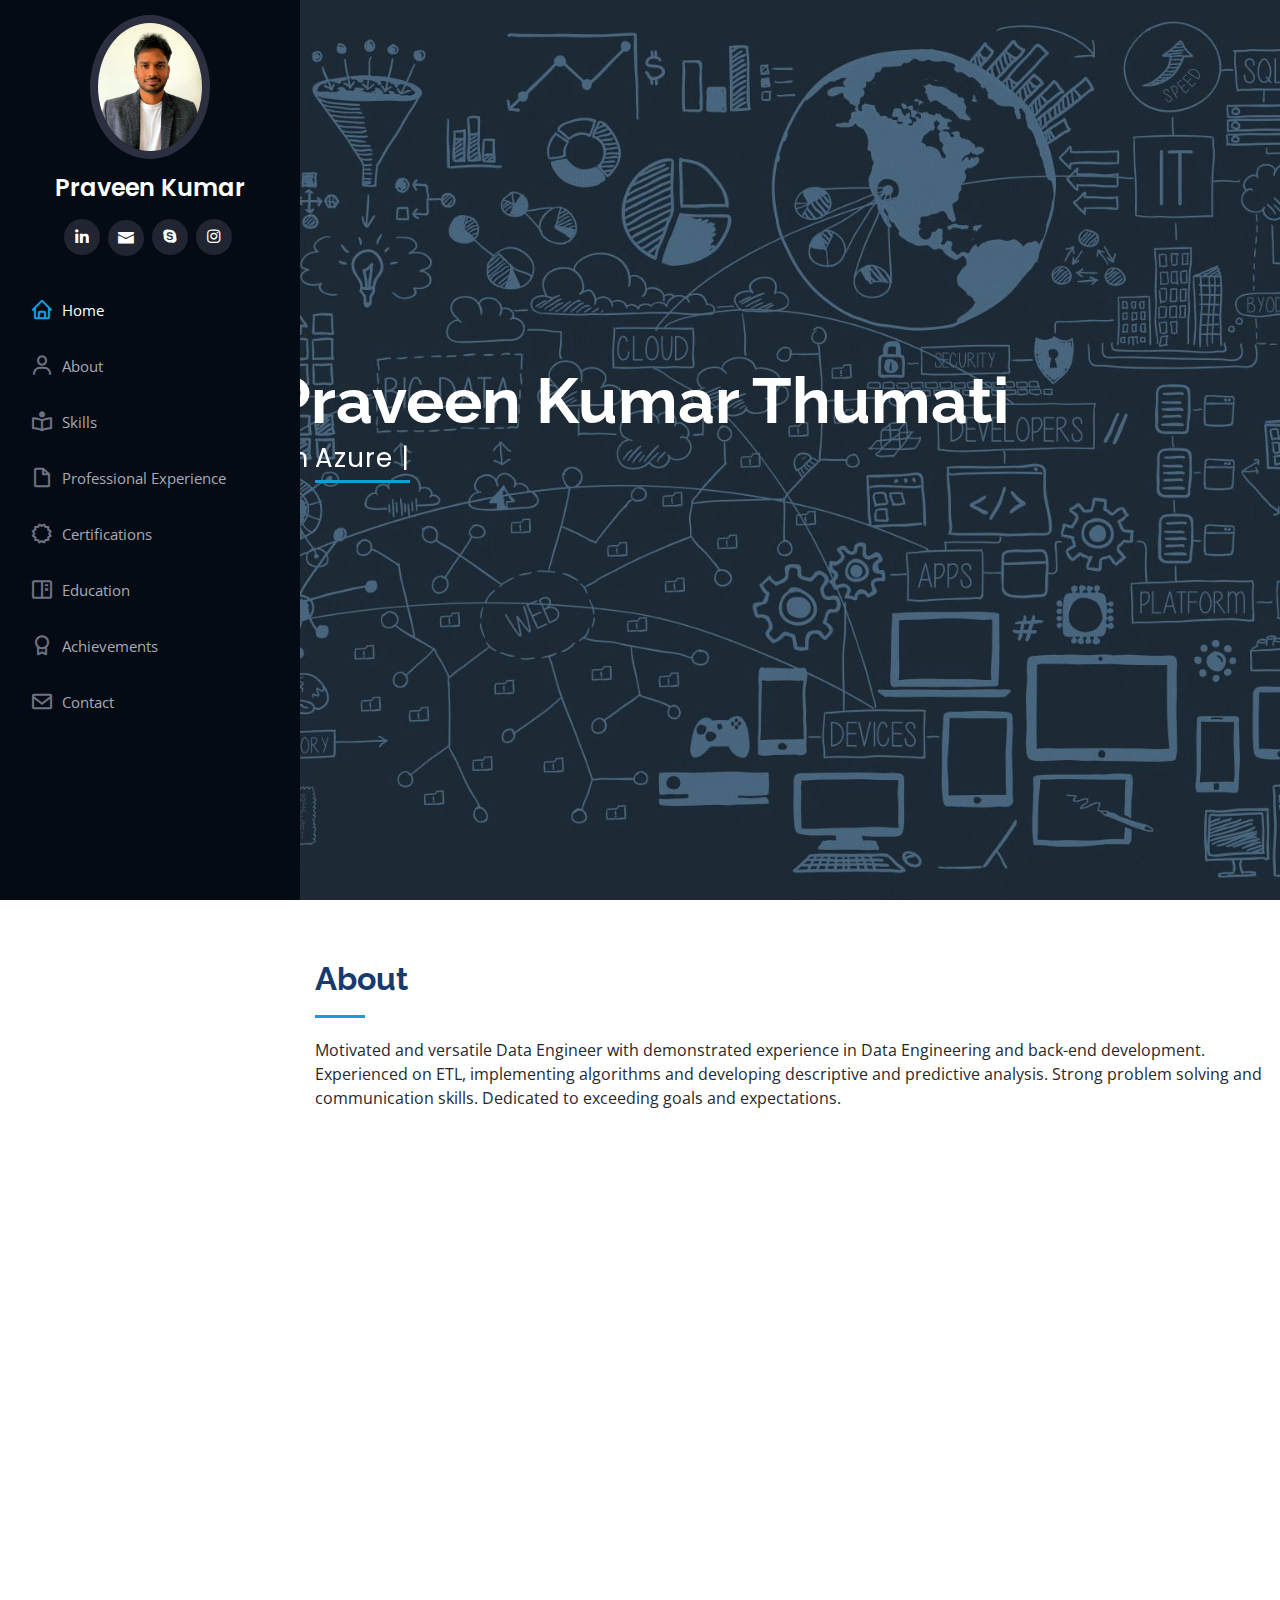
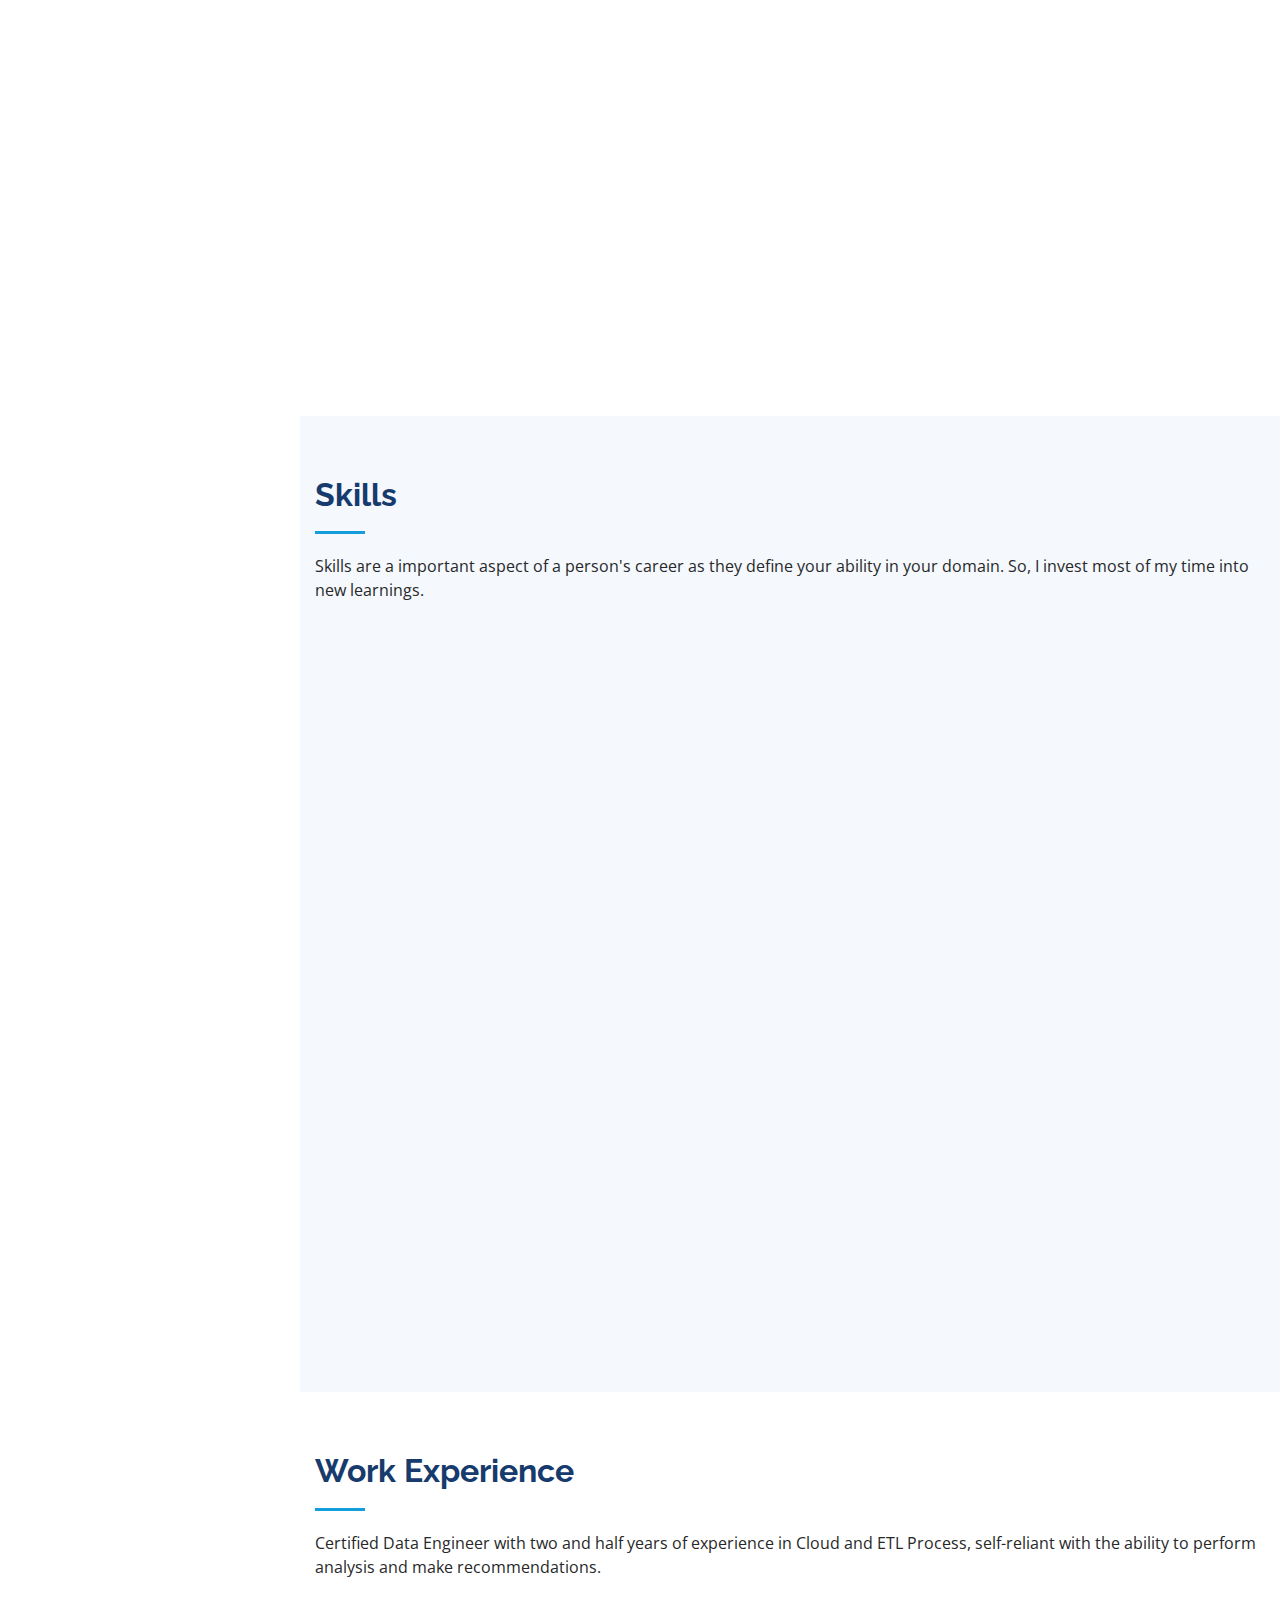
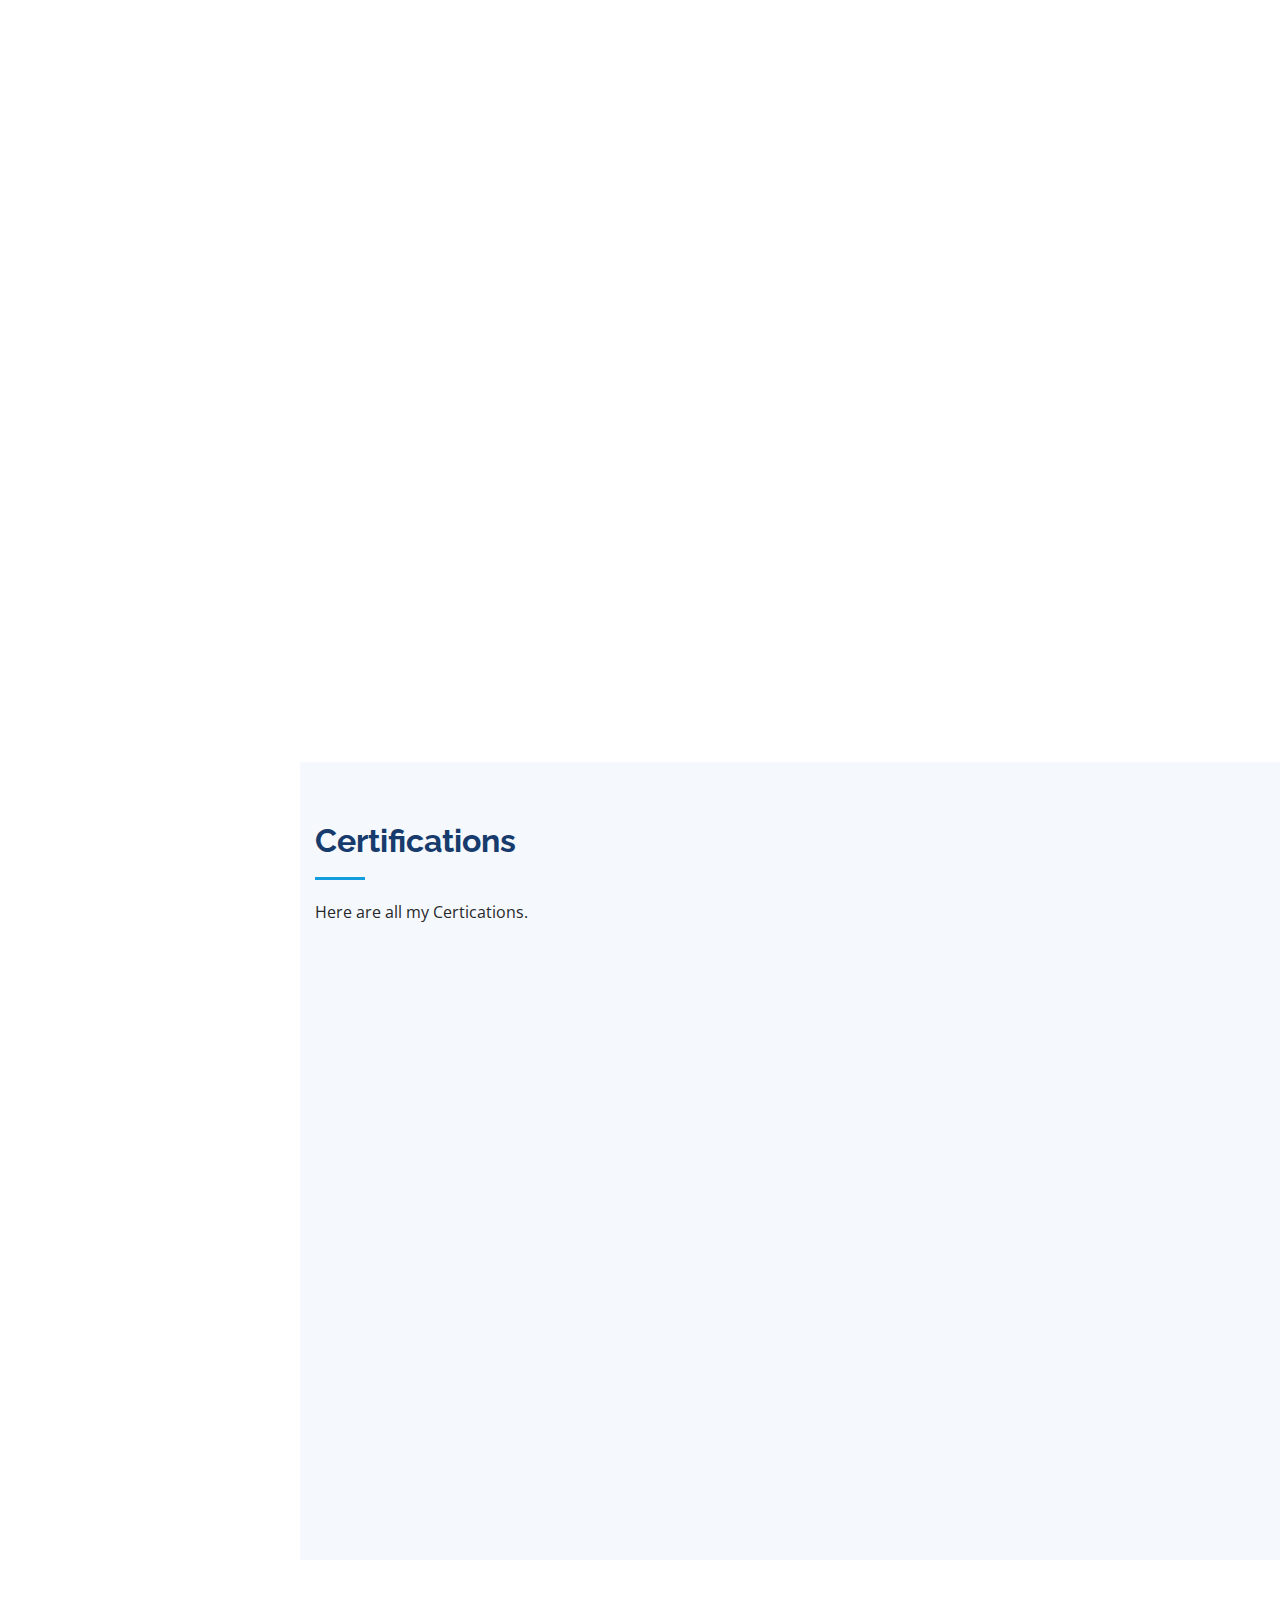
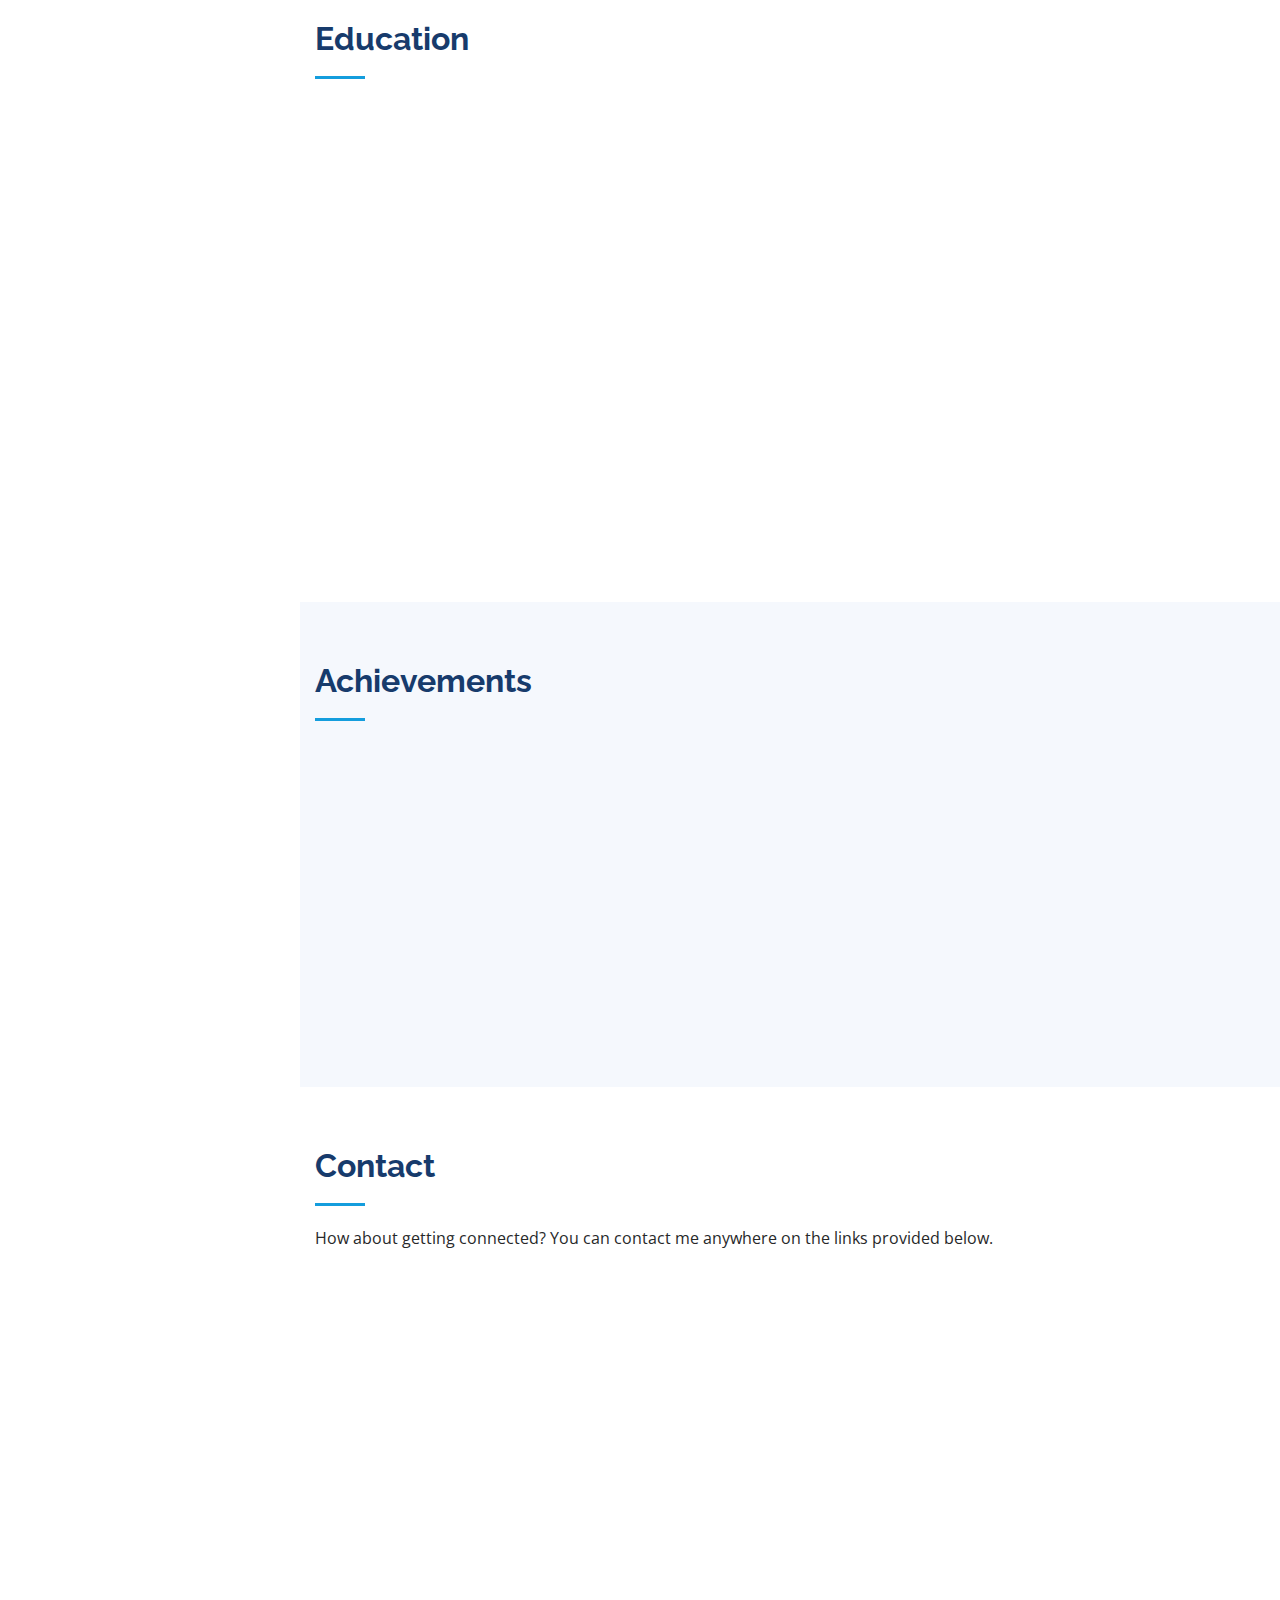
<file: index_1.html>
<!DOCTYPE html>
<html lang="en">

<head>
  <meta charset="utf-8">
  <meta content="width=device-width, initial-scale=1.0" name="viewport">

  <title>Praveen Kumar Thumati</title>
  <meta content="" name="description">
  <meta content="" name="keywords">

  <!-- Google Fonts -->
  <link href="https://fonts.googleapis.com/css?family=Open+Sans:300,300i,400,400i,600,600i,700,700i|Raleway:300,300i,400,400i,500,500i,600,600i,700,700i|Poppins:300,300i,400,400i,500,500i,600,600i,700,700i" rel="stylesheet">

  <!-- Vendor CSS Files -->
  <link href="assets/vendor/bootstrap/css/bootstrap.min.css" rel="stylesheet">
  <link href="assets/vendor/icofont/icofont.min.css" rel="stylesheet">
  <link href="assets/vendor/boxicons/css/boxicons.min.css" rel="stylesheet">
  <link href="assets/vendor/venobox/venobox.css" rel="stylesheet">
  <link href="assets/vendor/owl.carousel/assets/owl.carousel.min.css" rel="stylesheet">
  <link href="assets/vendor/aos/aos.css" rel="stylesheet">

  <!-- Template Main CSS File -->
  <link href="assets/css/style.css" rel="stylesheet">

</head>

<body>

  <!-- ======= Mobile nav toggle button ======= -->
  <button type="button" class="mobile-nav-toggle d-xl-none"><i class="icofont-navigation-menu"></i></button>

  <!-- ======= Header ======= -->
  <header id="header">
    <div class="d-flex flex-column">

      <div class="profile">
        <img src="assets/img/profile-img.jpg" alt="" class="img-fluid rounded-circle">
        <h1 class="text-light"><a href="index.html">Praveen Kumar</a></h1>
        <div class="social-links mt-3 text-center">
		  <a href="https://www.linkedin.com/in/praveen-kumar-t" class="linkedin"><i class="bx bxl-linkedin"></i></a>
          <a href="mailto:praveenkumart27@gmail.com" class="email"><i class='icofont-envelope'></i></a>
          <a href="https://join.skype.com/invite/CT1ptA4bmbXn" class="google-plus"><i class="bx bxl-skype"></i></a>
		  <a href="https://www.instagram.com/praveenkumart27/" class="instagram"><i class="bx bxl-instagram"></i></a>
          
        </div>
      </div>

      <nav class="nav-menu">
        <ul>
          <li class="active"><a href="#hero"><i class="bx bx-home"></i> <span>Home</span></a></li>
          <li><a href="#about"><i class="bx bx-user"></i> <span>About</span></a></li>
		  <li><a href="#skills"><i class="bx bx-book-reader"></i> <span>Skills</span></a></li>
          <li><a href="#resume"><i class="bx bx-file-blank"></i> <span>Professional Experience</span></a></li>
          <li><a href="#certifications"><i class='bx bx-certification'></i>Certifications</a></li>
		  <li><a href="#education"><i class="bx bx-book-content"></i>Education</a></li>	  
          <li><a href="#achievements"><i class='bx bx-award'></i> Achievements</a></li>
          <li><a href="#contact"><i class="bx bx-envelope"></i> Contact</a></li>

        </ul>
      </nav><!-- .nav-menu -->
      <button type="button" class="mobile-nav-toggle d-xl-none"><i class="icofont-navigation-menu"></i></button>

    </div>
  </header><!-- End Header -->

  <!-- ======= Hero Section ======= -->
  <section id="hero" class="d-flex flex-column justify-content-center align-items-center">
    <div class="hero-container" data-aos="fade-in">
      <h1>Praveen Kumar Thumati</h1>
      <p>I'm <span class="typed" data-typed-items="Azure Data Engineer, AWS Data Engineer, Back-end Developer, Data Scientist"></span></p>
    </div>
  </section><!-- End Hero -->

  <main id="main">

    <!-- ======= About Section ======= -->
    <section id="about" class="about resume">
      <div class="container">

        <div class="section-title">
          <h2>About</h2>
          <p>Motivated and versatile Data Engineer with demonstrated experience in Data Engineering and back-end development. Experienced on ETL, implementing algorithms and developing descriptive and predictive analysis. Strong problem solving and communication skills. Dedicated to exceeding goals and expectations.</p>
        </div>

        <div class="row">
          <div class="col-lg-4" data-aos="fade-right">
            <img src="assets/img/profile-img.jpg" class="img-fluid" alt="">
          </div>
		  <div class="col-lg-8 pt-4 pt-lg-0 pl-lg-5 content" data-aos="fade-left" data-aos-delay="100">
		  
		  
            <h3 class="resume-title">Journey</h3>
      <div class="resume-item">
              <h4>Data Engineer</h4>
              <h5>January,2022 - Present</h5>
              <p><em>KPMG, United Kingdom </em></p>
            </div>
			<div class="resume-item">
              <h4>MSc. Data Science and Analytics</h4>
              <h5>January,2021 - December 2021</h5>
              <p><em>Royal Holloway University of London, United Kingdom </em></p>
            </div>
			<div class="resume-item">
              <h4>Associate Consultant</h4>
              <h5>June, 2018 - December, 2020</h5>
              <p><em> Capgemini, India </em></p>
            </div>
			<div class="resume-item">
              <h4>BTech. Electronics and Communication Engineering</h4>
              <h5>August, 2014 - May, 2018</h5>
              <p><em> Sri Venkateswara College of Engineering, Tirupati, India </em></p>
            </div>
			<div class="resume-item">
              <h4>Intermediate(+2)</h4>
              <h5>August, 2012 - April, 2014</h5>
              <p><em> Narayana Junior College, Nellore, India </em></p>
            </div>
            <div class="resume-item">
              <h4>10 th</h4>
              <h5>2011- 2012</h5>
              <p><em>Camford English Medium High School, Chittoor, India </em></p>
            </div>
			<div class="resume-item">
              <h4>Born Day</h4>
              <h5>27 July 1996</h5>
              <p><em>Andhra Pradesh, India </em></p>
            </div>
            
          </div>
        </div>

      </div>
    </section><!-- End About Section -->


    <!-- ======= Skills Section ======= -->
    <section id="skills" class="skills section-bg">
      <div class="container">

        <div class="section-title">
          <h2>Skills</h2>
          <p>Skills are a important aspect of a person's career as they define your ability in your domain. So, I invest most of my time into new learnings.</p>
        </div>

        <div class="row skills-content">

          <div class="col-lg-6" data-aos="fade-up">

            <div class="progress">
              <span class="skill">Azure Data Factory <i class="val">95%</i></span>
              <div class="progress-bar-wrap">
                <div class="progress-bar" role="progressbar" aria-valuenow="95" aria-valuemin="0" aria-valuemax="100"></div>
              </div>
            </div>
			
			<div class="progress">
              <span class="skill">Azure Data Bricks <i class="val">85%</i></span>
              <div class="progress-bar-wrap">
                <div class="progress-bar" role="progressbar" aria-valuenow="85" aria-valuemin="0" aria-valuemax="100"></div>
              </div>
            </div>
			<div class="progress">
              <span class="skill">Azure Synapse Analytics <i class="val">90%</i></span>
              <div class="progress-bar-wrap">
                <div class="progress-bar" role="progressbar" aria-valuenow="90" aria-valuemin="0" aria-valuemax="100"></div>
              </div>
            </div>
			<div class="progress">
              <span class="skill">Azure Data Lake Service <i class="val">90%</i></span>
              <div class="progress-bar-wrap">
                <div class="progress-bar" role="progressbar" aria-valuenow="90" aria-valuemin="0" aria-valuemax="100"></div>
              </div>
            </div>
            <div class="progress">
              <span class="skill">Azure SQL Server <i class="val">95%</i></span>
              <div class="progress-bar-wrap">
                <div class="progress-bar" role="progressbar" aria-valuenow="95" aria-valuemin="0" aria-valuemax="100"></div>
              </div>
            </div>
            <div class="progress">
              <span class="skill">Azure CosmosDB <i class="val">70%</i></span>
              <div class="progress-bar-wrap">
                <div class="progress-bar" role="progressbar" aria-valuenow="70" aria-valuemin="0" aria-valuemax="100"></div>
              </div>
            </div>
			<div class="progress">
              <span class="skill">Azure Logic Apps<i class="val">80%</i></span>
              <div class="progress-bar-wrap">
                <div class="progress-bar" role="progressbar" aria-valuenow="80" aria-valuemin="0" aria-valuemax="100"></div>
              </div>
            </div>
			<div class="progress">
              <span class="skill">Azure DevOps<i class="val">70%</i></span>
              <div class="progress-bar-wrap">
                <div class="progress-bar" role="progressbar" aria-valuenow="70" aria-valuemin="0" aria-valuemax="100"></div>
              </div>
            </div>
			<div class="progress">
              <span class="skill">Azure Virtual Machine<i class="val">90%</i></span>
              <div class="progress-bar-wrap">
                <div class="progress-bar" role="progressbar" aria-valuenow="90" aria-valuemin="0" aria-valuemax="100"></div>
              </div>
            </div>
			<div class="progress">
              <span class="skill">Azure Key Vault<i class="val">90%</i></span>
              <div class="progress-bar-wrap">
                <div class="progress-bar" role="progressbar" aria-valuenow="90" aria-valuemin="0" aria-valuemax="100"></div>
              </div>
            </div>
			<div class="progress">
              <span class="skill">Azure Analysis Service<i class="val">60%</i></span>
              <div class="progress-bar-wrap">
                <div class="progress-bar" role="progressbar" aria-valuenow="60" aria-valuemin="0" aria-valuemax="100"></div>
              </div>
            </div>
			
			<div class="progress">
              <span class="skill">Machine Learning<i class="val">70%</i></span>
              <div class="progress-bar-wrap">
                <div class="progress-bar" role="progressbar" aria-valuenow="70" aria-valuemin="0" aria-valuemax="100"></div>
              </div>
            </div>
			<div class="progress">
              <span class="skill">Natural Language Processing <i class="val">50%</i></span>
              <div class="progress-bar-wrap">
                <div class="progress-bar" role="progressbar" aria-valuenow="50" aria-valuemin="0" aria-valuemax="100"></div>
              </div>
            </div>
			<div class="progress">
              <span class="skill">Power BI<i class="val">50%</i></span>
              <div class="progress-bar-wrap">
                <div class="progress-bar" role="progressbar" aria-valuenow="50" aria-valuemin="0" aria-valuemax="100"></div>
              </div>
            </div>

          </div>

          <div class="col-lg-6" data-aos="fade-up" data-aos-delay="100">

            <div class="progress">
              <span class="skill">AWS Glue <i class="val">80%</i></span>
              <div class="progress-bar-wrap">
                <div class="progress-bar" role="progressbar" aria-valuenow="80" aria-valuemin="0" aria-valuemax="100"></div>
              </div>
            </div>

            <div class="progress">
              <span class="skill">AWS Athena<i class="val">90%</i></span>
              <div class="progress-bar-wrap">
                <div class="progress-bar" role="progressbar" aria-valuenow="90" aria-valuemin="0" aria-valuemax="100"></div>
              </div>
            </div>

            <div class="progress">
              <span class="skill">AWS S3 <i class="val">90%</i></span>
              <div class="progress-bar-wrap">
                <div class="progress-bar" role="progressbar" aria-valuenow="90" aria-valuemin="0" aria-valuemax="100"></div>
              </div>
            </div>
			<div class="progress">
              <span class="skill">AWS EC2 <i class="val">85%</i></span>
              <div class="progress-bar-wrap">
                <div class="progress-bar" role="progressbar" aria-valuenow="85" aria-valuemin="0" aria-valuemax="100"></div>
              </div>
            </div>
			<div class="progress">
              <span class="skill">AWS EMR <i class="val">50%</i></span>
              <div class="progress-bar-wrap">
                <div class="progress-bar" role="progressbar" aria-valuenow="50" aria-valuemin="0" aria-valuemax="100"></div>
              </div>
            </div>
			<div class="progress">
              <span class="skill">AWS Lambda <i class="val">65%</i></span>
              <div class="progress-bar-wrap">
                <div class="progress-bar" role="progressbar" aria-valuenow="65" aria-valuemin="0" aria-valuemax="100"></div>
              </div>
            </div>
			<div class="progress">
              <span class="skill">AWS Redshift <i class="val">70%</i></span>
              <div class="progress-bar-wrap">
                <div class="progress-bar" role="progressbar" aria-valuenow="70" aria-valuemin="0" aria-valuemax="100"></div>
              </div>
            </div>
			<div class="progress">
              <span class="skill">AWS Cloud Watch <i class="val">90%</i></span>
              <div class="progress-bar-wrap">
                <div class="progress-bar" role="progressbar" aria-valuenow="90" aria-valuemin="0" aria-valuemax="100"></div>
              </div>
            </div>
			<div class="progress">
              <span class="skill">Python <i class="val">90%</i></span>
              <div class="progress-bar-wrap">
                <div class="progress-bar" role="progressbar" aria-valuenow="90" aria-valuemin="0" aria-valuemax="100"></div>
              </div>
            </div>
			<div class="progress">
              <span class="skill">PySpark <i class="val">95%</i></span>
              <div class="progress-bar-wrap">
                <div class="progress-bar" role="progressbar" aria-valuenow="95" aria-valuemin="0" aria-valuemax="100"></div>
              </div>
            </div>
			<div class="progress">
              <span class="skill">SQL & PL/SQL <i class="val">95%</i></span>
              <div class="progress-bar-wrap">
                <div class="progress-bar" role="progressbar" aria-valuenow="95" aria-valuemin="0" aria-valuemax="100"></div>
              </div>
            </div>
			<div class="progress">
              <span class="skill">Deep Learning<i class="val">80%</i></span>
              <div class="progress-bar-wrap">
                <div class="progress-bar" role="progressbar" aria-valuenow="80" aria-valuemin="0" aria-valuemax="100"></div>
              </div>
            </div>
			<div class="progress">
              <span class="skill">Linux/Unix<i class="val">60%</i></span>
              <div class="progress-bar-wrap">
                <div class="progress-bar" role="progressbar" aria-valuenow="60" aria-valuemin="0" aria-valuemax="100"></div>
              </div>
            </div>




          </div>

        </div>

      </div>
    </section><!-- End Skills Section -->

    <!-- ======= Resume Section ======= -->
    <section id="resume" class="resume">
      <div class="container">

        <div class="section-title">
          <h2>Work Experience</h2>
          <p>Certified Data Engineer with two and half years of experience
in Cloud and ETL Process, self-reliant with the ability to
perform analysis and make recommendations.</p>
        </div>

        <div class="row">
          <div class="col-lg-6" data-aos="fade-up">
            <h3 class="resume-title">Sumary</h3>
            <div class="resume-item pb-0">
              <ul>
                <li>Designing and implementing Big data ETL solution using Azure Data Factory, Azure Data Bricks, Azure Synapse, Azure
Data Lake and Azure SQL Server.</li>
                <li>Migrating ETL solution built on Data Factory and SQL Server to Azure Synapse analytics(Azure DWH).</li>
                <li>Designed and Built an automated notification system for Data Quality issues using Logic apps and SQL server.</li>
				<li>Built an Automation script for Cube level data validations using python.</li>
				<li>Implemented an ELTL Solution on AWS Cloud using Glue, S3, Athena, Lambda, Ec2 and DynamoDB. Used PySpark
Programming for Data pre-processing in AWS Glue.</li>
				<li>Built a model to auto create and update Materialized views on AWS Athena using EC2 and Autosys.</li>
				<li>Built a semantic data model using AWS Athena, AWS S3, and EC2.</li>
				<li>Experienced in Documenting functional and technical designs and implementation's, along side with requirement
gatherings and presenting solutions it to clients.</li>
              </ul>
            </div>
          </div>
          
          </div>
        </div>

      </div>
    </section><!-- End Resume Section -->

    <!-- ======= Portfolio Section ======= -->
    <section id="certifications" class="portfolio section-bg">
      <div class="container">

        <div class="section-title">
          <h2>Certifications</h2>
          <p>Here are all my Certications.</p></div>

        <div class="row" data-aos="fade-up">
          <div class="col-lg-12 d-flex justify-content-center">
            <ul id="portfolio-flters">
            </ul>
          </div>
        </div>

        <div class="row portfolio-container" data-aos="fade-up" data-aos-delay="100">

          <div class="col-lg-4 col-md-6 portfolio-item filter-app">
            <div class="portfolio-wrap">
              <img src="assets/cert/de.png" class="img-fluid" alt="">		  
              <div class="portfolio-links">
                <a href="assets/cert/de.png" data-gall="portfolioGallery" class="venobox" title="App 1"><i class="bx bx-plus"></i></a>
              </div>
            </div>
          </div>

          <div class="col-lg-4 col-md-6 portfolio-item filter-web">
            <div class="portfolio-wrap">
              <img src="assets/cert/da.png" class="img-fluid" alt="">
              <div class="portfolio-links">
                <a href="assets/cert/da.png" data-gall="portfolioGallery" class="venobox" title="Web 3"><i class="bx bx-plus"></i></a>
              </div>
            </div>
          </div>

          <div class="col-lg-4 col-md-6 portfolio-item filter-app">
            <div class="portfolio-wrap">
              <img src="assets/cert/af.png" class="img-fluid" alt="">
              <div class="portfolio-links">
                <a href="assets/cert/af.png" data-gall="portfolioGallery" class="venobox" title="App 2"><i class="bx bx-plus"></i></a>
              </div>
            </div>
          </div>

          <div class="col-lg-4 col-md-6 portfolio-item filter-card">
            <div class="portfolio-wrap">
              <img src="assets/cert/df.png" class="img-fluid" alt="">
              <div class="portfolio-links">
                <a href="assets/cert/df.png" data-gall="portfolioGallery" class="venobox" title="Card 2"><i class="bx bx-plus"></i></a>
              </div>
            </div>
          </div>

          <div class="col-lg-4 col-md-6 portfolio-item filter-web">
            <div class="portfolio-wrap">
              <img src="assets/cert/oci.png" class="img-fluid" alt="">
              <div class="portfolio-links">
                <a href="assets/cert/oci.png" data-gall="portfolioGallery" class="venobox" title="Web 2"><i class="bx bx-plus"></i></a>
              </div>
            </div>
          </div>

        </div>

      </div>
    </section><!-- End Portfolio Section -->

    <!-- ======= Services Section ======= -->
        <section id="education" class="resume">
      <div class="container">

        <div class="section-title">
          <h2>Education</h2>
        </div>

        <div class="row">
          <div class="col-lg-6" data-aos="fade-up">
            <h3 class="resume-title">MSc. Data Science and Analytics</h3>
            <div class="resume-item pb-0">
              <ul>
                <li>Royal Holloway University of London, United Kingdom</li>
                <li>January 2021 - Present</li>
                <li>Core Modules: Machine Learning, Deep Learning, Natural Language processing, Big Data</li>
				<li>Programming Skills: Python, R, PySpark, SQL</li>
              </ul>
            </div>
			<h3 class="resume-title">BTech. Electronics and Communication Engineering</h3>
            <div class="resume-item pb-0">
              <ul>
                <li>Sri Venkateswara College of Engineering, Tirupati India</li>
                <li>August 2014 - May 2018</li>
              </ul>
            </div>
          </div>
          
          </div>
        </div>

      </div>
    </section>
	<!-- End Services Section -->

    <!-- ======= Testimonials Section ======= -->
    <section id="achievements" class="testimonials section-bg">
      <div class="container">

        <div class="section-title">
          <h2>Achievements</h2>
        </div>
		<div class="row" data-aos="fade-up">
          <div class="col-lg-12 d-flex justify-content-center">
            <ul id="portfolio-flters">
            </ul>
          </div>
        </div>

        <div class="row portfolio-container" data-aos="fade-up" data-aos-delay="100">

          <div class="col-lg-4 col-md-6 portfolio-item filter-app">
            <div class="portfolio-wrap">
              <img src="assets/cert/xm.jpg" class="img-fluid" alt="">		  
              <div class="portfolio-links">
                <a href="assets/cert/xm.jpg" data-gall="portfolioGallery" class="venobox" title="App 1"><i class="bx bx-plus"></i></a>
              </div>
            </div>
          </div>

          <div class="col-lg-4 col-md-6 portfolio-item filter-web">
            <div class="portfolio-wrap">
              <img src="assets/cert/idea.jpg" class="img-fluid" alt="">
              <div class="portfolio-links">
                <a href="assets/cert/idea.jpg" data-gall="portfolioGallery" class="venobox" title="Web 3"><i class="bx bx-plus"></i></a>
              </div>
            </div>
          </div>

        
      </div>
    </section><!-- End Testimonials Section -->

    <!-- ======= Contact Section ======= -->
    <section id="contact" class="contact">
      <div class="container">

        <div class="section-title">
          <h2>Contact</h2>
          <p>How about getting connected?
You can contact me anywhere on the links provided below.</p></div>

        <div class="row" data-aos="fade-in">

          <div class="col-lg-5 d-flex align-items-stretch">
            <div class="info">
              <div class="address">
                <i class="icofont-google-map"></i>
                <h4>Location:</h4>
                <p>29, Ragstone Road, Slough, United Kingdom,          
				SL12PP</p>
              </div>

              <div class="email">
                <a href="mailto:praveenkumart27@gmail.com" class="email">
				<i class="icofont-envelope"></i>
                <h4>Email:</h4>
                <p>praveenkumart27@gmail.com</p>
              </div>

              <div class="phone">
                <i class="icofont-phone"></i>
                <h4>Call:</h4>
                <p>+44 74692 99025</p>
              </div>
			  
			  <div class="linkedin">
                <a href="https://www.linkedin.com/in/praveen-kumar-t" class="linkedin"><i class="bx bxl-linkedin"></i></a>
                <h4>LinkedIn:</h4>
                <p>Praveen Kumar Thumati</p>
              </div>
			  
			  

            </div>

          </div>

        </div>

      </div>
    </section><!-- End Contact Section -->

  </main><!-- End #main -->

  <!-- ======= Footer ======= -->
  <footer id="footer">
    <div class="container">
    </div>
  </footer><!-- End  Footer -->

  <a href="#" class="back-to-top"><i class="icofont-simple-up"></i></a>

  <!-- Vendor JS Files -->
  <script src="assets/vendor/jquery/jquery.min.js"></script>
  <script src="assets/vendor/bootstrap/js/bootstrap.bundle.min.js"></script>
  <script src="assets/vendor/jquery.easing/jquery.easing.min.js"></script>
  <script src="assets/vendor/php-email-form/validate.js"></script>
  <script src="assets/vendor/waypoints/jquery.waypoints.min.js"></script>
  <script src="assets/vendor/counterup/counterup.min.js"></script>
  <script src="assets/vendor/isotope-layout/isotope.pkgd.min.js"></script>
  <script src="assets/vendor/venobox/venobox.min.js"></script>
  <script src="assets/vendor/owl.carousel/owl.carousel.min.js"></script>
  <script src="assets/vendor/typed.js/typed.min.js"></script>
  <script src="assets/vendor/aos/aos.js"></script>

  <!-- Template Main JS File -->
  <script src="assets/js/main.js"></script>

</body>


</html>
</file>
<file: assets/vendor/venobox/venobox.css>
/* ------ venobox.css --------*/
.vbox-overlay *, .vbox-overlay *:before, .vbox-overlay *:after{
    -webkit-backface-visibility: hidden;
    -webkit-box-sizing:border-box;
    -moz-box-sizing:border-box;
    box-sizing:border-box;
}
.vbox-overlay * { 
    -webkit-backface-visibility: visible;
    backface-visibility: visible;
}
.vbox-overlay{
    display: -webkit-flex;
    display: flex;
    -webkit-flex-direction: column;
    flex-direction: column;
    -webkit-justify-content: center;
    justify-content: center;
    -webkit-align-items: center;
    align-items: center;
    position: fixed;
    left: 0;
    top: 0;
    bottom: 0;
    right: 0;
    z-index: 999999;
}

/* ----- navigation ----- */
.vbox-title{
    width: 100%;
    height: 40px;
    float: left;
    text-align: center;
    line-height: 28px;
    font-size: 12px;
    padding: 6px 50px;
    overflow: hidden;
    position: fixed;
    display: none;
    left: 0;
    z-index: 89;
}
.vbox-close{
    cursor: pointer;
    position: fixed;
    top: -1px;
    right: 0;
    width: 50px;
    height: 40px;
    padding: 6px;
    display: block;
    background-position:10px center;
    overflow: hidden;
    font-size: 24px;
    line-height: 1;
    text-align: center;
    z-index: 99;
}
.vbox-left{
    cursor: pointer;
    position: fixed;
    left: 0;
    height: 40px;
    overflow: hidden;
    line-height: 28px;
    font-size: 12px;
    z-index: 99;
    display: flex;
    align-items:center;
}
.vbox-num{
    display: inline-block;
    margin: 6px 0 6px 15px;
}
/* ----- Social share ----- */
.vbox-share{
    line-height: 28px;
    font-size: 12px;
    overflow: hidden;
    position: fixed;
    left: 0;
    z-index: 98;
    display: flex;
    align-items:center;
    justify-content: center;
    width: 100%;
    text-align: center;
}
.vbox-share svg{
    max-height: 28px;
    width: 28px;
    z-index: 10;
    margin-left: 12px;
    margin-top: 6px;
    margin-bottom: 6px;
    vertical-align: middle;
}


/* ----- navigation ARROWS ----- */
.vbox-next, .vbox-prev{
    position: fixed;
    top: 50%;
    margin-top: -15px;
    overflow: hidden;
    cursor: pointer;
    display: block;
    width: 45px;
    height: 45px;
    z-index: 99;
}
.vbox-next span, .vbox-prev span{
    position: relative;
    width: 20px;
    height: 20px;
    border: 2px solid transparent;
    border-top-color: #B6B6B6;
    border-right-color: #B6B6B6;
    text-indent: -100px;
    position: absolute;
    top: 8px;
    display: block;
}
.vbox-prev{
    left: 15px;
}
.vbox-next{
    right: 15px;
}
.vbox-prev span{
    left: 10px;
    -ms-transform: rotate(-135deg);
    -webkit-transform: rotate(-135deg);
    transform: rotate(-135deg);
}
.vbox-next span{
    -ms-transform: rotate(45deg);
    -webkit-transform: rotate(45deg);
    transform: rotate(45deg);
    right: 10px;
}
/* ------- inline window ------ */
.vbox-inline{
    width: 420px;
    height: 315px;
    height: 70vh;
    padding: 10px;
    background: #fff;
    margin: 0 auto;
    overflow: auto;
    text-align: left;
}
/* ------- Video & iFrames window ------ */
.venoframe{
    max-width: 100%;
    width: 100%;
    border: none;
    width: 100%;
    height: 260px;
    height: 70vh;
}
.venoframe.vbvid{
    height: 260px;
}
@media (min-width: 768px) {
    .venoframe, .vbox-inline{
        width: 90%;
        height: 360px;
        height: 70vh;
    }
    .venoframe.vbvid{
        width: 640px;
        height: 360px;
    }
}
@media (min-width: 992px) {
    .venoframe, .vbox-inline{
        max-width: 1200px;
        width: 80%;
        height: 540px;
        height: 70vh;
    }
    .venoframe.vbvid{
        width: 960px;
        height: 540px;
    }
}
/* 
Please do NOT edit this part! 
or at least read this note: http://i.imgur.com/7C0ws9e.gif
*/
.vbox-open{
    overflow: hidden;
}
.vbox-container{
    position: absolute;
    left: 0;
    right: 0;
    top: 0;
    bottom: 0;
    overflow-x: hidden;
    overflow-y: scroll;
    overflow-scrolling: touch;
    -webkit-overflow-scrolling: touch;
    z-index: 20;
    max-height: 100%;

}

.vbox-content{
    text-align: center;
    float: left;
    width: 100%;
    position: relative;
    overflow: hidden;
    padding: 20px 4%;
}
.vbox-container img{
    max-width: 100%;
    height: auto;
}
.vbox-figlio{
    box-shadow: 0 0 12px rgba(0,0,0,0.19), 0 6px 6px rgba(0,0,0,0.23);
    max-width: 100%;
    text-align: initial;
}
img.vbox-figlio{
    -webkit-user-select: none;
-khtml-user-select: none;
-moz-user-select: none;
-o-user-select: none;
user-select: none;
}
.vbox-content.swipe-left{
    margin-left: -200px !important;
}
.vbox-content.swipe-right{
    margin-left: 200px !important;
}
.vbox-animated{
    webkit-transition: margin 300ms ease-out;
    transition: margin 300ms ease-out;
}

/* ---------- preloader ----------
 * SPINKIT 
 * http://tobiasahlin.com/spinkit/
-------------------------------- */
.sk-double-bounce,.sk-rotating-plane{width:40px;height:40px;margin:40px auto}.sk-rotating-plane{background-color:#333;-webkit-animation:sk-rotatePlane 1.2s infinite ease-in-out;animation:sk-rotatePlane 1.2s infinite ease-in-out}@-webkit-keyframes sk-rotatePlane{0%{-webkit-transform:perspective(120px) rotateX(0) rotateY(0);transform:perspective(120px) rotateX(0) rotateY(0)}50%{-webkit-transform:perspective(120px) rotateX(-180.1deg) rotateY(0);transform:perspective(120px) rotateX(-180.1deg) rotateY(0)}100%{-webkit-transform:perspective(120px) rotateX(-180deg) rotateY(-179.9deg);transform:perspective(120px) rotateX(-180deg) rotateY(-179.9deg)}}@keyframes sk-rotatePlane{0%{-webkit-transform:perspective(120px) rotateX(0) rotateY(0);transform:perspective(120px) rotateX(0) rotateY(0)}50%{-webkit-transform:perspective(120px) rotateX(-180.1deg) rotateY(0);transform:perspective(120px) rotateX(-180.1deg) rotateY(0)}100%{-webkit-transform:perspective(120px) rotateX(-180deg) rotateY(-179.9deg);transform:perspective(120px) rotateX(-180deg) rotateY(-179.9deg)}}.sk-double-bounce{position:relative}.sk-double-bounce .sk-child{width:100%;height:100%;border-radius:50%;background-color:#333;opacity:.6;position:absolute;top:0;left:0;-webkit-animation:sk-doubleBounce 2s infinite ease-in-out;animation:sk-doubleBounce 2s infinite ease-in-out}.sk-chasing-dots .sk-child,.sk-spinner-pulse,.sk-three-bounce .sk-child{background-color:#333;border-radius:100%}.sk-double-bounce .sk-double-bounce2{-webkit-animation-delay:-1s;animation-delay:-1s}@-webkit-keyframes sk-doubleBounce{0%,100%{-webkit-transform:scale(0);transform:scale(0)}50%{-webkit-transform:scale(1);transform:scale(1)}}@keyframes sk-doubleBounce{0%,100%{-webkit-transform:scale(0);transform:scale(0)}50%{-webkit-transform:scale(1);transform:scale(1)}}.sk-wave{margin:40px auto;width:50px;height:40px;text-align:center;font-size:10px}.sk-wave .sk-rect{background-color:#333;height:100%;width:6px;display:inline-block;-webkit-animation:sk-waveStretchDelay 1.2s infinite ease-in-out;animation:sk-waveStretchDelay 1.2s infinite ease-in-out}.sk-wave .sk-rect1{-webkit-animation-delay:-1.2s;animation-delay:-1.2s}.sk-wave .sk-rect2{-webkit-animation-delay:-1.1s;animation-delay:-1.1s}.sk-wave .sk-rect3{-webkit-animation-delay:-1s;animation-delay:-1s}.sk-wave .sk-rect4{-webkit-animation-delay:-.9s;animation-delay:-.9s}.sk-wave .sk-rect5{-webkit-animation-delay:-.8s;animation-delay:-.8s}@-webkit-keyframes sk-waveStretchDelay{0%,100%,40%{-webkit-transform:scaleY(.4);transform:scaleY(.4)}20%{-webkit-transform:scaleY(1);transform:scaleY(1)}}@keyframes sk-waveStretchDelay{0%,100%,40%{-webkit-transform:scaleY(.4);transform:scaleY(.4)}20%{-webkit-transform:scaleY(1);transform:scaleY(1)}}.sk-wandering-cubes{margin:40px auto;width:40px;height:40px;position:relative}.sk-wandering-cubes .sk-cube{background-color:#333;width:10px;height:10px;position:absolute;top:0;left:0;-webkit-animation:sk-wanderingCube 1.8s ease-in-out -1.8s infinite both;animation:sk-wanderingCube 1.8s ease-in-out -1.8s infinite both}.sk-chasing-dots,.sk-spinner-pulse{width:40px;height:40px;margin:40px auto}.sk-wandering-cubes .sk-cube2{-webkit-animation-delay:-.9s;animation-delay:-.9s}@-webkit-keyframes sk-wanderingCube{0%{-webkit-transform:rotate(0);transform:rotate(0)}25%{-webkit-transform:translateX(30px) rotate(-90deg) scale(.5);transform:translateX(30px) rotate(-90deg) scale(.5)}50%{-webkit-transform:translateX(30px) translateY(30px) rotate(-179deg);transform:translateX(30px) translateY(30px) rotate(-179deg)}50.1%{-webkit-transform:translateX(30px) translateY(30px) rotate(-180deg);transform:translateX(30px) translateY(30px) rotate(-180deg)}75%{-webkit-transform:translateX(0) translateY(30px) rotate(-270deg) scale(.5);transform:translateX(0) translateY(30px) rotate(-270deg) scale(.5)}100%{-webkit-transform:rotate(-360deg);transform:rotate(-360deg)}}@keyframes sk-wanderingCube{0%{-webkit-transform:rotate(0);transform:rotate(0)}25%{-webkit-transform:translateX(30px) rotate(-90deg) scale(.5);transform:translateX(30px) rotate(-90deg) scale(.5)}50%{-webkit-transform:translateX(30px) translateY(30px) rotate(-179deg);transform:translateX(30px) translateY(30px) rotate(-179deg)}50.1%{-webkit-transform:translateX(30px) translateY(30px) rotate(-180deg);transform:translateX(30px) translateY(30px) rotate(-180deg)}75%{-webkit-transform:translateX(0) translateY(30px) rotate(-270deg) scale(.5);transform:translateX(0) translateY(30px) rotate(-270deg) scale(.5)}100%{-webkit-transform:rotate(-360deg);transform:rotate(-360deg)}}.sk-spinner-pulse{-webkit-animation:sk-pulseScaleOut 1s infinite ease-in-out;animation:sk-pulseScaleOut 1s infinite ease-in-out}@-webkit-keyframes sk-pulseScaleOut{0%{-webkit-transform:scale(0);transform:scale(0)}100%{-webkit-transform:scale(1);transform:scale(1);opacity:0}}@keyframes sk-pulseScaleOut{0%{-webkit-transform:scale(0);transform:scale(0)}100%{-webkit-transform:scale(1);transform:scale(1);opacity:0}}.sk-chasing-dots{position:relative;text-align:center;-webkit-animation:sk-chasingDotsRotate 2s infinite linear;animation:sk-chasingDotsRotate 2s infinite linear}.sk-chasing-dots .sk-child{width:60%;height:60%;display:inline-block;position:absolute;top:0;-webkit-animation:sk-chasingDotsBounce 2s infinite ease-in-out;animation:sk-chasingDotsBounce 2s infinite ease-in-out}.sk-chasing-dots .sk-dot2{top:auto;bottom:0;-webkit-animation-delay:-1s;animation-delay:-1s}@-webkit-keyframes sk-chasingDotsRotate{100%{-webkit-transform:rotate(360deg);transform:rotate(360deg)}}@keyframes sk-chasingDotsRotate{100%{-webkit-transform:rotate(360deg);transform:rotate(360deg)}}@-webkit-keyframes sk-chasingDotsBounce{0%,100%{-webkit-transform:scale(0);transform:scale(0)}50%{-webkit-transform:scale(1);transform:scale(1)}}@keyframes sk-chasingDotsBounce{0%,100%{-webkit-transform:scale(0);transform:scale(0)}50%{-webkit-transform:scale(1);transform:scale(1)}}.sk-three-bounce{margin:40px auto;width:80px;text-align:center}.sk-three-bounce .sk-child{width:20px;height:20px;display:inline-block;-webkit-animation:sk-three-bounce 1.4s ease-in-out 0s infinite both;animation:sk-three-bounce 1.4s ease-in-out 0s infinite both}.sk-circle .sk-child:before,.sk-fading-circle .sk-circle:before{display:block;border-radius:100%;content:'';background-color:#333}.sk-three-bounce .sk-bounce1{-webkit-animation-delay:-.32s;animation-delay:-.32s}.sk-three-bounce .sk-bounce2{-webkit-animation-delay:-.16s;animation-delay:-.16s}@-webkit-keyframes sk-three-bounce{0%,100%,80%{-webkit-transform:scale(0);transform:scale(0)}40%{-webkit-transform:scale(1);transform:scale(1)}}@keyframes sk-three-bounce{0%,100%,80%{-webkit-transform:scale(0);transform:scale(0)}40%{-webkit-transform:scale(1);transform:scale(1)}}.sk-circle{margin:40px auto;width:40px;height:40px;position:relative}.sk-circle .sk-child{width:100%;height:100%;position:absolute;left:0;top:0}.sk-circle .sk-child:before{margin:0 auto;width:15%;height:15%;-webkit-animation:sk-circleBounceDelay 1.2s infinite ease-in-out both;animation:sk-circleBounceDelay 1.2s infinite ease-in-out both}.sk-circle .sk-circle2{-webkit-transform:rotate(30deg);-ms-transform:rotate(30deg);transform:rotate(30deg)}.sk-circle .sk-circle3{-webkit-transform:rotate(60deg);-ms-transform:rotate(60deg);transform:rotate(60deg)}.sk-circle .sk-circle4{-webkit-transform:rotate(90deg);-ms-transform:rotate(90deg);transform:rotate(90deg)}.sk-circle .sk-circle5{-webkit-transform:rotate(120deg);-ms-transform:rotate(120deg);transform:rotate(120deg)}.sk-circle .sk-circle6{-webkit-transform:rotate(150deg);-ms-transform:rotate(150deg);transform:rotate(150deg)}.sk-circle .sk-circle7{-webkit-transform:rotate(180deg);-ms-transform:rotate(180deg);transform:rotate(180deg)}.sk-circle .sk-circle8{-webkit-transform:rotate(210deg);-ms-transform:rotate(210deg);transform:rotate(210deg)}.sk-circle .sk-circle9{-webkit-transform:rotate(240deg);-ms-transform:rotate(240deg);transform:rotate(240deg)}.sk-circle .sk-circle10{-webkit-transform:rotate(270deg);-ms-transform:rotate(270deg);transform:rotate(270deg)}.sk-circle .sk-circle11{-webkit-transform:rotate(300deg);-ms-transform:rotate(300deg);transform:rotate(300deg)}.sk-circle .sk-circle12{-webkit-transform:rotate(330deg);-ms-transform:rotate(330deg);transform:rotate(330deg)}.sk-circle .sk-circle2:before{-webkit-animation-delay:-1.1s;animation-delay:-1.1s}.sk-circle .sk-circle3:before{-webkit-animation-delay:-1s;animation-delay:-1s}.sk-circle .sk-circle4:before{-webkit-animation-delay:-.9s;animation-delay:-.9s}.sk-circle .sk-circle5:before{-webkit-animation-delay:-.8s;animation-delay:-.8s}.sk-circle .sk-circle6:before{-webkit-animation-delay:-.7s;animation-delay:-.7s}.sk-circle .sk-circle7:before{-webkit-animation-delay:-.6s;animation-delay:-.6s}.sk-circle .sk-circle8:before{-webkit-animation-delay:-.5s;animation-delay:-.5s}.sk-circle .sk-circle9:before{-webkit-animation-delay:-.4s;animation-delay:-.4s}.sk-circle .sk-circle10:before{-webkit-animation-delay:-.3s;animation-delay:-.3s}.sk-circle .sk-circle11:before{-webkit-animation-delay:-.2s;animation-delay:-.2s}.sk-circle .sk-circle12:before{-webkit-animation-delay:-.1s;animation-delay:-.1s}@-webkit-keyframes sk-circleBounceDelay{0%,100%,80%{-webkit-transform:scale(0);transform:scale(0)}40%{-webkit-transform:scale(1);transform:scale(1)}}@keyframes sk-circleBounceDelay{0%,100%,80%{-webkit-transform:scale(0);transform:scale(0)}40%{-webkit-transform:scale(1);transform:scale(1)}}.sk-cube-grid{width:40px;height:40px;margin:40px auto}.sk-cube-grid .sk-cube{width:33.33%;height:33.33%;background-color:#333;float:left;-webkit-animation:sk-cubeGridScaleDelay 1.3s infinite ease-in-out;animation:sk-cubeGridScaleDelay 1.3s infinite ease-in-out}.sk-cube-grid .sk-cube1{-webkit-animation-delay:.2s;animation-delay:.2s}.sk-cube-grid .sk-cube2{-webkit-animation-delay:.3s;animation-delay:.3s}.sk-cube-grid .sk-cube3{-webkit-animation-delay:.4s;animation-delay:.4s}.sk-cube-grid .sk-cube4{-webkit-animation-delay:.1s;animation-delay:.1s}.sk-cube-grid .sk-cube5{-webkit-animation-delay:.2s;animation-delay:.2s}.sk-cube-grid .sk-cube6{-webkit-animation-delay:.3s;animation-delay:.3s}.sk-cube-grid .sk-cube7{-webkit-animation-delay:0ms;animation-delay:0ms}.sk-cube-grid .sk-cube8{-webkit-animation-delay:.1s;animation-delay:.1s}.sk-cube-grid .sk-cube9{-webkit-animation-delay:.2s;animation-delay:.2s}@-webkit-keyframes sk-cubeGridScaleDelay{0%,100%,70%{-webkit-transform:scale3D(1,1,1);transform:scale3D(1,1,1)}35%{-webkit-transform:scale3D(0,0,1);transform:scale3D(0,0,1)}}@keyframes sk-cubeGridScaleDelay{0%,100%,70%{-webkit-transform:scale3D(1,1,1);transform:scale3D(1,1,1)}35%{-webkit-transform:scale3D(0,0,1);transform:scale3D(0,0,1)}}.sk-fading-circle{margin:40px auto;width:40px;height:40px;position:relative}.sk-fading-circle .sk-circle{width:100%;height:100%;position:absolute;left:0;top:0}.sk-fading-circle .sk-circle:before{margin:0 auto;width:15%;height:15%;-webkit-animation:sk-circleFadeDelay 1.2s infinite ease-in-out both;animation:sk-circleFadeDelay 1.2s infinite ease-in-out both}.sk-fading-circle .sk-circle2{-webkit-transform:rotate(30deg);-ms-transform:rotate(30deg);transform:rotate(30deg)}.sk-fading-circle .sk-circle3{-webkit-transform:rotate(60deg);-ms-transform:rotate(60deg);transform:rotate(60deg)}.sk-fading-circle .sk-circle4{-webkit-transform:rotate(90deg);-ms-transform:rotate(90deg);transform:rotate(90deg)}.sk-fading-circle .sk-circle5{-webkit-transform:rotate(120deg);-ms-transform:rotate(120deg);transform:rotate(120deg)}.sk-fading-circle .sk-circle6{-webkit-transform:rotate(150deg);-ms-transform:rotate(150deg);transform:rotate(150deg)}.sk-fading-circle .sk-circle7{-webkit-transform:rotate(180deg);-ms-transform:rotate(180deg);transform:rotate(180deg)}.sk-fading-circle .sk-circle8{-webkit-transform:rotate(210deg);-ms-transform:rotate(210deg);transform:rotate(210deg)}.sk-fading-circle .sk-circle9{-webkit-transform:rotate(240deg);-ms-transform:rotate(240deg);transform:rotate(240deg)}.sk-fading-circle .sk-circle10{-webkit-transform:rotate(270deg);-ms-transform:rotate(270deg);transform:rotate(270deg)}.sk-fading-circle .sk-circle11{-webkit-transform:rotate(300deg);-ms-transform:rotate(300deg);transform:rotate(300deg)}.sk-fading-circle .sk-circle12{-webkit-transform:rotate(330deg);-ms-transform:rotate(330deg);transform:rotate(330deg)}.sk-fading-circle .sk-circle2:before{-webkit-animation-delay:-1.1s;animation-delay:-1.1s}.sk-fading-circle .sk-circle3:before{-webkit-animation-delay:-1s;animation-delay:-1s}.sk-fading-circle .sk-circle4:before{-webkit-animation-delay:-.9s;animation-delay:-.9s}.sk-fading-circle .sk-circle5:before{-webkit-animation-delay:-.8s;animation-delay:-.8s}.sk-fading-circle .sk-circle6:before{-webkit-animation-delay:-.7s;animation-delay:-.7s}.sk-fading-circle .sk-circle7:before{-webkit-animation-delay:-.6s;animation-delay:-.6s}.sk-fading-circle .sk-circle8:before{-webkit-animation-delay:-.5s;animation-delay:-.5s}.sk-fading-circle .sk-circle9:before{-webkit-animation-delay:-.4s;animation-delay:-.4s}.sk-fading-circle .sk-circle10:before{-webkit-animation-delay:-.3s;animation-delay:-.3s}.sk-fading-circle .sk-circle11:before{-webkit-animation-delay:-.2s;animation-delay:-.2s}.sk-fading-circle .sk-circle12:before{-webkit-animation-delay:-.1s;animation-delay:-.1s}@-webkit-keyframes sk-circleFadeDelay{0%,100%,39%{opacity:0}40%{opacity:1}}@keyframes sk-circleFadeDelay{0%,100%,39%{opacity:0}40%{opacity:1}}.sk-folding-cube{margin:40px auto;width:40px;height:40px;position:relative;-webkit-transform:rotateZ(45deg);transform:rotateZ(45deg)}.sk-folding-cube .sk-cube{float:left;width:50%;height:50%;position:relative;-webkit-transform:scale(1.1);-ms-transform:scale(1.1);transform:scale(1.1)}.sk-folding-cube .sk-cube:before{content:'';position:absolute;top:0;left:0;width:100%;height:100%;background-color:#333;-webkit-animation:sk-foldCubeAngle 2.4s infinite linear both;animation:sk-foldCubeAngle 2.4s infinite linear both;-webkit-transform-origin:100% 100%;-ms-transform-origin:100% 100%;transform-origin:100% 100%}.sk-folding-cube .sk-cube2{-webkit-transform:scale(1.1) rotateZ(90deg);transform:scale(1.1) rotateZ(90deg)}.sk-folding-cube .sk-cube3{-webkit-transform:scale(1.1) rotateZ(180deg);transform:scale(1.1) rotateZ(180deg)}.sk-folding-cube .sk-cube4{-webkit-transform:scale(1.1) rotateZ(270deg);transform:scale(1.1) rotateZ(270deg)}.sk-folding-cube .sk-cube2:before{-webkit-animation-delay:.3s;animation-delay:.3s}.sk-folding-cube .sk-cube3:before{-webkit-animation-delay:.6s;animation-delay:.6s}.sk-folding-cube .sk-cube4:before{-webkit-animation-delay:.9s;animation-delay:.9s}@-webkit-keyframes sk-foldCubeAngle{0%,10%{-webkit-transform:perspective(140px) rotateX(-180deg);transform:perspective(140px) rotateX(-180deg);opacity:0}25%,75%{-webkit-transform:perspective(140px) rotateX(0);transform:perspective(140px) rotateX(0);opacity:1}100%,90%{-webkit-transform:perspective(140px) rotateY(180deg);transform:perspective(140px) rotateY(180deg);opacity:0}}@keyframes sk-foldCubeAngle{0%,10%{-webkit-transform:perspective(140px) rotateX(-180deg);transform:perspective(140px) rotateX(-180deg);opacity:0}25%,75%{-webkit-transform:perspective(140px) rotateX(0);transform:perspective(140px) rotateX(0);opacity:1}100%,90%{-webkit-transform:perspective(140px) rotateY(180deg);transform:perspective(140px) rotateY(180deg);opacity:0}}
</file>
<file: assets/css/style.css>
/*--------------------------------------------------------------
# General
--------------------------------------------------------------*/
body {
  font-family: "Open Sans", sans-serif;
  color: #272829;
}

a {
  color: #149ddd;
}

a:hover {
  color: #37b3ed;
  text-decoration: none;
}

h1,
h2,
h3,
h4,
h5,
h6 {
  font-family: "Raleway", sans-serif;
}

/*--------------------------------------------------------------
# Back to top button
--------------------------------------------------------------*/
.back-to-top {
  position: fixed;
  display: none;
  width: 40px;
  height: 40px;
  border-radius: 50px;
  right: 15px;
  bottom: 15px;
  background: #149ddd;
  color: #fff;
  transition: display 0.5s ease-in-out;
  z-index: 99999;
}

.back-to-top i {
  font-size: 24px;
  position: absolute;
  top: 7px;
  left: 8px;
}

.back-to-top:hover {
  color: #fff;
  background: #2eafec;
  transition: background 0.2s ease-in-out;
}

/*--------------------------------------------------------------
# Header
--------------------------------------------------------------*/
#header {
  position: fixed;
  top: 0;
  left: 0;
  bottom: 0;
  width: 300px;
  transition: all ease-in-out 0.5s;
  z-index: 9997;
  transition: all 0.5s;
  padding: 0 15px;
  background: #040b14;
  overflow-y: auto;
}

#header .profile img {
  margin: 15px auto;
  display: block;
  width: 120px;
  border: 8px solid #2c2f3f;
}

#header .profile h1 {
  font-size: 24px;
  margin: 0;
  padding: 0;
  font-weight: 600;
  -moz-text-align-last: center;
  text-align-last: center;
  font-family: "Poppins", sans-serif;
}

#header .profile h1 a,
#header .profile h1 a:hover {
  color: #fff;
  text-decoration: none;
}

#header .profile .social-links a {
  font-size: 18px;
  display: inline-block;
  background: #212431;
  color: #fff;
  line-height: 1;
  padding: 8px 0;
  margin-right: 4px;
  border-radius: 50%;
  text-align: center;
  width: 36px;
  height: 36px;
  transition: 0.3s;
}

#header .profile .social-links a:hover {
  background: #149ddd;
  color: #fff;
  text-decoration: none;
}

#main {
  margin-left: 300px;
}

@media (max-width: 1199px) {
  #header {
    left: -300px;
  }

  #main {
    margin-left: 0;
  }
}

/*--------------------------------------------------------------
# Navigation Menu
--------------------------------------------------------------*/
/* Desktop Navigation */
.nav-menu {
  padding-top: 30px;
}

.nav-menu * {
  margin: 0;
  padding: 0;
  list-style: none;
}

.nav-menu>ul>li {
  position: relative;
  white-space: nowrap;
}

.nav-menu a {
  display: flex;
  align-items: center;
  color: #a8a9b4;
  padding: 12px 15px;
  margin-bottom: 8px;
  transition: 0.3s;
  font-size: 15px;
}

.nav-menu a i {
  font-size: 24px;
  padding-right: 8px;
  color: #6f7180;
}

.nav-menu a:hover,
.nav-menu .active>a,
.nav-menu li:hover>a {
  text-decoration: none;
  color: #fff;
}

.nav-menu a:hover i,
.nav-menu .active>a i,
.nav-menu li:hover>a i {
  color: #149ddd;
}

/* Mobile Navigation */
.mobile-nav-toggle {
  position: fixed;
  right: 15px;
  top: 15px;
  z-index: 9998;
  border: 0;
  background: none;
  font-size: 24px;
  transition: all 0.4s;
  outline: none !important;
  line-height: 1;
  cursor: pointer;
  text-align: right;
}

.mobile-nav-toggle i {
  color: #149ddd;
}

.mobile-nav-active {
  overflow: hidden;
}

.mobile-nav-active #header {
  left: 0;
}

.mobile-nav-active .mobile-nav-toggle i {
  color: #fff;
}

/*--------------------------------------------------------------
# Hero Section
--------------------------------------------------------------*/
#hero {
  width: 100%;
  height: 100vh;
  background: url("../img/hero-bg (1).jpg") top center;
  background-size: cover;
}

#hero:before {
  content: "";
  background: rgba(5, 13, 24, 0.3);
  position: absolute;
  bottom: 0;
  top: 0;
  left: 0;
  right: 0;
  z-index: 1;
}

#hero .hero-container {
  position: relative;
  z-index: 2;
  min-width: 300px;
}

#hero h1 {
  margin: 0 0 10px 0;
  font-size: 64px;
  font-weight: 700;
  line-height: 56px;
  color: #fff;
}

#hero p {
  color: #fff;
  margin-bottom: 50px;
  font-size: 26px;
  font-family: "Poppins", sans-serif;
}

#hero p span {
  color: #fff;
  padding-bottom: 4px;
  letter-spacing: 1px;
  border-bottom: 3px solid #149ddd;
}

@media (min-width: 1024px) {
  #hero {
    background-attachment: fixed;
  }
}

@media (max-width: 768px) {
  #hero h1 {
    font-size: 28px;
    line-height: 36px;
  }

  #hero h2 {
    font-size: 18px;
    line-height: 24px;
    margin-bottom: 30px;
  }
}

/*--------------------------------------------------------------
# Sections General
--------------------------------------------------------------*/
section {
  padding: 60px 0;
  overflow: hidden;
}

.section-bg {
  background: #f5f8fd;
}

.section-title {
  padding-bottom: 30px;
}

.section-title h2 {
  font-size: 32px;
  font-weight: bold;
  margin-bottom: 20px;
  padding-bottom: 20px;
  position: relative;
  color: #173b6c;
}

.section-title h2::after {
  content: '';
  position: absolute;
  display: block;
  width: 50px;
  height: 3px;
  background: #149ddd;
  bottom: 0;
  left: 0;
}

.section-title p {
  margin-bottom: 0;
}

/*--------------------------------------------------------------
# About
--------------------------------------------------------------*/
.about .content h3 {
  font-weight: 700;
  font-size: 26px;
  color: #173b6c;
}

.about .content ul {
  list-style: none;
  padding: 0;
}

.about .content ul li {
  padding-bottom: 10px;
}

.about .content ul i {
  font-size: 20px;
  padding-right: 2px;
  color: #149ddd;
}

.about .content p:last-child {
  margin-bottom: 0;
}

/*--------------------------------------------------------------
# Facts
--------------------------------------------------------------*/
.facts {
  padding-bottom: 30px;
}

.facts .count-box {
  padding: 30px;
  width: 100%;
}

.facts .count-box i {
  display: block;
  font-size: 44px;
  color: #149ddd;
  float: left;
}

.facts .count-box span {
  font-size: 48px;
  line-height: 40px;
  display: block;
  font-weight: 700;
  color: #050d18;
  margin-left: 60px;
}

.facts .count-box p {
  padding: 15px 0 0 0;
  margin: 0 0 0 60px;
  font-family: "Raleway", sans-serif;
  font-size: 14px;
  color: #122f57;
}

.facts .count-box a {
  font-weight: 600;
  display: block;
  margin-top: 20px;
  color: #122f57;
  font-size: 15px;
  font-family: "Poppins", sans-serif;
  transition: ease-in-out 0.3s;
}

.facts .count-box a:hover {
  color: #1f5297;
}

/*--------------------------------------------------------------
# Akills
--------------------------------------------------------------*/
.skills .progress {
  height: 50px;
  display: block;
  background: none;
}

.skills .progress .skill {
  padding: 10px 0;
  margin: 0 0 6px 0;
  text-transform: uppercase;
  display: block;
  font-weight: 600;
  font-family: "Poppins", sans-serif;
  color: #050d18;
}

.skills .progress .skill .val {
  float: right;
  font-style: normal;
}

.skills .progress-bar-wrap {
  background: #dce8f8;
}

.skills .progress-bar {
  width: 1px;
  height: 10px;
  transition: .9s;
  background-color: #149ddd;
}

/*--------------------------------------------------------------
# Resume
--------------------------------------------------------------*/
.resume .resume-title {
  font-size: 26px;
  font-weight: 700;
  margin-top: 20px;
  margin-bottom: 20px;
  color: #050d18;
}

.resume .resume-item {
  padding: 0 0 20px 20px;
  margin-top: -2px;
  border-left: 2px solid #1f5297;
  position: relative;
}

.resume .resume-item h4 {
  line-height: 18px;
  font-size: 18px;
  font-weight: 600;
  text-transform: uppercase;
  font-family: "Poppins", sans-serif;
  color: #050d18;
  margin-bottom: 10px;
}

.resume .resume-item h5 {
  font-size: 16px;
  background: #e4edf9;
  padding: 5px 15px;
  display: inline-block;
  font-weight: 600;
  margin-bottom: 10px;
}

.resume .resume-item ul {
  padding-left: 20px;
}

.resume .resume-item ul li {
  padding-bottom: 10px;
}

.resume .resume-item:last-child {
  padding-bottom: 0;
}

.resume .resume-item::before {
  content: "";
  position: absolute;
  width: 16px;
  height: 16px;
  border-radius: 50px;
  left: -9px;
  top: 0;
  background: #fff;
  border: 2px solid #1f5297;
}

/*--------------------------------------------------------------
# Portfolio
--------------------------------------------------------------*/
.portfolio .portfolio-item {
  margin-bottom: 30px;
}

.portfolio #portfolio-flters {
  padding: 0;
  margin: 0 auto 35px auto;
  list-style: none;
  text-align: center;
  background: #fff;
  border-radius: 50px;
  padding: 2px 15px;
}

.portfolio #portfolio-flters li {
  cursor: pointer;
  display: inline-block;
  padding: 10px 15px 8px 15px;
  font-size: 14px;
  font-weight: 600;
  line-height: 1;
  text-transform: uppercase;
  color: #272829;
  margin-bottom: 5px;
  transition: all 0.3s ease-in-out;
}

.portfolio #portfolio-flters li:hover,
.portfolio #portfolio-flters li.filter-active {
  color: #149ddd;
}

.portfolio #portfolio-flters li:last-child {
  margin-right: 0;
}

.portfolio .portfolio-wrap {
  transition: 0.3s;
  position: relative;
  overflow: hidden;
  z-index: 1;
}

.portfolio .portfolio-wrap::before {
  content: "";
  background: rgba(255, 255, 255, 0.5);
  position: absolute;
  left: 0;
  right: 0;
  top: 0;
  bottom: 0;
  transition: all ease-in-out 0.3s;
  z-index: 2;
  opacity: 0;
}

.portfolio .portfolio-wrap .portfolio-links {
  opacity: 1;
  left: 0;
  right: 0;
  bottom: -60px;
  z-index: 3;
  position: absolute;
  transition: all ease-in-out 0.3s;
  display: flex;
  justify-content: center;
}

.portfolio .portfolio-wrap .portfolio-links a {
  color: #fff;
  font-size: 28px;
  text-align: center;
  background: rgba(20, 157, 221, 0.75);
  transition: 0.3s;
  width: 50%;
}

.portfolio .portfolio-wrap .portfolio-links a:hover {
  background: rgba(20, 157, 221, 0.95);
}

.portfolio .portfolio-wrap .portfolio-links a+a {
  border-left: 1px solid #37b3ed;
}

.portfolio .portfolio-wrap:hover::before {
  top: 0;
  left: 0;
  right: 0;
  bottom: 0;
  opacity: 1;
}

.portfolio .portfolio-wrap:hover .portfolio-links {
  opacity: 1;
  bottom: 0;
}

/*--------------------------------------------------------------
# Services
--------------------------------------------------------------*/
.services .icon-box {
  margin-bottom: 20px;
}

.services .icon {
  float: left;
  display: flex;
  align-items: center;
  justify-content: center;
  width: 54px;
  height: 54px;
  background: #149ddd;
  border-radius: 50%;
  transition: 0.5s;
  border: 1px solid #149ddd;
}

.services .icon i {
  color: #fff;
  font-size: 24px;
}

.services .icon-box:hover .icon {
  background: #fff;
}

.services .icon-box:hover .icon i {
  color: #149ddd;
}

.services .title {
  margin-left: 80px;
  font-weight: 700;
  margin-bottom: 15px;
  font-size: 18px;
}

.services .title a {
  color: #343a40;
}

.services .title a:hover {
  color: #149ddd;
}

.services .description {
  margin-left: 80px;
  line-height: 24px;
  font-size: 14px;
}

/*--------------------------------------------------------------
# Testimonials
--------------------------------------------------------------*/
.testimonials .testimonial-item {
  box-sizing: content-box;
  text-align: center;
  min-height: 320px;
}

.testimonials .testimonial-item .testimonial-img {
  width: 90px;
  border-radius: 50%;
  margin: 0 auto;
}

.testimonials .testimonial-item h3 {
  font-size: 18px;
  font-weight: bold;
  margin: 10px 0 5px 0;
  color: #111;
}

.testimonials .testimonial-item h4 {
  font-size: 14px;
  color: #999;
  margin: 0;
}

.testimonials .testimonial-item .quote-icon-left,
.testimonials .testimonial-item .quote-icon-right {
  color: #c3e8fa;
  font-size: 26px;
}

.testimonials .testimonial-item .quote-icon-left {
  display: inline-block;
  left: -5px;
  position: relative;
}

.testimonials .testimonial-item .quote-icon-right {
  display: inline-block;
  right: -5px;
  position: relative;
  top: 10px;
}

.testimonials .testimonial-item p {
  font-style: italic;
  margin: 0 15px 15px 15px;
  padding: 20px;
  background: #fff;
  position: relative;
  margin-bottom: 35px;
  border-radius: 6px;
  box-shadow: 0px 2px 15px rgba(0, 0, 0, 0.1);
}

.testimonials .testimonial-item p::after {
  content: "";
  width: 0;
  height: 0;
  border-top: 20px solid #fff;
  border-right: 20px solid transparent;
  border-left: 20px solid transparent;
  position: absolute;
  bottom: -20px;
  left: calc(50% - 20px);
}

.testimonials .owl-nav,
.testimonials .owl-dots {
  margin-top: 5px;
  text-align: center;
}

.testimonials .owl-dot {
  display: inline-block;
  margin: 0 5px;
  width: 12px;
  height: 12px;
  border-radius: 50%;
  background-color: #ddd !important;
}

.testimonials .owl-dot.active {
  background-color: #149ddd !important;
}

@media (max-width: 767px) {
  .testimonials {
    margin: 30px 10px;
  }
}

/*--------------------------------------------------------------
# Contact
--------------------------------------------------------------*/
.contact {
  padding-bottom: 130px;
}

.contact .info {
  padding: 30px;
  background: #fff;
  width: 100%;
  box-shadow: 0 0 24px 0 rgba(0, 0, 0, 0.12);
}

.contact .info i {
  font-size: 20px;
  color: #149ddd;
  float: left;
  width: 44px;
  height: 44px;
  background: #dff3fc;
  display: flex;
  justify-content: center;
  align-items: center;
  border-radius: 50px;
  transition: all 0.3s ease-in-out;
}

.contact .info h4 {
  padding: 0 0 0 60px;
  font-size: 22px;
  font-weight: 600;
  margin-bottom: 5px;
  color: #050d18;
}

.contact .info p {
  padding: 0 0 10px 60px;
  margin-bottom: 20px;
  font-size: 14px;
  color: #173b6c;
}

.contact .info .email p {
  padding-top: 5px;
}

.contact .info .social-links {
  padding-left: 60px;
}

.contact .info .social-links a {
  font-size: 18px;
  display: inline-block;
  background: #333;
  color: #fff;
  line-height: 1;
  padding: 8px 0;
  border-radius: 50%;
  text-align: center;
  width: 36px;
  height: 36px;
  transition: 0.3s;
  margin-right: 10px;
}

.contact .info .social-links a:hover {
  background: #149ddd;
  color: #fff;
}

.contact .info .email:hover i,
.contact .info .address:hover i,
.contact .info .phone:hover i {
  background: #149ddd;
  color: #fff;
}

.contact .php-email-form {
  width: 100%;
  padding: 30px;
  background: #fff;
  box-shadow: 0 0 24px 0 rgba(0, 0, 0, 0.12);
}

.contact .php-email-form .form-group {
  padding-bottom: 8px;
}

.contact .php-email-form .validate {
  display: none;
  color: red;
  margin: 0 0 15px 0;
  font-weight: 400;
  font-size: 13px;
}

.contact .php-email-form .error-message {
  display: none;
  color: #fff;
  background: #ed3c0d;
  text-align: left;
  padding: 15px;
  font-weight: 600;
}

.contact .php-email-form .error-message br+br {
  margin-top: 25px;
}

.contact .php-email-form .sent-message {
  display: none;
  color: #fff;
  background: #18d26e;
  text-align: center;
  padding: 15px;
  font-weight: 600;
}

.contact .php-email-form .loading {
  display: none;
  background: #fff;
  text-align: center;
  padding: 15px;
}

.contact .php-email-form .loading:before {
  content: "";
  display: inline-block;
  border-radius: 50%;
  width: 24px;
  height: 24px;
  margin: 0 10px -6px 0;
  border: 3px solid #18d26e;
  border-top-color: #eee;
  -webkit-animation: animate-loading 1s linear infinite;
  animation: animate-loading 1s linear infinite;
}

.contact .php-email-form input,
.contact .php-email-form textarea {
  border-radius: 0;
  box-shadow: none;
  font-size: 14px;
}

.contact .php-email-form input {
  height: 44px;
}

.contact .php-email-form textarea {
  padding: 10px 12px;
}

.contact .php-email-form button[type="submit"] {
  background: #149ddd;
  border: 0;
  padding: 10px 24px;
  color: #fff;
  transition: 0.4s;
  border-radius: 4px;
}

.contact .php-email-form button[type="submit"]:hover {
  background: #37b3ed;
}

@-webkit-keyframes animate-loading {
  0% {
    transform: rotate(0deg);
  }

  100% {
    transform: rotate(360deg);
  }
}

@keyframes animate-loading {
  0% {
    transform: rotate(0deg);
  }

  100% {
    transform: rotate(360deg);
  }
}

/*--------------------------------------------------------------
# Breadcrumbs
--------------------------------------------------------------*/
.breadcrumbs {
  padding: 20px 0;
  background: #f9f9f9;
}

.breadcrumbs h2 {
  font-size: 26px;
  font-weight: 300;
}

.breadcrumbs ol {
  display: flex;
  flex-wrap: wrap;
  list-style: none;
  padding: 0;
  margin: 0;
  font-size: 15px;
}

.breadcrumbs ol li+li {
  padding-left: 10px;
}

.breadcrumbs ol li+li::before {
  display: inline-block;
  padding-right: 10px;
  color: #0e2442;
  content: "/";
}

@media (max-width: 768px) {
  .breadcrumbs .d-flex {
    display: block !important;
  }

  .breadcrumbs ol {
    display: block;
  }

  .breadcrumbs ol li {
    display: inline-block;
  }
}

/*--------------------------------------------------------------
# Portfolio Details
--------------------------------------------------------------*/
.portfolio-details {
  padding-top: 40px;
}

.portfolio-details .portfolio-details-container {
  position: relative;
}

.portfolio-details .portfolio-details-carousel {
  position: relative;
  z-index: 1;
}

.portfolio-details .portfolio-details-carousel .owl-nav,
.portfolio-details .portfolio-details-carousel .owl-dots {
  margin-top: 5px;
  text-align: left;
}

.portfolio-details .portfolio-details-carousel .owl-dot {
  display: inline-block;
  margin: 0 10px 0 0;
  width: 12px;
  height: 12px;
  border-radius: 50%;
  background-color: #ddd !important;
}

.portfolio-details .portfolio-details-carousel .owl-dot.active {
  background-color: #149ddd !important;
}

.portfolio-details .portfolio-info {
  padding: 30px;
  position: absolute;
  right: 0;
  bottom: -70px;
  background: #fff;
  box-shadow: 0px 2px 15px rgba(0, 0, 0, 0.1);
  z-index: 2;
}

.portfolio-details .portfolio-info h3 {
  font-size: 22px;
  font-weight: 400;
  margin-bottom: 20px;
  padding-bottom: 20px;
  border-bottom: 1px solid #eee;
}

.portfolio-details .portfolio-info ul {
  list-style: none;
  padding: 0;
  font-size: 15px;
}

.portfolio-details .portfolio-info ul li+li {
  margin-top: 10px;
}

.portfolio-details .portfolio-description {
  padding-top: 50px;
}

.portfolio-details .portfolio-description h2 {
  width: 50%;
  font-size: 26px;
  font-weight: 400;
  margin-bottom: 20px;
}

.portfolio-details .portfolio-description p {
  padding: 0;
}

@media (max-width: 768px) {
  .portfolio-details .portfolio-description h2 {
    width: 100%;
  }

  .portfolio-details .portfolio-info {
    position: static;
    margin-top: 30px;
  }
}

/*--------------------------------------------------------------
# Footer
--------------------------------------------------------------*/
#footer {
  padding: 15px;
  color: #f4f6fd;
  font-size: 14px;
  position: fixed;
  left: 0;
  bottom: 0;
  width: 300px;
  z-index: 9999;
  background: #040b14;
}

#footer .copyright {
  text-align: center;
}

#footer .credits {
  padding-top: 5px;
  text-align: center;
  font-size: 13px;
  color: #eaebf0;
}

@media (max-width: 1199px) {
  #footer {
    position: static;
    width: auto;
    padding-right: 20px 15px;
  }
}
</file>
